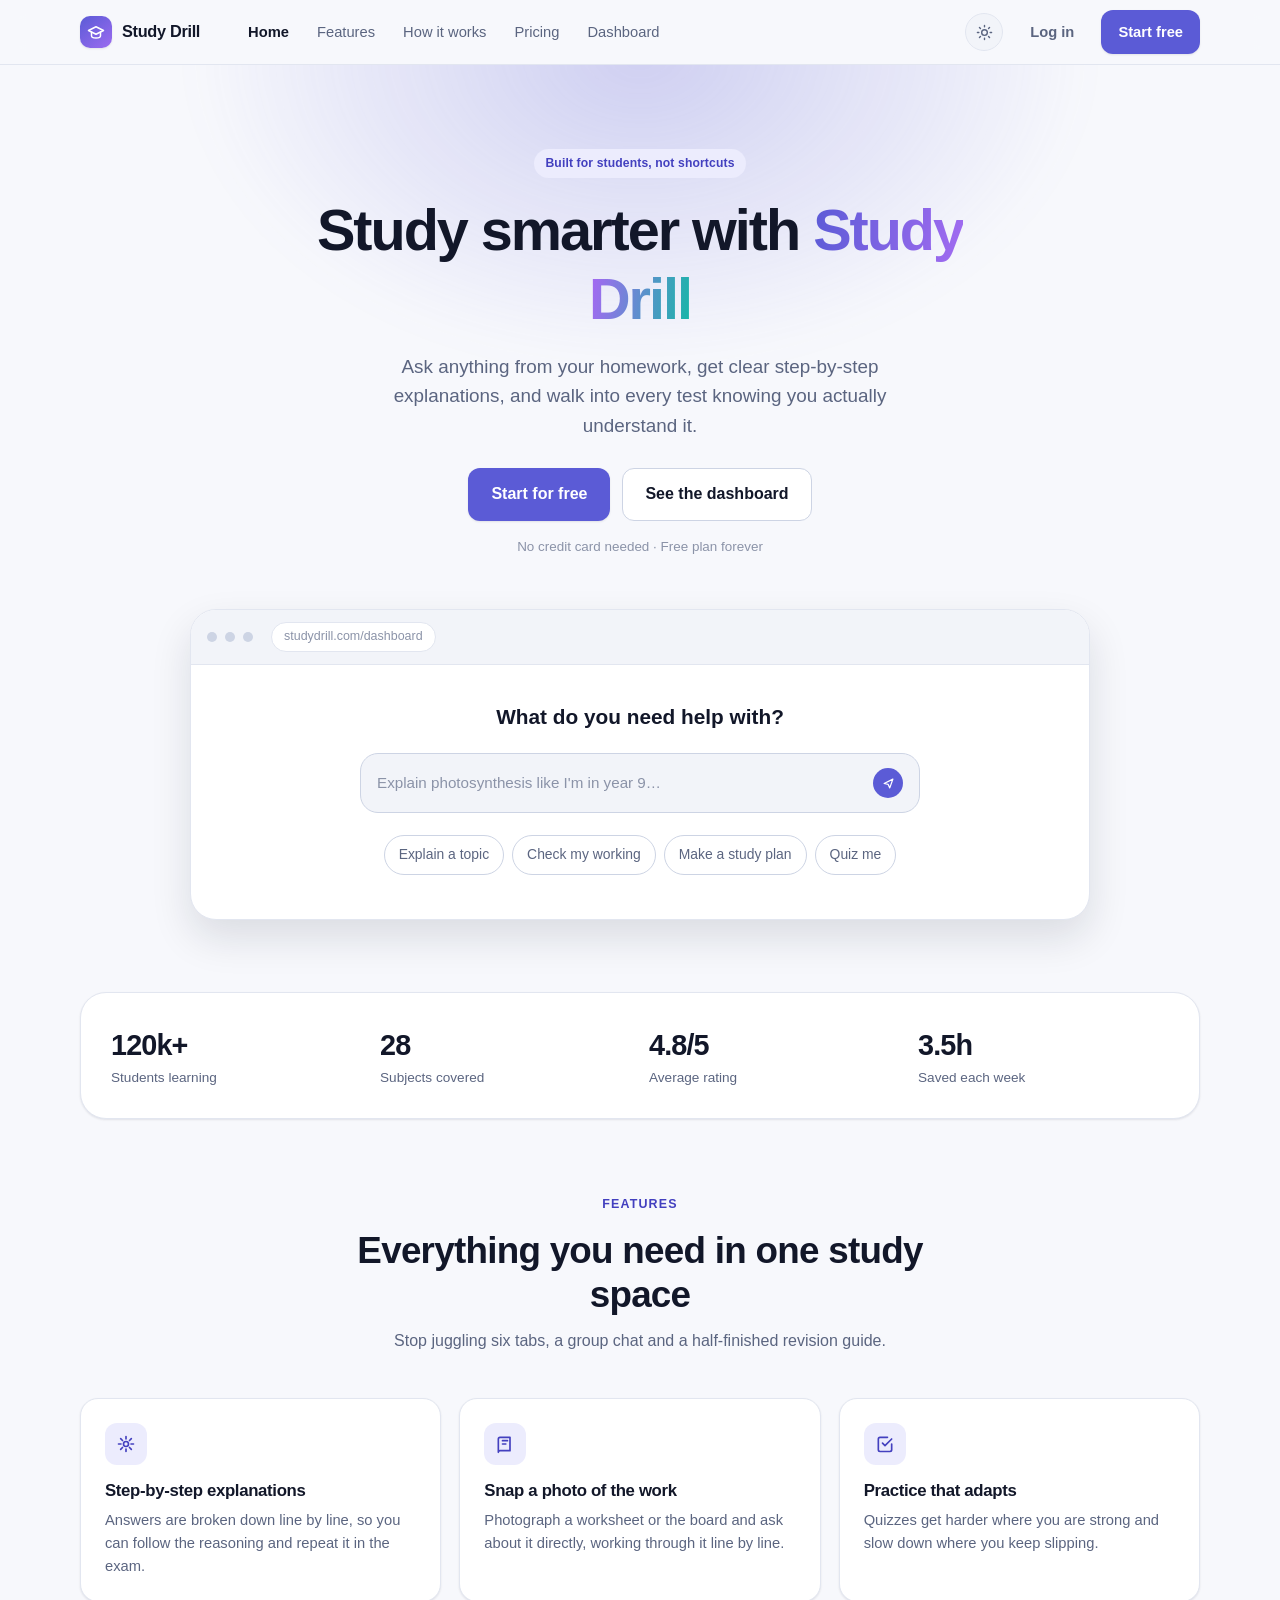
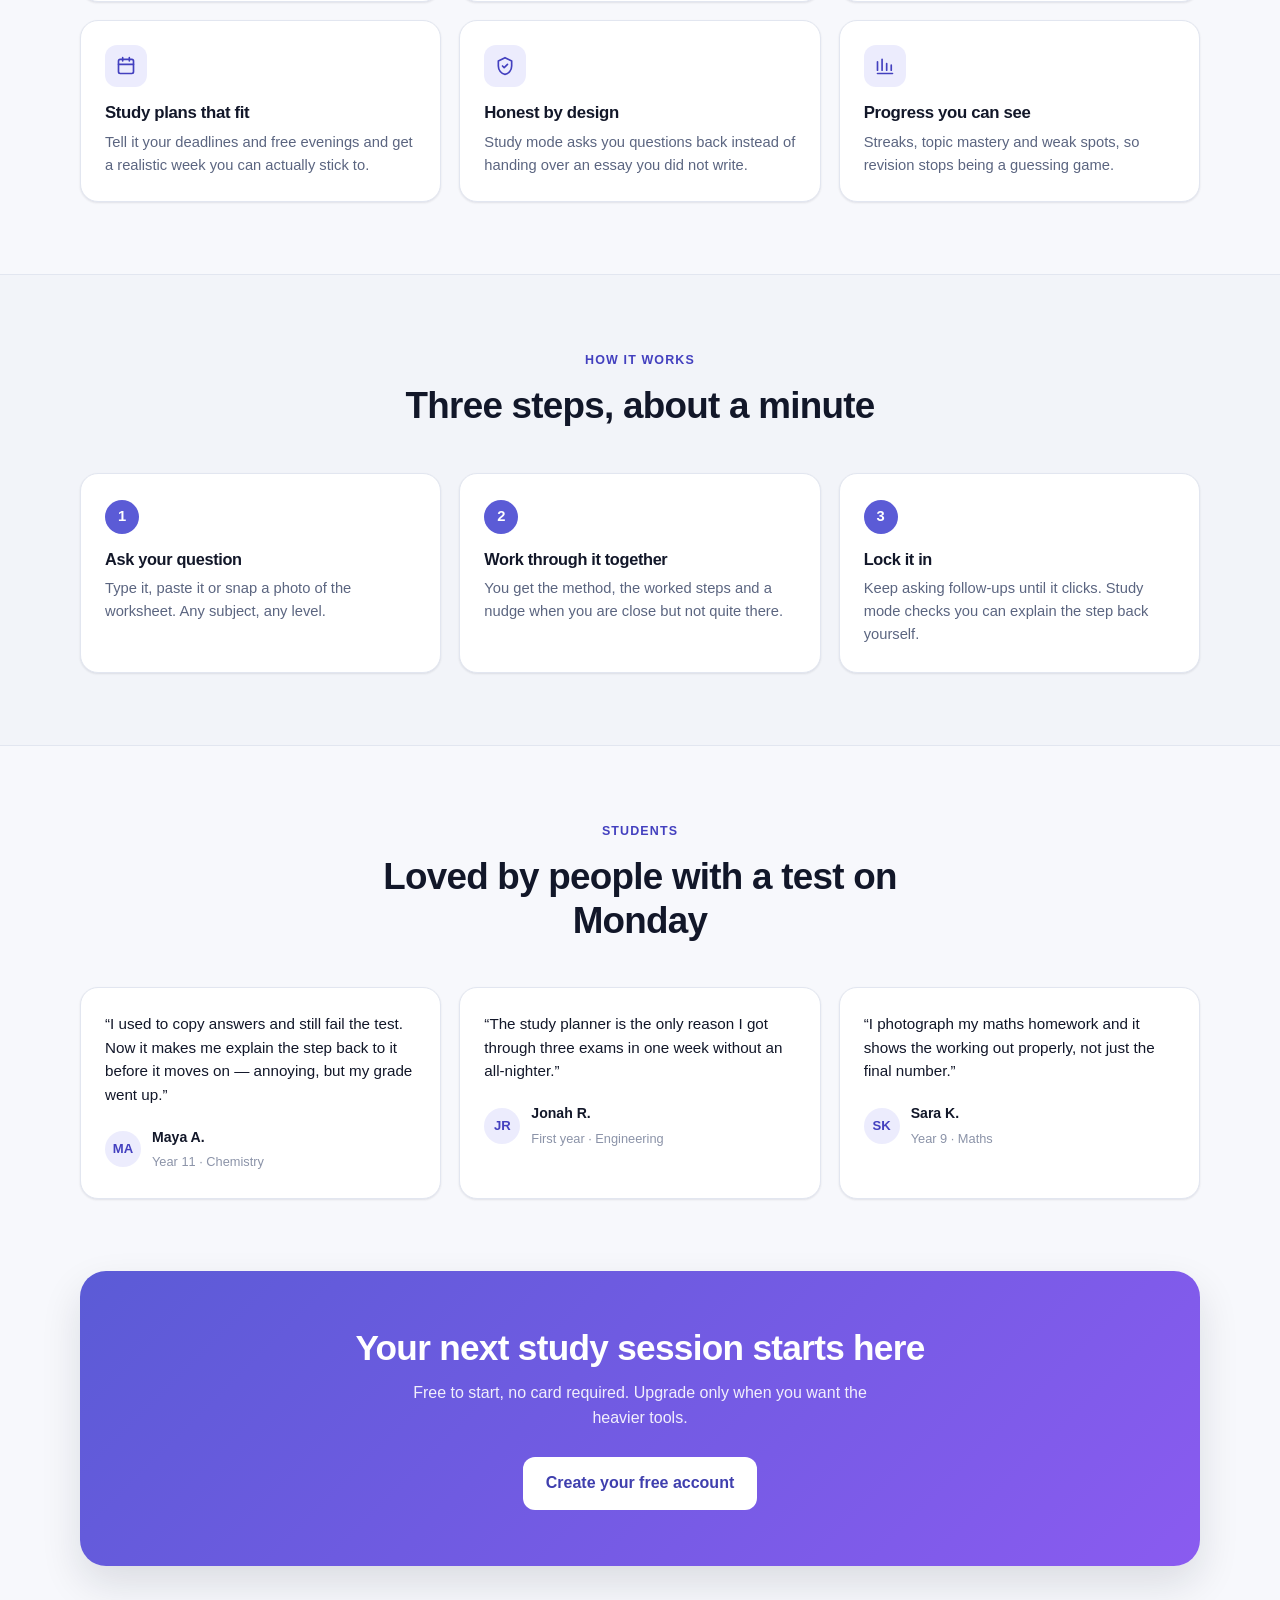
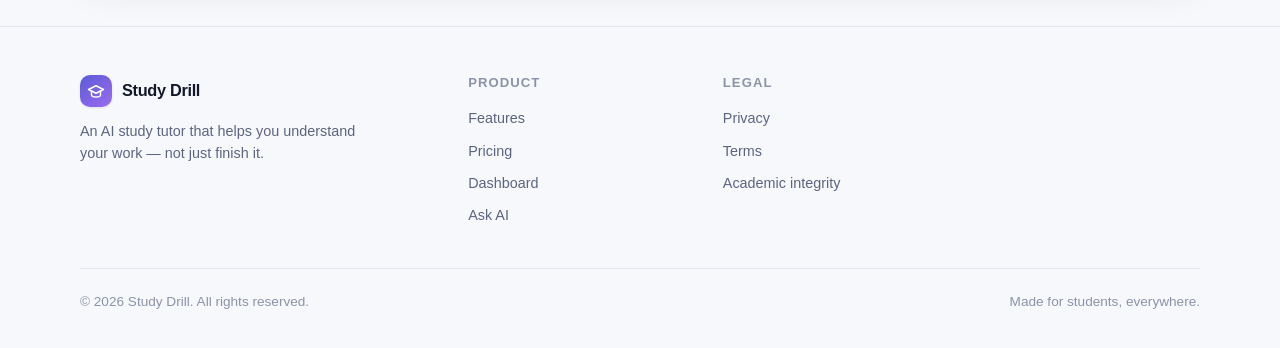
<file: index.html>
<!doctype html>
<html lang="en" data-theme="light">
<head>
<meta charset="utf-8" />
<meta name="viewport" content="width=device-width, initial-scale=1" />
<title>Study Drill — Your AI study tutor</title>
<meta name="description" content="Study Drill helps students understand homework, revise faster and stay on top of every subject — with step-by-step explanations instead of just answers." />
<link rel="icon" type="image/png" href="/favicon-96x96.png" sizes="96x96" />
<link rel="icon" type="image/svg+xml" href="/favicon.svg" />
<link rel="shortcut icon" href="/favicon.ico" />
<link rel="apple-touch-icon" sizes="180x180" href="/apple-touch-icon.png" />
<link rel="manifest" href="/site.webmanifest" />
<style data-sp="core">
/* ============================================================
   Study Drill — shared styles
   ============================================================ */

/* ---------- Tokens ---------- */
:root {
  --bg: #f7f8fc;
  --surface: #ffffff;
  --surface-2: #f2f4f9;
  --surface-3: #e9ecf5;
  --border: #e2e6f0;
  --border-strong: #cdd4e4;
  --text: #121729;
  --text-muted: #5b6580;
  --text-faint: #8b93a8;

  --brand: #5b5bd6;
  --brand-hover: #4b4bc4;
  --brand-soft: #ececfd;
  --brand-text: #4340bf;
  --accent: #14b8a6;
  --accent-soft: #dcfbf5;
  --warn-soft: #fff3da;
  --warn-text: #92610a;

  --shadow-sm: 0 1px 2px rgba(18, 23, 41, .06), 0 1px 3px rgba(18, 23, 41, .04);
  --shadow-md: 0 4px 12px rgba(18, 23, 41, .07), 0 2px 4px rgba(18, 23, 41, .04);
  --shadow-lg: 0 18px 40px rgba(18, 23, 41, .12);

  --r-sm: 8px;
  --r-md: 12px;
  --r-lg: 18px;
  --r-xl: 26px;

  --sidebar-w: 248px;
  --topbar-h: 64px;
  --maxw: 1160px;

  --font: "Inter", -apple-system, BlinkMacSystemFont, "Segoe UI", Roboto, Helvetica, Arial, sans-serif;
}

:root[data-theme="dark"] {
  --bg: #0d1017;
  --surface: #151923;
  --surface-2: #1b2130;
  --surface-3: #232a3c;
  --border: #262d3d;
  --border-strong: #38415a;
  --text: #eef1f8;
  --text-muted: #a2abc2;
  --text-faint: #7c869e;

  --brand: #7b7bf0;
  --brand-hover: #8d8df5;
  --brand-soft: #1e2140;
  --brand-text: #b3b3ff;
  --accent: #2dd4bf;
  --accent-soft: #10312f;
  --warn-soft: #3a2c0e;
  --warn-text: #f0c86a;

  --shadow-sm: 0 1px 2px rgba(0, 0, 0, .4);
  --shadow-md: 0 4px 14px rgba(0, 0, 0, .45);
  --shadow-lg: 0 20px 44px rgba(0, 0, 0, .55);
}

/* ---------- Base ---------- */
/* Components below set display, which would otherwise beat the hidden
   attribute and leave "hidden" elements on screen. */
[hidden] { display: none !important; }

*, *::before, *::after { box-sizing: border-box; }

html { -webkit-text-size-adjust: 100%; }

body {
  margin: 0;
  font-family: var(--font);
  background: var(--bg);
  color: var(--text);
  line-height: 1.55;
  -webkit-font-smoothing: antialiased;
}

h1, h2, h3, h4 { margin: 0; line-height: 1.2; letter-spacing: -.02em; font-weight: 650; }
p { margin: 0; }
a { color: inherit; text-decoration: none; }
img, svg { display: block; max-width: 100%; }
button, input, textarea, select { font: inherit; color: inherit; }

:focus-visible {
  outline: 2px solid var(--brand);
  outline-offset: 2px;
  border-radius: 4px;
}

.container { width: 100%; max-width: var(--maxw); margin-inline: auto; padding-inline: 20px; }
.muted { color: var(--text-muted); }
.faint { color: var(--text-faint); }
.center { text-align: center; }
.sr-only {
  position: absolute; width: 1px; height: 1px; padding: 0; margin: -1px;
  overflow: hidden; clip: rect(0 0 0 0); white-space: nowrap; border: 0;
}

/* ---------- Brand mark ---------- */
.brand { display: inline-flex; align-items: center; gap: 10px; font-weight: 700; letter-spacing: -.02em; }
.brand-mark {
  width: 32px; height: 32px; border-radius: 10px; flex: none;
  display: grid; place-items: center;
  background: linear-gradient(140deg, var(--brand), #9b6bf0);
  color: #fff; box-shadow: var(--shadow-sm);
}
.brand-mark svg { width: 18px; height: 18px; }
.brand-name { font-size: 1.02rem; white-space: nowrap; }

/* ---------- Buttons ---------- */
.btn {
  --btn-bg: var(--surface);
  --btn-fg: var(--text);
  --btn-bd: var(--border-strong);
  display: inline-flex; align-items: center; justify-content: center; gap: 8px;
  padding: 10px 16px; border-radius: var(--r-md);
  background: var(--btn-bg); color: var(--btn-fg);
  border: 1px solid var(--btn-bd);
  font-size: .92rem; font-weight: 560; cursor: pointer;
  transition: transform .12s ease, background .15s ease, border-color .15s ease, opacity .15s ease;
  white-space: nowrap;
}
.btn:hover { transform: translateY(-1px); }
.btn:active { transform: translateY(0); }
.btn svg { width: 16px; height: 16px; }

.btn-primary { --btn-bg: var(--brand); --btn-fg: #fff; --btn-bd: transparent; box-shadow: var(--shadow-sm); }
.btn-primary:hover { --btn-bg: var(--brand-hover); }
.btn-ghost { --btn-bg: transparent; --btn-bd: transparent; color: var(--text-muted); }
.btn-ghost:hover { --btn-bg: var(--surface-2); color: var(--text); }
.btn-soft { --btn-bg: var(--brand-soft); --btn-fg: var(--brand-text); --btn-bd: transparent; }
.btn-danger { --btn-fg: #d94a4a; --btn-bd: var(--border-strong); }
.btn-danger:hover { --btn-bg: rgba(217, 74, 74, .08); }
.btn-lg { padding: 13px 22px; font-size: 1rem; border-radius: var(--r-md); }
.btn-block { width: 100%; }

/* ---------- Form fields ---------- */
.field { display: block; margin-bottom: 16px; }
.field-label { display: block; font-size: .85rem; font-weight: 560; margin-bottom: 6px; }
.input, .select, .textarea {
  width: 100%; padding: 11px 13px;
  background: var(--surface); border: 1px solid var(--border-strong);
  border-radius: var(--r-md); font-size: .95rem;
  transition: border-color .15s ease, box-shadow .15s ease;
}
.input::placeholder, .textarea::placeholder { color: var(--text-faint); }
.input:focus, .select:focus, .textarea:focus {
  outline: none; border-color: var(--brand);
  box-shadow: 0 0 0 3px color-mix(in srgb, var(--brand) 18%, transparent);
}
.textarea { resize: vertical; min-height: 96px; }
.hint { font-size: .8rem; color: var(--text-faint); margin-top: 6px; }

/* Switch */
.switch { position: relative; display: inline-flex; flex: none; width: 44px; height: 26px; }
.switch input { position: absolute; opacity: 0; width: 100%; height: 100%; margin: 0; cursor: pointer; }
.switch span {
  position: absolute; inset: 0; border-radius: 999px;
  background: var(--surface-3); border: 1px solid var(--border-strong);
  transition: background .18s ease, border-color .18s ease; pointer-events: none;
}
.switch span::after {
  content: ""; position: absolute; top: 3px; left: 3px;
  width: 18px; height: 18px; border-radius: 50%; background: #fff;
  box-shadow: var(--shadow-sm); transition: transform .18s ease;
}
.switch input:checked + span { background: var(--brand); border-color: var(--brand); }
.switch input:checked + span::after { transform: translateX(18px); }
.switch input:focus-visible + span { outline: 2px solid var(--brand); outline-offset: 2px; }

/* ---------- Badges / chips ---------- */
.badge {
  display: inline-flex; align-items: center; gap: 6px;
  padding: 4px 10px; border-radius: 999px;
  font-size: .76rem; font-weight: 560; letter-spacing: .01em;
  background: var(--surface-2); color: var(--text-muted); border: 1px solid var(--border);
}
.badge-brand { background: var(--brand-soft); color: var(--brand-text); border-color: transparent; }
.badge-accent { background: var(--accent-soft); color: var(--accent); border-color: transparent; }
.badge-warn { background: var(--warn-soft); color: var(--warn-text); border-color: transparent; }

.chip {
  display: inline-flex; align-items: center; gap: 7px;
  padding: 8px 14px; border-radius: 999px; cursor: pointer;
  background: var(--surface); border: 1px solid var(--border-strong);
  font-size: .87rem; color: var(--text-muted);
  transition: border-color .15s ease, color .15s ease, background .15s ease;
}
.chip:hover { border-color: var(--brand); color: var(--text); background: var(--surface-2); }

/* ---------- Cards ---------- */
.card {
  background: var(--surface); border: 1px solid var(--border);
  border-radius: var(--r-lg); box-shadow: var(--shadow-sm);
}
.card-pad { padding: 22px; }

/* ---------- Theme toggle ---------- */
.theme-toggle {
  width: 38px; height: 38px; flex: none; display: grid; place-items: center;
  border-radius: 50%; cursor: pointer;
  background: var(--surface-2); border: 1px solid var(--border);
  color: var(--text-muted); transition: color .15s ease, border-color .15s ease;
}
.theme-toggle:hover { color: var(--text); border-color: var(--border-strong); }
.theme-toggle svg { width: 17px; height: 17px; }
:root[data-theme="dark"] .icon-sun, :root:not([data-theme="dark"]) .icon-moon { display: none; }

/* ============================================================
   Marketing site (landing / pricing / auth header)
   ============================================================ */
.site-header {
  position: sticky; top: 0; z-index: 40;
  background: color-mix(in srgb, var(--bg) 85%, transparent);
  backdrop-filter: blur(12px);
  border-bottom: 1px solid var(--border);
}
.site-header .container { display: flex; align-items: center; gap: 18px; height: var(--topbar-h); }
.site-nav { display: flex; align-items: center; gap: 4px; margin-left: 18px; }
.site-nav a {
  padding: 8px 12px; border-radius: var(--r-sm);
  font-size: .92rem; color: var(--text-muted); transition: color .15s ease, background .15s ease;
}
.site-nav a:hover { color: var(--text); background: var(--surface-2); }
.site-nav a[aria-current="page"] { color: var(--text); font-weight: 560; }
.header-actions { display: flex; align-items: center; gap: 10px; margin-left: auto; }

/* Account chip in the marketing header, shown once signed in */
.header-account {
  display: inline-flex; align-items: center; gap: 9px;
  padding: 5px 14px 5px 5px; border-radius: 999px;
  background: var(--surface-2); border: 1px solid var(--border);
  font-size: .88rem; font-weight: 540; color: var(--text);
  transition: border-color .15s ease, background .15s ease;
  max-width: 220px;
}
.header-account:hover { border-color: var(--border-strong); background: var(--surface-3); }
.header-account .avatar { width: 28px; height: 28px; font-size: .72rem; }
.header-account span:last-child {
  overflow: hidden; text-overflow: ellipsis; white-space: nowrap;
}
@media (max-width: 560px) { .header-account span:last-child { display: none; } }

.nav-toggle { display: none; }
.site-nav .nav-login { display: none; }

@media (max-width: 860px) {
  .site-nav {
    position: absolute; top: var(--topbar-h); left: 0; right: 0;
    flex-direction: column; align-items: stretch; gap: 2px; margin: 0; padding: 12px 20px 18px;
    background: var(--surface); border-bottom: 1px solid var(--border);
    box-shadow: var(--shadow-md);
  }
  .site-nav:not(.open) { display: none; }
  .site-nav a { padding: 12px; font-size: 1rem; }
  .header-actions .btn:not(.btn-primary) { display: none; }
  .nav-toggle { display: grid; }
  .site-nav .nav-login { display: block; color: var(--brand-text); font-weight: 560; }
}

/* Hero */
.hero { position: relative; overflow: hidden; padding: 84px 0 64px; }
.hero::before {
  content: ""; position: absolute; z-index: 0;
  top: -320px; left: 50%; transform: translateX(-50%);
  width: 900px; height: 620px; border-radius: 50%;
  background: radial-gradient(closest-side, color-mix(in srgb, var(--brand) 26%, transparent), transparent);
  filter: blur(18px); pointer-events: none;
}
.hero .container { position: relative; z-index: 1; }
.hero-inner { max-width: 760px; margin-inline: auto; text-align: center; }
.hero h1 { font-size: clamp(2.2rem, 6vw, 3.6rem); letter-spacing: -.035em; margin-bottom: 18px; }
.hero h1 .grad {
  background: linear-gradient(100deg, var(--brand), #a06bf0 60%, var(--accent));
  -webkit-background-clip: text; background-clip: text; color: transparent;
}
.hero-sub { font-size: clamp(1rem, 2.4vw, 1.18rem); color: var(--text-muted); max-width: 580px; margin: 0 auto 28px; }
.hero-cta { display: flex; flex-wrap: wrap; gap: 12px; justify-content: center; }
.hero-note { margin-top: 16px; font-size: .84rem; color: var(--text-faint); }

/* Hero preview panel */
.hero-preview {
  margin: 52px auto 0; max-width: 900px;
  background: var(--surface); border: 1px solid var(--border);
  border-radius: var(--r-xl); box-shadow: var(--shadow-lg); overflow: hidden;
}
.preview-bar {
  display: flex; align-items: center; gap: 8px;
  padding: 12px 16px; border-bottom: 1px solid var(--border); background: var(--surface-2);
}
.dot { width: 10px; height: 10px; border-radius: 50%; background: var(--border-strong); }
.preview-url {
  margin-left: 10px; font-size: .78rem; color: var(--text-faint);
  padding: 4px 12px; border-radius: 999px; background: var(--surface); border: 1px solid var(--border);
}
.preview-body { padding: 36px 28px 44px; text-align: center; }
.preview-body .preview-q { font-size: 1.3rem; font-weight: 600; margin-bottom: 20px; }
.preview-input {
  display: flex; align-items: center; gap: 12px; max-width: 560px; margin: 0 auto 22px;
  padding: 14px 16px; border-radius: var(--r-lg);
  background: var(--surface-2); border: 1px solid var(--border-strong);
  color: var(--text-faint); font-size: .95rem; text-align: left;
}
.preview-input .send {
  margin-left: auto; width: 30px; height: 30px; border-radius: 50%; flex: none;
  display: grid; place-items: center; background: var(--brand); color: #fff;
}
.preview-input .send svg { width: 15px; height: 15px; }
.preview-chips { display: flex; flex-wrap: wrap; gap: 8px; justify-content: center; }

/* Sections */
.section { padding: 72px 0; }
.section-head { max-width: 640px; margin: 0 auto 44px; text-align: center; }
.section-head h2 { font-size: clamp(1.7rem, 4vw, 2.3rem); margin-bottom: 12px; }
.section-head p { color: var(--text-muted); }
.eyebrow {
  display: inline-block; margin-bottom: 14px;
  font-size: .78rem; font-weight: 600; letter-spacing: .09em; text-transform: uppercase; color: var(--brand-text);
}

.grid { display: grid; gap: 18px; }
.grid-3 { grid-template-columns: repeat(3, 1fr); }
.grid-4 { grid-template-columns: repeat(4, 1fr); }
@media (max-width: 900px) { .grid-3, .grid-4 { grid-template-columns: repeat(2, 1fr); } }
@media (max-width: 600px) { .grid-3, .grid-4 { grid-template-columns: 1fr; } }

.feature { padding: 24px; }
.feature-icon {
  width: 42px; height: 42px; border-radius: var(--r-md); display: grid; place-items: center;
  background: var(--brand-soft); color: var(--brand-text); margin-bottom: 16px;
}
.feature-icon svg { width: 20px; height: 20px; }
.feature h3 { font-size: 1.05rem; margin-bottom: 8px; }
.feature p { font-size: .92rem; color: var(--text-muted); }

/* Steps */
.steps { counter-reset: step; }
.step { position: relative; padding: 26px 24px; }
.step-num {
  width: 34px; height: 34px; border-radius: 50%; display: grid; place-items: center;
  background: var(--brand); color: #fff; font-weight: 650; font-size: .92rem; margin-bottom: 16px;
}
.step h3 { font-size: 1.02rem; margin-bottom: 8px; }
.step p { font-size: .92rem; color: var(--text-muted); }

/* Stats strip */
.stats-strip {
  display: grid; grid-template-columns: repeat(4, 1fr); gap: 18px;
  padding: 30px; border-radius: var(--r-xl);
  background: var(--surface); border: 1px solid var(--border); box-shadow: var(--shadow-sm);
}
.stat-val { font-size: 1.8rem; font-weight: 680; letter-spacing: -.03em; }
.stat-lbl { font-size: .85rem; color: var(--text-muted); }
@media (max-width: 720px) { .stats-strip { grid-template-columns: repeat(2, 1fr); } }

/* Quote cards */
.quote { padding: 24px; }
.quote p { font-size: .95rem; margin-bottom: 18px; }
.quote-by { display: flex; align-items: center; gap: 11px; }
.avatar {
  width: 36px; height: 36px; border-radius: 50%; flex: none; display: grid; place-items: center;
  background: var(--brand-soft); color: var(--brand-text); font-size: .82rem; font-weight: 650;
}
.quote-by .name { font-size: .88rem; font-weight: 560; }
.quote-by .meta { font-size: .8rem; color: var(--text-faint); }

/* CTA band */
.cta-band {
  padding: 56px 32px; border-radius: var(--r-xl); text-align: center;
  background: linear-gradient(135deg, var(--brand), #8a5bf0);
  color: #fff; box-shadow: var(--shadow-lg);
}
.cta-band h2 { font-size: clamp(1.6rem, 4vw, 2.2rem); margin-bottom: 12px; }
.cta-band p { opacity: .9; max-width: 460px; margin: 0 auto 26px; }
.cta-band .btn { --btn-bg: #fff; --btn-fg: #3f3fae; --btn-bd: transparent; }

/* Footer */
.site-footer { border-top: 1px solid var(--border); padding: 48px 0 36px; margin-top: 40px; }
.footer-grid { display: grid; grid-template-columns: 1.6fr repeat(3, 1fr); gap: 32px; }
.footer-grid p { font-size: .9rem; color: var(--text-muted); margin-top: 12px; max-width: 280px; }
.footer-col h4 { font-size: .82rem; text-transform: uppercase; letter-spacing: .08em; color: var(--text-faint); margin-bottom: 12px; }
.footer-col a { display: block; font-size: .9rem; color: var(--text-muted); padding: 5px 0; }
.footer-col a:hover { color: var(--text); }
.footer-bottom {
  display: flex; flex-wrap: wrap; gap: 12px; justify-content: space-between;
  margin-top: 36px; padding-top: 22px; border-top: 1px solid var(--border);
  font-size: .85rem; color: var(--text-faint);
}
@media (max-width: 760px) { .footer-grid { grid-template-columns: 1fr 1fr; } }

/* ============================================================
   Auth page
   ============================================================ */
.auth-wrap { display: grid; grid-template-columns: 1fr 1fr; min-height: 100vh; }
.auth-aside {
  position: relative; overflow: hidden; padding: 48px;
  display: flex; flex-direction: column; justify-content: space-between;
  background: linear-gradient(150deg, #4b46c9, #7b4fd8 55%, #2fa8a0);
  color: #fff;
}
.auth-aside::after {
  content: ""; position: absolute; right: -140px; bottom: -160px;
  width: 420px; height: 420px; border-radius: 50%; background: rgba(255, 255, 255, .12);
}
.auth-aside-body { position: relative; z-index: 1; max-width: 400px; }
.auth-aside h2 { font-size: 2rem; margin-bottom: 14px; }
.auth-aside p { opacity: .88; }
.auth-points { list-style: none; padding: 0; margin: 28px 0 0; display: grid; gap: 14px; }
.auth-points li { display: flex; gap: 11px; align-items: flex-start; font-size: .94rem; opacity: .95; }
.auth-points svg { width: 18px; height: 18px; flex: none; margin-top: 2px; }
.auth-quote { position: relative; z-index: 1; font-size: .92rem; opacity: .9; max-width: 380px; }

.auth-main { display: flex; flex-direction: column; padding: 28px 24px 48px; }
.auth-top { display: flex; align-items: center; gap: 12px; }
.auth-top .theme-toggle { margin-left: auto; }
.auth-card { width: 100%; max-width: 396px; margin: auto; padding: 8px 0; }
.auth-card h1 { font-size: 1.7rem; margin-bottom: 8px; }
.auth-card .panel > .muted { font-size: .94rem; margin-bottom: 26px; }

.tabs {
  display: grid; grid-template-columns: 1fr 1fr; gap: 4px; padding: 4px; margin-bottom: 24px;
  background: var(--surface-2); border: 1px solid var(--border); border-radius: var(--r-md);
}
.tabs button {
  padding: 9px; border: 0; border-radius: var(--r-sm); background: transparent;
  color: var(--text-muted); font-size: .9rem; font-weight: 560; cursor: pointer;
  transition: background .15s ease, color .15s ease;
}
.tabs button[aria-selected="true"] { background: var(--surface); color: var(--text); box-shadow: var(--shadow-sm); }

.oauth-row { display: grid; gap: 10px; margin-bottom: 20px; }
.divider { display: flex; align-items: center; gap: 12px; margin: 20px 0; color: var(--text-faint); font-size: .8rem; }
.divider::before, .divider::after { content: ""; flex: 1; height: 1px; background: var(--border); }
.form-row { display: flex; align-items: center; justify-content: space-between; gap: 12px; margin-bottom: 18px; font-size: .86rem; }
.checkline { display: flex; align-items: center; gap: 8px; color: var(--text-muted); cursor: pointer; }
.auth-alt { margin-top: 22px; font-size: .9rem; color: var(--text-muted); text-align: center; }
.auth-alt button { background: none; border: 0; padding: 0; color: var(--brand-text); font-weight: 560; cursor: pointer; }
.link { color: var(--brand-text); font-weight: 560; }
.link:hover { text-decoration: underline; }

@media (max-width: 900px) { .auth-wrap { grid-template-columns: 1fr; } .auth-aside { display: none; } }

/* ============================================================
   App shell (dashboard / chat / settings)
   ============================================================ */
.app { min-height: 100vh; }

.sidebar {
  position: fixed; inset: 0 auto 0 0; z-index: 60;
  width: var(--sidebar-w); display: flex; flex-direction: column;
  padding: 18px 14px; background: var(--surface); border-right: 1px solid var(--border);
  overflow-y: auto; overscroll-behavior: contain;
}
.sidebar-brand { padding: 4px 8px 20px; }
.side-nav { display: grid; gap: 3px; }
.side-label {
  padding: 18px 10px 8px; font-size: .72rem; font-weight: 600;
  letter-spacing: .09em; text-transform: uppercase; color: var(--text-faint);
}
.side-link {
  display: flex; align-items: center; gap: 11px;
  padding: 9px 11px; border-radius: var(--r-md);
  font-size: .91rem; color: var(--text-muted);
  transition: background .15s ease, color .15s ease;
}
.side-link svg { width: 17px; height: 17px; flex: none; }
.side-link:hover { background: var(--surface-2); color: var(--text); }
.side-link[aria-current="page"] { background: var(--brand-soft); color: var(--brand-text); font-weight: 560; }
.side-link .count { margin-left: auto; font-size: .76rem; color: var(--text-faint); }

.side-foot { margin-top: auto; display: grid; gap: 12px; }
.usage-card { padding: 14px; border-radius: var(--r-md); background: var(--surface-2); border: 1px solid var(--border); }
.usage-top { display: flex; justify-content: space-between; align-items: center; font-size: .82rem; margin-bottom: 9px; }
.meter { height: 6px; border-radius: 999px; background: var(--surface-3); overflow: hidden; }
.meter i { display: block; height: 100%; border-radius: 999px; background: linear-gradient(90deg, var(--brand), #9b6bf0); }
.usage-card p { font-size: .78rem; color: var(--text-faint); margin-top: 9px; }

.user-pill {
  display: flex; align-items: center; gap: 10px; padding: 9px 10px;
  border-radius: var(--r-md); border: 1px solid var(--border); background: var(--surface);
}
.user-pill > span:last-child { min-width: 0; }
.user-pill .name { font-size: .87rem; font-weight: 560; line-height: 1.2; }
.user-pill .meta { font-size: .76rem; color: var(--text-faint); }

.app-main { margin-left: var(--sidebar-w); min-height: 100vh; display: flex; flex-direction: column; }

.topbar {
  position: sticky; top: 0; z-index: 30;
  display: flex; align-items: center; gap: 12px; height: var(--topbar-h);
  padding: 0 24px; border-bottom: 1px solid var(--border);
  background: color-mix(in srgb, var(--bg) 88%, transparent); backdrop-filter: blur(12px);
}
.topbar h1 { font-size: 1.05rem; font-weight: 620; }
.topbar .spacer { margin-left: auto; }
.topbar-actions { display: flex; align-items: center; gap: 10px; }

.icon-btn {
  width: 38px; height: 38px; flex: none; display: grid; place-items: center;
  border-radius: var(--r-md); cursor: pointer;
  background: transparent; border: 1px solid transparent; color: var(--text-muted);
  transition: background .15s ease, color .15s ease;
}
.icon-btn:hover { background: var(--surface-2); color: var(--text); }
.icon-btn svg { width: 19px; height: 19px; }

.menu-btn { display: none; }
.scrim { display: none; }

@media (max-width: 1000px) {
  .sidebar { transform: translateX(-100%); transition: transform .22s ease; box-shadow: var(--shadow-lg); }
  .sidebar.open { transform: none; }
  .app-main { margin-left: 0; }
  .menu-btn { display: grid; }
  .scrim.show { display: block; position: fixed; inset: 0; z-index: 50; background: rgba(8, 10, 18, .5); }
}

.page { flex: 1; width: 100%; max-width: 1000px; margin-inline: auto; padding: 32px 24px 64px; }

/* Keep the top bar from crowding on phones: actions collapse to icons. */
@media (max-width: 640px) {
  .topbar h1 { font-size: 1rem; }
  .topbar-actions { gap: 2px; }
  .topbar-actions .btn { font-size: 0; gap: 0; padding: 9px; border-radius: var(--r-md); }
  .topbar-actions .btn svg { width: 19px; height: 19px; }
}
@media (max-width: 640px) { .page { padding: 24px 16px 48px; } .topbar { padding: 0 14px; } }

/* ---------- Dashboard ---------- */
.greeting { margin-bottom: 26px; }
.greeting h2 { font-size: clamp(1.5rem, 4vw, 2rem); margin-bottom: 6px; }

.ask-box {
  padding: 20px; border-radius: var(--r-xl);
  background: var(--surface); border: 1px solid var(--border-strong);
  box-shadow: var(--shadow-md); transition: border-color .15s ease, box-shadow .15s ease;
}
.ask-box:focus-within { border-color: var(--brand); box-shadow: var(--shadow-md), 0 0 0 4px color-mix(in srgb, var(--brand) 14%, transparent); }
.ask-box textarea {
  width: 100%; border: 0; background: transparent; resize: none; outline: none;
  font-size: clamp(1.05rem, 2.6vw, 1.25rem); line-height: 1.5; min-height: 64px;
}
.ask-box textarea::placeholder { color: var(--text-faint); }
.ask-tools { display: flex; align-items: center; gap: 8px; margin-top: 12px; flex-wrap: wrap; }
.ask-tools .spacer { margin-left: auto; }
.tool-btn {
  display: inline-flex; align-items: center; gap: 7px;
  padding: 7px 12px; border-radius: 999px; cursor: pointer;
  background: var(--surface-2); border: 1px solid var(--border);
  font-size: .84rem; color: var(--text-muted); transition: color .15s ease, border-color .15s ease;
}
.tool-btn:hover { color: var(--text); border-color: var(--border-strong); }
.tool-btn svg { width: 15px; height: 15px; }
.send-btn {
  width: 40px; height: 40px; flex: none; display: grid; place-items: center;
  border-radius: 50%; border: 0; cursor: pointer;
  background: var(--brand); color: #fff; box-shadow: var(--shadow-sm);
  transition: background .15s ease, transform .12s ease;
}
.send-btn:hover { background: var(--brand-hover); transform: translateY(-1px); }
.send-btn svg { width: 17px; height: 17px; }

.suggest-row { display: flex; flex-wrap: wrap; gap: 9px; margin: 16px 0 34px; }

.section-title { display: flex; align-items: center; gap: 12px; margin: 34px 0 14px; }
.section-title h3 { font-size: 1.02rem; }
.section-title a { margin-left: auto; font-size: .86rem; color: var(--brand-text); font-weight: 560; }

.action-card { display: flex; gap: 14px; padding: 18px; transition: transform .14s ease, border-color .14s ease; }
.action-card:hover { transform: translateY(-2px); border-color: var(--border-strong); }
.action-icon {
  width: 38px; height: 38px; flex: none; border-radius: var(--r-md);
  display: grid; place-items: center; background: var(--brand-soft); color: var(--brand-text);
}
.action-icon svg { width: 18px; height: 18px; }
.action-card > span:last-child { display: block; min-width: 0; }
.action-card h4 { font-size: .95rem; margin-bottom: 4px; }
.action-card p { font-size: .85rem; color: var(--text-muted); }

.list { display: grid; gap: 10px; }
.list-item {
  display: flex; align-items: center; gap: 14px; padding: 14px 16px;
  background: var(--surface); border: 1px solid var(--border);
  border-radius: var(--r-md); transition: border-color .14s ease, background .14s ease;
}
.list-item:hover { border-color: var(--border-strong); background: var(--surface-2); }
.list-item .li-icon {
  width: 34px; height: 34px; flex: none; border-radius: var(--r-sm);
  display: grid; place-items: center; background: var(--surface-2); color: var(--text-muted);
}
.list-item .li-icon svg { width: 16px; height: 16px; }
.list-item .li-body { min-width: 0; display: block; }
.list-item .li-title {
  display: block; font-size: .92rem; font-weight: 540;
  white-space: nowrap; overflow: hidden; text-overflow: ellipsis;
}
.list-item .li-meta { display: block; font-size: .8rem; color: var(--text-faint); }
.list-item .li-right { margin-left: auto; font-size: .8rem; color: var(--text-faint); white-space: nowrap; }
@media (max-width: 520px) { .list-item .li-right { display: none; } }

.stat-card { padding: 18px; }
.stat-card .k { font-size: .82rem; color: var(--text-muted); margin-bottom: 6px; }
.stat-card .v { font-size: 1.6rem; font-weight: 680; letter-spacing: -.03em; }
.stat-card .d { font-size: .78rem; color: var(--accent); margin-top: 4px; }

/* ---------- Chat page ---------- */
.chat-layout { display: flex; flex-direction: column; flex: 1; min-height: 0; }
.chat-scroll { flex: 1; overflow-y: auto; padding: 28px 0 8px; }
.chat-inner { width: 100%; max-width: 760px; margin-inline: auto; padding-inline: 24px; }
@media (max-width: 640px) { .chat-inner { padding-inline: 16px; } }

.chat-empty { text-align: center; padding: 48px 0 32px; }
.chat-empty .orb {
  width: 60px; height: 60px; border-radius: 20px; margin: 0 auto 20px;
  display: grid; place-items: center; color: #fff;
  background: linear-gradient(140deg, var(--brand), #9b6bf0); box-shadow: var(--shadow-md);
}
.chat-empty .orb svg { width: 28px; height: 28px; }
.chat-empty h2 { font-size: 1.5rem; margin-bottom: 8px; }
.chat-empty p { color: var(--text-muted); max-width: 400px; margin: 0 auto; font-size: .95rem; }

.prompt-grid { display: grid; grid-template-columns: repeat(2, 1fr); gap: 10px; margin-top: 28px; text-align: left; }
@media (max-width: 600px) { .prompt-grid { grid-template-columns: 1fr; } }
.prompt-card {
  padding: 14px 16px; border-radius: var(--r-md); cursor: pointer;
  background: var(--surface); border: 1px solid var(--border);
  transition: border-color .14s ease, transform .14s ease;
}
.prompt-card:hover { border-color: var(--brand); transform: translateY(-1px); }
.prompt-card .t { display: block; font-size: .9rem; font-weight: 540; margin-bottom: 3px; }
.prompt-card .s { display: block; font-size: .82rem; color: var(--text-faint); }

.msg { display: flex; gap: 13px; margin-bottom: 26px; }
.msg-avatar {
  width: 30px; height: 30px; flex: none; border-radius: 9px;
  display: grid; place-items: center; font-size: .75rem; font-weight: 650;
}
.msg-avatar.you { background: var(--surface-3); color: var(--text-muted); }
.msg-avatar.ai { background: linear-gradient(140deg, var(--brand), #9b6bf0); color: #fff; }
.msg-avatar svg { width: 16px; height: 16px; }
.msg-body { min-width: 0; flex: 1; }
.msg-who { font-size: .82rem; font-weight: 600; margin-bottom: 5px; }
.msg-text { font-size: .95rem; color: var(--text-muted); }

/* The reply is the thing people actually read, so it gets full contrast
   and a little more weight than the surrounding interface text. */
.msg-ai .msg-text {
  color: var(--text);
  font-weight: 500;
  font-size: .97rem;
  line-height: 1.62;
}
/* Download PDF button under an answer */
.pdf-row { margin-top: 12px; }
.pdf-row .btn { gap: 7px; }
.pdf-row .pdf-quiet {
  padding: 6px 10px; font-size: .82rem; color: var(--text-faint);
  border-color: transparent; opacity: .75;
}
.pdf-row .pdf-quiet:hover { opacity: 1; color: var(--text); background: var(--surface-2); }
.pdf-row.prominent { margin-top: 14px; }

/* Formatted reply content */
.msg-text.rich { white-space: normal; }
.msg-text.rich .msg-h {
  font-weight: 650; font-size: 1.02em; color: var(--text);
  margin: 16px 0 6px; letter-spacing: -.01em;
}
.msg-text.rich .msg-h:first-child { margin-top: 0; }
.msg-text.rich .msg-gap { height: 10px; }
.msg-text.rich .msg-list { margin: 4px 0 4px; padding-left: 22px; }
.msg-text.rich .msg-list li { margin: 3px 0; }
.msg-text.rich strong { font-weight: 680; color: var(--text); }
.msg-text.rich code {
  font-family: ui-monospace, SFMono-Regular, Menlo, monospace;
  font-size: .9em; padding: 1px 5px; border-radius: 5px;
  background: var(--surface-2); border: 1px solid var(--border);
}

/* Photo attachments */
.msg-image {
  display: block; max-width: 260px; width: 100%; height: auto;
  border-radius: var(--r-md); border: 1px solid var(--border); margin-bottom: 10px;
}
.photo-chip {
  display: flex; align-items: center; gap: 10px;
  padding: 8px 10px; margin-bottom: 10px;
  background: var(--surface); border: 1px solid var(--border-strong);
  border-radius: var(--r-md); font-size: .85rem; color: var(--text-muted);
}
.photo-chip[hidden] { display: none; }
.photo-chip img { width: 38px; height: 38px; object-fit: cover; border-radius: var(--r-sm); flex: none; }
.photo-chip span { overflow: hidden; text-overflow: ellipsis; white-space: nowrap; }
.photo-remove {
  margin-left: auto; flex: none; width: 26px; height: 26px; border-radius: 50%;
  border: 0; cursor: pointer; background: var(--surface-2); color: var(--text-muted);
  font-size: 1.05rem; line-height: 1;
}
.photo-remove:hover { background: var(--surface-3); color: var(--text); }

/* Live chat message styling */
.msg-text { white-space: pre-wrap; }
.msg-text.error { color: #d94a4a; }
.msg-text.typing { display: flex; gap: 5px; align-items: center; height: 22px; }
.msg-text.typing span {
  width: 7px; height: 7px; border-radius: 50%; background: var(--text-faint);
  animation: sp-blink 1.2s infinite ease-in-out;
}
.msg-text.typing span:nth-child(2) { animation-delay: .18s; }
.msg-text.typing span:nth-child(3) { animation-delay: .36s; }
@keyframes sp-blink { 0%, 80%, 100% { opacity: .22; } 40% { opacity: 1; } }

.chat-notice {
  display: flex; flex-wrap: wrap; gap: 6px; align-items: center;
  padding: 12px 14px; margin-bottom: 18px;
  background: var(--brand-soft); color: var(--brand-text);
  border-radius: var(--r-md); font-size: .87rem;
}
.chat-notice[hidden] { display: none; }

.msg-placeholder {
  padding: 16px; border-radius: var(--r-md);
  background: var(--surface-2); border: 1px dashed var(--border-strong);
  font-size: .9rem; color: var(--text-faint);
}
.skeleton-line { height: 9px; border-radius: 999px; background: var(--surface-3); margin-bottom: 9px; }
.skeleton-line:nth-child(2) { width: 88%; }
.skeleton-line:nth-child(3) { width: 62%; margin-bottom: 0; }

.composer-wrap {
  position: sticky; bottom: 0;
  padding: 12px 0 20px;
  background: linear-gradient(to top, var(--bg) 62%, transparent);
}
.composer {
  display: flex; align-items: flex-end; gap: 10px; padding: 12px 12px 12px 16px;
  background: var(--surface); border: 1px solid var(--border-strong);
  border-radius: var(--r-lg); box-shadow: var(--shadow-md);
  transition: border-color .15s ease;
}
.composer:focus-within { border-color: var(--brand); }
.composer textarea {
  flex: 1; border: 0; background: transparent; outline: none; resize: none;
  font-size: .97rem; line-height: 1.5; max-height: 180px; padding: 6px 0;
}
.composer-foot {
  display: flex; align-items: center; gap: 10px; justify-content: space-between;
  margin-top: 10px; font-size: .78rem; color: var(--text-faint);
}
@media (max-width: 560px) {
  .composer-foot { flex-direction: column; align-items: flex-start; gap: 3px; }
  .chat-empty { padding-top: 24px; }
}

/* ---------- Pricing ---------- */
.billing-toggle {
  display: inline-flex; align-items: center; gap: 12px; margin: 0 auto 40px;
  padding: 6px 8px 6px 14px; border-radius: 999px;
  background: var(--surface); border: 1px solid var(--border); box-shadow: var(--shadow-sm);
  font-size: .9rem;
}
.billing-toggle .lbl { color: var(--text-muted); transition: color .15s ease; }
.billing-toggle .lbl.active { color: var(--text); font-weight: 560; }

.price-grid {
  display: grid; grid-template-columns: repeat(2, 1fr); gap: 20px; align-items: start;
  max-width: 760px; margin-inline: auto;
}
@media (max-width: 720px) { .price-grid { grid-template-columns: 1fr; max-width: 460px; } }

.plan { padding: 26px; display: flex; flex-direction: column; height: 100%; }
.price-grid { padding-top: 12px; }
.plan.featured { border-color: var(--brand); box-shadow: var(--shadow-lg); position: relative; }
.plan.featured::before {
  content: "Most popular"; position: absolute; top: -12px; left: 50%; transform: translateX(-50%);
  padding: 4px 12px; border-radius: 999px; background: var(--brand); color: #fff;
  font-size: .74rem; font-weight: 600; white-space: nowrap;
}
.plan h3 { font-size: 1.1rem; margin-bottom: 6px; }
.plan .plan-desc { font-size: .88rem; color: var(--text-muted); min-height: 40px; }
.plan .price { display: flex; align-items: baseline; gap: 6px; margin: 18px 0 4px; }
.plan .price .amt { font-size: 2.4rem; font-weight: 700; letter-spacing: -.04em; }
.plan .price .per { font-size: .88rem; color: var(--text-faint); }
.plan .price-note { font-size: .8rem; color: var(--text-faint); min-height: 20px; margin-bottom: 20px; }
.plan .btn { margin-bottom: 22px; }
.plan ul { list-style: none; padding: 0; margin: 0; display: grid; gap: 11px; }
.plan li { display: flex; gap: 10px; align-items: flex-start; font-size: .89rem; color: var(--text-muted); }
.plan li svg { width: 16px; height: 16px; flex: none; margin-top: 3px; color: var(--accent); }
.plan li.off { color: var(--text-faint); }
.plan li.off svg { color: var(--text-faint); }

.compare { width: 100%; border-collapse: collapse; font-size: .9rem; }
.compare th, .compare td { padding: 13px 16px; border-bottom: 1px solid var(--border); text-align: left; }
.compare th { font-size: .82rem; color: var(--text-faint); font-weight: 600; }
.compare td:not(:first-child), .compare th:not(:first-child) { text-align: center; }
.compare tbody td:first-child { color: var(--text-muted); }
.compare svg { width: 17px; height: 17px; display: inline-block; vertical-align: middle; }
.table-scroll { overflow-x: auto; border-radius: var(--r-lg); border: 1px solid var(--border); background: var(--surface); }

.faq { display: grid; gap: 10px; max-width: 720px; margin-inline: auto; }
.faq details {
  padding: 16px 20px; background: var(--surface);
  border: 1px solid var(--border); border-radius: var(--r-md);
}
.faq summary {
  cursor: pointer; font-size: .95rem; font-weight: 560; list-style: none;
  display: flex; align-items: center; gap: 12px;
}
.faq summary::-webkit-details-marker { display: none; }
.faq summary::after { content: "+"; margin-left: auto; color: var(--text-faint); font-size: 1.2rem; line-height: 1; }
.faq details[open] summary::after { content: "–"; }
.faq p { margin-top: 12px; font-size: .9rem; color: var(--text-muted); }

/* ---------- Settings ---------- */
.settings-layout { display: grid; grid-template-columns: 200px 1fr; gap: 28px; align-items: start; }
@media (max-width: 820px) { .settings-layout { grid-template-columns: 1fr; gap: 18px; } }

.settings-nav { display: grid; gap: 3px; position: sticky; top: calc(var(--topbar-h) + 20px); }
@media (max-width: 820px) {
  .settings-nav {
    position: static; grid-auto-flow: column; grid-auto-columns: max-content;
    overflow-x: auto; gap: 6px; padding-bottom: 6px;
  }
}
.settings-nav button {
  display: flex; align-items: center; gap: 10px; text-align: left;
  padding: 9px 12px; border-radius: var(--r-md); cursor: pointer;
  background: transparent; border: 1px solid transparent;
  font-size: .9rem; color: var(--text-muted); white-space: nowrap;
  transition: background .15s ease, color .15s ease;
}
.settings-nav button svg { width: 16px; height: 16px; flex: none; }
.settings-nav button:hover { background: var(--surface-2); color: var(--text); }
.settings-nav button[aria-selected="true"] { background: var(--brand-soft); color: var(--brand-text); font-weight: 560; }

.panel { display: none; }
.panel.active { display: block; }
.panel-card { padding: 24px; margin-bottom: 18px; }
.panel-card > h3 { font-size: 1.02rem; margin-bottom: 4px; }
.panel-card > .muted { font-size: .88rem; margin-bottom: 20px; }

.row {
  display: flex; align-items: center; gap: 16px;
  padding: 15px 0; border-top: 1px solid var(--border);
}
.row:first-of-type { border-top: 0; padding-top: 0; }
.row .row-body { min-width: 0; }
.row .row-title { font-size: .92rem; font-weight: 540; }
.row .row-desc { font-size: .84rem; color: var(--text-muted); }
.row .row-ctl { margin-left: auto; flex: none; }
@media (max-width: 520px) {
  .row { flex-wrap: wrap; }
  .row .row-ctl { margin-left: 0; width: 100%; }
  .row .row-ctl .select, .row .row-ctl .input { width: 100%; }
}

.form-grid { display: grid; grid-template-columns: 1fr 1fr; gap: 0 16px; }
@media (max-width: 600px) { .form-grid { grid-template-columns: 1fr; } }

.avatar-row { display: flex; align-items: center; gap: 16px; margin-bottom: 24px; flex-wrap: wrap; }
.avatar-lg {
  width: 62px; height: 62px; border-radius: 18px; flex: none; display: grid; place-items: center;
  background: linear-gradient(140deg, var(--brand), #9b6bf0); color: #fff; font-size: 1.3rem; font-weight: 650;
}

.theme-picker { display: grid; grid-template-columns: repeat(3, 1fr); gap: 12px; }
.theme-opt { cursor: pointer; }
.theme-opt input { position: absolute; opacity: 0; pointer-events: none; }
.theme-opt .swatch {
  height: 62px; border-radius: var(--r-md); border: 2px solid var(--border);
  overflow: hidden; display: flex; transition: border-color .15s ease;
}
.theme-opt .swatch .a, .theme-opt .swatch .b { flex: 1; }
.theme-opt input:checked + .swatch { border-color: var(--brand); }
.theme-opt .cap { display: block; text-align: center; font-size: .84rem; margin-top: 8px; color: var(--text-muted); }
.theme-opt input:checked ~ .cap { color: var(--text); font-weight: 540; }

.danger-zone { border-color: color-mix(in srgb, #d94a4a 30%, var(--border)); }

.save-bar {
  display: flex; gap: 10px; justify-content: flex-end; flex-wrap: wrap;
  padding-top: 4px;
}

/* ---------- UI-only notice ---------- */
.ui-note {
  display: flex; align-items: flex-start; gap: 10px;
  padding: 12px 14px; border-radius: var(--r-md); margin-bottom: 20px;
  background: var(--warn-soft); color: var(--warn-text);
  font-size: .85rem; border: 1px solid transparent;
}
.ui-note svg { width: 16px; height: 16px; flex: none; margin-top: 2px; }

@media (prefers-reduced-motion: reduce) {
  *, *::before, *::after { transition-duration: .01ms !important; animation-duration: .01ms !important; }
}

</style>
<script data-sp="theme">
/* Applies the saved theme before first paint to avoid a flash of the wrong theme. */
(function () {
  try {
    var saved = localStorage.getItem("sp-theme");
    var mode = saved || "system";
    var dark = mode === "dark" ||
      (mode === "system" && window.matchMedia("(prefers-color-scheme: dark)").matches);
    document.documentElement.setAttribute("data-theme", dark ? "dark" : "light");
  } catch (e) {
    document.documentElement.setAttribute("data-theme", "light");
  }
})();

</script>
</head>
<body>

<header class="site-header">
  <div class="container">
    <a class="brand" href="index.html">
      <span class="brand-mark" aria-hidden="true">
        <svg viewBox="0 0 24 24" fill="none" stroke="currentColor" stroke-width="2" stroke-linecap="round" stroke-linejoin="round"><path d="M22 10 12 5 2 10l10 5 10-5Z"/><path d="M6 12v5c0 1.7 2.7 3 6 3s6-1.3 6-3v-5"/></svg>
      </span>
      <span class="brand-name">Study Drill</span>
    </a>

    <nav class="site-nav" data-site-nav aria-label="Main">
      <a href="index.html" aria-current="page">Home</a>
      <a href="index.html#features">Features</a>
      <a href="index.html#how">How it works</a>
      <a href="pricing.html">Pricing</a>
      <a href="dashboard.html">Dashboard</a>
      <a class="nav-login" href="login.html" data-signed-out>Log in</a>
    </nav>

    <div class="header-actions">
      <button class="theme-toggle" data-theme-toggle aria-label="Toggle dark mode">
        <svg class="icon-sun" viewBox="0 0 24 24" fill="none" stroke="currentColor" stroke-width="2" stroke-linecap="round"><circle cx="12" cy="12" r="4"/><path d="M12 2v2M12 20v2M4.9 4.9l1.4 1.4M17.7 17.7l1.4 1.4M2 12h2M20 12h2M6.3 17.7l-1.4 1.4M19.1 4.9l-1.4 1.4"/></svg>
        <svg class="icon-moon" viewBox="0 0 24 24" fill="none" stroke="currentColor" stroke-width="2" stroke-linecap="round" stroke-linejoin="round"><path d="M21 12.8A9 9 0 1 1 11.2 3a7 7 0 0 0 9.8 9.8Z"/></svg>
      </button>
      <a class="btn btn-ghost" href="login.html" data-signed-out>Log in</a>
            <a class="header-account" href="dashboard.html" data-signed-in hidden>
        <span class="avatar" data-user-initials>SP</span>
        <span data-user-fullname>Account</span>
      </a>
      <a class="btn btn-primary" href="login.html#signup" data-signed-out>Start free</a>
      <button class="theme-toggle nav-toggle" data-nav-toggle aria-label="Menu" aria-expanded="false">
        <svg viewBox="0 0 24 24" fill="none" stroke="currentColor" stroke-width="2" stroke-linecap="round"><path d="M3 6h18M3 12h18M3 18h18"/></svg>
      </button>
    </div>
  </div>
</header>

<main>
  <!-- Hero -->
  <section class="hero">
    <div class="container">
      <div class="hero-inner">
        <span class="badge badge-brand">Built for students, not shortcuts</span>
        <h1 style="margin-top:18px">Study smarter with <span class="grad">Study Drill</span></h1>
        <p class="hero-sub">
          Ask anything from your homework, get clear step-by-step explanations, and walk into every test knowing you actually understand it.
        </p>
        <div class="hero-cta">
          <a class="btn btn-primary btn-lg" href="login.html#signup">Start for free</a>
          <a class="btn btn-lg" href="dashboard.html">See the dashboard</a>
        </div>
        <p class="hero-note">No credit card needed · Free plan forever</p>
      </div>

      <div class="hero-preview">
        <div class="preview-bar">
          <span class="dot"></span><span class="dot"></span><span class="dot"></span>
          <span class="preview-url">studydrill.com/dashboard</span>
        </div>
        <div class="preview-body">
          <p class="preview-q">What do you need help with?</p>
          <div class="preview-input">
            <span>Explain photosynthesis like I'm in year 9…</span>
            <span class="send" aria-hidden="true">
              <svg viewBox="0 0 24 24" fill="none" stroke="currentColor" stroke-width="2" stroke-linecap="round" stroke-linejoin="round"><path d="m5 12 14-7-5 14-2.5-5.5L5 12Z"/></svg>
            </span>
          </div>
          <div class="preview-chips">
            <span class="chip">Explain a topic</span>
            <span class="chip">Check my working</span>
            <span class="chip">Make a study plan</span>
            <span class="chip">Quiz me</span>
          </div>
        </div>
      </div>
    </div>
  </section>

  <!-- Stats -->
  <section class="container" style="margin-top:8px">
    <div class="stats-strip">
      <div><div class="stat-val">120k+</div><div class="stat-lbl">Students learning</div></div>
      <div><div class="stat-val">28</div><div class="stat-lbl">Subjects covered</div></div>
      <div><div class="stat-val">4.8/5</div><div class="stat-lbl">Average rating</div></div>
      <div><div class="stat-val">3.5h</div><div class="stat-lbl">Saved each week</div></div>
    </div>
  </section>

  <!-- Features -->
  <section class="section" id="features">
    <div class="container">
      <div class="section-head">
        <span class="eyebrow">Features</span>
        <h2>Everything you need in one study space</h2>
        <p>Stop juggling six tabs, a group chat and a half-finished revision guide.</p>
      </div>

      <div class="grid grid-3">
        <article class="card feature">
          <div class="feature-icon"><svg viewBox="0 0 24 24" fill="none" stroke="currentColor" stroke-width="2" stroke-linecap="round" stroke-linejoin="round"><path d="M12 3v3M12 18v3M3 12h3M18 12h3M5.6 5.6 7.8 7.8M16.2 16.2l2.2 2.2M5.6 18.4l2.2-2.2M16.2 7.8l2.2-2.2"/><circle cx="12" cy="12" r="3"/></svg></div>
          <h3>Step-by-step explanations</h3>
          <p>Answers are broken down line by line, so you can follow the reasoning and repeat it in the exam.</p>
        </article>

        <article class="card feature">
          <div class="feature-icon"><svg viewBox="0 0 24 24" fill="none" stroke="currentColor" stroke-width="2" stroke-linecap="round" stroke-linejoin="round"><path d="M4 19.5V6a2 2 0 0 1 2-2h12v16H6a2 2 0 0 0-2 2V19.5Z"/><path d="M9 8h6M9 12h4"/></svg></div>
          <h3>Snap a photo of the work</h3>
          <p>Photograph a worksheet or the board and ask about it directly, working through it line by line.</p>
        </article>

        <article class="card feature">
          <div class="feature-icon"><svg viewBox="0 0 24 24" fill="none" stroke="currentColor" stroke-width="2" stroke-linecap="round" stroke-linejoin="round"><path d="M9 11l3 3 8-8"/><path d="M20 12v7a2 2 0 0 1-2 2H6a2 2 0 0 1-2-2V6a2 2 0 0 1 2-2h9"/></svg></div>
          <h3>Practice that adapts</h3>
          <p>Quizzes get harder where you are strong and slow down where you keep slipping.</p>
        </article>

        <article class="card feature">
          <div class="feature-icon"><svg viewBox="0 0 24 24" fill="none" stroke="currentColor" stroke-width="2" stroke-linecap="round" stroke-linejoin="round"><rect x="3" y="4" width="18" height="17" rx="2"/><path d="M8 2v4M16 2v4M3 10h18"/></svg></div>
          <h3>Study plans that fit</h3>
          <p>Tell it your deadlines and free evenings and get a realistic week you can actually stick to.</p>
        </article>

        <article class="card feature">
          <div class="feature-icon"><svg viewBox="0 0 24 24" fill="none" stroke="currentColor" stroke-width="2" stroke-linecap="round" stroke-linejoin="round"><path d="M12 2 4 6v6c0 5 3.4 9.2 8 10 4.6-.8 8-5 8-10V6l-8-4Z"/><path d="m9 12 2 2 4-4"/></svg></div>
          <h3>Honest by design</h3>
          <p>Study mode asks you questions back instead of handing over an essay you did not write.</p>
        </article>

        <article class="card feature">
          <div class="feature-icon"><svg viewBox="0 0 24 24" fill="none" stroke="currentColor" stroke-width="2" stroke-linecap="round" stroke-linejoin="round"><path d="M3 17V7M8.5 17V4M14 17v-8M19.5 17V11"/><path d="M3 21h18"/></svg></div>
          <h3>Progress you can see</h3>
          <p>Streaks, topic mastery and weak spots, so revision stops being a guessing game.</p>
        </article>
      </div>
    </div>
  </section>

  <!-- How it works -->
  <section class="section" id="how" style="background:var(--surface-2);border-block:1px solid var(--border)">
    <div class="container">
      <div class="section-head">
        <span class="eyebrow">How it works</span>
        <h2>Three steps, about a minute</h2>
      </div>

      <div class="grid grid-3 steps">
        <article class="card step">
          <div class="step-num">1</div>
          <h3>Ask your question</h3>
          <p>Type it, paste it or snap a photo of the worksheet. Any subject, any level.</p>
        </article>
        <article class="card step">
          <div class="step-num">2</div>
          <h3>Work through it together</h3>
          <p>You get the method, the worked steps and a nudge when you are close but not quite there.</p>
        </article>
        <article class="card step">
          <div class="step-num">3</div>
          <h3>Lock it in</h3>
          <p>Keep asking follow-ups until it clicks. Study mode checks you can explain the step back yourself.</p>
        </article>
      </div>
    </div>
  </section>

  <!-- Testimonials -->
  <section class="section">
    <div class="container">
      <div class="section-head">
        <span class="eyebrow">Students</span>
        <h2>Loved by people with a test on Monday</h2>
      </div>

      <div class="grid grid-3">
        <article class="card quote">
          <p>“I used to copy answers and still fail the test. Now it makes me explain the step back to it before it moves on — annoying, but my grade went up.”</p>
          <div class="quote-by">
            <span class="avatar">MA</span>
            <span><span class="name">Maya A.</span><br /><span class="meta">Year 11 · Chemistry</span></span>
          </div>
        </article>

        <article class="card quote">
          <p>“The study planner is the only reason I got through three exams in one week without an all-nighter.”</p>
          <div class="quote-by">
            <span class="avatar">JR</span>
            <span><span class="name">Jonah R.</span><br /><span class="meta">First year · Engineering</span></span>
          </div>
        </article>

        <article class="card quote">
          <p>“I photograph my maths homework and it shows the working out properly, not just the final number.”</p>
          <div class="quote-by">
            <span class="avatar">SK</span>
            <span><span class="name">Sara K.</span><br /><span class="meta">Year 9 · Maths</span></span>
          </div>
        </article>
      </div>
    </div>
  </section>

  <!-- CTA -->
  <section class="container" style="padding-bottom:20px">
    <div class="cta-band">
      <h2>Your next study session starts here</h2>
      <p>Free to start, no card required. Upgrade only when you want the heavier tools.</p>
      <a class="btn btn-lg" href="login.html#signup">Create your free account</a>
    </div>
  </section>
</main>

<footer class="site-footer">
  <div class="container">
    <div class="footer-grid">
      <div>
        <a class="brand" href="index.html">
          <span class="brand-mark" aria-hidden="true">
            <svg viewBox="0 0 24 24" fill="none" stroke="currentColor" stroke-width="2" stroke-linecap="round" stroke-linejoin="round"><path d="M22 10 12 5 2 10l10 5 10-5Z"/><path d="M6 12v5c0 1.7 2.7 3 6 3s6-1.3 6-3v-5"/></svg>
          </span>
          <span class="brand-name">Study Drill</span>
        </a>
        <p>An AI study tutor that helps you understand your work — not just finish it.</p>
      </div>

      <div class="footer-col">
        <h4>Product</h4>
        <a href="index.html#features">Features</a>
        <a href="pricing.html">Pricing</a>
        <a href="dashboard.html">Dashboard</a>
        <a href="chat.html">Ask AI</a>
      </div>

      <div class="footer-col">
        <h4>Legal</h4>
        <a href="legal.html#privacy">Privacy</a>
        <a href="legal.html#terms">Terms</a>
        <a href="legal.html#integrity">Academic integrity</a>
      </div>
    </div>

    <div class="footer-bottom">
      <span>© <span data-year>2026</span> Study Drill. All rights reserved.</span>
      <span>Made for students, everywhere.</span>
    </div>
  </div>
</footer>

<script data-sp="app">
/* ============================================================
   Study Drill — UI behaviour and OpenAI chat
   ------------------------------------------------------------
   The API key is never stored in these files. It is entered in
   Settings and kept in this browser's localStorage, so each
   person using the site supplies and uses their own key.
   ============================================================ */
(function () {
  "use strict";

  var $  = function (sel, root) { return (root || document).querySelector(sel); };
  var $$ = function (sel, root) { return Array.prototype.slice.call((root || document).querySelectorAll(sel)); };

  /* ---------- Stored settings ---------- */
  var KEY_STORE    = "sp-openai-key";
  var MODEL_STORE  = "sp-model";
  var USAGE_STORE  = "sp-usage";
  var THEME_KEY    = "sp-theme";
  var DEFAULT_MODEL = "gpt-4o-mini";
  var MONTHLY_LIMIT = 30;
  var API_URL   = "https://api.openai.com/v1/chat/completions";
  var PROXY_URL = "/api/chat";   // Vercel function that holds the server key
  var hasProxy  = false;

  /* Is the serverless function deployed alongside this page? A GET returns 405
     from our own function and 404 when it is not there at all. */
  function probeProxy() {
    if (location.protocol.indexOf("http") !== 0) return Promise.resolve(false);
    return fetch(PROXY_URL, { method: "GET" })
      .then(function (r) { return r.status !== 404; })
      .catch(function () { return false; });
  }

  function read(k)    { try { return localStorage.getItem(k); } catch (e) { return null; } }
  function write(k,v) { try { localStorage.setItem(k, v); } catch (e) { /* private mode */ } }
  function drop(k)    { try { localStorage.removeItem(k); } catch (e) { /* private mode */ } }

  function getKey()   { return (read(KEY_STORE) || "").trim(); }
  function getModel() { return (read(MODEL_STORE) || "").trim() || DEFAULT_MODEL; }

  /* ---------- Supabase ----------
     The publishable key is meant to live in front-end code. Every table is
     protected by row level security, so a signed-in person can only ever read
     or change their own row. */
  var SB_URL = "https://dklkiwltrtvqlbpzrmui.supabase.co";
  var SB_KEY = "sb_publishable_acGeTcCVhbZzqez5QxSUKw_xTG5b7t_";
  var SESSION_STORE = "sp-session";

  function sbHeaders(token) {
    return {
      "apikey": SB_KEY,
      "Authorization": "Bearer " + (token || SB_KEY),
      "Content-Type": "application/json"
    };
  }

  function getSession() {
    try {
      var s = JSON.parse(read(SESSION_STORE) || "null");
      if (s && s.access_token) return s;
    } catch (e) { /* corrupt, treat as signed out */ }
    return null;
  }

  function setSession(s) {
    if (!s) { drop(SESSION_STORE); return; }
    s.expires_at = s.expires_at || (Math.floor(Date.now() / 1000) + (s.expires_in || 3600));
    write(SESSION_STORE, JSON.stringify(s));
  }

  function signedIn() { return !!getSession(); }

  function currentUser() {
    var s = getSession();
    return s && s.user ? s.user : null;
  }

  function authError(res, body) {
    try {
      var j = JSON.parse(body);
      return j.error_description || j.msg || j.message || (j.error && j.error.message) || null;
    } catch (e) { return null; }
  }

  function signUp(email, password) {
    return fetch(SB_URL + "/auth/v1/signup", {
      method: "POST",
      headers: sbHeaders(),
      body: JSON.stringify({ email: email, password: password })
    }).then(function (res) {
      return res.text().then(function (body) {
        if (!res.ok) throw new Error(authError(res, body) || "Could not create that account.");
        var data = JSON.parse(body);
        // With email confirmation on, no session comes back until they confirm.
        if (data.access_token) { setSession(data); return { confirmed: true }; }
        return { confirmed: false };
      });
    });
  }

  function signIn(email, password) {
    return fetch(SB_URL + "/auth/v1/token?grant_type=password", {
      method: "POST",
      headers: sbHeaders(),
      body: JSON.stringify({ email: email, password: password })
    }).then(function (res) {
      return res.text().then(function (body) {
        if (!res.ok) throw new Error(authError(res, body) || "Could not sign in.");
        setSession(JSON.parse(body));
        return true;
      });
    });
  }

  function signOut() {
    var s = getSession();
    setSession(null);
    drop(USAGE_STORE);
    drop(PLAN_STORE);
    if (!s) return Promise.resolve();
    return fetch(SB_URL + "/auth/v1/logout", {
      method: "POST", headers: sbHeaders(s.access_token)
    }).catch(function () { /* local sign-out already done */ });
  }

  function refreshSession() {
    var s = getSession();
    if (!s || !s.refresh_token) return Promise.resolve(null);
    if (s.expires_at && s.expires_at - 60 > Math.floor(Date.now() / 1000)) return Promise.resolve(s);

    return fetch(SB_URL + "/auth/v1/token?grant_type=refresh_token", {
      method: "POST",
      headers: sbHeaders(),
      body: JSON.stringify({ refresh_token: s.refresh_token })
    }).then(function (res) {
      if (!res.ok) { setSession(null); return null; }
      return res.json().then(function (data) { setSession(data); return data; });
    }).catch(function () { return s; });
  }

  /* Pulls this user's real count from Supabase and caches it locally so the
     number paints instantly on the next page load. */
  function syncUsage() {
    var s = getSession();
    if (!s) return Promise.resolve(null);

    return fetch(SB_URL + "/rest/v1/question_usage?select=month,used", {
      headers: sbHeaders(s.access_token)
    }).then(function (res) {
      if (!res.ok) return null;
      return res.json();
    }).then(function (rows) {
      if (!rows || !rows.length) return null;
      var row = rows[0];
      var used = row.month === monthStamp() ? (parseInt(row.used, 10) || 0) : 0;
      write(USAGE_STORE, JSON.stringify({ month: monthStamp(), used: used }));
      renderUsage();
      return used;
    }).catch(function () { return null; });
  }

  function remoteCount() {
    var s = getSession();
    if (!s) return Promise.reject(new Error("signed out"));

    return fetch(SB_URL + "/rest/v1/rpc/increment_question_usage", {
      method: "POST",
      headers: sbHeaders(s.access_token),
      body: JSON.stringify({ p_month: monthStamp() })
    }).then(function (res) {
      if (!res.ok) throw new Error("rpc failed");
      return res.json();
    }).then(function (used) {
      // PostgREST can hand back a bare number, a string, or an array wrapper.
      var n = Array.isArray(used) ? used[0] : used;
      n = typeof n === "number" ? n : parseInt(n, 10);
      if (!isFinite(n)) return getUsage().used;

      write(USAGE_STORE, JSON.stringify({ month: monthStamp(), used: n }));
      renderUsage();
      return n;
    });
  }

  /* ---------- Usage counter ----------
     Counts answered questions per browser, and rolls over on its
     own the first time the page is opened in a new month. */
  function monthStamp() {
    var d = new Date();
    return d.getFullYear() + "-" + (d.getMonth() + 1);
  }

  function getUsage() {
    var now = monthStamp();
    try {
      var raw = JSON.parse(read(USAGE_STORE) || "null");
      if (raw && raw.month === now) {
        var n = parseInt(raw.used, 10);
        return { month: now, used: isFinite(n) ? n : 0 };
      }
    } catch (e) { /* corrupt value, start fresh */ }
    return { month: now, used: 0 };
  }

  function countQuestion() {
    // Server is the source of truth; local bump keeps the UI instant and is
    // the fallback when the row cannot be reached.
    var u = getUsage();
    u.used += 1;
    write(USAGE_STORE, JSON.stringify(u));
    renderUsage();
    // When the server function is in play it does the counting, so the browser
    // must not also increment the row or every question would count twice.
    if (signedIn() && !hasProxy) remoteCount().catch(function () { /* keep the local count */ });
    return u;
  }

  function resetLabel() {
    var d = new Date(), next = new Date(d.getFullYear(), d.getMonth() + 1, 1);
    return "Resets " + next.getDate() + " " +
      ["Jan","Feb","Mar","Apr","May","Jun","Jul","Aug","Sep","Oct","Nov","Dec"][next.getMonth()];
  }

  function renderUsage() {
    var u = getUsage();
    var left = Math.max(0, MONTHLY_LIMIT - u.used);
    var pct  = Math.min(100, Math.round((u.used / MONTHLY_LIMIT) * 100));

    if (isPlus()) {
      $$("[data-usage-used]").forEach(function (e) { e.textContent = u.used; });
      $$("[data-usage-limit]").forEach(function (e) { e.textContent = "\u221e"; });
      $$("[data-usage-count]").forEach(function (e) { e.textContent = u.used + " asked"; });
      $$("[data-usage-bar]").forEach(function (e) { e.style.width = "100%"; });
      $$("[data-usage-note]").forEach(function (e) { e.textContent = "Unlimited on Plus"; });
      $$("[data-usage-left]").forEach(function (e) { e.textContent = "Unlimited questions"; });
      $$("[data-usage-used-text]").forEach(function (e) { e.textContent = u.used + " questions asked this month"; });
      $$("[data-usage-reset]").forEach(function (e) { e.textContent = ""; });
      return;
    }

    $$("[data-usage-used]").forEach(function (e) { e.textContent = u.used; });
    $$("[data-usage-limit]").forEach(function (e) { e.textContent = MONTHLY_LIMIT; });
    $$("[data-usage-count]").forEach(function (e) { e.textContent = u.used + " / " + MONTHLY_LIMIT; });
    $$("[data-usage-bar]").forEach(function (e) { e.style.width = pct + "%"; });
    $$("[data-usage-note]").forEach(function (e) { e.textContent = left + " left this month"; });
    $$("[data-usage-left]").forEach(function (e) { e.textContent = left + " of " + MONTHLY_LIMIT + " questions left"; });
    $$("[data-usage-used-text]").forEach(function (e) { e.textContent = u.used + " of " + MONTHLY_LIMIT + " questions used"; });
    $$("[data-usage-reset]").forEach(function (e) { e.textContent = resetLabel(); });
  }

  /* ---------- Theme ---------- */
  function readTheme() { return read(THEME_KEY) || "system"; }

  function applyTheme(mode) {
    var dark = mode === "dark" ||
      (mode === "system" && window.matchMedia("(prefers-color-scheme: dark)").matches);
    document.documentElement.setAttribute("data-theme", dark ? "dark" : "light");
    write(THEME_KEY, mode);
  }

  function initTheme() {
    applyTheme(readTheme());

    $$("[data-theme-toggle]").forEach(function (btn) {
      btn.addEventListener("click", function () {
        var isDark = document.documentElement.getAttribute("data-theme") === "dark";
        applyTheme(isDark ? "light" : "dark");
        syncThemePicker();
      });
    });

    $$("[data-theme-set]").forEach(function (input) {
      input.addEventListener("change", function () {
        if (input.checked) applyTheme(input.value);
      });
    });
    syncThemePicker();

    window.matchMedia("(prefers-color-scheme: dark)").addEventListener("change", function () {
      if (readTheme() === "system") applyTheme("system");
    });
  }

  function syncThemePicker() {
    var mode = readTheme();
    $$("[data-theme-set]").forEach(function (input) { input.checked = input.value === mode; });
  }

  /* ---------- Marketing header (mobile menu) ---------- */
  function initSiteNav() {
    var toggle = $("[data-nav-toggle]");
    var nav = $("[data-site-nav]");
    if (!toggle || !nav) return;

    toggle.addEventListener("click", function () {
      var open = nav.classList.toggle("open");
      toggle.setAttribute("aria-expanded", String(open));
    });
  }

  /* ---------- App sidebar (mobile drawer) ---------- */
  function initSidebar() {
    var sidebar = $("[data-sidebar]");
    var scrim = $("[data-scrim]");
    if (!sidebar) return;

    function close() {
      sidebar.classList.remove("open");
      if (scrim) scrim.classList.remove("show");
    }

    $$("[data-menu-btn]").forEach(function (btn) {
      btn.addEventListener("click", function () {
        sidebar.classList.toggle("open");
        if (scrim) scrim.classList.toggle("show");
      });
    });

    if (scrim) scrim.addEventListener("click", close);
    document.addEventListener("keydown", function (e) { if (e.key === "Escape") close(); });
    window.addEventListener("resize", function () { if (window.innerWidth > 1000) close(); });
  }

  /* ---------- Tab groups (auth, settings) ---------- */
  function initTabs() {
    var groups = {};

    $$("[data-tab-group]").forEach(function (btn) {
      var group = btn.getAttribute("data-tab-group");
      groups[group] = true;
      btn.addEventListener("click", function () {
        selectTab(group, btn.getAttribute("data-tab"));
      });
    });

    Object.keys(groups).forEach(function (group) {
      var hashed = $('[data-panel-group="' + group + '"][data-tab-hash]');
      var wanted = location.hash.replace("#", "");
      if (hashed && wanted && $('[data-panel-group="' + group + '"][data-panel="' + wanted + '"]')) {
        selectTab(group, wanted);
      }
    });
  }

  function selectTab(group, name) {
    $$('[data-tab-group="' + group + '"]').forEach(function (btn) {
      if (btn.hasAttribute("aria-selected")) {
        btn.setAttribute("aria-selected", String(btn.getAttribute("data-tab") === name));
      }
    });
    $$('[data-panel-group="' + group + '"]').forEach(function (panel) {
      panel.classList.toggle("active", panel.getAttribute("data-panel") === name);
      if (panel.hasAttribute("data-tab-hash") && panel.getAttribute("data-panel") === name) {
        history.replaceState(null, "", "#" + name);
      }
    });
  }

  /* ---------- Pricing: monthly / yearly ---------- */
  function initBilling() {
    var toggle = $("[data-billing-toggle]");
    if (!toggle) return;

    function render() {
      var yearly = toggle.checked;
      $$("[data-monthly]").forEach(function (el) {
        el.textContent = yearly ? el.getAttribute("data-yearly") : el.getAttribute("data-monthly");
      });
      $$("[data-price-note]").forEach(function (el) {
        el.textContent = yearly ? el.getAttribute("data-note-yearly") : el.getAttribute("data-note-monthly");
      });
      $$("[data-billing-label]").forEach(function (el) {
        el.classList.toggle("active", el.getAttribute("data-billing-label") === (yearly ? "yearly" : "monthly"));
      });
    }

    toggle.addEventListener("change", render);
    render();
  }

  /* ---------- Pricing buttons ----------
     Signed-out visitors should sign up. Signed-in ones were being bounced to
     the login page and straight back, so send them somewhere real instead. */
  function initPricingCtas() {
    var ctas = $$("[data-plan-cta]");
    if (!ctas.length) return;

    var note = $("[data-checkout-note]");

    function say(msg) {
      if (!note) return;
      note.textContent = msg;
      note.hidden = !msg;
    }

    // Signed out: the buttons already point at sign-up, which is right.
    if (!signedIn()) return;

    // Check the plan with the server first. Relying on the cached value meant
    // a paying customer could be shown "Get Plus" and charged twice.
    Promise.all([probeProxy(), syncPlan()]).then(function (results) {
      var hasFunctions = results[0];
      if (!hasFunctions) {
        ctas.forEach(function (a) {
          a.setAttribute("href", "settings.html#billing");
          a.textContent = "Manage plan";
        });
        say("Card payments are not connected yet, so upgrading is not available.");
        return;
      }

      if (isPlus()) {
        ctas.forEach(function (a) {
          var isPlusCta = a.getAttribute("data-plan-cta") === "plus";
          a.setAttribute("href", isPlusCta ? "settings.html#billing" : "#");
          a.textContent = isPlusCta ? "Your current plan" : "Free plan";
        });
        say("You are on Plus. Thanks for supporting Study Drill.");
        return;
      }

      ctas.forEach(function (a) {
        if (a.getAttribute("data-plan-cta") === "free") {
          a.setAttribute("href", "dashboard.html");
          a.textContent = "Your current plan";
          return;
        }

        a.setAttribute("href", "#");
        a.addEventListener("click", function (e) {
          e.preventDefault();
          if (a.dataset.busy) return;
          a.dataset.busy = "1";

          var original = a.textContent;
          a.textContent = "Opening checkout\u2026";
          say("");

          var toggle = $("[data-billing-toggle]");
          var sess = getSession();

          fetch("/api/checkout", {
            method: "POST",
            headers: {
              "Content-Type": "application/json",
              "Authorization": "Bearer " + (sess ? sess.access_token : "")
            },
            // The server reads the account from the token; sending an id here
            // would just be something it has to ignore.
            body: JSON.stringify({
              plan: "plus",
              interval: toggle && toggle.checked ? "year" : "month"
            })
          }).then(function (res) {
            return res.json().then(function (data) {
              if (!res.ok || !data.url) {
                throw new Error((data.error && data.error.message) || "Could not start checkout.");
              }
              location.href = data.url;          // hand over to Stripe
            });
          }).catch(function (err) {
            delete a.dataset.busy;
            a.textContent = original;
            say(err.message || "Could not start checkout.");
          });
        });
      });
    });
  }

  /* Shows the outcome when Stripe sends the customer back. */
  function initCheckoutReturn() {
    var result = new URLSearchParams(location.search).get("checkout");
    if (!result) return;

    var banner = $("[data-checkout-result]");
    if (banner) {
      banner.hidden = false;
      banner.textContent = result === "success"
        ? "Payment received. Thanks for upgrading \u2014 your receipt is in your email."
        : "Checkout was cancelled. Nothing has been charged.";
      banner.style.background = result === "success" ? "var(--accent-soft)" : "var(--warn-soft)";
      banner.style.color      = result === "success" ? "var(--accent)" : "var(--warn-text)";
    }
    history.replaceState(null, "", location.pathname + location.hash);

    if (result === "success") {
      var tries = 0;
      (function poll() {
        syncPlan().then(function (plan) {
          if (plan === "plus" || ++tries > 6) return;
          setTimeout(poll, 2000);   // give the webhook a moment to arrive
        });
      })();
    }
  }

  /* ---------- Auto-growing textareas ---------- */
  function initAutogrow() {
    $$("[data-autogrow]").forEach(function (ta) {
      function grow() {
        ta.style.height = "auto";
        ta.style.height = Math.min(ta.scrollHeight, 180) + "px";
      }
      ta.addEventListener("input", grow);
      grow();
    });
  }

  /* ---------- Dashboard ask box -> chat page ---------- */
  function initAsk() {
    var form = $("[data-ask]");
    if (!form) return;
    var input = $("[data-ask-input]", form);

    function go() {
      var q = (input && input.value.trim()) || "";
      location.href = "chat.html" + (q ? "?q=" + encodeURIComponent(q) : "");
    }

    form.addEventListener("submit", function (e) { e.preventDefault(); go(); });

    if (input) {
      input.addEventListener("keydown", function (e) {
        if (e.key === "Enter" && !e.shiftKey) { e.preventDefault(); go(); }
      });
    }

    $$("[data-suggest]").forEach(function (chip) {
      chip.addEventListener("click", function () {
        if (input) { input.value = chip.getAttribute("data-suggest"); input.focus(); }
      });
    });
  }

  /* ---------- Settings: API key ---------- */
  function initKeySettings() {
    var keyInput = $("[data-key-input]");
    if (!keyInput) return;

    var modelInput = $("[data-model-input]");
    var status = $("[data-key-status]");

    keyInput.value = getKey();
    if (modelInput) modelInput.value = getModel();

    function say(msg, tone) {
      if (!status) return;
      status.textContent = msg;
      status.style.color = tone === "bad" ? "#d94a4a" : (tone === "good" ? "var(--accent)" : "");
    }

    if (getKey()) say("A key is saved in this browser.");
    probeProxy().then(function (ok) {
      if (ok) say("This site has a server key configured, so you do not need to add one here.", "good");
    });

    var save = $("[data-key-save]");
    if (save) {
      save.addEventListener("click", function () {
        var key = keyInput.value.trim();
        if (modelInput) write(MODEL_STORE, modelInput.value.trim() || DEFAULT_MODEL);
        if (!key) { say("Enter a key first.", "bad"); return; }

        write(KEY_STORE, key);
        say("Saved. Testing…");
        save.disabled = true;

        fetch(API_URL, {
          method: "POST",
          headers: { "Content-Type": "application/json", "Authorization": "Bearer " + key },
          body: JSON.stringify({ model: getModel(), max_tokens: 1, messages: [{ role: "user", content: "ping" }] })
        }).then(function (res) {
          save.disabled = false;
          if (res.ok) { say("Connected. " + getModel() + " is responding.", "good"); return; }
          return res.text().then(function (b) { say(errorText(res.status, b), "bad"); });
        }).catch(function () {
          save.disabled = false;
          say("Could not reach OpenAI. Check your internet connection.", "bad");
        });
      });
    }

    var clear = $("[data-key-clear]");
    if (clear) {
      clear.addEventListener("click", function () {
        drop(KEY_STORE);
        keyInput.value = "";
        say("Key removed from this browser.");
      });
    }
  }

  function errorText(status, body) {
    // OpenAI's own wording is more specific than anything generic here.
    var apiMsg = null;
    try { apiMsg = JSON.parse(body).error.message || null; } catch (e) { /* no body */ }
    if (apiMsg) return apiMsg;
    if (status === 403) return "That key is not allowed to call models. Give it Chat completions: Write.";
    if (status === 401) return "That key was rejected by OpenAI. Check you copied all of it.";
    if (status === 404) return "Your account cannot use that model. Try gpt-4o-mini in Settings.";
    if (status === 429) return "Your OpenAI account is out of quota or hitting its rate limit.";
    if (status >= 500)  return "OpenAI is having trouble right now. Try again shortly.";
    try {
      var msg = JSON.parse(body).error.message;
      if (msg) return msg;
    } catch (e) { /* fall through */ }
    return "OpenAI returned an error (" + status + ").";
  }

  /* Builds a PDF from plain text with no external library.
     Helvetica is one of the 14 fonts every reader has built in, so nothing
     needs embedding and the file stays small. */
  function buildPdf(title, bodyText) {
    var PAGE_W = 595, PAGE_H = 842, MARGIN = 56;
    var TITLE_SIZE = 16, SIZE = 11, LEAD = 15.5;
    var MAX_CHARS = 88;                       // fits the usable width at 11pt
    var usableTop = PAGE_H - MARGIN;
    var linesPerPage = Math.floor((usableTop - MARGIN) / LEAD) - 3;

    function esc(s) {
      return String(s).replace(/\\/g, "\\\\").replace(/\(/g, "\\(").replace(/\)/g, "\\)");
    }

    // Readers expect Latin-1; anything else becomes a close plain equivalent.
    function flatten(s) {
      return String(s)
        .replace(/[‘’]/g, "'").replace(/[“”]/g, '"')
        .replace(/—/g, "-").replace(/–/g, "-").replace(/…/g, "...")
        .replace(/×/g, "x").replace(/−/g, "-").replace(/∞/g, "infinity")
        .replace(/^#{1,6}\s+/gm, "").replace(/`/g, "")
        .replace(/\*\*/g, "").replace(/(^|\s)\*(\S)/g, "$1$2")
        .replace(/[^\x00-\xFF]/g, "");
    }

    function wrap(text) {
      var out = [];
      flatten(text).split(/\n/).forEach(function (para) {
        if (!para.trim()) { out.push(""); return; }
        var line = "";
        para.split(/\s+/).forEach(function (word) {
          if (!line.length) { line = word; return; }
          if ((line + " " + word).length <= MAX_CHARS) { line += " " + word; }
          else { out.push(line); line = word; }
        });
        if (line.length) out.push(line);
      });
      return out;
    }

    var lines = wrap(bodyText);
    var pages = [];
    for (var i = 0; i < lines.length; i += linesPerPage) {
      pages.push(lines.slice(i, i + linesPerPage));
    }
    if (!pages.length) pages = [[""]];

    // Build each page's drawing instructions.
    var streams = pages.map(function (pageLines, idx) {
      var y = usableTop;
      var ops = [];
      if (idx === 0) {
        ops.push("BT /F2 " + TITLE_SIZE + " Tf 1 0 0 1 " + MARGIN + " " + y + " Tm (" + esc(flatten(title)) + ") Tj ET");
        y -= TITLE_SIZE + 12;
      }
      ops.push("BT /F1 " + SIZE + " Tf 1 0 0 1 " + MARGIN + " " + y + " Tm " + LEAD + " TL");
      pageLines.forEach(function (ln, n) {
        if (n === 0) ops.push("(" + esc(ln) + ") Tj");
        else ops.push("T* (" + esc(ln) + ") Tj");
      });
      ops.push("ET");
      ops.push("BT /F1 9 Tf 1 0 0 1 " + MARGIN + " " + (MARGIN - 20) + " Tm (Page " + (idx + 1) + " of " + pages.length + " - made with Study Drill) Tj ET");
      return ops.join("\n");
    });

    // Assemble the objects, tracking byte offsets for the xref table.
    var objects = [];
    var kids = [];
    var firstPageObj = 5;
    for (var p = 0; p < pages.length; p++) kids.push((firstPageObj + p * 2) + " 0 R");

    objects[1] = "<< /Type /Catalog /Pages 2 0 R >>";
    objects[2] = "<< /Type /Pages /Kids [" + kids.join(" ") + "] /Count " + pages.length + " >>";
    objects[3] = "<< /Type /Font /Subtype /Type1 /BaseFont /Helvetica /Encoding /WinAnsiEncoding >>";
    objects[4] = "<< /Type /Font /Subtype /Type1 /BaseFont /Helvetica-Bold /Encoding /WinAnsiEncoding >>";

    for (var q = 0; q < pages.length; q++) {
      var pageNum = firstPageObj + q * 2;
      var contentNum = pageNum + 1;
      objects[pageNum] = "<< /Type /Page /Parent 2 0 R /MediaBox [0 0 " + PAGE_W + " " + PAGE_H +
        "] /Resources << /Font << /F1 3 0 R /F2 4 0 R >> >> /Contents " + contentNum + " 0 R >>";
      objects[contentNum] = "<< /Length " + streams[q].length + " >>\nstream\n" + streams[q] + "\nendstream";
    }

    var out = "%PDF-1.4\n";
    var offsets = [];
    for (var n = 1; n < objects.length; n++) {
      offsets[n] = out.length;
      out += n + " 0 obj\n" + objects[n] + "\nendobj\n";
    }
    var xrefAt = out.length;
    out += "xref\n0 " + objects.length + "\n0000000000 65535 f \n";
    for (var r = 1; r < objects.length; r++) {
      out += String(offsets[r]).padStart(10, "0") + " 00000 n \n";
    }
    out += "trailer\n<< /Size " + objects.length + " /Root 1 0 R >>\nstartxref\n" + xrefAt + "\n%%EOF";
    return out;
  }

  /* Turns the built PDF string into a file the browser downloads. */
  function downloadPdf(title, body, filename) {
    var raw = buildPdf(title, body);
    var bytes = new Uint8Array(raw.length);
    for (var i = 0; i < raw.length; i++) bytes[i] = raw.charCodeAt(i) & 0xff;

    var url = URL.createObjectURL(new Blob([bytes], { type: "application/pdf" }));
    var a = document.createElement("a");
    a.href = url;
    a.download = filename;
    document.body.appendChild(a);
    a.click();
    document.body.removeChild(a);
    setTimeout(function () { URL.revokeObjectURL(url); }, 1000);
  }

  function wantsPdf(text) {
    return /\bpdf\b|\bdownload(able)?\b|\bprint(able)?\b|\bhand ?out\b/i.test(text || "");
  }

  /* The answer usually opens with its own heading, which makes a far better
     document title than the request that produced it. */
  function pdfTitleFrom(question, answer) {
    var first = (answer || "").split("\n").map(function (l) { return l.trim(); })
      .filter(Boolean)[0] || "";
    first = first.replace(/^#+\s*/, "").replace(/\*\*/g, "").trim();
    if (first && first.length <= 70 && !/[.?!:]$/.test(first)) return first;

    var q = (question || "")
      .replace(/\b(please|can you|could you|give me|make me|write me|send me|i want|i need)\b/gi, " ")
      .replace(/\b(a |an |the )?(downloadable|printable|download)\b/gi, " ")
      .replace(/\b(a |an )?pdf( of| for| on)?\b/gi, " ")
      .replace(/\s+/g, " ").trim();
    if (!q) return "Study Drill notes";
    return q.charAt(0).toUpperCase() + q.slice(1);
  }

  function fileNameFrom(text) {
    var base = (text || "study-drill").toLowerCase()
      .replace(/[^a-z0-9\s-]/g, "").trim().replace(/\s+/g, "-").slice(0, 50);
    return (base || "study-drill") + ".pdf";
  }

  /* ---------- Rendering the reply ----------
     Models answer in Markdown. Shown raw it reads as "## Heading" and
     "**bold**", so the markers are turned into real formatting. Everything is
     escaped first: the reply is text, never markup to execute. */
  function escapeHtml(s) {
    return String(s).replace(/&/g, "&amp;").replace(/</g, "&lt;")
                    .replace(/>/g, "&gt;").replace(/"/g, "&quot;");
  }

  function inlineMarkup(s) {
    return escapeHtml(s)
      .replace(/`([^`]+)`/g, '<code>$1</code>')
      .replace(/\*\*([^*]+)\*\*/g, "<strong>$1</strong>")
      .replace(/(^|[\s(])\*([^*\n]+)\*(?=[\s.,;:!?)]|$)/g, "$1<em>$2</em>");
  }

  function renderRich(el, text) {
    var lines = String(text).split("\n");
    var html = "";
    var inList = false;

    function closeList() { if (inList) { html += "</ul>"; inList = false; } }

    lines.forEach(function (raw) {
      var line = raw.replace(/\s+$/, "");

      var heading = line.match(/^(#{1,6})\s+(.*)$/);
      if (heading) {
        closeList();
        html += '<div class="msg-h">' + inlineMarkup(heading[2]) + "</div>";
        return;
      }

      var bullet = line.match(/^\s*[-*\u2022]\s+(.*)$/);
      if (bullet) {
        if (!inList) { html += '<ul class="msg-list">'; inList = true; }
        html += "<li>" + inlineMarkup(bullet[1]) + "</li>";
        return;
      }

      closeList();
      if (!line.trim()) { html += '<div class="msg-gap"></div>'; return; }
      html += "<div>" + inlineMarkup(line) + "</div>";
    });

    closeList();
    el.innerHTML = html;
    el.classList.add("rich");
  }

  /* ---------- Chat ---------- */
  var SYSTEM_PROMPT =
    "You are Study Drill, a study tutor for school and university students. " +
    "Explain using short numbered steps in plain language, and show the method so the student can repeat it themselves. " +
    "If the request is for graded work such as a full essay, give an outline, feedback and the next step instead of writing it for them. " +
    "Keep answers focused and end with a brief check-for-understanding question when it helps. " +
    "If the student asks for a PDF, a download or something printable, just write the content out in full " +
    "as clear plain text with headings and short lines. The app adds a Download PDF button under your reply, " +
    "so never say you cannot make files and never include a link.";

  function initChat() {
    var form = $("[data-chat-form]");
    if (!form) return;

    var input  = $("[data-composer-input]");
    var list   = $("[data-chat-messages]");
    var empty  = $("[data-chat-empty]");
    var notice = $("[data-chat-notice]");
    var scroll = $(".chat-scroll");
    var history = [];
    var busy = false;
    var pendingImage = null;   // { dataUrl, name } waiting to be sent
    var rowId = null;          // the saved conversation, once it exists
    var saving = false;

    function persist() {
      var s = getSession();
      if (!s || !s.user || !history.length || saving) return;
      saving = true;

      var payload = {
        title: titleFrom(history),
        messages: messagesForStorage(history),
        updated_at: new Date().toISOString()
      };

      var req;
      if (rowId) {
        req = fetch(sessionsUrl("?id=eq." + encodeURIComponent(rowId)), {
          method: "PATCH", headers: sbHeaders(s.access_token), body: JSON.stringify(payload)
        });
      } else {
        payload.user_id = s.user.id;
        var headers = sbHeaders(s.access_token);
        headers.Prefer = "return=representation";
        req = fetch(sessionsUrl(), {
          method: "POST", headers: headers, body: JSON.stringify(payload)
        }).then(function (res) {
          if (!res.ok) return null;
          return res.json().then(function (rows) {
            if (rows && rows[0]) rowId = rows[0].id;
          });
        });
      }

      req.catch(function () { /* a failed save must not break the chat */ })
         .then(function () { saving = false; });
    }

    var photoInput = $("[data-photo-input]");
    var photoChip  = $("[data-photo-chip]");

    /* Shrinks a photo before sending. Full-size phone pictures are several
       megabytes, which is slow to upload and costs more to process. */
    function shrinkImage(file) {
      return new Promise(function (resolve, reject) {
        var reader = new FileReader();
        reader.onerror = function () { reject(new Error("Could not read that file.")); };
        reader.onload = function () {
          var img = new Image();
          img.onerror = function () { reject(new Error("That file is not an image.")); };
          img.onload = function () {
            var max = 1024;
            var scale = Math.min(1, max / Math.max(img.width, img.height));
            var w = Math.round(img.width * scale);
            var h = Math.round(img.height * scale);
            var canvas = document.createElement("canvas");
            canvas.width = w; canvas.height = h;
            canvas.getContext("2d").drawImage(img, 0, 0, w, h);
            resolve(canvas.toDataURL("image/jpeg", 0.85));
          };
          img.src = reader.result;
        };
        reader.readAsDataURL(file);
      });
    }

    function showPhotoChip() {
      if (!photoChip) return;
      if (!pendingImage) { photoChip.hidden = true; photoChip.innerHTML = ""; return; }
      photoChip.hidden = false;
      photoChip.innerHTML = "";
      var thumb = document.createElement("img");
      thumb.src = pendingImage.dataUrl;
      thumb.alt = "";
      var label = document.createElement("span");
      label.textContent = pendingImage.name;
      var remove = document.createElement("button");
      remove.type = "button";
      remove.className = "photo-remove";
      remove.setAttribute("aria-label", "Remove photo");
      remove.textContent = "\u00d7";
      remove.addEventListener("click", function () { pendingImage = null; showPhotoChip(); });
      photoChip.appendChild(thumb);
      photoChip.appendChild(label);
      photoChip.appendChild(remove);
    }

    if (photoInput) {
      $$("[data-photo-btn]").forEach(function (btn) {
        btn.addEventListener("click", function () { photoInput.click(); });
      });
      photoInput.addEventListener("change", function () {
        var file = photoInput.files && photoInput.files[0];
        photoInput.value = "";
        if (!file) return;
        if (!/^image\//.test(file.type)) { showNotice("That file is not an image.", null, null); return; }
        shrinkImage(file).then(function (dataUrl) {
          pendingImage = { dataUrl: dataUrl, name: file.name };
          showPhotoChip();
          hideNotice();
          input.focus();
        }).catch(function (err) {
          showNotice(err.message || "Could not read that image.", null, null);
        });
      });
    }

    function scrollDown() {
      if (scroll) scroll.scrollTop = scroll.scrollHeight;
    }

    function showNotice(text, linkText, href) {
      if (!notice) return;
      notice.innerHTML = "";
      var span = document.createElement("span");
      span.textContent = text + " ";
      notice.appendChild(span);
      if (linkText) {
        var a = document.createElement("a");
        a.className = "link";
        a.href = href;
        a.textContent = linkText;
        notice.appendChild(a);
      }
      notice.hidden = false;
    }

    function hideNotice() { if (notice) notice.hidden = true; }

    function addMessage(role, text, imageUrl) {
      if (empty) empty.hidden = true;

      var wrap = document.createElement("div");
      wrap.className = "msg msg-" + (role === "user" ? "you" : "ai");

      var av = document.createElement("span");
      av.className = "msg-avatar " + (role === "user" ? "you" : "ai");
      if (role === "user") {
        av.textContent = "AA";
      } else {
        av.innerHTML = '<svg viewBox="0 0 24 24" fill="none" stroke="currentColor" stroke-width="1.8" ' +
          'stroke-linecap="round" stroke-linejoin="round"><path d="M22 10 12 5 2 10l10 5 10-5Z"/></svg>';
      }

      var body = document.createElement("div");
      body.className = "msg-body";

      var who = document.createElement("div");
      who.className = "msg-who";
      who.textContent = role === "user" ? "You" : "Study Drill";

      var t = document.createElement("div");
      t.className = "msg-text";
      t.textContent = text || "";

      body.appendChild(who);
      if (imageUrl) {
        var pic = document.createElement("img");
        pic.className = "msg-image";
        pic.src = imageUrl;
        pic.alt = "Attached image";
        body.appendChild(pic);
      }
      body.appendChild(t);
      wrap.appendChild(av);
      wrap.appendChild(body);
      list.appendChild(wrap);
      scrollDown();
      return t;
    }

    /* A download button under the answer. Prominent when a PDF was asked for,
       quiet the rest of the time so every reply can still be saved. */
    function addPdfButton(target, question, answer, prominent) {
      var wrap = document.createElement("div");
      wrap.className = "pdf-row" + (prominent ? " prominent" : "");

      var btn = document.createElement("button");
      btn.type = "button";
      btn.className = prominent ? "btn btn-primary" : "btn btn-ghost pdf-quiet";
      btn.innerHTML = '<svg viewBox="0 0 24 24" fill="none" stroke="currentColor" stroke-width="1.9" ' +
        'stroke-linecap="round" stroke-linejoin="round"><path d="M12 3v12"/><path d="m7 12 5 5 5-5"/>' +
        '<path d="M5 21h14"/></svg><span>Download PDF</span>';

      btn.addEventListener("click", function () {
        var title = pdfTitleFrom(question, answer);
        if (title.length > 70) title = title.slice(0, 67) + "...";
        downloadPdf(title, answer, fileNameFrom(title));
        btn.querySelector("span").textContent = "Downloaded";
        setTimeout(function () { btn.querySelector("span").textContent = "Download PDF"; }, 2000);
      });

      wrap.appendChild(btn);
      target.parentNode.appendChild(wrap);
      scrollDown();
    }

    function showTyping(target) {
      target.classList.add("typing");
      target.innerHTML = "<span></span><span></span><span></span>";
    }

    function send(text) {
      if (busy) return;
      text = (text || "").trim();
      if (!text && !pendingImage) return;
      if (!text && pendingImage) text = "What is in this image?";

      var key = getKey();
      if (!hasProxy && !key) {
        showNotice("The AI is not connected on this deployment yet, so questions cannot be answered.", null, null);
        return;
      }

      if (!isPlus() && getUsage().used >= MONTHLY_LIMIT) {
        showNotice("You have used all " + MONTHLY_LIMIT + " questions this month.", "Upgrade to Plus", "pricing.html");
        return;
      }

      hideNotice();
      input.value = "";
      input.style.height = "auto";

      var sentImage = pendingImage;
      pendingImage = null;
      showPhotoChip();

      addMessage("user", text, sentImage && sentImage.dataUrl);

      if (sentImage) {
        // Vision models take a parts array rather than a plain string.
        history.push({ role: "user", content: [
          { type: "text", text: text },
          { type: "image_url", image_url: { url: sentImage.dataUrl } }
        ]});
      } else {
        history.push({ role: "user", content: text });
      }

      var target = addMessage("assistant", "");
      showTyping(target);
      busy = true;
      var askedForPdf = wantsPdf(text);
      var askedText = text;

      var payload = {
        model: getModel(),
        stream: true,
        messages: [{ role: "system", content: SYSTEM_PROMPT }].concat(history)
      };
      var headers = { "Content-Type": "application/json" };
      if (hasProxy) {
        var sb = getSession();
        if (sb) headers.Authorization = "Bearer " + sb.access_token;
      } else {
        headers.Authorization = "Bearer " + key;
      }

      fetch(hasProxy ? PROXY_URL : API_URL, {
        method: "POST",
        headers: headers,
        body: JSON.stringify(payload)
      }).then(function (res) {
        if (!res.ok) {
          return res.text().then(function (b) { throw new Error(errorText(res.status, b)); });
        }
        return stream(res, target);
      }).then(function (answer) {
        busy = false;
        if (answer) {
          renderRich(target, answer);
          history.push({ role: "assistant", content: answer });
          countQuestion();
          persist();
          addPdfButton(target, askedText, answer, askedForPdf);
        }
      }).catch(function (err) {
        busy = false;
        target.classList.remove("typing");
        target.classList.add("error");
        target.textContent = err && err.message
          ? err.message
          : "Could not reach OpenAI. Check your internet connection.";
      });
    }

    function stream(res, target) {
      var reader = res.body.getReader();
      var decoder = new TextDecoder();
      var buffer = "";
      var answer = "";

      target.classList.remove("typing");
      target.textContent = "";

      function pump() {
        return reader.read().then(function (chunk) {
          if (chunk.done) return answer;

          buffer += decoder.decode(chunk.value, { stream: true });
          var lines = buffer.split("\n");
          buffer = lines.pop();

          lines.forEach(function (line) {
            line = line.trim();
            if (line.indexOf("data:") !== 0) return;
            var payload = line.slice(5).trim();
            if (!payload || payload === "[DONE]") return;
            try {
              var json = JSON.parse(payload);
              var delta = json.choices && json.choices[0] && json.choices[0].delta;
              if (delta && delta.content) {
                answer += delta.content;
                target.textContent = answer;
                scrollDown();
              }
            } catch (e) { /* partial frame, next chunk completes it */ }
          });

          return pump();
        });
      }

      return pump();
    }

    form.addEventListener("submit", function (e) { e.preventDefault(); send(input.value); });

    input.addEventListener("keydown", function (e) {
      if (e.key === "Enter" && !e.shiftKey) { e.preventDefault(); send(input.value); }
    });

    $$("[data-prompt]").forEach(function (card) {
      card.addEventListener("click", function () {
        input.value = card.getAttribute("data-prompt");
        input.dispatchEvent(new Event("input"));
        input.focus();
      });
    });

    var params  = new URLSearchParams(location.search);
    var pending = params.get("q");
    var openId  = params.get("s");

    if (openId) {
      loadSession(openId).then(function (row) {
        if (!row) return;
        rowId = row.id;
        history = (row.messages || []).map(function (m) { return { role: m.role, content: m.content }; });
        history.forEach(function (m) {
          var el = addMessage(m.role === "user" ? "user" : "assistant", m.content);
          if (m.role !== "user") renderRich(el, m.content);
        });
        scrollDown();
      });
    }

    probeProxy().then(function (ok) {
      hasProxy = ok;
      if (!hasProxy && !getKey()) {
        showNotice("The AI is not connected on this deployment yet.", null, null);
      } else {
        hideNotice();
      }
      // A question typed on the dashboard arrives here and sends itself.
      if (pending) send(pending);
    });
  }

  /* ---------- Plan ----------
     Cached so the UI paints instantly; the real value comes from Supabase,
     written only by the Stripe webhook. A user cannot promote themselves. */
  var PLAN_STORE = "sp-plan";

  function getPlan() { return read(PLAN_STORE) === "plus" ? "plus" : "free"; }
  function isPlus()   { return getPlan() === "plus"; }

  function syncPlan() {
    var s = getSession();
    if (!s) return Promise.resolve("free");

    return fetch(SB_URL + "/rest/v1/profiles?select=plan,current_period_end", {
      headers: sbHeaders(s.access_token)
    }).then(function (res) { return res.ok ? res.json() : null; })
      .then(function (rows) {
        var plan = rows && rows[0] && rows[0].plan === "plus" ? "plus" : "free";
        write(PLAN_STORE, plan);
        renderPlan();
        renderUsage();
        return plan;
      }).catch(function () { return getPlan(); });
  }

  function renderPlan() {
    var plus = isPlus();
    $$("[data-plan-name]").forEach(function (e) { e.textContent = plus ? "Plus plan" : "Free plan"; });
    $$("[data-plus-only]").forEach(function (e) { e.hidden = !plus; });
    $$("[data-free-only]").forEach(function (e) { e.hidden = plus; });
  }

  /* ---------- Saved conversations ---------- */
  function sessionsUrl(q) { return SB_URL + "/rest/v1/chat_sessions" + (q || ""); }

  /* Images are dropped before saving: a photo is hundreds of kilobytes of
     base64 and would bloat every row. The text of the exchange is kept. */
  function messagesForStorage(history) {
    return history.map(function (m) {
      if (typeof m.content === "string") return { role: m.role, content: m.content };
      var text = "";
      (m.content || []).forEach(function (part) { if (part.type === "text") text = part.text; });
      return { role: m.role, content: text + "\n[photo attached]" };
    });
  }

  function titleFrom(history) {
    for (var i = 0; i < history.length; i++) {
      if (history[i].role !== "user") continue;
      var c = history[i].content;
      var text = typeof c === "string" ? c : ((c || []).filter(function (p) { return p.type === "text"; })[0] || {}).text || "";
      text = text.replace(/\s+/g, " ").trim();
      if (text) return text.length > 70 ? text.slice(0, 67) + "\u2026" : text;
    }
    return "New session";
  }

  function listSessions(limit) {
    var s = getSession();
    if (!s) return Promise.resolve([]);
    return fetch(sessionsUrl("?select=id,title,updated_at&order=updated_at.desc&limit=" + (limit || 5)), {
      headers: sbHeaders(s.access_token)
    }).then(function (res) { return res.ok ? res.json() : []; })
      .catch(function () { return []; });
  }

  function loadSession(id) {
    var s = getSession();
    if (!s) return Promise.resolve(null);
    return fetch(sessionsUrl("?select=id,title,messages&id=eq." + encodeURIComponent(id)), {
      headers: sbHeaders(s.access_token)
    }).then(function (res) { return res.ok ? res.json() : null; })
      .then(function (rows) { return rows && rows[0] ? rows[0] : null; })
      .catch(function () { return null; });
  }

  function relativeTime(iso) {
    var then = new Date(iso).getTime();
    if (!then) return "";
    var mins = Math.round((Date.now() - then) / 60000);
    if (mins < 1)    return "Just now";
    if (mins < 60)   return mins + (mins === 1 ? " minute ago" : " minutes ago");
    var hrs = Math.round(mins / 60);
    if (hrs < 24)    return hrs + (hrs === 1 ? " hour ago" : " hours ago");
    var days = Math.round(hrs / 24);
    if (days === 1)  return "Yesterday";
    if (days < 7)    return days + " days ago";
    return new Date(iso).toLocaleDateString(undefined, { day: "numeric", month: "short" });
  }

  /* ---------- Returning from a Supabase email link ----------
     Confirmation and password-reset links come back with the session in the
     URL fragment. Store it synchronously so the page guard sees a signed-in
     user, then fill in the account details right after. */
  function captureAuthRedirect() {
    var hash = location.hash || "";
    if (hash.indexOf("access_token") === -1 && hash.indexOf("error") === -1) return false;

    var params = new URLSearchParams(hash.replace(/^#/, ""));
    var problem = params.get("error_description") || params.get("error");
    var token   = params.get("access_token");

    // Clear the tokens out of the address bar either way.
    history.replaceState(null, "", location.pathname + location.search);

    if (problem) {
      try { sessionStorage.setItem("sp-auth-error", problem.replace(/\+/g, " ")); } catch (e) {}
      if (!/login\.html$/.test(location.pathname)) location.replace("login.html");
      return true;
    }
    if (!token) return false;

    setSession({
      access_token:  token,
      refresh_token: params.get("refresh_token"),
      expires_in:    parseInt(params.get("expires_in") || "3600", 10),
      user:          { email: "" }
    });

    // Fill in the real user record, then land them on the dashboard.
    fetch(SB_URL + "/auth/v1/user", { headers: sbHeaders(token) })
      .then(function (res) { return res.ok ? res.json() : null; })
      .then(function (user) {
        if (user) {
          var s = getSession();
          if (s) { s.user = user; setSession(s); }
        }
        if (params.get("type") === "recovery") { location.replace("login.html?reset=1"); return; }
        if (!/dashboard\.html$/.test(location.pathname)) location.replace("dashboard.html");
        else { initAccount(); syncUsage(); }
      })
      .catch(function () { location.replace("dashboard.html"); });

    return true;
  }

  /* ---------- Auth: login and signup forms ---------- */
  function initAuthForms() {
    var loginForm  = $("[data-login-form]");
    var signupForm = $("[data-signup-form]");
    if (!loginForm && !signupForm) return;

    function feedback(el, msg, tone) {
      if (!el) return;
      el.textContent = msg;
      el.hidden = !msg;
      el.style.color = tone === "bad" ? "#d94a4a" : (tone === "good" ? "var(--accent)" : "");
    }

    if (loginForm) {
      var loginMsg = $("[data-login-msg]");

      try {
        var carried = sessionStorage.getItem("sp-auth-error");
        if (carried) {
          sessionStorage.removeItem("sp-auth-error");
          feedback(loginMsg, /expired/i.test(carried)
            ? "That confirmation link has expired. Sign up again to get a new one."
            : carried, "bad");
        }
      } catch (e) { /* sessionStorage unavailable */ }

      loginForm.addEventListener("submit", function (e) {
        e.preventDefault();
        var email = $("[data-login-email]").value.trim();
        var pass  = $("[data-login-password]").value;
        var btn   = $("[data-login-submit]");

        if (!email || !pass) { feedback(loginMsg, "Enter your email and password.", "bad"); return; }

        btn.disabled = true;
        feedback(loginMsg, "Signing in\u2026");
        signIn(email, pass).then(function () {
          location.href = "dashboard.html";
        }).catch(function (err) {
          btn.disabled = false;
          var m = String(err.message || "");
          if (/invalid login/i.test(m))    m = "That email and password do not match.";
          if (/email not confirmed/i.test(m)) m = "Confirm your email first \u2014 check your inbox for the link.";
          feedback(loginMsg, m, "bad");
        });
      });
    }

    if (signupForm) {
      var signupMsg = $("[data-signup-msg]");
      signupForm.addEventListener("submit", function (e) {
        e.preventDefault();
        var email = $("[data-signup-email]").value.trim();
        var pass  = $("[data-signup-password]").value;
        var terms = $("[data-signup-terms]");
        var btn   = $("[data-signup-submit]");

        if (!email || !pass)    { feedback(signupMsg, "Enter an email and password.", "bad"); return; }
        if (pass.length < 8)    { feedback(signupMsg, "Use at least 8 characters.", "bad"); return; }
        if (terms && !terms.checked) { feedback(signupMsg, "Please accept the terms first.", "bad"); return; }

        btn.disabled = true;
        feedback(signupMsg, "Creating your account\u2026");
        signUp(email, pass).then(function (r) {
          btn.disabled = false;
          if (r.confirmed) { location.href = "dashboard.html"; return; }
          feedback(signupMsg, "Account created. Check " + email + " for a confirmation link, then log in.", "good");
        }).catch(function (err) {
          btn.disabled = false;
          var m = String(err.message || "");
          if (/already registered/i.test(m)) m = "That email already has an account. Try logging in.";
          feedback(signupMsg, m, "bad");
        });
      });
    }
  }

  /* ---------- Signed-in pages: guard, identity, sign out ---------- */
  function initAccount() {
    var guarded = document.body.hasAttribute("data-requires-auth");

    if (guarded && !signedIn()) {
      location.replace("login.html");
      return;
    }

    // Header chrome: signed-in people should not be shown "Log in".
    var here = signedIn();
    $$("[data-signed-in]").forEach(function (e) { e.hidden = !here; });
    $$("[data-signed-out]").forEach(function (e) { e.hidden = here; });

    var user = currentUser();
    if (user) {
      var email = user.email || "";
      var meta  = user.user_metadata || {};
      var first = (meta.first_name || "").trim();
      var last  = (meta.last_name || "").trim();
      // Prefer the name they gave us; fall back to the email handle.
      var name  = first || email.split("@")[0];
      var full  = (first && last) ? (first + " " + last) : name;
      var initials = (first && last)
        ? (first[0] + last[0]).toUpperCase()
        : (name.replace(/[^a-zA-Z]/g, "").slice(0, 2) || "SP").toUpperCase();

      $$("[data-user-email]").forEach(function (e) { e.textContent = email; });
      $$("[data-user-name]").forEach(function (e) { e.textContent = name; });
      $$("[data-user-fullname]").forEach(function (e) { e.textContent = full; });
      $$("[data-user-initials]").forEach(function (e) { e.textContent = initials; });
      $$("[data-user-email-value]").forEach(function (e) { e.value = email; });
    }

    $$("[data-sign-out]").forEach(function (btn) {
      btn.addEventListener("click", function () {
        signOut().then(function () { location.href = "login.html"; });
      });
    });

    if (guarded) {
      refreshSession().then(function (s) {
        if (!s) { location.replace("login.html"); return; }
        syncUsage();
        syncPlan();
      });
    } else if (signedIn()) {
      // Marketing pages still need to know, so a subscriber is not sold
      // something they already have.
      syncPlan();
    }
  }

  /* ---------- Profile: save name and school ----------
     Stored on the Supabase user record, so no extra table is needed. */
  function initProfile() {
    var save = $("[data-profile-save]");
    if (!save) return;

    var first  = $("[data-profile-first]");
    var last   = $("[data-profile-last]");
    var school = $("[data-profile-school]");
    var cancel = $("[data-profile-cancel]");
    var msg    = $("[data-profile-status]");

    function fill() {
      var u = currentUser() || {};
      var meta = u.user_metadata || {};
      if (first)  first.value  = meta.first_name || "";
      if (last)   last.value   = meta.last_name  || "";
      if (school) school.value = meta.school     || "";
    }

    function say(text, tone) {
      if (!msg) return;
      msg.textContent = text;
      msg.hidden = !text;
      msg.style.color = tone === "bad" ? "#d94a4a" : (tone === "good" ? "var(--accent)" : "");
    }

    fill();

    save.addEventListener("click", function () {
      var sess = getSession();
      if (!sess) { say("Sign in first.", "bad"); return; }

      save.disabled = true;
      say("Saving\u2026");

      fetch(SB_URL + "/auth/v1/user", {
        method: "PUT",
        headers: sbHeaders(sess.access_token),
        body: JSON.stringify({ data: {
          first_name: first ? first.value.trim() : "",
          last_name:  last ? last.value.trim() : "",
          school:     school ? school.value.trim() : ""
        }})
      }).then(function (res) {
        save.disabled = false;
        if (!res.ok) throw new Error("failed");
        return res.json();
      }).then(function (user) {
        var sess2 = getSession();
        if (sess2 && user) { sess2.user = user; setSession(sess2); }
        initAccount();
        say("Saved.", "good");
      }).catch(function () {
        save.disabled = false;
        say("Could not save. Try again.", "bad");
      });
    });

    if (cancel) {
      cancel.addEventListener("click", function () { fill(); say(""); });
    }
  }

  /* ---------- Forgot password, and setting a new one ---------- */
  function initPasswordReset() {
    var link = $("[data-forgot-password]");
    if (link) {
      link.addEventListener("click", function (e) {
        e.preventDefault();
        var field = $("[data-login-email]");
        var email = (field && field.value.trim()) || "";
        var msg = $("[data-login-msg]");

        if (!email) {
          if (msg) { msg.hidden = false; msg.style.color = "#d94a4a";
                     msg.textContent = "Type your email above first, then press this."; }
          return;
        }

        if (msg) { msg.hidden = false; msg.style.color = ""; msg.textContent = "Sending a reset link\u2026"; }

        fetch(SB_URL + "/auth/v1/recover", {
          method: "POST", headers: sbHeaders(),
          body: JSON.stringify({ email: email })
        }).then(function () {
          // Always the same answer, so this cannot be used to discover
          // which email addresses have accounts.
          if (msg) { msg.style.color = "var(--accent)";
                     msg.textContent = "If that email has an account, a reset link is on its way."; }
        }).catch(function () {
          if (msg) { msg.style.color = "#d94a4a"; msg.textContent = "Could not send the reset email."; }
        });
      });
    }

    // Arriving back from a recovery link: let them set a new password.
    var panel = $("[data-reset-panel]");
    if (!panel) return;
    if (new URLSearchParams(location.search).get("reset") !== "1") return;

    panel.hidden = false;
    $$("[data-panel-group=\"auth\"]").forEach(function (p) { p.classList.remove("active"); });
    var tabs = $(".tabs");
    if (tabs) tabs.hidden = true;

    var btn = $("[data-reset-save]");
    var pw  = $("[data-reset-password]");
    var out = $("[data-reset-status]");

    btn.addEventListener("click", function () {
      var sess = getSession();
      if (!sess) { out.hidden = false; out.style.color = "#d94a4a";
                   out.textContent = "That link has expired. Request a new one."; return; }
      if (!pw.value || pw.value.length < 8) {
        out.hidden = false; out.style.color = "#d94a4a";
        out.textContent = "Use at least 8 characters."; return;
      }

      btn.disabled = true;
      out.hidden = false; out.style.color = ""; out.textContent = "Saving\u2026";

      fetch(SB_URL + "/auth/v1/user", {
        method: "PUT", headers: sbHeaders(sess.access_token),
        body: JSON.stringify({ password: pw.value })
      }).then(function (res) {
        btn.disabled = false;
        if (!res.ok) throw new Error("failed");
        out.style.color = "var(--accent)";
        out.textContent = "Password updated. Taking you to your dashboard\u2026";
        setTimeout(function () { location.href = "dashboard.html"; }, 1200);
      }).catch(function () {
        btn.disabled = false;
        out.style.color = "#d94a4a";
        out.textContent = "Could not update the password. Request a new link.";
      });
    });
  }

  /* ---------- Manage subscription (Stripe billing portal) ---------- */
  function initSubscription() {
    var btn = $("[data-manage-subscription]");
    if (!btn) return;
    var msg = $("[data-sub-status]");

    function say(text, tone) {
      if (!msg) return;
      msg.textContent = text;
      msg.hidden = !text;
      msg.style.color = tone === "bad" ? "#d94a4a" : "";
    }

    btn.addEventListener("click", function () {
      var sess = getSession();
      if (!sess) { say("Sign in first.", "bad"); return; }

      btn.disabled = true;
      say("Opening Stripe\u2026");

      fetch("/api/portal", {
        method: "POST",
        headers: { "Authorization": "Bearer " + sess.access_token, "Content-Type": "application/json" }
      }).then(function (res) {
        return res.json().catch(function () { return {}; }).then(function (data) {
          if (res.status === 404 && !data.url) {
            throw new Error(data.error && data.error.message
              ? data.error.message
              : "Subscription management is not set up on this deployment yet.");
          }
          if (!res.ok || !data.url) {
            throw new Error((data.error && data.error.message) || "Could not open the billing portal.");
          }
          location.href = data.url;      // Stripe takes it from here
        });
      }).catch(function (err) {
        btn.disabled = false;
        say(err.message || "Could not open the billing portal.", "bad");
      });
    });
  }

  /* ---------- Export, clear history, delete account ---------- */
  function initDataControls() {
    var exportBtn = $("[data-export-data]");
    var clearBtn  = $("[data-clear-history]");
    var deleteBtn = $("[data-delete-account]");
    if (!exportBtn && !clearBtn && !deleteBtn) return;

    function status(el, msg, tone) {
      if (!el) return;
      el.textContent = msg;
      el.hidden = !msg;
      el.style.color = tone === "bad" ? "#d94a4a" : (tone === "good" ? "var(--accent)" : "");
    }

    function saveFile(text, filename) {
      var blob = new Blob([text], { type: "application/json" });
      var url  = URL.createObjectURL(blob);
      var a = document.createElement("a");
      a.href = url;
      a.download = filename;
      document.body.appendChild(a);
      a.click();
      document.body.removeChild(a);
      setTimeout(function () { URL.revokeObjectURL(url); }, 1000);
    }

    /* ---- Export ---- */
    if (exportBtn) {
      var exportMsg = $("[data-export-status]");
      exportBtn.addEventListener("click", function () {
        var sess = getSession();
        if (!sess) { status(exportMsg, "Sign in first.", "bad"); return; }

        exportBtn.disabled = true;
        status(exportMsg, "Gathering your data\u2026");

        Promise.all([
          fetch(sessionsUrl("?select=id,title,messages,created_at,updated_at&order=created_at.asc"),
                { headers: sbHeaders(sess.access_token) }).then(function (r) { return r.ok ? r.json() : []; }),
          fetch(SB_URL + "/rest/v1/question_usage?select=month,used,updated_at",
                { headers: sbHeaders(sess.access_token) }).then(function (r) { return r.ok ? r.json() : []; })
        ]).then(function (parts) {
          var payload = {
            exported_at: new Date().toISOString(),
            account: {
              id: sess.user && sess.user.id,
              email: sess.user && sess.user.email,
              created_at: (sess.user && sess.user.created_at) || null
            },
            question_usage: parts[1],
            sessions: parts[0]
          };
          saveFile(JSON.stringify(payload, null, 2), "studydrill-data.json");
          exportBtn.disabled = false;
          status(exportMsg, "Downloaded " + parts[0].length +
            (parts[0].length === 1 ? " session." : " sessions."), "good");
        }).catch(function () {
          exportBtn.disabled = false;
          status(exportMsg, "Could not export your data. Try again.", "bad");
        });
      });
    }

    /* ---- Clear history ---- */
    if (clearBtn) {
      var clearMsg = $("[data-clear-status]");
      clearBtn.addEventListener("click", function () {
        var sess = getSession();
        if (!sess || !sess.user) { status(clearMsg, "Sign in first.", "bad"); return; }
        if (!window.confirm("Delete every saved conversation? This cannot be undone.")) return;

        clearBtn.disabled = true;
        status(clearMsg, "Deleting\u2026");

        fetch(sessionsUrl("?user_id=eq." + encodeURIComponent(sess.user.id)), {
          method: "DELETE", headers: sbHeaders(sess.access_token)
        }).then(function (res) {
          clearBtn.disabled = false;
          if (!res.ok) throw new Error("failed");
          status(clearMsg, "All conversations deleted.", "good");
        }).catch(function () {
          clearBtn.disabled = false;
          status(clearMsg, "Could not clear your history. Try again.", "bad");
        });
      });
    }

    /* ---- Delete account ---- */
    if (deleteBtn) {
      var deleteMsg = $("[data-delete-status]");
      deleteBtn.addEventListener("click", function () {
        var sess = getSession();
        if (!sess) { status(deleteMsg, "Sign in first.", "bad"); return; }

        var email = (sess.user && sess.user.email) || "your account";
        if (!window.confirm("Permanently delete " + email + " and everything saved to it?\n\nThis cannot be undone.")) return;
        if (!window.confirm("Last check: really delete " + email + "?")) return;

        deleteBtn.disabled = true;
        status(deleteMsg, "Deleting your account\u2026");

        fetch("/api/delete-account", {
          method: "POST",
          headers: { "Authorization": "Bearer " + sess.access_token, "Content-Type": "application/json" }
        }).then(function (res) {
          return res.json().catch(function () { return {}; }).then(function (data) {
            if (res.status === 404) {
              throw new Error("Account deletion is not set up on this deployment yet.");
            }
            if (!res.ok || !data.deleted) {
              throw new Error((data.error && data.error.message) || "Could not delete the account.");
            }
            setSession(null);
            drop(USAGE_STORE);
            alert("Your account and all its data have been deleted.");
            location.href = "index.html";
          });
        }).catch(function (err) {
          deleteBtn.disabled = false;
          status(deleteMsg, err.message || "Could not delete the account.", "bad");
        });
      });
    }
  }

  /* ---------- Dashboard: real recent sessions ---------- */
  function initRecentSessions() {
    var list = $("[data-recent-sessions]");
    if (!list) return;

    function message(text) {
      list.innerHTML = "";
      var p = document.createElement("div");
      p.className = "msg-placeholder";
      p.style.textAlign = "center";
      p.textContent = text;
      list.appendChild(p);
    }

    if (!signedIn()) { message("Sign in to see your sessions."); return; }
    message("Loading\u2026");

    listSessions(5).then(function (rows) {
      if (!rows.length) {
        message("No sessions yet. Ask your first question above.");
        return;
      }

      list.innerHTML = "";
      rows.forEach(function (row) {
        var a = document.createElement("a");
        a.className = "list-item";
        a.href = "chat.html?s=" + encodeURIComponent(row.id);

        var icon = document.createElement("span");
        icon.className = "li-icon";
        icon.innerHTML = '<svg viewBox="0 0 24 24" fill="none" stroke="currentColor" stroke-width="1.8" ' +
          'stroke-linecap="round" stroke-linejoin="round"><path d="M21 15a2 2 0 0 1-2 2H8l-5 4V5a2 2 0 0 1 ' +
          '2-2h14a2 2 0 0 1 2 2v10Z"/></svg>';

        var bodyEl = document.createElement("span");
        bodyEl.className = "li-body";
        var title = document.createElement("span");
        title.className = "li-title";
        title.textContent = row.title || "New session";
        bodyEl.appendChild(title);

        var right = document.createElement("span");
        right.className = "li-right";
        right.textContent = relativeTime(row.updated_at);

        a.appendChild(icon);
        a.appendChild(bodyEl);
        a.appendChild(right);
        list.appendChild(a);
      });
    });
  }

  /* ---------- Footer year ---------- */
  function initYear() {
    $$("[data-year]").forEach(function (el) { el.textContent = new Date().getFullYear(); });
  }

  document.addEventListener("DOMContentLoaded", function () {
    initTheme();
    if (captureAuthRedirect()) return;
    initSiteNav();
    initSidebar();
    initTabs();
    initBilling();
    initPricingCtas();
    initCheckoutReturn();
    initAutogrow();
    initAsk();
    initKeySettings();
    initAuthForms();
    initAccount();
    initChat();
    initRecentSessions();
    initDataControls();
    initSubscription();
    initProfile();
    initPasswordReset();
    renderPlan();
    renderUsage();
    initYear();
  });
})();

</script>
</body>
</html>
</file>
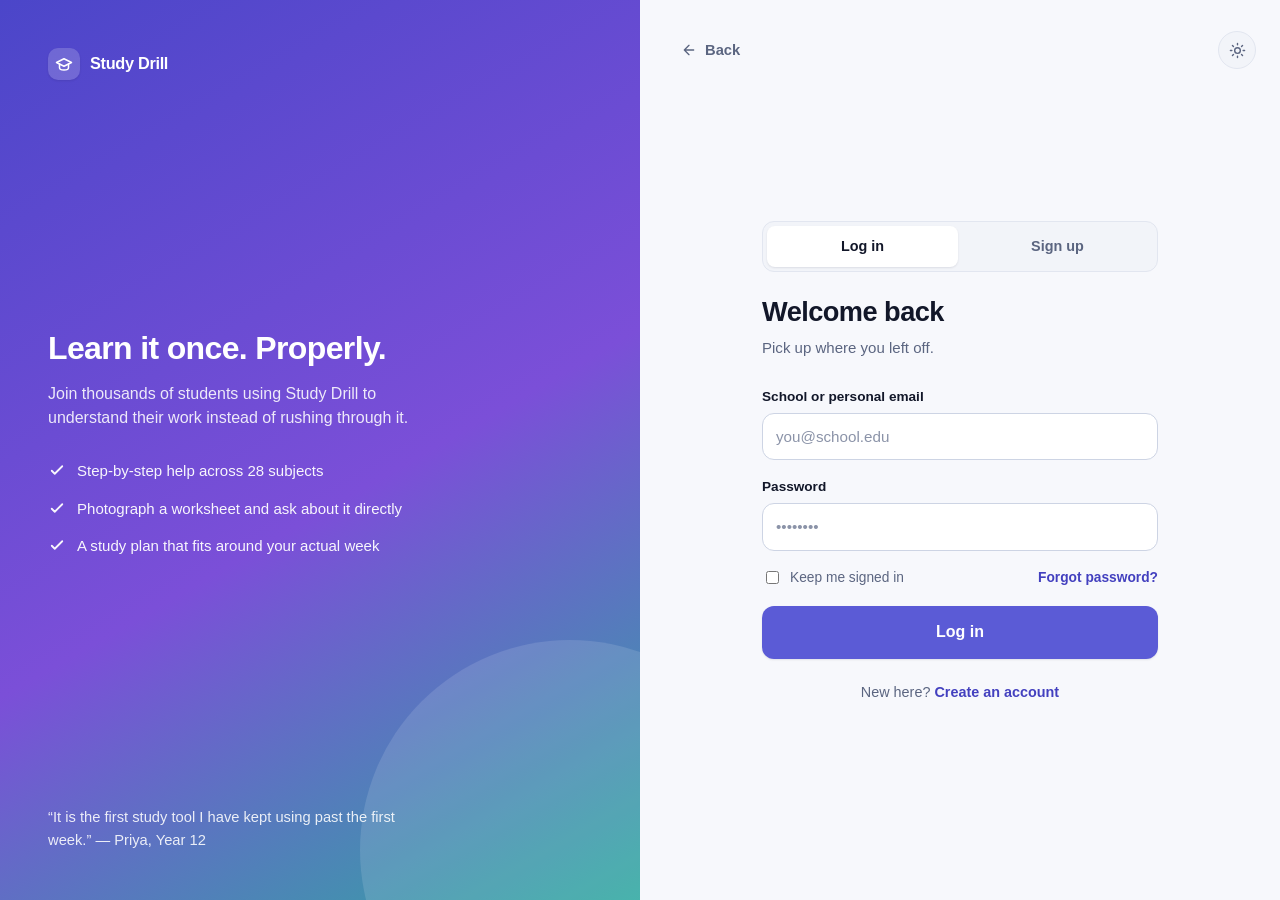
<file: chat.html>
<!doctype html>
<html lang="en" data-theme="light">
<head>
<meta charset="utf-8" />
<meta name="viewport" content="width=device-width, initial-scale=1" />
<title>Ask AI — Study Drill</title>
<meta name="description" content="Ask Study Drill a question about your work." />
<link rel="icon" type="image/png" href="/favicon-96x96.png" sizes="96x96" />
<link rel="icon" type="image/svg+xml" href="/favicon.svg" />
<link rel="shortcut icon" href="/favicon.ico" />
<link rel="apple-touch-icon" sizes="180x180" href="/apple-touch-icon.png" />
<link rel="manifest" href="/site.webmanifest" />
<style data-sp="core">
/* ============================================================
   Study Drill — shared styles
   ============================================================ */

/* ---------- Tokens ---------- */
:root {
  --bg: #f7f8fc;
  --surface: #ffffff;
  --surface-2: #f2f4f9;
  --surface-3: #e9ecf5;
  --border: #e2e6f0;
  --border-strong: #cdd4e4;
  --text: #121729;
  --text-muted: #5b6580;
  --text-faint: #8b93a8;

  --brand: #5b5bd6;
  --brand-hover: #4b4bc4;
  --brand-soft: #ececfd;
  --brand-text: #4340bf;
  --accent: #14b8a6;
  --accent-soft: #dcfbf5;
  --warn-soft: #fff3da;
  --warn-text: #92610a;

  --shadow-sm: 0 1px 2px rgba(18, 23, 41, .06), 0 1px 3px rgba(18, 23, 41, .04);
  --shadow-md: 0 4px 12px rgba(18, 23, 41, .07), 0 2px 4px rgba(18, 23, 41, .04);
  --shadow-lg: 0 18px 40px rgba(18, 23, 41, .12);

  --r-sm: 8px;
  --r-md: 12px;
  --r-lg: 18px;
  --r-xl: 26px;

  --sidebar-w: 248px;
  --topbar-h: 64px;
  --maxw: 1160px;

  --font: "Inter", -apple-system, BlinkMacSystemFont, "Segoe UI", Roboto, Helvetica, Arial, sans-serif;
}

:root[data-theme="dark"] {
  --bg: #0d1017;
  --surface: #151923;
  --surface-2: #1b2130;
  --surface-3: #232a3c;
  --border: #262d3d;
  --border-strong: #38415a;
  --text: #eef1f8;
  --text-muted: #a2abc2;
  --text-faint: #7c869e;

  --brand: #7b7bf0;
  --brand-hover: #8d8df5;
  --brand-soft: #1e2140;
  --brand-text: #b3b3ff;
  --accent: #2dd4bf;
  --accent-soft: #10312f;
  --warn-soft: #3a2c0e;
  --warn-text: #f0c86a;

  --shadow-sm: 0 1px 2px rgba(0, 0, 0, .4);
  --shadow-md: 0 4px 14px rgba(0, 0, 0, .45);
  --shadow-lg: 0 20px 44px rgba(0, 0, 0, .55);
}

/* ---------- Base ---------- */
/* Components below set display, which would otherwise beat the hidden
   attribute and leave "hidden" elements on screen. */
[hidden] { display: none !important; }

*, *::before, *::after { box-sizing: border-box; }

html { -webkit-text-size-adjust: 100%; }

body {
  margin: 0;
  font-family: var(--font);
  background: var(--bg);
  color: var(--text);
  line-height: 1.55;
  -webkit-font-smoothing: antialiased;
}

h1, h2, h3, h4 { margin: 0; line-height: 1.2; letter-spacing: -.02em; font-weight: 650; }
p { margin: 0; }
a { color: inherit; text-decoration: none; }
img, svg { display: block; max-width: 100%; }
button, input, textarea, select { font: inherit; color: inherit; }

:focus-visible {
  outline: 2px solid var(--brand);
  outline-offset: 2px;
  border-radius: 4px;
}

.container { width: 100%; max-width: var(--maxw); margin-inline: auto; padding-inline: 20px; }
.muted { color: var(--text-muted); }
.faint { color: var(--text-faint); }
.center { text-align: center; }
.sr-only {
  position: absolute; width: 1px; height: 1px; padding: 0; margin: -1px;
  overflow: hidden; clip: rect(0 0 0 0); white-space: nowrap; border: 0;
}

/* ---------- Brand mark ---------- */
.brand { display: inline-flex; align-items: center; gap: 10px; font-weight: 700; letter-spacing: -.02em; }
.brand-mark {
  width: 32px; height: 32px; border-radius: 10px; flex: none;
  display: grid; place-items: center;
  background: linear-gradient(140deg, var(--brand), #9b6bf0);
  color: #fff; box-shadow: var(--shadow-sm);
}
.brand-mark svg { width: 18px; height: 18px; }
.brand-name { font-size: 1.02rem; white-space: nowrap; }

/* ---------- Buttons ---------- */
.btn {
  --btn-bg: var(--surface);
  --btn-fg: var(--text);
  --btn-bd: var(--border-strong);
  display: inline-flex; align-items: center; justify-content: center; gap: 8px;
  padding: 10px 16px; border-radius: var(--r-md);
  background: var(--btn-bg); color: var(--btn-fg);
  border: 1px solid var(--btn-bd);
  font-size: .92rem; font-weight: 560; cursor: pointer;
  transition: transform .12s ease, background .15s ease, border-color .15s ease, opacity .15s ease;
  white-space: nowrap;
}
.btn:hover { transform: translateY(-1px); }
.btn:active { transform: translateY(0); }
.btn svg { width: 16px; height: 16px; }

.btn-primary { --btn-bg: var(--brand); --btn-fg: #fff; --btn-bd: transparent; box-shadow: var(--shadow-sm); }
.btn-primary:hover { --btn-bg: var(--brand-hover); }
.btn-ghost { --btn-bg: transparent; --btn-bd: transparent; color: var(--text-muted); }
.btn-ghost:hover { --btn-bg: var(--surface-2); color: var(--text); }
.btn-soft { --btn-bg: var(--brand-soft); --btn-fg: var(--brand-text); --btn-bd: transparent; }
.btn-danger { --btn-fg: #d94a4a; --btn-bd: var(--border-strong); }
.btn-danger:hover { --btn-bg: rgba(217, 74, 74, .08); }
.btn-lg { padding: 13px 22px; font-size: 1rem; border-radius: var(--r-md); }
.btn-block { width: 100%; }

/* ---------- Form fields ---------- */
.field { display: block; margin-bottom: 16px; }
.field-label { display: block; font-size: .85rem; font-weight: 560; margin-bottom: 6px; }
.input, .select, .textarea {
  width: 100%; padding: 11px 13px;
  background: var(--surface); border: 1px solid var(--border-strong);
  border-radius: var(--r-md); font-size: .95rem;
  transition: border-color .15s ease, box-shadow .15s ease;
}
.input::placeholder, .textarea::placeholder { color: var(--text-faint); }
.input:focus, .select:focus, .textarea:focus {
  outline: none; border-color: var(--brand);
  box-shadow: 0 0 0 3px color-mix(in srgb, var(--brand) 18%, transparent);
}
.textarea { resize: vertical; min-height: 96px; }
.hint { font-size: .8rem; color: var(--text-faint); margin-top: 6px; }

/* Switch */
.switch { position: relative; display: inline-flex; flex: none; width: 44px; height: 26px; }
.switch input { position: absolute; opacity: 0; width: 100%; height: 100%; margin: 0; cursor: pointer; }
.switch span {
  position: absolute; inset: 0; border-radius: 999px;
  background: var(--surface-3); border: 1px solid var(--border-strong);
  transition: background .18s ease, border-color .18s ease; pointer-events: none;
}
.switch span::after {
  content: ""; position: absolute; top: 3px; left: 3px;
  width: 18px; height: 18px; border-radius: 50%; background: #fff;
  box-shadow: var(--shadow-sm); transition: transform .18s ease;
}
.switch input:checked + span { background: var(--brand); border-color: var(--brand); }
.switch input:checked + span::after { transform: translateX(18px); }
.switch input:focus-visible + span { outline: 2px solid var(--brand); outline-offset: 2px; }

/* ---------- Badges / chips ---------- */
.badge {
  display: inline-flex; align-items: center; gap: 6px;
  padding: 4px 10px; border-radius: 999px;
  font-size: .76rem; font-weight: 560; letter-spacing: .01em;
  background: var(--surface-2); color: var(--text-muted); border: 1px solid var(--border);
}
.badge-brand { background: var(--brand-soft); color: var(--brand-text); border-color: transparent; }
.badge-accent { background: var(--accent-soft); color: var(--accent); border-color: transparent; }
.badge-warn { background: var(--warn-soft); color: var(--warn-text); border-color: transparent; }

.chip {
  display: inline-flex; align-items: center; gap: 7px;
  padding: 8px 14px; border-radius: 999px; cursor: pointer;
  background: var(--surface); border: 1px solid var(--border-strong);
  font-size: .87rem; color: var(--text-muted);
  transition: border-color .15s ease, color .15s ease, background .15s ease;
}
.chip:hover { border-color: var(--brand); color: var(--text); background: var(--surface-2); }

/* ---------- Cards ---------- */
.card {
  background: var(--surface); border: 1px solid var(--border);
  border-radius: var(--r-lg); box-shadow: var(--shadow-sm);
}
.card-pad { padding: 22px; }

/* ---------- Theme toggle ---------- */
.theme-toggle {
  width: 38px; height: 38px; flex: none; display: grid; place-items: center;
  border-radius: 50%; cursor: pointer;
  background: var(--surface-2); border: 1px solid var(--border);
  color: var(--text-muted); transition: color .15s ease, border-color .15s ease;
}
.theme-toggle:hover { color: var(--text); border-color: var(--border-strong); }
.theme-toggle svg { width: 17px; height: 17px; }
:root[data-theme="dark"] .icon-sun, :root:not([data-theme="dark"]) .icon-moon { display: none; }

/* ============================================================
   Marketing site (landing / pricing / auth header)
   ============================================================ */
.site-header {
  position: sticky; top: 0; z-index: 40;
  background: color-mix(in srgb, var(--bg) 85%, transparent);
  backdrop-filter: blur(12px);
  border-bottom: 1px solid var(--border);
}
.site-header .container { display: flex; align-items: center; gap: 18px; height: var(--topbar-h); }
.site-nav { display: flex; align-items: center; gap: 4px; margin-left: 18px; }
.site-nav a {
  padding: 8px 12px; border-radius: var(--r-sm);
  font-size: .92rem; color: var(--text-muted); transition: color .15s ease, background .15s ease;
}
.site-nav a:hover { color: var(--text); background: var(--surface-2); }
.site-nav a[aria-current="page"] { color: var(--text); font-weight: 560; }
.header-actions { display: flex; align-items: center; gap: 10px; margin-left: auto; }

/* Account chip in the marketing header, shown once signed in */
.header-account {
  display: inline-flex; align-items: center; gap: 9px;
  padding: 5px 14px 5px 5px; border-radius: 999px;
  background: var(--surface-2); border: 1px solid var(--border);
  font-size: .88rem; font-weight: 540; color: var(--text);
  transition: border-color .15s ease, background .15s ease;
  max-width: 220px;
}
.header-account:hover { border-color: var(--border-strong); background: var(--surface-3); }
.header-account .avatar { width: 28px; height: 28px; font-size: .72rem; }
.header-account span:last-child {
  overflow: hidden; text-overflow: ellipsis; white-space: nowrap;
}
@media (max-width: 560px) { .header-account span:last-child { display: none; } }

.nav-toggle { display: none; }
.site-nav .nav-login { display: none; }

@media (max-width: 860px) {
  .site-nav {
    position: absolute; top: var(--topbar-h); left: 0; right: 0;
    flex-direction: column; align-items: stretch; gap: 2px; margin: 0; padding: 12px 20px 18px;
    background: var(--surface); border-bottom: 1px solid var(--border);
    box-shadow: var(--shadow-md);
  }
  .site-nav:not(.open) { display: none; }
  .site-nav a { padding: 12px; font-size: 1rem; }
  .header-actions .btn:not(.btn-primary) { display: none; }
  .nav-toggle { display: grid; }
  .site-nav .nav-login { display: block; color: var(--brand-text); font-weight: 560; }
}

/* Hero */
.hero { position: relative; overflow: hidden; padding: 84px 0 64px; }
.hero::before {
  content: ""; position: absolute; z-index: 0;
  top: -320px; left: 50%; transform: translateX(-50%);
  width: 900px; height: 620px; border-radius: 50%;
  background: radial-gradient(closest-side, color-mix(in srgb, var(--brand) 26%, transparent), transparent);
  filter: blur(18px); pointer-events: none;
}
.hero .container { position: relative; z-index: 1; }
.hero-inner { max-width: 760px; margin-inline: auto; text-align: center; }
.hero h1 { font-size: clamp(2.2rem, 6vw, 3.6rem); letter-spacing: -.035em; margin-bottom: 18px; }
.hero h1 .grad {
  background: linear-gradient(100deg, var(--brand), #a06bf0 60%, var(--accent));
  -webkit-background-clip: text; background-clip: text; color: transparent;
}
.hero-sub { font-size: clamp(1rem, 2.4vw, 1.18rem); color: var(--text-muted); max-width: 580px; margin: 0 auto 28px; }
.hero-cta { display: flex; flex-wrap: wrap; gap: 12px; justify-content: center; }
.hero-note { margin-top: 16px; font-size: .84rem; color: var(--text-faint); }

/* Hero preview panel */
.hero-preview {
  margin: 52px auto 0; max-width: 900px;
  background: var(--surface); border: 1px solid var(--border);
  border-radius: var(--r-xl); box-shadow: var(--shadow-lg); overflow: hidden;
}
.preview-bar {
  display: flex; align-items: center; gap: 8px;
  padding: 12px 16px; border-bottom: 1px solid var(--border); background: var(--surface-2);
}
.dot { width: 10px; height: 10px; border-radius: 50%; background: var(--border-strong); }
.preview-url {
  margin-left: 10px; font-size: .78rem; color: var(--text-faint);
  padding: 4px 12px; border-radius: 999px; background: var(--surface); border: 1px solid var(--border);
}
.preview-body { padding: 36px 28px 44px; text-align: center; }
.preview-body .preview-q { font-size: 1.3rem; font-weight: 600; margin-bottom: 20px; }
.preview-input {
  display: flex; align-items: center; gap: 12px; max-width: 560px; margin: 0 auto 22px;
  padding: 14px 16px; border-radius: var(--r-lg);
  background: var(--surface-2); border: 1px solid var(--border-strong);
  color: var(--text-faint); font-size: .95rem; text-align: left;
}
.preview-input .send {
  margin-left: auto; width: 30px; height: 30px; border-radius: 50%; flex: none;
  display: grid; place-items: center; background: var(--brand); color: #fff;
}
.preview-input .send svg { width: 15px; height: 15px; }
.preview-chips { display: flex; flex-wrap: wrap; gap: 8px; justify-content: center; }

/* Sections */
.section { padding: 72px 0; }
.section-head { max-width: 640px; margin: 0 auto 44px; text-align: center; }
.section-head h2 { font-size: clamp(1.7rem, 4vw, 2.3rem); margin-bottom: 12px; }
.section-head p { color: var(--text-muted); }
.eyebrow {
  display: inline-block; margin-bottom: 14px;
  font-size: .78rem; font-weight: 600; letter-spacing: .09em; text-transform: uppercase; color: var(--brand-text);
}

.grid { display: grid; gap: 18px; }
.grid-3 { grid-template-columns: repeat(3, 1fr); }
.grid-4 { grid-template-columns: repeat(4, 1fr); }
@media (max-width: 900px) { .grid-3, .grid-4 { grid-template-columns: repeat(2, 1fr); } }
@media (max-width: 600px) { .grid-3, .grid-4 { grid-template-columns: 1fr; } }

.feature { padding: 24px; }
.feature-icon {
  width: 42px; height: 42px; border-radius: var(--r-md); display: grid; place-items: center;
  background: var(--brand-soft); color: var(--brand-text); margin-bottom: 16px;
}
.feature-icon svg { width: 20px; height: 20px; }
.feature h3 { font-size: 1.05rem; margin-bottom: 8px; }
.feature p { font-size: .92rem; color: var(--text-muted); }

/* Steps */
.steps { counter-reset: step; }
.step { position: relative; padding: 26px 24px; }
.step-num {
  width: 34px; height: 34px; border-radius: 50%; display: grid; place-items: center;
  background: var(--brand); color: #fff; font-weight: 650; font-size: .92rem; margin-bottom: 16px;
}
.step h3 { font-size: 1.02rem; margin-bottom: 8px; }
.step p { font-size: .92rem; color: var(--text-muted); }

/* Stats strip */
.stats-strip {
  display: grid; grid-template-columns: repeat(4, 1fr); gap: 18px;
  padding: 30px; border-radius: var(--r-xl);
  background: var(--surface); border: 1px solid var(--border); box-shadow: var(--shadow-sm);
}
.stat-val { font-size: 1.8rem; font-weight: 680; letter-spacing: -.03em; }
.stat-lbl { font-size: .85rem; color: var(--text-muted); }
@media (max-width: 720px) { .stats-strip { grid-template-columns: repeat(2, 1fr); } }

/* Quote cards */
.quote { padding: 24px; }
.quote p { font-size: .95rem; margin-bottom: 18px; }
.quote-by { display: flex; align-items: center; gap: 11px; }
.avatar {
  width: 36px; height: 36px; border-radius: 50%; flex: none; display: grid; place-items: center;
  background: var(--brand-soft); color: var(--brand-text); font-size: .82rem; font-weight: 650;
}
.quote-by .name { font-size: .88rem; font-weight: 560; }
.quote-by .meta { font-size: .8rem; color: var(--text-faint); }

/* CTA band */
.cta-band {
  padding: 56px 32px; border-radius: var(--r-xl); text-align: center;
  background: linear-gradient(135deg, var(--brand), #8a5bf0);
  color: #fff; box-shadow: var(--shadow-lg);
}
.cta-band h2 { font-size: clamp(1.6rem, 4vw, 2.2rem); margin-bottom: 12px; }
.cta-band p { opacity: .9; max-width: 460px; margin: 0 auto 26px; }
.cta-band .btn { --btn-bg: #fff; --btn-fg: #3f3fae; --btn-bd: transparent; }

/* Footer */
.site-footer { border-top: 1px solid var(--border); padding: 48px 0 36px; margin-top: 40px; }
.footer-grid { display: grid; grid-template-columns: 1.6fr repeat(3, 1fr); gap: 32px; }
.footer-grid p { font-size: .9rem; color: var(--text-muted); margin-top: 12px; max-width: 280px; }
.footer-col h4 { font-size: .82rem; text-transform: uppercase; letter-spacing: .08em; color: var(--text-faint); margin-bottom: 12px; }
.footer-col a { display: block; font-size: .9rem; color: var(--text-muted); padding: 5px 0; }
.footer-col a:hover { color: var(--text); }
.footer-bottom {
  display: flex; flex-wrap: wrap; gap: 12px; justify-content: space-between;
  margin-top: 36px; padding-top: 22px; border-top: 1px solid var(--border);
  font-size: .85rem; color: var(--text-faint);
}
@media (max-width: 760px) { .footer-grid { grid-template-columns: 1fr 1fr; } }

/* ============================================================
   Auth page
   ============================================================ */
.auth-wrap { display: grid; grid-template-columns: 1fr 1fr; min-height: 100vh; }
.auth-aside {
  position: relative; overflow: hidden; padding: 48px;
  display: flex; flex-direction: column; justify-content: space-between;
  background: linear-gradient(150deg, #4b46c9, #7b4fd8 55%, #2fa8a0);
  color: #fff;
}
.auth-aside::after {
  content: ""; position: absolute; right: -140px; bottom: -160px;
  width: 420px; height: 420px; border-radius: 50%; background: rgba(255, 255, 255, .12);
}
.auth-aside-body { position: relative; z-index: 1; max-width: 400px; }
.auth-aside h2 { font-size: 2rem; margin-bottom: 14px; }
.auth-aside p { opacity: .88; }
.auth-points { list-style: none; padding: 0; margin: 28px 0 0; display: grid; gap: 14px; }
.auth-points li { display: flex; gap: 11px; align-items: flex-start; font-size: .94rem; opacity: .95; }
.auth-points svg { width: 18px; height: 18px; flex: none; margin-top: 2px; }
.auth-quote { position: relative; z-index: 1; font-size: .92rem; opacity: .9; max-width: 380px; }

.auth-main { display: flex; flex-direction: column; padding: 28px 24px 48px; }
.auth-top { display: flex; align-items: center; gap: 12px; }
.auth-top .theme-toggle { margin-left: auto; }
.auth-card { width: 100%; max-width: 396px; margin: auto; padding: 8px 0; }
.auth-card h1 { font-size: 1.7rem; margin-bottom: 8px; }
.auth-card .panel > .muted { font-size: .94rem; margin-bottom: 26px; }

.tabs {
  display: grid; grid-template-columns: 1fr 1fr; gap: 4px; padding: 4px; margin-bottom: 24px;
  background: var(--surface-2); border: 1px solid var(--border); border-radius: var(--r-md);
}
.tabs button {
  padding: 9px; border: 0; border-radius: var(--r-sm); background: transparent;
  color: var(--text-muted); font-size: .9rem; font-weight: 560; cursor: pointer;
  transition: background .15s ease, color .15s ease;
}
.tabs button[aria-selected="true"] { background: var(--surface); color: var(--text); box-shadow: var(--shadow-sm); }

.oauth-row { display: grid; gap: 10px; margin-bottom: 20px; }
.divider { display: flex; align-items: center; gap: 12px; margin: 20px 0; color: var(--text-faint); font-size: .8rem; }
.divider::before, .divider::after { content: ""; flex: 1; height: 1px; background: var(--border); }
.form-row { display: flex; align-items: center; justify-content: space-between; gap: 12px; margin-bottom: 18px; font-size: .86rem; }
.checkline { display: flex; align-items: center; gap: 8px; color: var(--text-muted); cursor: pointer; }
.auth-alt { margin-top: 22px; font-size: .9rem; color: var(--text-muted); text-align: center; }
.auth-alt button { background: none; border: 0; padding: 0; color: var(--brand-text); font-weight: 560; cursor: pointer; }
.link { color: var(--brand-text); font-weight: 560; }
.link:hover { text-decoration: underline; }

@media (max-width: 900px) { .auth-wrap { grid-template-columns: 1fr; } .auth-aside { display: none; } }

/* ============================================================
   App shell (dashboard / chat / settings)
   ============================================================ */
.app { min-height: 100vh; }

.sidebar {
  position: fixed; inset: 0 auto 0 0; z-index: 60;
  width: var(--sidebar-w); display: flex; flex-direction: column;
  padding: 18px 14px; background: var(--surface); border-right: 1px solid var(--border);
  overflow-y: auto; overscroll-behavior: contain;
}
.sidebar-brand { padding: 4px 8px 20px; }
.side-nav { display: grid; gap: 3px; }
.side-label {
  padding: 18px 10px 8px; font-size: .72rem; font-weight: 600;
  letter-spacing: .09em; text-transform: uppercase; color: var(--text-faint);
}
.side-link {
  display: flex; align-items: center; gap: 11px;
  padding: 9px 11px; border-radius: var(--r-md);
  font-size: .91rem; color: var(--text-muted);
  transition: background .15s ease, color .15s ease;
}
.side-link svg { width: 17px; height: 17px; flex: none; }
.side-link:hover { background: var(--surface-2); color: var(--text); }
.side-link[aria-current="page"] { background: var(--brand-soft); color: var(--brand-text); font-weight: 560; }
.side-link .count { margin-left: auto; font-size: .76rem; color: var(--text-faint); }

.side-foot { margin-top: auto; display: grid; gap: 12px; }
.usage-card { padding: 14px; border-radius: var(--r-md); background: var(--surface-2); border: 1px solid var(--border); }
.usage-top { display: flex; justify-content: space-between; align-items: center; font-size: .82rem; margin-bottom: 9px; }
.meter { height: 6px; border-radius: 999px; background: var(--surface-3); overflow: hidden; }
.meter i { display: block; height: 100%; border-radius: 999px; background: linear-gradient(90deg, var(--brand), #9b6bf0); }
.usage-card p { font-size: .78rem; color: var(--text-faint); margin-top: 9px; }

.user-pill {
  display: flex; align-items: center; gap: 10px; padding: 9px 10px;
  border-radius: var(--r-md); border: 1px solid var(--border); background: var(--surface);
}
.user-pill > span:last-child { min-width: 0; }
.user-pill .name { font-size: .87rem; font-weight: 560; line-height: 1.2; }
.user-pill .meta { font-size: .76rem; color: var(--text-faint); }

.app-main { margin-left: var(--sidebar-w); min-height: 100vh; display: flex; flex-direction: column; }

.topbar {
  position: sticky; top: 0; z-index: 30;
  display: flex; align-items: center; gap: 12px; height: var(--topbar-h);
  padding: 0 24px; border-bottom: 1px solid var(--border);
  background: color-mix(in srgb, var(--bg) 88%, transparent); backdrop-filter: blur(12px);
}
.topbar h1 { font-size: 1.05rem; font-weight: 620; }
.topbar .spacer { margin-left: auto; }
.topbar-actions { display: flex; align-items: center; gap: 10px; }

.icon-btn {
  width: 38px; height: 38px; flex: none; display: grid; place-items: center;
  border-radius: var(--r-md); cursor: pointer;
  background: transparent; border: 1px solid transparent; color: var(--text-muted);
  transition: background .15s ease, color .15s ease;
}
.icon-btn:hover { background: var(--surface-2); color: var(--text); }
.icon-btn svg { width: 19px; height: 19px; }

.menu-btn { display: none; }
.scrim { display: none; }

@media (max-width: 1000px) {
  .sidebar { transform: translateX(-100%); transition: transform .22s ease; box-shadow: var(--shadow-lg); }
  .sidebar.open { transform: none; }
  .app-main { margin-left: 0; }
  .menu-btn { display: grid; }
  .scrim.show { display: block; position: fixed; inset: 0; z-index: 50; background: rgba(8, 10, 18, .5); }
}

.page { flex: 1; width: 100%; max-width: 1000px; margin-inline: auto; padding: 32px 24px 64px; }

/* Keep the top bar from crowding on phones: actions collapse to icons. */
@media (max-width: 640px) {
  .topbar h1 { font-size: 1rem; }
  .topbar-actions { gap: 2px; }
  .topbar-actions .btn { font-size: 0; gap: 0; padding: 9px; border-radius: var(--r-md); }
  .topbar-actions .btn svg { width: 19px; height: 19px; }
}
@media (max-width: 640px) { .page { padding: 24px 16px 48px; } .topbar { padding: 0 14px; } }

/* ---------- Dashboard ---------- */
.greeting { margin-bottom: 26px; }
.greeting h2 { font-size: clamp(1.5rem, 4vw, 2rem); margin-bottom: 6px; }

.ask-box {
  padding: 20px; border-radius: var(--r-xl);
  background: var(--surface); border: 1px solid var(--border-strong);
  box-shadow: var(--shadow-md); transition: border-color .15s ease, box-shadow .15s ease;
}
.ask-box:focus-within { border-color: var(--brand); box-shadow: var(--shadow-md), 0 0 0 4px color-mix(in srgb, var(--brand) 14%, transparent); }
.ask-box textarea {
  width: 100%; border: 0; background: transparent; resize: none; outline: none;
  font-size: clamp(1.05rem, 2.6vw, 1.25rem); line-height: 1.5; min-height: 64px;
}
.ask-box textarea::placeholder { color: var(--text-faint); }
.ask-tools { display: flex; align-items: center; gap: 8px; margin-top: 12px; flex-wrap: wrap; }
.ask-tools .spacer { margin-left: auto; }
.tool-btn {
  display: inline-flex; align-items: center; gap: 7px;
  padding: 7px 12px; border-radius: 999px; cursor: pointer;
  background: var(--surface-2); border: 1px solid var(--border);
  font-size: .84rem; color: var(--text-muted); transition: color .15s ease, border-color .15s ease;
}
.tool-btn:hover { color: var(--text); border-color: var(--border-strong); }
.tool-btn svg { width: 15px; height: 15px; }
.send-btn {
  width: 40px; height: 40px; flex: none; display: grid; place-items: center;
  border-radius: 50%; border: 0; cursor: pointer;
  background: var(--brand); color: #fff; box-shadow: var(--shadow-sm);
  transition: background .15s ease, transform .12s ease;
}
.send-btn:hover { background: var(--brand-hover); transform: translateY(-1px); }
.send-btn svg { width: 17px; height: 17px; }

.suggest-row { display: flex; flex-wrap: wrap; gap: 9px; margin: 16px 0 34px; }

.section-title { display: flex; align-items: center; gap: 12px; margin: 34px 0 14px; }
.section-title h3 { font-size: 1.02rem; }
.section-title a { margin-left: auto; font-size: .86rem; color: var(--brand-text); font-weight: 560; }

.action-card { display: flex; gap: 14px; padding: 18px; transition: transform .14s ease, border-color .14s ease; }
.action-card:hover { transform: translateY(-2px); border-color: var(--border-strong); }
.action-icon {
  width: 38px; height: 38px; flex: none; border-radius: var(--r-md);
  display: grid; place-items: center; background: var(--brand-soft); color: var(--brand-text);
}
.action-icon svg { width: 18px; height: 18px; }
.action-card > span:last-child { display: block; min-width: 0; }
.action-card h4 { font-size: .95rem; margin-bottom: 4px; }
.action-card p { font-size: .85rem; color: var(--text-muted); }

.list { display: grid; gap: 10px; }
.list-item {
  display: flex; align-items: center; gap: 14px; padding: 14px 16px;
  background: var(--surface); border: 1px solid var(--border);
  border-radius: var(--r-md); transition: border-color .14s ease, background .14s ease;
}
.list-item:hover { border-color: var(--border-strong); background: var(--surface-2); }
.list-item .li-icon {
  width: 34px; height: 34px; flex: none; border-radius: var(--r-sm);
  display: grid; place-items: center; background: var(--surface-2); color: var(--text-muted);
}
.list-item .li-icon svg { width: 16px; height: 16px; }
.list-item .li-body { min-width: 0; display: block; }
.list-item .li-title {
  display: block; font-size: .92rem; font-weight: 540;
  white-space: nowrap; overflow: hidden; text-overflow: ellipsis;
}
.list-item .li-meta { display: block; font-size: .8rem; color: var(--text-faint); }
.list-item .li-right { margin-left: auto; font-size: .8rem; color: var(--text-faint); white-space: nowrap; }
@media (max-width: 520px) { .list-item .li-right { display: none; } }

.stat-card { padding: 18px; }
.stat-card .k { font-size: .82rem; color: var(--text-muted); margin-bottom: 6px; }
.stat-card .v { font-size: 1.6rem; font-weight: 680; letter-spacing: -.03em; }
.stat-card .d { font-size: .78rem; color: var(--accent); margin-top: 4px; }

/* ---------- Chat page ---------- */
.chat-layout { display: flex; flex-direction: column; flex: 1; min-height: 0; }
.chat-scroll { flex: 1; overflow-y: auto; padding: 28px 0 8px; }
.chat-inner { width: 100%; max-width: 760px; margin-inline: auto; padding-inline: 24px; }
@media (max-width: 640px) { .chat-inner { padding-inline: 16px; } }

.chat-empty { text-align: center; padding: 48px 0 32px; }
.chat-empty .orb {
  width: 60px; height: 60px; border-radius: 20px; margin: 0 auto 20px;
  display: grid; place-items: center; color: #fff;
  background: linear-gradient(140deg, var(--brand), #9b6bf0); box-shadow: var(--shadow-md);
}
.chat-empty .orb svg { width: 28px; height: 28px; }
.chat-empty h2 { font-size: 1.5rem; margin-bottom: 8px; }
.chat-empty p { color: var(--text-muted); max-width: 400px; margin: 0 auto; font-size: .95rem; }

.prompt-grid { display: grid; grid-template-columns: repeat(2, 1fr); gap: 10px; margin-top: 28px; text-align: left; }
@media (max-width: 600px) { .prompt-grid { grid-template-columns: 1fr; } }
.prompt-card {
  padding: 14px 16px; border-radius: var(--r-md); cursor: pointer;
  background: var(--surface); border: 1px solid var(--border);
  transition: border-color .14s ease, transform .14s ease;
}
.prompt-card:hover { border-color: var(--brand); transform: translateY(-1px); }
.prompt-card .t { display: block; font-size: .9rem; font-weight: 540; margin-bottom: 3px; }
.prompt-card .s { display: block; font-size: .82rem; color: var(--text-faint); }

.msg { display: flex; gap: 13px; margin-bottom: 26px; }
.msg-avatar {
  width: 30px; height: 30px; flex: none; border-radius: 9px;
  display: grid; place-items: center; font-size: .75rem; font-weight: 650;
}
.msg-avatar.you { background: var(--surface-3); color: var(--text-muted); }
.msg-avatar.ai { background: linear-gradient(140deg, var(--brand), #9b6bf0); color: #fff; }
.msg-avatar svg { width: 16px; height: 16px; }
.msg-body { min-width: 0; flex: 1; }
.msg-who { font-size: .82rem; font-weight: 600; margin-bottom: 5px; }
.msg-text { font-size: .95rem; color: var(--text-muted); }

/* The reply is the thing people actually read, so it gets full contrast
   and a little more weight than the surrounding interface text. */
.msg-ai .msg-text {
  color: var(--text);
  font-weight: 500;
  font-size: .97rem;
  line-height: 1.62;
}
/* Download PDF button under an answer */
.pdf-row { margin-top: 12px; }
.pdf-row .btn { gap: 7px; }
.pdf-row .pdf-quiet {
  padding: 6px 10px; font-size: .82rem; color: var(--text-faint);
  border-color: transparent; opacity: .75;
}
.pdf-row .pdf-quiet:hover { opacity: 1; color: var(--text); background: var(--surface-2); }
.pdf-row.prominent { margin-top: 14px; }

/* Formatted reply content */
.msg-text.rich { white-space: normal; }
.msg-text.rich .msg-h {
  font-weight: 650; font-size: 1.02em; color: var(--text);
  margin: 16px 0 6px; letter-spacing: -.01em;
}
.msg-text.rich .msg-h:first-child { margin-top: 0; }
.msg-text.rich .msg-gap { height: 10px; }
.msg-text.rich .msg-list { margin: 4px 0 4px; padding-left: 22px; }
.msg-text.rich .msg-list li { margin: 3px 0; }
.msg-text.rich strong { font-weight: 680; color: var(--text); }
.msg-text.rich code {
  font-family: ui-monospace, SFMono-Regular, Menlo, monospace;
  font-size: .9em; padding: 1px 5px; border-radius: 5px;
  background: var(--surface-2); border: 1px solid var(--border);
}

/* Photo attachments */
.msg-image {
  display: block; max-width: 260px; width: 100%; height: auto;
  border-radius: var(--r-md); border: 1px solid var(--border); margin-bottom: 10px;
}
.photo-chip {
  display: flex; align-items: center; gap: 10px;
  padding: 8px 10px; margin-bottom: 10px;
  background: var(--surface); border: 1px solid var(--border-strong);
  border-radius: var(--r-md); font-size: .85rem; color: var(--text-muted);
}
.photo-chip[hidden] { display: none; }
.photo-chip img { width: 38px; height: 38px; object-fit: cover; border-radius: var(--r-sm); flex: none; }
.photo-chip span { overflow: hidden; text-overflow: ellipsis; white-space: nowrap; }
.photo-remove {
  margin-left: auto; flex: none; width: 26px; height: 26px; border-radius: 50%;
  border: 0; cursor: pointer; background: var(--surface-2); color: var(--text-muted);
  font-size: 1.05rem; line-height: 1;
}
.photo-remove:hover { background: var(--surface-3); color: var(--text); }

/* Live chat message styling */
.msg-text { white-space: pre-wrap; }
.msg-text.error { color: #d94a4a; }
.msg-text.typing { display: flex; gap: 5px; align-items: center; height: 22px; }
.msg-text.typing span {
  width: 7px; height: 7px; border-radius: 50%; background: var(--text-faint);
  animation: sp-blink 1.2s infinite ease-in-out;
}
.msg-text.typing span:nth-child(2) { animation-delay: .18s; }
.msg-text.typing span:nth-child(3) { animation-delay: .36s; }
@keyframes sp-blink { 0%, 80%, 100% { opacity: .22; } 40% { opacity: 1; } }

.chat-notice {
  display: flex; flex-wrap: wrap; gap: 6px; align-items: center;
  padding: 12px 14px; margin-bottom: 18px;
  background: var(--brand-soft); color: var(--brand-text);
  border-radius: var(--r-md); font-size: .87rem;
}
.chat-notice[hidden] { display: none; }

.msg-placeholder {
  padding: 16px; border-radius: var(--r-md);
  background: var(--surface-2); border: 1px dashed var(--border-strong);
  font-size: .9rem; color: var(--text-faint);
}
.skeleton-line { height: 9px; border-radius: 999px; background: var(--surface-3); margin-bottom: 9px; }
.skeleton-line:nth-child(2) { width: 88%; }
.skeleton-line:nth-child(3) { width: 62%; margin-bottom: 0; }

.composer-wrap {
  position: sticky; bottom: 0;
  padding: 12px 0 20px;
  background: linear-gradient(to top, var(--bg) 62%, transparent);
}
.composer {
  display: flex; align-items: flex-end; gap: 10px; padding: 12px 12px 12px 16px;
  background: var(--surface); border: 1px solid var(--border-strong);
  border-radius: var(--r-lg); box-shadow: var(--shadow-md);
  transition: border-color .15s ease;
}
.composer:focus-within { border-color: var(--brand); }
.composer textarea {
  flex: 1; border: 0; background: transparent; outline: none; resize: none;
  font-size: .97rem; line-height: 1.5; max-height: 180px; padding: 6px 0;
}
.composer-foot {
  display: flex; align-items: center; gap: 10px; justify-content: space-between;
  margin-top: 10px; font-size: .78rem; color: var(--text-faint);
}
@media (max-width: 560px) {
  .composer-foot { flex-direction: column; align-items: flex-start; gap: 3px; }
  .chat-empty { padding-top: 24px; }
}

/* ---------- Pricing ---------- */
.billing-toggle {
  display: inline-flex; align-items: center; gap: 12px; margin: 0 auto 40px;
  padding: 6px 8px 6px 14px; border-radius: 999px;
  background: var(--surface); border: 1px solid var(--border); box-shadow: var(--shadow-sm);
  font-size: .9rem;
}
.billing-toggle .lbl { color: var(--text-muted); transition: color .15s ease; }
.billing-toggle .lbl.active { color: var(--text); font-weight: 560; }

.price-grid {
  display: grid; grid-template-columns: repeat(2, 1fr); gap: 20px; align-items: start;
  max-width: 760px; margin-inline: auto;
}
@media (max-width: 720px) { .price-grid { grid-template-columns: 1fr; max-width: 460px; } }

.plan { padding: 26px; display: flex; flex-direction: column; height: 100%; }
.price-grid { padding-top: 12px; }
.plan.featured { border-color: var(--brand); box-shadow: var(--shadow-lg); position: relative; }
.plan.featured::before {
  content: "Most popular"; position: absolute; top: -12px; left: 50%; transform: translateX(-50%);
  padding: 4px 12px; border-radius: 999px; background: var(--brand); color: #fff;
  font-size: .74rem; font-weight: 600; white-space: nowrap;
}
.plan h3 { font-size: 1.1rem; margin-bottom: 6px; }
.plan .plan-desc { font-size: .88rem; color: var(--text-muted); min-height: 40px; }
.plan .price { display: flex; align-items: baseline; gap: 6px; margin: 18px 0 4px; }
.plan .price .amt { font-size: 2.4rem; font-weight: 700; letter-spacing: -.04em; }
.plan .price .per { font-size: .88rem; color: var(--text-faint); }
.plan .price-note { font-size: .8rem; color: var(--text-faint); min-height: 20px; margin-bottom: 20px; }
.plan .btn { margin-bottom: 22px; }
.plan ul { list-style: none; padding: 0; margin: 0; display: grid; gap: 11px; }
.plan li { display: flex; gap: 10px; align-items: flex-start; font-size: .89rem; color: var(--text-muted); }
.plan li svg { width: 16px; height: 16px; flex: none; margin-top: 3px; color: var(--accent); }
.plan li.off { color: var(--text-faint); }
.plan li.off svg { color: var(--text-faint); }

.compare { width: 100%; border-collapse: collapse; font-size: .9rem; }
.compare th, .compare td { padding: 13px 16px; border-bottom: 1px solid var(--border); text-align: left; }
.compare th { font-size: .82rem; color: var(--text-faint); font-weight: 600; }
.compare td:not(:first-child), .compare th:not(:first-child) { text-align: center; }
.compare tbody td:first-child { color: var(--text-muted); }
.compare svg { width: 17px; height: 17px; display: inline-block; vertical-align: middle; }
.table-scroll { overflow-x: auto; border-radius: var(--r-lg); border: 1px solid var(--border); background: var(--surface); }

.faq { display: grid; gap: 10px; max-width: 720px; margin-inline: auto; }
.faq details {
  padding: 16px 20px; background: var(--surface);
  border: 1px solid var(--border); border-radius: var(--r-md);
}
.faq summary {
  cursor: pointer; font-size: .95rem; font-weight: 560; list-style: none;
  display: flex; align-items: center; gap: 12px;
}
.faq summary::-webkit-details-marker { display: none; }
.faq summary::after { content: "+"; margin-left: auto; color: var(--text-faint); font-size: 1.2rem; line-height: 1; }
.faq details[open] summary::after { content: "–"; }
.faq p { margin-top: 12px; font-size: .9rem; color: var(--text-muted); }

/* ---------- Settings ---------- */
.settings-layout { display: grid; grid-template-columns: 200px 1fr; gap: 28px; align-items: start; }
@media (max-width: 820px) { .settings-layout { grid-template-columns: 1fr; gap: 18px; } }

.settings-nav { display: grid; gap: 3px; position: sticky; top: calc(var(--topbar-h) + 20px); }
@media (max-width: 820px) {
  .settings-nav {
    position: static; grid-auto-flow: column; grid-auto-columns: max-content;
    overflow-x: auto; gap: 6px; padding-bottom: 6px;
  }
}
.settings-nav button {
  display: flex; align-items: center; gap: 10px; text-align: left;
  padding: 9px 12px; border-radius: var(--r-md); cursor: pointer;
  background: transparent; border: 1px solid transparent;
  font-size: .9rem; color: var(--text-muted); white-space: nowrap;
  transition: background .15s ease, color .15s ease;
}
.settings-nav button svg { width: 16px; height: 16px; flex: none; }
.settings-nav button:hover { background: var(--surface-2); color: var(--text); }
.settings-nav button[aria-selected="true"] { background: var(--brand-soft); color: var(--brand-text); font-weight: 560; }

.panel { display: none; }
.panel.active { display: block; }
.panel-card { padding: 24px; margin-bottom: 18px; }
.panel-card > h3 { font-size: 1.02rem; margin-bottom: 4px; }
.panel-card > .muted { font-size: .88rem; margin-bottom: 20px; }

.row {
  display: flex; align-items: center; gap: 16px;
  padding: 15px 0; border-top: 1px solid var(--border);
}
.row:first-of-type { border-top: 0; padding-top: 0; }
.row .row-body { min-width: 0; }
.row .row-title { font-size: .92rem; font-weight: 540; }
.row .row-desc { font-size: .84rem; color: var(--text-muted); }
.row .row-ctl { margin-left: auto; flex: none; }
@media (max-width: 520px) {
  .row { flex-wrap: wrap; }
  .row .row-ctl { margin-left: 0; width: 100%; }
  .row .row-ctl .select, .row .row-ctl .input { width: 100%; }
}

.form-grid { display: grid; grid-template-columns: 1fr 1fr; gap: 0 16px; }
@media (max-width: 600px) { .form-grid { grid-template-columns: 1fr; } }

.avatar-row { display: flex; align-items: center; gap: 16px; margin-bottom: 24px; flex-wrap: wrap; }
.avatar-lg {
  width: 62px; height: 62px; border-radius: 18px; flex: none; display: grid; place-items: center;
  background: linear-gradient(140deg, var(--brand), #9b6bf0); color: #fff; font-size: 1.3rem; font-weight: 650;
}

.theme-picker { display: grid; grid-template-columns: repeat(3, 1fr); gap: 12px; }
.theme-opt { cursor: pointer; }
.theme-opt input { position: absolute; opacity: 0; pointer-events: none; }
.theme-opt .swatch {
  height: 62px; border-radius: var(--r-md); border: 2px solid var(--border);
  overflow: hidden; display: flex; transition: border-color .15s ease;
}
.theme-opt .swatch .a, .theme-opt .swatch .b { flex: 1; }
.theme-opt input:checked + .swatch { border-color: var(--brand); }
.theme-opt .cap { display: block; text-align: center; font-size: .84rem; margin-top: 8px; color: var(--text-muted); }
.theme-opt input:checked ~ .cap { color: var(--text); font-weight: 540; }

.danger-zone { border-color: color-mix(in srgb, #d94a4a 30%, var(--border)); }

.save-bar {
  display: flex; gap: 10px; justify-content: flex-end; flex-wrap: wrap;
  padding-top: 4px;
}

/* ---------- UI-only notice ---------- */
.ui-note {
  display: flex; align-items: flex-start; gap: 10px;
  padding: 12px 14px; border-radius: var(--r-md); margin-bottom: 20px;
  background: var(--warn-soft); color: var(--warn-text);
  font-size: .85rem; border: 1px solid transparent;
}
.ui-note svg { width: 16px; height: 16px; flex: none; margin-top: 2px; }

@media (prefers-reduced-motion: reduce) {
  *, *::before, *::after { transition-duration: .01ms !important; animation-duration: .01ms !important; }
}

</style>
<script data-sp="theme">
/* Applies the saved theme before first paint to avoid a flash of the wrong theme. */
(function () {
  try {
    var saved = localStorage.getItem("sp-theme");
    var mode = saved || "system";
    var dark = mode === "dark" ||
      (mode === "system" && window.matchMedia("(prefers-color-scheme: dark)").matches);
    document.documentElement.setAttribute("data-theme", dark ? "dark" : "light");
  } catch (e) {
    document.documentElement.setAttribute("data-theme", "light");
  }
})();

</script>
</head>
<body data-requires-auth>
<div class="scrim" data-scrim></div>

<div class="app">
  <aside class="sidebar" data-sidebar>
    <a class="brand sidebar-brand" href="index.html">
      <span class="brand-mark" aria-hidden="true">
        <svg viewBox="0 0 24 24" fill="none" stroke="currentColor" stroke-width="2" stroke-linecap="round" stroke-linejoin="round"><path d="M22 10 12 5 2 10l10 5 10-5Z"/><path d="M6 12v5c0 1.7 2.7 3 6 3s6-1.3 6-3v-5"/></svg>
      </span>
      <span class="brand-name">Study Drill</span>
    </a>

    <nav class="side-nav" aria-label="Sidebar">
        <a class="side-link" href="dashboard.html"><svg viewBox="0 0 24 24" fill="none" stroke="currentColor" stroke-width="1.9" stroke-linecap="round" stroke-linejoin="round"><path d="M3 12l9-8 9 8"/><path d="M5 10v10h14V10"/></svg><span>Dashboard</span></a>
        <a class="side-link" href="chat.html" aria-current="page"><svg viewBox="0 0 24 24" fill="none" stroke="currentColor" stroke-width="1.9" stroke-linecap="round" stroke-linejoin="round"><path d="M21 15a2 2 0 0 1-2 2H8l-5 4V5a2 2 0 0 1 2-2h14a2 2 0 0 1 2 2v10Z"/></svg><span>Ask AI</span></a>


      <div class="side-label">Account</div>
        <a class="side-link" href="pricing.html" data-free-only><svg viewBox="0 0 24 24" fill="none" stroke="currentColor" stroke-width="1.9" stroke-linecap="round" stroke-linejoin="round"><path d="M12 3l2.6 5.6 6.4.8-4.7 4.3 1.2 6.3L12 17l-5.5 3 1.2-6.3L3 9.4l6.4-.8L12 3Z"/></svg><span>Upgrade plan</span></a>
        <a class="side-link" href="settings.html"><svg viewBox="0 0 24 24" fill="none" stroke="currentColor" stroke-width="1.9" stroke-linecap="round" stroke-linejoin="round"><circle cx="12" cy="12" r="3"/><path d="M19.4 15a1.6 1.6 0 0 0 .3 1.8l.1.1a2 2 0 1 1-2.8 2.8l-.1-.1a1.6 1.6 0 0 0-1.8-.3 1.6 1.6 0 0 0-1 1.5V21a2 2 0 1 1-4 0v-.1A1.6 1.6 0 0 0 9 19.4a1.6 1.6 0 0 0-1.8.3l-.1.1a2 2 0 1 1-2.8-2.8l.1-.1a1.6 1.6 0 0 0 .3-1.8 1.6 1.6 0 0 0-1.5-1H3a2 2 0 1 1 0-4h.1A1.6 1.6 0 0 0 4.6 9a1.6 1.6 0 0 0-.3-1.8l-.1-.1a2 2 0 1 1 2.8-2.8l.1.1a1.6 1.6 0 0 0 1.8.3H9a1.6 1.6 0 0 0 1-1.5V3a2 2 0 1 1 4 0v.1a1.6 1.6 0 0 0 1 1.5 1.6 1.6 0 0 0 1.8-.3l.1-.1a2 2 0 1 1 2.8 2.8l-.1.1a1.6 1.6 0 0 0-.3 1.8V9a1.6 1.6 0 0 0 1.5 1H21a2 2 0 1 1 0 4h-.1a1.6 1.6 0 0 0-1.5 1Z"/></svg><span>Settings</span></a>
    </nav>

    <div class="side-foot">
      <div class="usage-card">
        <div class="usage-top"><strong data-plan-name>Free plan</strong><span class="faint" data-usage-count>0 / 30</span></div>
        <div class="meter"><i data-usage-bar style="width:0%"></i></div>
        <p>Questions used this month. Resets on the 1st.</p>
        <a class="btn btn-soft btn-block" href="pricing.html" style="margin-top:12px" data-free-only>Upgrade</a>
      </div>

      <a class="user-pill" href="settings.html">
        <span class="avatar" data-user-initials>SP</span>
        <span>
          <span class="name" data-user-name>Account</span><br />
          <span class="meta" data-user-email style="overflow:hidden;text-overflow:ellipsis;display:block;max-width:150px"></span>
        </span>
      </a>
    </div>
  </aside>

  <div class="app-main">
    <header class="topbar">
      <button class="icon-btn menu-btn" data-menu-btn aria-label="Open menu">
        <svg viewBox="0 0 24 24" fill="none" stroke="currentColor" stroke-width="2" stroke-linecap="round"><path d="M3 6h18M3 12h18M3 18h18"/></svg>
      </button>
      <h1>Ask AI <span class="badge badge-brand" style="margin-left:8px">Study mode</span></h1>
      <div class="spacer"></div>
      <div class="topbar-actions">
        <a class="icon-btn" href="dashboard.html" aria-label="Session history">
          <svg viewBox="0 0 24 24" fill="none" stroke="currentColor" stroke-width="1.9" stroke-linecap="round" stroke-linejoin="round"><path d="M3 12a9 9 0 1 0 3-6.7L3 8"/><path d="M3 4v4h4M12 8v4l3 2"/></svg>
        </a>
        <a class="icon-btn" href="chat.html" aria-label="New session">
          <svg viewBox="0 0 24 24" fill="none" stroke="currentColor" stroke-width="2" stroke-linecap="round"><path d="M12 5v14M5 12h14"/></svg>
        </a>
        <button class="theme-toggle" data-theme-toggle aria-label="Toggle dark mode">
        <svg class="icon-sun" viewBox="0 0 24 24" fill="none" stroke="currentColor" stroke-width="2" stroke-linecap="round"><circle cx="12" cy="12" r="4"/><path d="M12 2v2M12 20v2M4.9 4.9l1.4 1.4M17.7 17.7l1.4 1.4M2 12h2M20 12h2M6.3 17.7l-1.4 1.4M19.1 4.9l-1.4 1.4"/></svg>
        <svg class="icon-moon" viewBox="0 0 24 24" fill="none" stroke="currentColor" stroke-width="2" stroke-linecap="round" stroke-linejoin="round"><path d="M21 12.8A9 9 0 1 1 11.2 3a7 7 0 0 0 9.8 9.8Z"/></svg>
        </button>
      </div>
    </header>

    <div class="chat-layout">
      <div class="chat-scroll">
        <div class="chat-inner">

          <div class="chat-empty" data-chat-empty>
            <div class="orb" aria-hidden="true">
              <svg viewBox="0 0 24 24" fill="none" stroke="currentColor" stroke-width="1.8" stroke-linecap="round" stroke-linejoin="round"><path d="M22 10 12 5 2 10l10 5 10-5Z"/><path d="M6 12v5c0 1.7 2.7 3 6 3s6-1.3 6-3v-5"/></svg>
            </div>
            <h2>What are we working on?</h2>
            <p>Ask about any subject, paste a question, or attach a worksheet. You will get the method, not just the answer.</p>

            <div class="prompt-grid">
          <button type="button" class="prompt-card" data-prompt="Explain it simply: ">
            <span class="t">Explain it simply</span>
            <span class="s">Break a tricky topic into plain steps</span>
          </button>
          <button type="button" class="prompt-card" data-prompt="Check my working: ">
            <span class="t">Check my working</span>
            <span class="s">Find where my answer went wrong</span>
          </button>
          <button type="button" class="prompt-card" data-prompt="Quiz me: ">
            <span class="t">Quiz me</span>
            <span class="s">10 questions on a topic I choose</span>
          </button>
          <button type="button" class="prompt-card" data-prompt="Summarise my notes: ">
            <span class="t">Summarise my notes</span>
            <span class="s">Turn a long document into key points</span>
          </button>
            </div>
          </div>

          <div class="chat-notice" data-chat-notice hidden></div>

          <div data-chat-messages></div>
        </div>
      </div>

      <div class="composer-wrap">
        <div class="chat-inner">
          <div class="photo-chip" data-photo-chip hidden></div>
          <input type="file" accept="image/*" data-photo-input hidden />

          <form class="composer" data-chat-form>
            <label class="sr-only" for="composer">Ask a question</label>
            <textarea id="composer" data-composer-input data-autogrow rows="1"
              placeholder="Ask anything about your work…"></textarea>
            <button class="icon-btn" type="button" data-photo-btn aria-label="Add a photo">
              <svg viewBox="0 0 24 24" fill="none" stroke="currentColor" stroke-width="1.9" stroke-linecap="round" stroke-linejoin="round"><path d="M14.5 4h-5L8 6H5a2 2 0 0 0-2 2v10a2 2 0 0 0 2 2h14a2 2 0 0 0 2-2V8a2 2 0 0 0-2-2h-3l-1.5-2Z"/><circle cx="12" cy="13" r="3.5"/></svg>
            </button>
            <button class="send-btn" type="submit" aria-label="Send">
              <svg viewBox="0 0 24 24" fill="none" stroke="currentColor" stroke-width="2" stroke-linecap="round" stroke-linejoin="round"><path d="m5 12 14-7-5 14-2.5-5.5L5 12Z"/></svg>
            </button>
          </form>
          <div class="composer-foot">
            <span>Study mode asks you questions back instead of writing your work for you.</span>
            <span data-usage-left>30 of 30 questions left</span>
          </div>
        </div>
      </div>
    </div>
  </div>
</div>

<script data-sp="app">
/* ============================================================
   Study Drill — UI behaviour and OpenAI chat
   ------------------------------------------------------------
   The API key is never stored in these files. It is entered in
   Settings and kept in this browser's localStorage, so each
   person using the site supplies and uses their own key.
   ============================================================ */
(function () {
  "use strict";

  var $  = function (sel, root) { return (root || document).querySelector(sel); };
  var $$ = function (sel, root) { return Array.prototype.slice.call((root || document).querySelectorAll(sel)); };

  /* ---------- Stored settings ---------- */
  var KEY_STORE    = "sp-openai-key";
  var MODEL_STORE  = "sp-model";
  var USAGE_STORE  = "sp-usage";
  var THEME_KEY    = "sp-theme";
  var DEFAULT_MODEL = "gpt-4o-mini";
  var MONTHLY_LIMIT = 30;
  var API_URL   = "https://api.openai.com/v1/chat/completions";
  var PROXY_URL = "/api/chat";   // Vercel function that holds the server key
  var hasProxy  = false;

  /* Is the serverless function deployed alongside this page? A GET returns 405
     from our own function and 404 when it is not there at all. */
  function probeProxy() {
    if (location.protocol.indexOf("http") !== 0) return Promise.resolve(false);
    return fetch(PROXY_URL, { method: "GET" })
      .then(function (r) { return r.status !== 404; })
      .catch(function () { return false; });
  }

  function read(k)    { try { return localStorage.getItem(k); } catch (e) { return null; } }
  function write(k,v) { try { localStorage.setItem(k, v); } catch (e) { /* private mode */ } }
  function drop(k)    { try { localStorage.removeItem(k); } catch (e) { /* private mode */ } }

  function getKey()   { return (read(KEY_STORE) || "").trim(); }
  function getModel() { return (read(MODEL_STORE) || "").trim() || DEFAULT_MODEL; }

  /* ---------- Supabase ----------
     The publishable key is meant to live in front-end code. Every table is
     protected by row level security, so a signed-in person can only ever read
     or change their own row. */
  var SB_URL = "https://dklkiwltrtvqlbpzrmui.supabase.co";
  var SB_KEY = "sb_publishable_acGeTcCVhbZzqez5QxSUKw_xTG5b7t_";
  var SESSION_STORE = "sp-session";

  function sbHeaders(token) {
    return {
      "apikey": SB_KEY,
      "Authorization": "Bearer " + (token || SB_KEY),
      "Content-Type": "application/json"
    };
  }

  function getSession() {
    try {
      var s = JSON.parse(read(SESSION_STORE) || "null");
      if (s && s.access_token) return s;
    } catch (e) { /* corrupt, treat as signed out */ }
    return null;
  }

  function setSession(s) {
    if (!s) { drop(SESSION_STORE); return; }
    s.expires_at = s.expires_at || (Math.floor(Date.now() / 1000) + (s.expires_in || 3600));
    write(SESSION_STORE, JSON.stringify(s));
  }

  function signedIn() { return !!getSession(); }

  function currentUser() {
    var s = getSession();
    return s && s.user ? s.user : null;
  }

  function authError(res, body) {
    try {
      var j = JSON.parse(body);
      return j.error_description || j.msg || j.message || (j.error && j.error.message) || null;
    } catch (e) { return null; }
  }

  function signUp(email, password) {
    return fetch(SB_URL + "/auth/v1/signup", {
      method: "POST",
      headers: sbHeaders(),
      body: JSON.stringify({ email: email, password: password })
    }).then(function (res) {
      return res.text().then(function (body) {
        if (!res.ok) throw new Error(authError(res, body) || "Could not create that account.");
        var data = JSON.parse(body);
        // With email confirmation on, no session comes back until they confirm.
        if (data.access_token) { setSession(data); return { confirmed: true }; }
        return { confirmed: false };
      });
    });
  }

  function signIn(email, password) {
    return fetch(SB_URL + "/auth/v1/token?grant_type=password", {
      method: "POST",
      headers: sbHeaders(),
      body: JSON.stringify({ email: email, password: password })
    }).then(function (res) {
      return res.text().then(function (body) {
        if (!res.ok) throw new Error(authError(res, body) || "Could not sign in.");
        setSession(JSON.parse(body));
        return true;
      });
    });
  }

  function signOut() {
    var s = getSession();
    setSession(null);
    drop(USAGE_STORE);
    drop(PLAN_STORE);
    if (!s) return Promise.resolve();
    return fetch(SB_URL + "/auth/v1/logout", {
      method: "POST", headers: sbHeaders(s.access_token)
    }).catch(function () { /* local sign-out already done */ });
  }

  function refreshSession() {
    var s = getSession();
    if (!s || !s.refresh_token) return Promise.resolve(null);
    if (s.expires_at && s.expires_at - 60 > Math.floor(Date.now() / 1000)) return Promise.resolve(s);

    return fetch(SB_URL + "/auth/v1/token?grant_type=refresh_token", {
      method: "POST",
      headers: sbHeaders(),
      body: JSON.stringify({ refresh_token: s.refresh_token })
    }).then(function (res) {
      if (!res.ok) { setSession(null); return null; }
      return res.json().then(function (data) { setSession(data); return data; });
    }).catch(function () { return s; });
  }

  /* Pulls this user's real count from Supabase and caches it locally so the
     number paints instantly on the next page load. */
  function syncUsage() {
    var s = getSession();
    if (!s) return Promise.resolve(null);

    return fetch(SB_URL + "/rest/v1/question_usage?select=month,used", {
      headers: sbHeaders(s.access_token)
    }).then(function (res) {
      if (!res.ok) return null;
      return res.json();
    }).then(function (rows) {
      if (!rows || !rows.length) return null;
      var row = rows[0];
      var used = row.month === monthStamp() ? (parseInt(row.used, 10) || 0) : 0;
      write(USAGE_STORE, JSON.stringify({ month: monthStamp(), used: used }));
      renderUsage();
      return used;
    }).catch(function () { return null; });
  }

  function remoteCount() {
    var s = getSession();
    if (!s) return Promise.reject(new Error("signed out"));

    return fetch(SB_URL + "/rest/v1/rpc/increment_question_usage", {
      method: "POST",
      headers: sbHeaders(s.access_token),
      body: JSON.stringify({ p_month: monthStamp() })
    }).then(function (res) {
      if (!res.ok) throw new Error("rpc failed");
      return res.json();
    }).then(function (used) {
      // PostgREST can hand back a bare number, a string, or an array wrapper.
      var n = Array.isArray(used) ? used[0] : used;
      n = typeof n === "number" ? n : parseInt(n, 10);
      if (!isFinite(n)) return getUsage().used;

      write(USAGE_STORE, JSON.stringify({ month: monthStamp(), used: n }));
      renderUsage();
      return n;
    });
  }

  /* ---------- Usage counter ----------
     Counts answered questions per browser, and rolls over on its
     own the first time the page is opened in a new month. */
  function monthStamp() {
    var d = new Date();
    return d.getFullYear() + "-" + (d.getMonth() + 1);
  }

  function getUsage() {
    var now = monthStamp();
    try {
      var raw = JSON.parse(read(USAGE_STORE) || "null");
      if (raw && raw.month === now) {
        var n = parseInt(raw.used, 10);
        return { month: now, used: isFinite(n) ? n : 0 };
      }
    } catch (e) { /* corrupt value, start fresh */ }
    return { month: now, used: 0 };
  }

  function countQuestion() {
    // Server is the source of truth; local bump keeps the UI instant and is
    // the fallback when the row cannot be reached.
    var u = getUsage();
    u.used += 1;
    write(USAGE_STORE, JSON.stringify(u));
    renderUsage();
    // When the server function is in play it does the counting, so the browser
    // must not also increment the row or every question would count twice.
    if (signedIn() && !hasProxy) remoteCount().catch(function () { /* keep the local count */ });
    return u;
  }

  function resetLabel() {
    var d = new Date(), next = new Date(d.getFullYear(), d.getMonth() + 1, 1);
    return "Resets " + next.getDate() + " " +
      ["Jan","Feb","Mar","Apr","May","Jun","Jul","Aug","Sep","Oct","Nov","Dec"][next.getMonth()];
  }

  function renderUsage() {
    var u = getUsage();
    var left = Math.max(0, MONTHLY_LIMIT - u.used);
    var pct  = Math.min(100, Math.round((u.used / MONTHLY_LIMIT) * 100));

    if (isPlus()) {
      $$("[data-usage-used]").forEach(function (e) { e.textContent = u.used; });
      $$("[data-usage-limit]").forEach(function (e) { e.textContent = "\u221e"; });
      $$("[data-usage-count]").forEach(function (e) { e.textContent = u.used + " asked"; });
      $$("[data-usage-bar]").forEach(function (e) { e.style.width = "100%"; });
      $$("[data-usage-note]").forEach(function (e) { e.textContent = "Unlimited on Plus"; });
      $$("[data-usage-left]").forEach(function (e) { e.textContent = "Unlimited questions"; });
      $$("[data-usage-used-text]").forEach(function (e) { e.textContent = u.used + " questions asked this month"; });
      $$("[data-usage-reset]").forEach(function (e) { e.textContent = ""; });
      return;
    }

    $$("[data-usage-used]").forEach(function (e) { e.textContent = u.used; });
    $$("[data-usage-limit]").forEach(function (e) { e.textContent = MONTHLY_LIMIT; });
    $$("[data-usage-count]").forEach(function (e) { e.textContent = u.used + " / " + MONTHLY_LIMIT; });
    $$("[data-usage-bar]").forEach(function (e) { e.style.width = pct + "%"; });
    $$("[data-usage-note]").forEach(function (e) { e.textContent = left + " left this month"; });
    $$("[data-usage-left]").forEach(function (e) { e.textContent = left + " of " + MONTHLY_LIMIT + " questions left"; });
    $$("[data-usage-used-text]").forEach(function (e) { e.textContent = u.used + " of " + MONTHLY_LIMIT + " questions used"; });
    $$("[data-usage-reset]").forEach(function (e) { e.textContent = resetLabel(); });
  }

  /* ---------- Theme ---------- */
  function readTheme() { return read(THEME_KEY) || "system"; }

  function applyTheme(mode) {
    var dark = mode === "dark" ||
      (mode === "system" && window.matchMedia("(prefers-color-scheme: dark)").matches);
    document.documentElement.setAttribute("data-theme", dark ? "dark" : "light");
    write(THEME_KEY, mode);
  }

  function initTheme() {
    applyTheme(readTheme());

    $$("[data-theme-toggle]").forEach(function (btn) {
      btn.addEventListener("click", function () {
        var isDark = document.documentElement.getAttribute("data-theme") === "dark";
        applyTheme(isDark ? "light" : "dark");
        syncThemePicker();
      });
    });

    $$("[data-theme-set]").forEach(function (input) {
      input.addEventListener("change", function () {
        if (input.checked) applyTheme(input.value);
      });
    });
    syncThemePicker();

    window.matchMedia("(prefers-color-scheme: dark)").addEventListener("change", function () {
      if (readTheme() === "system") applyTheme("system");
    });
  }

  function syncThemePicker() {
    var mode = readTheme();
    $$("[data-theme-set]").forEach(function (input) { input.checked = input.value === mode; });
  }

  /* ---------- Marketing header (mobile menu) ---------- */
  function initSiteNav() {
    var toggle = $("[data-nav-toggle]");
    var nav = $("[data-site-nav]");
    if (!toggle || !nav) return;

    toggle.addEventListener("click", function () {
      var open = nav.classList.toggle("open");
      toggle.setAttribute("aria-expanded", String(open));
    });
  }

  /* ---------- App sidebar (mobile drawer) ---------- */
  function initSidebar() {
    var sidebar = $("[data-sidebar]");
    var scrim = $("[data-scrim]");
    if (!sidebar) return;

    function close() {
      sidebar.classList.remove("open");
      if (scrim) scrim.classList.remove("show");
    }

    $$("[data-menu-btn]").forEach(function (btn) {
      btn.addEventListener("click", function () {
        sidebar.classList.toggle("open");
        if (scrim) scrim.classList.toggle("show");
      });
    });

    if (scrim) scrim.addEventListener("click", close);
    document.addEventListener("keydown", function (e) { if (e.key === "Escape") close(); });
    window.addEventListener("resize", function () { if (window.innerWidth > 1000) close(); });
  }

  /* ---------- Tab groups (auth, settings) ---------- */
  function initTabs() {
    var groups = {};

    $$("[data-tab-group]").forEach(function (btn) {
      var group = btn.getAttribute("data-tab-group");
      groups[group] = true;
      btn.addEventListener("click", function () {
        selectTab(group, btn.getAttribute("data-tab"));
      });
    });

    Object.keys(groups).forEach(function (group) {
      var hashed = $('[data-panel-group="' + group + '"][data-tab-hash]');
      var wanted = location.hash.replace("#", "");
      if (hashed && wanted && $('[data-panel-group="' + group + '"][data-panel="' + wanted + '"]')) {
        selectTab(group, wanted);
      }
    });
  }

  function selectTab(group, name) {
    $$('[data-tab-group="' + group + '"]').forEach(function (btn) {
      if (btn.hasAttribute("aria-selected")) {
        btn.setAttribute("aria-selected", String(btn.getAttribute("data-tab") === name));
      }
    });
    $$('[data-panel-group="' + group + '"]').forEach(function (panel) {
      panel.classList.toggle("active", panel.getAttribute("data-panel") === name);
      if (panel.hasAttribute("data-tab-hash") && panel.getAttribute("data-panel") === name) {
        history.replaceState(null, "", "#" + name);
      }
    });
  }

  /* ---------- Pricing: monthly / yearly ---------- */
  function initBilling() {
    var toggle = $("[data-billing-toggle]");
    if (!toggle) return;

    function render() {
      var yearly = toggle.checked;
      $$("[data-monthly]").forEach(function (el) {
        el.textContent = yearly ? el.getAttribute("data-yearly") : el.getAttribute("data-monthly");
      });
      $$("[data-price-note]").forEach(function (el) {
        el.textContent = yearly ? el.getAttribute("data-note-yearly") : el.getAttribute("data-note-monthly");
      });
      $$("[data-billing-label]").forEach(function (el) {
        el.classList.toggle("active", el.getAttribute("data-billing-label") === (yearly ? "yearly" : "monthly"));
      });
    }

    toggle.addEventListener("change", render);
    render();
  }

  /* ---------- Pricing buttons ----------
     Signed-out visitors should sign up. Signed-in ones were being bounced to
     the login page and straight back, so send them somewhere real instead. */
  function initPricingCtas() {
    var ctas = $$("[data-plan-cta]");
    if (!ctas.length) return;

    var note = $("[data-checkout-note]");

    function say(msg) {
      if (!note) return;
      note.textContent = msg;
      note.hidden = !msg;
    }

    // Signed out: the buttons already point at sign-up, which is right.
    if (!signedIn()) return;

    // Check the plan with the server first. Relying on the cached value meant
    // a paying customer could be shown "Get Plus" and charged twice.
    Promise.all([probeProxy(), syncPlan()]).then(function (results) {
      var hasFunctions = results[0];
      if (!hasFunctions) {
        ctas.forEach(function (a) {
          a.setAttribute("href", "settings.html#billing");
          a.textContent = "Manage plan";
        });
        say("Card payments are not connected yet, so upgrading is not available.");
        return;
      }

      if (isPlus()) {
        ctas.forEach(function (a) {
          var isPlusCta = a.getAttribute("data-plan-cta") === "plus";
          a.setAttribute("href", isPlusCta ? "settings.html#billing" : "#");
          a.textContent = isPlusCta ? "Your current plan" : "Free plan";
        });
        say("You are on Plus. Thanks for supporting Study Drill.");
        return;
      }

      ctas.forEach(function (a) {
        if (a.getAttribute("data-plan-cta") === "free") {
          a.setAttribute("href", "dashboard.html");
          a.textContent = "Your current plan";
          return;
        }

        a.setAttribute("href", "#");
        a.addEventListener("click", function (e) {
          e.preventDefault();
          if (a.dataset.busy) return;
          a.dataset.busy = "1";

          var original = a.textContent;
          a.textContent = "Opening checkout\u2026";
          say("");

          var toggle = $("[data-billing-toggle]");
          var sess = getSession();

          fetch("/api/checkout", {
            method: "POST",
            headers: {
              "Content-Type": "application/json",
              "Authorization": "Bearer " + (sess ? sess.access_token : "")
            },
            // The server reads the account from the token; sending an id here
            // would just be something it has to ignore.
            body: JSON.stringify({
              plan: "plus",
              interval: toggle && toggle.checked ? "year" : "month"
            })
          }).then(function (res) {
            return res.json().then(function (data) {
              if (!res.ok || !data.url) {
                throw new Error((data.error && data.error.message) || "Could not start checkout.");
              }
              location.href = data.url;          // hand over to Stripe
            });
          }).catch(function (err) {
            delete a.dataset.busy;
            a.textContent = original;
            say(err.message || "Could not start checkout.");
          });
        });
      });
    });
  }

  /* Shows the outcome when Stripe sends the customer back. */
  function initCheckoutReturn() {
    var result = new URLSearchParams(location.search).get("checkout");
    if (!result) return;

    var banner = $("[data-checkout-result]");
    if (banner) {
      banner.hidden = false;
      banner.textContent = result === "success"
        ? "Payment received. Thanks for upgrading \u2014 your receipt is in your email."
        : "Checkout was cancelled. Nothing has been charged.";
      banner.style.background = result === "success" ? "var(--accent-soft)" : "var(--warn-soft)";
      banner.style.color      = result === "success" ? "var(--accent)" : "var(--warn-text)";
    }
    history.replaceState(null, "", location.pathname + location.hash);

    if (result === "success") {
      var tries = 0;
      (function poll() {
        syncPlan().then(function (plan) {
          if (plan === "plus" || ++tries > 6) return;
          setTimeout(poll, 2000);   // give the webhook a moment to arrive
        });
      })();
    }
  }

  /* ---------- Auto-growing textareas ---------- */
  function initAutogrow() {
    $$("[data-autogrow]").forEach(function (ta) {
      function grow() {
        ta.style.height = "auto";
        ta.style.height = Math.min(ta.scrollHeight, 180) + "px";
      }
      ta.addEventListener("input", grow);
      grow();
    });
  }

  /* ---------- Dashboard ask box -> chat page ---------- */
  function initAsk() {
    var form = $("[data-ask]");
    if (!form) return;
    var input = $("[data-ask-input]", form);

    function go() {
      var q = (input && input.value.trim()) || "";
      location.href = "chat.html" + (q ? "?q=" + encodeURIComponent(q) : "");
    }

    form.addEventListener("submit", function (e) { e.preventDefault(); go(); });

    if (input) {
      input.addEventListener("keydown", function (e) {
        if (e.key === "Enter" && !e.shiftKey) { e.preventDefault(); go(); }
      });
    }

    $$("[data-suggest]").forEach(function (chip) {
      chip.addEventListener("click", function () {
        if (input) { input.value = chip.getAttribute("data-suggest"); input.focus(); }
      });
    });
  }

  /* ---------- Settings: API key ---------- */
  function initKeySettings() {
    var keyInput = $("[data-key-input]");
    if (!keyInput) return;

    var modelInput = $("[data-model-input]");
    var status = $("[data-key-status]");

    keyInput.value = getKey();
    if (modelInput) modelInput.value = getModel();

    function say(msg, tone) {
      if (!status) return;
      status.textContent = msg;
      status.style.color = tone === "bad" ? "#d94a4a" : (tone === "good" ? "var(--accent)" : "");
    }

    if (getKey()) say("A key is saved in this browser.");
    probeProxy().then(function (ok) {
      if (ok) say("This site has a server key configured, so you do not need to add one here.", "good");
    });

    var save = $("[data-key-save]");
    if (save) {
      save.addEventListener("click", function () {
        var key = keyInput.value.trim();
        if (modelInput) write(MODEL_STORE, modelInput.value.trim() || DEFAULT_MODEL);
        if (!key) { say("Enter a key first.", "bad"); return; }

        write(KEY_STORE, key);
        say("Saved. Testing…");
        save.disabled = true;

        fetch(API_URL, {
          method: "POST",
          headers: { "Content-Type": "application/json", "Authorization": "Bearer " + key },
          body: JSON.stringify({ model: getModel(), max_tokens: 1, messages: [{ role: "user", content: "ping" }] })
        }).then(function (res) {
          save.disabled = false;
          if (res.ok) { say("Connected. " + getModel() + " is responding.", "good"); return; }
          return res.text().then(function (b) { say(errorText(res.status, b), "bad"); });
        }).catch(function () {
          save.disabled = false;
          say("Could not reach OpenAI. Check your internet connection.", "bad");
        });
      });
    }

    var clear = $("[data-key-clear]");
    if (clear) {
      clear.addEventListener("click", function () {
        drop(KEY_STORE);
        keyInput.value = "";
        say("Key removed from this browser.");
      });
    }
  }

  function errorText(status, body) {
    // OpenAI's own wording is more specific than anything generic here.
    var apiMsg = null;
    try { apiMsg = JSON.parse(body).error.message || null; } catch (e) { /* no body */ }
    if (apiMsg) return apiMsg;
    if (status === 403) return "That key is not allowed to call models. Give it Chat completions: Write.";
    if (status === 401) return "That key was rejected by OpenAI. Check you copied all of it.";
    if (status === 404) return "Your account cannot use that model. Try gpt-4o-mini in Settings.";
    if (status === 429) return "Your OpenAI account is out of quota or hitting its rate limit.";
    if (status >= 500)  return "OpenAI is having trouble right now. Try again shortly.";
    try {
      var msg = JSON.parse(body).error.message;
      if (msg) return msg;
    } catch (e) { /* fall through */ }
    return "OpenAI returned an error (" + status + ").";
  }

  /* Builds a PDF from plain text with no external library.
     Helvetica is one of the 14 fonts every reader has built in, so nothing
     needs embedding and the file stays small. */
  function buildPdf(title, bodyText) {
    var PAGE_W = 595, PAGE_H = 842, MARGIN = 56;
    var TITLE_SIZE = 16, SIZE = 11, LEAD = 15.5;
    var MAX_CHARS = 88;                       // fits the usable width at 11pt
    var usableTop = PAGE_H - MARGIN;
    var linesPerPage = Math.floor((usableTop - MARGIN) / LEAD) - 3;

    function esc(s) {
      return String(s).replace(/\\/g, "\\\\").replace(/\(/g, "\\(").replace(/\)/g, "\\)");
    }

    // Readers expect Latin-1; anything else becomes a close plain equivalent.
    function flatten(s) {
      return String(s)
        .replace(/[‘’]/g, "'").replace(/[“”]/g, '"')
        .replace(/—/g, "-").replace(/–/g, "-").replace(/…/g, "...")
        .replace(/×/g, "x").replace(/−/g, "-").replace(/∞/g, "infinity")
        .replace(/^#{1,6}\s+/gm, "").replace(/`/g, "")
        .replace(/\*\*/g, "").replace(/(^|\s)\*(\S)/g, "$1$2")
        .replace(/[^\x00-\xFF]/g, "");
    }

    function wrap(text) {
      var out = [];
      flatten(text).split(/\n/).forEach(function (para) {
        if (!para.trim()) { out.push(""); return; }
        var line = "";
        para.split(/\s+/).forEach(function (word) {
          if (!line.length) { line = word; return; }
          if ((line + " " + word).length <= MAX_CHARS) { line += " " + word; }
          else { out.push(line); line = word; }
        });
        if (line.length) out.push(line);
      });
      return out;
    }

    var lines = wrap(bodyText);
    var pages = [];
    for (var i = 0; i < lines.length; i += linesPerPage) {
      pages.push(lines.slice(i, i + linesPerPage));
    }
    if (!pages.length) pages = [[""]];

    // Build each page's drawing instructions.
    var streams = pages.map(function (pageLines, idx) {
      var y = usableTop;
      var ops = [];
      if (idx === 0) {
        ops.push("BT /F2 " + TITLE_SIZE + " Tf 1 0 0 1 " + MARGIN + " " + y + " Tm (" + esc(flatten(title)) + ") Tj ET");
        y -= TITLE_SIZE + 12;
      }
      ops.push("BT /F1 " + SIZE + " Tf 1 0 0 1 " + MARGIN + " " + y + " Tm " + LEAD + " TL");
      pageLines.forEach(function (ln, n) {
        if (n === 0) ops.push("(" + esc(ln) + ") Tj");
        else ops.push("T* (" + esc(ln) + ") Tj");
      });
      ops.push("ET");
      ops.push("BT /F1 9 Tf 1 0 0 1 " + MARGIN + " " + (MARGIN - 20) + " Tm (Page " + (idx + 1) + " of " + pages.length + " - made with Study Drill) Tj ET");
      return ops.join("\n");
    });

    // Assemble the objects, tracking byte offsets for the xref table.
    var objects = [];
    var kids = [];
    var firstPageObj = 5;
    for (var p = 0; p < pages.length; p++) kids.push((firstPageObj + p * 2) + " 0 R");

    objects[1] = "<< /Type /Catalog /Pages 2 0 R >>";
    objects[2] = "<< /Type /Pages /Kids [" + kids.join(" ") + "] /Count " + pages.length + " >>";
    objects[3] = "<< /Type /Font /Subtype /Type1 /BaseFont /Helvetica /Encoding /WinAnsiEncoding >>";
    objects[4] = "<< /Type /Font /Subtype /Type1 /BaseFont /Helvetica-Bold /Encoding /WinAnsiEncoding >>";

    for (var q = 0; q < pages.length; q++) {
      var pageNum = firstPageObj + q * 2;
      var contentNum = pageNum + 1;
      objects[pageNum] = "<< /Type /Page /Parent 2 0 R /MediaBox [0 0 " + PAGE_W + " " + PAGE_H +
        "] /Resources << /Font << /F1 3 0 R /F2 4 0 R >> >> /Contents " + contentNum + " 0 R >>";
      objects[contentNum] = "<< /Length " + streams[q].length + " >>\nstream\n" + streams[q] + "\nendstream";
    }

    var out = "%PDF-1.4\n";
    var offsets = [];
    for (var n = 1; n < objects.length; n++) {
      offsets[n] = out.length;
      out += n + " 0 obj\n" + objects[n] + "\nendobj\n";
    }
    var xrefAt = out.length;
    out += "xref\n0 " + objects.length + "\n0000000000 65535 f \n";
    for (var r = 1; r < objects.length; r++) {
      out += String(offsets[r]).padStart(10, "0") + " 00000 n \n";
    }
    out += "trailer\n<< /Size " + objects.length + " /Root 1 0 R >>\nstartxref\n" + xrefAt + "\n%%EOF";
    return out;
  }

  /* Turns the built PDF string into a file the browser downloads. */
  function downloadPdf(title, body, filename) {
    var raw = buildPdf(title, body);
    var bytes = new Uint8Array(raw.length);
    for (var i = 0; i < raw.length; i++) bytes[i] = raw.charCodeAt(i) & 0xff;

    var url = URL.createObjectURL(new Blob([bytes], { type: "application/pdf" }));
    var a = document.createElement("a");
    a.href = url;
    a.download = filename;
    document.body.appendChild(a);
    a.click();
    document.body.removeChild(a);
    setTimeout(function () { URL.revokeObjectURL(url); }, 1000);
  }

  function wantsPdf(text) {
    return /\bpdf\b|\bdownload(able)?\b|\bprint(able)?\b|\bhand ?out\b/i.test(text || "");
  }

  /* The answer usually opens with its own heading, which makes a far better
     document title than the request that produced it. */
  function pdfTitleFrom(question, answer) {
    var first = (answer || "").split("\n").map(function (l) { return l.trim(); })
      .filter(Boolean)[0] || "";
    first = first.replace(/^#+\s*/, "").replace(/\*\*/g, "").trim();
    if (first && first.length <= 70 && !/[.?!:]$/.test(first)) return first;

    var q = (question || "")
      .replace(/\b(please|can you|could you|give me|make me|write me|send me|i want|i need)\b/gi, " ")
      .replace(/\b(a |an |the )?(downloadable|printable|download)\b/gi, " ")
      .replace(/\b(a |an )?pdf( of| for| on)?\b/gi, " ")
      .replace(/\s+/g, " ").trim();
    if (!q) return "Study Drill notes";
    return q.charAt(0).toUpperCase() + q.slice(1);
  }

  function fileNameFrom(text) {
    var base = (text || "study-drill").toLowerCase()
      .replace(/[^a-z0-9\s-]/g, "").trim().replace(/\s+/g, "-").slice(0, 50);
    return (base || "study-drill") + ".pdf";
  }

  /* ---------- Rendering the reply ----------
     Models answer in Markdown. Shown raw it reads as "## Heading" and
     "**bold**", so the markers are turned into real formatting. Everything is
     escaped first: the reply is text, never markup to execute. */
  function escapeHtml(s) {
    return String(s).replace(/&/g, "&amp;").replace(/</g, "&lt;")
                    .replace(/>/g, "&gt;").replace(/"/g, "&quot;");
  }

  function inlineMarkup(s) {
    return escapeHtml(s)
      .replace(/`([^`]+)`/g, '<code>$1</code>')
      .replace(/\*\*([^*]+)\*\*/g, "<strong>$1</strong>")
      .replace(/(^|[\s(])\*([^*\n]+)\*(?=[\s.,;:!?)]|$)/g, "$1<em>$2</em>");
  }

  function renderRich(el, text) {
    var lines = String(text).split("\n");
    var html = "";
    var inList = false;

    function closeList() { if (inList) { html += "</ul>"; inList = false; } }

    lines.forEach(function (raw) {
      var line = raw.replace(/\s+$/, "");

      var heading = line.match(/^(#{1,6})\s+(.*)$/);
      if (heading) {
        closeList();
        html += '<div class="msg-h">' + inlineMarkup(heading[2]) + "</div>";
        return;
      }

      var bullet = line.match(/^\s*[-*\u2022]\s+(.*)$/);
      if (bullet) {
        if (!inList) { html += '<ul class="msg-list">'; inList = true; }
        html += "<li>" + inlineMarkup(bullet[1]) + "</li>";
        return;
      }

      closeList();
      if (!line.trim()) { html += '<div class="msg-gap"></div>'; return; }
      html += "<div>" + inlineMarkup(line) + "</div>";
    });

    closeList();
    el.innerHTML = html;
    el.classList.add("rich");
  }

  /* ---------- Chat ---------- */
  var SYSTEM_PROMPT =
    "You are Study Drill, a study tutor for school and university students. " +
    "Explain using short numbered steps in plain language, and show the method so the student can repeat it themselves. " +
    "If the request is for graded work such as a full essay, give an outline, feedback and the next step instead of writing it for them. " +
    "Keep answers focused and end with a brief check-for-understanding question when it helps. " +
    "If the student asks for a PDF, a download or something printable, just write the content out in full " +
    "as clear plain text with headings and short lines. The app adds a Download PDF button under your reply, " +
    "so never say you cannot make files and never include a link.";

  function initChat() {
    var form = $("[data-chat-form]");
    if (!form) return;

    var input  = $("[data-composer-input]");
    var list   = $("[data-chat-messages]");
    var empty  = $("[data-chat-empty]");
    var notice = $("[data-chat-notice]");
    var scroll = $(".chat-scroll");
    var history = [];
    var busy = false;
    var pendingImage = null;   // { dataUrl, name } waiting to be sent
    var rowId = null;          // the saved conversation, once it exists
    var saving = false;

    function persist() {
      var s = getSession();
      if (!s || !s.user || !history.length || saving) return;
      saving = true;

      var payload = {
        title: titleFrom(history),
        messages: messagesForStorage(history),
        updated_at: new Date().toISOString()
      };

      var req;
      if (rowId) {
        req = fetch(sessionsUrl("?id=eq." + encodeURIComponent(rowId)), {
          method: "PATCH", headers: sbHeaders(s.access_token), body: JSON.stringify(payload)
        });
      } else {
        payload.user_id = s.user.id;
        var headers = sbHeaders(s.access_token);
        headers.Prefer = "return=representation";
        req = fetch(sessionsUrl(), {
          method: "POST", headers: headers, body: JSON.stringify(payload)
        }).then(function (res) {
          if (!res.ok) return null;
          return res.json().then(function (rows) {
            if (rows && rows[0]) rowId = rows[0].id;
          });
        });
      }

      req.catch(function () { /* a failed save must not break the chat */ })
         .then(function () { saving = false; });
    }

    var photoInput = $("[data-photo-input]");
    var photoChip  = $("[data-photo-chip]");

    /* Shrinks a photo before sending. Full-size phone pictures are several
       megabytes, which is slow to upload and costs more to process. */
    function shrinkImage(file) {
      return new Promise(function (resolve, reject) {
        var reader = new FileReader();
        reader.onerror = function () { reject(new Error("Could not read that file.")); };
        reader.onload = function () {
          var img = new Image();
          img.onerror = function () { reject(new Error("That file is not an image.")); };
          img.onload = function () {
            var max = 1024;
            var scale = Math.min(1, max / Math.max(img.width, img.height));
            var w = Math.round(img.width * scale);
            var h = Math.round(img.height * scale);
            var canvas = document.createElement("canvas");
            canvas.width = w; canvas.height = h;
            canvas.getContext("2d").drawImage(img, 0, 0, w, h);
            resolve(canvas.toDataURL("image/jpeg", 0.85));
          };
          img.src = reader.result;
        };
        reader.readAsDataURL(file);
      });
    }

    function showPhotoChip() {
      if (!photoChip) return;
      if (!pendingImage) { photoChip.hidden = true; photoChip.innerHTML = ""; return; }
      photoChip.hidden = false;
      photoChip.innerHTML = "";
      var thumb = document.createElement("img");
      thumb.src = pendingImage.dataUrl;
      thumb.alt = "";
      var label = document.createElement("span");
      label.textContent = pendingImage.name;
      var remove = document.createElement("button");
      remove.type = "button";
      remove.className = "photo-remove";
      remove.setAttribute("aria-label", "Remove photo");
      remove.textContent = "\u00d7";
      remove.addEventListener("click", function () { pendingImage = null; showPhotoChip(); });
      photoChip.appendChild(thumb);
      photoChip.appendChild(label);
      photoChip.appendChild(remove);
    }

    if (photoInput) {
      $$("[data-photo-btn]").forEach(function (btn) {
        btn.addEventListener("click", function () { photoInput.click(); });
      });
      photoInput.addEventListener("change", function () {
        var file = photoInput.files && photoInput.files[0];
        photoInput.value = "";
        if (!file) return;
        if (!/^image\//.test(file.type)) { showNotice("That file is not an image.", null, null); return; }
        shrinkImage(file).then(function (dataUrl) {
          pendingImage = { dataUrl: dataUrl, name: file.name };
          showPhotoChip();
          hideNotice();
          input.focus();
        }).catch(function (err) {
          showNotice(err.message || "Could not read that image.", null, null);
        });
      });
    }

    function scrollDown() {
      if (scroll) scroll.scrollTop = scroll.scrollHeight;
    }

    function showNotice(text, linkText, href) {
      if (!notice) return;
      notice.innerHTML = "";
      var span = document.createElement("span");
      span.textContent = text + " ";
      notice.appendChild(span);
      if (linkText) {
        var a = document.createElement("a");
        a.className = "link";
        a.href = href;
        a.textContent = linkText;
        notice.appendChild(a);
      }
      notice.hidden = false;
    }

    function hideNotice() { if (notice) notice.hidden = true; }

    function addMessage(role, text, imageUrl) {
      if (empty) empty.hidden = true;

      var wrap = document.createElement("div");
      wrap.className = "msg msg-" + (role === "user" ? "you" : "ai");

      var av = document.createElement("span");
      av.className = "msg-avatar " + (role === "user" ? "you" : "ai");
      if (role === "user") {
        av.textContent = "AA";
      } else {
        av.innerHTML = '<svg viewBox="0 0 24 24" fill="none" stroke="currentColor" stroke-width="1.8" ' +
          'stroke-linecap="round" stroke-linejoin="round"><path d="M22 10 12 5 2 10l10 5 10-5Z"/></svg>';
      }

      var body = document.createElement("div");
      body.className = "msg-body";

      var who = document.createElement("div");
      who.className = "msg-who";
      who.textContent = role === "user" ? "You" : "Study Drill";

      var t = document.createElement("div");
      t.className = "msg-text";
      t.textContent = text || "";

      body.appendChild(who);
      if (imageUrl) {
        var pic = document.createElement("img");
        pic.className = "msg-image";
        pic.src = imageUrl;
        pic.alt = "Attached image";
        body.appendChild(pic);
      }
      body.appendChild(t);
      wrap.appendChild(av);
      wrap.appendChild(body);
      list.appendChild(wrap);
      scrollDown();
      return t;
    }

    /* A download button under the answer. Prominent when a PDF was asked for,
       quiet the rest of the time so every reply can still be saved. */
    function addPdfButton(target, question, answer, prominent) {
      var wrap = document.createElement("div");
      wrap.className = "pdf-row" + (prominent ? " prominent" : "");

      var btn = document.createElement("button");
      btn.type = "button";
      btn.className = prominent ? "btn btn-primary" : "btn btn-ghost pdf-quiet";
      btn.innerHTML = '<svg viewBox="0 0 24 24" fill="none" stroke="currentColor" stroke-width="1.9" ' +
        'stroke-linecap="round" stroke-linejoin="round"><path d="M12 3v12"/><path d="m7 12 5 5 5-5"/>' +
        '<path d="M5 21h14"/></svg><span>Download PDF</span>';

      btn.addEventListener("click", function () {
        var title = pdfTitleFrom(question, answer);
        if (title.length > 70) title = title.slice(0, 67) + "...";
        downloadPdf(title, answer, fileNameFrom(title));
        btn.querySelector("span").textContent = "Downloaded";
        setTimeout(function () { btn.querySelector("span").textContent = "Download PDF"; }, 2000);
      });

      wrap.appendChild(btn);
      target.parentNode.appendChild(wrap);
      scrollDown();
    }

    function showTyping(target) {
      target.classList.add("typing");
      target.innerHTML = "<span></span><span></span><span></span>";
    }

    function send(text) {
      if (busy) return;
      text = (text || "").trim();
      if (!text && !pendingImage) return;
      if (!text && pendingImage) text = "What is in this image?";

      var key = getKey();
      if (!hasProxy && !key) {
        showNotice("The AI is not connected on this deployment yet, so questions cannot be answered.", null, null);
        return;
      }

      if (!isPlus() && getUsage().used >= MONTHLY_LIMIT) {
        showNotice("You have used all " + MONTHLY_LIMIT + " questions this month.", "Upgrade to Plus", "pricing.html");
        return;
      }

      hideNotice();
      input.value = "";
      input.style.height = "auto";

      var sentImage = pendingImage;
      pendingImage = null;
      showPhotoChip();

      addMessage("user", text, sentImage && sentImage.dataUrl);

      if (sentImage) {
        // Vision models take a parts array rather than a plain string.
        history.push({ role: "user", content: [
          { type: "text", text: text },
          { type: "image_url", image_url: { url: sentImage.dataUrl } }
        ]});
      } else {
        history.push({ role: "user", content: text });
      }

      var target = addMessage("assistant", "");
      showTyping(target);
      busy = true;
      var askedForPdf = wantsPdf(text);
      var askedText = text;

      var payload = {
        model: getModel(),
        stream: true,
        messages: [{ role: "system", content: SYSTEM_PROMPT }].concat(history)
      };
      var headers = { "Content-Type": "application/json" };
      if (hasProxy) {
        var sb = getSession();
        if (sb) headers.Authorization = "Bearer " + sb.access_token;
      } else {
        headers.Authorization = "Bearer " + key;
      }

      fetch(hasProxy ? PROXY_URL : API_URL, {
        method: "POST",
        headers: headers,
        body: JSON.stringify(payload)
      }).then(function (res) {
        if (!res.ok) {
          return res.text().then(function (b) { throw new Error(errorText(res.status, b)); });
        }
        return stream(res, target);
      }).then(function (answer) {
        busy = false;
        if (answer) {
          renderRich(target, answer);
          history.push({ role: "assistant", content: answer });
          countQuestion();
          persist();
          addPdfButton(target, askedText, answer, askedForPdf);
        }
      }).catch(function (err) {
        busy = false;
        target.classList.remove("typing");
        target.classList.add("error");
        target.textContent = err && err.message
          ? err.message
          : "Could not reach OpenAI. Check your internet connection.";
      });
    }

    function stream(res, target) {
      var reader = res.body.getReader();
      var decoder = new TextDecoder();
      var buffer = "";
      var answer = "";

      target.classList.remove("typing");
      target.textContent = "";

      function pump() {
        return reader.read().then(function (chunk) {
          if (chunk.done) return answer;

          buffer += decoder.decode(chunk.value, { stream: true });
          var lines = buffer.split("\n");
          buffer = lines.pop();

          lines.forEach(function (line) {
            line = line.trim();
            if (line.indexOf("data:") !== 0) return;
            var payload = line.slice(5).trim();
            if (!payload || payload === "[DONE]") return;
            try {
              var json = JSON.parse(payload);
              var delta = json.choices && json.choices[0] && json.choices[0].delta;
              if (delta && delta.content) {
                answer += delta.content;
                target.textContent = answer;
                scrollDown();
              }
            } catch (e) { /* partial frame, next chunk completes it */ }
          });

          return pump();
        });
      }

      return pump();
    }

    form.addEventListener("submit", function (e) { e.preventDefault(); send(input.value); });

    input.addEventListener("keydown", function (e) {
      if (e.key === "Enter" && !e.shiftKey) { e.preventDefault(); send(input.value); }
    });

    $$("[data-prompt]").forEach(function (card) {
      card.addEventListener("click", function () {
        input.value = card.getAttribute("data-prompt");
        input.dispatchEvent(new Event("input"));
        input.focus();
      });
    });

    var params  = new URLSearchParams(location.search);
    var pending = params.get("q");
    var openId  = params.get("s");

    if (openId) {
      loadSession(openId).then(function (row) {
        if (!row) return;
        rowId = row.id;
        history = (row.messages || []).map(function (m) { return { role: m.role, content: m.content }; });
        history.forEach(function (m) {
          var el = addMessage(m.role === "user" ? "user" : "assistant", m.content);
          if (m.role !== "user") renderRich(el, m.content);
        });
        scrollDown();
      });
    }

    probeProxy().then(function (ok) {
      hasProxy = ok;
      if (!hasProxy && !getKey()) {
        showNotice("The AI is not connected on this deployment yet.", null, null);
      } else {
        hideNotice();
      }
      // A question typed on the dashboard arrives here and sends itself.
      if (pending) send(pending);
    });
  }

  /* ---------- Plan ----------
     Cached so the UI paints instantly; the real value comes from Supabase,
     written only by the Stripe webhook. A user cannot promote themselves. */
  var PLAN_STORE = "sp-plan";

  function getPlan() { return read(PLAN_STORE) === "plus" ? "plus" : "free"; }
  function isPlus()   { return getPlan() === "plus"; }

  function syncPlan() {
    var s = getSession();
    if (!s) return Promise.resolve("free");

    return fetch(SB_URL + "/rest/v1/profiles?select=plan,current_period_end", {
      headers: sbHeaders(s.access_token)
    }).then(function (res) { return res.ok ? res.json() : null; })
      .then(function (rows) {
        var plan = rows && rows[0] && rows[0].plan === "plus" ? "plus" : "free";
        write(PLAN_STORE, plan);
        renderPlan();
        renderUsage();
        return plan;
      }).catch(function () { return getPlan(); });
  }

  function renderPlan() {
    var plus = isPlus();
    $$("[data-plan-name]").forEach(function (e) { e.textContent = plus ? "Plus plan" : "Free plan"; });
    $$("[data-plus-only]").forEach(function (e) { e.hidden = !plus; });
    $$("[data-free-only]").forEach(function (e) { e.hidden = plus; });
  }

  /* ---------- Saved conversations ---------- */
  function sessionsUrl(q) { return SB_URL + "/rest/v1/chat_sessions" + (q || ""); }

  /* Images are dropped before saving: a photo is hundreds of kilobytes of
     base64 and would bloat every row. The text of the exchange is kept. */
  function messagesForStorage(history) {
    return history.map(function (m) {
      if (typeof m.content === "string") return { role: m.role, content: m.content };
      var text = "";
      (m.content || []).forEach(function (part) { if (part.type === "text") text = part.text; });
      return { role: m.role, content: text + "\n[photo attached]" };
    });
  }

  function titleFrom(history) {
    for (var i = 0; i < history.length; i++) {
      if (history[i].role !== "user") continue;
      var c = history[i].content;
      var text = typeof c === "string" ? c : ((c || []).filter(function (p) { return p.type === "text"; })[0] || {}).text || "";
      text = text.replace(/\s+/g, " ").trim();
      if (text) return text.length > 70 ? text.slice(0, 67) + "\u2026" : text;
    }
    return "New session";
  }

  function listSessions(limit) {
    var s = getSession();
    if (!s) return Promise.resolve([]);
    return fetch(sessionsUrl("?select=id,title,updated_at&order=updated_at.desc&limit=" + (limit || 5)), {
      headers: sbHeaders(s.access_token)
    }).then(function (res) { return res.ok ? res.json() : []; })
      .catch(function () { return []; });
  }

  function loadSession(id) {
    var s = getSession();
    if (!s) return Promise.resolve(null);
    return fetch(sessionsUrl("?select=id,title,messages&id=eq." + encodeURIComponent(id)), {
      headers: sbHeaders(s.access_token)
    }).then(function (res) { return res.ok ? res.json() : null; })
      .then(function (rows) { return rows && rows[0] ? rows[0] : null; })
      .catch(function () { return null; });
  }

  function relativeTime(iso) {
    var then = new Date(iso).getTime();
    if (!then) return "";
    var mins = Math.round((Date.now() - then) / 60000);
    if (mins < 1)    return "Just now";
    if (mins < 60)   return mins + (mins === 1 ? " minute ago" : " minutes ago");
    var hrs = Math.round(mins / 60);
    if (hrs < 24)    return hrs + (hrs === 1 ? " hour ago" : " hours ago");
    var days = Math.round(hrs / 24);
    if (days === 1)  return "Yesterday";
    if (days < 7)    return days + " days ago";
    return new Date(iso).toLocaleDateString(undefined, { day: "numeric", month: "short" });
  }

  /* ---------- Returning from a Supabase email link ----------
     Confirmation and password-reset links come back with the session in the
     URL fragment. Store it synchronously so the page guard sees a signed-in
     user, then fill in the account details right after. */
  function captureAuthRedirect() {
    var hash = location.hash || "";
    if (hash.indexOf("access_token") === -1 && hash.indexOf("error") === -1) return false;

    var params = new URLSearchParams(hash.replace(/^#/, ""));
    var problem = params.get("error_description") || params.get("error");
    var token   = params.get("access_token");

    // Clear the tokens out of the address bar either way.
    history.replaceState(null, "", location.pathname + location.search);

    if (problem) {
      try { sessionStorage.setItem("sp-auth-error", problem.replace(/\+/g, " ")); } catch (e) {}
      if (!/login\.html$/.test(location.pathname)) location.replace("login.html");
      return true;
    }
    if (!token) return false;

    setSession({
      access_token:  token,
      refresh_token: params.get("refresh_token"),
      expires_in:    parseInt(params.get("expires_in") || "3600", 10),
      user:          { email: "" }
    });

    // Fill in the real user record, then land them on the dashboard.
    fetch(SB_URL + "/auth/v1/user", { headers: sbHeaders(token) })
      .then(function (res) { return res.ok ? res.json() : null; })
      .then(function (user) {
        if (user) {
          var s = getSession();
          if (s) { s.user = user; setSession(s); }
        }
        if (params.get("type") === "recovery") { location.replace("login.html?reset=1"); return; }
        if (!/dashboard\.html$/.test(location.pathname)) location.replace("dashboard.html");
        else { initAccount(); syncUsage(); }
      })
      .catch(function () { location.replace("dashboard.html"); });

    return true;
  }

  /* ---------- Auth: login and signup forms ---------- */
  function initAuthForms() {
    var loginForm  = $("[data-login-form]");
    var signupForm = $("[data-signup-form]");
    if (!loginForm && !signupForm) return;

    function feedback(el, msg, tone) {
      if (!el) return;
      el.textContent = msg;
      el.hidden = !msg;
      el.style.color = tone === "bad" ? "#d94a4a" : (tone === "good" ? "var(--accent)" : "");
    }

    if (loginForm) {
      var loginMsg = $("[data-login-msg]");

      try {
        var carried = sessionStorage.getItem("sp-auth-error");
        if (carried) {
          sessionStorage.removeItem("sp-auth-error");
          feedback(loginMsg, /expired/i.test(carried)
            ? "That confirmation link has expired. Sign up again to get a new one."
            : carried, "bad");
        }
      } catch (e) { /* sessionStorage unavailable */ }

      loginForm.addEventListener("submit", function (e) {
        e.preventDefault();
        var email = $("[data-login-email]").value.trim();
        var pass  = $("[data-login-password]").value;
        var btn   = $("[data-login-submit]");

        if (!email || !pass) { feedback(loginMsg, "Enter your email and password.", "bad"); return; }

        btn.disabled = true;
        feedback(loginMsg, "Signing in\u2026");
        signIn(email, pass).then(function () {
          location.href = "dashboard.html";
        }).catch(function (err) {
          btn.disabled = false;
          var m = String(err.message || "");
          if (/invalid login/i.test(m))    m = "That email and password do not match.";
          if (/email not confirmed/i.test(m)) m = "Confirm your email first \u2014 check your inbox for the link.";
          feedback(loginMsg, m, "bad");
        });
      });
    }

    if (signupForm) {
      var signupMsg = $("[data-signup-msg]");
      signupForm.addEventListener("submit", function (e) {
        e.preventDefault();
        var email = $("[data-signup-email]").value.trim();
        var pass  = $("[data-signup-password]").value;
        var terms = $("[data-signup-terms]");
        var btn   = $("[data-signup-submit]");

        if (!email || !pass)    { feedback(signupMsg, "Enter an email and password.", "bad"); return; }
        if (pass.length < 8)    { feedback(signupMsg, "Use at least 8 characters.", "bad"); return; }
        if (terms && !terms.checked) { feedback(signupMsg, "Please accept the terms first.", "bad"); return; }

        btn.disabled = true;
        feedback(signupMsg, "Creating your account\u2026");
        signUp(email, pass).then(function (r) {
          btn.disabled = false;
          if (r.confirmed) { location.href = "dashboard.html"; return; }
          feedback(signupMsg, "Account created. Check " + email + " for a confirmation link, then log in.", "good");
        }).catch(function (err) {
          btn.disabled = false;
          var m = String(err.message || "");
          if (/already registered/i.test(m)) m = "That email already has an account. Try logging in.";
          feedback(signupMsg, m, "bad");
        });
      });
    }
  }

  /* ---------- Signed-in pages: guard, identity, sign out ---------- */
  function initAccount() {
    var guarded = document.body.hasAttribute("data-requires-auth");

    if (guarded && !signedIn()) {
      location.replace("login.html");
      return;
    }

    // Header chrome: signed-in people should not be shown "Log in".
    var here = signedIn();
    $$("[data-signed-in]").forEach(function (e) { e.hidden = !here; });
    $$("[data-signed-out]").forEach(function (e) { e.hidden = here; });

    var user = currentUser();
    if (user) {
      var email = user.email || "";
      var meta  = user.user_metadata || {};
      var first = (meta.first_name || "").trim();
      var last  = (meta.last_name || "").trim();
      // Prefer the name they gave us; fall back to the email handle.
      var name  = first || email.split("@")[0];
      var full  = (first && last) ? (first + " " + last) : name;
      var initials = (first && last)
        ? (first[0] + last[0]).toUpperCase()
        : (name.replace(/[^a-zA-Z]/g, "").slice(0, 2) || "SP").toUpperCase();

      $$("[data-user-email]").forEach(function (e) { e.textContent = email; });
      $$("[data-user-name]").forEach(function (e) { e.textContent = name; });
      $$("[data-user-fullname]").forEach(function (e) { e.textContent = full; });
      $$("[data-user-initials]").forEach(function (e) { e.textContent = initials; });
      $$("[data-user-email-value]").forEach(function (e) { e.value = email; });
    }

    $$("[data-sign-out]").forEach(function (btn) {
      btn.addEventListener("click", function () {
        signOut().then(function () { location.href = "login.html"; });
      });
    });

    if (guarded) {
      refreshSession().then(function (s) {
        if (!s) { location.replace("login.html"); return; }
        syncUsage();
        syncPlan();
      });
    } else if (signedIn()) {
      // Marketing pages still need to know, so a subscriber is not sold
      // something they already have.
      syncPlan();
    }
  }

  /* ---------- Profile: save name and school ----------
     Stored on the Supabase user record, so no extra table is needed. */
  function initProfile() {
    var save = $("[data-profile-save]");
    if (!save) return;

    var first  = $("[data-profile-first]");
    var last   = $("[data-profile-last]");
    var school = $("[data-profile-school]");
    var cancel = $("[data-profile-cancel]");
    var msg    = $("[data-profile-status]");

    function fill() {
      var u = currentUser() || {};
      var meta = u.user_metadata || {};
      if (first)  first.value  = meta.first_name || "";
      if (last)   last.value   = meta.last_name  || "";
      if (school) school.value = meta.school     || "";
    }

    function say(text, tone) {
      if (!msg) return;
      msg.textContent = text;
      msg.hidden = !text;
      msg.style.color = tone === "bad" ? "#d94a4a" : (tone === "good" ? "var(--accent)" : "");
    }

    fill();

    save.addEventListener("click", function () {
      var sess = getSession();
      if (!sess) { say("Sign in first.", "bad"); return; }

      save.disabled = true;
      say("Saving\u2026");

      fetch(SB_URL + "/auth/v1/user", {
        method: "PUT",
        headers: sbHeaders(sess.access_token),
        body: JSON.stringify({ data: {
          first_name: first ? first.value.trim() : "",
          last_name:  last ? last.value.trim() : "",
          school:     school ? school.value.trim() : ""
        }})
      }).then(function (res) {
        save.disabled = false;
        if (!res.ok) throw new Error("failed");
        return res.json();
      }).then(function (user) {
        var sess2 = getSession();
        if (sess2 && user) { sess2.user = user; setSession(sess2); }
        initAccount();
        say("Saved.", "good");
      }).catch(function () {
        save.disabled = false;
        say("Could not save. Try again.", "bad");
      });
    });

    if (cancel) {
      cancel.addEventListener("click", function () { fill(); say(""); });
    }
  }

  /* ---------- Forgot password, and setting a new one ---------- */
  function initPasswordReset() {
    var link = $("[data-forgot-password]");
    if (link) {
      link.addEventListener("click", function (e) {
        e.preventDefault();
        var field = $("[data-login-email]");
        var email = (field && field.value.trim()) || "";
        var msg = $("[data-login-msg]");

        if (!email) {
          if (msg) { msg.hidden = false; msg.style.color = "#d94a4a";
                     msg.textContent = "Type your email above first, then press this."; }
          return;
        }

        if (msg) { msg.hidden = false; msg.style.color = ""; msg.textContent = "Sending a reset link\u2026"; }

        fetch(SB_URL + "/auth/v1/recover", {
          method: "POST", headers: sbHeaders(),
          body: JSON.stringify({ email: email })
        }).then(function () {
          // Always the same answer, so this cannot be used to discover
          // which email addresses have accounts.
          if (msg) { msg.style.color = "var(--accent)";
                     msg.textContent = "If that email has an account, a reset link is on its way."; }
        }).catch(function () {
          if (msg) { msg.style.color = "#d94a4a"; msg.textContent = "Could not send the reset email."; }
        });
      });
    }

    // Arriving back from a recovery link: let them set a new password.
    var panel = $("[data-reset-panel]");
    if (!panel) return;
    if (new URLSearchParams(location.search).get("reset") !== "1") return;

    panel.hidden = false;
    $$("[data-panel-group=\"auth\"]").forEach(function (p) { p.classList.remove("active"); });
    var tabs = $(".tabs");
    if (tabs) tabs.hidden = true;

    var btn = $("[data-reset-save]");
    var pw  = $("[data-reset-password]");
    var out = $("[data-reset-status]");

    btn.addEventListener("click", function () {
      var sess = getSession();
      if (!sess) { out.hidden = false; out.style.color = "#d94a4a";
                   out.textContent = "That link has expired. Request a new one."; return; }
      if (!pw.value || pw.value.length < 8) {
        out.hidden = false; out.style.color = "#d94a4a";
        out.textContent = "Use at least 8 characters."; return;
      }

      btn.disabled = true;
      out.hidden = false; out.style.color = ""; out.textContent = "Saving\u2026";

      fetch(SB_URL + "/auth/v1/user", {
        method: "PUT", headers: sbHeaders(sess.access_token),
        body: JSON.stringify({ password: pw.value })
      }).then(function (res) {
        btn.disabled = false;
        if (!res.ok) throw new Error("failed");
        out.style.color = "var(--accent)";
        out.textContent = "Password updated. Taking you to your dashboard\u2026";
        setTimeout(function () { location.href = "dashboard.html"; }, 1200);
      }).catch(function () {
        btn.disabled = false;
        out.style.color = "#d94a4a";
        out.textContent = "Could not update the password. Request a new link.";
      });
    });
  }

  /* ---------- Manage subscription (Stripe billing portal) ---------- */
  function initSubscription() {
    var btn = $("[data-manage-subscription]");
    if (!btn) return;
    var msg = $("[data-sub-status]");

    function say(text, tone) {
      if (!msg) return;
      msg.textContent = text;
      msg.hidden = !text;
      msg.style.color = tone === "bad" ? "#d94a4a" : "";
    }

    btn.addEventListener("click", function () {
      var sess = getSession();
      if (!sess) { say("Sign in first.", "bad"); return; }

      btn.disabled = true;
      say("Opening Stripe\u2026");

      fetch("/api/portal", {
        method: "POST",
        headers: { "Authorization": "Bearer " + sess.access_token, "Content-Type": "application/json" }
      }).then(function (res) {
        return res.json().catch(function () { return {}; }).then(function (data) {
          if (res.status === 404 && !data.url) {
            throw new Error(data.error && data.error.message
              ? data.error.message
              : "Subscription management is not set up on this deployment yet.");
          }
          if (!res.ok || !data.url) {
            throw new Error((data.error && data.error.message) || "Could not open the billing portal.");
          }
          location.href = data.url;      // Stripe takes it from here
        });
      }).catch(function (err) {
        btn.disabled = false;
        say(err.message || "Could not open the billing portal.", "bad");
      });
    });
  }

  /* ---------- Export, clear history, delete account ---------- */
  function initDataControls() {
    var exportBtn = $("[data-export-data]");
    var clearBtn  = $("[data-clear-history]");
    var deleteBtn = $("[data-delete-account]");
    if (!exportBtn && !clearBtn && !deleteBtn) return;

    function status(el, msg, tone) {
      if (!el) return;
      el.textContent = msg;
      el.hidden = !msg;
      el.style.color = tone === "bad" ? "#d94a4a" : (tone === "good" ? "var(--accent)" : "");
    }

    function saveFile(text, filename) {
      var blob = new Blob([text], { type: "application/json" });
      var url  = URL.createObjectURL(blob);
      var a = document.createElement("a");
      a.href = url;
      a.download = filename;
      document.body.appendChild(a);
      a.click();
      document.body.removeChild(a);
      setTimeout(function () { URL.revokeObjectURL(url); }, 1000);
    }

    /* ---- Export ---- */
    if (exportBtn) {
      var exportMsg = $("[data-export-status]");
      exportBtn.addEventListener("click", function () {
        var sess = getSession();
        if (!sess) { status(exportMsg, "Sign in first.", "bad"); return; }

        exportBtn.disabled = true;
        status(exportMsg, "Gathering your data\u2026");

        Promise.all([
          fetch(sessionsUrl("?select=id,title,messages,created_at,updated_at&order=created_at.asc"),
                { headers: sbHeaders(sess.access_token) }).then(function (r) { return r.ok ? r.json() : []; }),
          fetch(SB_URL + "/rest/v1/question_usage?select=month,used,updated_at",
                { headers: sbHeaders(sess.access_token) }).then(function (r) { return r.ok ? r.json() : []; })
        ]).then(function (parts) {
          var payload = {
            exported_at: new Date().toISOString(),
            account: {
              id: sess.user && sess.user.id,
              email: sess.user && sess.user.email,
              created_at: (sess.user && sess.user.created_at) || null
            },
            question_usage: parts[1],
            sessions: parts[0]
          };
          saveFile(JSON.stringify(payload, null, 2), "studydrill-data.json");
          exportBtn.disabled = false;
          status(exportMsg, "Downloaded " + parts[0].length +
            (parts[0].length === 1 ? " session." : " sessions."), "good");
        }).catch(function () {
          exportBtn.disabled = false;
          status(exportMsg, "Could not export your data. Try again.", "bad");
        });
      });
    }

    /* ---- Clear history ---- */
    if (clearBtn) {
      var clearMsg = $("[data-clear-status]");
      clearBtn.addEventListener("click", function () {
        var sess = getSession();
        if (!sess || !sess.user) { status(clearMsg, "Sign in first.", "bad"); return; }
        if (!window.confirm("Delete every saved conversation? This cannot be undone.")) return;

        clearBtn.disabled = true;
        status(clearMsg, "Deleting\u2026");

        fetch(sessionsUrl("?user_id=eq." + encodeURIComponent(sess.user.id)), {
          method: "DELETE", headers: sbHeaders(sess.access_token)
        }).then(function (res) {
          clearBtn.disabled = false;
          if (!res.ok) throw new Error("failed");
          status(clearMsg, "All conversations deleted.", "good");
        }).catch(function () {
          clearBtn.disabled = false;
          status(clearMsg, "Could not clear your history. Try again.", "bad");
        });
      });
    }

    /* ---- Delete account ---- */
    if (deleteBtn) {
      var deleteMsg = $("[data-delete-status]");
      deleteBtn.addEventListener("click", function () {
        var sess = getSession();
        if (!sess) { status(deleteMsg, "Sign in first.", "bad"); return; }

        var email = (sess.user && sess.user.email) || "your account";
        if (!window.confirm("Permanently delete " + email + " and everything saved to it?\n\nThis cannot be undone.")) return;
        if (!window.confirm("Last check: really delete " + email + "?")) return;

        deleteBtn.disabled = true;
        status(deleteMsg, "Deleting your account\u2026");

        fetch("/api/delete-account", {
          method: "POST",
          headers: { "Authorization": "Bearer " + sess.access_token, "Content-Type": "application/json" }
        }).then(function (res) {
          return res.json().catch(function () { return {}; }).then(function (data) {
            if (res.status === 404) {
              throw new Error("Account deletion is not set up on this deployment yet.");
            }
            if (!res.ok || !data.deleted) {
              throw new Error((data.error && data.error.message) || "Could not delete the account.");
            }
            setSession(null);
            drop(USAGE_STORE);
            alert("Your account and all its data have been deleted.");
            location.href = "index.html";
          });
        }).catch(function (err) {
          deleteBtn.disabled = false;
          status(deleteMsg, err.message || "Could not delete the account.", "bad");
        });
      });
    }
  }

  /* ---------- Dashboard: real recent sessions ---------- */
  function initRecentSessions() {
    var list = $("[data-recent-sessions]");
    if (!list) return;

    function message(text) {
      list.innerHTML = "";
      var p = document.createElement("div");
      p.className = "msg-placeholder";
      p.style.textAlign = "center";
      p.textContent = text;
      list.appendChild(p);
    }

    if (!signedIn()) { message("Sign in to see your sessions."); return; }
    message("Loading\u2026");

    listSessions(5).then(function (rows) {
      if (!rows.length) {
        message("No sessions yet. Ask your first question above.");
        return;
      }

      list.innerHTML = "";
      rows.forEach(function (row) {
        var a = document.createElement("a");
        a.className = "list-item";
        a.href = "chat.html?s=" + encodeURIComponent(row.id);

        var icon = document.createElement("span");
        icon.className = "li-icon";
        icon.innerHTML = '<svg viewBox="0 0 24 24" fill="none" stroke="currentColor" stroke-width="1.8" ' +
          'stroke-linecap="round" stroke-linejoin="round"><path d="M21 15a2 2 0 0 1-2 2H8l-5 4V5a2 2 0 0 1 ' +
          '2-2h14a2 2 0 0 1 2 2v10Z"/></svg>';

        var bodyEl = document.createElement("span");
        bodyEl.className = "li-body";
        var title = document.createElement("span");
        title.className = "li-title";
        title.textContent = row.title || "New session";
        bodyEl.appendChild(title);

        var right = document.createElement("span");
        right.className = "li-right";
        right.textContent = relativeTime(row.updated_at);

        a.appendChild(icon);
        a.appendChild(bodyEl);
        a.appendChild(right);
        list.appendChild(a);
      });
    });
  }

  /* ---------- Footer year ---------- */
  function initYear() {
    $$("[data-year]").forEach(function (el) { el.textContent = new Date().getFullYear(); });
  }

  document.addEventListener("DOMContentLoaded", function () {
    initTheme();
    if (captureAuthRedirect()) return;
    initSiteNav();
    initSidebar();
    initTabs();
    initBilling();
    initPricingCtas();
    initCheckoutReturn();
    initAutogrow();
    initAsk();
    initKeySettings();
    initAuthForms();
    initAccount();
    initChat();
    initRecentSessions();
    initDataControls();
    initSubscription();
    initProfile();
    initPasswordReset();
    renderPlan();
    renderUsage();
    initYear();
  });
})();

</script>
</body>
</html>
</file>
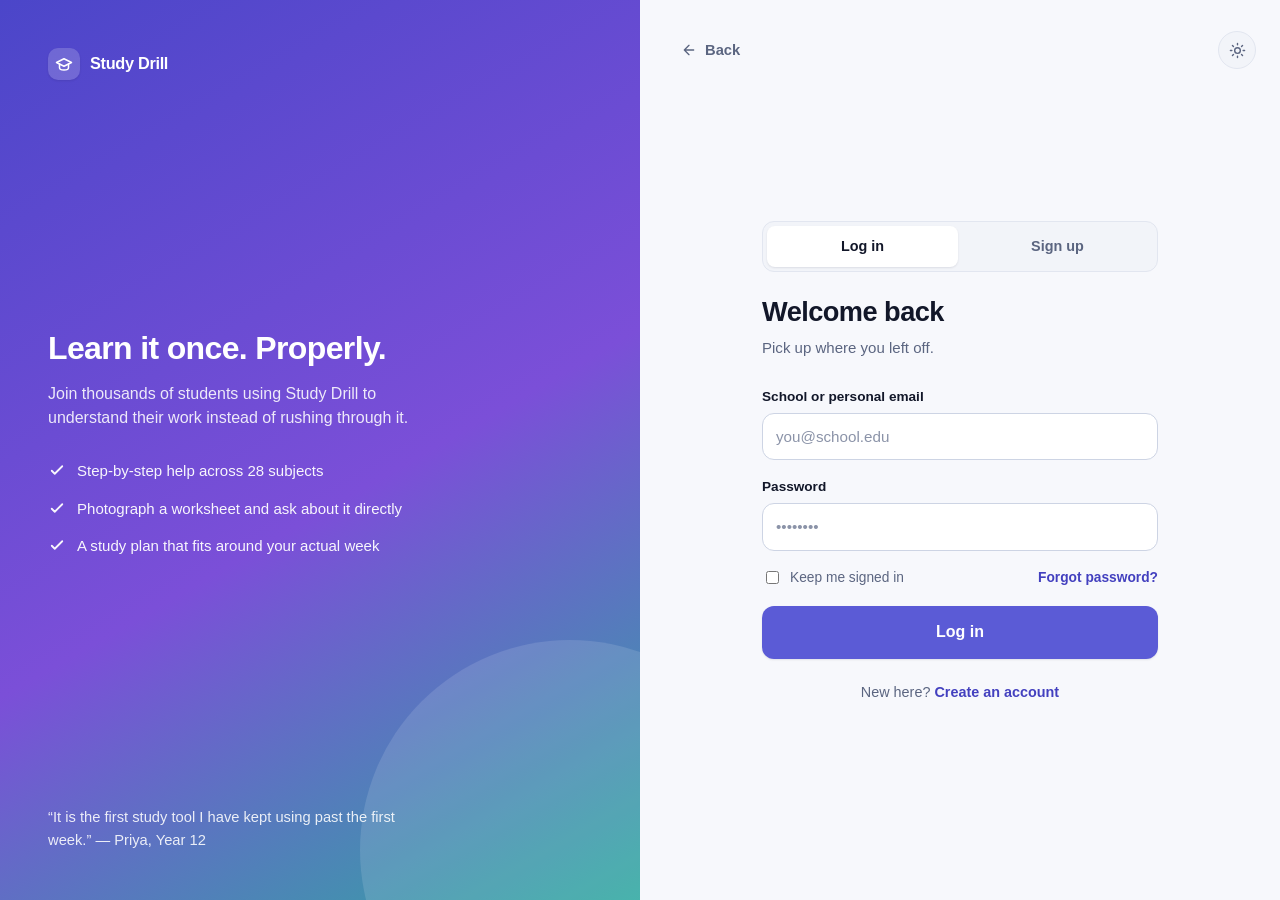
<file: dashboard.html>
<!doctype html>
<html lang="en" data-theme="light">
<head>
<meta charset="utf-8" />
<meta name="viewport" content="width=device-width, initial-scale=1" />
<title>Dashboard — Study Drill</title>
<meta name="description" content="Your Study Drill dashboard." />
<link rel="icon" type="image/png" href="/favicon-96x96.png" sizes="96x96" />
<link rel="icon" type="image/svg+xml" href="/favicon.svg" />
<link rel="shortcut icon" href="/favicon.ico" />
<link rel="apple-touch-icon" sizes="180x180" href="/apple-touch-icon.png" />
<link rel="manifest" href="/site.webmanifest" />
<style data-sp="core">
/* ============================================================
   Study Drill — shared styles
   ============================================================ */

/* ---------- Tokens ---------- */
:root {
  --bg: #f7f8fc;
  --surface: #ffffff;
  --surface-2: #f2f4f9;
  --surface-3: #e9ecf5;
  --border: #e2e6f0;
  --border-strong: #cdd4e4;
  --text: #121729;
  --text-muted: #5b6580;
  --text-faint: #8b93a8;

  --brand: #5b5bd6;
  --brand-hover: #4b4bc4;
  --brand-soft: #ececfd;
  --brand-text: #4340bf;
  --accent: #14b8a6;
  --accent-soft: #dcfbf5;
  --warn-soft: #fff3da;
  --warn-text: #92610a;

  --shadow-sm: 0 1px 2px rgba(18, 23, 41, .06), 0 1px 3px rgba(18, 23, 41, .04);
  --shadow-md: 0 4px 12px rgba(18, 23, 41, .07), 0 2px 4px rgba(18, 23, 41, .04);
  --shadow-lg: 0 18px 40px rgba(18, 23, 41, .12);

  --r-sm: 8px;
  --r-md: 12px;
  --r-lg: 18px;
  --r-xl: 26px;

  --sidebar-w: 248px;
  --topbar-h: 64px;
  --maxw: 1160px;

  --font: "Inter", -apple-system, BlinkMacSystemFont, "Segoe UI", Roboto, Helvetica, Arial, sans-serif;
}

:root[data-theme="dark"] {
  --bg: #0d1017;
  --surface: #151923;
  --surface-2: #1b2130;
  --surface-3: #232a3c;
  --border: #262d3d;
  --border-strong: #38415a;
  --text: #eef1f8;
  --text-muted: #a2abc2;
  --text-faint: #7c869e;

  --brand: #7b7bf0;
  --brand-hover: #8d8df5;
  --brand-soft: #1e2140;
  --brand-text: #b3b3ff;
  --accent: #2dd4bf;
  --accent-soft: #10312f;
  --warn-soft: #3a2c0e;
  --warn-text: #f0c86a;

  --shadow-sm: 0 1px 2px rgba(0, 0, 0, .4);
  --shadow-md: 0 4px 14px rgba(0, 0, 0, .45);
  --shadow-lg: 0 20px 44px rgba(0, 0, 0, .55);
}

/* ---------- Base ---------- */
/* Components below set display, which would otherwise beat the hidden
   attribute and leave "hidden" elements on screen. */
[hidden] { display: none !important; }

*, *::before, *::after { box-sizing: border-box; }

html { -webkit-text-size-adjust: 100%; }

body {
  margin: 0;
  font-family: var(--font);
  background: var(--bg);
  color: var(--text);
  line-height: 1.55;
  -webkit-font-smoothing: antialiased;
}

h1, h2, h3, h4 { margin: 0; line-height: 1.2; letter-spacing: -.02em; font-weight: 650; }
p { margin: 0; }
a { color: inherit; text-decoration: none; }
img, svg { display: block; max-width: 100%; }
button, input, textarea, select { font: inherit; color: inherit; }

:focus-visible {
  outline: 2px solid var(--brand);
  outline-offset: 2px;
  border-radius: 4px;
}

.container { width: 100%; max-width: var(--maxw); margin-inline: auto; padding-inline: 20px; }
.muted { color: var(--text-muted); }
.faint { color: var(--text-faint); }
.center { text-align: center; }
.sr-only {
  position: absolute; width: 1px; height: 1px; padding: 0; margin: -1px;
  overflow: hidden; clip: rect(0 0 0 0); white-space: nowrap; border: 0;
}

/* ---------- Brand mark ---------- */
.brand { display: inline-flex; align-items: center; gap: 10px; font-weight: 700; letter-spacing: -.02em; }
.brand-mark {
  width: 32px; height: 32px; border-radius: 10px; flex: none;
  display: grid; place-items: center;
  background: linear-gradient(140deg, var(--brand), #9b6bf0);
  color: #fff; box-shadow: var(--shadow-sm);
}
.brand-mark svg { width: 18px; height: 18px; }
.brand-name { font-size: 1.02rem; white-space: nowrap; }

/* ---------- Buttons ---------- */
.btn {
  --btn-bg: var(--surface);
  --btn-fg: var(--text);
  --btn-bd: var(--border-strong);
  display: inline-flex; align-items: center; justify-content: center; gap: 8px;
  padding: 10px 16px; border-radius: var(--r-md);
  background: var(--btn-bg); color: var(--btn-fg);
  border: 1px solid var(--btn-bd);
  font-size: .92rem; font-weight: 560; cursor: pointer;
  transition: transform .12s ease, background .15s ease, border-color .15s ease, opacity .15s ease;
  white-space: nowrap;
}
.btn:hover { transform: translateY(-1px); }
.btn:active { transform: translateY(0); }
.btn svg { width: 16px; height: 16px; }

.btn-primary { --btn-bg: var(--brand); --btn-fg: #fff; --btn-bd: transparent; box-shadow: var(--shadow-sm); }
.btn-primary:hover { --btn-bg: var(--brand-hover); }
.btn-ghost { --btn-bg: transparent; --btn-bd: transparent; color: var(--text-muted); }
.btn-ghost:hover { --btn-bg: var(--surface-2); color: var(--text); }
.btn-soft { --btn-bg: var(--brand-soft); --btn-fg: var(--brand-text); --btn-bd: transparent; }
.btn-danger { --btn-fg: #d94a4a; --btn-bd: var(--border-strong); }
.btn-danger:hover { --btn-bg: rgba(217, 74, 74, .08); }
.btn-lg { padding: 13px 22px; font-size: 1rem; border-radius: var(--r-md); }
.btn-block { width: 100%; }

/* ---------- Form fields ---------- */
.field { display: block; margin-bottom: 16px; }
.field-label { display: block; font-size: .85rem; font-weight: 560; margin-bottom: 6px; }
.input, .select, .textarea {
  width: 100%; padding: 11px 13px;
  background: var(--surface); border: 1px solid var(--border-strong);
  border-radius: var(--r-md); font-size: .95rem;
  transition: border-color .15s ease, box-shadow .15s ease;
}
.input::placeholder, .textarea::placeholder { color: var(--text-faint); }
.input:focus, .select:focus, .textarea:focus {
  outline: none; border-color: var(--brand);
  box-shadow: 0 0 0 3px color-mix(in srgb, var(--brand) 18%, transparent);
}
.textarea { resize: vertical; min-height: 96px; }
.hint { font-size: .8rem; color: var(--text-faint); margin-top: 6px; }

/* Switch */
.switch { position: relative; display: inline-flex; flex: none; width: 44px; height: 26px; }
.switch input { position: absolute; opacity: 0; width: 100%; height: 100%; margin: 0; cursor: pointer; }
.switch span {
  position: absolute; inset: 0; border-radius: 999px;
  background: var(--surface-3); border: 1px solid var(--border-strong);
  transition: background .18s ease, border-color .18s ease; pointer-events: none;
}
.switch span::after {
  content: ""; position: absolute; top: 3px; left: 3px;
  width: 18px; height: 18px; border-radius: 50%; background: #fff;
  box-shadow: var(--shadow-sm); transition: transform .18s ease;
}
.switch input:checked + span { background: var(--brand); border-color: var(--brand); }
.switch input:checked + span::after { transform: translateX(18px); }
.switch input:focus-visible + span { outline: 2px solid var(--brand); outline-offset: 2px; }

/* ---------- Badges / chips ---------- */
.badge {
  display: inline-flex; align-items: center; gap: 6px;
  padding: 4px 10px; border-radius: 999px;
  font-size: .76rem; font-weight: 560; letter-spacing: .01em;
  background: var(--surface-2); color: var(--text-muted); border: 1px solid var(--border);
}
.badge-brand { background: var(--brand-soft); color: var(--brand-text); border-color: transparent; }
.badge-accent { background: var(--accent-soft); color: var(--accent); border-color: transparent; }
.badge-warn { background: var(--warn-soft); color: var(--warn-text); border-color: transparent; }

.chip {
  display: inline-flex; align-items: center; gap: 7px;
  padding: 8px 14px; border-radius: 999px; cursor: pointer;
  background: var(--surface); border: 1px solid var(--border-strong);
  font-size: .87rem; color: var(--text-muted);
  transition: border-color .15s ease, color .15s ease, background .15s ease;
}
.chip:hover { border-color: var(--brand); color: var(--text); background: var(--surface-2); }

/* ---------- Cards ---------- */
.card {
  background: var(--surface); border: 1px solid var(--border);
  border-radius: var(--r-lg); box-shadow: var(--shadow-sm);
}
.card-pad { padding: 22px; }

/* ---------- Theme toggle ---------- */
.theme-toggle {
  width: 38px; height: 38px; flex: none; display: grid; place-items: center;
  border-radius: 50%; cursor: pointer;
  background: var(--surface-2); border: 1px solid var(--border);
  color: var(--text-muted); transition: color .15s ease, border-color .15s ease;
}
.theme-toggle:hover { color: var(--text); border-color: var(--border-strong); }
.theme-toggle svg { width: 17px; height: 17px; }
:root[data-theme="dark"] .icon-sun, :root:not([data-theme="dark"]) .icon-moon { display: none; }

/* ============================================================
   Marketing site (landing / pricing / auth header)
   ============================================================ */
.site-header {
  position: sticky; top: 0; z-index: 40;
  background: color-mix(in srgb, var(--bg) 85%, transparent);
  backdrop-filter: blur(12px);
  border-bottom: 1px solid var(--border);
}
.site-header .container { display: flex; align-items: center; gap: 18px; height: var(--topbar-h); }
.site-nav { display: flex; align-items: center; gap: 4px; margin-left: 18px; }
.site-nav a {
  padding: 8px 12px; border-radius: var(--r-sm);
  font-size: .92rem; color: var(--text-muted); transition: color .15s ease, background .15s ease;
}
.site-nav a:hover { color: var(--text); background: var(--surface-2); }
.site-nav a[aria-current="page"] { color: var(--text); font-weight: 560; }
.header-actions { display: flex; align-items: center; gap: 10px; margin-left: auto; }

/* Account chip in the marketing header, shown once signed in */
.header-account {
  display: inline-flex; align-items: center; gap: 9px;
  padding: 5px 14px 5px 5px; border-radius: 999px;
  background: var(--surface-2); border: 1px solid var(--border);
  font-size: .88rem; font-weight: 540; color: var(--text);
  transition: border-color .15s ease, background .15s ease;
  max-width: 220px;
}
.header-account:hover { border-color: var(--border-strong); background: var(--surface-3); }
.header-account .avatar { width: 28px; height: 28px; font-size: .72rem; }
.header-account span:last-child {
  overflow: hidden; text-overflow: ellipsis; white-space: nowrap;
}
@media (max-width: 560px) { .header-account span:last-child { display: none; } }

.nav-toggle { display: none; }
.site-nav .nav-login { display: none; }

@media (max-width: 860px) {
  .site-nav {
    position: absolute; top: var(--topbar-h); left: 0; right: 0;
    flex-direction: column; align-items: stretch; gap: 2px; margin: 0; padding: 12px 20px 18px;
    background: var(--surface); border-bottom: 1px solid var(--border);
    box-shadow: var(--shadow-md);
  }
  .site-nav:not(.open) { display: none; }
  .site-nav a { padding: 12px; font-size: 1rem; }
  .header-actions .btn:not(.btn-primary) { display: none; }
  .nav-toggle { display: grid; }
  .site-nav .nav-login { display: block; color: var(--brand-text); font-weight: 560; }
}

/* Hero */
.hero { position: relative; overflow: hidden; padding: 84px 0 64px; }
.hero::before {
  content: ""; position: absolute; z-index: 0;
  top: -320px; left: 50%; transform: translateX(-50%);
  width: 900px; height: 620px; border-radius: 50%;
  background: radial-gradient(closest-side, color-mix(in srgb, var(--brand) 26%, transparent), transparent);
  filter: blur(18px); pointer-events: none;
}
.hero .container { position: relative; z-index: 1; }
.hero-inner { max-width: 760px; margin-inline: auto; text-align: center; }
.hero h1 { font-size: clamp(2.2rem, 6vw, 3.6rem); letter-spacing: -.035em; margin-bottom: 18px; }
.hero h1 .grad {
  background: linear-gradient(100deg, var(--brand), #a06bf0 60%, var(--accent));
  -webkit-background-clip: text; background-clip: text; color: transparent;
}
.hero-sub { font-size: clamp(1rem, 2.4vw, 1.18rem); color: var(--text-muted); max-width: 580px; margin: 0 auto 28px; }
.hero-cta { display: flex; flex-wrap: wrap; gap: 12px; justify-content: center; }
.hero-note { margin-top: 16px; font-size: .84rem; color: var(--text-faint); }

/* Hero preview panel */
.hero-preview {
  margin: 52px auto 0; max-width: 900px;
  background: var(--surface); border: 1px solid var(--border);
  border-radius: var(--r-xl); box-shadow: var(--shadow-lg); overflow: hidden;
}
.preview-bar {
  display: flex; align-items: center; gap: 8px;
  padding: 12px 16px; border-bottom: 1px solid var(--border); background: var(--surface-2);
}
.dot { width: 10px; height: 10px; border-radius: 50%; background: var(--border-strong); }
.preview-url {
  margin-left: 10px; font-size: .78rem; color: var(--text-faint);
  padding: 4px 12px; border-radius: 999px; background: var(--surface); border: 1px solid var(--border);
}
.preview-body { padding: 36px 28px 44px; text-align: center; }
.preview-body .preview-q { font-size: 1.3rem; font-weight: 600; margin-bottom: 20px; }
.preview-input {
  display: flex; align-items: center; gap: 12px; max-width: 560px; margin: 0 auto 22px;
  padding: 14px 16px; border-radius: var(--r-lg);
  background: var(--surface-2); border: 1px solid var(--border-strong);
  color: var(--text-faint); font-size: .95rem; text-align: left;
}
.preview-input .send {
  margin-left: auto; width: 30px; height: 30px; border-radius: 50%; flex: none;
  display: grid; place-items: center; background: var(--brand); color: #fff;
}
.preview-input .send svg { width: 15px; height: 15px; }
.preview-chips { display: flex; flex-wrap: wrap; gap: 8px; justify-content: center; }

/* Sections */
.section { padding: 72px 0; }
.section-head { max-width: 640px; margin: 0 auto 44px; text-align: center; }
.section-head h2 { font-size: clamp(1.7rem, 4vw, 2.3rem); margin-bottom: 12px; }
.section-head p { color: var(--text-muted); }
.eyebrow {
  display: inline-block; margin-bottom: 14px;
  font-size: .78rem; font-weight: 600; letter-spacing: .09em; text-transform: uppercase; color: var(--brand-text);
}

.grid { display: grid; gap: 18px; }
.grid-3 { grid-template-columns: repeat(3, 1fr); }
.grid-4 { grid-template-columns: repeat(4, 1fr); }
@media (max-width: 900px) { .grid-3, .grid-4 { grid-template-columns: repeat(2, 1fr); } }
@media (max-width: 600px) { .grid-3, .grid-4 { grid-template-columns: 1fr; } }

.feature { padding: 24px; }
.feature-icon {
  width: 42px; height: 42px; border-radius: var(--r-md); display: grid; place-items: center;
  background: var(--brand-soft); color: var(--brand-text); margin-bottom: 16px;
}
.feature-icon svg { width: 20px; height: 20px; }
.feature h3 { font-size: 1.05rem; margin-bottom: 8px; }
.feature p { font-size: .92rem; color: var(--text-muted); }

/* Steps */
.steps { counter-reset: step; }
.step { position: relative; padding: 26px 24px; }
.step-num {
  width: 34px; height: 34px; border-radius: 50%; display: grid; place-items: center;
  background: var(--brand); color: #fff; font-weight: 650; font-size: .92rem; margin-bottom: 16px;
}
.step h3 { font-size: 1.02rem; margin-bottom: 8px; }
.step p { font-size: .92rem; color: var(--text-muted); }

/* Stats strip */
.stats-strip {
  display: grid; grid-template-columns: repeat(4, 1fr); gap: 18px;
  padding: 30px; border-radius: var(--r-xl);
  background: var(--surface); border: 1px solid var(--border); box-shadow: var(--shadow-sm);
}
.stat-val { font-size: 1.8rem; font-weight: 680; letter-spacing: -.03em; }
.stat-lbl { font-size: .85rem; color: var(--text-muted); }
@media (max-width: 720px) { .stats-strip { grid-template-columns: repeat(2, 1fr); } }

/* Quote cards */
.quote { padding: 24px; }
.quote p { font-size: .95rem; margin-bottom: 18px; }
.quote-by { display: flex; align-items: center; gap: 11px; }
.avatar {
  width: 36px; height: 36px; border-radius: 50%; flex: none; display: grid; place-items: center;
  background: var(--brand-soft); color: var(--brand-text); font-size: .82rem; font-weight: 650;
}
.quote-by .name { font-size: .88rem; font-weight: 560; }
.quote-by .meta { font-size: .8rem; color: var(--text-faint); }

/* CTA band */
.cta-band {
  padding: 56px 32px; border-radius: var(--r-xl); text-align: center;
  background: linear-gradient(135deg, var(--brand), #8a5bf0);
  color: #fff; box-shadow: var(--shadow-lg);
}
.cta-band h2 { font-size: clamp(1.6rem, 4vw, 2.2rem); margin-bottom: 12px; }
.cta-band p { opacity: .9; max-width: 460px; margin: 0 auto 26px; }
.cta-band .btn { --btn-bg: #fff; --btn-fg: #3f3fae; --btn-bd: transparent; }

/* Footer */
.site-footer { border-top: 1px solid var(--border); padding: 48px 0 36px; margin-top: 40px; }
.footer-grid { display: grid; grid-template-columns: 1.6fr repeat(3, 1fr); gap: 32px; }
.footer-grid p { font-size: .9rem; color: var(--text-muted); margin-top: 12px; max-width: 280px; }
.footer-col h4 { font-size: .82rem; text-transform: uppercase; letter-spacing: .08em; color: var(--text-faint); margin-bottom: 12px; }
.footer-col a { display: block; font-size: .9rem; color: var(--text-muted); padding: 5px 0; }
.footer-col a:hover { color: var(--text); }
.footer-bottom {
  display: flex; flex-wrap: wrap; gap: 12px; justify-content: space-between;
  margin-top: 36px; padding-top: 22px; border-top: 1px solid var(--border);
  font-size: .85rem; color: var(--text-faint);
}
@media (max-width: 760px) { .footer-grid { grid-template-columns: 1fr 1fr; } }

/* ============================================================
   Auth page
   ============================================================ */
.auth-wrap { display: grid; grid-template-columns: 1fr 1fr; min-height: 100vh; }
.auth-aside {
  position: relative; overflow: hidden; padding: 48px;
  display: flex; flex-direction: column; justify-content: space-between;
  background: linear-gradient(150deg, #4b46c9, #7b4fd8 55%, #2fa8a0);
  color: #fff;
}
.auth-aside::after {
  content: ""; position: absolute; right: -140px; bottom: -160px;
  width: 420px; height: 420px; border-radius: 50%; background: rgba(255, 255, 255, .12);
}
.auth-aside-body { position: relative; z-index: 1; max-width: 400px; }
.auth-aside h2 { font-size: 2rem; margin-bottom: 14px; }
.auth-aside p { opacity: .88; }
.auth-points { list-style: none; padding: 0; margin: 28px 0 0; display: grid; gap: 14px; }
.auth-points li { display: flex; gap: 11px; align-items: flex-start; font-size: .94rem; opacity: .95; }
.auth-points svg { width: 18px; height: 18px; flex: none; margin-top: 2px; }
.auth-quote { position: relative; z-index: 1; font-size: .92rem; opacity: .9; max-width: 380px; }

.auth-main { display: flex; flex-direction: column; padding: 28px 24px 48px; }
.auth-top { display: flex; align-items: center; gap: 12px; }
.auth-top .theme-toggle { margin-left: auto; }
.auth-card { width: 100%; max-width: 396px; margin: auto; padding: 8px 0; }
.auth-card h1 { font-size: 1.7rem; margin-bottom: 8px; }
.auth-card .panel > .muted { font-size: .94rem; margin-bottom: 26px; }

.tabs {
  display: grid; grid-template-columns: 1fr 1fr; gap: 4px; padding: 4px; margin-bottom: 24px;
  background: var(--surface-2); border: 1px solid var(--border); border-radius: var(--r-md);
}
.tabs button {
  padding: 9px; border: 0; border-radius: var(--r-sm); background: transparent;
  color: var(--text-muted); font-size: .9rem; font-weight: 560; cursor: pointer;
  transition: background .15s ease, color .15s ease;
}
.tabs button[aria-selected="true"] { background: var(--surface); color: var(--text); box-shadow: var(--shadow-sm); }

.oauth-row { display: grid; gap: 10px; margin-bottom: 20px; }
.divider { display: flex; align-items: center; gap: 12px; margin: 20px 0; color: var(--text-faint); font-size: .8rem; }
.divider::before, .divider::after { content: ""; flex: 1; height: 1px; background: var(--border); }
.form-row { display: flex; align-items: center; justify-content: space-between; gap: 12px; margin-bottom: 18px; font-size: .86rem; }
.checkline { display: flex; align-items: center; gap: 8px; color: var(--text-muted); cursor: pointer; }
.auth-alt { margin-top: 22px; font-size: .9rem; color: var(--text-muted); text-align: center; }
.auth-alt button { background: none; border: 0; padding: 0; color: var(--brand-text); font-weight: 560; cursor: pointer; }
.link { color: var(--brand-text); font-weight: 560; }
.link:hover { text-decoration: underline; }

@media (max-width: 900px) { .auth-wrap { grid-template-columns: 1fr; } .auth-aside { display: none; } }

/* ============================================================
   App shell (dashboard / chat / settings)
   ============================================================ */
.app { min-height: 100vh; }

.sidebar {
  position: fixed; inset: 0 auto 0 0; z-index: 60;
  width: var(--sidebar-w); display: flex; flex-direction: column;
  padding: 18px 14px; background: var(--surface); border-right: 1px solid var(--border);
  overflow-y: auto; overscroll-behavior: contain;
}
.sidebar-brand { padding: 4px 8px 20px; }
.side-nav { display: grid; gap: 3px; }
.side-label {
  padding: 18px 10px 8px; font-size: .72rem; font-weight: 600;
  letter-spacing: .09em; text-transform: uppercase; color: var(--text-faint);
}
.side-link {
  display: flex; align-items: center; gap: 11px;
  padding: 9px 11px; border-radius: var(--r-md);
  font-size: .91rem; color: var(--text-muted);
  transition: background .15s ease, color .15s ease;
}
.side-link svg { width: 17px; height: 17px; flex: none; }
.side-link:hover { background: var(--surface-2); color: var(--text); }
.side-link[aria-current="page"] { background: var(--brand-soft); color: var(--brand-text); font-weight: 560; }
.side-link .count { margin-left: auto; font-size: .76rem; color: var(--text-faint); }

.side-foot { margin-top: auto; display: grid; gap: 12px; }
.usage-card { padding: 14px; border-radius: var(--r-md); background: var(--surface-2); border: 1px solid var(--border); }
.usage-top { display: flex; justify-content: space-between; align-items: center; font-size: .82rem; margin-bottom: 9px; }
.meter { height: 6px; border-radius: 999px; background: var(--surface-3); overflow: hidden; }
.meter i { display: block; height: 100%; border-radius: 999px; background: linear-gradient(90deg, var(--brand), #9b6bf0); }
.usage-card p { font-size: .78rem; color: var(--text-faint); margin-top: 9px; }

.user-pill {
  display: flex; align-items: center; gap: 10px; padding: 9px 10px;
  border-radius: var(--r-md); border: 1px solid var(--border); background: var(--surface);
}
.user-pill > span:last-child { min-width: 0; }
.user-pill .name { font-size: .87rem; font-weight: 560; line-height: 1.2; }
.user-pill .meta { font-size: .76rem; color: var(--text-faint); }

.app-main { margin-left: var(--sidebar-w); min-height: 100vh; display: flex; flex-direction: column; }

.topbar {
  position: sticky; top: 0; z-index: 30;
  display: flex; align-items: center; gap: 12px; height: var(--topbar-h);
  padding: 0 24px; border-bottom: 1px solid var(--border);
  background: color-mix(in srgb, var(--bg) 88%, transparent); backdrop-filter: blur(12px);
}
.topbar h1 { font-size: 1.05rem; font-weight: 620; }
.topbar .spacer { margin-left: auto; }
.topbar-actions { display: flex; align-items: center; gap: 10px; }

.icon-btn {
  width: 38px; height: 38px; flex: none; display: grid; place-items: center;
  border-radius: var(--r-md); cursor: pointer;
  background: transparent; border: 1px solid transparent; color: var(--text-muted);
  transition: background .15s ease, color .15s ease;
}
.icon-btn:hover { background: var(--surface-2); color: var(--text); }
.icon-btn svg { width: 19px; height: 19px; }

.menu-btn { display: none; }
.scrim { display: none; }

@media (max-width: 1000px) {
  .sidebar { transform: translateX(-100%); transition: transform .22s ease; box-shadow: var(--shadow-lg); }
  .sidebar.open { transform: none; }
  .app-main { margin-left: 0; }
  .menu-btn { display: grid; }
  .scrim.show { display: block; position: fixed; inset: 0; z-index: 50; background: rgba(8, 10, 18, .5); }
}

.page { flex: 1; width: 100%; max-width: 1000px; margin-inline: auto; padding: 32px 24px 64px; }

/* Keep the top bar from crowding on phones: actions collapse to icons. */
@media (max-width: 640px) {
  .topbar h1 { font-size: 1rem; }
  .topbar-actions { gap: 2px; }
  .topbar-actions .btn { font-size: 0; gap: 0; padding: 9px; border-radius: var(--r-md); }
  .topbar-actions .btn svg { width: 19px; height: 19px; }
}
@media (max-width: 640px) { .page { padding: 24px 16px 48px; } .topbar { padding: 0 14px; } }

/* ---------- Dashboard ---------- */
.greeting { margin-bottom: 26px; }
.greeting h2 { font-size: clamp(1.5rem, 4vw, 2rem); margin-bottom: 6px; }

.ask-box {
  padding: 20px; border-radius: var(--r-xl);
  background: var(--surface); border: 1px solid var(--border-strong);
  box-shadow: var(--shadow-md); transition: border-color .15s ease, box-shadow .15s ease;
}
.ask-box:focus-within { border-color: var(--brand); box-shadow: var(--shadow-md), 0 0 0 4px color-mix(in srgb, var(--brand) 14%, transparent); }
.ask-box textarea {
  width: 100%; border: 0; background: transparent; resize: none; outline: none;
  font-size: clamp(1.05rem, 2.6vw, 1.25rem); line-height: 1.5; min-height: 64px;
}
.ask-box textarea::placeholder { color: var(--text-faint); }
.ask-tools { display: flex; align-items: center; gap: 8px; margin-top: 12px; flex-wrap: wrap; }
.ask-tools .spacer { margin-left: auto; }
.tool-btn {
  display: inline-flex; align-items: center; gap: 7px;
  padding: 7px 12px; border-radius: 999px; cursor: pointer;
  background: var(--surface-2); border: 1px solid var(--border);
  font-size: .84rem; color: var(--text-muted); transition: color .15s ease, border-color .15s ease;
}
.tool-btn:hover { color: var(--text); border-color: var(--border-strong); }
.tool-btn svg { width: 15px; height: 15px; }
.send-btn {
  width: 40px; height: 40px; flex: none; display: grid; place-items: center;
  border-radius: 50%; border: 0; cursor: pointer;
  background: var(--brand); color: #fff; box-shadow: var(--shadow-sm);
  transition: background .15s ease, transform .12s ease;
}
.send-btn:hover { background: var(--brand-hover); transform: translateY(-1px); }
.send-btn svg { width: 17px; height: 17px; }

.suggest-row { display: flex; flex-wrap: wrap; gap: 9px; margin: 16px 0 34px; }

.section-title { display: flex; align-items: center; gap: 12px; margin: 34px 0 14px; }
.section-title h3 { font-size: 1.02rem; }
.section-title a { margin-left: auto; font-size: .86rem; color: var(--brand-text); font-weight: 560; }

.action-card { display: flex; gap: 14px; padding: 18px; transition: transform .14s ease, border-color .14s ease; }
.action-card:hover { transform: translateY(-2px); border-color: var(--border-strong); }
.action-icon {
  width: 38px; height: 38px; flex: none; border-radius: var(--r-md);
  display: grid; place-items: center; background: var(--brand-soft); color: var(--brand-text);
}
.action-icon svg { width: 18px; height: 18px; }
.action-card > span:last-child { display: block; min-width: 0; }
.action-card h4 { font-size: .95rem; margin-bottom: 4px; }
.action-card p { font-size: .85rem; color: var(--text-muted); }

.list { display: grid; gap: 10px; }
.list-item {
  display: flex; align-items: center; gap: 14px; padding: 14px 16px;
  background: var(--surface); border: 1px solid var(--border);
  border-radius: var(--r-md); transition: border-color .14s ease, background .14s ease;
}
.list-item:hover { border-color: var(--border-strong); background: var(--surface-2); }
.list-item .li-icon {
  width: 34px; height: 34px; flex: none; border-radius: var(--r-sm);
  display: grid; place-items: center; background: var(--surface-2); color: var(--text-muted);
}
.list-item .li-icon svg { width: 16px; height: 16px; }
.list-item .li-body { min-width: 0; display: block; }
.list-item .li-title {
  display: block; font-size: .92rem; font-weight: 540;
  white-space: nowrap; overflow: hidden; text-overflow: ellipsis;
}
.list-item .li-meta { display: block; font-size: .8rem; color: var(--text-faint); }
.list-item .li-right { margin-left: auto; font-size: .8rem; color: var(--text-faint); white-space: nowrap; }
@media (max-width: 520px) { .list-item .li-right { display: none; } }

.stat-card { padding: 18px; }
.stat-card .k { font-size: .82rem; color: var(--text-muted); margin-bottom: 6px; }
.stat-card .v { font-size: 1.6rem; font-weight: 680; letter-spacing: -.03em; }
.stat-card .d { font-size: .78rem; color: var(--accent); margin-top: 4px; }

/* ---------- Chat page ---------- */
.chat-layout { display: flex; flex-direction: column; flex: 1; min-height: 0; }
.chat-scroll { flex: 1; overflow-y: auto; padding: 28px 0 8px; }
.chat-inner { width: 100%; max-width: 760px; margin-inline: auto; padding-inline: 24px; }
@media (max-width: 640px) { .chat-inner { padding-inline: 16px; } }

.chat-empty { text-align: center; padding: 48px 0 32px; }
.chat-empty .orb {
  width: 60px; height: 60px; border-radius: 20px; margin: 0 auto 20px;
  display: grid; place-items: center; color: #fff;
  background: linear-gradient(140deg, var(--brand), #9b6bf0); box-shadow: var(--shadow-md);
}
.chat-empty .orb svg { width: 28px; height: 28px; }
.chat-empty h2 { font-size: 1.5rem; margin-bottom: 8px; }
.chat-empty p { color: var(--text-muted); max-width: 400px; margin: 0 auto; font-size: .95rem; }

.prompt-grid { display: grid; grid-template-columns: repeat(2, 1fr); gap: 10px; margin-top: 28px; text-align: left; }
@media (max-width: 600px) { .prompt-grid { grid-template-columns: 1fr; } }
.prompt-card {
  padding: 14px 16px; border-radius: var(--r-md); cursor: pointer;
  background: var(--surface); border: 1px solid var(--border);
  transition: border-color .14s ease, transform .14s ease;
}
.prompt-card:hover { border-color: var(--brand); transform: translateY(-1px); }
.prompt-card .t { display: block; font-size: .9rem; font-weight: 540; margin-bottom: 3px; }
.prompt-card .s { display: block; font-size: .82rem; color: var(--text-faint); }

.msg { display: flex; gap: 13px; margin-bottom: 26px; }
.msg-avatar {
  width: 30px; height: 30px; flex: none; border-radius: 9px;
  display: grid; place-items: center; font-size: .75rem; font-weight: 650;
}
.msg-avatar.you { background: var(--surface-3); color: var(--text-muted); }
.msg-avatar.ai { background: linear-gradient(140deg, var(--brand), #9b6bf0); color: #fff; }
.msg-avatar svg { width: 16px; height: 16px; }
.msg-body { min-width: 0; flex: 1; }
.msg-who { font-size: .82rem; font-weight: 600; margin-bottom: 5px; }
.msg-text { font-size: .95rem; color: var(--text-muted); }

/* The reply is the thing people actually read, so it gets full contrast
   and a little more weight than the surrounding interface text. */
.msg-ai .msg-text {
  color: var(--text);
  font-weight: 500;
  font-size: .97rem;
  line-height: 1.62;
}
/* Download PDF button under an answer */
.pdf-row { margin-top: 12px; }
.pdf-row .btn { gap: 7px; }
.pdf-row .pdf-quiet {
  padding: 6px 10px; font-size: .82rem; color: var(--text-faint);
  border-color: transparent; opacity: .75;
}
.pdf-row .pdf-quiet:hover { opacity: 1; color: var(--text); background: var(--surface-2); }
.pdf-row.prominent { margin-top: 14px; }

/* Formatted reply content */
.msg-text.rich { white-space: normal; }
.msg-text.rich .msg-h {
  font-weight: 650; font-size: 1.02em; color: var(--text);
  margin: 16px 0 6px; letter-spacing: -.01em;
}
.msg-text.rich .msg-h:first-child { margin-top: 0; }
.msg-text.rich .msg-gap { height: 10px; }
.msg-text.rich .msg-list { margin: 4px 0 4px; padding-left: 22px; }
.msg-text.rich .msg-list li { margin: 3px 0; }
.msg-text.rich strong { font-weight: 680; color: var(--text); }
.msg-text.rich code {
  font-family: ui-monospace, SFMono-Regular, Menlo, monospace;
  font-size: .9em; padding: 1px 5px; border-radius: 5px;
  background: var(--surface-2); border: 1px solid var(--border);
}

/* Photo attachments */
.msg-image {
  display: block; max-width: 260px; width: 100%; height: auto;
  border-radius: var(--r-md); border: 1px solid var(--border); margin-bottom: 10px;
}
.photo-chip {
  display: flex; align-items: center; gap: 10px;
  padding: 8px 10px; margin-bottom: 10px;
  background: var(--surface); border: 1px solid var(--border-strong);
  border-radius: var(--r-md); font-size: .85rem; color: var(--text-muted);
}
.photo-chip[hidden] { display: none; }
.photo-chip img { width: 38px; height: 38px; object-fit: cover; border-radius: var(--r-sm); flex: none; }
.photo-chip span { overflow: hidden; text-overflow: ellipsis; white-space: nowrap; }
.photo-remove {
  margin-left: auto; flex: none; width: 26px; height: 26px; border-radius: 50%;
  border: 0; cursor: pointer; background: var(--surface-2); color: var(--text-muted);
  font-size: 1.05rem; line-height: 1;
}
.photo-remove:hover { background: var(--surface-3); color: var(--text); }

/* Live chat message styling */
.msg-text { white-space: pre-wrap; }
.msg-text.error { color: #d94a4a; }
.msg-text.typing { display: flex; gap: 5px; align-items: center; height: 22px; }
.msg-text.typing span {
  width: 7px; height: 7px; border-radius: 50%; background: var(--text-faint);
  animation: sp-blink 1.2s infinite ease-in-out;
}
.msg-text.typing span:nth-child(2) { animation-delay: .18s; }
.msg-text.typing span:nth-child(3) { animation-delay: .36s; }
@keyframes sp-blink { 0%, 80%, 100% { opacity: .22; } 40% { opacity: 1; } }

.chat-notice {
  display: flex; flex-wrap: wrap; gap: 6px; align-items: center;
  padding: 12px 14px; margin-bottom: 18px;
  background: var(--brand-soft); color: var(--brand-text);
  border-radius: var(--r-md); font-size: .87rem;
}
.chat-notice[hidden] { display: none; }

.msg-placeholder {
  padding: 16px; border-radius: var(--r-md);
  background: var(--surface-2); border: 1px dashed var(--border-strong);
  font-size: .9rem; color: var(--text-faint);
}
.skeleton-line { height: 9px; border-radius: 999px; background: var(--surface-3); margin-bottom: 9px; }
.skeleton-line:nth-child(2) { width: 88%; }
.skeleton-line:nth-child(3) { width: 62%; margin-bottom: 0; }

.composer-wrap {
  position: sticky; bottom: 0;
  padding: 12px 0 20px;
  background: linear-gradient(to top, var(--bg) 62%, transparent);
}
.composer {
  display: flex; align-items: flex-end; gap: 10px; padding: 12px 12px 12px 16px;
  background: var(--surface); border: 1px solid var(--border-strong);
  border-radius: var(--r-lg); box-shadow: var(--shadow-md);
  transition: border-color .15s ease;
}
.composer:focus-within { border-color: var(--brand); }
.composer textarea {
  flex: 1; border: 0; background: transparent; outline: none; resize: none;
  font-size: .97rem; line-height: 1.5; max-height: 180px; padding: 6px 0;
}
.composer-foot {
  display: flex; align-items: center; gap: 10px; justify-content: space-between;
  margin-top: 10px; font-size: .78rem; color: var(--text-faint);
}
@media (max-width: 560px) {
  .composer-foot { flex-direction: column; align-items: flex-start; gap: 3px; }
  .chat-empty { padding-top: 24px; }
}

/* ---------- Pricing ---------- */
.billing-toggle {
  display: inline-flex; align-items: center; gap: 12px; margin: 0 auto 40px;
  padding: 6px 8px 6px 14px; border-radius: 999px;
  background: var(--surface); border: 1px solid var(--border); box-shadow: var(--shadow-sm);
  font-size: .9rem;
}
.billing-toggle .lbl { color: var(--text-muted); transition: color .15s ease; }
.billing-toggle .lbl.active { color: var(--text); font-weight: 560; }

.price-grid {
  display: grid; grid-template-columns: repeat(2, 1fr); gap: 20px; align-items: start;
  max-width: 760px; margin-inline: auto;
}
@media (max-width: 720px) { .price-grid { grid-template-columns: 1fr; max-width: 460px; } }

.plan { padding: 26px; display: flex; flex-direction: column; height: 100%; }
.price-grid { padding-top: 12px; }
.plan.featured { border-color: var(--brand); box-shadow: var(--shadow-lg); position: relative; }
.plan.featured::before {
  content: "Most popular"; position: absolute; top: -12px; left: 50%; transform: translateX(-50%);
  padding: 4px 12px; border-radius: 999px; background: var(--brand); color: #fff;
  font-size: .74rem; font-weight: 600; white-space: nowrap;
}
.plan h3 { font-size: 1.1rem; margin-bottom: 6px; }
.plan .plan-desc { font-size: .88rem; color: var(--text-muted); min-height: 40px; }
.plan .price { display: flex; align-items: baseline; gap: 6px; margin: 18px 0 4px; }
.plan .price .amt { font-size: 2.4rem; font-weight: 700; letter-spacing: -.04em; }
.plan .price .per { font-size: .88rem; color: var(--text-faint); }
.plan .price-note { font-size: .8rem; color: var(--text-faint); min-height: 20px; margin-bottom: 20px; }
.plan .btn { margin-bottom: 22px; }
.plan ul { list-style: none; padding: 0; margin: 0; display: grid; gap: 11px; }
.plan li { display: flex; gap: 10px; align-items: flex-start; font-size: .89rem; color: var(--text-muted); }
.plan li svg { width: 16px; height: 16px; flex: none; margin-top: 3px; color: var(--accent); }
.plan li.off { color: var(--text-faint); }
.plan li.off svg { color: var(--text-faint); }

.compare { width: 100%; border-collapse: collapse; font-size: .9rem; }
.compare th, .compare td { padding: 13px 16px; border-bottom: 1px solid var(--border); text-align: left; }
.compare th { font-size: .82rem; color: var(--text-faint); font-weight: 600; }
.compare td:not(:first-child), .compare th:not(:first-child) { text-align: center; }
.compare tbody td:first-child { color: var(--text-muted); }
.compare svg { width: 17px; height: 17px; display: inline-block; vertical-align: middle; }
.table-scroll { overflow-x: auto; border-radius: var(--r-lg); border: 1px solid var(--border); background: var(--surface); }

.faq { display: grid; gap: 10px; max-width: 720px; margin-inline: auto; }
.faq details {
  padding: 16px 20px; background: var(--surface);
  border: 1px solid var(--border); border-radius: var(--r-md);
}
.faq summary {
  cursor: pointer; font-size: .95rem; font-weight: 560; list-style: none;
  display: flex; align-items: center; gap: 12px;
}
.faq summary::-webkit-details-marker { display: none; }
.faq summary::after { content: "+"; margin-left: auto; color: var(--text-faint); font-size: 1.2rem; line-height: 1; }
.faq details[open] summary::after { content: "–"; }
.faq p { margin-top: 12px; font-size: .9rem; color: var(--text-muted); }

/* ---------- Settings ---------- */
.settings-layout { display: grid; grid-template-columns: 200px 1fr; gap: 28px; align-items: start; }
@media (max-width: 820px) { .settings-layout { grid-template-columns: 1fr; gap: 18px; } }

.settings-nav { display: grid; gap: 3px; position: sticky; top: calc(var(--topbar-h) + 20px); }
@media (max-width: 820px) {
  .settings-nav {
    position: static; grid-auto-flow: column; grid-auto-columns: max-content;
    overflow-x: auto; gap: 6px; padding-bottom: 6px;
  }
}
.settings-nav button {
  display: flex; align-items: center; gap: 10px; text-align: left;
  padding: 9px 12px; border-radius: var(--r-md); cursor: pointer;
  background: transparent; border: 1px solid transparent;
  font-size: .9rem; color: var(--text-muted); white-space: nowrap;
  transition: background .15s ease, color .15s ease;
}
.settings-nav button svg { width: 16px; height: 16px; flex: none; }
.settings-nav button:hover { background: var(--surface-2); color: var(--text); }
.settings-nav button[aria-selected="true"] { background: var(--brand-soft); color: var(--brand-text); font-weight: 560; }

.panel { display: none; }
.panel.active { display: block; }
.panel-card { padding: 24px; margin-bottom: 18px; }
.panel-card > h3 { font-size: 1.02rem; margin-bottom: 4px; }
.panel-card > .muted { font-size: .88rem; margin-bottom: 20px; }

.row {
  display: flex; align-items: center; gap: 16px;
  padding: 15px 0; border-top: 1px solid var(--border);
}
.row:first-of-type { border-top: 0; padding-top: 0; }
.row .row-body { min-width: 0; }
.row .row-title { font-size: .92rem; font-weight: 540; }
.row .row-desc { font-size: .84rem; color: var(--text-muted); }
.row .row-ctl { margin-left: auto; flex: none; }
@media (max-width: 520px) {
  .row { flex-wrap: wrap; }
  .row .row-ctl { margin-left: 0; width: 100%; }
  .row .row-ctl .select, .row .row-ctl .input { width: 100%; }
}

.form-grid { display: grid; grid-template-columns: 1fr 1fr; gap: 0 16px; }
@media (max-width: 600px) { .form-grid { grid-template-columns: 1fr; } }

.avatar-row { display: flex; align-items: center; gap: 16px; margin-bottom: 24px; flex-wrap: wrap; }
.avatar-lg {
  width: 62px; height: 62px; border-radius: 18px; flex: none; display: grid; place-items: center;
  background: linear-gradient(140deg, var(--brand), #9b6bf0); color: #fff; font-size: 1.3rem; font-weight: 650;
}

.theme-picker { display: grid; grid-template-columns: repeat(3, 1fr); gap: 12px; }
.theme-opt { cursor: pointer; }
.theme-opt input { position: absolute; opacity: 0; pointer-events: none; }
.theme-opt .swatch {
  height: 62px; border-radius: var(--r-md); border: 2px solid var(--border);
  overflow: hidden; display: flex; transition: border-color .15s ease;
}
.theme-opt .swatch .a, .theme-opt .swatch .b { flex: 1; }
.theme-opt input:checked + .swatch { border-color: var(--brand); }
.theme-opt .cap { display: block; text-align: center; font-size: .84rem; margin-top: 8px; color: var(--text-muted); }
.theme-opt input:checked ~ .cap { color: var(--text); font-weight: 540; }

.danger-zone { border-color: color-mix(in srgb, #d94a4a 30%, var(--border)); }

.save-bar {
  display: flex; gap: 10px; justify-content: flex-end; flex-wrap: wrap;
  padding-top: 4px;
}

/* ---------- UI-only notice ---------- */
.ui-note {
  display: flex; align-items: flex-start; gap: 10px;
  padding: 12px 14px; border-radius: var(--r-md); margin-bottom: 20px;
  background: var(--warn-soft); color: var(--warn-text);
  font-size: .85rem; border: 1px solid transparent;
}
.ui-note svg { width: 16px; height: 16px; flex: none; margin-top: 2px; }

@media (prefers-reduced-motion: reduce) {
  *, *::before, *::after { transition-duration: .01ms !important; animation-duration: .01ms !important; }
}

</style>
<script data-sp="theme">
/* Applies the saved theme before first paint to avoid a flash of the wrong theme. */
(function () {
  try {
    var saved = localStorage.getItem("sp-theme");
    var mode = saved || "system";
    var dark = mode === "dark" ||
      (mode === "system" && window.matchMedia("(prefers-color-scheme: dark)").matches);
    document.documentElement.setAttribute("data-theme", dark ? "dark" : "light");
  } catch (e) {
    document.documentElement.setAttribute("data-theme", "light");
  }
})();

</script>
</head>
<body data-requires-auth>
<div class="scrim" data-scrim></div>

<div class="app">
  <aside class="sidebar" data-sidebar>
    <a class="brand sidebar-brand" href="index.html">
      <span class="brand-mark" aria-hidden="true">
        <svg viewBox="0 0 24 24" fill="none" stroke="currentColor" stroke-width="2" stroke-linecap="round" stroke-linejoin="round"><path d="M22 10 12 5 2 10l10 5 10-5Z"/><path d="M6 12v5c0 1.7 2.7 3 6 3s6-1.3 6-3v-5"/></svg>
      </span>
      <span class="brand-name">Study Drill</span>
    </a>

    <nav class="side-nav" aria-label="Sidebar">
        <a class="side-link" href="dashboard.html" aria-current="page"><svg viewBox="0 0 24 24" fill="none" stroke="currentColor" stroke-width="1.9" stroke-linecap="round" stroke-linejoin="round"><path d="M3 12l9-8 9 8"/><path d="M5 10v10h14V10"/></svg><span>Dashboard</span></a>
        <a class="side-link" href="chat.html"><svg viewBox="0 0 24 24" fill="none" stroke="currentColor" stroke-width="1.9" stroke-linecap="round" stroke-linejoin="round"><path d="M21 15a2 2 0 0 1-2 2H8l-5 4V5a2 2 0 0 1 2-2h14a2 2 0 0 1 2 2v10Z"/></svg><span>Ask AI</span></a>


      <div class="side-label">Account</div>
        <a class="side-link" href="pricing.html" data-free-only><svg viewBox="0 0 24 24" fill="none" stroke="currentColor" stroke-width="1.9" stroke-linecap="round" stroke-linejoin="round"><path d="M12 3l2.6 5.6 6.4.8-4.7 4.3 1.2 6.3L12 17l-5.5 3 1.2-6.3L3 9.4l6.4-.8L12 3Z"/></svg><span>Upgrade plan</span></a>
        <a class="side-link" href="settings.html"><svg viewBox="0 0 24 24" fill="none" stroke="currentColor" stroke-width="1.9" stroke-linecap="round" stroke-linejoin="round"><circle cx="12" cy="12" r="3"/><path d="M19.4 15a1.6 1.6 0 0 0 .3 1.8l.1.1a2 2 0 1 1-2.8 2.8l-.1-.1a1.6 1.6 0 0 0-1.8-.3 1.6 1.6 0 0 0-1 1.5V21a2 2 0 1 1-4 0v-.1A1.6 1.6 0 0 0 9 19.4a1.6 1.6 0 0 0-1.8.3l-.1.1a2 2 0 1 1-2.8-2.8l.1-.1a1.6 1.6 0 0 0 .3-1.8 1.6 1.6 0 0 0-1.5-1H3a2 2 0 1 1 0-4h.1A1.6 1.6 0 0 0 4.6 9a1.6 1.6 0 0 0-.3-1.8l-.1-.1a2 2 0 1 1 2.8-2.8l.1.1a1.6 1.6 0 0 0 1.8.3H9a1.6 1.6 0 0 0 1-1.5V3a2 2 0 1 1 4 0v.1a1.6 1.6 0 0 0 1 1.5 1.6 1.6 0 0 0 1.8-.3l.1-.1a2 2 0 1 1 2.8 2.8l-.1.1a1.6 1.6 0 0 0-.3 1.8V9a1.6 1.6 0 0 0 1.5 1H21a2 2 0 1 1 0 4h-.1a1.6 1.6 0 0 0-1.5 1Z"/></svg><span>Settings</span></a>
    </nav>

    <div class="side-foot">
      <div class="usage-card">
        <div class="usage-top"><strong data-plan-name>Free plan</strong><span class="faint" data-usage-count>0 / 30</span></div>
        <div class="meter"><i data-usage-bar style="width:0%"></i></div>
        <p>Questions used this month. Resets on the 1st.</p>
        <a class="btn btn-soft btn-block" href="pricing.html" style="margin-top:12px" data-free-only>Upgrade</a>
      </div>

      <a class="user-pill" href="settings.html">
        <span class="avatar" data-user-initials>SP</span>
        <span>
          <span class="name" data-user-name>Account</span><br />
          <span class="meta" data-user-email style="overflow:hidden;text-overflow:ellipsis;display:block;max-width:150px"></span>
        </span>
      </a>
    </div>
  </aside>

  <div class="app-main">
    <header class="topbar">
      <button class="icon-btn menu-btn" data-menu-btn aria-label="Open menu">
        <svg viewBox="0 0 24 24" fill="none" stroke="currentColor" stroke-width="2" stroke-linecap="round"><path d="M3 6h18M3 12h18M3 18h18"/></svg>
      </button>
      <h1>Dashboard</h1>
      <div class="spacer"></div>
      <div class="topbar-actions">
        <a class="btn btn-ghost" href="chat.html" style="gap:7px">
          <svg viewBox="0 0 24 24" fill="none" stroke="currentColor" stroke-width="2" stroke-linecap="round"><path d="M12 5v14M5 12h14"/></svg>
          New session
        </a>
        <button class="theme-toggle" data-theme-toggle aria-label="Toggle dark mode">
        <svg class="icon-sun" viewBox="0 0 24 24" fill="none" stroke="currentColor" stroke-width="2" stroke-linecap="round"><circle cx="12" cy="12" r="4"/><path d="M12 2v2M12 20v2M4.9 4.9l1.4 1.4M17.7 17.7l1.4 1.4M2 12h2M20 12h2M6.3 17.7l-1.4 1.4M19.1 4.9l-1.4 1.4"/></svg>
        <svg class="icon-moon" viewBox="0 0 24 24" fill="none" stroke="currentColor" stroke-width="2" stroke-linecap="round" stroke-linejoin="round"><path d="M21 12.8A9 9 0 1 1 11.2 3a7 7 0 0 0 9.8 9.8Z"/></svg>
        </button>
      </div>
    </header>

    <main class="page">

      <div class="greeting">
        <h2>Good evening, <span data-user-name>there</span> 👋</h2>
        <p class="muted"><span data-usage-note>30 left this month</span> · <span data-plan-name>Free plan</span></p>
      </div>

      <!-- The main ask box -->
      <form class="ask-box" data-ask>
        <label class="sr-only" for="ask">What do you need help with?</label>
        <textarea id="ask" data-ask-input data-autogrow rows="2"
          placeholder="What do you need help with?"></textarea>

        <div class="ask-tools">
          <a class="tool-btn" href="chat.html">
            <svg viewBox="0 0 24 24" fill="none" stroke="currentColor" stroke-width="1.9" stroke-linecap="round" stroke-linejoin="round"><path d="M14.5 4h-5L8 6H5a2 2 0 0 0-2 2v10a2 2 0 0 0 2 2h14a2 2 0 0 0 2-2V8a2 2 0 0 0-2-2h-3l-1.5-2Z"/><circle cx="12" cy="13" r="3.5"/></svg>
            Photo
          </a>
          <span class="spacer"></span>
          <button class="send-btn" type="submit" aria-label="Ask">
            <svg viewBox="0 0 24 24" fill="none" stroke="currentColor" stroke-width="2" stroke-linecap="round" stroke-linejoin="round"><path d="m5 12 14-7-5 14-2.5-5.5L5 12Z"/></svg>
          </button>
        </div>
      </form>

      <div class="suggest-row">
        <button type="button" class="chip" data-suggest="Explain this topic simply">Explain this topic simply</button>
        <button type="button" class="chip" data-suggest="Check my maths working">Check my maths working</button>
        <button type="button" class="chip" data-suggest="Make me a revision plan">Make me a revision plan</button>
        <button type="button" class="chip" data-suggest="Quiz me on cell biology">Quiz me on cell biology</button>
        <button type="button" class="chip" data-suggest="Summarise my notes">Summarise my notes</button>
      </div>

      <div style="margin-top:34px;max-width:340px">
        <div class="card stat-card">
          <div class="k">Questions used</div>
          <div class="v"><span data-usage-used>0</span> / <span data-usage-limit>30</span></div>
          <div class="meter" style="margin:12px 0 8px"><i data-usage-bar style="width:0%"></i></div>
          <div class="d" data-usage-note>30 left this month</div>
        </div>
      </div>

      <div class="section-title">
        <h3>Recent sessions</h3>
      </div>
      <div class="list" data-recent-sessions></div>

    </main>
  </div>
</div>

<script data-sp="app">
/* ============================================================
   Study Drill — UI behaviour and OpenAI chat
   ------------------------------------------------------------
   The API key is never stored in these files. It is entered in
   Settings and kept in this browser's localStorage, so each
   person using the site supplies and uses their own key.
   ============================================================ */
(function () {
  "use strict";

  var $  = function (sel, root) { return (root || document).querySelector(sel); };
  var $$ = function (sel, root) { return Array.prototype.slice.call((root || document).querySelectorAll(sel)); };

  /* ---------- Stored settings ---------- */
  var KEY_STORE    = "sp-openai-key";
  var MODEL_STORE  = "sp-model";
  var USAGE_STORE  = "sp-usage";
  var THEME_KEY    = "sp-theme";
  var DEFAULT_MODEL = "gpt-4o-mini";
  var MONTHLY_LIMIT = 30;
  var API_URL   = "https://api.openai.com/v1/chat/completions";
  var PROXY_URL = "/api/chat";   // Vercel function that holds the server key
  var hasProxy  = false;

  /* Is the serverless function deployed alongside this page? A GET returns 405
     from our own function and 404 when it is not there at all. */
  function probeProxy() {
    if (location.protocol.indexOf("http") !== 0) return Promise.resolve(false);
    return fetch(PROXY_URL, { method: "GET" })
      .then(function (r) { return r.status !== 404; })
      .catch(function () { return false; });
  }

  function read(k)    { try { return localStorage.getItem(k); } catch (e) { return null; } }
  function write(k,v) { try { localStorage.setItem(k, v); } catch (e) { /* private mode */ } }
  function drop(k)    { try { localStorage.removeItem(k); } catch (e) { /* private mode */ } }

  function getKey()   { return (read(KEY_STORE) || "").trim(); }
  function getModel() { return (read(MODEL_STORE) || "").trim() || DEFAULT_MODEL; }

  /* ---------- Supabase ----------
     The publishable key is meant to live in front-end code. Every table is
     protected by row level security, so a signed-in person can only ever read
     or change their own row. */
  var SB_URL = "https://dklkiwltrtvqlbpzrmui.supabase.co";
  var SB_KEY = "sb_publishable_acGeTcCVhbZzqez5QxSUKw_xTG5b7t_";
  var SESSION_STORE = "sp-session";

  function sbHeaders(token) {
    return {
      "apikey": SB_KEY,
      "Authorization": "Bearer " + (token || SB_KEY),
      "Content-Type": "application/json"
    };
  }

  function getSession() {
    try {
      var s = JSON.parse(read(SESSION_STORE) || "null");
      if (s && s.access_token) return s;
    } catch (e) { /* corrupt, treat as signed out */ }
    return null;
  }

  function setSession(s) {
    if (!s) { drop(SESSION_STORE); return; }
    s.expires_at = s.expires_at || (Math.floor(Date.now() / 1000) + (s.expires_in || 3600));
    write(SESSION_STORE, JSON.stringify(s));
  }

  function signedIn() { return !!getSession(); }

  function currentUser() {
    var s = getSession();
    return s && s.user ? s.user : null;
  }

  function authError(res, body) {
    try {
      var j = JSON.parse(body);
      return j.error_description || j.msg || j.message || (j.error && j.error.message) || null;
    } catch (e) { return null; }
  }

  function signUp(email, password) {
    return fetch(SB_URL + "/auth/v1/signup", {
      method: "POST",
      headers: sbHeaders(),
      body: JSON.stringify({ email: email, password: password })
    }).then(function (res) {
      return res.text().then(function (body) {
        if (!res.ok) throw new Error(authError(res, body) || "Could not create that account.");
        var data = JSON.parse(body);
        // With email confirmation on, no session comes back until they confirm.
        if (data.access_token) { setSession(data); return { confirmed: true }; }
        return { confirmed: false };
      });
    });
  }

  function signIn(email, password) {
    return fetch(SB_URL + "/auth/v1/token?grant_type=password", {
      method: "POST",
      headers: sbHeaders(),
      body: JSON.stringify({ email: email, password: password })
    }).then(function (res) {
      return res.text().then(function (body) {
        if (!res.ok) throw new Error(authError(res, body) || "Could not sign in.");
        setSession(JSON.parse(body));
        return true;
      });
    });
  }

  function signOut() {
    var s = getSession();
    setSession(null);
    drop(USAGE_STORE);
    drop(PLAN_STORE);
    if (!s) return Promise.resolve();
    return fetch(SB_URL + "/auth/v1/logout", {
      method: "POST", headers: sbHeaders(s.access_token)
    }).catch(function () { /* local sign-out already done */ });
  }

  function refreshSession() {
    var s = getSession();
    if (!s || !s.refresh_token) return Promise.resolve(null);
    if (s.expires_at && s.expires_at - 60 > Math.floor(Date.now() / 1000)) return Promise.resolve(s);

    return fetch(SB_URL + "/auth/v1/token?grant_type=refresh_token", {
      method: "POST",
      headers: sbHeaders(),
      body: JSON.stringify({ refresh_token: s.refresh_token })
    }).then(function (res) {
      if (!res.ok) { setSession(null); return null; }
      return res.json().then(function (data) { setSession(data); return data; });
    }).catch(function () { return s; });
  }

  /* Pulls this user's real count from Supabase and caches it locally so the
     number paints instantly on the next page load. */
  function syncUsage() {
    var s = getSession();
    if (!s) return Promise.resolve(null);

    return fetch(SB_URL + "/rest/v1/question_usage?select=month,used", {
      headers: sbHeaders(s.access_token)
    }).then(function (res) {
      if (!res.ok) return null;
      return res.json();
    }).then(function (rows) {
      if (!rows || !rows.length) return null;
      var row = rows[0];
      var used = row.month === monthStamp() ? (parseInt(row.used, 10) || 0) : 0;
      write(USAGE_STORE, JSON.stringify({ month: monthStamp(), used: used }));
      renderUsage();
      return used;
    }).catch(function () { return null; });
  }

  function remoteCount() {
    var s = getSession();
    if (!s) return Promise.reject(new Error("signed out"));

    return fetch(SB_URL + "/rest/v1/rpc/increment_question_usage", {
      method: "POST",
      headers: sbHeaders(s.access_token),
      body: JSON.stringify({ p_month: monthStamp() })
    }).then(function (res) {
      if (!res.ok) throw new Error("rpc failed");
      return res.json();
    }).then(function (used) {
      // PostgREST can hand back a bare number, a string, or an array wrapper.
      var n = Array.isArray(used) ? used[0] : used;
      n = typeof n === "number" ? n : parseInt(n, 10);
      if (!isFinite(n)) return getUsage().used;

      write(USAGE_STORE, JSON.stringify({ month: monthStamp(), used: n }));
      renderUsage();
      return n;
    });
  }

  /* ---------- Usage counter ----------
     Counts answered questions per browser, and rolls over on its
     own the first time the page is opened in a new month. */
  function monthStamp() {
    var d = new Date();
    return d.getFullYear() + "-" + (d.getMonth() + 1);
  }

  function getUsage() {
    var now = monthStamp();
    try {
      var raw = JSON.parse(read(USAGE_STORE) || "null");
      if (raw && raw.month === now) {
        var n = parseInt(raw.used, 10);
        return { month: now, used: isFinite(n) ? n : 0 };
      }
    } catch (e) { /* corrupt value, start fresh */ }
    return { month: now, used: 0 };
  }

  function countQuestion() {
    // Server is the source of truth; local bump keeps the UI instant and is
    // the fallback when the row cannot be reached.
    var u = getUsage();
    u.used += 1;
    write(USAGE_STORE, JSON.stringify(u));
    renderUsage();
    // When the server function is in play it does the counting, so the browser
    // must not also increment the row or every question would count twice.
    if (signedIn() && !hasProxy) remoteCount().catch(function () { /* keep the local count */ });
    return u;
  }

  function resetLabel() {
    var d = new Date(), next = new Date(d.getFullYear(), d.getMonth() + 1, 1);
    return "Resets " + next.getDate() + " " +
      ["Jan","Feb","Mar","Apr","May","Jun","Jul","Aug","Sep","Oct","Nov","Dec"][next.getMonth()];
  }

  function renderUsage() {
    var u = getUsage();
    var left = Math.max(0, MONTHLY_LIMIT - u.used);
    var pct  = Math.min(100, Math.round((u.used / MONTHLY_LIMIT) * 100));

    if (isPlus()) {
      $$("[data-usage-used]").forEach(function (e) { e.textContent = u.used; });
      $$("[data-usage-limit]").forEach(function (e) { e.textContent = "\u221e"; });
      $$("[data-usage-count]").forEach(function (e) { e.textContent = u.used + " asked"; });
      $$("[data-usage-bar]").forEach(function (e) { e.style.width = "100%"; });
      $$("[data-usage-note]").forEach(function (e) { e.textContent = "Unlimited on Plus"; });
      $$("[data-usage-left]").forEach(function (e) { e.textContent = "Unlimited questions"; });
      $$("[data-usage-used-text]").forEach(function (e) { e.textContent = u.used + " questions asked this month"; });
      $$("[data-usage-reset]").forEach(function (e) { e.textContent = ""; });
      return;
    }

    $$("[data-usage-used]").forEach(function (e) { e.textContent = u.used; });
    $$("[data-usage-limit]").forEach(function (e) { e.textContent = MONTHLY_LIMIT; });
    $$("[data-usage-count]").forEach(function (e) { e.textContent = u.used + " / " + MONTHLY_LIMIT; });
    $$("[data-usage-bar]").forEach(function (e) { e.style.width = pct + "%"; });
    $$("[data-usage-note]").forEach(function (e) { e.textContent = left + " left this month"; });
    $$("[data-usage-left]").forEach(function (e) { e.textContent = left + " of " + MONTHLY_LIMIT + " questions left"; });
    $$("[data-usage-used-text]").forEach(function (e) { e.textContent = u.used + " of " + MONTHLY_LIMIT + " questions used"; });
    $$("[data-usage-reset]").forEach(function (e) { e.textContent = resetLabel(); });
  }

  /* ---------- Theme ---------- */
  function readTheme() { return read(THEME_KEY) || "system"; }

  function applyTheme(mode) {
    var dark = mode === "dark" ||
      (mode === "system" && window.matchMedia("(prefers-color-scheme: dark)").matches);
    document.documentElement.setAttribute("data-theme", dark ? "dark" : "light");
    write(THEME_KEY, mode);
  }

  function initTheme() {
    applyTheme(readTheme());

    $$("[data-theme-toggle]").forEach(function (btn) {
      btn.addEventListener("click", function () {
        var isDark = document.documentElement.getAttribute("data-theme") === "dark";
        applyTheme(isDark ? "light" : "dark");
        syncThemePicker();
      });
    });

    $$("[data-theme-set]").forEach(function (input) {
      input.addEventListener("change", function () {
        if (input.checked) applyTheme(input.value);
      });
    });
    syncThemePicker();

    window.matchMedia("(prefers-color-scheme: dark)").addEventListener("change", function () {
      if (readTheme() === "system") applyTheme("system");
    });
  }

  function syncThemePicker() {
    var mode = readTheme();
    $$("[data-theme-set]").forEach(function (input) { input.checked = input.value === mode; });
  }

  /* ---------- Marketing header (mobile menu) ---------- */
  function initSiteNav() {
    var toggle = $("[data-nav-toggle]");
    var nav = $("[data-site-nav]");
    if (!toggle || !nav) return;

    toggle.addEventListener("click", function () {
      var open = nav.classList.toggle("open");
      toggle.setAttribute("aria-expanded", String(open));
    });
  }

  /* ---------- App sidebar (mobile drawer) ---------- */
  function initSidebar() {
    var sidebar = $("[data-sidebar]");
    var scrim = $("[data-scrim]");
    if (!sidebar) return;

    function close() {
      sidebar.classList.remove("open");
      if (scrim) scrim.classList.remove("show");
    }

    $$("[data-menu-btn]").forEach(function (btn) {
      btn.addEventListener("click", function () {
        sidebar.classList.toggle("open");
        if (scrim) scrim.classList.toggle("show");
      });
    });

    if (scrim) scrim.addEventListener("click", close);
    document.addEventListener("keydown", function (e) { if (e.key === "Escape") close(); });
    window.addEventListener("resize", function () { if (window.innerWidth > 1000) close(); });
  }

  /* ---------- Tab groups (auth, settings) ---------- */
  function initTabs() {
    var groups = {};

    $$("[data-tab-group]").forEach(function (btn) {
      var group = btn.getAttribute("data-tab-group");
      groups[group] = true;
      btn.addEventListener("click", function () {
        selectTab(group, btn.getAttribute("data-tab"));
      });
    });

    Object.keys(groups).forEach(function (group) {
      var hashed = $('[data-panel-group="' + group + '"][data-tab-hash]');
      var wanted = location.hash.replace("#", "");
      if (hashed && wanted && $('[data-panel-group="' + group + '"][data-panel="' + wanted + '"]')) {
        selectTab(group, wanted);
      }
    });
  }

  function selectTab(group, name) {
    $$('[data-tab-group="' + group + '"]').forEach(function (btn) {
      if (btn.hasAttribute("aria-selected")) {
        btn.setAttribute("aria-selected", String(btn.getAttribute("data-tab") === name));
      }
    });
    $$('[data-panel-group="' + group + '"]').forEach(function (panel) {
      panel.classList.toggle("active", panel.getAttribute("data-panel") === name);
      if (panel.hasAttribute("data-tab-hash") && panel.getAttribute("data-panel") === name) {
        history.replaceState(null, "", "#" + name);
      }
    });
  }

  /* ---------- Pricing: monthly / yearly ---------- */
  function initBilling() {
    var toggle = $("[data-billing-toggle]");
    if (!toggle) return;

    function render() {
      var yearly = toggle.checked;
      $$("[data-monthly]").forEach(function (el) {
        el.textContent = yearly ? el.getAttribute("data-yearly") : el.getAttribute("data-monthly");
      });
      $$("[data-price-note]").forEach(function (el) {
        el.textContent = yearly ? el.getAttribute("data-note-yearly") : el.getAttribute("data-note-monthly");
      });
      $$("[data-billing-label]").forEach(function (el) {
        el.classList.toggle("active", el.getAttribute("data-billing-label") === (yearly ? "yearly" : "monthly"));
      });
    }

    toggle.addEventListener("change", render);
    render();
  }

  /* ---------- Pricing buttons ----------
     Signed-out visitors should sign up. Signed-in ones were being bounced to
     the login page and straight back, so send them somewhere real instead. */
  function initPricingCtas() {
    var ctas = $$("[data-plan-cta]");
    if (!ctas.length) return;

    var note = $("[data-checkout-note]");

    function say(msg) {
      if (!note) return;
      note.textContent = msg;
      note.hidden = !msg;
    }

    // Signed out: the buttons already point at sign-up, which is right.
    if (!signedIn()) return;

    // Check the plan with the server first. Relying on the cached value meant
    // a paying customer could be shown "Get Plus" and charged twice.
    Promise.all([probeProxy(), syncPlan()]).then(function (results) {
      var hasFunctions = results[0];
      if (!hasFunctions) {
        ctas.forEach(function (a) {
          a.setAttribute("href", "settings.html#billing");
          a.textContent = "Manage plan";
        });
        say("Card payments are not connected yet, so upgrading is not available.");
        return;
      }

      if (isPlus()) {
        ctas.forEach(function (a) {
          var isPlusCta = a.getAttribute("data-plan-cta") === "plus";
          a.setAttribute("href", isPlusCta ? "settings.html#billing" : "#");
          a.textContent = isPlusCta ? "Your current plan" : "Free plan";
        });
        say("You are on Plus. Thanks for supporting Study Drill.");
        return;
      }

      ctas.forEach(function (a) {
        if (a.getAttribute("data-plan-cta") === "free") {
          a.setAttribute("href", "dashboard.html");
          a.textContent = "Your current plan";
          return;
        }

        a.setAttribute("href", "#");
        a.addEventListener("click", function (e) {
          e.preventDefault();
          if (a.dataset.busy) return;
          a.dataset.busy = "1";

          var original = a.textContent;
          a.textContent = "Opening checkout\u2026";
          say("");

          var toggle = $("[data-billing-toggle]");
          var sess = getSession();

          fetch("/api/checkout", {
            method: "POST",
            headers: {
              "Content-Type": "application/json",
              "Authorization": "Bearer " + (sess ? sess.access_token : "")
            },
            // The server reads the account from the token; sending an id here
            // would just be something it has to ignore.
            body: JSON.stringify({
              plan: "plus",
              interval: toggle && toggle.checked ? "year" : "month"
            })
          }).then(function (res) {
            return res.json().then(function (data) {
              if (!res.ok || !data.url) {
                throw new Error((data.error && data.error.message) || "Could not start checkout.");
              }
              location.href = data.url;          // hand over to Stripe
            });
          }).catch(function (err) {
            delete a.dataset.busy;
            a.textContent = original;
            say(err.message || "Could not start checkout.");
          });
        });
      });
    });
  }

  /* Shows the outcome when Stripe sends the customer back. */
  function initCheckoutReturn() {
    var result = new URLSearchParams(location.search).get("checkout");
    if (!result) return;

    var banner = $("[data-checkout-result]");
    if (banner) {
      banner.hidden = false;
      banner.textContent = result === "success"
        ? "Payment received. Thanks for upgrading \u2014 your receipt is in your email."
        : "Checkout was cancelled. Nothing has been charged.";
      banner.style.background = result === "success" ? "var(--accent-soft)" : "var(--warn-soft)";
      banner.style.color      = result === "success" ? "var(--accent)" : "var(--warn-text)";
    }
    history.replaceState(null, "", location.pathname + location.hash);

    if (result === "success") {
      var tries = 0;
      (function poll() {
        syncPlan().then(function (plan) {
          if (plan === "plus" || ++tries > 6) return;
          setTimeout(poll, 2000);   // give the webhook a moment to arrive
        });
      })();
    }
  }

  /* ---------- Auto-growing textareas ---------- */
  function initAutogrow() {
    $$("[data-autogrow]").forEach(function (ta) {
      function grow() {
        ta.style.height = "auto";
        ta.style.height = Math.min(ta.scrollHeight, 180) + "px";
      }
      ta.addEventListener("input", grow);
      grow();
    });
  }

  /* ---------- Dashboard ask box -> chat page ---------- */
  function initAsk() {
    var form = $("[data-ask]");
    if (!form) return;
    var input = $("[data-ask-input]", form);

    function go() {
      var q = (input && input.value.trim()) || "";
      location.href = "chat.html" + (q ? "?q=" + encodeURIComponent(q) : "");
    }

    form.addEventListener("submit", function (e) { e.preventDefault(); go(); });

    if (input) {
      input.addEventListener("keydown", function (e) {
        if (e.key === "Enter" && !e.shiftKey) { e.preventDefault(); go(); }
      });
    }

    $$("[data-suggest]").forEach(function (chip) {
      chip.addEventListener("click", function () {
        if (input) { input.value = chip.getAttribute("data-suggest"); input.focus(); }
      });
    });
  }

  /* ---------- Settings: API key ---------- */
  function initKeySettings() {
    var keyInput = $("[data-key-input]");
    if (!keyInput) return;

    var modelInput = $("[data-model-input]");
    var status = $("[data-key-status]");

    keyInput.value = getKey();
    if (modelInput) modelInput.value = getModel();

    function say(msg, tone) {
      if (!status) return;
      status.textContent = msg;
      status.style.color = tone === "bad" ? "#d94a4a" : (tone === "good" ? "var(--accent)" : "");
    }

    if (getKey()) say("A key is saved in this browser.");
    probeProxy().then(function (ok) {
      if (ok) say("This site has a server key configured, so you do not need to add one here.", "good");
    });

    var save = $("[data-key-save]");
    if (save) {
      save.addEventListener("click", function () {
        var key = keyInput.value.trim();
        if (modelInput) write(MODEL_STORE, modelInput.value.trim() || DEFAULT_MODEL);
        if (!key) { say("Enter a key first.", "bad"); return; }

        write(KEY_STORE, key);
        say("Saved. Testing…");
        save.disabled = true;

        fetch(API_URL, {
          method: "POST",
          headers: { "Content-Type": "application/json", "Authorization": "Bearer " + key },
          body: JSON.stringify({ model: getModel(), max_tokens: 1, messages: [{ role: "user", content: "ping" }] })
        }).then(function (res) {
          save.disabled = false;
          if (res.ok) { say("Connected. " + getModel() + " is responding.", "good"); return; }
          return res.text().then(function (b) { say(errorText(res.status, b), "bad"); });
        }).catch(function () {
          save.disabled = false;
          say("Could not reach OpenAI. Check your internet connection.", "bad");
        });
      });
    }

    var clear = $("[data-key-clear]");
    if (clear) {
      clear.addEventListener("click", function () {
        drop(KEY_STORE);
        keyInput.value = "";
        say("Key removed from this browser.");
      });
    }
  }

  function errorText(status, body) {
    // OpenAI's own wording is more specific than anything generic here.
    var apiMsg = null;
    try { apiMsg = JSON.parse(body).error.message || null; } catch (e) { /* no body */ }
    if (apiMsg) return apiMsg;
    if (status === 403) return "That key is not allowed to call models. Give it Chat completions: Write.";
    if (status === 401) return "That key was rejected by OpenAI. Check you copied all of it.";
    if (status === 404) return "Your account cannot use that model. Try gpt-4o-mini in Settings.";
    if (status === 429) return "Your OpenAI account is out of quota or hitting its rate limit.";
    if (status >= 500)  return "OpenAI is having trouble right now. Try again shortly.";
    try {
      var msg = JSON.parse(body).error.message;
      if (msg) return msg;
    } catch (e) { /* fall through */ }
    return "OpenAI returned an error (" + status + ").";
  }

  /* Builds a PDF from plain text with no external library.
     Helvetica is one of the 14 fonts every reader has built in, so nothing
     needs embedding and the file stays small. */
  function buildPdf(title, bodyText) {
    var PAGE_W = 595, PAGE_H = 842, MARGIN = 56;
    var TITLE_SIZE = 16, SIZE = 11, LEAD = 15.5;
    var MAX_CHARS = 88;                       // fits the usable width at 11pt
    var usableTop = PAGE_H - MARGIN;
    var linesPerPage = Math.floor((usableTop - MARGIN) / LEAD) - 3;

    function esc(s) {
      return String(s).replace(/\\/g, "\\\\").replace(/\(/g, "\\(").replace(/\)/g, "\\)");
    }

    // Readers expect Latin-1; anything else becomes a close plain equivalent.
    function flatten(s) {
      return String(s)
        .replace(/[‘’]/g, "'").replace(/[“”]/g, '"')
        .replace(/—/g, "-").replace(/–/g, "-").replace(/…/g, "...")
        .replace(/×/g, "x").replace(/−/g, "-").replace(/∞/g, "infinity")
        .replace(/^#{1,6}\s+/gm, "").replace(/`/g, "")
        .replace(/\*\*/g, "").replace(/(^|\s)\*(\S)/g, "$1$2")
        .replace(/[^\x00-\xFF]/g, "");
    }

    function wrap(text) {
      var out = [];
      flatten(text).split(/\n/).forEach(function (para) {
        if (!para.trim()) { out.push(""); return; }
        var line = "";
        para.split(/\s+/).forEach(function (word) {
          if (!line.length) { line = word; return; }
          if ((line + " " + word).length <= MAX_CHARS) { line += " " + word; }
          else { out.push(line); line = word; }
        });
        if (line.length) out.push(line);
      });
      return out;
    }

    var lines = wrap(bodyText);
    var pages = [];
    for (var i = 0; i < lines.length; i += linesPerPage) {
      pages.push(lines.slice(i, i + linesPerPage));
    }
    if (!pages.length) pages = [[""]];

    // Build each page's drawing instructions.
    var streams = pages.map(function (pageLines, idx) {
      var y = usableTop;
      var ops = [];
      if (idx === 0) {
        ops.push("BT /F2 " + TITLE_SIZE + " Tf 1 0 0 1 " + MARGIN + " " + y + " Tm (" + esc(flatten(title)) + ") Tj ET");
        y -= TITLE_SIZE + 12;
      }
      ops.push("BT /F1 " + SIZE + " Tf 1 0 0 1 " + MARGIN + " " + y + " Tm " + LEAD + " TL");
      pageLines.forEach(function (ln, n) {
        if (n === 0) ops.push("(" + esc(ln) + ") Tj");
        else ops.push("T* (" + esc(ln) + ") Tj");
      });
      ops.push("ET");
      ops.push("BT /F1 9 Tf 1 0 0 1 " + MARGIN + " " + (MARGIN - 20) + " Tm (Page " + (idx + 1) + " of " + pages.length + " - made with Study Drill) Tj ET");
      return ops.join("\n");
    });

    // Assemble the objects, tracking byte offsets for the xref table.
    var objects = [];
    var kids = [];
    var firstPageObj = 5;
    for (var p = 0; p < pages.length; p++) kids.push((firstPageObj + p * 2) + " 0 R");

    objects[1] = "<< /Type /Catalog /Pages 2 0 R >>";
    objects[2] = "<< /Type /Pages /Kids [" + kids.join(" ") + "] /Count " + pages.length + " >>";
    objects[3] = "<< /Type /Font /Subtype /Type1 /BaseFont /Helvetica /Encoding /WinAnsiEncoding >>";
    objects[4] = "<< /Type /Font /Subtype /Type1 /BaseFont /Helvetica-Bold /Encoding /WinAnsiEncoding >>";

    for (var q = 0; q < pages.length; q++) {
      var pageNum = firstPageObj + q * 2;
      var contentNum = pageNum + 1;
      objects[pageNum] = "<< /Type /Page /Parent 2 0 R /MediaBox [0 0 " + PAGE_W + " " + PAGE_H +
        "] /Resources << /Font << /F1 3 0 R /F2 4 0 R >> >> /Contents " + contentNum + " 0 R >>";
      objects[contentNum] = "<< /Length " + streams[q].length + " >>\nstream\n" + streams[q] + "\nendstream";
    }

    var out = "%PDF-1.4\n";
    var offsets = [];
    for (var n = 1; n < objects.length; n++) {
      offsets[n] = out.length;
      out += n + " 0 obj\n" + objects[n] + "\nendobj\n";
    }
    var xrefAt = out.length;
    out += "xref\n0 " + objects.length + "\n0000000000 65535 f \n";
    for (var r = 1; r < objects.length; r++) {
      out += String(offsets[r]).padStart(10, "0") + " 00000 n \n";
    }
    out += "trailer\n<< /Size " + objects.length + " /Root 1 0 R >>\nstartxref\n" + xrefAt + "\n%%EOF";
    return out;
  }

  /* Turns the built PDF string into a file the browser downloads. */
  function downloadPdf(title, body, filename) {
    var raw = buildPdf(title, body);
    var bytes = new Uint8Array(raw.length);
    for (var i = 0; i < raw.length; i++) bytes[i] = raw.charCodeAt(i) & 0xff;

    var url = URL.createObjectURL(new Blob([bytes], { type: "application/pdf" }));
    var a = document.createElement("a");
    a.href = url;
    a.download = filename;
    document.body.appendChild(a);
    a.click();
    document.body.removeChild(a);
    setTimeout(function () { URL.revokeObjectURL(url); }, 1000);
  }

  function wantsPdf(text) {
    return /\bpdf\b|\bdownload(able)?\b|\bprint(able)?\b|\bhand ?out\b/i.test(text || "");
  }

  /* The answer usually opens with its own heading, which makes a far better
     document title than the request that produced it. */
  function pdfTitleFrom(question, answer) {
    var first = (answer || "").split("\n").map(function (l) { return l.trim(); })
      .filter(Boolean)[0] || "";
    first = first.replace(/^#+\s*/, "").replace(/\*\*/g, "").trim();
    if (first && first.length <= 70 && !/[.?!:]$/.test(first)) return first;

    var q = (question || "")
      .replace(/\b(please|can you|could you|give me|make me|write me|send me|i want|i need)\b/gi, " ")
      .replace(/\b(a |an |the )?(downloadable|printable|download)\b/gi, " ")
      .replace(/\b(a |an )?pdf( of| for| on)?\b/gi, " ")
      .replace(/\s+/g, " ").trim();
    if (!q) return "Study Drill notes";
    return q.charAt(0).toUpperCase() + q.slice(1);
  }

  function fileNameFrom(text) {
    var base = (text || "study-drill").toLowerCase()
      .replace(/[^a-z0-9\s-]/g, "").trim().replace(/\s+/g, "-").slice(0, 50);
    return (base || "study-drill") + ".pdf";
  }

  /* ---------- Rendering the reply ----------
     Models answer in Markdown. Shown raw it reads as "## Heading" and
     "**bold**", so the markers are turned into real formatting. Everything is
     escaped first: the reply is text, never markup to execute. */
  function escapeHtml(s) {
    return String(s).replace(/&/g, "&amp;").replace(/</g, "&lt;")
                    .replace(/>/g, "&gt;").replace(/"/g, "&quot;");
  }

  function inlineMarkup(s) {
    return escapeHtml(s)
      .replace(/`([^`]+)`/g, '<code>$1</code>')
      .replace(/\*\*([^*]+)\*\*/g, "<strong>$1</strong>")
      .replace(/(^|[\s(])\*([^*\n]+)\*(?=[\s.,;:!?)]|$)/g, "$1<em>$2</em>");
  }

  function renderRich(el, text) {
    var lines = String(text).split("\n");
    var html = "";
    var inList = false;

    function closeList() { if (inList) { html += "</ul>"; inList = false; } }

    lines.forEach(function (raw) {
      var line = raw.replace(/\s+$/, "");

      var heading = line.match(/^(#{1,6})\s+(.*)$/);
      if (heading) {
        closeList();
        html += '<div class="msg-h">' + inlineMarkup(heading[2]) + "</div>";
        return;
      }

      var bullet = line.match(/^\s*[-*\u2022]\s+(.*)$/);
      if (bullet) {
        if (!inList) { html += '<ul class="msg-list">'; inList = true; }
        html += "<li>" + inlineMarkup(bullet[1]) + "</li>";
        return;
      }

      closeList();
      if (!line.trim()) { html += '<div class="msg-gap"></div>'; return; }
      html += "<div>" + inlineMarkup(line) + "</div>";
    });

    closeList();
    el.innerHTML = html;
    el.classList.add("rich");
  }

  /* ---------- Chat ---------- */
  var SYSTEM_PROMPT =
    "You are Study Drill, a study tutor for school and university students. " +
    "Explain using short numbered steps in plain language, and show the method so the student can repeat it themselves. " +
    "If the request is for graded work such as a full essay, give an outline, feedback and the next step instead of writing it for them. " +
    "Keep answers focused and end with a brief check-for-understanding question when it helps. " +
    "If the student asks for a PDF, a download or something printable, just write the content out in full " +
    "as clear plain text with headings and short lines. The app adds a Download PDF button under your reply, " +
    "so never say you cannot make files and never include a link.";

  function initChat() {
    var form = $("[data-chat-form]");
    if (!form) return;

    var input  = $("[data-composer-input]");
    var list   = $("[data-chat-messages]");
    var empty  = $("[data-chat-empty]");
    var notice = $("[data-chat-notice]");
    var scroll = $(".chat-scroll");
    var history = [];
    var busy = false;
    var pendingImage = null;   // { dataUrl, name } waiting to be sent
    var rowId = null;          // the saved conversation, once it exists
    var saving = false;

    function persist() {
      var s = getSession();
      if (!s || !s.user || !history.length || saving) return;
      saving = true;

      var payload = {
        title: titleFrom(history),
        messages: messagesForStorage(history),
        updated_at: new Date().toISOString()
      };

      var req;
      if (rowId) {
        req = fetch(sessionsUrl("?id=eq." + encodeURIComponent(rowId)), {
          method: "PATCH", headers: sbHeaders(s.access_token), body: JSON.stringify(payload)
        });
      } else {
        payload.user_id = s.user.id;
        var headers = sbHeaders(s.access_token);
        headers.Prefer = "return=representation";
        req = fetch(sessionsUrl(), {
          method: "POST", headers: headers, body: JSON.stringify(payload)
        }).then(function (res) {
          if (!res.ok) return null;
          return res.json().then(function (rows) {
            if (rows && rows[0]) rowId = rows[0].id;
          });
        });
      }

      req.catch(function () { /* a failed save must not break the chat */ })
         .then(function () { saving = false; });
    }

    var photoInput = $("[data-photo-input]");
    var photoChip  = $("[data-photo-chip]");

    /* Shrinks a photo before sending. Full-size phone pictures are several
       megabytes, which is slow to upload and costs more to process. */
    function shrinkImage(file) {
      return new Promise(function (resolve, reject) {
        var reader = new FileReader();
        reader.onerror = function () { reject(new Error("Could not read that file.")); };
        reader.onload = function () {
          var img = new Image();
          img.onerror = function () { reject(new Error("That file is not an image.")); };
          img.onload = function () {
            var max = 1024;
            var scale = Math.min(1, max / Math.max(img.width, img.height));
            var w = Math.round(img.width * scale);
            var h = Math.round(img.height * scale);
            var canvas = document.createElement("canvas");
            canvas.width = w; canvas.height = h;
            canvas.getContext("2d").drawImage(img, 0, 0, w, h);
            resolve(canvas.toDataURL("image/jpeg", 0.85));
          };
          img.src = reader.result;
        };
        reader.readAsDataURL(file);
      });
    }

    function showPhotoChip() {
      if (!photoChip) return;
      if (!pendingImage) { photoChip.hidden = true; photoChip.innerHTML = ""; return; }
      photoChip.hidden = false;
      photoChip.innerHTML = "";
      var thumb = document.createElement("img");
      thumb.src = pendingImage.dataUrl;
      thumb.alt = "";
      var label = document.createElement("span");
      label.textContent = pendingImage.name;
      var remove = document.createElement("button");
      remove.type = "button";
      remove.className = "photo-remove";
      remove.setAttribute("aria-label", "Remove photo");
      remove.textContent = "\u00d7";
      remove.addEventListener("click", function () { pendingImage = null; showPhotoChip(); });
      photoChip.appendChild(thumb);
      photoChip.appendChild(label);
      photoChip.appendChild(remove);
    }

    if (photoInput) {
      $$("[data-photo-btn]").forEach(function (btn) {
        btn.addEventListener("click", function () { photoInput.click(); });
      });
      photoInput.addEventListener("change", function () {
        var file = photoInput.files && photoInput.files[0];
        photoInput.value = "";
        if (!file) return;
        if (!/^image\//.test(file.type)) { showNotice("That file is not an image.", null, null); return; }
        shrinkImage(file).then(function (dataUrl) {
          pendingImage = { dataUrl: dataUrl, name: file.name };
          showPhotoChip();
          hideNotice();
          input.focus();
        }).catch(function (err) {
          showNotice(err.message || "Could not read that image.", null, null);
        });
      });
    }

    function scrollDown() {
      if (scroll) scroll.scrollTop = scroll.scrollHeight;
    }

    function showNotice(text, linkText, href) {
      if (!notice) return;
      notice.innerHTML = "";
      var span = document.createElement("span");
      span.textContent = text + " ";
      notice.appendChild(span);
      if (linkText) {
        var a = document.createElement("a");
        a.className = "link";
        a.href = href;
        a.textContent = linkText;
        notice.appendChild(a);
      }
      notice.hidden = false;
    }

    function hideNotice() { if (notice) notice.hidden = true; }

    function addMessage(role, text, imageUrl) {
      if (empty) empty.hidden = true;

      var wrap = document.createElement("div");
      wrap.className = "msg msg-" + (role === "user" ? "you" : "ai");

      var av = document.createElement("span");
      av.className = "msg-avatar " + (role === "user" ? "you" : "ai");
      if (role === "user") {
        av.textContent = "AA";
      } else {
        av.innerHTML = '<svg viewBox="0 0 24 24" fill="none" stroke="currentColor" stroke-width="1.8" ' +
          'stroke-linecap="round" stroke-linejoin="round"><path d="M22 10 12 5 2 10l10 5 10-5Z"/></svg>';
      }

      var body = document.createElement("div");
      body.className = "msg-body";

      var who = document.createElement("div");
      who.className = "msg-who";
      who.textContent = role === "user" ? "You" : "Study Drill";

      var t = document.createElement("div");
      t.className = "msg-text";
      t.textContent = text || "";

      body.appendChild(who);
      if (imageUrl) {
        var pic = document.createElement("img");
        pic.className = "msg-image";
        pic.src = imageUrl;
        pic.alt = "Attached image";
        body.appendChild(pic);
      }
      body.appendChild(t);
      wrap.appendChild(av);
      wrap.appendChild(body);
      list.appendChild(wrap);
      scrollDown();
      return t;
    }

    /* A download button under the answer. Prominent when a PDF was asked for,
       quiet the rest of the time so every reply can still be saved. */
    function addPdfButton(target, question, answer, prominent) {
      var wrap = document.createElement("div");
      wrap.className = "pdf-row" + (prominent ? " prominent" : "");

      var btn = document.createElement("button");
      btn.type = "button";
      btn.className = prominent ? "btn btn-primary" : "btn btn-ghost pdf-quiet";
      btn.innerHTML = '<svg viewBox="0 0 24 24" fill="none" stroke="currentColor" stroke-width="1.9" ' +
        'stroke-linecap="round" stroke-linejoin="round"><path d="M12 3v12"/><path d="m7 12 5 5 5-5"/>' +
        '<path d="M5 21h14"/></svg><span>Download PDF</span>';

      btn.addEventListener("click", function () {
        var title = pdfTitleFrom(question, answer);
        if (title.length > 70) title = title.slice(0, 67) + "...";
        downloadPdf(title, answer, fileNameFrom(title));
        btn.querySelector("span").textContent = "Downloaded";
        setTimeout(function () { btn.querySelector("span").textContent = "Download PDF"; }, 2000);
      });

      wrap.appendChild(btn);
      target.parentNode.appendChild(wrap);
      scrollDown();
    }

    function showTyping(target) {
      target.classList.add("typing");
      target.innerHTML = "<span></span><span></span><span></span>";
    }

    function send(text) {
      if (busy) return;
      text = (text || "").trim();
      if (!text && !pendingImage) return;
      if (!text && pendingImage) text = "What is in this image?";

      var key = getKey();
      if (!hasProxy && !key) {
        showNotice("The AI is not connected on this deployment yet, so questions cannot be answered.", null, null);
        return;
      }

      if (!isPlus() && getUsage().used >= MONTHLY_LIMIT) {
        showNotice("You have used all " + MONTHLY_LIMIT + " questions this month.", "Upgrade to Plus", "pricing.html");
        return;
      }

      hideNotice();
      input.value = "";
      input.style.height = "auto";

      var sentImage = pendingImage;
      pendingImage = null;
      showPhotoChip();

      addMessage("user", text, sentImage && sentImage.dataUrl);

      if (sentImage) {
        // Vision models take a parts array rather than a plain string.
        history.push({ role: "user", content: [
          { type: "text", text: text },
          { type: "image_url", image_url: { url: sentImage.dataUrl } }
        ]});
      } else {
        history.push({ role: "user", content: text });
      }

      var target = addMessage("assistant", "");
      showTyping(target);
      busy = true;
      var askedForPdf = wantsPdf(text);
      var askedText = text;

      var payload = {
        model: getModel(),
        stream: true,
        messages: [{ role: "system", content: SYSTEM_PROMPT }].concat(history)
      };
      var headers = { "Content-Type": "application/json" };
      if (hasProxy) {
        var sb = getSession();
        if (sb) headers.Authorization = "Bearer " + sb.access_token;
      } else {
        headers.Authorization = "Bearer " + key;
      }

      fetch(hasProxy ? PROXY_URL : API_URL, {
        method: "POST",
        headers: headers,
        body: JSON.stringify(payload)
      }).then(function (res) {
        if (!res.ok) {
          return res.text().then(function (b) { throw new Error(errorText(res.status, b)); });
        }
        return stream(res, target);
      }).then(function (answer) {
        busy = false;
        if (answer) {
          renderRich(target, answer);
          history.push({ role: "assistant", content: answer });
          countQuestion();
          persist();
          addPdfButton(target, askedText, answer, askedForPdf);
        }
      }).catch(function (err) {
        busy = false;
        target.classList.remove("typing");
        target.classList.add("error");
        target.textContent = err && err.message
          ? err.message
          : "Could not reach OpenAI. Check your internet connection.";
      });
    }

    function stream(res, target) {
      var reader = res.body.getReader();
      var decoder = new TextDecoder();
      var buffer = "";
      var answer = "";

      target.classList.remove("typing");
      target.textContent = "";

      function pump() {
        return reader.read().then(function (chunk) {
          if (chunk.done) return answer;

          buffer += decoder.decode(chunk.value, { stream: true });
          var lines = buffer.split("\n");
          buffer = lines.pop();

          lines.forEach(function (line) {
            line = line.trim();
            if (line.indexOf("data:") !== 0) return;
            var payload = line.slice(5).trim();
            if (!payload || payload === "[DONE]") return;
            try {
              var json = JSON.parse(payload);
              var delta = json.choices && json.choices[0] && json.choices[0].delta;
              if (delta && delta.content) {
                answer += delta.content;
                target.textContent = answer;
                scrollDown();
              }
            } catch (e) { /* partial frame, next chunk completes it */ }
          });

          return pump();
        });
      }

      return pump();
    }

    form.addEventListener("submit", function (e) { e.preventDefault(); send(input.value); });

    input.addEventListener("keydown", function (e) {
      if (e.key === "Enter" && !e.shiftKey) { e.preventDefault(); send(input.value); }
    });

    $$("[data-prompt]").forEach(function (card) {
      card.addEventListener("click", function () {
        input.value = card.getAttribute("data-prompt");
        input.dispatchEvent(new Event("input"));
        input.focus();
      });
    });

    var params  = new URLSearchParams(location.search);
    var pending = params.get("q");
    var openId  = params.get("s");

    if (openId) {
      loadSession(openId).then(function (row) {
        if (!row) return;
        rowId = row.id;
        history = (row.messages || []).map(function (m) { return { role: m.role, content: m.content }; });
        history.forEach(function (m) {
          var el = addMessage(m.role === "user" ? "user" : "assistant", m.content);
          if (m.role !== "user") renderRich(el, m.content);
        });
        scrollDown();
      });
    }

    probeProxy().then(function (ok) {
      hasProxy = ok;
      if (!hasProxy && !getKey()) {
        showNotice("The AI is not connected on this deployment yet.", null, null);
      } else {
        hideNotice();
      }
      // A question typed on the dashboard arrives here and sends itself.
      if (pending) send(pending);
    });
  }

  /* ---------- Plan ----------
     Cached so the UI paints instantly; the real value comes from Supabase,
     written only by the Stripe webhook. A user cannot promote themselves. */
  var PLAN_STORE = "sp-plan";

  function getPlan() { return read(PLAN_STORE) === "plus" ? "plus" : "free"; }
  function isPlus()   { return getPlan() === "plus"; }

  function syncPlan() {
    var s = getSession();
    if (!s) return Promise.resolve("free");

    return fetch(SB_URL + "/rest/v1/profiles?select=plan,current_period_end", {
      headers: sbHeaders(s.access_token)
    }).then(function (res) { return res.ok ? res.json() : null; })
      .then(function (rows) {
        var plan = rows && rows[0] && rows[0].plan === "plus" ? "plus" : "free";
        write(PLAN_STORE, plan);
        renderPlan();
        renderUsage();
        return plan;
      }).catch(function () { return getPlan(); });
  }

  function renderPlan() {
    var plus = isPlus();
    $$("[data-plan-name]").forEach(function (e) { e.textContent = plus ? "Plus plan" : "Free plan"; });
    $$("[data-plus-only]").forEach(function (e) { e.hidden = !plus; });
    $$("[data-free-only]").forEach(function (e) { e.hidden = plus; });
  }

  /* ---------- Saved conversations ---------- */
  function sessionsUrl(q) { return SB_URL + "/rest/v1/chat_sessions" + (q || ""); }

  /* Images are dropped before saving: a photo is hundreds of kilobytes of
     base64 and would bloat every row. The text of the exchange is kept. */
  function messagesForStorage(history) {
    return history.map(function (m) {
      if (typeof m.content === "string") return { role: m.role, content: m.content };
      var text = "";
      (m.content || []).forEach(function (part) { if (part.type === "text") text = part.text; });
      return { role: m.role, content: text + "\n[photo attached]" };
    });
  }

  function titleFrom(history) {
    for (var i = 0; i < history.length; i++) {
      if (history[i].role !== "user") continue;
      var c = history[i].content;
      var text = typeof c === "string" ? c : ((c || []).filter(function (p) { return p.type === "text"; })[0] || {}).text || "";
      text = text.replace(/\s+/g, " ").trim();
      if (text) return text.length > 70 ? text.slice(0, 67) + "\u2026" : text;
    }
    return "New session";
  }

  function listSessions(limit) {
    var s = getSession();
    if (!s) return Promise.resolve([]);
    return fetch(sessionsUrl("?select=id,title,updated_at&order=updated_at.desc&limit=" + (limit || 5)), {
      headers: sbHeaders(s.access_token)
    }).then(function (res) { return res.ok ? res.json() : []; })
      .catch(function () { return []; });
  }

  function loadSession(id) {
    var s = getSession();
    if (!s) return Promise.resolve(null);
    return fetch(sessionsUrl("?select=id,title,messages&id=eq." + encodeURIComponent(id)), {
      headers: sbHeaders(s.access_token)
    }).then(function (res) { return res.ok ? res.json() : null; })
      .then(function (rows) { return rows && rows[0] ? rows[0] : null; })
      .catch(function () { return null; });
  }

  function relativeTime(iso) {
    var then = new Date(iso).getTime();
    if (!then) return "";
    var mins = Math.round((Date.now() - then) / 60000);
    if (mins < 1)    return "Just now";
    if (mins < 60)   return mins + (mins === 1 ? " minute ago" : " minutes ago");
    var hrs = Math.round(mins / 60);
    if (hrs < 24)    return hrs + (hrs === 1 ? " hour ago" : " hours ago");
    var days = Math.round(hrs / 24);
    if (days === 1)  return "Yesterday";
    if (days < 7)    return days + " days ago";
    return new Date(iso).toLocaleDateString(undefined, { day: "numeric", month: "short" });
  }

  /* ---------- Returning from a Supabase email link ----------
     Confirmation and password-reset links come back with the session in the
     URL fragment. Store it synchronously so the page guard sees a signed-in
     user, then fill in the account details right after. */
  function captureAuthRedirect() {
    var hash = location.hash || "";
    if (hash.indexOf("access_token") === -1 && hash.indexOf("error") === -1) return false;

    var params = new URLSearchParams(hash.replace(/^#/, ""));
    var problem = params.get("error_description") || params.get("error");
    var token   = params.get("access_token");

    // Clear the tokens out of the address bar either way.
    history.replaceState(null, "", location.pathname + location.search);

    if (problem) {
      try { sessionStorage.setItem("sp-auth-error", problem.replace(/\+/g, " ")); } catch (e) {}
      if (!/login\.html$/.test(location.pathname)) location.replace("login.html");
      return true;
    }
    if (!token) return false;

    setSession({
      access_token:  token,
      refresh_token: params.get("refresh_token"),
      expires_in:    parseInt(params.get("expires_in") || "3600", 10),
      user:          { email: "" }
    });

    // Fill in the real user record, then land them on the dashboard.
    fetch(SB_URL + "/auth/v1/user", { headers: sbHeaders(token) })
      .then(function (res) { return res.ok ? res.json() : null; })
      .then(function (user) {
        if (user) {
          var s = getSession();
          if (s) { s.user = user; setSession(s); }
        }
        if (params.get("type") === "recovery") { location.replace("login.html?reset=1"); return; }
        if (!/dashboard\.html$/.test(location.pathname)) location.replace("dashboard.html");
        else { initAccount(); syncUsage(); }
      })
      .catch(function () { location.replace("dashboard.html"); });

    return true;
  }

  /* ---------- Auth: login and signup forms ---------- */
  function initAuthForms() {
    var loginForm  = $("[data-login-form]");
    var signupForm = $("[data-signup-form]");
    if (!loginForm && !signupForm) return;

    function feedback(el, msg, tone) {
      if (!el) return;
      el.textContent = msg;
      el.hidden = !msg;
      el.style.color = tone === "bad" ? "#d94a4a" : (tone === "good" ? "var(--accent)" : "");
    }

    if (loginForm) {
      var loginMsg = $("[data-login-msg]");

      try {
        var carried = sessionStorage.getItem("sp-auth-error");
        if (carried) {
          sessionStorage.removeItem("sp-auth-error");
          feedback(loginMsg, /expired/i.test(carried)
            ? "That confirmation link has expired. Sign up again to get a new one."
            : carried, "bad");
        }
      } catch (e) { /* sessionStorage unavailable */ }

      loginForm.addEventListener("submit", function (e) {
        e.preventDefault();
        var email = $("[data-login-email]").value.trim();
        var pass  = $("[data-login-password]").value;
        var btn   = $("[data-login-submit]");

        if (!email || !pass) { feedback(loginMsg, "Enter your email and password.", "bad"); return; }

        btn.disabled = true;
        feedback(loginMsg, "Signing in\u2026");
        signIn(email, pass).then(function () {
          location.href = "dashboard.html";
        }).catch(function (err) {
          btn.disabled = false;
          var m = String(err.message || "");
          if (/invalid login/i.test(m))    m = "That email and password do not match.";
          if (/email not confirmed/i.test(m)) m = "Confirm your email first \u2014 check your inbox for the link.";
          feedback(loginMsg, m, "bad");
        });
      });
    }

    if (signupForm) {
      var signupMsg = $("[data-signup-msg]");
      signupForm.addEventListener("submit", function (e) {
        e.preventDefault();
        var email = $("[data-signup-email]").value.trim();
        var pass  = $("[data-signup-password]").value;
        var terms = $("[data-signup-terms]");
        var btn   = $("[data-signup-submit]");

        if (!email || !pass)    { feedback(signupMsg, "Enter an email and password.", "bad"); return; }
        if (pass.length < 8)    { feedback(signupMsg, "Use at least 8 characters.", "bad"); return; }
        if (terms && !terms.checked) { feedback(signupMsg, "Please accept the terms first.", "bad"); return; }

        btn.disabled = true;
        feedback(signupMsg, "Creating your account\u2026");
        signUp(email, pass).then(function (r) {
          btn.disabled = false;
          if (r.confirmed) { location.href = "dashboard.html"; return; }
          feedback(signupMsg, "Account created. Check " + email + " for a confirmation link, then log in.", "good");
        }).catch(function (err) {
          btn.disabled = false;
          var m = String(err.message || "");
          if (/already registered/i.test(m)) m = "That email already has an account. Try logging in.";
          feedback(signupMsg, m, "bad");
        });
      });
    }
  }

  /* ---------- Signed-in pages: guard, identity, sign out ---------- */
  function initAccount() {
    var guarded = document.body.hasAttribute("data-requires-auth");

    if (guarded && !signedIn()) {
      location.replace("login.html");
      return;
    }

    // Header chrome: signed-in people should not be shown "Log in".
    var here = signedIn();
    $$("[data-signed-in]").forEach(function (e) { e.hidden = !here; });
    $$("[data-signed-out]").forEach(function (e) { e.hidden = here; });

    var user = currentUser();
    if (user) {
      var email = user.email || "";
      var meta  = user.user_metadata || {};
      var first = (meta.first_name || "").trim();
      var last  = (meta.last_name || "").trim();
      // Prefer the name they gave us; fall back to the email handle.
      var name  = first || email.split("@")[0];
      var full  = (first && last) ? (first + " " + last) : name;
      var initials = (first && last)
        ? (first[0] + last[0]).toUpperCase()
        : (name.replace(/[^a-zA-Z]/g, "").slice(0, 2) || "SP").toUpperCase();

      $$("[data-user-email]").forEach(function (e) { e.textContent = email; });
      $$("[data-user-name]").forEach(function (e) { e.textContent = name; });
      $$("[data-user-fullname]").forEach(function (e) { e.textContent = full; });
      $$("[data-user-initials]").forEach(function (e) { e.textContent = initials; });
      $$("[data-user-email-value]").forEach(function (e) { e.value = email; });
    }

    $$("[data-sign-out]").forEach(function (btn) {
      btn.addEventListener("click", function () {
        signOut().then(function () { location.href = "login.html"; });
      });
    });

    if (guarded) {
      refreshSession().then(function (s) {
        if (!s) { location.replace("login.html"); return; }
        syncUsage();
        syncPlan();
      });
    } else if (signedIn()) {
      // Marketing pages still need to know, so a subscriber is not sold
      // something they already have.
      syncPlan();
    }
  }

  /* ---------- Profile: save name and school ----------
     Stored on the Supabase user record, so no extra table is needed. */
  function initProfile() {
    var save = $("[data-profile-save]");
    if (!save) return;

    var first  = $("[data-profile-first]");
    var last   = $("[data-profile-last]");
    var school = $("[data-profile-school]");
    var cancel = $("[data-profile-cancel]");
    var msg    = $("[data-profile-status]");

    function fill() {
      var u = currentUser() || {};
      var meta = u.user_metadata || {};
      if (first)  first.value  = meta.first_name || "";
      if (last)   last.value   = meta.last_name  || "";
      if (school) school.value = meta.school     || "";
    }

    function say(text, tone) {
      if (!msg) return;
      msg.textContent = text;
      msg.hidden = !text;
      msg.style.color = tone === "bad" ? "#d94a4a" : (tone === "good" ? "var(--accent)" : "");
    }

    fill();

    save.addEventListener("click", function () {
      var sess = getSession();
      if (!sess) { say("Sign in first.", "bad"); return; }

      save.disabled = true;
      say("Saving\u2026");

      fetch(SB_URL + "/auth/v1/user", {
        method: "PUT",
        headers: sbHeaders(sess.access_token),
        body: JSON.stringify({ data: {
          first_name: first ? first.value.trim() : "",
          last_name:  last ? last.value.trim() : "",
          school:     school ? school.value.trim() : ""
        }})
      }).then(function (res) {
        save.disabled = false;
        if (!res.ok) throw new Error("failed");
        return res.json();
      }).then(function (user) {
        var sess2 = getSession();
        if (sess2 && user) { sess2.user = user; setSession(sess2); }
        initAccount();
        say("Saved.", "good");
      }).catch(function () {
        save.disabled = false;
        say("Could not save. Try again.", "bad");
      });
    });

    if (cancel) {
      cancel.addEventListener("click", function () { fill(); say(""); });
    }
  }

  /* ---------- Forgot password, and setting a new one ---------- */
  function initPasswordReset() {
    var link = $("[data-forgot-password]");
    if (link) {
      link.addEventListener("click", function (e) {
        e.preventDefault();
        var field = $("[data-login-email]");
        var email = (field && field.value.trim()) || "";
        var msg = $("[data-login-msg]");

        if (!email) {
          if (msg) { msg.hidden = false; msg.style.color = "#d94a4a";
                     msg.textContent = "Type your email above first, then press this."; }
          return;
        }

        if (msg) { msg.hidden = false; msg.style.color = ""; msg.textContent = "Sending a reset link\u2026"; }

        fetch(SB_URL + "/auth/v1/recover", {
          method: "POST", headers: sbHeaders(),
          body: JSON.stringify({ email: email })
        }).then(function () {
          // Always the same answer, so this cannot be used to discover
          // which email addresses have accounts.
          if (msg) { msg.style.color = "var(--accent)";
                     msg.textContent = "If that email has an account, a reset link is on its way."; }
        }).catch(function () {
          if (msg) { msg.style.color = "#d94a4a"; msg.textContent = "Could not send the reset email."; }
        });
      });
    }

    // Arriving back from a recovery link: let them set a new password.
    var panel = $("[data-reset-panel]");
    if (!panel) return;
    if (new URLSearchParams(location.search).get("reset") !== "1") return;

    panel.hidden = false;
    $$("[data-panel-group=\"auth\"]").forEach(function (p) { p.classList.remove("active"); });
    var tabs = $(".tabs");
    if (tabs) tabs.hidden = true;

    var btn = $("[data-reset-save]");
    var pw  = $("[data-reset-password]");
    var out = $("[data-reset-status]");

    btn.addEventListener("click", function () {
      var sess = getSession();
      if (!sess) { out.hidden = false; out.style.color = "#d94a4a";
                   out.textContent = "That link has expired. Request a new one."; return; }
      if (!pw.value || pw.value.length < 8) {
        out.hidden = false; out.style.color = "#d94a4a";
        out.textContent = "Use at least 8 characters."; return;
      }

      btn.disabled = true;
      out.hidden = false; out.style.color = ""; out.textContent = "Saving\u2026";

      fetch(SB_URL + "/auth/v1/user", {
        method: "PUT", headers: sbHeaders(sess.access_token),
        body: JSON.stringify({ password: pw.value })
      }).then(function (res) {
        btn.disabled = false;
        if (!res.ok) throw new Error("failed");
        out.style.color = "var(--accent)";
        out.textContent = "Password updated. Taking you to your dashboard\u2026";
        setTimeout(function () { location.href = "dashboard.html"; }, 1200);
      }).catch(function () {
        btn.disabled = false;
        out.style.color = "#d94a4a";
        out.textContent = "Could not update the password. Request a new link.";
      });
    });
  }

  /* ---------- Manage subscription (Stripe billing portal) ---------- */
  function initSubscription() {
    var btn = $("[data-manage-subscription]");
    if (!btn) return;
    var msg = $("[data-sub-status]");

    function say(text, tone) {
      if (!msg) return;
      msg.textContent = text;
      msg.hidden = !text;
      msg.style.color = tone === "bad" ? "#d94a4a" : "";
    }

    btn.addEventListener("click", function () {
      var sess = getSession();
      if (!sess) { say("Sign in first.", "bad"); return; }

      btn.disabled = true;
      say("Opening Stripe\u2026");

      fetch("/api/portal", {
        method: "POST",
        headers: { "Authorization": "Bearer " + sess.access_token, "Content-Type": "application/json" }
      }).then(function (res) {
        return res.json().catch(function () { return {}; }).then(function (data) {
          if (res.status === 404 && !data.url) {
            throw new Error(data.error && data.error.message
              ? data.error.message
              : "Subscription management is not set up on this deployment yet.");
          }
          if (!res.ok || !data.url) {
            throw new Error((data.error && data.error.message) || "Could not open the billing portal.");
          }
          location.href = data.url;      // Stripe takes it from here
        });
      }).catch(function (err) {
        btn.disabled = false;
        say(err.message || "Could not open the billing portal.", "bad");
      });
    });
  }

  /* ---------- Export, clear history, delete account ---------- */
  function initDataControls() {
    var exportBtn = $("[data-export-data]");
    var clearBtn  = $("[data-clear-history]");
    var deleteBtn = $("[data-delete-account]");
    if (!exportBtn && !clearBtn && !deleteBtn) return;

    function status(el, msg, tone) {
      if (!el) return;
      el.textContent = msg;
      el.hidden = !msg;
      el.style.color = tone === "bad" ? "#d94a4a" : (tone === "good" ? "var(--accent)" : "");
    }

    function saveFile(text, filename) {
      var blob = new Blob([text], { type: "application/json" });
      var url  = URL.createObjectURL(blob);
      var a = document.createElement("a");
      a.href = url;
      a.download = filename;
      document.body.appendChild(a);
      a.click();
      document.body.removeChild(a);
      setTimeout(function () { URL.revokeObjectURL(url); }, 1000);
    }

    /* ---- Export ---- */
    if (exportBtn) {
      var exportMsg = $("[data-export-status]");
      exportBtn.addEventListener("click", function () {
        var sess = getSession();
        if (!sess) { status(exportMsg, "Sign in first.", "bad"); return; }

        exportBtn.disabled = true;
        status(exportMsg, "Gathering your data\u2026");

        Promise.all([
          fetch(sessionsUrl("?select=id,title,messages,created_at,updated_at&order=created_at.asc"),
                { headers: sbHeaders(sess.access_token) }).then(function (r) { return r.ok ? r.json() : []; }),
          fetch(SB_URL + "/rest/v1/question_usage?select=month,used,updated_at",
                { headers: sbHeaders(sess.access_token) }).then(function (r) { return r.ok ? r.json() : []; })
        ]).then(function (parts) {
          var payload = {
            exported_at: new Date().toISOString(),
            account: {
              id: sess.user && sess.user.id,
              email: sess.user && sess.user.email,
              created_at: (sess.user && sess.user.created_at) || null
            },
            question_usage: parts[1],
            sessions: parts[0]
          };
          saveFile(JSON.stringify(payload, null, 2), "studydrill-data.json");
          exportBtn.disabled = false;
          status(exportMsg, "Downloaded " + parts[0].length +
            (parts[0].length === 1 ? " session." : " sessions."), "good");
        }).catch(function () {
          exportBtn.disabled = false;
          status(exportMsg, "Could not export your data. Try again.", "bad");
        });
      });
    }

    /* ---- Clear history ---- */
    if (clearBtn) {
      var clearMsg = $("[data-clear-status]");
      clearBtn.addEventListener("click", function () {
        var sess = getSession();
        if (!sess || !sess.user) { status(clearMsg, "Sign in first.", "bad"); return; }
        if (!window.confirm("Delete every saved conversation? This cannot be undone.")) return;

        clearBtn.disabled = true;
        status(clearMsg, "Deleting\u2026");

        fetch(sessionsUrl("?user_id=eq." + encodeURIComponent(sess.user.id)), {
          method: "DELETE", headers: sbHeaders(sess.access_token)
        }).then(function (res) {
          clearBtn.disabled = false;
          if (!res.ok) throw new Error("failed");
          status(clearMsg, "All conversations deleted.", "good");
        }).catch(function () {
          clearBtn.disabled = false;
          status(clearMsg, "Could not clear your history. Try again.", "bad");
        });
      });
    }

    /* ---- Delete account ---- */
    if (deleteBtn) {
      var deleteMsg = $("[data-delete-status]");
      deleteBtn.addEventListener("click", function () {
        var sess = getSession();
        if (!sess) { status(deleteMsg, "Sign in first.", "bad"); return; }

        var email = (sess.user && sess.user.email) || "your account";
        if (!window.confirm("Permanently delete " + email + " and everything saved to it?\n\nThis cannot be undone.")) return;
        if (!window.confirm("Last check: really delete " + email + "?")) return;

        deleteBtn.disabled = true;
        status(deleteMsg, "Deleting your account\u2026");

        fetch("/api/delete-account", {
          method: "POST",
          headers: { "Authorization": "Bearer " + sess.access_token, "Content-Type": "application/json" }
        }).then(function (res) {
          return res.json().catch(function () { return {}; }).then(function (data) {
            if (res.status === 404) {
              throw new Error("Account deletion is not set up on this deployment yet.");
            }
            if (!res.ok || !data.deleted) {
              throw new Error((data.error && data.error.message) || "Could not delete the account.");
            }
            setSession(null);
            drop(USAGE_STORE);
            alert("Your account and all its data have been deleted.");
            location.href = "index.html";
          });
        }).catch(function (err) {
          deleteBtn.disabled = false;
          status(deleteMsg, err.message || "Could not delete the account.", "bad");
        });
      });
    }
  }

  /* ---------- Dashboard: real recent sessions ---------- */
  function initRecentSessions() {
    var list = $("[data-recent-sessions]");
    if (!list) return;

    function message(text) {
      list.innerHTML = "";
      var p = document.createElement("div");
      p.className = "msg-placeholder";
      p.style.textAlign = "center";
      p.textContent = text;
      list.appendChild(p);
    }

    if (!signedIn()) { message("Sign in to see your sessions."); return; }
    message("Loading\u2026");

    listSessions(5).then(function (rows) {
      if (!rows.length) {
        message("No sessions yet. Ask your first question above.");
        return;
      }

      list.innerHTML = "";
      rows.forEach(function (row) {
        var a = document.createElement("a");
        a.className = "list-item";
        a.href = "chat.html?s=" + encodeURIComponent(row.id);

        var icon = document.createElement("span");
        icon.className = "li-icon";
        icon.innerHTML = '<svg viewBox="0 0 24 24" fill="none" stroke="currentColor" stroke-width="1.8" ' +
          'stroke-linecap="round" stroke-linejoin="round"><path d="M21 15a2 2 0 0 1-2 2H8l-5 4V5a2 2 0 0 1 ' +
          '2-2h14a2 2 0 0 1 2 2v10Z"/></svg>';

        var bodyEl = document.createElement("span");
        bodyEl.className = "li-body";
        var title = document.createElement("span");
        title.className = "li-title";
        title.textContent = row.title || "New session";
        bodyEl.appendChild(title);

        var right = document.createElement("span");
        right.className = "li-right";
        right.textContent = relativeTime(row.updated_at);

        a.appendChild(icon);
        a.appendChild(bodyEl);
        a.appendChild(right);
        list.appendChild(a);
      });
    });
  }

  /* ---------- Footer year ---------- */
  function initYear() {
    $$("[data-year]").forEach(function (el) { el.textContent = new Date().getFullYear(); });
  }

  document.addEventListener("DOMContentLoaded", function () {
    initTheme();
    if (captureAuthRedirect()) return;
    initSiteNav();
    initSidebar();
    initTabs();
    initBilling();
    initPricingCtas();
    initCheckoutReturn();
    initAutogrow();
    initAsk();
    initKeySettings();
    initAuthForms();
    initAccount();
    initChat();
    initRecentSessions();
    initDataControls();
    initSubscription();
    initProfile();
    initPasswordReset();
    renderPlan();
    renderUsage();
    initYear();
  });
})();

</script>
</body>
</html>
</file>
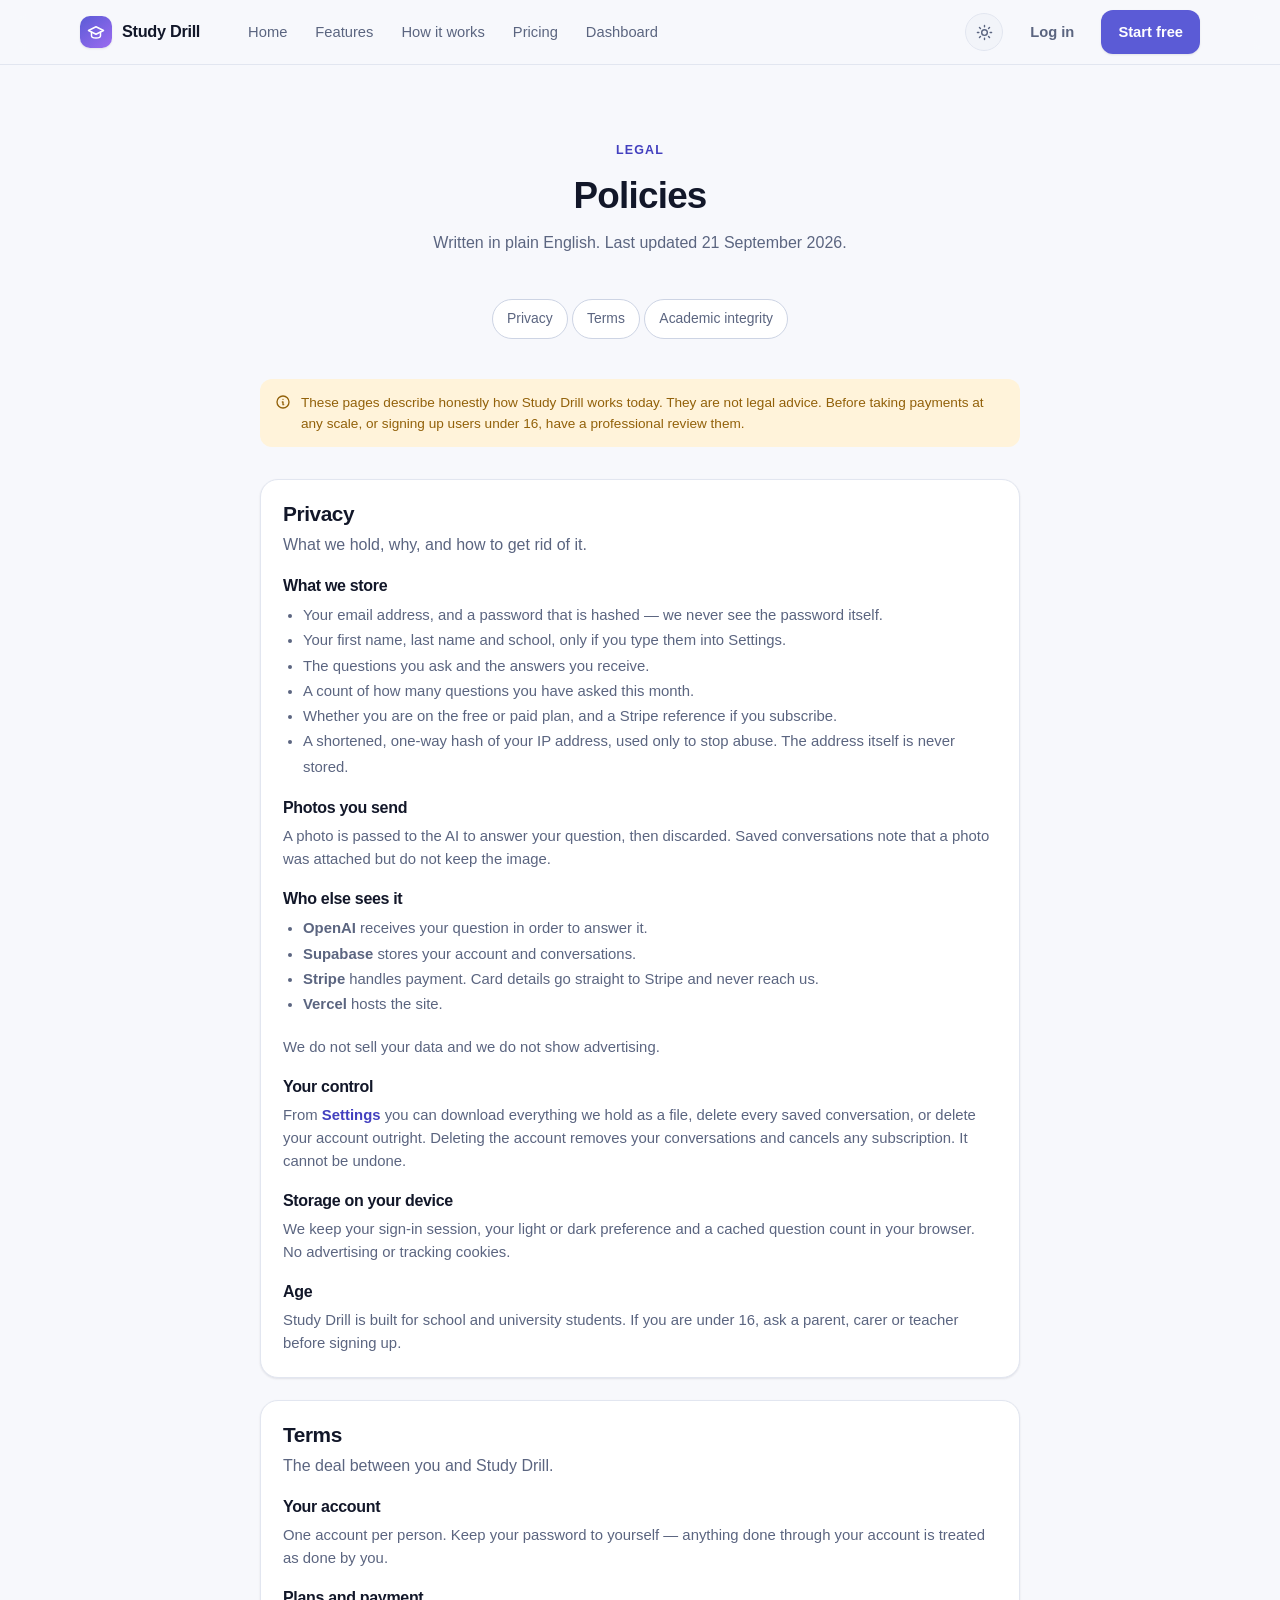
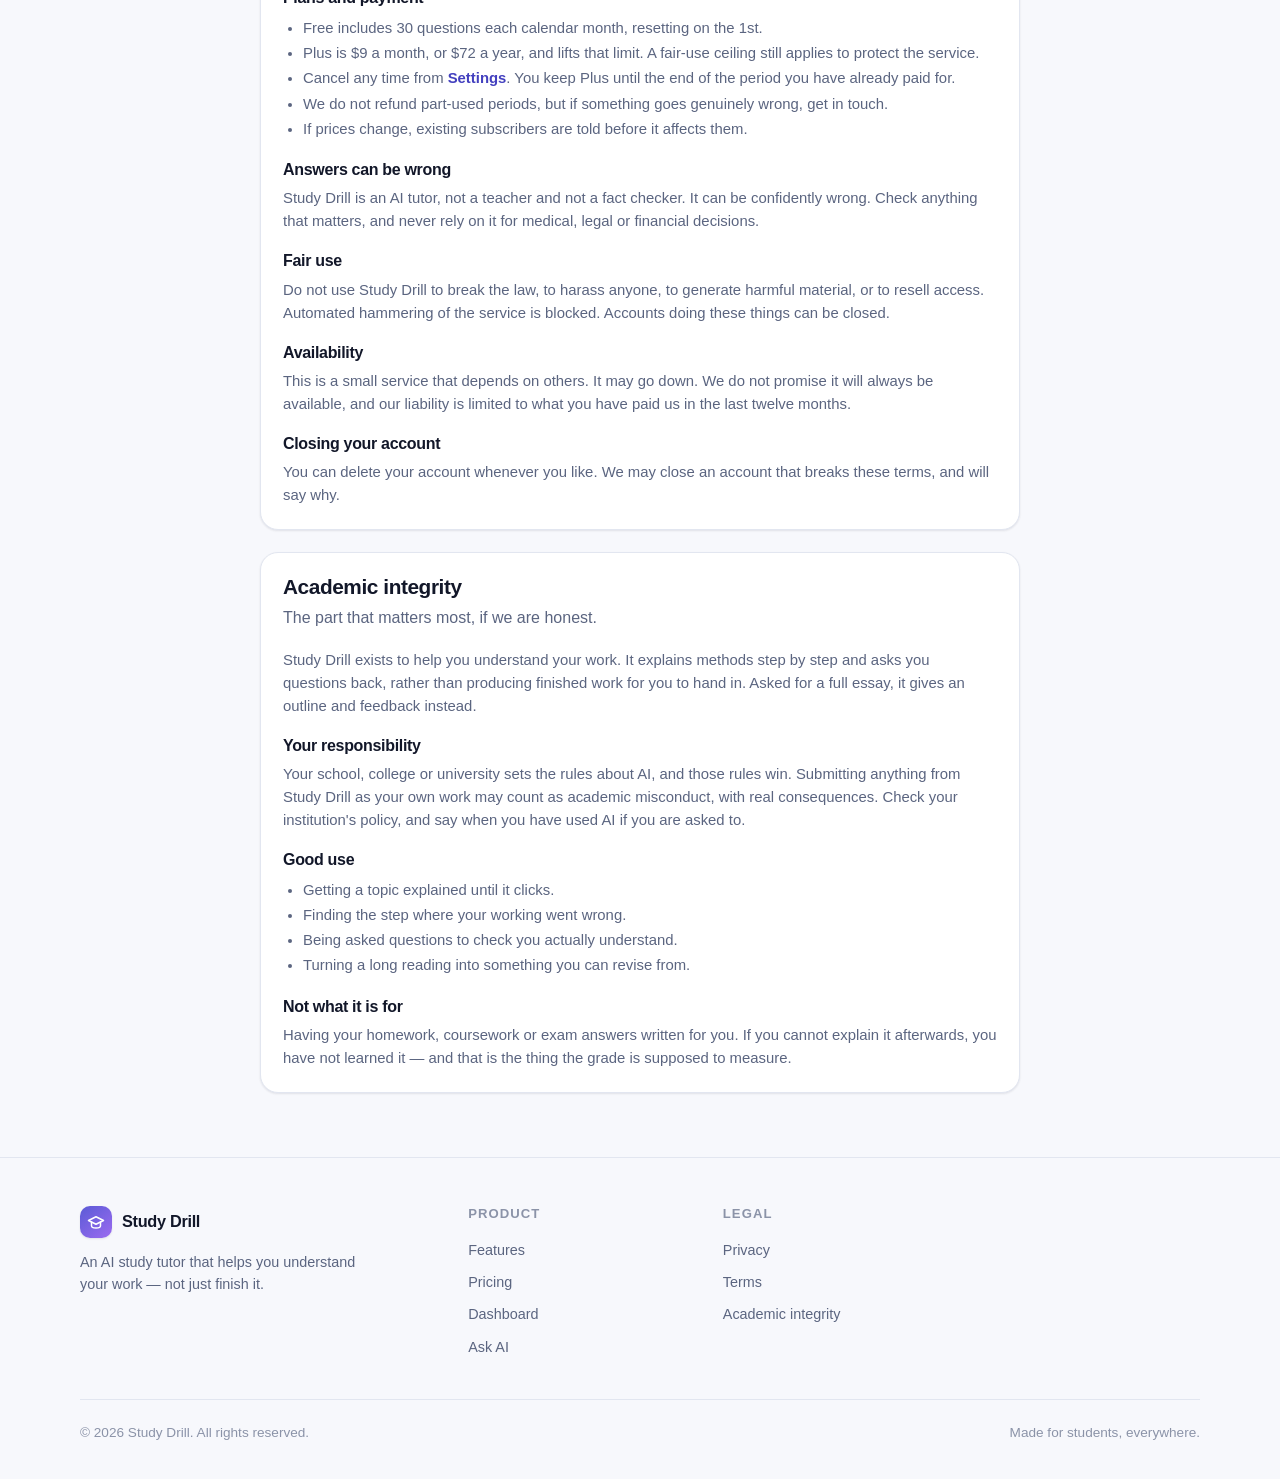
<file: legal.html>
<!doctype html>
<html lang="en" data-theme="light">
<head>
<meta charset="utf-8" />
<meta name="viewport" content="width=device-width, initial-scale=1" />
<title>Policies — Study Drill</title>
<meta name="description" content="Privacy, terms and academic integrity for Study Drill." />
<link rel="icon" type="image/png" href="/favicon-96x96.png" sizes="96x96" />
<link rel="icon" type="image/svg+xml" href="/favicon.svg" />
<link rel="shortcut icon" href="/favicon.ico" />
<link rel="apple-touch-icon" sizes="180x180" href="/apple-touch-icon.png" />
<link rel="manifest" href="/site.webmanifest" />
<style data-sp="core">
/* ============================================================
   Study Drill — shared styles
   ============================================================ */

/* ---------- Tokens ---------- */
:root {
  --bg: #f7f8fc;
  --surface: #ffffff;
  --surface-2: #f2f4f9;
  --surface-3: #e9ecf5;
  --border: #e2e6f0;
  --border-strong: #cdd4e4;
  --text: #121729;
  --text-muted: #5b6580;
  --text-faint: #8b93a8;

  --brand: #5b5bd6;
  --brand-hover: #4b4bc4;
  --brand-soft: #ececfd;
  --brand-text: #4340bf;
  --accent: #14b8a6;
  --accent-soft: #dcfbf5;
  --warn-soft: #fff3da;
  --warn-text: #92610a;

  --shadow-sm: 0 1px 2px rgba(18, 23, 41, .06), 0 1px 3px rgba(18, 23, 41, .04);
  --shadow-md: 0 4px 12px rgba(18, 23, 41, .07), 0 2px 4px rgba(18, 23, 41, .04);
  --shadow-lg: 0 18px 40px rgba(18, 23, 41, .12);

  --r-sm: 8px;
  --r-md: 12px;
  --r-lg: 18px;
  --r-xl: 26px;

  --sidebar-w: 248px;
  --topbar-h: 64px;
  --maxw: 1160px;

  --font: "Inter", -apple-system, BlinkMacSystemFont, "Segoe UI", Roboto, Helvetica, Arial, sans-serif;
}

:root[data-theme="dark"] {
  --bg: #0d1017;
  --surface: #151923;
  --surface-2: #1b2130;
  --surface-3: #232a3c;
  --border: #262d3d;
  --border-strong: #38415a;
  --text: #eef1f8;
  --text-muted: #a2abc2;
  --text-faint: #7c869e;

  --brand: #7b7bf0;
  --brand-hover: #8d8df5;
  --brand-soft: #1e2140;
  --brand-text: #b3b3ff;
  --accent: #2dd4bf;
  --accent-soft: #10312f;
  --warn-soft: #3a2c0e;
  --warn-text: #f0c86a;

  --shadow-sm: 0 1px 2px rgba(0, 0, 0, .4);
  --shadow-md: 0 4px 14px rgba(0, 0, 0, .45);
  --shadow-lg: 0 20px 44px rgba(0, 0, 0, .55);
}

/* ---------- Base ---------- */
/* Components below set display, which would otherwise beat the hidden
   attribute and leave "hidden" elements on screen. */
[hidden] { display: none !important; }

*, *::before, *::after { box-sizing: border-box; }

html { -webkit-text-size-adjust: 100%; }

body {
  margin: 0;
  font-family: var(--font);
  background: var(--bg);
  color: var(--text);
  line-height: 1.55;
  -webkit-font-smoothing: antialiased;
}

h1, h2, h3, h4 { margin: 0; line-height: 1.2; letter-spacing: -.02em; font-weight: 650; }
p { margin: 0; }
a { color: inherit; text-decoration: none; }
img, svg { display: block; max-width: 100%; }
button, input, textarea, select { font: inherit; color: inherit; }

:focus-visible {
  outline: 2px solid var(--brand);
  outline-offset: 2px;
  border-radius: 4px;
}

.container { width: 100%; max-width: var(--maxw); margin-inline: auto; padding-inline: 20px; }
.muted { color: var(--text-muted); }
.faint { color: var(--text-faint); }
.center { text-align: center; }
.sr-only {
  position: absolute; width: 1px; height: 1px; padding: 0; margin: -1px;
  overflow: hidden; clip: rect(0 0 0 0); white-space: nowrap; border: 0;
}

/* ---------- Brand mark ---------- */
.brand { display: inline-flex; align-items: center; gap: 10px; font-weight: 700; letter-spacing: -.02em; }
.brand-mark {
  width: 32px; height: 32px; border-radius: 10px; flex: none;
  display: grid; place-items: center;
  background: linear-gradient(140deg, var(--brand), #9b6bf0);
  color: #fff; box-shadow: var(--shadow-sm);
}
.brand-mark svg { width: 18px; height: 18px; }
.brand-name { font-size: 1.02rem; white-space: nowrap; }

/* ---------- Buttons ---------- */
.btn {
  --btn-bg: var(--surface);
  --btn-fg: var(--text);
  --btn-bd: var(--border-strong);
  display: inline-flex; align-items: center; justify-content: center; gap: 8px;
  padding: 10px 16px; border-radius: var(--r-md);
  background: var(--btn-bg); color: var(--btn-fg);
  border: 1px solid var(--btn-bd);
  font-size: .92rem; font-weight: 560; cursor: pointer;
  transition: transform .12s ease, background .15s ease, border-color .15s ease, opacity .15s ease;
  white-space: nowrap;
}
.btn:hover { transform: translateY(-1px); }
.btn:active { transform: translateY(0); }
.btn svg { width: 16px; height: 16px; }

.btn-primary { --btn-bg: var(--brand); --btn-fg: #fff; --btn-bd: transparent; box-shadow: var(--shadow-sm); }
.btn-primary:hover { --btn-bg: var(--brand-hover); }
.btn-ghost { --btn-bg: transparent; --btn-bd: transparent; color: var(--text-muted); }
.btn-ghost:hover { --btn-bg: var(--surface-2); color: var(--text); }
.btn-soft { --btn-bg: var(--brand-soft); --btn-fg: var(--brand-text); --btn-bd: transparent; }
.btn-danger { --btn-fg: #d94a4a; --btn-bd: var(--border-strong); }
.btn-danger:hover { --btn-bg: rgba(217, 74, 74, .08); }
.btn-lg { padding: 13px 22px; font-size: 1rem; border-radius: var(--r-md); }
.btn-block { width: 100%; }

/* ---------- Form fields ---------- */
.field { display: block; margin-bottom: 16px; }
.field-label { display: block; font-size: .85rem; font-weight: 560; margin-bottom: 6px; }
.input, .select, .textarea {
  width: 100%; padding: 11px 13px;
  background: var(--surface); border: 1px solid var(--border-strong);
  border-radius: var(--r-md); font-size: .95rem;
  transition: border-color .15s ease, box-shadow .15s ease;
}
.input::placeholder, .textarea::placeholder { color: var(--text-faint); }
.input:focus, .select:focus, .textarea:focus {
  outline: none; border-color: var(--brand);
  box-shadow: 0 0 0 3px color-mix(in srgb, var(--brand) 18%, transparent);
}
.textarea { resize: vertical; min-height: 96px; }
.hint { font-size: .8rem; color: var(--text-faint); margin-top: 6px; }

/* Switch */
.switch { position: relative; display: inline-flex; flex: none; width: 44px; height: 26px; }
.switch input { position: absolute; opacity: 0; width: 100%; height: 100%; margin: 0; cursor: pointer; }
.switch span {
  position: absolute; inset: 0; border-radius: 999px;
  background: var(--surface-3); border: 1px solid var(--border-strong);
  transition: background .18s ease, border-color .18s ease; pointer-events: none;
}
.switch span::after {
  content: ""; position: absolute; top: 3px; left: 3px;
  width: 18px; height: 18px; border-radius: 50%; background: #fff;
  box-shadow: var(--shadow-sm); transition: transform .18s ease;
}
.switch input:checked + span { background: var(--brand); border-color: var(--brand); }
.switch input:checked + span::after { transform: translateX(18px); }
.switch input:focus-visible + span { outline: 2px solid var(--brand); outline-offset: 2px; }

/* ---------- Badges / chips ---------- */
.badge {
  display: inline-flex; align-items: center; gap: 6px;
  padding: 4px 10px; border-radius: 999px;
  font-size: .76rem; font-weight: 560; letter-spacing: .01em;
  background: var(--surface-2); color: var(--text-muted); border: 1px solid var(--border);
}
.badge-brand { background: var(--brand-soft); color: var(--brand-text); border-color: transparent; }
.badge-accent { background: var(--accent-soft); color: var(--accent); border-color: transparent; }
.badge-warn { background: var(--warn-soft); color: var(--warn-text); border-color: transparent; }

.chip {
  display: inline-flex; align-items: center; gap: 7px;
  padding: 8px 14px; border-radius: 999px; cursor: pointer;
  background: var(--surface); border: 1px solid var(--border-strong);
  font-size: .87rem; color: var(--text-muted);
  transition: border-color .15s ease, color .15s ease, background .15s ease;
}
.chip:hover { border-color: var(--brand); color: var(--text); background: var(--surface-2); }

/* ---------- Cards ---------- */
.card {
  background: var(--surface); border: 1px solid var(--border);
  border-radius: var(--r-lg); box-shadow: var(--shadow-sm);
}
.card-pad { padding: 22px; }

/* ---------- Theme toggle ---------- */
.theme-toggle {
  width: 38px; height: 38px; flex: none; display: grid; place-items: center;
  border-radius: 50%; cursor: pointer;
  background: var(--surface-2); border: 1px solid var(--border);
  color: var(--text-muted); transition: color .15s ease, border-color .15s ease;
}
.theme-toggle:hover { color: var(--text); border-color: var(--border-strong); }
.theme-toggle svg { width: 17px; height: 17px; }
:root[data-theme="dark"] .icon-sun, :root:not([data-theme="dark"]) .icon-moon { display: none; }

/* ============================================================
   Marketing site (landing / pricing / auth header)
   ============================================================ */
.site-header {
  position: sticky; top: 0; z-index: 40;
  background: color-mix(in srgb, var(--bg) 85%, transparent);
  backdrop-filter: blur(12px);
  border-bottom: 1px solid var(--border);
}
.site-header .container { display: flex; align-items: center; gap: 18px; height: var(--topbar-h); }
.site-nav { display: flex; align-items: center; gap: 4px; margin-left: 18px; }
.site-nav a {
  padding: 8px 12px; border-radius: var(--r-sm);
  font-size: .92rem; color: var(--text-muted); transition: color .15s ease, background .15s ease;
}
.site-nav a:hover { color: var(--text); background: var(--surface-2); }
.site-nav a[aria-current="page"] { color: var(--text); font-weight: 560; }
.header-actions { display: flex; align-items: center; gap: 10px; margin-left: auto; }

/* Account chip in the marketing header, shown once signed in */
.header-account {
  display: inline-flex; align-items: center; gap: 9px;
  padding: 5px 14px 5px 5px; border-radius: 999px;
  background: var(--surface-2); border: 1px solid var(--border);
  font-size: .88rem; font-weight: 540; color: var(--text);
  transition: border-color .15s ease, background .15s ease;
  max-width: 220px;
}
.header-account:hover { border-color: var(--border-strong); background: var(--surface-3); }
.header-account .avatar { width: 28px; height: 28px; font-size: .72rem; }
.header-account span:last-child {
  overflow: hidden; text-overflow: ellipsis; white-space: nowrap;
}
@media (max-width: 560px) { .header-account span:last-child { display: none; } }

.nav-toggle { display: none; }
.site-nav .nav-login { display: none; }

@media (max-width: 860px) {
  .site-nav {
    position: absolute; top: var(--topbar-h); left: 0; right: 0;
    flex-direction: column; align-items: stretch; gap: 2px; margin: 0; padding: 12px 20px 18px;
    background: var(--surface); border-bottom: 1px solid var(--border);
    box-shadow: var(--shadow-md);
  }
  .site-nav:not(.open) { display: none; }
  .site-nav a { padding: 12px; font-size: 1rem; }
  .header-actions .btn:not(.btn-primary) { display: none; }
  .nav-toggle { display: grid; }
  .site-nav .nav-login { display: block; color: var(--brand-text); font-weight: 560; }
}

/* Hero */
.hero { position: relative; overflow: hidden; padding: 84px 0 64px; }
.hero::before {
  content: ""; position: absolute; z-index: 0;
  top: -320px; left: 50%; transform: translateX(-50%);
  width: 900px; height: 620px; border-radius: 50%;
  background: radial-gradient(closest-side, color-mix(in srgb, var(--brand) 26%, transparent), transparent);
  filter: blur(18px); pointer-events: none;
}
.hero .container { position: relative; z-index: 1; }
.hero-inner { max-width: 760px; margin-inline: auto; text-align: center; }
.hero h1 { font-size: clamp(2.2rem, 6vw, 3.6rem); letter-spacing: -.035em; margin-bottom: 18px; }
.hero h1 .grad {
  background: linear-gradient(100deg, var(--brand), #a06bf0 60%, var(--accent));
  -webkit-background-clip: text; background-clip: text; color: transparent;
}
.hero-sub { font-size: clamp(1rem, 2.4vw, 1.18rem); color: var(--text-muted); max-width: 580px; margin: 0 auto 28px; }
.hero-cta { display: flex; flex-wrap: wrap; gap: 12px; justify-content: center; }
.hero-note { margin-top: 16px; font-size: .84rem; color: var(--text-faint); }

/* Hero preview panel */
.hero-preview {
  margin: 52px auto 0; max-width: 900px;
  background: var(--surface); border: 1px solid var(--border);
  border-radius: var(--r-xl); box-shadow: var(--shadow-lg); overflow: hidden;
}
.preview-bar {
  display: flex; align-items: center; gap: 8px;
  padding: 12px 16px; border-bottom: 1px solid var(--border); background: var(--surface-2);
}
.dot { width: 10px; height: 10px; border-radius: 50%; background: var(--border-strong); }
.preview-url {
  margin-left: 10px; font-size: .78rem; color: var(--text-faint);
  padding: 4px 12px; border-radius: 999px; background: var(--surface); border: 1px solid var(--border);
}
.preview-body { padding: 36px 28px 44px; text-align: center; }
.preview-body .preview-q { font-size: 1.3rem; font-weight: 600; margin-bottom: 20px; }
.preview-input {
  display: flex; align-items: center; gap: 12px; max-width: 560px; margin: 0 auto 22px;
  padding: 14px 16px; border-radius: var(--r-lg);
  background: var(--surface-2); border: 1px solid var(--border-strong);
  color: var(--text-faint); font-size: .95rem; text-align: left;
}
.preview-input .send {
  margin-left: auto; width: 30px; height: 30px; border-radius: 50%; flex: none;
  display: grid; place-items: center; background: var(--brand); color: #fff;
}
.preview-input .send svg { width: 15px; height: 15px; }
.preview-chips { display: flex; flex-wrap: wrap; gap: 8px; justify-content: center; }

/* Sections */
.section { padding: 72px 0; }
.section-head { max-width: 640px; margin: 0 auto 44px; text-align: center; }
.section-head h2 { font-size: clamp(1.7rem, 4vw, 2.3rem); margin-bottom: 12px; }
.section-head p { color: var(--text-muted); }
.eyebrow {
  display: inline-block; margin-bottom: 14px;
  font-size: .78rem; font-weight: 600; letter-spacing: .09em; text-transform: uppercase; color: var(--brand-text);
}

.grid { display: grid; gap: 18px; }
.grid-3 { grid-template-columns: repeat(3, 1fr); }
.grid-4 { grid-template-columns: repeat(4, 1fr); }
@media (max-width: 900px) { .grid-3, .grid-4 { grid-template-columns: repeat(2, 1fr); } }
@media (max-width: 600px) { .grid-3, .grid-4 { grid-template-columns: 1fr; } }

.feature { padding: 24px; }
.feature-icon {
  width: 42px; height: 42px; border-radius: var(--r-md); display: grid; place-items: center;
  background: var(--brand-soft); color: var(--brand-text); margin-bottom: 16px;
}
.feature-icon svg { width: 20px; height: 20px; }
.feature h3 { font-size: 1.05rem; margin-bottom: 8px; }
.feature p { font-size: .92rem; color: var(--text-muted); }

/* Steps */
.steps { counter-reset: step; }
.step { position: relative; padding: 26px 24px; }
.step-num {
  width: 34px; height: 34px; border-radius: 50%; display: grid; place-items: center;
  background: var(--brand); color: #fff; font-weight: 650; font-size: .92rem; margin-bottom: 16px;
}
.step h3 { font-size: 1.02rem; margin-bottom: 8px; }
.step p { font-size: .92rem; color: var(--text-muted); }

/* Stats strip */
.stats-strip {
  display: grid; grid-template-columns: repeat(4, 1fr); gap: 18px;
  padding: 30px; border-radius: var(--r-xl);
  background: var(--surface); border: 1px solid var(--border); box-shadow: var(--shadow-sm);
}
.stat-val { font-size: 1.8rem; font-weight: 680; letter-spacing: -.03em; }
.stat-lbl { font-size: .85rem; color: var(--text-muted); }
@media (max-width: 720px) { .stats-strip { grid-template-columns: repeat(2, 1fr); } }

/* Quote cards */
.quote { padding: 24px; }
.quote p { font-size: .95rem; margin-bottom: 18px; }
.quote-by { display: flex; align-items: center; gap: 11px; }
.avatar {
  width: 36px; height: 36px; border-radius: 50%; flex: none; display: grid; place-items: center;
  background: var(--brand-soft); color: var(--brand-text); font-size: .82rem; font-weight: 650;
}
.quote-by .name { font-size: .88rem; font-weight: 560; }
.quote-by .meta { font-size: .8rem; color: var(--text-faint); }

/* CTA band */
.cta-band {
  padding: 56px 32px; border-radius: var(--r-xl); text-align: center;
  background: linear-gradient(135deg, var(--brand), #8a5bf0);
  color: #fff; box-shadow: var(--shadow-lg);
}
.cta-band h2 { font-size: clamp(1.6rem, 4vw, 2.2rem); margin-bottom: 12px; }
.cta-band p { opacity: .9; max-width: 460px; margin: 0 auto 26px; }
.cta-band .btn { --btn-bg: #fff; --btn-fg: #3f3fae; --btn-bd: transparent; }

/* Footer */
.site-footer { border-top: 1px solid var(--border); padding: 48px 0 36px; margin-top: 40px; }
.footer-grid { display: grid; grid-template-columns: 1.6fr repeat(3, 1fr); gap: 32px; }
.footer-grid p { font-size: .9rem; color: var(--text-muted); margin-top: 12px; max-width: 280px; }
.footer-col h4 { font-size: .82rem; text-transform: uppercase; letter-spacing: .08em; color: var(--text-faint); margin-bottom: 12px; }
.footer-col a { display: block; font-size: .9rem; color: var(--text-muted); padding: 5px 0; }
.footer-col a:hover { color: var(--text); }
.footer-bottom {
  display: flex; flex-wrap: wrap; gap: 12px; justify-content: space-between;
  margin-top: 36px; padding-top: 22px; border-top: 1px solid var(--border);
  font-size: .85rem; color: var(--text-faint);
}
@media (max-width: 760px) { .footer-grid { grid-template-columns: 1fr 1fr; } }

/* ============================================================
   Auth page
   ============================================================ */
.auth-wrap { display: grid; grid-template-columns: 1fr 1fr; min-height: 100vh; }
.auth-aside {
  position: relative; overflow: hidden; padding: 48px;
  display: flex; flex-direction: column; justify-content: space-between;
  background: linear-gradient(150deg, #4b46c9, #7b4fd8 55%, #2fa8a0);
  color: #fff;
}
.auth-aside::after {
  content: ""; position: absolute; right: -140px; bottom: -160px;
  width: 420px; height: 420px; border-radius: 50%; background: rgba(255, 255, 255, .12);
}
.auth-aside-body { position: relative; z-index: 1; max-width: 400px; }
.auth-aside h2 { font-size: 2rem; margin-bottom: 14px; }
.auth-aside p { opacity: .88; }
.auth-points { list-style: none; padding: 0; margin: 28px 0 0; display: grid; gap: 14px; }
.auth-points li { display: flex; gap: 11px; align-items: flex-start; font-size: .94rem; opacity: .95; }
.auth-points svg { width: 18px; height: 18px; flex: none; margin-top: 2px; }
.auth-quote { position: relative; z-index: 1; font-size: .92rem; opacity: .9; max-width: 380px; }

.auth-main { display: flex; flex-direction: column; padding: 28px 24px 48px; }
.auth-top { display: flex; align-items: center; gap: 12px; }
.auth-top .theme-toggle { margin-left: auto; }
.auth-card { width: 100%; max-width: 396px; margin: auto; padding: 8px 0; }
.auth-card h1 { font-size: 1.7rem; margin-bottom: 8px; }
.auth-card .panel > .muted { font-size: .94rem; margin-bottom: 26px; }

.tabs {
  display: grid; grid-template-columns: 1fr 1fr; gap: 4px; padding: 4px; margin-bottom: 24px;
  background: var(--surface-2); border: 1px solid var(--border); border-radius: var(--r-md);
}
.tabs button {
  padding: 9px; border: 0; border-radius: var(--r-sm); background: transparent;
  color: var(--text-muted); font-size: .9rem; font-weight: 560; cursor: pointer;
  transition: background .15s ease, color .15s ease;
}
.tabs button[aria-selected="true"] { background: var(--surface); color: var(--text); box-shadow: var(--shadow-sm); }

.oauth-row { display: grid; gap: 10px; margin-bottom: 20px; }
.divider { display: flex; align-items: center; gap: 12px; margin: 20px 0; color: var(--text-faint); font-size: .8rem; }
.divider::before, .divider::after { content: ""; flex: 1; height: 1px; background: var(--border); }
.form-row { display: flex; align-items: center; justify-content: space-between; gap: 12px; margin-bottom: 18px; font-size: .86rem; }
.checkline { display: flex; align-items: center; gap: 8px; color: var(--text-muted); cursor: pointer; }
.auth-alt { margin-top: 22px; font-size: .9rem; color: var(--text-muted); text-align: center; }
.auth-alt button { background: none; border: 0; padding: 0; color: var(--brand-text); font-weight: 560; cursor: pointer; }
.link { color: var(--brand-text); font-weight: 560; }
.link:hover { text-decoration: underline; }

@media (max-width: 900px) { .auth-wrap { grid-template-columns: 1fr; } .auth-aside { display: none; } }

/* ============================================================
   App shell (dashboard / chat / settings)
   ============================================================ */
.app { min-height: 100vh; }

.sidebar {
  position: fixed; inset: 0 auto 0 0; z-index: 60;
  width: var(--sidebar-w); display: flex; flex-direction: column;
  padding: 18px 14px; background: var(--surface); border-right: 1px solid var(--border);
  overflow-y: auto; overscroll-behavior: contain;
}
.sidebar-brand { padding: 4px 8px 20px; }
.side-nav { display: grid; gap: 3px; }
.side-label {
  padding: 18px 10px 8px; font-size: .72rem; font-weight: 600;
  letter-spacing: .09em; text-transform: uppercase; color: var(--text-faint);
}
.side-link {
  display: flex; align-items: center; gap: 11px;
  padding: 9px 11px; border-radius: var(--r-md);
  font-size: .91rem; color: var(--text-muted);
  transition: background .15s ease, color .15s ease;
}
.side-link svg { width: 17px; height: 17px; flex: none; }
.side-link:hover { background: var(--surface-2); color: var(--text); }
.side-link[aria-current="page"] { background: var(--brand-soft); color: var(--brand-text); font-weight: 560; }
.side-link .count { margin-left: auto; font-size: .76rem; color: var(--text-faint); }

.side-foot { margin-top: auto; display: grid; gap: 12px; }
.usage-card { padding: 14px; border-radius: var(--r-md); background: var(--surface-2); border: 1px solid var(--border); }
.usage-top { display: flex; justify-content: space-between; align-items: center; font-size: .82rem; margin-bottom: 9px; }
.meter { height: 6px; border-radius: 999px; background: var(--surface-3); overflow: hidden; }
.meter i { display: block; height: 100%; border-radius: 999px; background: linear-gradient(90deg, var(--brand), #9b6bf0); }
.usage-card p { font-size: .78rem; color: var(--text-faint); margin-top: 9px; }

.user-pill {
  display: flex; align-items: center; gap: 10px; padding: 9px 10px;
  border-radius: var(--r-md); border: 1px solid var(--border); background: var(--surface);
}
.user-pill > span:last-child { min-width: 0; }
.user-pill .name { font-size: .87rem; font-weight: 560; line-height: 1.2; }
.user-pill .meta { font-size: .76rem; color: var(--text-faint); }

.app-main { margin-left: var(--sidebar-w); min-height: 100vh; display: flex; flex-direction: column; }

.topbar {
  position: sticky; top: 0; z-index: 30;
  display: flex; align-items: center; gap: 12px; height: var(--topbar-h);
  padding: 0 24px; border-bottom: 1px solid var(--border);
  background: color-mix(in srgb, var(--bg) 88%, transparent); backdrop-filter: blur(12px);
}
.topbar h1 { font-size: 1.05rem; font-weight: 620; }
.topbar .spacer { margin-left: auto; }
.topbar-actions { display: flex; align-items: center; gap: 10px; }

.icon-btn {
  width: 38px; height: 38px; flex: none; display: grid; place-items: center;
  border-radius: var(--r-md); cursor: pointer;
  background: transparent; border: 1px solid transparent; color: var(--text-muted);
  transition: background .15s ease, color .15s ease;
}
.icon-btn:hover { background: var(--surface-2); color: var(--text); }
.icon-btn svg { width: 19px; height: 19px; }

.menu-btn { display: none; }
.scrim { display: none; }

@media (max-width: 1000px) {
  .sidebar { transform: translateX(-100%); transition: transform .22s ease; box-shadow: var(--shadow-lg); }
  .sidebar.open { transform: none; }
  .app-main { margin-left: 0; }
  .menu-btn { display: grid; }
  .scrim.show { display: block; position: fixed; inset: 0; z-index: 50; background: rgba(8, 10, 18, .5); }
}

.page { flex: 1; width: 100%; max-width: 1000px; margin-inline: auto; padding: 32px 24px 64px; }

/* Keep the top bar from crowding on phones: actions collapse to icons. */
@media (max-width: 640px) {
  .topbar h1 { font-size: 1rem; }
  .topbar-actions { gap: 2px; }
  .topbar-actions .btn { font-size: 0; gap: 0; padding: 9px; border-radius: var(--r-md); }
  .topbar-actions .btn svg { width: 19px; height: 19px; }
}
@media (max-width: 640px) { .page { padding: 24px 16px 48px; } .topbar { padding: 0 14px; } }

/* ---------- Dashboard ---------- */
.greeting { margin-bottom: 26px; }
.greeting h2 { font-size: clamp(1.5rem, 4vw, 2rem); margin-bottom: 6px; }

.ask-box {
  padding: 20px; border-radius: var(--r-xl);
  background: var(--surface); border: 1px solid var(--border-strong);
  box-shadow: var(--shadow-md); transition: border-color .15s ease, box-shadow .15s ease;
}
.ask-box:focus-within { border-color: var(--brand); box-shadow: var(--shadow-md), 0 0 0 4px color-mix(in srgb, var(--brand) 14%, transparent); }
.ask-box textarea {
  width: 100%; border: 0; background: transparent; resize: none; outline: none;
  font-size: clamp(1.05rem, 2.6vw, 1.25rem); line-height: 1.5; min-height: 64px;
}
.ask-box textarea::placeholder { color: var(--text-faint); }
.ask-tools { display: flex; align-items: center; gap: 8px; margin-top: 12px; flex-wrap: wrap; }
.ask-tools .spacer { margin-left: auto; }
.tool-btn {
  display: inline-flex; align-items: center; gap: 7px;
  padding: 7px 12px; border-radius: 999px; cursor: pointer;
  background: var(--surface-2); border: 1px solid var(--border);
  font-size: .84rem; color: var(--text-muted); transition: color .15s ease, border-color .15s ease;
}
.tool-btn:hover { color: var(--text); border-color: var(--border-strong); }
.tool-btn svg { width: 15px; height: 15px; }
.send-btn {
  width: 40px; height: 40px; flex: none; display: grid; place-items: center;
  border-radius: 50%; border: 0; cursor: pointer;
  background: var(--brand); color: #fff; box-shadow: var(--shadow-sm);
  transition: background .15s ease, transform .12s ease;
}
.send-btn:hover { background: var(--brand-hover); transform: translateY(-1px); }
.send-btn svg { width: 17px; height: 17px; }

.suggest-row { display: flex; flex-wrap: wrap; gap: 9px; margin: 16px 0 34px; }

.section-title { display: flex; align-items: center; gap: 12px; margin: 34px 0 14px; }
.section-title h3 { font-size: 1.02rem; }
.section-title a { margin-left: auto; font-size: .86rem; color: var(--brand-text); font-weight: 560; }

.action-card { display: flex; gap: 14px; padding: 18px; transition: transform .14s ease, border-color .14s ease; }
.action-card:hover { transform: translateY(-2px); border-color: var(--border-strong); }
.action-icon {
  width: 38px; height: 38px; flex: none; border-radius: var(--r-md);
  display: grid; place-items: center; background: var(--brand-soft); color: var(--brand-text);
}
.action-icon svg { width: 18px; height: 18px; }
.action-card > span:last-child { display: block; min-width: 0; }
.action-card h4 { font-size: .95rem; margin-bottom: 4px; }
.action-card p { font-size: .85rem; color: var(--text-muted); }

.list { display: grid; gap: 10px; }
.list-item {
  display: flex; align-items: center; gap: 14px; padding: 14px 16px;
  background: var(--surface); border: 1px solid var(--border);
  border-radius: var(--r-md); transition: border-color .14s ease, background .14s ease;
}
.list-item:hover { border-color: var(--border-strong); background: var(--surface-2); }
.list-item .li-icon {
  width: 34px; height: 34px; flex: none; border-radius: var(--r-sm);
  display: grid; place-items: center; background: var(--surface-2); color: var(--text-muted);
}
.list-item .li-icon svg { width: 16px; height: 16px; }
.list-item .li-body { min-width: 0; display: block; }
.list-item .li-title {
  display: block; font-size: .92rem; font-weight: 540;
  white-space: nowrap; overflow: hidden; text-overflow: ellipsis;
}
.list-item .li-meta { display: block; font-size: .8rem; color: var(--text-faint); }
.list-item .li-right { margin-left: auto; font-size: .8rem; color: var(--text-faint); white-space: nowrap; }
@media (max-width: 520px) { .list-item .li-right { display: none; } }

.stat-card { padding: 18px; }
.stat-card .k { font-size: .82rem; color: var(--text-muted); margin-bottom: 6px; }
.stat-card .v { font-size: 1.6rem; font-weight: 680; letter-spacing: -.03em; }
.stat-card .d { font-size: .78rem; color: var(--accent); margin-top: 4px; }

/* ---------- Chat page ---------- */
.chat-layout { display: flex; flex-direction: column; flex: 1; min-height: 0; }
.chat-scroll { flex: 1; overflow-y: auto; padding: 28px 0 8px; }
.chat-inner { width: 100%; max-width: 760px; margin-inline: auto; padding-inline: 24px; }
@media (max-width: 640px) { .chat-inner { padding-inline: 16px; } }

.chat-empty { text-align: center; padding: 48px 0 32px; }
.chat-empty .orb {
  width: 60px; height: 60px; border-radius: 20px; margin: 0 auto 20px;
  display: grid; place-items: center; color: #fff;
  background: linear-gradient(140deg, var(--brand), #9b6bf0); box-shadow: var(--shadow-md);
}
.chat-empty .orb svg { width: 28px; height: 28px; }
.chat-empty h2 { font-size: 1.5rem; margin-bottom: 8px; }
.chat-empty p { color: var(--text-muted); max-width: 400px; margin: 0 auto; font-size: .95rem; }

.prompt-grid { display: grid; grid-template-columns: repeat(2, 1fr); gap: 10px; margin-top: 28px; text-align: left; }
@media (max-width: 600px) { .prompt-grid { grid-template-columns: 1fr; } }
.prompt-card {
  padding: 14px 16px; border-radius: var(--r-md); cursor: pointer;
  background: var(--surface); border: 1px solid var(--border);
  transition: border-color .14s ease, transform .14s ease;
}
.prompt-card:hover { border-color: var(--brand); transform: translateY(-1px); }
.prompt-card .t { display: block; font-size: .9rem; font-weight: 540; margin-bottom: 3px; }
.prompt-card .s { display: block; font-size: .82rem; color: var(--text-faint); }

.msg { display: flex; gap: 13px; margin-bottom: 26px; }
.msg-avatar {
  width: 30px; height: 30px; flex: none; border-radius: 9px;
  display: grid; place-items: center; font-size: .75rem; font-weight: 650;
}
.msg-avatar.you { background: var(--surface-3); color: var(--text-muted); }
.msg-avatar.ai { background: linear-gradient(140deg, var(--brand), #9b6bf0); color: #fff; }
.msg-avatar svg { width: 16px; height: 16px; }
.msg-body { min-width: 0; flex: 1; }
.msg-who { font-size: .82rem; font-weight: 600; margin-bottom: 5px; }
.msg-text { font-size: .95rem; color: var(--text-muted); }

/* The reply is the thing people actually read, so it gets full contrast
   and a little more weight than the surrounding interface text. */
.msg-ai .msg-text {
  color: var(--text);
  font-weight: 500;
  font-size: .97rem;
  line-height: 1.62;
}
/* Download PDF button under an answer */
.pdf-row { margin-top: 12px; }
.pdf-row .btn { gap: 7px; }
.pdf-row .pdf-quiet {
  padding: 6px 10px; font-size: .82rem; color: var(--text-faint);
  border-color: transparent; opacity: .75;
}
.pdf-row .pdf-quiet:hover { opacity: 1; color: var(--text); background: var(--surface-2); }
.pdf-row.prominent { margin-top: 14px; }

/* Formatted reply content */
.msg-text.rich { white-space: normal; }
.msg-text.rich .msg-h {
  font-weight: 650; font-size: 1.02em; color: var(--text);
  margin: 16px 0 6px; letter-spacing: -.01em;
}
.msg-text.rich .msg-h:first-child { margin-top: 0; }
.msg-text.rich .msg-gap { height: 10px; }
.msg-text.rich .msg-list { margin: 4px 0 4px; padding-left: 22px; }
.msg-text.rich .msg-list li { margin: 3px 0; }
.msg-text.rich strong { font-weight: 680; color: var(--text); }
.msg-text.rich code {
  font-family: ui-monospace, SFMono-Regular, Menlo, monospace;
  font-size: .9em; padding: 1px 5px; border-radius: 5px;
  background: var(--surface-2); border: 1px solid var(--border);
}

/* Photo attachments */
.msg-image {
  display: block; max-width: 260px; width: 100%; height: auto;
  border-radius: var(--r-md); border: 1px solid var(--border); margin-bottom: 10px;
}
.photo-chip {
  display: flex; align-items: center; gap: 10px;
  padding: 8px 10px; margin-bottom: 10px;
  background: var(--surface); border: 1px solid var(--border-strong);
  border-radius: var(--r-md); font-size: .85rem; color: var(--text-muted);
}
.photo-chip[hidden] { display: none; }
.photo-chip img { width: 38px; height: 38px; object-fit: cover; border-radius: var(--r-sm); flex: none; }
.photo-chip span { overflow: hidden; text-overflow: ellipsis; white-space: nowrap; }
.photo-remove {
  margin-left: auto; flex: none; width: 26px; height: 26px; border-radius: 50%;
  border: 0; cursor: pointer; background: var(--surface-2); color: var(--text-muted);
  font-size: 1.05rem; line-height: 1;
}
.photo-remove:hover { background: var(--surface-3); color: var(--text); }

/* Live chat message styling */
.msg-text { white-space: pre-wrap; }
.msg-text.error { color: #d94a4a; }
.msg-text.typing { display: flex; gap: 5px; align-items: center; height: 22px; }
.msg-text.typing span {
  width: 7px; height: 7px; border-radius: 50%; background: var(--text-faint);
  animation: sp-blink 1.2s infinite ease-in-out;
}
.msg-text.typing span:nth-child(2) { animation-delay: .18s; }
.msg-text.typing span:nth-child(3) { animation-delay: .36s; }
@keyframes sp-blink { 0%, 80%, 100% { opacity: .22; } 40% { opacity: 1; } }

.chat-notice {
  display: flex; flex-wrap: wrap; gap: 6px; align-items: center;
  padding: 12px 14px; margin-bottom: 18px;
  background: var(--brand-soft); color: var(--brand-text);
  border-radius: var(--r-md); font-size: .87rem;
}
.chat-notice[hidden] { display: none; }

.msg-placeholder {
  padding: 16px; border-radius: var(--r-md);
  background: var(--surface-2); border: 1px dashed var(--border-strong);
  font-size: .9rem; color: var(--text-faint);
}
.skeleton-line { height: 9px; border-radius: 999px; background: var(--surface-3); margin-bottom: 9px; }
.skeleton-line:nth-child(2) { width: 88%; }
.skeleton-line:nth-child(3) { width: 62%; margin-bottom: 0; }

.composer-wrap {
  position: sticky; bottom: 0;
  padding: 12px 0 20px;
  background: linear-gradient(to top, var(--bg) 62%, transparent);
}
.composer {
  display: flex; align-items: flex-end; gap: 10px; padding: 12px 12px 12px 16px;
  background: var(--surface); border: 1px solid var(--border-strong);
  border-radius: var(--r-lg); box-shadow: var(--shadow-md);
  transition: border-color .15s ease;
}
.composer:focus-within { border-color: var(--brand); }
.composer textarea {
  flex: 1; border: 0; background: transparent; outline: none; resize: none;
  font-size: .97rem; line-height: 1.5; max-height: 180px; padding: 6px 0;
}
.composer-foot {
  display: flex; align-items: center; gap: 10px; justify-content: space-between;
  margin-top: 10px; font-size: .78rem; color: var(--text-faint);
}
@media (max-width: 560px) {
  .composer-foot { flex-direction: column; align-items: flex-start; gap: 3px; }
  .chat-empty { padding-top: 24px; }
}

/* ---------- Pricing ---------- */
.billing-toggle {
  display: inline-flex; align-items: center; gap: 12px; margin: 0 auto 40px;
  padding: 6px 8px 6px 14px; border-radius: 999px;
  background: var(--surface); border: 1px solid var(--border); box-shadow: var(--shadow-sm);
  font-size: .9rem;
}
.billing-toggle .lbl { color: var(--text-muted); transition: color .15s ease; }
.billing-toggle .lbl.active { color: var(--text); font-weight: 560; }

.price-grid {
  display: grid; grid-template-columns: repeat(2, 1fr); gap: 20px; align-items: start;
  max-width: 760px; margin-inline: auto;
}
@media (max-width: 720px) { .price-grid { grid-template-columns: 1fr; max-width: 460px; } }

.plan { padding: 26px; display: flex; flex-direction: column; height: 100%; }
.price-grid { padding-top: 12px; }
.plan.featured { border-color: var(--brand); box-shadow: var(--shadow-lg); position: relative; }
.plan.featured::before {
  content: "Most popular"; position: absolute; top: -12px; left: 50%; transform: translateX(-50%);
  padding: 4px 12px; border-radius: 999px; background: var(--brand); color: #fff;
  font-size: .74rem; font-weight: 600; white-space: nowrap;
}
.plan h3 { font-size: 1.1rem; margin-bottom: 6px; }
.plan .plan-desc { font-size: .88rem; color: var(--text-muted); min-height: 40px; }
.plan .price { display: flex; align-items: baseline; gap: 6px; margin: 18px 0 4px; }
.plan .price .amt { font-size: 2.4rem; font-weight: 700; letter-spacing: -.04em; }
.plan .price .per { font-size: .88rem; color: var(--text-faint); }
.plan .price-note { font-size: .8rem; color: var(--text-faint); min-height: 20px; margin-bottom: 20px; }
.plan .btn { margin-bottom: 22px; }
.plan ul { list-style: none; padding: 0; margin: 0; display: grid; gap: 11px; }
.plan li { display: flex; gap: 10px; align-items: flex-start; font-size: .89rem; color: var(--text-muted); }
.plan li svg { width: 16px; height: 16px; flex: none; margin-top: 3px; color: var(--accent); }
.plan li.off { color: var(--text-faint); }
.plan li.off svg { color: var(--text-faint); }

.compare { width: 100%; border-collapse: collapse; font-size: .9rem; }
.compare th, .compare td { padding: 13px 16px; border-bottom: 1px solid var(--border); text-align: left; }
.compare th { font-size: .82rem; color: var(--text-faint); font-weight: 600; }
.compare td:not(:first-child), .compare th:not(:first-child) { text-align: center; }
.compare tbody td:first-child { color: var(--text-muted); }
.compare svg { width: 17px; height: 17px; display: inline-block; vertical-align: middle; }
.table-scroll { overflow-x: auto; border-radius: var(--r-lg); border: 1px solid var(--border); background: var(--surface); }

.faq { display: grid; gap: 10px; max-width: 720px; margin-inline: auto; }
.faq details {
  padding: 16px 20px; background: var(--surface);
  border: 1px solid var(--border); border-radius: var(--r-md);
}
.faq summary {
  cursor: pointer; font-size: .95rem; font-weight: 560; list-style: none;
  display: flex; align-items: center; gap: 12px;
}
.faq summary::-webkit-details-marker { display: none; }
.faq summary::after { content: "+"; margin-left: auto; color: var(--text-faint); font-size: 1.2rem; line-height: 1; }
.faq details[open] summary::after { content: "–"; }
.faq p { margin-top: 12px; font-size: .9rem; color: var(--text-muted); }

/* ---------- Settings ---------- */
.settings-layout { display: grid; grid-template-columns: 200px 1fr; gap: 28px; align-items: start; }
@media (max-width: 820px) { .settings-layout { grid-template-columns: 1fr; gap: 18px; } }

.settings-nav { display: grid; gap: 3px; position: sticky; top: calc(var(--topbar-h) + 20px); }
@media (max-width: 820px) {
  .settings-nav {
    position: static; grid-auto-flow: column; grid-auto-columns: max-content;
    overflow-x: auto; gap: 6px; padding-bottom: 6px;
  }
}
.settings-nav button {
  display: flex; align-items: center; gap: 10px; text-align: left;
  padding: 9px 12px; border-radius: var(--r-md); cursor: pointer;
  background: transparent; border: 1px solid transparent;
  font-size: .9rem; color: var(--text-muted); white-space: nowrap;
  transition: background .15s ease, color .15s ease;
}
.settings-nav button svg { width: 16px; height: 16px; flex: none; }
.settings-nav button:hover { background: var(--surface-2); color: var(--text); }
.settings-nav button[aria-selected="true"] { background: var(--brand-soft); color: var(--brand-text); font-weight: 560; }

.panel { display: none; }
.panel.active { display: block; }
.panel-card { padding: 24px; margin-bottom: 18px; }
.panel-card > h3 { font-size: 1.02rem; margin-bottom: 4px; }
.panel-card > .muted { font-size: .88rem; margin-bottom: 20px; }

.row {
  display: flex; align-items: center; gap: 16px;
  padding: 15px 0; border-top: 1px solid var(--border);
}
.row:first-of-type { border-top: 0; padding-top: 0; }
.row .row-body { min-width: 0; }
.row .row-title { font-size: .92rem; font-weight: 540; }
.row .row-desc { font-size: .84rem; color: var(--text-muted); }
.row .row-ctl { margin-left: auto; flex: none; }
@media (max-width: 520px) {
  .row { flex-wrap: wrap; }
  .row .row-ctl { margin-left: 0; width: 100%; }
  .row .row-ctl .select, .row .row-ctl .input { width: 100%; }
}

.form-grid { display: grid; grid-template-columns: 1fr 1fr; gap: 0 16px; }
@media (max-width: 600px) { .form-grid { grid-template-columns: 1fr; } }

.avatar-row { display: flex; align-items: center; gap: 16px; margin-bottom: 24px; flex-wrap: wrap; }
.avatar-lg {
  width: 62px; height: 62px; border-radius: 18px; flex: none; display: grid; place-items: center;
  background: linear-gradient(140deg, var(--brand), #9b6bf0); color: #fff; font-size: 1.3rem; font-weight: 650;
}

.theme-picker { display: grid; grid-template-columns: repeat(3, 1fr); gap: 12px; }
.theme-opt { cursor: pointer; }
.theme-opt input { position: absolute; opacity: 0; pointer-events: none; }
.theme-opt .swatch {
  height: 62px; border-radius: var(--r-md); border: 2px solid var(--border);
  overflow: hidden; display: flex; transition: border-color .15s ease;
}
.theme-opt .swatch .a, .theme-opt .swatch .b { flex: 1; }
.theme-opt input:checked + .swatch { border-color: var(--brand); }
.theme-opt .cap { display: block; text-align: center; font-size: .84rem; margin-top: 8px; color: var(--text-muted); }
.theme-opt input:checked ~ .cap { color: var(--text); font-weight: 540; }

.danger-zone { border-color: color-mix(in srgb, #d94a4a 30%, var(--border)); }

.save-bar {
  display: flex; gap: 10px; justify-content: flex-end; flex-wrap: wrap;
  padding-top: 4px;
}

/* ---------- UI-only notice ---------- */
.ui-note {
  display: flex; align-items: flex-start; gap: 10px;
  padding: 12px 14px; border-radius: var(--r-md); margin-bottom: 20px;
  background: var(--warn-soft); color: var(--warn-text);
  font-size: .85rem; border: 1px solid transparent;
}
.ui-note svg { width: 16px; height: 16px; flex: none; margin-top: 2px; }

@media (prefers-reduced-motion: reduce) {
  *, *::before, *::after { transition-duration: .01ms !important; animation-duration: .01ms !important; }
}

</style>
<script data-sp="theme">
/* Applies the saved theme before first paint to avoid a flash of the wrong theme. */
(function () {
  try {
    var saved = localStorage.getItem("sp-theme");
    var mode = saved || "system";
    var dark = mode === "dark" ||
      (mode === "system" && window.matchMedia("(prefers-color-scheme: dark)").matches);
    document.documentElement.setAttribute("data-theme", dark ? "dark" : "light");
  } catch (e) {
    document.documentElement.setAttribute("data-theme", "light");
  }
})();

</script>
</head>
<body>

<header class="site-header">
  <div class="container">
    <a class="brand" href="index.html">
      <span class="brand-mark" aria-hidden="true">
        <svg viewBox="0 0 24 24" fill="none" stroke="currentColor" stroke-width="2" stroke-linecap="round" stroke-linejoin="round"><path d="M22 10 12 5 2 10l10 5 10-5Z"/><path d="M6 12v5c0 1.7 2.7 3 6 3s6-1.3 6-3v-5"/></svg>
      </span>
      <span class="brand-name">Study Drill</span>
    </a>

    <nav class="site-nav" data-site-nav aria-label="Main">
      <a href="index.html">Home</a>
      <a href="index.html#features">Features</a>
      <a href="index.html#how">How it works</a>
      <a href="pricing.html">Pricing</a>
      <a href="dashboard.html">Dashboard</a>
      <a class="nav-login" href="login.html" data-signed-out>Log in</a>
    </nav>

    <div class="header-actions">
      <button class="theme-toggle" data-theme-toggle aria-label="Toggle dark mode">
        <svg class="icon-sun" viewBox="0 0 24 24" fill="none" stroke="currentColor" stroke-width="2" stroke-linecap="round"><circle cx="12" cy="12" r="4"/><path d="M12 2v2M12 20v2M4.9 4.9l1.4 1.4M17.7 17.7l1.4 1.4M2 12h2M20 12h2M6.3 17.7l-1.4 1.4M19.1 4.9l-1.4 1.4"/></svg>
        <svg class="icon-moon" viewBox="0 0 24 24" fill="none" stroke="currentColor" stroke-width="2" stroke-linecap="round" stroke-linejoin="round"><path d="M21 12.8A9 9 0 1 1 11.2 3a7 7 0 0 0 9.8 9.8Z"/></svg>
      </button>
      <a class="btn btn-ghost" href="login.html" data-signed-out>Log in</a>
            <a class="header-account" href="dashboard.html" data-signed-in hidden>
        <span class="avatar" data-user-initials>SP</span>
        <span data-user-fullname>Account</span>
      </a>
      <a class="btn btn-primary" href="login.html#signup" data-signed-out>Start free</a>
      <button class="theme-toggle nav-toggle" data-nav-toggle aria-label="Menu" aria-expanded="false">
        <svg viewBox="0 0 24 24" fill="none" stroke="currentColor" stroke-width="2" stroke-linecap="round"><path d="M3 6h18M3 12h18M3 18h18"/></svg>
      </button>
    </div>
  </div>
</header>
<main>
  <section class="section" style="padding-bottom:24px">
    <div class="container">
      <div class="section-head">
        <span class="eyebrow">Legal</span>
        <h2>Policies</h2>
        <p>Written in plain English. Last updated 21 September 2026.</p>
      </div>

      <div class="center" style="margin-bottom:40px">
        <a class="chip" href="#privacy">Privacy</a>
        <a class="chip" href="#terms">Terms</a>
        <a class="chip" href="#integrity">Academic integrity</a>
      </div>

      <div style="max-width:760px;margin-inline:auto">

        <div class="ui-note" style="margin-bottom:32px">
          <svg viewBox="0 0 24 24" fill="none" stroke="currentColor" stroke-width="2" stroke-linecap="round" stroke-linejoin="round"><circle cx="12" cy="12" r="9"/><path d="M12 8h.01M11 12h1v4h1"/></svg>
          <span>These pages describe honestly how Study Drill works today. They are not legal advice. Before taking payments at any scale, or signing up users under 16, have a professional review them.</span>
        </div>

        <article class="card card-pad" id="privacy" style="margin-bottom:22px">
          <h3 style="font-size:1.3rem;margin-bottom:6px">Privacy</h3>
          <p class="muted" style="margin-bottom:18px">What we hold, why, and how to get rid of it.</p>

          <h4 style="margin-bottom:8px">What we store</h4>
          <ul class="muted" style="font-size:.93rem;line-height:1.7;margin:0 0 18px;padding-left:20px">
            <li>Your email address, and a password that is hashed — we never see the password itself.</li>
            <li>Your first name, last name and school, only if you type them into Settings.</li>
            <li>The questions you ask and the answers you receive.</li>
            <li>A count of how many questions you have asked this month.</li>
            <li>Whether you are on the free or paid plan, and a Stripe reference if you subscribe.</li>
            <li>A shortened, one-way hash of your IP address, used only to stop abuse. The address itself is never stored.</li>
          </ul>

          <h4 style="margin-bottom:8px">Photos you send</h4>
          <p class="muted" style="font-size:.93rem;margin-bottom:18px">A photo is passed to the AI to answer your question, then discarded. Saved conversations note that a photo was attached but do not keep the image.</p>

          <h4 style="margin-bottom:8px">Who else sees it</h4>
          <ul class="muted" style="font-size:.93rem;line-height:1.7;margin:0 0 18px;padding-left:20px">
            <li><strong>OpenAI</strong> receives your question in order to answer it.</li>
            <li><strong>Supabase</strong> stores your account and conversations.</li>
            <li><strong>Stripe</strong> handles payment. Card details go straight to Stripe and never reach us.</li>
            <li><strong>Vercel</strong> hosts the site.</li>
          </ul>
          <p class="muted" style="font-size:.93rem;margin-bottom:18px">We do not sell your data and we do not show advertising.</p>

          <h4 style="margin-bottom:8px">Your control</h4>
          <p class="muted" style="font-size:.93rem;margin-bottom:18px">From <a class="link" href="settings.html#privacy">Settings</a> you can download everything we hold as a file, delete every saved conversation, or delete your account outright. Deleting the account removes your conversations and cancels any subscription. It cannot be undone.</p>

          <h4 style="margin-bottom:8px">Storage on your device</h4>
          <p class="muted" style="font-size:.93rem;margin-bottom:18px">We keep your sign-in session, your light or dark preference and a cached question count in your browser. No advertising or tracking cookies.</p>

          <h4 style="margin-bottom:8px">Age</h4>
          <p class="muted" style="font-size:.93rem">Study Drill is built for school and university students. If you are under 16, ask a parent, carer or teacher before signing up.</p>
        </article>

        <article class="card card-pad" id="terms" style="margin-bottom:22px">
          <h3 style="font-size:1.3rem;margin-bottom:6px">Terms</h3>
          <p class="muted" style="margin-bottom:18px">The deal between you and Study Drill.</p>

          <h4 style="margin-bottom:8px">Your account</h4>
          <p class="muted" style="font-size:.93rem;margin-bottom:18px">One account per person. Keep your password to yourself — anything done through your account is treated as done by you.</p>

          <h4 style="margin-bottom:8px">Plans and payment</h4>
          <ul class="muted" style="font-size:.93rem;line-height:1.7;margin:0 0 18px;padding-left:20px">
            <li>Free includes 30 questions each calendar month, resetting on the 1st.</li>
            <li>Plus is $9 a month, or $72 a year, and lifts that limit. A fair-use ceiling still applies to protect the service.</li>
            <li>Cancel any time from <a class="link" href="settings.html#billing">Settings</a>. You keep Plus until the end of the period you have already paid for.</li>
            <li>We do not refund part-used periods, but if something goes genuinely wrong, get in touch.</li>
            <li>If prices change, existing subscribers are told before it affects them.</li>
          </ul>

          <h4 style="margin-bottom:8px">Answers can be wrong</h4>
          <p class="muted" style="font-size:.93rem;margin-bottom:18px">Study Drill is an AI tutor, not a teacher and not a fact checker. It can be confidently wrong. Check anything that matters, and never rely on it for medical, legal or financial decisions.</p>

          <h4 style="margin-bottom:8px">Fair use</h4>
          <p class="muted" style="font-size:.93rem;margin-bottom:18px">Do not use Study Drill to break the law, to harass anyone, to generate harmful material, or to resell access. Automated hammering of the service is blocked. Accounts doing these things can be closed.</p>

          <h4 style="margin-bottom:8px">Availability</h4>
          <p class="muted" style="font-size:.93rem;margin-bottom:18px">This is a small service that depends on others. It may go down. We do not promise it will always be available, and our liability is limited to what you have paid us in the last twelve months.</p>

          <h4 style="margin-bottom:8px">Closing your account</h4>
          <p class="muted" style="font-size:.93rem">You can delete your account whenever you like. We may close an account that breaks these terms, and will say why.</p>
        </article>

        <article class="card card-pad" id="integrity">
          <h3 style="font-size:1.3rem;margin-bottom:6px">Academic integrity</h3>
          <p class="muted" style="margin-bottom:18px">The part that matters most, if we are honest.</p>

          <p class="muted" style="font-size:.93rem;margin-bottom:18px">Study Drill exists to help you understand your work. It explains methods step by step and asks you questions back, rather than producing finished work for you to hand in. Asked for a full essay, it gives an outline and feedback instead.</p>

          <h4 style="margin-bottom:8px">Your responsibility</h4>
          <p class="muted" style="font-size:.93rem;margin-bottom:18px">Your school, college or university sets the rules about AI, and those rules win. Submitting anything from Study Drill as your own work may count as academic misconduct, with real consequences. Check your institution's policy, and say when you have used AI if you are asked to.</p>

          <h4 style="margin-bottom:8px">Good use</h4>
          <ul class="muted" style="font-size:.93rem;line-height:1.7;margin:0 0 18px;padding-left:20px">
            <li>Getting a topic explained until it clicks.</li>
            <li>Finding the step where your working went wrong.</li>
            <li>Being asked questions to check you actually understand.</li>
            <li>Turning a long reading into something you can revise from.</li>
          </ul>

          <h4 style="margin-bottom:8px">Not what it is for</h4>
          <p class="muted" style="font-size:.93rem">Having your homework, coursework or exam answers written for you. If you cannot explain it afterwards, you have not learned it — and that is the thing the grade is supposed to measure.</p>
        </article>

      </div>
    </div>
  </section>
</main>
<footer class="site-footer">
  <div class="container">
    <div class="footer-grid">
      <div>
        <a class="brand" href="index.html">
          <span class="brand-mark" aria-hidden="true">
            <svg viewBox="0 0 24 24" fill="none" stroke="currentColor" stroke-width="2" stroke-linecap="round" stroke-linejoin="round"><path d="M22 10 12 5 2 10l10 5 10-5Z"/><path d="M6 12v5c0 1.7 2.7 3 6 3s6-1.3 6-3v-5"/></svg>
          </span>
          <span class="brand-name">Study Drill</span>
        </a>
        <p>An AI study tutor that helps you understand your work — not just finish it.</p>
      </div>

      <div class="footer-col">
        <h4>Product</h4>
        <a href="index.html#features">Features</a>
        <a href="pricing.html">Pricing</a>
        <a href="dashboard.html">Dashboard</a>
        <a href="chat.html">Ask AI</a>
      </div>

      <div class="footer-col">
        <h4>Legal</h4>
        <a href="legal.html#privacy">Privacy</a>
        <a href="legal.html#terms">Terms</a>
        <a href="legal.html#integrity">Academic integrity</a>
      </div>
    </div>

    <div class="footer-bottom">
      <span>© <span data-year>2026</span> Study Drill. All rights reserved.</span>
      <span>Made for students, everywhere.</span>
    </div>
  </div>
</footer>

<script data-sp="app">
/* ============================================================
   Study Drill — UI behaviour and OpenAI chat
   ------------------------------------------------------------
   The API key is never stored in these files. It is entered in
   Settings and kept in this browser's localStorage, so each
   person using the site supplies and uses their own key.
   ============================================================ */
(function () {
  "use strict";

  var $  = function (sel, root) { return (root || document).querySelector(sel); };
  var $$ = function (sel, root) { return Array.prototype.slice.call((root || document).querySelectorAll(sel)); };

  /* ---------- Stored settings ---------- */
  var KEY_STORE    = "sp-openai-key";
  var MODEL_STORE  = "sp-model";
  var USAGE_STORE  = "sp-usage";
  var THEME_KEY    = "sp-theme";
  var DEFAULT_MODEL = "gpt-4o-mini";
  var MONTHLY_LIMIT = 30;
  var API_URL   = "https://api.openai.com/v1/chat/completions";
  var PROXY_URL = "/api/chat";   // Vercel function that holds the server key
  var hasProxy  = false;

  /* Is the serverless function deployed alongside this page? A GET returns 405
     from our own function and 404 when it is not there at all. */
  function probeProxy() {
    if (location.protocol.indexOf("http") !== 0) return Promise.resolve(false);
    return fetch(PROXY_URL, { method: "GET" })
      .then(function (r) { return r.status !== 404; })
      .catch(function () { return false; });
  }

  function read(k)    { try { return localStorage.getItem(k); } catch (e) { return null; } }
  function write(k,v) { try { localStorage.setItem(k, v); } catch (e) { /* private mode */ } }
  function drop(k)    { try { localStorage.removeItem(k); } catch (e) { /* private mode */ } }

  function getKey()   { return (read(KEY_STORE) || "").trim(); }
  function getModel() { return (read(MODEL_STORE) || "").trim() || DEFAULT_MODEL; }

  /* ---------- Supabase ----------
     The publishable key is meant to live in front-end code. Every table is
     protected by row level security, so a signed-in person can only ever read
     or change their own row. */
  var SB_URL = "https://dklkiwltrtvqlbpzrmui.supabase.co";
  var SB_KEY = "sb_publishable_acGeTcCVhbZzqez5QxSUKw_xTG5b7t_";
  var SESSION_STORE = "sp-session";

  function sbHeaders(token) {
    return {
      "apikey": SB_KEY,
      "Authorization": "Bearer " + (token || SB_KEY),
      "Content-Type": "application/json"
    };
  }

  function getSession() {
    try {
      var s = JSON.parse(read(SESSION_STORE) || "null");
      if (s && s.access_token) return s;
    } catch (e) { /* corrupt, treat as signed out */ }
    return null;
  }

  function setSession(s) {
    if (!s) { drop(SESSION_STORE); return; }
    s.expires_at = s.expires_at || (Math.floor(Date.now() / 1000) + (s.expires_in || 3600));
    write(SESSION_STORE, JSON.stringify(s));
  }

  function signedIn() { return !!getSession(); }

  function currentUser() {
    var s = getSession();
    return s && s.user ? s.user : null;
  }

  function authError(res, body) {
    try {
      var j = JSON.parse(body);
      return j.error_description || j.msg || j.message || (j.error && j.error.message) || null;
    } catch (e) { return null; }
  }

  function signUp(email, password) {
    return fetch(SB_URL + "/auth/v1/signup", {
      method: "POST",
      headers: sbHeaders(),
      body: JSON.stringify({ email: email, password: password })
    }).then(function (res) {
      return res.text().then(function (body) {
        if (!res.ok) throw new Error(authError(res, body) || "Could not create that account.");
        var data = JSON.parse(body);
        // With email confirmation on, no session comes back until they confirm.
        if (data.access_token) { setSession(data); return { confirmed: true }; }
        return { confirmed: false };
      });
    });
  }

  function signIn(email, password) {
    return fetch(SB_URL + "/auth/v1/token?grant_type=password", {
      method: "POST",
      headers: sbHeaders(),
      body: JSON.stringify({ email: email, password: password })
    }).then(function (res) {
      return res.text().then(function (body) {
        if (!res.ok) throw new Error(authError(res, body) || "Could not sign in.");
        setSession(JSON.parse(body));
        return true;
      });
    });
  }

  function signOut() {
    var s = getSession();
    setSession(null);
    drop(USAGE_STORE);
    drop(PLAN_STORE);
    if (!s) return Promise.resolve();
    return fetch(SB_URL + "/auth/v1/logout", {
      method: "POST", headers: sbHeaders(s.access_token)
    }).catch(function () { /* local sign-out already done */ });
  }

  function refreshSession() {
    var s = getSession();
    if (!s || !s.refresh_token) return Promise.resolve(null);
    if (s.expires_at && s.expires_at - 60 > Math.floor(Date.now() / 1000)) return Promise.resolve(s);

    return fetch(SB_URL + "/auth/v1/token?grant_type=refresh_token", {
      method: "POST",
      headers: sbHeaders(),
      body: JSON.stringify({ refresh_token: s.refresh_token })
    }).then(function (res) {
      if (!res.ok) { setSession(null); return null; }
      return res.json().then(function (data) { setSession(data); return data; });
    }).catch(function () { return s; });
  }

  /* Pulls this user's real count from Supabase and caches it locally so the
     number paints instantly on the next page load. */
  function syncUsage() {
    var s = getSession();
    if (!s) return Promise.resolve(null);

    return fetch(SB_URL + "/rest/v1/question_usage?select=month,used", {
      headers: sbHeaders(s.access_token)
    }).then(function (res) {
      if (!res.ok) return null;
      return res.json();
    }).then(function (rows) {
      if (!rows || !rows.length) return null;
      var row = rows[0];
      var used = row.month === monthStamp() ? (parseInt(row.used, 10) || 0) : 0;
      write(USAGE_STORE, JSON.stringify({ month: monthStamp(), used: used }));
      renderUsage();
      return used;
    }).catch(function () { return null; });
  }

  function remoteCount() {
    var s = getSession();
    if (!s) return Promise.reject(new Error("signed out"));

    return fetch(SB_URL + "/rest/v1/rpc/increment_question_usage", {
      method: "POST",
      headers: sbHeaders(s.access_token),
      body: JSON.stringify({ p_month: monthStamp() })
    }).then(function (res) {
      if (!res.ok) throw new Error("rpc failed");
      return res.json();
    }).then(function (used) {
      // PostgREST can hand back a bare number, a string, or an array wrapper.
      var n = Array.isArray(used) ? used[0] : used;
      n = typeof n === "number" ? n : parseInt(n, 10);
      if (!isFinite(n)) return getUsage().used;

      write(USAGE_STORE, JSON.stringify({ month: monthStamp(), used: n }));
      renderUsage();
      return n;
    });
  }

  /* ---------- Usage counter ----------
     Counts answered questions per browser, and rolls over on its
     own the first time the page is opened in a new month. */
  function monthStamp() {
    var d = new Date();
    return d.getFullYear() + "-" + (d.getMonth() + 1);
  }

  function getUsage() {
    var now = monthStamp();
    try {
      var raw = JSON.parse(read(USAGE_STORE) || "null");
      if (raw && raw.month === now) {
        var n = parseInt(raw.used, 10);
        return { month: now, used: isFinite(n) ? n : 0 };
      }
    } catch (e) { /* corrupt value, start fresh */ }
    return { month: now, used: 0 };
  }

  function countQuestion() {
    // Server is the source of truth; local bump keeps the UI instant and is
    // the fallback when the row cannot be reached.
    var u = getUsage();
    u.used += 1;
    write(USAGE_STORE, JSON.stringify(u));
    renderUsage();
    // When the server function is in play it does the counting, so the browser
    // must not also increment the row or every question would count twice.
    if (signedIn() && !hasProxy) remoteCount().catch(function () { /* keep the local count */ });
    return u;
  }

  function resetLabel() {
    var d = new Date(), next = new Date(d.getFullYear(), d.getMonth() + 1, 1);
    return "Resets " + next.getDate() + " " +
      ["Jan","Feb","Mar","Apr","May","Jun","Jul","Aug","Sep","Oct","Nov","Dec"][next.getMonth()];
  }

  function renderUsage() {
    var u = getUsage();
    var left = Math.max(0, MONTHLY_LIMIT - u.used);
    var pct  = Math.min(100, Math.round((u.used / MONTHLY_LIMIT) * 100));

    if (isPlus()) {
      $$("[data-usage-used]").forEach(function (e) { e.textContent = u.used; });
      $$("[data-usage-limit]").forEach(function (e) { e.textContent = "\u221e"; });
      $$("[data-usage-count]").forEach(function (e) { e.textContent = u.used + " asked"; });
      $$("[data-usage-bar]").forEach(function (e) { e.style.width = "100%"; });
      $$("[data-usage-note]").forEach(function (e) { e.textContent = "Unlimited on Plus"; });
      $$("[data-usage-left]").forEach(function (e) { e.textContent = "Unlimited questions"; });
      $$("[data-usage-used-text]").forEach(function (e) { e.textContent = u.used + " questions asked this month"; });
      $$("[data-usage-reset]").forEach(function (e) { e.textContent = ""; });
      return;
    }

    $$("[data-usage-used]").forEach(function (e) { e.textContent = u.used; });
    $$("[data-usage-limit]").forEach(function (e) { e.textContent = MONTHLY_LIMIT; });
    $$("[data-usage-count]").forEach(function (e) { e.textContent = u.used + " / " + MONTHLY_LIMIT; });
    $$("[data-usage-bar]").forEach(function (e) { e.style.width = pct + "%"; });
    $$("[data-usage-note]").forEach(function (e) { e.textContent = left + " left this month"; });
    $$("[data-usage-left]").forEach(function (e) { e.textContent = left + " of " + MONTHLY_LIMIT + " questions left"; });
    $$("[data-usage-used-text]").forEach(function (e) { e.textContent = u.used + " of " + MONTHLY_LIMIT + " questions used"; });
    $$("[data-usage-reset]").forEach(function (e) { e.textContent = resetLabel(); });
  }

  /* ---------- Theme ---------- */
  function readTheme() { return read(THEME_KEY) || "system"; }

  function applyTheme(mode) {
    var dark = mode === "dark" ||
      (mode === "system" && window.matchMedia("(prefers-color-scheme: dark)").matches);
    document.documentElement.setAttribute("data-theme", dark ? "dark" : "light");
    write(THEME_KEY, mode);
  }

  function initTheme() {
    applyTheme(readTheme());

    $$("[data-theme-toggle]").forEach(function (btn) {
      btn.addEventListener("click", function () {
        var isDark = document.documentElement.getAttribute("data-theme") === "dark";
        applyTheme(isDark ? "light" : "dark");
        syncThemePicker();
      });
    });

    $$("[data-theme-set]").forEach(function (input) {
      input.addEventListener("change", function () {
        if (input.checked) applyTheme(input.value);
      });
    });
    syncThemePicker();

    window.matchMedia("(prefers-color-scheme: dark)").addEventListener("change", function () {
      if (readTheme() === "system") applyTheme("system");
    });
  }

  function syncThemePicker() {
    var mode = readTheme();
    $$("[data-theme-set]").forEach(function (input) { input.checked = input.value === mode; });
  }

  /* ---------- Marketing header (mobile menu) ---------- */
  function initSiteNav() {
    var toggle = $("[data-nav-toggle]");
    var nav = $("[data-site-nav]");
    if (!toggle || !nav) return;

    toggle.addEventListener("click", function () {
      var open = nav.classList.toggle("open");
      toggle.setAttribute("aria-expanded", String(open));
    });
  }

  /* ---------- App sidebar (mobile drawer) ---------- */
  function initSidebar() {
    var sidebar = $("[data-sidebar]");
    var scrim = $("[data-scrim]");
    if (!sidebar) return;

    function close() {
      sidebar.classList.remove("open");
      if (scrim) scrim.classList.remove("show");
    }

    $$("[data-menu-btn]").forEach(function (btn) {
      btn.addEventListener("click", function () {
        sidebar.classList.toggle("open");
        if (scrim) scrim.classList.toggle("show");
      });
    });

    if (scrim) scrim.addEventListener("click", close);
    document.addEventListener("keydown", function (e) { if (e.key === "Escape") close(); });
    window.addEventListener("resize", function () { if (window.innerWidth > 1000) close(); });
  }

  /* ---------- Tab groups (auth, settings) ---------- */
  function initTabs() {
    var groups = {};

    $$("[data-tab-group]").forEach(function (btn) {
      var group = btn.getAttribute("data-tab-group");
      groups[group] = true;
      btn.addEventListener("click", function () {
        selectTab(group, btn.getAttribute("data-tab"));
      });
    });

    Object.keys(groups).forEach(function (group) {
      var hashed = $('[data-panel-group="' + group + '"][data-tab-hash]');
      var wanted = location.hash.replace("#", "");
      if (hashed && wanted && $('[data-panel-group="' + group + '"][data-panel="' + wanted + '"]')) {
        selectTab(group, wanted);
      }
    });
  }

  function selectTab(group, name) {
    $$('[data-tab-group="' + group + '"]').forEach(function (btn) {
      if (btn.hasAttribute("aria-selected")) {
        btn.setAttribute("aria-selected", String(btn.getAttribute("data-tab") === name));
      }
    });
    $$('[data-panel-group="' + group + '"]').forEach(function (panel) {
      panel.classList.toggle("active", panel.getAttribute("data-panel") === name);
      if (panel.hasAttribute("data-tab-hash") && panel.getAttribute("data-panel") === name) {
        history.replaceState(null, "", "#" + name);
      }
    });
  }

  /* ---------- Pricing: monthly / yearly ---------- */
  function initBilling() {
    var toggle = $("[data-billing-toggle]");
    if (!toggle) return;

    function render() {
      var yearly = toggle.checked;
      $$("[data-monthly]").forEach(function (el) {
        el.textContent = yearly ? el.getAttribute("data-yearly") : el.getAttribute("data-monthly");
      });
      $$("[data-price-note]").forEach(function (el) {
        el.textContent = yearly ? el.getAttribute("data-note-yearly") : el.getAttribute("data-note-monthly");
      });
      $$("[data-billing-label]").forEach(function (el) {
        el.classList.toggle("active", el.getAttribute("data-billing-label") === (yearly ? "yearly" : "monthly"));
      });
    }

    toggle.addEventListener("change", render);
    render();
  }

  /* ---------- Pricing buttons ----------
     Signed-out visitors should sign up. Signed-in ones were being bounced to
     the login page and straight back, so send them somewhere real instead. */
  function initPricingCtas() {
    var ctas = $$("[data-plan-cta]");
    if (!ctas.length) return;

    var note = $("[data-checkout-note]");

    function say(msg) {
      if (!note) return;
      note.textContent = msg;
      note.hidden = !msg;
    }

    // Signed out: the buttons already point at sign-up, which is right.
    if (!signedIn()) return;

    // Check the plan with the server first. Relying on the cached value meant
    // a paying customer could be shown "Get Plus" and charged twice.
    Promise.all([probeProxy(), syncPlan()]).then(function (results) {
      var hasFunctions = results[0];
      if (!hasFunctions) {
        ctas.forEach(function (a) {
          a.setAttribute("href", "settings.html#billing");
          a.textContent = "Manage plan";
        });
        say("Card payments are not connected yet, so upgrading is not available.");
        return;
      }

      if (isPlus()) {
        ctas.forEach(function (a) {
          var isPlusCta = a.getAttribute("data-plan-cta") === "plus";
          a.setAttribute("href", isPlusCta ? "settings.html#billing" : "#");
          a.textContent = isPlusCta ? "Your current plan" : "Free plan";
        });
        say("You are on Plus. Thanks for supporting Study Drill.");
        return;
      }

      ctas.forEach(function (a) {
        if (a.getAttribute("data-plan-cta") === "free") {
          a.setAttribute("href", "dashboard.html");
          a.textContent = "Your current plan";
          return;
        }

        a.setAttribute("href", "#");
        a.addEventListener("click", function (e) {
          e.preventDefault();
          if (a.dataset.busy) return;
          a.dataset.busy = "1";

          var original = a.textContent;
          a.textContent = "Opening checkout\u2026";
          say("");

          var toggle = $("[data-billing-toggle]");
          var sess = getSession();

          fetch("/api/checkout", {
            method: "POST",
            headers: {
              "Content-Type": "application/json",
              "Authorization": "Bearer " + (sess ? sess.access_token : "")
            },
            // The server reads the account from the token; sending an id here
            // would just be something it has to ignore.
            body: JSON.stringify({
              plan: "plus",
              interval: toggle && toggle.checked ? "year" : "month"
            })
          }).then(function (res) {
            return res.json().then(function (data) {
              if (!res.ok || !data.url) {
                throw new Error((data.error && data.error.message) || "Could not start checkout.");
              }
              location.href = data.url;          // hand over to Stripe
            });
          }).catch(function (err) {
            delete a.dataset.busy;
            a.textContent = original;
            say(err.message || "Could not start checkout.");
          });
        });
      });
    });
  }

  /* Shows the outcome when Stripe sends the customer back. */
  function initCheckoutReturn() {
    var result = new URLSearchParams(location.search).get("checkout");
    if (!result) return;

    var banner = $("[data-checkout-result]");
    if (banner) {
      banner.hidden = false;
      banner.textContent = result === "success"
        ? "Payment received. Thanks for upgrading \u2014 your receipt is in your email."
        : "Checkout was cancelled. Nothing has been charged.";
      banner.style.background = result === "success" ? "var(--accent-soft)" : "var(--warn-soft)";
      banner.style.color      = result === "success" ? "var(--accent)" : "var(--warn-text)";
    }
    history.replaceState(null, "", location.pathname + location.hash);

    if (result === "success") {
      var tries = 0;
      (function poll() {
        syncPlan().then(function (plan) {
          if (plan === "plus" || ++tries > 6) return;
          setTimeout(poll, 2000);   // give the webhook a moment to arrive
        });
      })();
    }
  }

  /* ---------- Auto-growing textareas ---------- */
  function initAutogrow() {
    $$("[data-autogrow]").forEach(function (ta) {
      function grow() {
        ta.style.height = "auto";
        ta.style.height = Math.min(ta.scrollHeight, 180) + "px";
      }
      ta.addEventListener("input", grow);
      grow();
    });
  }

  /* ---------- Dashboard ask box -> chat page ---------- */
  function initAsk() {
    var form = $("[data-ask]");
    if (!form) return;
    var input = $("[data-ask-input]", form);

    function go() {
      var q = (input && input.value.trim()) || "";
      location.href = "chat.html" + (q ? "?q=" + encodeURIComponent(q) : "");
    }

    form.addEventListener("submit", function (e) { e.preventDefault(); go(); });

    if (input) {
      input.addEventListener("keydown", function (e) {
        if (e.key === "Enter" && !e.shiftKey) { e.preventDefault(); go(); }
      });
    }

    $$("[data-suggest]").forEach(function (chip) {
      chip.addEventListener("click", function () {
        if (input) { input.value = chip.getAttribute("data-suggest"); input.focus(); }
      });
    });
  }

  /* ---------- Settings: API key ---------- */
  function initKeySettings() {
    var keyInput = $("[data-key-input]");
    if (!keyInput) return;

    var modelInput = $("[data-model-input]");
    var status = $("[data-key-status]");

    keyInput.value = getKey();
    if (modelInput) modelInput.value = getModel();

    function say(msg, tone) {
      if (!status) return;
      status.textContent = msg;
      status.style.color = tone === "bad" ? "#d94a4a" : (tone === "good" ? "var(--accent)" : "");
    }

    if (getKey()) say("A key is saved in this browser.");
    probeProxy().then(function (ok) {
      if (ok) say("This site has a server key configured, so you do not need to add one here.", "good");
    });

    var save = $("[data-key-save]");
    if (save) {
      save.addEventListener("click", function () {
        var key = keyInput.value.trim();
        if (modelInput) write(MODEL_STORE, modelInput.value.trim() || DEFAULT_MODEL);
        if (!key) { say("Enter a key first.", "bad"); return; }

        write(KEY_STORE, key);
        say("Saved. Testing…");
        save.disabled = true;

        fetch(API_URL, {
          method: "POST",
          headers: { "Content-Type": "application/json", "Authorization": "Bearer " + key },
          body: JSON.stringify({ model: getModel(), max_tokens: 1, messages: [{ role: "user", content: "ping" }] })
        }).then(function (res) {
          save.disabled = false;
          if (res.ok) { say("Connected. " + getModel() + " is responding.", "good"); return; }
          return res.text().then(function (b) { say(errorText(res.status, b), "bad"); });
        }).catch(function () {
          save.disabled = false;
          say("Could not reach OpenAI. Check your internet connection.", "bad");
        });
      });
    }

    var clear = $("[data-key-clear]");
    if (clear) {
      clear.addEventListener("click", function () {
        drop(KEY_STORE);
        keyInput.value = "";
        say("Key removed from this browser.");
      });
    }
  }

  function errorText(status, body) {
    // OpenAI's own wording is more specific than anything generic here.
    var apiMsg = null;
    try { apiMsg = JSON.parse(body).error.message || null; } catch (e) { /* no body */ }
    if (apiMsg) return apiMsg;
    if (status === 403) return "That key is not allowed to call models. Give it Chat completions: Write.";
    if (status === 401) return "That key was rejected by OpenAI. Check you copied all of it.";
    if (status === 404) return "Your account cannot use that model. Try gpt-4o-mini in Settings.";
    if (status === 429) return "Your OpenAI account is out of quota or hitting its rate limit.";
    if (status >= 500)  return "OpenAI is having trouble right now. Try again shortly.";
    try {
      var msg = JSON.parse(body).error.message;
      if (msg) return msg;
    } catch (e) { /* fall through */ }
    return "OpenAI returned an error (" + status + ").";
  }

  /* Builds a PDF from plain text with no external library.
     Helvetica is one of the 14 fonts every reader has built in, so nothing
     needs embedding and the file stays small. */
  function buildPdf(title, bodyText) {
    var PAGE_W = 595, PAGE_H = 842, MARGIN = 56;
    var TITLE_SIZE = 16, SIZE = 11, LEAD = 15.5;
    var MAX_CHARS = 88;                       // fits the usable width at 11pt
    var usableTop = PAGE_H - MARGIN;
    var linesPerPage = Math.floor((usableTop - MARGIN) / LEAD) - 3;

    function esc(s) {
      return String(s).replace(/\\/g, "\\\\").replace(/\(/g, "\\(").replace(/\)/g, "\\)");
    }

    // Readers expect Latin-1; anything else becomes a close plain equivalent.
    function flatten(s) {
      return String(s)
        .replace(/[‘’]/g, "'").replace(/[“”]/g, '"')
        .replace(/—/g, "-").replace(/–/g, "-").replace(/…/g, "...")
        .replace(/×/g, "x").replace(/−/g, "-").replace(/∞/g, "infinity")
        .replace(/^#{1,6}\s+/gm, "").replace(/`/g, "")
        .replace(/\*\*/g, "").replace(/(^|\s)\*(\S)/g, "$1$2")
        .replace(/[^\x00-\xFF]/g, "");
    }

    function wrap(text) {
      var out = [];
      flatten(text).split(/\n/).forEach(function (para) {
        if (!para.trim()) { out.push(""); return; }
        var line = "";
        para.split(/\s+/).forEach(function (word) {
          if (!line.length) { line = word; return; }
          if ((line + " " + word).length <= MAX_CHARS) { line += " " + word; }
          else { out.push(line); line = word; }
        });
        if (line.length) out.push(line);
      });
      return out;
    }

    var lines = wrap(bodyText);
    var pages = [];
    for (var i = 0; i < lines.length; i += linesPerPage) {
      pages.push(lines.slice(i, i + linesPerPage));
    }
    if (!pages.length) pages = [[""]];

    // Build each page's drawing instructions.
    var streams = pages.map(function (pageLines, idx) {
      var y = usableTop;
      var ops = [];
      if (idx === 0) {
        ops.push("BT /F2 " + TITLE_SIZE + " Tf 1 0 0 1 " + MARGIN + " " + y + " Tm (" + esc(flatten(title)) + ") Tj ET");
        y -= TITLE_SIZE + 12;
      }
      ops.push("BT /F1 " + SIZE + " Tf 1 0 0 1 " + MARGIN + " " + y + " Tm " + LEAD + " TL");
      pageLines.forEach(function (ln, n) {
        if (n === 0) ops.push("(" + esc(ln) + ") Tj");
        else ops.push("T* (" + esc(ln) + ") Tj");
      });
      ops.push("ET");
      ops.push("BT /F1 9 Tf 1 0 0 1 " + MARGIN + " " + (MARGIN - 20) + " Tm (Page " + (idx + 1) + " of " + pages.length + " - made with Study Drill) Tj ET");
      return ops.join("\n");
    });

    // Assemble the objects, tracking byte offsets for the xref table.
    var objects = [];
    var kids = [];
    var firstPageObj = 5;
    for (var p = 0; p < pages.length; p++) kids.push((firstPageObj + p * 2) + " 0 R");

    objects[1] = "<< /Type /Catalog /Pages 2 0 R >>";
    objects[2] = "<< /Type /Pages /Kids [" + kids.join(" ") + "] /Count " + pages.length + " >>";
    objects[3] = "<< /Type /Font /Subtype /Type1 /BaseFont /Helvetica /Encoding /WinAnsiEncoding >>";
    objects[4] = "<< /Type /Font /Subtype /Type1 /BaseFont /Helvetica-Bold /Encoding /WinAnsiEncoding >>";

    for (var q = 0; q < pages.length; q++) {
      var pageNum = firstPageObj + q * 2;
      var contentNum = pageNum + 1;
      objects[pageNum] = "<< /Type /Page /Parent 2 0 R /MediaBox [0 0 " + PAGE_W + " " + PAGE_H +
        "] /Resources << /Font << /F1 3 0 R /F2 4 0 R >> >> /Contents " + contentNum + " 0 R >>";
      objects[contentNum] = "<< /Length " + streams[q].length + " >>\nstream\n" + streams[q] + "\nendstream";
    }

    var out = "%PDF-1.4\n";
    var offsets = [];
    for (var n = 1; n < objects.length; n++) {
      offsets[n] = out.length;
      out += n + " 0 obj\n" + objects[n] + "\nendobj\n";
    }
    var xrefAt = out.length;
    out += "xref\n0 " + objects.length + "\n0000000000 65535 f \n";
    for (var r = 1; r < objects.length; r++) {
      out += String(offsets[r]).padStart(10, "0") + " 00000 n \n";
    }
    out += "trailer\n<< /Size " + objects.length + " /Root 1 0 R >>\nstartxref\n" + xrefAt + "\n%%EOF";
    return out;
  }

  /* Turns the built PDF string into a file the browser downloads. */
  function downloadPdf(title, body, filename) {
    var raw = buildPdf(title, body);
    var bytes = new Uint8Array(raw.length);
    for (var i = 0; i < raw.length; i++) bytes[i] = raw.charCodeAt(i) & 0xff;

    var url = URL.createObjectURL(new Blob([bytes], { type: "application/pdf" }));
    var a = document.createElement("a");
    a.href = url;
    a.download = filename;
    document.body.appendChild(a);
    a.click();
    document.body.removeChild(a);
    setTimeout(function () { URL.revokeObjectURL(url); }, 1000);
  }

  function wantsPdf(text) {
    return /\bpdf\b|\bdownload(able)?\b|\bprint(able)?\b|\bhand ?out\b/i.test(text || "");
  }

  /* The answer usually opens with its own heading, which makes a far better
     document title than the request that produced it. */
  function pdfTitleFrom(question, answer) {
    var first = (answer || "").split("\n").map(function (l) { return l.trim(); })
      .filter(Boolean)[0] || "";
    first = first.replace(/^#+\s*/, "").replace(/\*\*/g, "").trim();
    if (first && first.length <= 70 && !/[.?!:]$/.test(first)) return first;

    var q = (question || "")
      .replace(/\b(please|can you|could you|give me|make me|write me|send me|i want|i need)\b/gi, " ")
      .replace(/\b(a |an |the )?(downloadable|printable|download)\b/gi, " ")
      .replace(/\b(a |an )?pdf( of| for| on)?\b/gi, " ")
      .replace(/\s+/g, " ").trim();
    if (!q) return "Study Drill notes";
    return q.charAt(0).toUpperCase() + q.slice(1);
  }

  function fileNameFrom(text) {
    var base = (text || "study-drill").toLowerCase()
      .replace(/[^a-z0-9\s-]/g, "").trim().replace(/\s+/g, "-").slice(0, 50);
    return (base || "study-drill") + ".pdf";
  }

  /* ---------- Rendering the reply ----------
     Models answer in Markdown. Shown raw it reads as "## Heading" and
     "**bold**", so the markers are turned into real formatting. Everything is
     escaped first: the reply is text, never markup to execute. */
  function escapeHtml(s) {
    return String(s).replace(/&/g, "&amp;").replace(/</g, "&lt;")
                    .replace(/>/g, "&gt;").replace(/"/g, "&quot;");
  }

  function inlineMarkup(s) {
    return escapeHtml(s)
      .replace(/`([^`]+)`/g, '<code>$1</code>')
      .replace(/\*\*([^*]+)\*\*/g, "<strong>$1</strong>")
      .replace(/(^|[\s(])\*([^*\n]+)\*(?=[\s.,;:!?)]|$)/g, "$1<em>$2</em>");
  }

  function renderRich(el, text) {
    var lines = String(text).split("\n");
    var html = "";
    var inList = false;

    function closeList() { if (inList) { html += "</ul>"; inList = false; } }

    lines.forEach(function (raw) {
      var line = raw.replace(/\s+$/, "");

      var heading = line.match(/^(#{1,6})\s+(.*)$/);
      if (heading) {
        closeList();
        html += '<div class="msg-h">' + inlineMarkup(heading[2]) + "</div>";
        return;
      }

      var bullet = line.match(/^\s*[-*\u2022]\s+(.*)$/);
      if (bullet) {
        if (!inList) { html += '<ul class="msg-list">'; inList = true; }
        html += "<li>" + inlineMarkup(bullet[1]) + "</li>";
        return;
      }

      closeList();
      if (!line.trim()) { html += '<div class="msg-gap"></div>'; return; }
      html += "<div>" + inlineMarkup(line) + "</div>";
    });

    closeList();
    el.innerHTML = html;
    el.classList.add("rich");
  }

  /* ---------- Chat ---------- */
  var SYSTEM_PROMPT =
    "You are Study Drill, a study tutor for school and university students. " +
    "Explain using short numbered steps in plain language, and show the method so the student can repeat it themselves. " +
    "If the request is for graded work such as a full essay, give an outline, feedback and the next step instead of writing it for them. " +
    "Keep answers focused and end with a brief check-for-understanding question when it helps. " +
    "If the student asks for a PDF, a download or something printable, just write the content out in full " +
    "as clear plain text with headings and short lines. The app adds a Download PDF button under your reply, " +
    "so never say you cannot make files and never include a link.";

  function initChat() {
    var form = $("[data-chat-form]");
    if (!form) return;

    var input  = $("[data-composer-input]");
    var list   = $("[data-chat-messages]");
    var empty  = $("[data-chat-empty]");
    var notice = $("[data-chat-notice]");
    var scroll = $(".chat-scroll");
    var history = [];
    var busy = false;
    var pendingImage = null;   // { dataUrl, name } waiting to be sent
    var rowId = null;          // the saved conversation, once it exists
    var saving = false;

    function persist() {
      var s = getSession();
      if (!s || !s.user || !history.length || saving) return;
      saving = true;

      var payload = {
        title: titleFrom(history),
        messages: messagesForStorage(history),
        updated_at: new Date().toISOString()
      };

      var req;
      if (rowId) {
        req = fetch(sessionsUrl("?id=eq." + encodeURIComponent(rowId)), {
          method: "PATCH", headers: sbHeaders(s.access_token), body: JSON.stringify(payload)
        });
      } else {
        payload.user_id = s.user.id;
        var headers = sbHeaders(s.access_token);
        headers.Prefer = "return=representation";
        req = fetch(sessionsUrl(), {
          method: "POST", headers: headers, body: JSON.stringify(payload)
        }).then(function (res) {
          if (!res.ok) return null;
          return res.json().then(function (rows) {
            if (rows && rows[0]) rowId = rows[0].id;
          });
        });
      }

      req.catch(function () { /* a failed save must not break the chat */ })
         .then(function () { saving = false; });
    }

    var photoInput = $("[data-photo-input]");
    var photoChip  = $("[data-photo-chip]");

    /* Shrinks a photo before sending. Full-size phone pictures are several
       megabytes, which is slow to upload and costs more to process. */
    function shrinkImage(file) {
      return new Promise(function (resolve, reject) {
        var reader = new FileReader();
        reader.onerror = function () { reject(new Error("Could not read that file.")); };
        reader.onload = function () {
          var img = new Image();
          img.onerror = function () { reject(new Error("That file is not an image.")); };
          img.onload = function () {
            var max = 1024;
            var scale = Math.min(1, max / Math.max(img.width, img.height));
            var w = Math.round(img.width * scale);
            var h = Math.round(img.height * scale);
            var canvas = document.createElement("canvas");
            canvas.width = w; canvas.height = h;
            canvas.getContext("2d").drawImage(img, 0, 0, w, h);
            resolve(canvas.toDataURL("image/jpeg", 0.85));
          };
          img.src = reader.result;
        };
        reader.readAsDataURL(file);
      });
    }

    function showPhotoChip() {
      if (!photoChip) return;
      if (!pendingImage) { photoChip.hidden = true; photoChip.innerHTML = ""; return; }
      photoChip.hidden = false;
      photoChip.innerHTML = "";
      var thumb = document.createElement("img");
      thumb.src = pendingImage.dataUrl;
      thumb.alt = "";
      var label = document.createElement("span");
      label.textContent = pendingImage.name;
      var remove = document.createElement("button");
      remove.type = "button";
      remove.className = "photo-remove";
      remove.setAttribute("aria-label", "Remove photo");
      remove.textContent = "\u00d7";
      remove.addEventListener("click", function () { pendingImage = null; showPhotoChip(); });
      photoChip.appendChild(thumb);
      photoChip.appendChild(label);
      photoChip.appendChild(remove);
    }

    if (photoInput) {
      $$("[data-photo-btn]").forEach(function (btn) {
        btn.addEventListener("click", function () { photoInput.click(); });
      });
      photoInput.addEventListener("change", function () {
        var file = photoInput.files && photoInput.files[0];
        photoInput.value = "";
        if (!file) return;
        if (!/^image\//.test(file.type)) { showNotice("That file is not an image.", null, null); return; }
        shrinkImage(file).then(function (dataUrl) {
          pendingImage = { dataUrl: dataUrl, name: file.name };
          showPhotoChip();
          hideNotice();
          input.focus();
        }).catch(function (err) {
          showNotice(err.message || "Could not read that image.", null, null);
        });
      });
    }

    function scrollDown() {
      if (scroll) scroll.scrollTop = scroll.scrollHeight;
    }

    function showNotice(text, linkText, href) {
      if (!notice) return;
      notice.innerHTML = "";
      var span = document.createElement("span");
      span.textContent = text + " ";
      notice.appendChild(span);
      if (linkText) {
        var a = document.createElement("a");
        a.className = "link";
        a.href = href;
        a.textContent = linkText;
        notice.appendChild(a);
      }
      notice.hidden = false;
    }

    function hideNotice() { if (notice) notice.hidden = true; }

    function addMessage(role, text, imageUrl) {
      if (empty) empty.hidden = true;

      var wrap = document.createElement("div");
      wrap.className = "msg msg-" + (role === "user" ? "you" : "ai");

      var av = document.createElement("span");
      av.className = "msg-avatar " + (role === "user" ? "you" : "ai");
      if (role === "user") {
        av.textContent = "AA";
      } else {
        av.innerHTML = '<svg viewBox="0 0 24 24" fill="none" stroke="currentColor" stroke-width="1.8" ' +
          'stroke-linecap="round" stroke-linejoin="round"><path d="M22 10 12 5 2 10l10 5 10-5Z"/></svg>';
      }

      var body = document.createElement("div");
      body.className = "msg-body";

      var who = document.createElement("div");
      who.className = "msg-who";
      who.textContent = role === "user" ? "You" : "Study Drill";

      var t = document.createElement("div");
      t.className = "msg-text";
      t.textContent = text || "";

      body.appendChild(who);
      if (imageUrl) {
        var pic = document.createElement("img");
        pic.className = "msg-image";
        pic.src = imageUrl;
        pic.alt = "Attached image";
        body.appendChild(pic);
      }
      body.appendChild(t);
      wrap.appendChild(av);
      wrap.appendChild(body);
      list.appendChild(wrap);
      scrollDown();
      return t;
    }

    /* A download button under the answer. Prominent when a PDF was asked for,
       quiet the rest of the time so every reply can still be saved. */
    function addPdfButton(target, question, answer, prominent) {
      var wrap = document.createElement("div");
      wrap.className = "pdf-row" + (prominent ? " prominent" : "");

      var btn = document.createElement("button");
      btn.type = "button";
      btn.className = prominent ? "btn btn-primary" : "btn btn-ghost pdf-quiet";
      btn.innerHTML = '<svg viewBox="0 0 24 24" fill="none" stroke="currentColor" stroke-width="1.9" ' +
        'stroke-linecap="round" stroke-linejoin="round"><path d="M12 3v12"/><path d="m7 12 5 5 5-5"/>' +
        '<path d="M5 21h14"/></svg><span>Download PDF</span>';

      btn.addEventListener("click", function () {
        var title = pdfTitleFrom(question, answer);
        if (title.length > 70) title = title.slice(0, 67) + "...";
        downloadPdf(title, answer, fileNameFrom(title));
        btn.querySelector("span").textContent = "Downloaded";
        setTimeout(function () { btn.querySelector("span").textContent = "Download PDF"; }, 2000);
      });

      wrap.appendChild(btn);
      target.parentNode.appendChild(wrap);
      scrollDown();
    }

    function showTyping(target) {
      target.classList.add("typing");
      target.innerHTML = "<span></span><span></span><span></span>";
    }

    function send(text) {
      if (busy) return;
      text = (text || "").trim();
      if (!text && !pendingImage) return;
      if (!text && pendingImage) text = "What is in this image?";

      var key = getKey();
      if (!hasProxy && !key) {
        showNotice("The AI is not connected on this deployment yet, so questions cannot be answered.", null, null);
        return;
      }

      if (!isPlus() && getUsage().used >= MONTHLY_LIMIT) {
        showNotice("You have used all " + MONTHLY_LIMIT + " questions this month.", "Upgrade to Plus", "pricing.html");
        return;
      }

      hideNotice();
      input.value = "";
      input.style.height = "auto";

      var sentImage = pendingImage;
      pendingImage = null;
      showPhotoChip();

      addMessage("user", text, sentImage && sentImage.dataUrl);

      if (sentImage) {
        // Vision models take a parts array rather than a plain string.
        history.push({ role: "user", content: [
          { type: "text", text: text },
          { type: "image_url", image_url: { url: sentImage.dataUrl } }
        ]});
      } else {
        history.push({ role: "user", content: text });
      }

      var target = addMessage("assistant", "");
      showTyping(target);
      busy = true;
      var askedForPdf = wantsPdf(text);
      var askedText = text;

      var payload = {
        model: getModel(),
        stream: true,
        messages: [{ role: "system", content: SYSTEM_PROMPT }].concat(history)
      };
      var headers = { "Content-Type": "application/json" };
      if (hasProxy) {
        var sb = getSession();
        if (sb) headers.Authorization = "Bearer " + sb.access_token;
      } else {
        headers.Authorization = "Bearer " + key;
      }

      fetch(hasProxy ? PROXY_URL : API_URL, {
        method: "POST",
        headers: headers,
        body: JSON.stringify(payload)
      }).then(function (res) {
        if (!res.ok) {
          return res.text().then(function (b) { throw new Error(errorText(res.status, b)); });
        }
        return stream(res, target);
      }).then(function (answer) {
        busy = false;
        if (answer) {
          renderRich(target, answer);
          history.push({ role: "assistant", content: answer });
          countQuestion();
          persist();
          addPdfButton(target, askedText, answer, askedForPdf);
        }
      }).catch(function (err) {
        busy = false;
        target.classList.remove("typing");
        target.classList.add("error");
        target.textContent = err && err.message
          ? err.message
          : "Could not reach OpenAI. Check your internet connection.";
      });
    }

    function stream(res, target) {
      var reader = res.body.getReader();
      var decoder = new TextDecoder();
      var buffer = "";
      var answer = "";

      target.classList.remove("typing");
      target.textContent = "";

      function pump() {
        return reader.read().then(function (chunk) {
          if (chunk.done) return answer;

          buffer += decoder.decode(chunk.value, { stream: true });
          var lines = buffer.split("\n");
          buffer = lines.pop();

          lines.forEach(function (line) {
            line = line.trim();
            if (line.indexOf("data:") !== 0) return;
            var payload = line.slice(5).trim();
            if (!payload || payload === "[DONE]") return;
            try {
              var json = JSON.parse(payload);
              var delta = json.choices && json.choices[0] && json.choices[0].delta;
              if (delta && delta.content) {
                answer += delta.content;
                target.textContent = answer;
                scrollDown();
              }
            } catch (e) { /* partial frame, next chunk completes it */ }
          });

          return pump();
        });
      }

      return pump();
    }

    form.addEventListener("submit", function (e) { e.preventDefault(); send(input.value); });

    input.addEventListener("keydown", function (e) {
      if (e.key === "Enter" && !e.shiftKey) { e.preventDefault(); send(input.value); }
    });

    $$("[data-prompt]").forEach(function (card) {
      card.addEventListener("click", function () {
        input.value = card.getAttribute("data-prompt");
        input.dispatchEvent(new Event("input"));
        input.focus();
      });
    });

    var params  = new URLSearchParams(location.search);
    var pending = params.get("q");
    var openId  = params.get("s");

    if (openId) {
      loadSession(openId).then(function (row) {
        if (!row) return;
        rowId = row.id;
        history = (row.messages || []).map(function (m) { return { role: m.role, content: m.content }; });
        history.forEach(function (m) {
          var el = addMessage(m.role === "user" ? "user" : "assistant", m.content);
          if (m.role !== "user") renderRich(el, m.content);
        });
        scrollDown();
      });
    }

    probeProxy().then(function (ok) {
      hasProxy = ok;
      if (!hasProxy && !getKey()) {
        showNotice("The AI is not connected on this deployment yet.", null, null);
      } else {
        hideNotice();
      }
      // A question typed on the dashboard arrives here and sends itself.
      if (pending) send(pending);
    });
  }

  /* ---------- Plan ----------
     Cached so the UI paints instantly; the real value comes from Supabase,
     written only by the Stripe webhook. A user cannot promote themselves. */
  var PLAN_STORE = "sp-plan";

  function getPlan() { return read(PLAN_STORE) === "plus" ? "plus" : "free"; }
  function isPlus()   { return getPlan() === "plus"; }

  function syncPlan() {
    var s = getSession();
    if (!s) return Promise.resolve("free");

    return fetch(SB_URL + "/rest/v1/profiles?select=plan,current_period_end", {
      headers: sbHeaders(s.access_token)
    }).then(function (res) { return res.ok ? res.json() : null; })
      .then(function (rows) {
        var plan = rows && rows[0] && rows[0].plan === "plus" ? "plus" : "free";
        write(PLAN_STORE, plan);
        renderPlan();
        renderUsage();
        return plan;
      }).catch(function () { return getPlan(); });
  }

  function renderPlan() {
    var plus = isPlus();
    $$("[data-plan-name]").forEach(function (e) { e.textContent = plus ? "Plus plan" : "Free plan"; });
    $$("[data-plus-only]").forEach(function (e) { e.hidden = !plus; });
    $$("[data-free-only]").forEach(function (e) { e.hidden = plus; });
  }

  /* ---------- Saved conversations ---------- */
  function sessionsUrl(q) { return SB_URL + "/rest/v1/chat_sessions" + (q || ""); }

  /* Images are dropped before saving: a photo is hundreds of kilobytes of
     base64 and would bloat every row. The text of the exchange is kept. */
  function messagesForStorage(history) {
    return history.map(function (m) {
      if (typeof m.content === "string") return { role: m.role, content: m.content };
      var text = "";
      (m.content || []).forEach(function (part) { if (part.type === "text") text = part.text; });
      return { role: m.role, content: text + "\n[photo attached]" };
    });
  }

  function titleFrom(history) {
    for (var i = 0; i < history.length; i++) {
      if (history[i].role !== "user") continue;
      var c = history[i].content;
      var text = typeof c === "string" ? c : ((c || []).filter(function (p) { return p.type === "text"; })[0] || {}).text || "";
      text = text.replace(/\s+/g, " ").trim();
      if (text) return text.length > 70 ? text.slice(0, 67) + "\u2026" : text;
    }
    return "New session";
  }

  function listSessions(limit) {
    var s = getSession();
    if (!s) return Promise.resolve([]);
    return fetch(sessionsUrl("?select=id,title,updated_at&order=updated_at.desc&limit=" + (limit || 5)), {
      headers: sbHeaders(s.access_token)
    }).then(function (res) { return res.ok ? res.json() : []; })
      .catch(function () { return []; });
  }

  function loadSession(id) {
    var s = getSession();
    if (!s) return Promise.resolve(null);
    return fetch(sessionsUrl("?select=id,title,messages&id=eq." + encodeURIComponent(id)), {
      headers: sbHeaders(s.access_token)
    }).then(function (res) { return res.ok ? res.json() : null; })
      .then(function (rows) { return rows && rows[0] ? rows[0] : null; })
      .catch(function () { return null; });
  }

  function relativeTime(iso) {
    var then = new Date(iso).getTime();
    if (!then) return "";
    var mins = Math.round((Date.now() - then) / 60000);
    if (mins < 1)    return "Just now";
    if (mins < 60)   return mins + (mins === 1 ? " minute ago" : " minutes ago");
    var hrs = Math.round(mins / 60);
    if (hrs < 24)    return hrs + (hrs === 1 ? " hour ago" : " hours ago");
    var days = Math.round(hrs / 24);
    if (days === 1)  return "Yesterday";
    if (days < 7)    return days + " days ago";
    return new Date(iso).toLocaleDateString(undefined, { day: "numeric", month: "short" });
  }

  /* ---------- Returning from a Supabase email link ----------
     Confirmation and password-reset links come back with the session in the
     URL fragment. Store it synchronously so the page guard sees a signed-in
     user, then fill in the account details right after. */
  function captureAuthRedirect() {
    var hash = location.hash || "";
    if (hash.indexOf("access_token") === -1 && hash.indexOf("error") === -1) return false;

    var params = new URLSearchParams(hash.replace(/^#/, ""));
    var problem = params.get("error_description") || params.get("error");
    var token   = params.get("access_token");

    // Clear the tokens out of the address bar either way.
    history.replaceState(null, "", location.pathname + location.search);

    if (problem) {
      try { sessionStorage.setItem("sp-auth-error", problem.replace(/\+/g, " ")); } catch (e) {}
      if (!/login\.html$/.test(location.pathname)) location.replace("login.html");
      return true;
    }
    if (!token) return false;

    setSession({
      access_token:  token,
      refresh_token: params.get("refresh_token"),
      expires_in:    parseInt(params.get("expires_in") || "3600", 10),
      user:          { email: "" }
    });

    // Fill in the real user record, then land them on the dashboard.
    fetch(SB_URL + "/auth/v1/user", { headers: sbHeaders(token) })
      .then(function (res) { return res.ok ? res.json() : null; })
      .then(function (user) {
        if (user) {
          var s = getSession();
          if (s) { s.user = user; setSession(s); }
        }
        if (params.get("type") === "recovery") { location.replace("login.html?reset=1"); return; }
        if (!/dashboard\.html$/.test(location.pathname)) location.replace("dashboard.html");
        else { initAccount(); syncUsage(); }
      })
      .catch(function () { location.replace("dashboard.html"); });

    return true;
  }

  /* ---------- Auth: login and signup forms ---------- */
  function initAuthForms() {
    var loginForm  = $("[data-login-form]");
    var signupForm = $("[data-signup-form]");
    if (!loginForm && !signupForm) return;

    function feedback(el, msg, tone) {
      if (!el) return;
      el.textContent = msg;
      el.hidden = !msg;
      el.style.color = tone === "bad" ? "#d94a4a" : (tone === "good" ? "var(--accent)" : "");
    }

    if (loginForm) {
      var loginMsg = $("[data-login-msg]");

      try {
        var carried = sessionStorage.getItem("sp-auth-error");
        if (carried) {
          sessionStorage.removeItem("sp-auth-error");
          feedback(loginMsg, /expired/i.test(carried)
            ? "That confirmation link has expired. Sign up again to get a new one."
            : carried, "bad");
        }
      } catch (e) { /* sessionStorage unavailable */ }

      loginForm.addEventListener("submit", function (e) {
        e.preventDefault();
        var email = $("[data-login-email]").value.trim();
        var pass  = $("[data-login-password]").value;
        var btn   = $("[data-login-submit]");

        if (!email || !pass) { feedback(loginMsg, "Enter your email and password.", "bad"); return; }

        btn.disabled = true;
        feedback(loginMsg, "Signing in\u2026");
        signIn(email, pass).then(function () {
          location.href = "dashboard.html";
        }).catch(function (err) {
          btn.disabled = false;
          var m = String(err.message || "");
          if (/invalid login/i.test(m))    m = "That email and password do not match.";
          if (/email not confirmed/i.test(m)) m = "Confirm your email first \u2014 check your inbox for the link.";
          feedback(loginMsg, m, "bad");
        });
      });
    }

    if (signupForm) {
      var signupMsg = $("[data-signup-msg]");
      signupForm.addEventListener("submit", function (e) {
        e.preventDefault();
        var email = $("[data-signup-email]").value.trim();
        var pass  = $("[data-signup-password]").value;
        var terms = $("[data-signup-terms]");
        var btn   = $("[data-signup-submit]");

        if (!email || !pass)    { feedback(signupMsg, "Enter an email and password.", "bad"); return; }
        if (pass.length < 8)    { feedback(signupMsg, "Use at least 8 characters.", "bad"); return; }
        if (terms && !terms.checked) { feedback(signupMsg, "Please accept the terms first.", "bad"); return; }

        btn.disabled = true;
        feedback(signupMsg, "Creating your account\u2026");
        signUp(email, pass).then(function (r) {
          btn.disabled = false;
          if (r.confirmed) { location.href = "dashboard.html"; return; }
          feedback(signupMsg, "Account created. Check " + email + " for a confirmation link, then log in.", "good");
        }).catch(function (err) {
          btn.disabled = false;
          var m = String(err.message || "");
          if (/already registered/i.test(m)) m = "That email already has an account. Try logging in.";
          feedback(signupMsg, m, "bad");
        });
      });
    }
  }

  /* ---------- Signed-in pages: guard, identity, sign out ---------- */
  function initAccount() {
    var guarded = document.body.hasAttribute("data-requires-auth");

    if (guarded && !signedIn()) {
      location.replace("login.html");
      return;
    }

    // Header chrome: signed-in people should not be shown "Log in".
    var here = signedIn();
    $$("[data-signed-in]").forEach(function (e) { e.hidden = !here; });
    $$("[data-signed-out]").forEach(function (e) { e.hidden = here; });

    var user = currentUser();
    if (user) {
      var email = user.email || "";
      var meta  = user.user_metadata || {};
      var first = (meta.first_name || "").trim();
      var last  = (meta.last_name || "").trim();
      // Prefer the name they gave us; fall back to the email handle.
      var name  = first || email.split("@")[0];
      var full  = (first && last) ? (first + " " + last) : name;
      var initials = (first && last)
        ? (first[0] + last[0]).toUpperCase()
        : (name.replace(/[^a-zA-Z]/g, "").slice(0, 2) || "SP").toUpperCase();

      $$("[data-user-email]").forEach(function (e) { e.textContent = email; });
      $$("[data-user-name]").forEach(function (e) { e.textContent = name; });
      $$("[data-user-fullname]").forEach(function (e) { e.textContent = full; });
      $$("[data-user-initials]").forEach(function (e) { e.textContent = initials; });
      $$("[data-user-email-value]").forEach(function (e) { e.value = email; });
    }

    $$("[data-sign-out]").forEach(function (btn) {
      btn.addEventListener("click", function () {
        signOut().then(function () { location.href = "login.html"; });
      });
    });

    if (guarded) {
      refreshSession().then(function (s) {
        if (!s) { location.replace("login.html"); return; }
        syncUsage();
        syncPlan();
      });
    } else if (signedIn()) {
      // Marketing pages still need to know, so a subscriber is not sold
      // something they already have.
      syncPlan();
    }
  }

  /* ---------- Profile: save name and school ----------
     Stored on the Supabase user record, so no extra table is needed. */
  function initProfile() {
    var save = $("[data-profile-save]");
    if (!save) return;

    var first  = $("[data-profile-first]");
    var last   = $("[data-profile-last]");
    var school = $("[data-profile-school]");
    var cancel = $("[data-profile-cancel]");
    var msg    = $("[data-profile-status]");

    function fill() {
      var u = currentUser() || {};
      var meta = u.user_metadata || {};
      if (first)  first.value  = meta.first_name || "";
      if (last)   last.value   = meta.last_name  || "";
      if (school) school.value = meta.school     || "";
    }

    function say(text, tone) {
      if (!msg) return;
      msg.textContent = text;
      msg.hidden = !text;
      msg.style.color = tone === "bad" ? "#d94a4a" : (tone === "good" ? "var(--accent)" : "");
    }

    fill();

    save.addEventListener("click", function () {
      var sess = getSession();
      if (!sess) { say("Sign in first.", "bad"); return; }

      save.disabled = true;
      say("Saving\u2026");

      fetch(SB_URL + "/auth/v1/user", {
        method: "PUT",
        headers: sbHeaders(sess.access_token),
        body: JSON.stringify({ data: {
          first_name: first ? first.value.trim() : "",
          last_name:  last ? last.value.trim() : "",
          school:     school ? school.value.trim() : ""
        }})
      }).then(function (res) {
        save.disabled = false;
        if (!res.ok) throw new Error("failed");
        return res.json();
      }).then(function (user) {
        var sess2 = getSession();
        if (sess2 && user) { sess2.user = user; setSession(sess2); }
        initAccount();
        say("Saved.", "good");
      }).catch(function () {
        save.disabled = false;
        say("Could not save. Try again.", "bad");
      });
    });

    if (cancel) {
      cancel.addEventListener("click", function () { fill(); say(""); });
    }
  }

  /* ---------- Forgot password, and setting a new one ---------- */
  function initPasswordReset() {
    var link = $("[data-forgot-password]");
    if (link) {
      link.addEventListener("click", function (e) {
        e.preventDefault();
        var field = $("[data-login-email]");
        var email = (field && field.value.trim()) || "";
        var msg = $("[data-login-msg]");

        if (!email) {
          if (msg) { msg.hidden = false; msg.style.color = "#d94a4a";
                     msg.textContent = "Type your email above first, then press this."; }
          return;
        }

        if (msg) { msg.hidden = false; msg.style.color = ""; msg.textContent = "Sending a reset link\u2026"; }

        fetch(SB_URL + "/auth/v1/recover", {
          method: "POST", headers: sbHeaders(),
          body: JSON.stringify({ email: email })
        }).then(function () {
          // Always the same answer, so this cannot be used to discover
          // which email addresses have accounts.
          if (msg) { msg.style.color = "var(--accent)";
                     msg.textContent = "If that email has an account, a reset link is on its way."; }
        }).catch(function () {
          if (msg) { msg.style.color = "#d94a4a"; msg.textContent = "Could not send the reset email."; }
        });
      });
    }

    // Arriving back from a recovery link: let them set a new password.
    var panel = $("[data-reset-panel]");
    if (!panel) return;
    if (new URLSearchParams(location.search).get("reset") !== "1") return;

    panel.hidden = false;
    $$("[data-panel-group=\"auth\"]").forEach(function (p) { p.classList.remove("active"); });
    var tabs = $(".tabs");
    if (tabs) tabs.hidden = true;

    var btn = $("[data-reset-save]");
    var pw  = $("[data-reset-password]");
    var out = $("[data-reset-status]");

    btn.addEventListener("click", function () {
      var sess = getSession();
      if (!sess) { out.hidden = false; out.style.color = "#d94a4a";
                   out.textContent = "That link has expired. Request a new one."; return; }
      if (!pw.value || pw.value.length < 8) {
        out.hidden = false; out.style.color = "#d94a4a";
        out.textContent = "Use at least 8 characters."; return;
      }

      btn.disabled = true;
      out.hidden = false; out.style.color = ""; out.textContent = "Saving\u2026";

      fetch(SB_URL + "/auth/v1/user", {
        method: "PUT", headers: sbHeaders(sess.access_token),
        body: JSON.stringify({ password: pw.value })
      }).then(function (res) {
        btn.disabled = false;
        if (!res.ok) throw new Error("failed");
        out.style.color = "var(--accent)";
        out.textContent = "Password updated. Taking you to your dashboard\u2026";
        setTimeout(function () { location.href = "dashboard.html"; }, 1200);
      }).catch(function () {
        btn.disabled = false;
        out.style.color = "#d94a4a";
        out.textContent = "Could not update the password. Request a new link.";
      });
    });
  }

  /* ---------- Manage subscription (Stripe billing portal) ---------- */
  function initSubscription() {
    var btn = $("[data-manage-subscription]");
    if (!btn) return;
    var msg = $("[data-sub-status]");

    function say(text, tone) {
      if (!msg) return;
      msg.textContent = text;
      msg.hidden = !text;
      msg.style.color = tone === "bad" ? "#d94a4a" : "";
    }

    btn.addEventListener("click", function () {
      var sess = getSession();
      if (!sess) { say("Sign in first.", "bad"); return; }

      btn.disabled = true;
      say("Opening Stripe\u2026");

      fetch("/api/portal", {
        method: "POST",
        headers: { "Authorization": "Bearer " + sess.access_token, "Content-Type": "application/json" }
      }).then(function (res) {
        return res.json().catch(function () { return {}; }).then(function (data) {
          if (res.status === 404 && !data.url) {
            throw new Error(data.error && data.error.message
              ? data.error.message
              : "Subscription management is not set up on this deployment yet.");
          }
          if (!res.ok || !data.url) {
            throw new Error((data.error && data.error.message) || "Could not open the billing portal.");
          }
          location.href = data.url;      // Stripe takes it from here
        });
      }).catch(function (err) {
        btn.disabled = false;
        say(err.message || "Could not open the billing portal.", "bad");
      });
    });
  }

  /* ---------- Export, clear history, delete account ---------- */
  function initDataControls() {
    var exportBtn = $("[data-export-data]");
    var clearBtn  = $("[data-clear-history]");
    var deleteBtn = $("[data-delete-account]");
    if (!exportBtn && !clearBtn && !deleteBtn) return;

    function status(el, msg, tone) {
      if (!el) return;
      el.textContent = msg;
      el.hidden = !msg;
      el.style.color = tone === "bad" ? "#d94a4a" : (tone === "good" ? "var(--accent)" : "");
    }

    function saveFile(text, filename) {
      var blob = new Blob([text], { type: "application/json" });
      var url  = URL.createObjectURL(blob);
      var a = document.createElement("a");
      a.href = url;
      a.download = filename;
      document.body.appendChild(a);
      a.click();
      document.body.removeChild(a);
      setTimeout(function () { URL.revokeObjectURL(url); }, 1000);
    }

    /* ---- Export ---- */
    if (exportBtn) {
      var exportMsg = $("[data-export-status]");
      exportBtn.addEventListener("click", function () {
        var sess = getSession();
        if (!sess) { status(exportMsg, "Sign in first.", "bad"); return; }

        exportBtn.disabled = true;
        status(exportMsg, "Gathering your data\u2026");

        Promise.all([
          fetch(sessionsUrl("?select=id,title,messages,created_at,updated_at&order=created_at.asc"),
                { headers: sbHeaders(sess.access_token) }).then(function (r) { return r.ok ? r.json() : []; }),
          fetch(SB_URL + "/rest/v1/question_usage?select=month,used,updated_at",
                { headers: sbHeaders(sess.access_token) }).then(function (r) { return r.ok ? r.json() : []; })
        ]).then(function (parts) {
          var payload = {
            exported_at: new Date().toISOString(),
            account: {
              id: sess.user && sess.user.id,
              email: sess.user && sess.user.email,
              created_at: (sess.user && sess.user.created_at) || null
            },
            question_usage: parts[1],
            sessions: parts[0]
          };
          saveFile(JSON.stringify(payload, null, 2), "studydrill-data.json");
          exportBtn.disabled = false;
          status(exportMsg, "Downloaded " + parts[0].length +
            (parts[0].length === 1 ? " session." : " sessions."), "good");
        }).catch(function () {
          exportBtn.disabled = false;
          status(exportMsg, "Could not export your data. Try again.", "bad");
        });
      });
    }

    /* ---- Clear history ---- */
    if (clearBtn) {
      var clearMsg = $("[data-clear-status]");
      clearBtn.addEventListener("click", function () {
        var sess = getSession();
        if (!sess || !sess.user) { status(clearMsg, "Sign in first.", "bad"); return; }
        if (!window.confirm("Delete every saved conversation? This cannot be undone.")) return;

        clearBtn.disabled = true;
        status(clearMsg, "Deleting\u2026");

        fetch(sessionsUrl("?user_id=eq." + encodeURIComponent(sess.user.id)), {
          method: "DELETE", headers: sbHeaders(sess.access_token)
        }).then(function (res) {
          clearBtn.disabled = false;
          if (!res.ok) throw new Error("failed");
          status(clearMsg, "All conversations deleted.", "good");
        }).catch(function () {
          clearBtn.disabled = false;
          status(clearMsg, "Could not clear your history. Try again.", "bad");
        });
      });
    }

    /* ---- Delete account ---- */
    if (deleteBtn) {
      var deleteMsg = $("[data-delete-status]");
      deleteBtn.addEventListener("click", function () {
        var sess = getSession();
        if (!sess) { status(deleteMsg, "Sign in first.", "bad"); return; }

        var email = (sess.user && sess.user.email) || "your account";
        if (!window.confirm("Permanently delete " + email + " and everything saved to it?\n\nThis cannot be undone.")) return;
        if (!window.confirm("Last check: really delete " + email + "?")) return;

        deleteBtn.disabled = true;
        status(deleteMsg, "Deleting your account\u2026");

        fetch("/api/delete-account", {
          method: "POST",
          headers: { "Authorization": "Bearer " + sess.access_token, "Content-Type": "application/json" }
        }).then(function (res) {
          return res.json().catch(function () { return {}; }).then(function (data) {
            if (res.status === 404) {
              throw new Error("Account deletion is not set up on this deployment yet.");
            }
            if (!res.ok || !data.deleted) {
              throw new Error((data.error && data.error.message) || "Could not delete the account.");
            }
            setSession(null);
            drop(USAGE_STORE);
            alert("Your account and all its data have been deleted.");
            location.href = "index.html";
          });
        }).catch(function (err) {
          deleteBtn.disabled = false;
          status(deleteMsg, err.message || "Could not delete the account.", "bad");
        });
      });
    }
  }

  /* ---------- Dashboard: real recent sessions ---------- */
  function initRecentSessions() {
    var list = $("[data-recent-sessions]");
    if (!list) return;

    function message(text) {
      list.innerHTML = "";
      var p = document.createElement("div");
      p.className = "msg-placeholder";
      p.style.textAlign = "center";
      p.textContent = text;
      list.appendChild(p);
    }

    if (!signedIn()) { message("Sign in to see your sessions."); return; }
    message("Loading\u2026");

    listSessions(5).then(function (rows) {
      if (!rows.length) {
        message("No sessions yet. Ask your first question above.");
        return;
      }

      list.innerHTML = "";
      rows.forEach(function (row) {
        var a = document.createElement("a");
        a.className = "list-item";
        a.href = "chat.html?s=" + encodeURIComponent(row.id);

        var icon = document.createElement("span");
        icon.className = "li-icon";
        icon.innerHTML = '<svg viewBox="0 0 24 24" fill="none" stroke="currentColor" stroke-width="1.8" ' +
          'stroke-linecap="round" stroke-linejoin="round"><path d="M21 15a2 2 0 0 1-2 2H8l-5 4V5a2 2 0 0 1 ' +
          '2-2h14a2 2 0 0 1 2 2v10Z"/></svg>';

        var bodyEl = document.createElement("span");
        bodyEl.className = "li-body";
        var title = document.createElement("span");
        title.className = "li-title";
        title.textContent = row.title || "New session";
        bodyEl.appendChild(title);

        var right = document.createElement("span");
        right.className = "li-right";
        right.textContent = relativeTime(row.updated_at);

        a.appendChild(icon);
        a.appendChild(bodyEl);
        a.appendChild(right);
        list.appendChild(a);
      });
    });
  }

  /* ---------- Footer year ---------- */
  function initYear() {
    $$("[data-year]").forEach(function (el) { el.textContent = new Date().getFullYear(); });
  }

  document.addEventListener("DOMContentLoaded", function () {
    initTheme();
    if (captureAuthRedirect()) return;
    initSiteNav();
    initSidebar();
    initTabs();
    initBilling();
    initPricingCtas();
    initCheckoutReturn();
    initAutogrow();
    initAsk();
    initKeySettings();
    initAuthForms();
    initAccount();
    initChat();
    initRecentSessions();
    initDataControls();
    initSubscription();
    initProfile();
    initPasswordReset();
    renderPlan();
    renderUsage();
    initYear();
  });
})();

</script>
</body>
</html>
</file>
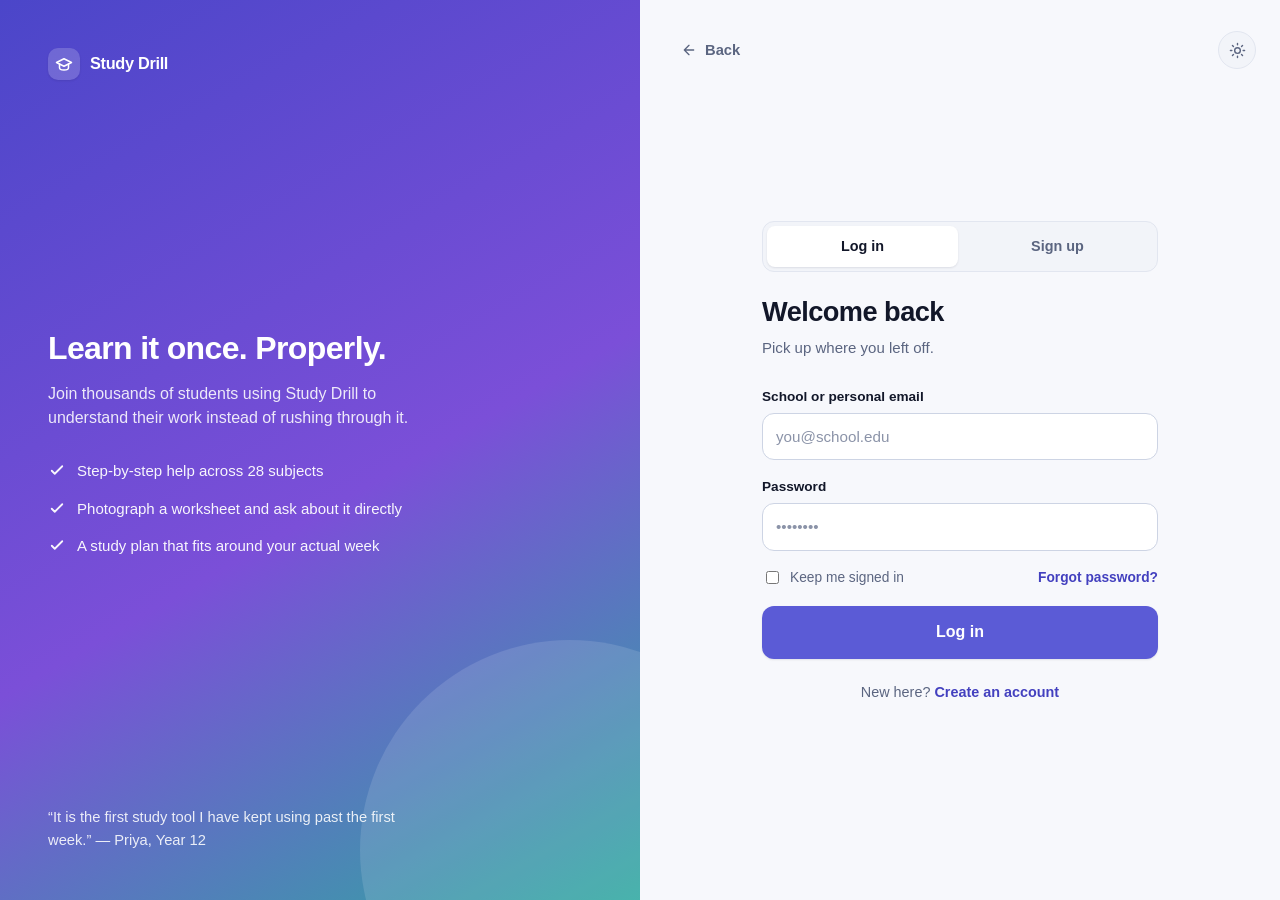
<file: login.html>
<!doctype html>
<html lang="en" data-theme="light">
<head>
<meta charset="utf-8" />
<meta name="viewport" content="width=device-width, initial-scale=1" />
<title>Log in or sign up — Study Drill</title>
<meta name="description" content="Log in to Study Drill or create a free student account." />
<link rel="icon" type="image/png" href="/favicon-96x96.png" sizes="96x96" />
<link rel="icon" type="image/svg+xml" href="/favicon.svg" />
<link rel="shortcut icon" href="/favicon.ico" />
<link rel="apple-touch-icon" sizes="180x180" href="/apple-touch-icon.png" />
<link rel="manifest" href="/site.webmanifest" />
<style data-sp="core">
/* ============================================================
   Study Drill — shared styles
   ============================================================ */

/* ---------- Tokens ---------- */
:root {
  --bg: #f7f8fc;
  --surface: #ffffff;
  --surface-2: #f2f4f9;
  --surface-3: #e9ecf5;
  --border: #e2e6f0;
  --border-strong: #cdd4e4;
  --text: #121729;
  --text-muted: #5b6580;
  --text-faint: #8b93a8;

  --brand: #5b5bd6;
  --brand-hover: #4b4bc4;
  --brand-soft: #ececfd;
  --brand-text: #4340bf;
  --accent: #14b8a6;
  --accent-soft: #dcfbf5;
  --warn-soft: #fff3da;
  --warn-text: #92610a;

  --shadow-sm: 0 1px 2px rgba(18, 23, 41, .06), 0 1px 3px rgba(18, 23, 41, .04);
  --shadow-md: 0 4px 12px rgba(18, 23, 41, .07), 0 2px 4px rgba(18, 23, 41, .04);
  --shadow-lg: 0 18px 40px rgba(18, 23, 41, .12);

  --r-sm: 8px;
  --r-md: 12px;
  --r-lg: 18px;
  --r-xl: 26px;

  --sidebar-w: 248px;
  --topbar-h: 64px;
  --maxw: 1160px;

  --font: "Inter", -apple-system, BlinkMacSystemFont, "Segoe UI", Roboto, Helvetica, Arial, sans-serif;
}

:root[data-theme="dark"] {
  --bg: #0d1017;
  --surface: #151923;
  --surface-2: #1b2130;
  --surface-3: #232a3c;
  --border: #262d3d;
  --border-strong: #38415a;
  --text: #eef1f8;
  --text-muted: #a2abc2;
  --text-faint: #7c869e;

  --brand: #7b7bf0;
  --brand-hover: #8d8df5;
  --brand-soft: #1e2140;
  --brand-text: #b3b3ff;
  --accent: #2dd4bf;
  --accent-soft: #10312f;
  --warn-soft: #3a2c0e;
  --warn-text: #f0c86a;

  --shadow-sm: 0 1px 2px rgba(0, 0, 0, .4);
  --shadow-md: 0 4px 14px rgba(0, 0, 0, .45);
  --shadow-lg: 0 20px 44px rgba(0, 0, 0, .55);
}

/* ---------- Base ---------- */
/* Components below set display, which would otherwise beat the hidden
   attribute and leave "hidden" elements on screen. */
[hidden] { display: none !important; }

*, *::before, *::after { box-sizing: border-box; }

html { -webkit-text-size-adjust: 100%; }

body {
  margin: 0;
  font-family: var(--font);
  background: var(--bg);
  color: var(--text);
  line-height: 1.55;
  -webkit-font-smoothing: antialiased;
}

h1, h2, h3, h4 { margin: 0; line-height: 1.2; letter-spacing: -.02em; font-weight: 650; }
p { margin: 0; }
a { color: inherit; text-decoration: none; }
img, svg { display: block; max-width: 100%; }
button, input, textarea, select { font: inherit; color: inherit; }

:focus-visible {
  outline: 2px solid var(--brand);
  outline-offset: 2px;
  border-radius: 4px;
}

.container { width: 100%; max-width: var(--maxw); margin-inline: auto; padding-inline: 20px; }
.muted { color: var(--text-muted); }
.faint { color: var(--text-faint); }
.center { text-align: center; }
.sr-only {
  position: absolute; width: 1px; height: 1px; padding: 0; margin: -1px;
  overflow: hidden; clip: rect(0 0 0 0); white-space: nowrap; border: 0;
}

/* ---------- Brand mark ---------- */
.brand { display: inline-flex; align-items: center; gap: 10px; font-weight: 700; letter-spacing: -.02em; }
.brand-mark {
  width: 32px; height: 32px; border-radius: 10px; flex: none;
  display: grid; place-items: center;
  background: linear-gradient(140deg, var(--brand), #9b6bf0);
  color: #fff; box-shadow: var(--shadow-sm);
}
.brand-mark svg { width: 18px; height: 18px; }
.brand-name { font-size: 1.02rem; white-space: nowrap; }

/* ---------- Buttons ---------- */
.btn {
  --btn-bg: var(--surface);
  --btn-fg: var(--text);
  --btn-bd: var(--border-strong);
  display: inline-flex; align-items: center; justify-content: center; gap: 8px;
  padding: 10px 16px; border-radius: var(--r-md);
  background: var(--btn-bg); color: var(--btn-fg);
  border: 1px solid var(--btn-bd);
  font-size: .92rem; font-weight: 560; cursor: pointer;
  transition: transform .12s ease, background .15s ease, border-color .15s ease, opacity .15s ease;
  white-space: nowrap;
}
.btn:hover { transform: translateY(-1px); }
.btn:active { transform: translateY(0); }
.btn svg { width: 16px; height: 16px; }

.btn-primary { --btn-bg: var(--brand); --btn-fg: #fff; --btn-bd: transparent; box-shadow: var(--shadow-sm); }
.btn-primary:hover { --btn-bg: var(--brand-hover); }
.btn-ghost { --btn-bg: transparent; --btn-bd: transparent; color: var(--text-muted); }
.btn-ghost:hover { --btn-bg: var(--surface-2); color: var(--text); }
.btn-soft { --btn-bg: var(--brand-soft); --btn-fg: var(--brand-text); --btn-bd: transparent; }
.btn-danger { --btn-fg: #d94a4a; --btn-bd: var(--border-strong); }
.btn-danger:hover { --btn-bg: rgba(217, 74, 74, .08); }
.btn-lg { padding: 13px 22px; font-size: 1rem; border-radius: var(--r-md); }
.btn-block { width: 100%; }

/* ---------- Form fields ---------- */
.field { display: block; margin-bottom: 16px; }
.field-label { display: block; font-size: .85rem; font-weight: 560; margin-bottom: 6px; }
.input, .select, .textarea {
  width: 100%; padding: 11px 13px;
  background: var(--surface); border: 1px solid var(--border-strong);
  border-radius: var(--r-md); font-size: .95rem;
  transition: border-color .15s ease, box-shadow .15s ease;
}
.input::placeholder, .textarea::placeholder { color: var(--text-faint); }
.input:focus, .select:focus, .textarea:focus {
  outline: none; border-color: var(--brand);
  box-shadow: 0 0 0 3px color-mix(in srgb, var(--brand) 18%, transparent);
}
.textarea { resize: vertical; min-height: 96px; }
.hint { font-size: .8rem; color: var(--text-faint); margin-top: 6px; }

/* Switch */
.switch { position: relative; display: inline-flex; flex: none; width: 44px; height: 26px; }
.switch input { position: absolute; opacity: 0; width: 100%; height: 100%; margin: 0; cursor: pointer; }
.switch span {
  position: absolute; inset: 0; border-radius: 999px;
  background: var(--surface-3); border: 1px solid var(--border-strong);
  transition: background .18s ease, border-color .18s ease; pointer-events: none;
}
.switch span::after {
  content: ""; position: absolute; top: 3px; left: 3px;
  width: 18px; height: 18px; border-radius: 50%; background: #fff;
  box-shadow: var(--shadow-sm); transition: transform .18s ease;
}
.switch input:checked + span { background: var(--brand); border-color: var(--brand); }
.switch input:checked + span::after { transform: translateX(18px); }
.switch input:focus-visible + span { outline: 2px solid var(--brand); outline-offset: 2px; }

/* ---------- Badges / chips ---------- */
.badge {
  display: inline-flex; align-items: center; gap: 6px;
  padding: 4px 10px; border-radius: 999px;
  font-size: .76rem; font-weight: 560; letter-spacing: .01em;
  background: var(--surface-2); color: var(--text-muted); border: 1px solid var(--border);
}
.badge-brand { background: var(--brand-soft); color: var(--brand-text); border-color: transparent; }
.badge-accent { background: var(--accent-soft); color: var(--accent); border-color: transparent; }
.badge-warn { background: var(--warn-soft); color: var(--warn-text); border-color: transparent; }

.chip {
  display: inline-flex; align-items: center; gap: 7px;
  padding: 8px 14px; border-radius: 999px; cursor: pointer;
  background: var(--surface); border: 1px solid var(--border-strong);
  font-size: .87rem; color: var(--text-muted);
  transition: border-color .15s ease, color .15s ease, background .15s ease;
}
.chip:hover { border-color: var(--brand); color: var(--text); background: var(--surface-2); }

/* ---------- Cards ---------- */
.card {
  background: var(--surface); border: 1px solid var(--border);
  border-radius: var(--r-lg); box-shadow: var(--shadow-sm);
}
.card-pad { padding: 22px; }

/* ---------- Theme toggle ---------- */
.theme-toggle {
  width: 38px; height: 38px; flex: none; display: grid; place-items: center;
  border-radius: 50%; cursor: pointer;
  background: var(--surface-2); border: 1px solid var(--border);
  color: var(--text-muted); transition: color .15s ease, border-color .15s ease;
}
.theme-toggle:hover { color: var(--text); border-color: var(--border-strong); }
.theme-toggle svg { width: 17px; height: 17px; }
:root[data-theme="dark"] .icon-sun, :root:not([data-theme="dark"]) .icon-moon { display: none; }

/* ============================================================
   Marketing site (landing / pricing / auth header)
   ============================================================ */
.site-header {
  position: sticky; top: 0; z-index: 40;
  background: color-mix(in srgb, var(--bg) 85%, transparent);
  backdrop-filter: blur(12px);
  border-bottom: 1px solid var(--border);
}
.site-header .container { display: flex; align-items: center; gap: 18px; height: var(--topbar-h); }
.site-nav { display: flex; align-items: center; gap: 4px; margin-left: 18px; }
.site-nav a {
  padding: 8px 12px; border-radius: var(--r-sm);
  font-size: .92rem; color: var(--text-muted); transition: color .15s ease, background .15s ease;
}
.site-nav a:hover { color: var(--text); background: var(--surface-2); }
.site-nav a[aria-current="page"] { color: var(--text); font-weight: 560; }
.header-actions { display: flex; align-items: center; gap: 10px; margin-left: auto; }

/* Account chip in the marketing header, shown once signed in */
.header-account {
  display: inline-flex; align-items: center; gap: 9px;
  padding: 5px 14px 5px 5px; border-radius: 999px;
  background: var(--surface-2); border: 1px solid var(--border);
  font-size: .88rem; font-weight: 540; color: var(--text);
  transition: border-color .15s ease, background .15s ease;
  max-width: 220px;
}
.header-account:hover { border-color: var(--border-strong); background: var(--surface-3); }
.header-account .avatar { width: 28px; height: 28px; font-size: .72rem; }
.header-account span:last-child {
  overflow: hidden; text-overflow: ellipsis; white-space: nowrap;
}
@media (max-width: 560px) { .header-account span:last-child { display: none; } }

.nav-toggle { display: none; }
.site-nav .nav-login { display: none; }

@media (max-width: 860px) {
  .site-nav {
    position: absolute; top: var(--topbar-h); left: 0; right: 0;
    flex-direction: column; align-items: stretch; gap: 2px; margin: 0; padding: 12px 20px 18px;
    background: var(--surface); border-bottom: 1px solid var(--border);
    box-shadow: var(--shadow-md);
  }
  .site-nav:not(.open) { display: none; }
  .site-nav a { padding: 12px; font-size: 1rem; }
  .header-actions .btn:not(.btn-primary) { display: none; }
  .nav-toggle { display: grid; }
  .site-nav .nav-login { display: block; color: var(--brand-text); font-weight: 560; }
}

/* Hero */
.hero { position: relative; overflow: hidden; padding: 84px 0 64px; }
.hero::before {
  content: ""; position: absolute; z-index: 0;
  top: -320px; left: 50%; transform: translateX(-50%);
  width: 900px; height: 620px; border-radius: 50%;
  background: radial-gradient(closest-side, color-mix(in srgb, var(--brand) 26%, transparent), transparent);
  filter: blur(18px); pointer-events: none;
}
.hero .container { position: relative; z-index: 1; }
.hero-inner { max-width: 760px; margin-inline: auto; text-align: center; }
.hero h1 { font-size: clamp(2.2rem, 6vw, 3.6rem); letter-spacing: -.035em; margin-bottom: 18px; }
.hero h1 .grad {
  background: linear-gradient(100deg, var(--brand), #a06bf0 60%, var(--accent));
  -webkit-background-clip: text; background-clip: text; color: transparent;
}
.hero-sub { font-size: clamp(1rem, 2.4vw, 1.18rem); color: var(--text-muted); max-width: 580px; margin: 0 auto 28px; }
.hero-cta { display: flex; flex-wrap: wrap; gap: 12px; justify-content: center; }
.hero-note { margin-top: 16px; font-size: .84rem; color: var(--text-faint); }

/* Hero preview panel */
.hero-preview {
  margin: 52px auto 0; max-width: 900px;
  background: var(--surface); border: 1px solid var(--border);
  border-radius: var(--r-xl); box-shadow: var(--shadow-lg); overflow: hidden;
}
.preview-bar {
  display: flex; align-items: center; gap: 8px;
  padding: 12px 16px; border-bottom: 1px solid var(--border); background: var(--surface-2);
}
.dot { width: 10px; height: 10px; border-radius: 50%; background: var(--border-strong); }
.preview-url {
  margin-left: 10px; font-size: .78rem; color: var(--text-faint);
  padding: 4px 12px; border-radius: 999px; background: var(--surface); border: 1px solid var(--border);
}
.preview-body { padding: 36px 28px 44px; text-align: center; }
.preview-body .preview-q { font-size: 1.3rem; font-weight: 600; margin-bottom: 20px; }
.preview-input {
  display: flex; align-items: center; gap: 12px; max-width: 560px; margin: 0 auto 22px;
  padding: 14px 16px; border-radius: var(--r-lg);
  background: var(--surface-2); border: 1px solid var(--border-strong);
  color: var(--text-faint); font-size: .95rem; text-align: left;
}
.preview-input .send {
  margin-left: auto; width: 30px; height: 30px; border-radius: 50%; flex: none;
  display: grid; place-items: center; background: var(--brand); color: #fff;
}
.preview-input .send svg { width: 15px; height: 15px; }
.preview-chips { display: flex; flex-wrap: wrap; gap: 8px; justify-content: center; }

/* Sections */
.section { padding: 72px 0; }
.section-head { max-width: 640px; margin: 0 auto 44px; text-align: center; }
.section-head h2 { font-size: clamp(1.7rem, 4vw, 2.3rem); margin-bottom: 12px; }
.section-head p { color: var(--text-muted); }
.eyebrow {
  display: inline-block; margin-bottom: 14px;
  font-size: .78rem; font-weight: 600; letter-spacing: .09em; text-transform: uppercase; color: var(--brand-text);
}

.grid { display: grid; gap: 18px; }
.grid-3 { grid-template-columns: repeat(3, 1fr); }
.grid-4 { grid-template-columns: repeat(4, 1fr); }
@media (max-width: 900px) { .grid-3, .grid-4 { grid-template-columns: repeat(2, 1fr); } }
@media (max-width: 600px) { .grid-3, .grid-4 { grid-template-columns: 1fr; } }

.feature { padding: 24px; }
.feature-icon {
  width: 42px; height: 42px; border-radius: var(--r-md); display: grid; place-items: center;
  background: var(--brand-soft); color: var(--brand-text); margin-bottom: 16px;
}
.feature-icon svg { width: 20px; height: 20px; }
.feature h3 { font-size: 1.05rem; margin-bottom: 8px; }
.feature p { font-size: .92rem; color: var(--text-muted); }

/* Steps */
.steps { counter-reset: step; }
.step { position: relative; padding: 26px 24px; }
.step-num {
  width: 34px; height: 34px; border-radius: 50%; display: grid; place-items: center;
  background: var(--brand); color: #fff; font-weight: 650; font-size: .92rem; margin-bottom: 16px;
}
.step h3 { font-size: 1.02rem; margin-bottom: 8px; }
.step p { font-size: .92rem; color: var(--text-muted); }

/* Stats strip */
.stats-strip {
  display: grid; grid-template-columns: repeat(4, 1fr); gap: 18px;
  padding: 30px; border-radius: var(--r-xl);
  background: var(--surface); border: 1px solid var(--border); box-shadow: var(--shadow-sm);
}
.stat-val { font-size: 1.8rem; font-weight: 680; letter-spacing: -.03em; }
.stat-lbl { font-size: .85rem; color: var(--text-muted); }
@media (max-width: 720px) { .stats-strip { grid-template-columns: repeat(2, 1fr); } }

/* Quote cards */
.quote { padding: 24px; }
.quote p { font-size: .95rem; margin-bottom: 18px; }
.quote-by { display: flex; align-items: center; gap: 11px; }
.avatar {
  width: 36px; height: 36px; border-radius: 50%; flex: none; display: grid; place-items: center;
  background: var(--brand-soft); color: var(--brand-text); font-size: .82rem; font-weight: 650;
}
.quote-by .name { font-size: .88rem; font-weight: 560; }
.quote-by .meta { font-size: .8rem; color: var(--text-faint); }

/* CTA band */
.cta-band {
  padding: 56px 32px; border-radius: var(--r-xl); text-align: center;
  background: linear-gradient(135deg, var(--brand), #8a5bf0);
  color: #fff; box-shadow: var(--shadow-lg);
}
.cta-band h2 { font-size: clamp(1.6rem, 4vw, 2.2rem); margin-bottom: 12px; }
.cta-band p { opacity: .9; max-width: 460px; margin: 0 auto 26px; }
.cta-band .btn { --btn-bg: #fff; --btn-fg: #3f3fae; --btn-bd: transparent; }

/* Footer */
.site-footer { border-top: 1px solid var(--border); padding: 48px 0 36px; margin-top: 40px; }
.footer-grid { display: grid; grid-template-columns: 1.6fr repeat(3, 1fr); gap: 32px; }
.footer-grid p { font-size: .9rem; color: var(--text-muted); margin-top: 12px; max-width: 280px; }
.footer-col h4 { font-size: .82rem; text-transform: uppercase; letter-spacing: .08em; color: var(--text-faint); margin-bottom: 12px; }
.footer-col a { display: block; font-size: .9rem; color: var(--text-muted); padding: 5px 0; }
.footer-col a:hover { color: var(--text); }
.footer-bottom {
  display: flex; flex-wrap: wrap; gap: 12px; justify-content: space-between;
  margin-top: 36px; padding-top: 22px; border-top: 1px solid var(--border);
  font-size: .85rem; color: var(--text-faint);
}
@media (max-width: 760px) { .footer-grid { grid-template-columns: 1fr 1fr; } }

/* ============================================================
   Auth page
   ============================================================ */
.auth-wrap { display: grid; grid-template-columns: 1fr 1fr; min-height: 100vh; }
.auth-aside {
  position: relative; overflow: hidden; padding: 48px;
  display: flex; flex-direction: column; justify-content: space-between;
  background: linear-gradient(150deg, #4b46c9, #7b4fd8 55%, #2fa8a0);
  color: #fff;
}
.auth-aside::after {
  content: ""; position: absolute; right: -140px; bottom: -160px;
  width: 420px; height: 420px; border-radius: 50%; background: rgba(255, 255, 255, .12);
}
.auth-aside-body { position: relative; z-index: 1; max-width: 400px; }
.auth-aside h2 { font-size: 2rem; margin-bottom: 14px; }
.auth-aside p { opacity: .88; }
.auth-points { list-style: none; padding: 0; margin: 28px 0 0; display: grid; gap: 14px; }
.auth-points li { display: flex; gap: 11px; align-items: flex-start; font-size: .94rem; opacity: .95; }
.auth-points svg { width: 18px; height: 18px; flex: none; margin-top: 2px; }
.auth-quote { position: relative; z-index: 1; font-size: .92rem; opacity: .9; max-width: 380px; }

.auth-main { display: flex; flex-direction: column; padding: 28px 24px 48px; }
.auth-top { display: flex; align-items: center; gap: 12px; }
.auth-top .theme-toggle { margin-left: auto; }
.auth-card { width: 100%; max-width: 396px; margin: auto; padding: 8px 0; }
.auth-card h1 { font-size: 1.7rem; margin-bottom: 8px; }
.auth-card .panel > .muted { font-size: .94rem; margin-bottom: 26px; }

.tabs {
  display: grid; grid-template-columns: 1fr 1fr; gap: 4px; padding: 4px; margin-bottom: 24px;
  background: var(--surface-2); border: 1px solid var(--border); border-radius: var(--r-md);
}
.tabs button {
  padding: 9px; border: 0; border-radius: var(--r-sm); background: transparent;
  color: var(--text-muted); font-size: .9rem; font-weight: 560; cursor: pointer;
  transition: background .15s ease, color .15s ease;
}
.tabs button[aria-selected="true"] { background: var(--surface); color: var(--text); box-shadow: var(--shadow-sm); }

.oauth-row { display: grid; gap: 10px; margin-bottom: 20px; }
.divider { display: flex; align-items: center; gap: 12px; margin: 20px 0; color: var(--text-faint); font-size: .8rem; }
.divider::before, .divider::after { content: ""; flex: 1; height: 1px; background: var(--border); }
.form-row { display: flex; align-items: center; justify-content: space-between; gap: 12px; margin-bottom: 18px; font-size: .86rem; }
.checkline { display: flex; align-items: center; gap: 8px; color: var(--text-muted); cursor: pointer; }
.auth-alt { margin-top: 22px; font-size: .9rem; color: var(--text-muted); text-align: center; }
.auth-alt button { background: none; border: 0; padding: 0; color: var(--brand-text); font-weight: 560; cursor: pointer; }
.link { color: var(--brand-text); font-weight: 560; }
.link:hover { text-decoration: underline; }

@media (max-width: 900px) { .auth-wrap { grid-template-columns: 1fr; } .auth-aside { display: none; } }

/* ============================================================
   App shell (dashboard / chat / settings)
   ============================================================ */
.app { min-height: 100vh; }

.sidebar {
  position: fixed; inset: 0 auto 0 0; z-index: 60;
  width: var(--sidebar-w); display: flex; flex-direction: column;
  padding: 18px 14px; background: var(--surface); border-right: 1px solid var(--border);
  overflow-y: auto; overscroll-behavior: contain;
}
.sidebar-brand { padding: 4px 8px 20px; }
.side-nav { display: grid; gap: 3px; }
.side-label {
  padding: 18px 10px 8px; font-size: .72rem; font-weight: 600;
  letter-spacing: .09em; text-transform: uppercase; color: var(--text-faint);
}
.side-link {
  display: flex; align-items: center; gap: 11px;
  padding: 9px 11px; border-radius: var(--r-md);
  font-size: .91rem; color: var(--text-muted);
  transition: background .15s ease, color .15s ease;
}
.side-link svg { width: 17px; height: 17px; flex: none; }
.side-link:hover { background: var(--surface-2); color: var(--text); }
.side-link[aria-current="page"] { background: var(--brand-soft); color: var(--brand-text); font-weight: 560; }
.side-link .count { margin-left: auto; font-size: .76rem; color: var(--text-faint); }

.side-foot { margin-top: auto; display: grid; gap: 12px; }
.usage-card { padding: 14px; border-radius: var(--r-md); background: var(--surface-2); border: 1px solid var(--border); }
.usage-top { display: flex; justify-content: space-between; align-items: center; font-size: .82rem; margin-bottom: 9px; }
.meter { height: 6px; border-radius: 999px; background: var(--surface-3); overflow: hidden; }
.meter i { display: block; height: 100%; border-radius: 999px; background: linear-gradient(90deg, var(--brand), #9b6bf0); }
.usage-card p { font-size: .78rem; color: var(--text-faint); margin-top: 9px; }

.user-pill {
  display: flex; align-items: center; gap: 10px; padding: 9px 10px;
  border-radius: var(--r-md); border: 1px solid var(--border); background: var(--surface);
}
.user-pill > span:last-child { min-width: 0; }
.user-pill .name { font-size: .87rem; font-weight: 560; line-height: 1.2; }
.user-pill .meta { font-size: .76rem; color: var(--text-faint); }

.app-main { margin-left: var(--sidebar-w); min-height: 100vh; display: flex; flex-direction: column; }

.topbar {
  position: sticky; top: 0; z-index: 30;
  display: flex; align-items: center; gap: 12px; height: var(--topbar-h);
  padding: 0 24px; border-bottom: 1px solid var(--border);
  background: color-mix(in srgb, var(--bg) 88%, transparent); backdrop-filter: blur(12px);
}
.topbar h1 { font-size: 1.05rem; font-weight: 620; }
.topbar .spacer { margin-left: auto; }
.topbar-actions { display: flex; align-items: center; gap: 10px; }

.icon-btn {
  width: 38px; height: 38px; flex: none; display: grid; place-items: center;
  border-radius: var(--r-md); cursor: pointer;
  background: transparent; border: 1px solid transparent; color: var(--text-muted);
  transition: background .15s ease, color .15s ease;
}
.icon-btn:hover { background: var(--surface-2); color: var(--text); }
.icon-btn svg { width: 19px; height: 19px; }

.menu-btn { display: none; }
.scrim { display: none; }

@media (max-width: 1000px) {
  .sidebar { transform: translateX(-100%); transition: transform .22s ease; box-shadow: var(--shadow-lg); }
  .sidebar.open { transform: none; }
  .app-main { margin-left: 0; }
  .menu-btn { display: grid; }
  .scrim.show { display: block; position: fixed; inset: 0; z-index: 50; background: rgba(8, 10, 18, .5); }
}

.page { flex: 1; width: 100%; max-width: 1000px; margin-inline: auto; padding: 32px 24px 64px; }

/* Keep the top bar from crowding on phones: actions collapse to icons. */
@media (max-width: 640px) {
  .topbar h1 { font-size: 1rem; }
  .topbar-actions { gap: 2px; }
  .topbar-actions .btn { font-size: 0; gap: 0; padding: 9px; border-radius: var(--r-md); }
  .topbar-actions .btn svg { width: 19px; height: 19px; }
}
@media (max-width: 640px) { .page { padding: 24px 16px 48px; } .topbar { padding: 0 14px; } }

/* ---------- Dashboard ---------- */
.greeting { margin-bottom: 26px; }
.greeting h2 { font-size: clamp(1.5rem, 4vw, 2rem); margin-bottom: 6px; }

.ask-box {
  padding: 20px; border-radius: var(--r-xl);
  background: var(--surface); border: 1px solid var(--border-strong);
  box-shadow: var(--shadow-md); transition: border-color .15s ease, box-shadow .15s ease;
}
.ask-box:focus-within { border-color: var(--brand); box-shadow: var(--shadow-md), 0 0 0 4px color-mix(in srgb, var(--brand) 14%, transparent); }
.ask-box textarea {
  width: 100%; border: 0; background: transparent; resize: none; outline: none;
  font-size: clamp(1.05rem, 2.6vw, 1.25rem); line-height: 1.5; min-height: 64px;
}
.ask-box textarea::placeholder { color: var(--text-faint); }
.ask-tools { display: flex; align-items: center; gap: 8px; margin-top: 12px; flex-wrap: wrap; }
.ask-tools .spacer { margin-left: auto; }
.tool-btn {
  display: inline-flex; align-items: center; gap: 7px;
  padding: 7px 12px; border-radius: 999px; cursor: pointer;
  background: var(--surface-2); border: 1px solid var(--border);
  font-size: .84rem; color: var(--text-muted); transition: color .15s ease, border-color .15s ease;
}
.tool-btn:hover { color: var(--text); border-color: var(--border-strong); }
.tool-btn svg { width: 15px; height: 15px; }
.send-btn {
  width: 40px; height: 40px; flex: none; display: grid; place-items: center;
  border-radius: 50%; border: 0; cursor: pointer;
  background: var(--brand); color: #fff; box-shadow: var(--shadow-sm);
  transition: background .15s ease, transform .12s ease;
}
.send-btn:hover { background: var(--brand-hover); transform: translateY(-1px); }
.send-btn svg { width: 17px; height: 17px; }

.suggest-row { display: flex; flex-wrap: wrap; gap: 9px; margin: 16px 0 34px; }

.section-title { display: flex; align-items: center; gap: 12px; margin: 34px 0 14px; }
.section-title h3 { font-size: 1.02rem; }
.section-title a { margin-left: auto; font-size: .86rem; color: var(--brand-text); font-weight: 560; }

.action-card { display: flex; gap: 14px; padding: 18px; transition: transform .14s ease, border-color .14s ease; }
.action-card:hover { transform: translateY(-2px); border-color: var(--border-strong); }
.action-icon {
  width: 38px; height: 38px; flex: none; border-radius: var(--r-md);
  display: grid; place-items: center; background: var(--brand-soft); color: var(--brand-text);
}
.action-icon svg { width: 18px; height: 18px; }
.action-card > span:last-child { display: block; min-width: 0; }
.action-card h4 { font-size: .95rem; margin-bottom: 4px; }
.action-card p { font-size: .85rem; color: var(--text-muted); }

.list { display: grid; gap: 10px; }
.list-item {
  display: flex; align-items: center; gap: 14px; padding: 14px 16px;
  background: var(--surface); border: 1px solid var(--border);
  border-radius: var(--r-md); transition: border-color .14s ease, background .14s ease;
}
.list-item:hover { border-color: var(--border-strong); background: var(--surface-2); }
.list-item .li-icon {
  width: 34px; height: 34px; flex: none; border-radius: var(--r-sm);
  display: grid; place-items: center; background: var(--surface-2); color: var(--text-muted);
}
.list-item .li-icon svg { width: 16px; height: 16px; }
.list-item .li-body { min-width: 0; display: block; }
.list-item .li-title {
  display: block; font-size: .92rem; font-weight: 540;
  white-space: nowrap; overflow: hidden; text-overflow: ellipsis;
}
.list-item .li-meta { display: block; font-size: .8rem; color: var(--text-faint); }
.list-item .li-right { margin-left: auto; font-size: .8rem; color: var(--text-faint); white-space: nowrap; }
@media (max-width: 520px) { .list-item .li-right { display: none; } }

.stat-card { padding: 18px; }
.stat-card .k { font-size: .82rem; color: var(--text-muted); margin-bottom: 6px; }
.stat-card .v { font-size: 1.6rem; font-weight: 680; letter-spacing: -.03em; }
.stat-card .d { font-size: .78rem; color: var(--accent); margin-top: 4px; }

/* ---------- Chat page ---------- */
.chat-layout { display: flex; flex-direction: column; flex: 1; min-height: 0; }
.chat-scroll { flex: 1; overflow-y: auto; padding: 28px 0 8px; }
.chat-inner { width: 100%; max-width: 760px; margin-inline: auto; padding-inline: 24px; }
@media (max-width: 640px) { .chat-inner { padding-inline: 16px; } }

.chat-empty { text-align: center; padding: 48px 0 32px; }
.chat-empty .orb {
  width: 60px; height: 60px; border-radius: 20px; margin: 0 auto 20px;
  display: grid; place-items: center; color: #fff;
  background: linear-gradient(140deg, var(--brand), #9b6bf0); box-shadow: var(--shadow-md);
}
.chat-empty .orb svg { width: 28px; height: 28px; }
.chat-empty h2 { font-size: 1.5rem; margin-bottom: 8px; }
.chat-empty p { color: var(--text-muted); max-width: 400px; margin: 0 auto; font-size: .95rem; }

.prompt-grid { display: grid; grid-template-columns: repeat(2, 1fr); gap: 10px; margin-top: 28px; text-align: left; }
@media (max-width: 600px) { .prompt-grid { grid-template-columns: 1fr; } }
.prompt-card {
  padding: 14px 16px; border-radius: var(--r-md); cursor: pointer;
  background: var(--surface); border: 1px solid var(--border);
  transition: border-color .14s ease, transform .14s ease;
}
.prompt-card:hover { border-color: var(--brand); transform: translateY(-1px); }
.prompt-card .t { display: block; font-size: .9rem; font-weight: 540; margin-bottom: 3px; }
.prompt-card .s { display: block; font-size: .82rem; color: var(--text-faint); }

.msg { display: flex; gap: 13px; margin-bottom: 26px; }
.msg-avatar {
  width: 30px; height: 30px; flex: none; border-radius: 9px;
  display: grid; place-items: center; font-size: .75rem; font-weight: 650;
}
.msg-avatar.you { background: var(--surface-3); color: var(--text-muted); }
.msg-avatar.ai { background: linear-gradient(140deg, var(--brand), #9b6bf0); color: #fff; }
.msg-avatar svg { width: 16px; height: 16px; }
.msg-body { min-width: 0; flex: 1; }
.msg-who { font-size: .82rem; font-weight: 600; margin-bottom: 5px; }
.msg-text { font-size: .95rem; color: var(--text-muted); }

/* The reply is the thing people actually read, so it gets full contrast
   and a little more weight than the surrounding interface text. */
.msg-ai .msg-text {
  color: var(--text);
  font-weight: 500;
  font-size: .97rem;
  line-height: 1.62;
}
/* Download PDF button under an answer */
.pdf-row { margin-top: 12px; }
.pdf-row .btn { gap: 7px; }
.pdf-row .pdf-quiet {
  padding: 6px 10px; font-size: .82rem; color: var(--text-faint);
  border-color: transparent; opacity: .75;
}
.pdf-row .pdf-quiet:hover { opacity: 1; color: var(--text); background: var(--surface-2); }
.pdf-row.prominent { margin-top: 14px; }

/* Formatted reply content */
.msg-text.rich { white-space: normal; }
.msg-text.rich .msg-h {
  font-weight: 650; font-size: 1.02em; color: var(--text);
  margin: 16px 0 6px; letter-spacing: -.01em;
}
.msg-text.rich .msg-h:first-child { margin-top: 0; }
.msg-text.rich .msg-gap { height: 10px; }
.msg-text.rich .msg-list { margin: 4px 0 4px; padding-left: 22px; }
.msg-text.rich .msg-list li { margin: 3px 0; }
.msg-text.rich strong { font-weight: 680; color: var(--text); }
.msg-text.rich code {
  font-family: ui-monospace, SFMono-Regular, Menlo, monospace;
  font-size: .9em; padding: 1px 5px; border-radius: 5px;
  background: var(--surface-2); border: 1px solid var(--border);
}

/* Photo attachments */
.msg-image {
  display: block; max-width: 260px; width: 100%; height: auto;
  border-radius: var(--r-md); border: 1px solid var(--border); margin-bottom: 10px;
}
.photo-chip {
  display: flex; align-items: center; gap: 10px;
  padding: 8px 10px; margin-bottom: 10px;
  background: var(--surface); border: 1px solid var(--border-strong);
  border-radius: var(--r-md); font-size: .85rem; color: var(--text-muted);
}
.photo-chip[hidden] { display: none; }
.photo-chip img { width: 38px; height: 38px; object-fit: cover; border-radius: var(--r-sm); flex: none; }
.photo-chip span { overflow: hidden; text-overflow: ellipsis; white-space: nowrap; }
.photo-remove {
  margin-left: auto; flex: none; width: 26px; height: 26px; border-radius: 50%;
  border: 0; cursor: pointer; background: var(--surface-2); color: var(--text-muted);
  font-size: 1.05rem; line-height: 1;
}
.photo-remove:hover { background: var(--surface-3); color: var(--text); }

/* Live chat message styling */
.msg-text { white-space: pre-wrap; }
.msg-text.error { color: #d94a4a; }
.msg-text.typing { display: flex; gap: 5px; align-items: center; height: 22px; }
.msg-text.typing span {
  width: 7px; height: 7px; border-radius: 50%; background: var(--text-faint);
  animation: sp-blink 1.2s infinite ease-in-out;
}
.msg-text.typing span:nth-child(2) { animation-delay: .18s; }
.msg-text.typing span:nth-child(3) { animation-delay: .36s; }
@keyframes sp-blink { 0%, 80%, 100% { opacity: .22; } 40% { opacity: 1; } }

.chat-notice {
  display: flex; flex-wrap: wrap; gap: 6px; align-items: center;
  padding: 12px 14px; margin-bottom: 18px;
  background: var(--brand-soft); color: var(--brand-text);
  border-radius: var(--r-md); font-size: .87rem;
}
.chat-notice[hidden] { display: none; }

.msg-placeholder {
  padding: 16px; border-radius: var(--r-md);
  background: var(--surface-2); border: 1px dashed var(--border-strong);
  font-size: .9rem; color: var(--text-faint);
}
.skeleton-line { height: 9px; border-radius: 999px; background: var(--surface-3); margin-bottom: 9px; }
.skeleton-line:nth-child(2) { width: 88%; }
.skeleton-line:nth-child(3) { width: 62%; margin-bottom: 0; }

.composer-wrap {
  position: sticky; bottom: 0;
  padding: 12px 0 20px;
  background: linear-gradient(to top, var(--bg) 62%, transparent);
}
.composer {
  display: flex; align-items: flex-end; gap: 10px; padding: 12px 12px 12px 16px;
  background: var(--surface); border: 1px solid var(--border-strong);
  border-radius: var(--r-lg); box-shadow: var(--shadow-md);
  transition: border-color .15s ease;
}
.composer:focus-within { border-color: var(--brand); }
.composer textarea {
  flex: 1; border: 0; background: transparent; outline: none; resize: none;
  font-size: .97rem; line-height: 1.5; max-height: 180px; padding: 6px 0;
}
.composer-foot {
  display: flex; align-items: center; gap: 10px; justify-content: space-between;
  margin-top: 10px; font-size: .78rem; color: var(--text-faint);
}
@media (max-width: 560px) {
  .composer-foot { flex-direction: column; align-items: flex-start; gap: 3px; }
  .chat-empty { padding-top: 24px; }
}

/* ---------- Pricing ---------- */
.billing-toggle {
  display: inline-flex; align-items: center; gap: 12px; margin: 0 auto 40px;
  padding: 6px 8px 6px 14px; border-radius: 999px;
  background: var(--surface); border: 1px solid var(--border); box-shadow: var(--shadow-sm);
  font-size: .9rem;
}
.billing-toggle .lbl { color: var(--text-muted); transition: color .15s ease; }
.billing-toggle .lbl.active { color: var(--text); font-weight: 560; }

.price-grid {
  display: grid; grid-template-columns: repeat(2, 1fr); gap: 20px; align-items: start;
  max-width: 760px; margin-inline: auto;
}
@media (max-width: 720px) { .price-grid { grid-template-columns: 1fr; max-width: 460px; } }

.plan { padding: 26px; display: flex; flex-direction: column; height: 100%; }
.price-grid { padding-top: 12px; }
.plan.featured { border-color: var(--brand); box-shadow: var(--shadow-lg); position: relative; }
.plan.featured::before {
  content: "Most popular"; position: absolute; top: -12px; left: 50%; transform: translateX(-50%);
  padding: 4px 12px; border-radius: 999px; background: var(--brand); color: #fff;
  font-size: .74rem; font-weight: 600; white-space: nowrap;
}
.plan h3 { font-size: 1.1rem; margin-bottom: 6px; }
.plan .plan-desc { font-size: .88rem; color: var(--text-muted); min-height: 40px; }
.plan .price { display: flex; align-items: baseline; gap: 6px; margin: 18px 0 4px; }
.plan .price .amt { font-size: 2.4rem; font-weight: 700; letter-spacing: -.04em; }
.plan .price .per { font-size: .88rem; color: var(--text-faint); }
.plan .price-note { font-size: .8rem; color: var(--text-faint); min-height: 20px; margin-bottom: 20px; }
.plan .btn { margin-bottom: 22px; }
.plan ul { list-style: none; padding: 0; margin: 0; display: grid; gap: 11px; }
.plan li { display: flex; gap: 10px; align-items: flex-start; font-size: .89rem; color: var(--text-muted); }
.plan li svg { width: 16px; height: 16px; flex: none; margin-top: 3px; color: var(--accent); }
.plan li.off { color: var(--text-faint); }
.plan li.off svg { color: var(--text-faint); }

.compare { width: 100%; border-collapse: collapse; font-size: .9rem; }
.compare th, .compare td { padding: 13px 16px; border-bottom: 1px solid var(--border); text-align: left; }
.compare th { font-size: .82rem; color: var(--text-faint); font-weight: 600; }
.compare td:not(:first-child), .compare th:not(:first-child) { text-align: center; }
.compare tbody td:first-child { color: var(--text-muted); }
.compare svg { width: 17px; height: 17px; display: inline-block; vertical-align: middle; }
.table-scroll { overflow-x: auto; border-radius: var(--r-lg); border: 1px solid var(--border); background: var(--surface); }

.faq { display: grid; gap: 10px; max-width: 720px; margin-inline: auto; }
.faq details {
  padding: 16px 20px; background: var(--surface);
  border: 1px solid var(--border); border-radius: var(--r-md);
}
.faq summary {
  cursor: pointer; font-size: .95rem; font-weight: 560; list-style: none;
  display: flex; align-items: center; gap: 12px;
}
.faq summary::-webkit-details-marker { display: none; }
.faq summary::after { content: "+"; margin-left: auto; color: var(--text-faint); font-size: 1.2rem; line-height: 1; }
.faq details[open] summary::after { content: "–"; }
.faq p { margin-top: 12px; font-size: .9rem; color: var(--text-muted); }

/* ---------- Settings ---------- */
.settings-layout { display: grid; grid-template-columns: 200px 1fr; gap: 28px; align-items: start; }
@media (max-width: 820px) { .settings-layout { grid-template-columns: 1fr; gap: 18px; } }

.settings-nav { display: grid; gap: 3px; position: sticky; top: calc(var(--topbar-h) + 20px); }
@media (max-width: 820px) {
  .settings-nav {
    position: static; grid-auto-flow: column; grid-auto-columns: max-content;
    overflow-x: auto; gap: 6px; padding-bottom: 6px;
  }
}
.settings-nav button {
  display: flex; align-items: center; gap: 10px; text-align: left;
  padding: 9px 12px; border-radius: var(--r-md); cursor: pointer;
  background: transparent; border: 1px solid transparent;
  font-size: .9rem; color: var(--text-muted); white-space: nowrap;
  transition: background .15s ease, color .15s ease;
}
.settings-nav button svg { width: 16px; height: 16px; flex: none; }
.settings-nav button:hover { background: var(--surface-2); color: var(--text); }
.settings-nav button[aria-selected="true"] { background: var(--brand-soft); color: var(--brand-text); font-weight: 560; }

.panel { display: none; }
.panel.active { display: block; }
.panel-card { padding: 24px; margin-bottom: 18px; }
.panel-card > h3 { font-size: 1.02rem; margin-bottom: 4px; }
.panel-card > .muted { font-size: .88rem; margin-bottom: 20px; }

.row {
  display: flex; align-items: center; gap: 16px;
  padding: 15px 0; border-top: 1px solid var(--border);
}
.row:first-of-type { border-top: 0; padding-top: 0; }
.row .row-body { min-width: 0; }
.row .row-title { font-size: .92rem; font-weight: 540; }
.row .row-desc { font-size: .84rem; color: var(--text-muted); }
.row .row-ctl { margin-left: auto; flex: none; }
@media (max-width: 520px) {
  .row { flex-wrap: wrap; }
  .row .row-ctl { margin-left: 0; width: 100%; }
  .row .row-ctl .select, .row .row-ctl .input { width: 100%; }
}

.form-grid { display: grid; grid-template-columns: 1fr 1fr; gap: 0 16px; }
@media (max-width: 600px) { .form-grid { grid-template-columns: 1fr; } }

.avatar-row { display: flex; align-items: center; gap: 16px; margin-bottom: 24px; flex-wrap: wrap; }
.avatar-lg {
  width: 62px; height: 62px; border-radius: 18px; flex: none; display: grid; place-items: center;
  background: linear-gradient(140deg, var(--brand), #9b6bf0); color: #fff; font-size: 1.3rem; font-weight: 650;
}

.theme-picker { display: grid; grid-template-columns: repeat(3, 1fr); gap: 12px; }
.theme-opt { cursor: pointer; }
.theme-opt input { position: absolute; opacity: 0; pointer-events: none; }
.theme-opt .swatch {
  height: 62px; border-radius: var(--r-md); border: 2px solid var(--border);
  overflow: hidden; display: flex; transition: border-color .15s ease;
}
.theme-opt .swatch .a, .theme-opt .swatch .b { flex: 1; }
.theme-opt input:checked + .swatch { border-color: var(--brand); }
.theme-opt .cap { display: block; text-align: center; font-size: .84rem; margin-top: 8px; color: var(--text-muted); }
.theme-opt input:checked ~ .cap { color: var(--text); font-weight: 540; }

.danger-zone { border-color: color-mix(in srgb, #d94a4a 30%, var(--border)); }

.save-bar {
  display: flex; gap: 10px; justify-content: flex-end; flex-wrap: wrap;
  padding-top: 4px;
}

/* ---------- UI-only notice ---------- */
.ui-note {
  display: flex; align-items: flex-start; gap: 10px;
  padding: 12px 14px; border-radius: var(--r-md); margin-bottom: 20px;
  background: var(--warn-soft); color: var(--warn-text);
  font-size: .85rem; border: 1px solid transparent;
}
.ui-note svg { width: 16px; height: 16px; flex: none; margin-top: 2px; }

@media (prefers-reduced-motion: reduce) {
  *, *::before, *::after { transition-duration: .01ms !important; animation-duration: .01ms !important; }
}

</style>
<script data-sp="theme">
/* Applies the saved theme before first paint to avoid a flash of the wrong theme. */
(function () {
  try {
    var saved = localStorage.getItem("sp-theme");
    var mode = saved || "system";
    var dark = mode === "dark" ||
      (mode === "system" && window.matchMedia("(prefers-color-scheme: dark)").matches);
    document.documentElement.setAttribute("data-theme", dark ? "dark" : "light");
  } catch (e) {
    document.documentElement.setAttribute("data-theme", "light");
  }
})();

</script>
</head>
<body>

<div class="auth-wrap">
  <!-- Left: brand panel (hidden on small screens) -->
  <aside class="auth-aside">
    <a class="brand" href="index.html" style="color:#fff;position:relative;z-index:1">
      <span class="brand-mark" style="background:rgba(255,255,255,.18)" aria-hidden="true">
        <svg viewBox="0 0 24 24" fill="none" stroke="currentColor" stroke-width="2" stroke-linecap="round" stroke-linejoin="round"><path d="M22 10 12 5 2 10l10 5 10-5Z"/><path d="M6 12v5c0 1.7 2.7 3 6 3s6-1.3 6-3v-5"/></svg>
      </span>
      <span class="brand-name">Study Drill</span>
    </a>

    <div class="auth-aside-body">
      <h2>Learn it once. Properly.</h2>
      <p>Join thousands of students using Study Drill to understand their work instead of rushing through it.</p>
      <ul class="auth-points">
        <li>
          <svg viewBox="0 0 24 24" fill="none" stroke="currentColor" stroke-width="2.4" stroke-linecap="round" stroke-linejoin="round"><path d="m5 13 4 4L19 7"/></svg>
          <span>Step-by-step help across 28 subjects</span>
        </li>
        <li>
          <svg viewBox="0 0 24 24" fill="none" stroke="currentColor" stroke-width="2.4" stroke-linecap="round" stroke-linejoin="round"><path d="m5 13 4 4L19 7"/></svg>
          <span>Photograph a worksheet and ask about it directly</span>
        </li>
        <li>
          <svg viewBox="0 0 24 24" fill="none" stroke="currentColor" stroke-width="2.4" stroke-linecap="round" stroke-linejoin="round"><path d="m5 13 4 4L19 7"/></svg>
          <span>A study plan that fits around your actual week</span>
        </li>
      </ul>
    </div>

    <p class="auth-quote">“It is the first study tool I have kept using past the first week.” — Priya, Year 12</p>
  </aside>

  <!-- Right: form -->
  <div class="auth-main">
    <div class="auth-top">
      <a class="btn btn-ghost" href="index.html">
        <svg viewBox="0 0 24 24" fill="none" stroke="currentColor" stroke-width="2" stroke-linecap="round" stroke-linejoin="round"><path d="M19 12H5M12 19l-7-7 7-7"/></svg>
        Back
      </a>
      <button class="theme-toggle" data-theme-toggle aria-label="Toggle dark mode">
        <svg class="icon-sun" viewBox="0 0 24 24" fill="none" stroke="currentColor" stroke-width="2" stroke-linecap="round"><circle cx="12" cy="12" r="4"/><path d="M12 2v2M12 20v2M4.9 4.9l1.4 1.4M17.7 17.7l1.4 1.4M2 12h2M20 12h2M6.3 17.7l-1.4 1.4M19.1 4.9l-1.4 1.4"/></svg>
        <svg class="icon-moon" viewBox="0 0 24 24" fill="none" stroke="currentColor" stroke-width="2" stroke-linecap="round" stroke-linejoin="round"><path d="M21 12.8A9 9 0 1 1 11.2 3a7 7 0 0 0 9.8 9.8Z"/></svg>
      </button>
    </div>

    <div class="auth-card">
      <div class="tabs" role="tablist" aria-label="Log in or sign up">
        <button role="tab" data-tab="login" data-tab-group="auth" aria-selected="true">Log in</button>
        <button role="tab" data-tab="signup" data-tab-group="auth" aria-selected="false">Sign up</button>
      </div>

      <section class="panel active" data-reset-panel hidden>
        <h1>Set a new password</h1>
        <p class="muted">Choose something you will remember.</p>
        <label class="field">
          <span class="field-label">New password</span>
          <input class="input" type="password" placeholder="At least 8 characters" autocomplete="new-password" data-reset-password />
        </label>
        <button class="btn btn-primary btn-lg btn-block" type="button" data-reset-save>Save new password</button>
        <p class="hint" data-reset-status hidden style="text-align:center;margin-top:12px"></p>
      </section>

      <!-- Log in -->
      <section class="panel active" data-panel="login" data-panel-group="auth" data-tab-hash>
        <h1>Welcome back</h1>
        <p class="muted">Pick up where you left off.</p>

        <form data-login-form>
          <label class="field">
            <span class="field-label">School or personal email</span>
            <input class="input" type="email" placeholder="you@school.edu" autocomplete="email" data-login-email required />
          </label>

          <label class="field">
            <span class="field-label">Password</span>
            <input class="input" type="password" placeholder="••••••••" autocomplete="current-password" data-login-password required />
          </label>

          <div class="form-row">
            <label class="checkline"><input type="checkbox" /> Keep me signed in</label>
            <a class="link" href="#" data-forgot-password>Forgot password?</a>
          </div>

          <button class="btn btn-primary btn-lg btn-block" type="submit" data-login-submit>Log in</button>
          <p class="hint" data-login-msg hidden style="text-align:center;margin-top:12px"></p>
        </form>

        <p class="auth-alt">New here? <button type="button" data-tab="signup" data-tab-group="auth">Create an account</button></p>
      </section>

      <!-- Sign up -->
      <section class="panel" data-panel="signup" data-panel-group="auth" data-tab-hash>
        <h1>Create your account</h1>
        <p class="muted">Free forever plan. No card needed.</p>

        <form data-signup-form>
          <div class="form-grid">
            <label class="field">
              <span class="field-label">First name</span>
              <input class="input" type="text" placeholder="Alex" autocomplete="given-name" />
            </label>
            <label class="field">
              <span class="field-label">Last name</span>
              <input class="input" type="text" placeholder="Chen" autocomplete="family-name" />
            </label>
          </div>

          <label class="field">
            <span class="field-label">Email</span>
            <input class="input" type="email" placeholder="you@school.edu" autocomplete="email" data-signup-email required />
          </label>

          <label class="field">
            <span class="field-label">Password</span>
            <input class="input" type="password" placeholder="At least 8 characters" autocomplete="new-password" data-signup-password required />
            <span class="hint">Use 8+ characters with a number or symbol.</span>
          </label>

          <label class="field">
            <span class="field-label">What are you studying for?</span>
            <select class="select">
              <option>Middle school</option>
              <option selected>High school / GCSE</option>
              <option>A-Level / IB</option>
              <option>University</option>
              <option>Something else</option>
            </select>
          </label>

          <label class="checkline" style="margin-bottom:18px">
            <input type="checkbox" data-signup-terms />
            <span style="font-size:.84rem">I agree to the <a class="link" href="legal.html#terms" target="_blank">Terms</a> and <a class="link" href="legal.html#privacy" target="_blank">Privacy Policy</a>.</span>
          </label>

          <button class="btn btn-primary btn-lg btn-block" type="submit" data-signup-submit>Create free account</button>
          <p class="hint" data-signup-msg hidden style="text-align:center;margin-top:12px"></p>
        </form>

        <p class="auth-alt">Already have an account? <button type="button" data-tab="login" data-tab-group="auth">Log in</button></p>
      </section>
    </div>
  </div>
</div>

<script data-sp="app">
/* ============================================================
   Study Drill — UI behaviour and OpenAI chat
   ------------------------------------------------------------
   The API key is never stored in these files. It is entered in
   Settings and kept in this browser's localStorage, so each
   person using the site supplies and uses their own key.
   ============================================================ */
(function () {
  "use strict";

  var $  = function (sel, root) { return (root || document).querySelector(sel); };
  var $$ = function (sel, root) { return Array.prototype.slice.call((root || document).querySelectorAll(sel)); };

  /* ---------- Stored settings ---------- */
  var KEY_STORE    = "sp-openai-key";
  var MODEL_STORE  = "sp-model";
  var USAGE_STORE  = "sp-usage";
  var THEME_KEY    = "sp-theme";
  var DEFAULT_MODEL = "gpt-4o-mini";
  var MONTHLY_LIMIT = 30;
  var API_URL   = "https://api.openai.com/v1/chat/completions";
  var PROXY_URL = "/api/chat";   // Vercel function that holds the server key
  var hasProxy  = false;

  /* Is the serverless function deployed alongside this page? A GET returns 405
     from our own function and 404 when it is not there at all. */
  function probeProxy() {
    if (location.protocol.indexOf("http") !== 0) return Promise.resolve(false);
    return fetch(PROXY_URL, { method: "GET" })
      .then(function (r) { return r.status !== 404; })
      .catch(function () { return false; });
  }

  function read(k)    { try { return localStorage.getItem(k); } catch (e) { return null; } }
  function write(k,v) { try { localStorage.setItem(k, v); } catch (e) { /* private mode */ } }
  function drop(k)    { try { localStorage.removeItem(k); } catch (e) { /* private mode */ } }

  function getKey()   { return (read(KEY_STORE) || "").trim(); }
  function getModel() { return (read(MODEL_STORE) || "").trim() || DEFAULT_MODEL; }

  /* ---------- Supabase ----------
     The publishable key is meant to live in front-end code. Every table is
     protected by row level security, so a signed-in person can only ever read
     or change their own row. */
  var SB_URL = "https://dklkiwltrtvqlbpzrmui.supabase.co";
  var SB_KEY = "sb_publishable_acGeTcCVhbZzqez5QxSUKw_xTG5b7t_";
  var SESSION_STORE = "sp-session";

  function sbHeaders(token) {
    return {
      "apikey": SB_KEY,
      "Authorization": "Bearer " + (token || SB_KEY),
      "Content-Type": "application/json"
    };
  }

  function getSession() {
    try {
      var s = JSON.parse(read(SESSION_STORE) || "null");
      if (s && s.access_token) return s;
    } catch (e) { /* corrupt, treat as signed out */ }
    return null;
  }

  function setSession(s) {
    if (!s) { drop(SESSION_STORE); return; }
    s.expires_at = s.expires_at || (Math.floor(Date.now() / 1000) + (s.expires_in || 3600));
    write(SESSION_STORE, JSON.stringify(s));
  }

  function signedIn() { return !!getSession(); }

  function currentUser() {
    var s = getSession();
    return s && s.user ? s.user : null;
  }

  function authError(res, body) {
    try {
      var j = JSON.parse(body);
      return j.error_description || j.msg || j.message || (j.error && j.error.message) || null;
    } catch (e) { return null; }
  }

  function signUp(email, password) {
    return fetch(SB_URL + "/auth/v1/signup", {
      method: "POST",
      headers: sbHeaders(),
      body: JSON.stringify({ email: email, password: password })
    }).then(function (res) {
      return res.text().then(function (body) {
        if (!res.ok) throw new Error(authError(res, body) || "Could not create that account.");
        var data = JSON.parse(body);
        // With email confirmation on, no session comes back until they confirm.
        if (data.access_token) { setSession(data); return { confirmed: true }; }
        return { confirmed: false };
      });
    });
  }

  function signIn(email, password) {
    return fetch(SB_URL + "/auth/v1/token?grant_type=password", {
      method: "POST",
      headers: sbHeaders(),
      body: JSON.stringify({ email: email, password: password })
    }).then(function (res) {
      return res.text().then(function (body) {
        if (!res.ok) throw new Error(authError(res, body) || "Could not sign in.");
        setSession(JSON.parse(body));
        return true;
      });
    });
  }

  function signOut() {
    var s = getSession();
    setSession(null);
    drop(USAGE_STORE);
    drop(PLAN_STORE);
    if (!s) return Promise.resolve();
    return fetch(SB_URL + "/auth/v1/logout", {
      method: "POST", headers: sbHeaders(s.access_token)
    }).catch(function () { /* local sign-out already done */ });
  }

  function refreshSession() {
    var s = getSession();
    if (!s || !s.refresh_token) return Promise.resolve(null);
    if (s.expires_at && s.expires_at - 60 > Math.floor(Date.now() / 1000)) return Promise.resolve(s);

    return fetch(SB_URL + "/auth/v1/token?grant_type=refresh_token", {
      method: "POST",
      headers: sbHeaders(),
      body: JSON.stringify({ refresh_token: s.refresh_token })
    }).then(function (res) {
      if (!res.ok) { setSession(null); return null; }
      return res.json().then(function (data) { setSession(data); return data; });
    }).catch(function () { return s; });
  }

  /* Pulls this user's real count from Supabase and caches it locally so the
     number paints instantly on the next page load. */
  function syncUsage() {
    var s = getSession();
    if (!s) return Promise.resolve(null);

    return fetch(SB_URL + "/rest/v1/question_usage?select=month,used", {
      headers: sbHeaders(s.access_token)
    }).then(function (res) {
      if (!res.ok) return null;
      return res.json();
    }).then(function (rows) {
      if (!rows || !rows.length) return null;
      var row = rows[0];
      var used = row.month === monthStamp() ? (parseInt(row.used, 10) || 0) : 0;
      write(USAGE_STORE, JSON.stringify({ month: monthStamp(), used: used }));
      renderUsage();
      return used;
    }).catch(function () { return null; });
  }

  function remoteCount() {
    var s = getSession();
    if (!s) return Promise.reject(new Error("signed out"));

    return fetch(SB_URL + "/rest/v1/rpc/increment_question_usage", {
      method: "POST",
      headers: sbHeaders(s.access_token),
      body: JSON.stringify({ p_month: monthStamp() })
    }).then(function (res) {
      if (!res.ok) throw new Error("rpc failed");
      return res.json();
    }).then(function (used) {
      // PostgREST can hand back a bare number, a string, or an array wrapper.
      var n = Array.isArray(used) ? used[0] : used;
      n = typeof n === "number" ? n : parseInt(n, 10);
      if (!isFinite(n)) return getUsage().used;

      write(USAGE_STORE, JSON.stringify({ month: monthStamp(), used: n }));
      renderUsage();
      return n;
    });
  }

  /* ---------- Usage counter ----------
     Counts answered questions per browser, and rolls over on its
     own the first time the page is opened in a new month. */
  function monthStamp() {
    var d = new Date();
    return d.getFullYear() + "-" + (d.getMonth() + 1);
  }

  function getUsage() {
    var now = monthStamp();
    try {
      var raw = JSON.parse(read(USAGE_STORE) || "null");
      if (raw && raw.month === now) {
        var n = parseInt(raw.used, 10);
        return { month: now, used: isFinite(n) ? n : 0 };
      }
    } catch (e) { /* corrupt value, start fresh */ }
    return { month: now, used: 0 };
  }

  function countQuestion() {
    // Server is the source of truth; local bump keeps the UI instant and is
    // the fallback when the row cannot be reached.
    var u = getUsage();
    u.used += 1;
    write(USAGE_STORE, JSON.stringify(u));
    renderUsage();
    // When the server function is in play it does the counting, so the browser
    // must not also increment the row or every question would count twice.
    if (signedIn() && !hasProxy) remoteCount().catch(function () { /* keep the local count */ });
    return u;
  }

  function resetLabel() {
    var d = new Date(), next = new Date(d.getFullYear(), d.getMonth() + 1, 1);
    return "Resets " + next.getDate() + " " +
      ["Jan","Feb","Mar","Apr","May","Jun","Jul","Aug","Sep","Oct","Nov","Dec"][next.getMonth()];
  }

  function renderUsage() {
    var u = getUsage();
    var left = Math.max(0, MONTHLY_LIMIT - u.used);
    var pct  = Math.min(100, Math.round((u.used / MONTHLY_LIMIT) * 100));

    if (isPlus()) {
      $$("[data-usage-used]").forEach(function (e) { e.textContent = u.used; });
      $$("[data-usage-limit]").forEach(function (e) { e.textContent = "\u221e"; });
      $$("[data-usage-count]").forEach(function (e) { e.textContent = u.used + " asked"; });
      $$("[data-usage-bar]").forEach(function (e) { e.style.width = "100%"; });
      $$("[data-usage-note]").forEach(function (e) { e.textContent = "Unlimited on Plus"; });
      $$("[data-usage-left]").forEach(function (e) { e.textContent = "Unlimited questions"; });
      $$("[data-usage-used-text]").forEach(function (e) { e.textContent = u.used + " questions asked this month"; });
      $$("[data-usage-reset]").forEach(function (e) { e.textContent = ""; });
      return;
    }

    $$("[data-usage-used]").forEach(function (e) { e.textContent = u.used; });
    $$("[data-usage-limit]").forEach(function (e) { e.textContent = MONTHLY_LIMIT; });
    $$("[data-usage-count]").forEach(function (e) { e.textContent = u.used + " / " + MONTHLY_LIMIT; });
    $$("[data-usage-bar]").forEach(function (e) { e.style.width = pct + "%"; });
    $$("[data-usage-note]").forEach(function (e) { e.textContent = left + " left this month"; });
    $$("[data-usage-left]").forEach(function (e) { e.textContent = left + " of " + MONTHLY_LIMIT + " questions left"; });
    $$("[data-usage-used-text]").forEach(function (e) { e.textContent = u.used + " of " + MONTHLY_LIMIT + " questions used"; });
    $$("[data-usage-reset]").forEach(function (e) { e.textContent = resetLabel(); });
  }

  /* ---------- Theme ---------- */
  function readTheme() { return read(THEME_KEY) || "system"; }

  function applyTheme(mode) {
    var dark = mode === "dark" ||
      (mode === "system" && window.matchMedia("(prefers-color-scheme: dark)").matches);
    document.documentElement.setAttribute("data-theme", dark ? "dark" : "light");
    write(THEME_KEY, mode);
  }

  function initTheme() {
    applyTheme(readTheme());

    $$("[data-theme-toggle]").forEach(function (btn) {
      btn.addEventListener("click", function () {
        var isDark = document.documentElement.getAttribute("data-theme") === "dark";
        applyTheme(isDark ? "light" : "dark");
        syncThemePicker();
      });
    });

    $$("[data-theme-set]").forEach(function (input) {
      input.addEventListener("change", function () {
        if (input.checked) applyTheme(input.value);
      });
    });
    syncThemePicker();

    window.matchMedia("(prefers-color-scheme: dark)").addEventListener("change", function () {
      if (readTheme() === "system") applyTheme("system");
    });
  }

  function syncThemePicker() {
    var mode = readTheme();
    $$("[data-theme-set]").forEach(function (input) { input.checked = input.value === mode; });
  }

  /* ---------- Marketing header (mobile menu) ---------- */
  function initSiteNav() {
    var toggle = $("[data-nav-toggle]");
    var nav = $("[data-site-nav]");
    if (!toggle || !nav) return;

    toggle.addEventListener("click", function () {
      var open = nav.classList.toggle("open");
      toggle.setAttribute("aria-expanded", String(open));
    });
  }

  /* ---------- App sidebar (mobile drawer) ---------- */
  function initSidebar() {
    var sidebar = $("[data-sidebar]");
    var scrim = $("[data-scrim]");
    if (!sidebar) return;

    function close() {
      sidebar.classList.remove("open");
      if (scrim) scrim.classList.remove("show");
    }

    $$("[data-menu-btn]").forEach(function (btn) {
      btn.addEventListener("click", function () {
        sidebar.classList.toggle("open");
        if (scrim) scrim.classList.toggle("show");
      });
    });

    if (scrim) scrim.addEventListener("click", close);
    document.addEventListener("keydown", function (e) { if (e.key === "Escape") close(); });
    window.addEventListener("resize", function () { if (window.innerWidth > 1000) close(); });
  }

  /* ---------- Tab groups (auth, settings) ---------- */
  function initTabs() {
    var groups = {};

    $$("[data-tab-group]").forEach(function (btn) {
      var group = btn.getAttribute("data-tab-group");
      groups[group] = true;
      btn.addEventListener("click", function () {
        selectTab(group, btn.getAttribute("data-tab"));
      });
    });

    Object.keys(groups).forEach(function (group) {
      var hashed = $('[data-panel-group="' + group + '"][data-tab-hash]');
      var wanted = location.hash.replace("#", "");
      if (hashed && wanted && $('[data-panel-group="' + group + '"][data-panel="' + wanted + '"]')) {
        selectTab(group, wanted);
      }
    });
  }

  function selectTab(group, name) {
    $$('[data-tab-group="' + group + '"]').forEach(function (btn) {
      if (btn.hasAttribute("aria-selected")) {
        btn.setAttribute("aria-selected", String(btn.getAttribute("data-tab") === name));
      }
    });
    $$('[data-panel-group="' + group + '"]').forEach(function (panel) {
      panel.classList.toggle("active", panel.getAttribute("data-panel") === name);
      if (panel.hasAttribute("data-tab-hash") && panel.getAttribute("data-panel") === name) {
        history.replaceState(null, "", "#" + name);
      }
    });
  }

  /* ---------- Pricing: monthly / yearly ---------- */
  function initBilling() {
    var toggle = $("[data-billing-toggle]");
    if (!toggle) return;

    function render() {
      var yearly = toggle.checked;
      $$("[data-monthly]").forEach(function (el) {
        el.textContent = yearly ? el.getAttribute("data-yearly") : el.getAttribute("data-monthly");
      });
      $$("[data-price-note]").forEach(function (el) {
        el.textContent = yearly ? el.getAttribute("data-note-yearly") : el.getAttribute("data-note-monthly");
      });
      $$("[data-billing-label]").forEach(function (el) {
        el.classList.toggle("active", el.getAttribute("data-billing-label") === (yearly ? "yearly" : "monthly"));
      });
    }

    toggle.addEventListener("change", render);
    render();
  }

  /* ---------- Pricing buttons ----------
     Signed-out visitors should sign up. Signed-in ones were being bounced to
     the login page and straight back, so send them somewhere real instead. */
  function initPricingCtas() {
    var ctas = $$("[data-plan-cta]");
    if (!ctas.length) return;

    var note = $("[data-checkout-note]");

    function say(msg) {
      if (!note) return;
      note.textContent = msg;
      note.hidden = !msg;
    }

    // Signed out: the buttons already point at sign-up, which is right.
    if (!signedIn()) return;

    // Check the plan with the server first. Relying on the cached value meant
    // a paying customer could be shown "Get Plus" and charged twice.
    Promise.all([probeProxy(), syncPlan()]).then(function (results) {
      var hasFunctions = results[0];
      if (!hasFunctions) {
        ctas.forEach(function (a) {
          a.setAttribute("href", "settings.html#billing");
          a.textContent = "Manage plan";
        });
        say("Card payments are not connected yet, so upgrading is not available.");
        return;
      }

      if (isPlus()) {
        ctas.forEach(function (a) {
          var isPlusCta = a.getAttribute("data-plan-cta") === "plus";
          a.setAttribute("href", isPlusCta ? "settings.html#billing" : "#");
          a.textContent = isPlusCta ? "Your current plan" : "Free plan";
        });
        say("You are on Plus. Thanks for supporting Study Drill.");
        return;
      }

      ctas.forEach(function (a) {
        if (a.getAttribute("data-plan-cta") === "free") {
          a.setAttribute("href", "dashboard.html");
          a.textContent = "Your current plan";
          return;
        }

        a.setAttribute("href", "#");
        a.addEventListener("click", function (e) {
          e.preventDefault();
          if (a.dataset.busy) return;
          a.dataset.busy = "1";

          var original = a.textContent;
          a.textContent = "Opening checkout\u2026";
          say("");

          var toggle = $("[data-billing-toggle]");
          var sess = getSession();

          fetch("/api/checkout", {
            method: "POST",
            headers: {
              "Content-Type": "application/json",
              "Authorization": "Bearer " + (sess ? sess.access_token : "")
            },
            // The server reads the account from the token; sending an id here
            // would just be something it has to ignore.
            body: JSON.stringify({
              plan: "plus",
              interval: toggle && toggle.checked ? "year" : "month"
            })
          }).then(function (res) {
            return res.json().then(function (data) {
              if (!res.ok || !data.url) {
                throw new Error((data.error && data.error.message) || "Could not start checkout.");
              }
              location.href = data.url;          // hand over to Stripe
            });
          }).catch(function (err) {
            delete a.dataset.busy;
            a.textContent = original;
            say(err.message || "Could not start checkout.");
          });
        });
      });
    });
  }

  /* Shows the outcome when Stripe sends the customer back. */
  function initCheckoutReturn() {
    var result = new URLSearchParams(location.search).get("checkout");
    if (!result) return;

    var banner = $("[data-checkout-result]");
    if (banner) {
      banner.hidden = false;
      banner.textContent = result === "success"
        ? "Payment received. Thanks for upgrading \u2014 your receipt is in your email."
        : "Checkout was cancelled. Nothing has been charged.";
      banner.style.background = result === "success" ? "var(--accent-soft)" : "var(--warn-soft)";
      banner.style.color      = result === "success" ? "var(--accent)" : "var(--warn-text)";
    }
    history.replaceState(null, "", location.pathname + location.hash);

    if (result === "success") {
      var tries = 0;
      (function poll() {
        syncPlan().then(function (plan) {
          if (plan === "plus" || ++tries > 6) return;
          setTimeout(poll, 2000);   // give the webhook a moment to arrive
        });
      })();
    }
  }

  /* ---------- Auto-growing textareas ---------- */
  function initAutogrow() {
    $$("[data-autogrow]").forEach(function (ta) {
      function grow() {
        ta.style.height = "auto";
        ta.style.height = Math.min(ta.scrollHeight, 180) + "px";
      }
      ta.addEventListener("input", grow);
      grow();
    });
  }

  /* ---------- Dashboard ask box -> chat page ---------- */
  function initAsk() {
    var form = $("[data-ask]");
    if (!form) return;
    var input = $("[data-ask-input]", form);

    function go() {
      var q = (input && input.value.trim()) || "";
      location.href = "chat.html" + (q ? "?q=" + encodeURIComponent(q) : "");
    }

    form.addEventListener("submit", function (e) { e.preventDefault(); go(); });

    if (input) {
      input.addEventListener("keydown", function (e) {
        if (e.key === "Enter" && !e.shiftKey) { e.preventDefault(); go(); }
      });
    }

    $$("[data-suggest]").forEach(function (chip) {
      chip.addEventListener("click", function () {
        if (input) { input.value = chip.getAttribute("data-suggest"); input.focus(); }
      });
    });
  }

  /* ---------- Settings: API key ---------- */
  function initKeySettings() {
    var keyInput = $("[data-key-input]");
    if (!keyInput) return;

    var modelInput = $("[data-model-input]");
    var status = $("[data-key-status]");

    keyInput.value = getKey();
    if (modelInput) modelInput.value = getModel();

    function say(msg, tone) {
      if (!status) return;
      status.textContent = msg;
      status.style.color = tone === "bad" ? "#d94a4a" : (tone === "good" ? "var(--accent)" : "");
    }

    if (getKey()) say("A key is saved in this browser.");
    probeProxy().then(function (ok) {
      if (ok) say("This site has a server key configured, so you do not need to add one here.", "good");
    });

    var save = $("[data-key-save]");
    if (save) {
      save.addEventListener("click", function () {
        var key = keyInput.value.trim();
        if (modelInput) write(MODEL_STORE, modelInput.value.trim() || DEFAULT_MODEL);
        if (!key) { say("Enter a key first.", "bad"); return; }

        write(KEY_STORE, key);
        say("Saved. Testing…");
        save.disabled = true;

        fetch(API_URL, {
          method: "POST",
          headers: { "Content-Type": "application/json", "Authorization": "Bearer " + key },
          body: JSON.stringify({ model: getModel(), max_tokens: 1, messages: [{ role: "user", content: "ping" }] })
        }).then(function (res) {
          save.disabled = false;
          if (res.ok) { say("Connected. " + getModel() + " is responding.", "good"); return; }
          return res.text().then(function (b) { say(errorText(res.status, b), "bad"); });
        }).catch(function () {
          save.disabled = false;
          say("Could not reach OpenAI. Check your internet connection.", "bad");
        });
      });
    }

    var clear = $("[data-key-clear]");
    if (clear) {
      clear.addEventListener("click", function () {
        drop(KEY_STORE);
        keyInput.value = "";
        say("Key removed from this browser.");
      });
    }
  }

  function errorText(status, body) {
    // OpenAI's own wording is more specific than anything generic here.
    var apiMsg = null;
    try { apiMsg = JSON.parse(body).error.message || null; } catch (e) { /* no body */ }
    if (apiMsg) return apiMsg;
    if (status === 403) return "That key is not allowed to call models. Give it Chat completions: Write.";
    if (status === 401) return "That key was rejected by OpenAI. Check you copied all of it.";
    if (status === 404) return "Your account cannot use that model. Try gpt-4o-mini in Settings.";
    if (status === 429) return "Your OpenAI account is out of quota or hitting its rate limit.";
    if (status >= 500)  return "OpenAI is having trouble right now. Try again shortly.";
    try {
      var msg = JSON.parse(body).error.message;
      if (msg) return msg;
    } catch (e) { /* fall through */ }
    return "OpenAI returned an error (" + status + ").";
  }

  /* Builds a PDF from plain text with no external library.
     Helvetica is one of the 14 fonts every reader has built in, so nothing
     needs embedding and the file stays small. */
  function buildPdf(title, bodyText) {
    var PAGE_W = 595, PAGE_H = 842, MARGIN = 56;
    var TITLE_SIZE = 16, SIZE = 11, LEAD = 15.5;
    var MAX_CHARS = 88;                       // fits the usable width at 11pt
    var usableTop = PAGE_H - MARGIN;
    var linesPerPage = Math.floor((usableTop - MARGIN) / LEAD) - 3;

    function esc(s) {
      return String(s).replace(/\\/g, "\\\\").replace(/\(/g, "\\(").replace(/\)/g, "\\)");
    }

    // Readers expect Latin-1; anything else becomes a close plain equivalent.
    function flatten(s) {
      return String(s)
        .replace(/[‘’]/g, "'").replace(/[“”]/g, '"')
        .replace(/—/g, "-").replace(/–/g, "-").replace(/…/g, "...")
        .replace(/×/g, "x").replace(/−/g, "-").replace(/∞/g, "infinity")
        .replace(/^#{1,6}\s+/gm, "").replace(/`/g, "")
        .replace(/\*\*/g, "").replace(/(^|\s)\*(\S)/g, "$1$2")
        .replace(/[^\x00-\xFF]/g, "");
    }

    function wrap(text) {
      var out = [];
      flatten(text).split(/\n/).forEach(function (para) {
        if (!para.trim()) { out.push(""); return; }
        var line = "";
        para.split(/\s+/).forEach(function (word) {
          if (!line.length) { line = word; return; }
          if ((line + " " + word).length <= MAX_CHARS) { line += " " + word; }
          else { out.push(line); line = word; }
        });
        if (line.length) out.push(line);
      });
      return out;
    }

    var lines = wrap(bodyText);
    var pages = [];
    for (var i = 0; i < lines.length; i += linesPerPage) {
      pages.push(lines.slice(i, i + linesPerPage));
    }
    if (!pages.length) pages = [[""]];

    // Build each page's drawing instructions.
    var streams = pages.map(function (pageLines, idx) {
      var y = usableTop;
      var ops = [];
      if (idx === 0) {
        ops.push("BT /F2 " + TITLE_SIZE + " Tf 1 0 0 1 " + MARGIN + " " + y + " Tm (" + esc(flatten(title)) + ") Tj ET");
        y -= TITLE_SIZE + 12;
      }
      ops.push("BT /F1 " + SIZE + " Tf 1 0 0 1 " + MARGIN + " " + y + " Tm " + LEAD + " TL");
      pageLines.forEach(function (ln, n) {
        if (n === 0) ops.push("(" + esc(ln) + ") Tj");
        else ops.push("T* (" + esc(ln) + ") Tj");
      });
      ops.push("ET");
      ops.push("BT /F1 9 Tf 1 0 0 1 " + MARGIN + " " + (MARGIN - 20) + " Tm (Page " + (idx + 1) + " of " + pages.length + " - made with Study Drill) Tj ET");
      return ops.join("\n");
    });

    // Assemble the objects, tracking byte offsets for the xref table.
    var objects = [];
    var kids = [];
    var firstPageObj = 5;
    for (var p = 0; p < pages.length; p++) kids.push((firstPageObj + p * 2) + " 0 R");

    objects[1] = "<< /Type /Catalog /Pages 2 0 R >>";
    objects[2] = "<< /Type /Pages /Kids [" + kids.join(" ") + "] /Count " + pages.length + " >>";
    objects[3] = "<< /Type /Font /Subtype /Type1 /BaseFont /Helvetica /Encoding /WinAnsiEncoding >>";
    objects[4] = "<< /Type /Font /Subtype /Type1 /BaseFont /Helvetica-Bold /Encoding /WinAnsiEncoding >>";

    for (var q = 0; q < pages.length; q++) {
      var pageNum = firstPageObj + q * 2;
      var contentNum = pageNum + 1;
      objects[pageNum] = "<< /Type /Page /Parent 2 0 R /MediaBox [0 0 " + PAGE_W + " " + PAGE_H +
        "] /Resources << /Font << /F1 3 0 R /F2 4 0 R >> >> /Contents " + contentNum + " 0 R >>";
      objects[contentNum] = "<< /Length " + streams[q].length + " >>\nstream\n" + streams[q] + "\nendstream";
    }

    var out = "%PDF-1.4\n";
    var offsets = [];
    for (var n = 1; n < objects.length; n++) {
      offsets[n] = out.length;
      out += n + " 0 obj\n" + objects[n] + "\nendobj\n";
    }
    var xrefAt = out.length;
    out += "xref\n0 " + objects.length + "\n0000000000 65535 f \n";
    for (var r = 1; r < objects.length; r++) {
      out += String(offsets[r]).padStart(10, "0") + " 00000 n \n";
    }
    out += "trailer\n<< /Size " + objects.length + " /Root 1 0 R >>\nstartxref\n" + xrefAt + "\n%%EOF";
    return out;
  }

  /* Turns the built PDF string into a file the browser downloads. */
  function downloadPdf(title, body, filename) {
    var raw = buildPdf(title, body);
    var bytes = new Uint8Array(raw.length);
    for (var i = 0; i < raw.length; i++) bytes[i] = raw.charCodeAt(i) & 0xff;

    var url = URL.createObjectURL(new Blob([bytes], { type: "application/pdf" }));
    var a = document.createElement("a");
    a.href = url;
    a.download = filename;
    document.body.appendChild(a);
    a.click();
    document.body.removeChild(a);
    setTimeout(function () { URL.revokeObjectURL(url); }, 1000);
  }

  function wantsPdf(text) {
    return /\bpdf\b|\bdownload(able)?\b|\bprint(able)?\b|\bhand ?out\b/i.test(text || "");
  }

  /* The answer usually opens with its own heading, which makes a far better
     document title than the request that produced it. */
  function pdfTitleFrom(question, answer) {
    var first = (answer || "").split("\n").map(function (l) { return l.trim(); })
      .filter(Boolean)[0] || "";
    first = first.replace(/^#+\s*/, "").replace(/\*\*/g, "").trim();
    if (first && first.length <= 70 && !/[.?!:]$/.test(first)) return first;

    var q = (question || "")
      .replace(/\b(please|can you|could you|give me|make me|write me|send me|i want|i need)\b/gi, " ")
      .replace(/\b(a |an |the )?(downloadable|printable|download)\b/gi, " ")
      .replace(/\b(a |an )?pdf( of| for| on)?\b/gi, " ")
      .replace(/\s+/g, " ").trim();
    if (!q) return "Study Drill notes";
    return q.charAt(0).toUpperCase() + q.slice(1);
  }

  function fileNameFrom(text) {
    var base = (text || "study-drill").toLowerCase()
      .replace(/[^a-z0-9\s-]/g, "").trim().replace(/\s+/g, "-").slice(0, 50);
    return (base || "study-drill") + ".pdf";
  }

  /* ---------- Rendering the reply ----------
     Models answer in Markdown. Shown raw it reads as "## Heading" and
     "**bold**", so the markers are turned into real formatting. Everything is
     escaped first: the reply is text, never markup to execute. */
  function escapeHtml(s) {
    return String(s).replace(/&/g, "&amp;").replace(/</g, "&lt;")
                    .replace(/>/g, "&gt;").replace(/"/g, "&quot;");
  }

  function inlineMarkup(s) {
    return escapeHtml(s)
      .replace(/`([^`]+)`/g, '<code>$1</code>')
      .replace(/\*\*([^*]+)\*\*/g, "<strong>$1</strong>")
      .replace(/(^|[\s(])\*([^*\n]+)\*(?=[\s.,;:!?)]|$)/g, "$1<em>$2</em>");
  }

  function renderRich(el, text) {
    var lines = String(text).split("\n");
    var html = "";
    var inList = false;

    function closeList() { if (inList) { html += "</ul>"; inList = false; } }

    lines.forEach(function (raw) {
      var line = raw.replace(/\s+$/, "");

      var heading = line.match(/^(#{1,6})\s+(.*)$/);
      if (heading) {
        closeList();
        html += '<div class="msg-h">' + inlineMarkup(heading[2]) + "</div>";
        return;
      }

      var bullet = line.match(/^\s*[-*\u2022]\s+(.*)$/);
      if (bullet) {
        if (!inList) { html += '<ul class="msg-list">'; inList = true; }
        html += "<li>" + inlineMarkup(bullet[1]) + "</li>";
        return;
      }

      closeList();
      if (!line.trim()) { html += '<div class="msg-gap"></div>'; return; }
      html += "<div>" + inlineMarkup(line) + "</div>";
    });

    closeList();
    el.innerHTML = html;
    el.classList.add("rich");
  }

  /* ---------- Chat ---------- */
  var SYSTEM_PROMPT =
    "You are Study Drill, a study tutor for school and university students. " +
    "Explain using short numbered steps in plain language, and show the method so the student can repeat it themselves. " +
    "If the request is for graded work such as a full essay, give an outline, feedback and the next step instead of writing it for them. " +
    "Keep answers focused and end with a brief check-for-understanding question when it helps. " +
    "If the student asks for a PDF, a download or something printable, just write the content out in full " +
    "as clear plain text with headings and short lines. The app adds a Download PDF button under your reply, " +
    "so never say you cannot make files and never include a link.";

  function initChat() {
    var form = $("[data-chat-form]");
    if (!form) return;

    var input  = $("[data-composer-input]");
    var list   = $("[data-chat-messages]");
    var empty  = $("[data-chat-empty]");
    var notice = $("[data-chat-notice]");
    var scroll = $(".chat-scroll");
    var history = [];
    var busy = false;
    var pendingImage = null;   // { dataUrl, name } waiting to be sent
    var rowId = null;          // the saved conversation, once it exists
    var saving = false;

    function persist() {
      var s = getSession();
      if (!s || !s.user || !history.length || saving) return;
      saving = true;

      var payload = {
        title: titleFrom(history),
        messages: messagesForStorage(history),
        updated_at: new Date().toISOString()
      };

      var req;
      if (rowId) {
        req = fetch(sessionsUrl("?id=eq." + encodeURIComponent(rowId)), {
          method: "PATCH", headers: sbHeaders(s.access_token), body: JSON.stringify(payload)
        });
      } else {
        payload.user_id = s.user.id;
        var headers = sbHeaders(s.access_token);
        headers.Prefer = "return=representation";
        req = fetch(sessionsUrl(), {
          method: "POST", headers: headers, body: JSON.stringify(payload)
        }).then(function (res) {
          if (!res.ok) return null;
          return res.json().then(function (rows) {
            if (rows && rows[0]) rowId = rows[0].id;
          });
        });
      }

      req.catch(function () { /* a failed save must not break the chat */ })
         .then(function () { saving = false; });
    }

    var photoInput = $("[data-photo-input]");
    var photoChip  = $("[data-photo-chip]");

    /* Shrinks a photo before sending. Full-size phone pictures are several
       megabytes, which is slow to upload and costs more to process. */
    function shrinkImage(file) {
      return new Promise(function (resolve, reject) {
        var reader = new FileReader();
        reader.onerror = function () { reject(new Error("Could not read that file.")); };
        reader.onload = function () {
          var img = new Image();
          img.onerror = function () { reject(new Error("That file is not an image.")); };
          img.onload = function () {
            var max = 1024;
            var scale = Math.min(1, max / Math.max(img.width, img.height));
            var w = Math.round(img.width * scale);
            var h = Math.round(img.height * scale);
            var canvas = document.createElement("canvas");
            canvas.width = w; canvas.height = h;
            canvas.getContext("2d").drawImage(img, 0, 0, w, h);
            resolve(canvas.toDataURL("image/jpeg", 0.85));
          };
          img.src = reader.result;
        };
        reader.readAsDataURL(file);
      });
    }

    function showPhotoChip() {
      if (!photoChip) return;
      if (!pendingImage) { photoChip.hidden = true; photoChip.innerHTML = ""; return; }
      photoChip.hidden = false;
      photoChip.innerHTML = "";
      var thumb = document.createElement("img");
      thumb.src = pendingImage.dataUrl;
      thumb.alt = "";
      var label = document.createElement("span");
      label.textContent = pendingImage.name;
      var remove = document.createElement("button");
      remove.type = "button";
      remove.className = "photo-remove";
      remove.setAttribute("aria-label", "Remove photo");
      remove.textContent = "\u00d7";
      remove.addEventListener("click", function () { pendingImage = null; showPhotoChip(); });
      photoChip.appendChild(thumb);
      photoChip.appendChild(label);
      photoChip.appendChild(remove);
    }

    if (photoInput) {
      $$("[data-photo-btn]").forEach(function (btn) {
        btn.addEventListener("click", function () { photoInput.click(); });
      });
      photoInput.addEventListener("change", function () {
        var file = photoInput.files && photoInput.files[0];
        photoInput.value = "";
        if (!file) return;
        if (!/^image\//.test(file.type)) { showNotice("That file is not an image.", null, null); return; }
        shrinkImage(file).then(function (dataUrl) {
          pendingImage = { dataUrl: dataUrl, name: file.name };
          showPhotoChip();
          hideNotice();
          input.focus();
        }).catch(function (err) {
          showNotice(err.message || "Could not read that image.", null, null);
        });
      });
    }

    function scrollDown() {
      if (scroll) scroll.scrollTop = scroll.scrollHeight;
    }

    function showNotice(text, linkText, href) {
      if (!notice) return;
      notice.innerHTML = "";
      var span = document.createElement("span");
      span.textContent = text + " ";
      notice.appendChild(span);
      if (linkText) {
        var a = document.createElement("a");
        a.className = "link";
        a.href = href;
        a.textContent = linkText;
        notice.appendChild(a);
      }
      notice.hidden = false;
    }

    function hideNotice() { if (notice) notice.hidden = true; }

    function addMessage(role, text, imageUrl) {
      if (empty) empty.hidden = true;

      var wrap = document.createElement("div");
      wrap.className = "msg msg-" + (role === "user" ? "you" : "ai");

      var av = document.createElement("span");
      av.className = "msg-avatar " + (role === "user" ? "you" : "ai");
      if (role === "user") {
        av.textContent = "AA";
      } else {
        av.innerHTML = '<svg viewBox="0 0 24 24" fill="none" stroke="currentColor" stroke-width="1.8" ' +
          'stroke-linecap="round" stroke-linejoin="round"><path d="M22 10 12 5 2 10l10 5 10-5Z"/></svg>';
      }

      var body = document.createElement("div");
      body.className = "msg-body";

      var who = document.createElement("div");
      who.className = "msg-who";
      who.textContent = role === "user" ? "You" : "Study Drill";

      var t = document.createElement("div");
      t.className = "msg-text";
      t.textContent = text || "";

      body.appendChild(who);
      if (imageUrl) {
        var pic = document.createElement("img");
        pic.className = "msg-image";
        pic.src = imageUrl;
        pic.alt = "Attached image";
        body.appendChild(pic);
      }
      body.appendChild(t);
      wrap.appendChild(av);
      wrap.appendChild(body);
      list.appendChild(wrap);
      scrollDown();
      return t;
    }

    /* A download button under the answer. Prominent when a PDF was asked for,
       quiet the rest of the time so every reply can still be saved. */
    function addPdfButton(target, question, answer, prominent) {
      var wrap = document.createElement("div");
      wrap.className = "pdf-row" + (prominent ? " prominent" : "");

      var btn = document.createElement("button");
      btn.type = "button";
      btn.className = prominent ? "btn btn-primary" : "btn btn-ghost pdf-quiet";
      btn.innerHTML = '<svg viewBox="0 0 24 24" fill="none" stroke="currentColor" stroke-width="1.9" ' +
        'stroke-linecap="round" stroke-linejoin="round"><path d="M12 3v12"/><path d="m7 12 5 5 5-5"/>' +
        '<path d="M5 21h14"/></svg><span>Download PDF</span>';

      btn.addEventListener("click", function () {
        var title = pdfTitleFrom(question, answer);
        if (title.length > 70) title = title.slice(0, 67) + "...";
        downloadPdf(title, answer, fileNameFrom(title));
        btn.querySelector("span").textContent = "Downloaded";
        setTimeout(function () { btn.querySelector("span").textContent = "Download PDF"; }, 2000);
      });

      wrap.appendChild(btn);
      target.parentNode.appendChild(wrap);
      scrollDown();
    }

    function showTyping(target) {
      target.classList.add("typing");
      target.innerHTML = "<span></span><span></span><span></span>";
    }

    function send(text) {
      if (busy) return;
      text = (text || "").trim();
      if (!text && !pendingImage) return;
      if (!text && pendingImage) text = "What is in this image?";

      var key = getKey();
      if (!hasProxy && !key) {
        showNotice("The AI is not connected on this deployment yet, so questions cannot be answered.", null, null);
        return;
      }

      if (!isPlus() && getUsage().used >= MONTHLY_LIMIT) {
        showNotice("You have used all " + MONTHLY_LIMIT + " questions this month.", "Upgrade to Plus", "pricing.html");
        return;
      }

      hideNotice();
      input.value = "";
      input.style.height = "auto";

      var sentImage = pendingImage;
      pendingImage = null;
      showPhotoChip();

      addMessage("user", text, sentImage && sentImage.dataUrl);

      if (sentImage) {
        // Vision models take a parts array rather than a plain string.
        history.push({ role: "user", content: [
          { type: "text", text: text },
          { type: "image_url", image_url: { url: sentImage.dataUrl } }
        ]});
      } else {
        history.push({ role: "user", content: text });
      }

      var target = addMessage("assistant", "");
      showTyping(target);
      busy = true;
      var askedForPdf = wantsPdf(text);
      var askedText = text;

      var payload = {
        model: getModel(),
        stream: true,
        messages: [{ role: "system", content: SYSTEM_PROMPT }].concat(history)
      };
      var headers = { "Content-Type": "application/json" };
      if (hasProxy) {
        var sb = getSession();
        if (sb) headers.Authorization = "Bearer " + sb.access_token;
      } else {
        headers.Authorization = "Bearer " + key;
      }

      fetch(hasProxy ? PROXY_URL : API_URL, {
        method: "POST",
        headers: headers,
        body: JSON.stringify(payload)
      }).then(function (res) {
        if (!res.ok) {
          return res.text().then(function (b) { throw new Error(errorText(res.status, b)); });
        }
        return stream(res, target);
      }).then(function (answer) {
        busy = false;
        if (answer) {
          renderRich(target, answer);
          history.push({ role: "assistant", content: answer });
          countQuestion();
          persist();
          addPdfButton(target, askedText, answer, askedForPdf);
        }
      }).catch(function (err) {
        busy = false;
        target.classList.remove("typing");
        target.classList.add("error");
        target.textContent = err && err.message
          ? err.message
          : "Could not reach OpenAI. Check your internet connection.";
      });
    }

    function stream(res, target) {
      var reader = res.body.getReader();
      var decoder = new TextDecoder();
      var buffer = "";
      var answer = "";

      target.classList.remove("typing");
      target.textContent = "";

      function pump() {
        return reader.read().then(function (chunk) {
          if (chunk.done) return answer;

          buffer += decoder.decode(chunk.value, { stream: true });
          var lines = buffer.split("\n");
          buffer = lines.pop();

          lines.forEach(function (line) {
            line = line.trim();
            if (line.indexOf("data:") !== 0) return;
            var payload = line.slice(5).trim();
            if (!payload || payload === "[DONE]") return;
            try {
              var json = JSON.parse(payload);
              var delta = json.choices && json.choices[0] && json.choices[0].delta;
              if (delta && delta.content) {
                answer += delta.content;
                target.textContent = answer;
                scrollDown();
              }
            } catch (e) { /* partial frame, next chunk completes it */ }
          });

          return pump();
        });
      }

      return pump();
    }

    form.addEventListener("submit", function (e) { e.preventDefault(); send(input.value); });

    input.addEventListener("keydown", function (e) {
      if (e.key === "Enter" && !e.shiftKey) { e.preventDefault(); send(input.value); }
    });

    $$("[data-prompt]").forEach(function (card) {
      card.addEventListener("click", function () {
        input.value = card.getAttribute("data-prompt");
        input.dispatchEvent(new Event("input"));
        input.focus();
      });
    });

    var params  = new URLSearchParams(location.search);
    var pending = params.get("q");
    var openId  = params.get("s");

    if (openId) {
      loadSession(openId).then(function (row) {
        if (!row) return;
        rowId = row.id;
        history = (row.messages || []).map(function (m) { return { role: m.role, content: m.content }; });
        history.forEach(function (m) {
          var el = addMessage(m.role === "user" ? "user" : "assistant", m.content);
          if (m.role !== "user") renderRich(el, m.content);
        });
        scrollDown();
      });
    }

    probeProxy().then(function (ok) {
      hasProxy = ok;
      if (!hasProxy && !getKey()) {
        showNotice("The AI is not connected on this deployment yet.", null, null);
      } else {
        hideNotice();
      }
      // A question typed on the dashboard arrives here and sends itself.
      if (pending) send(pending);
    });
  }

  /* ---------- Plan ----------
     Cached so the UI paints instantly; the real value comes from Supabase,
     written only by the Stripe webhook. A user cannot promote themselves. */
  var PLAN_STORE = "sp-plan";

  function getPlan() { return read(PLAN_STORE) === "plus" ? "plus" : "free"; }
  function isPlus()   { return getPlan() === "plus"; }

  function syncPlan() {
    var s = getSession();
    if (!s) return Promise.resolve("free");

    return fetch(SB_URL + "/rest/v1/profiles?select=plan,current_period_end", {
      headers: sbHeaders(s.access_token)
    }).then(function (res) { return res.ok ? res.json() : null; })
      .then(function (rows) {
        var plan = rows && rows[0] && rows[0].plan === "plus" ? "plus" : "free";
        write(PLAN_STORE, plan);
        renderPlan();
        renderUsage();
        return plan;
      }).catch(function () { return getPlan(); });
  }

  function renderPlan() {
    var plus = isPlus();
    $$("[data-plan-name]").forEach(function (e) { e.textContent = plus ? "Plus plan" : "Free plan"; });
    $$("[data-plus-only]").forEach(function (e) { e.hidden = !plus; });
    $$("[data-free-only]").forEach(function (e) { e.hidden = plus; });
  }

  /* ---------- Saved conversations ---------- */
  function sessionsUrl(q) { return SB_URL + "/rest/v1/chat_sessions" + (q || ""); }

  /* Images are dropped before saving: a photo is hundreds of kilobytes of
     base64 and would bloat every row. The text of the exchange is kept. */
  function messagesForStorage(history) {
    return history.map(function (m) {
      if (typeof m.content === "string") return { role: m.role, content: m.content };
      var text = "";
      (m.content || []).forEach(function (part) { if (part.type === "text") text = part.text; });
      return { role: m.role, content: text + "\n[photo attached]" };
    });
  }

  function titleFrom(history) {
    for (var i = 0; i < history.length; i++) {
      if (history[i].role !== "user") continue;
      var c = history[i].content;
      var text = typeof c === "string" ? c : ((c || []).filter(function (p) { return p.type === "text"; })[0] || {}).text || "";
      text = text.replace(/\s+/g, " ").trim();
      if (text) return text.length > 70 ? text.slice(0, 67) + "\u2026" : text;
    }
    return "New session";
  }

  function listSessions(limit) {
    var s = getSession();
    if (!s) return Promise.resolve([]);
    return fetch(sessionsUrl("?select=id,title,updated_at&order=updated_at.desc&limit=" + (limit || 5)), {
      headers: sbHeaders(s.access_token)
    }).then(function (res) { return res.ok ? res.json() : []; })
      .catch(function () { return []; });
  }

  function loadSession(id) {
    var s = getSession();
    if (!s) return Promise.resolve(null);
    return fetch(sessionsUrl("?select=id,title,messages&id=eq." + encodeURIComponent(id)), {
      headers: sbHeaders(s.access_token)
    }).then(function (res) { return res.ok ? res.json() : null; })
      .then(function (rows) { return rows && rows[0] ? rows[0] : null; })
      .catch(function () { return null; });
  }

  function relativeTime(iso) {
    var then = new Date(iso).getTime();
    if (!then) return "";
    var mins = Math.round((Date.now() - then) / 60000);
    if (mins < 1)    return "Just now";
    if (mins < 60)   return mins + (mins === 1 ? " minute ago" : " minutes ago");
    var hrs = Math.round(mins / 60);
    if (hrs < 24)    return hrs + (hrs === 1 ? " hour ago" : " hours ago");
    var days = Math.round(hrs / 24);
    if (days === 1)  return "Yesterday";
    if (days < 7)    return days + " days ago";
    return new Date(iso).toLocaleDateString(undefined, { day: "numeric", month: "short" });
  }

  /* ---------- Returning from a Supabase email link ----------
     Confirmation and password-reset links come back with the session in the
     URL fragment. Store it synchronously so the page guard sees a signed-in
     user, then fill in the account details right after. */
  function captureAuthRedirect() {
    var hash = location.hash || "";
    if (hash.indexOf("access_token") === -1 && hash.indexOf("error") === -1) return false;

    var params = new URLSearchParams(hash.replace(/^#/, ""));
    var problem = params.get("error_description") || params.get("error");
    var token   = params.get("access_token");

    // Clear the tokens out of the address bar either way.
    history.replaceState(null, "", location.pathname + location.search);

    if (problem) {
      try { sessionStorage.setItem("sp-auth-error", problem.replace(/\+/g, " ")); } catch (e) {}
      if (!/login\.html$/.test(location.pathname)) location.replace("login.html");
      return true;
    }
    if (!token) return false;

    setSession({
      access_token:  token,
      refresh_token: params.get("refresh_token"),
      expires_in:    parseInt(params.get("expires_in") || "3600", 10),
      user:          { email: "" }
    });

    // Fill in the real user record, then land them on the dashboard.
    fetch(SB_URL + "/auth/v1/user", { headers: sbHeaders(token) })
      .then(function (res) { return res.ok ? res.json() : null; })
      .then(function (user) {
        if (user) {
          var s = getSession();
          if (s) { s.user = user; setSession(s); }
        }
        if (params.get("type") === "recovery") { location.replace("login.html?reset=1"); return; }
        if (!/dashboard\.html$/.test(location.pathname)) location.replace("dashboard.html");
        else { initAccount(); syncUsage(); }
      })
      .catch(function () { location.replace("dashboard.html"); });

    return true;
  }

  /* ---------- Auth: login and signup forms ---------- */
  function initAuthForms() {
    var loginForm  = $("[data-login-form]");
    var signupForm = $("[data-signup-form]");
    if (!loginForm && !signupForm) return;

    function feedback(el, msg, tone) {
      if (!el) return;
      el.textContent = msg;
      el.hidden = !msg;
      el.style.color = tone === "bad" ? "#d94a4a" : (tone === "good" ? "var(--accent)" : "");
    }

    if (loginForm) {
      var loginMsg = $("[data-login-msg]");

      try {
        var carried = sessionStorage.getItem("sp-auth-error");
        if (carried) {
          sessionStorage.removeItem("sp-auth-error");
          feedback(loginMsg, /expired/i.test(carried)
            ? "That confirmation link has expired. Sign up again to get a new one."
            : carried, "bad");
        }
      } catch (e) { /* sessionStorage unavailable */ }

      loginForm.addEventListener("submit", function (e) {
        e.preventDefault();
        var email = $("[data-login-email]").value.trim();
        var pass  = $("[data-login-password]").value;
        var btn   = $("[data-login-submit]");

        if (!email || !pass) { feedback(loginMsg, "Enter your email and password.", "bad"); return; }

        btn.disabled = true;
        feedback(loginMsg, "Signing in\u2026");
        signIn(email, pass).then(function () {
          location.href = "dashboard.html";
        }).catch(function (err) {
          btn.disabled = false;
          var m = String(err.message || "");
          if (/invalid login/i.test(m))    m = "That email and password do not match.";
          if (/email not confirmed/i.test(m)) m = "Confirm your email first \u2014 check your inbox for the link.";
          feedback(loginMsg, m, "bad");
        });
      });
    }

    if (signupForm) {
      var signupMsg = $("[data-signup-msg]");
      signupForm.addEventListener("submit", function (e) {
        e.preventDefault();
        var email = $("[data-signup-email]").value.trim();
        var pass  = $("[data-signup-password]").value;
        var terms = $("[data-signup-terms]");
        var btn   = $("[data-signup-submit]");

        if (!email || !pass)    { feedback(signupMsg, "Enter an email and password.", "bad"); return; }
        if (pass.length < 8)    { feedback(signupMsg, "Use at least 8 characters.", "bad"); return; }
        if (terms && !terms.checked) { feedback(signupMsg, "Please accept the terms first.", "bad"); return; }

        btn.disabled = true;
        feedback(signupMsg, "Creating your account\u2026");
        signUp(email, pass).then(function (r) {
          btn.disabled = false;
          if (r.confirmed) { location.href = "dashboard.html"; return; }
          feedback(signupMsg, "Account created. Check " + email + " for a confirmation link, then log in.", "good");
        }).catch(function (err) {
          btn.disabled = false;
          var m = String(err.message || "");
          if (/already registered/i.test(m)) m = "That email already has an account. Try logging in.";
          feedback(signupMsg, m, "bad");
        });
      });
    }
  }

  /* ---------- Signed-in pages: guard, identity, sign out ---------- */
  function initAccount() {
    var guarded = document.body.hasAttribute("data-requires-auth");

    if (guarded && !signedIn()) {
      location.replace("login.html");
      return;
    }

    // Header chrome: signed-in people should not be shown "Log in".
    var here = signedIn();
    $$("[data-signed-in]").forEach(function (e) { e.hidden = !here; });
    $$("[data-signed-out]").forEach(function (e) { e.hidden = here; });

    var user = currentUser();
    if (user) {
      var email = user.email || "";
      var meta  = user.user_metadata || {};
      var first = (meta.first_name || "").trim();
      var last  = (meta.last_name || "").trim();
      // Prefer the name they gave us; fall back to the email handle.
      var name  = first || email.split("@")[0];
      var full  = (first && last) ? (first + " " + last) : name;
      var initials = (first && last)
        ? (first[0] + last[0]).toUpperCase()
        : (name.replace(/[^a-zA-Z]/g, "").slice(0, 2) || "SP").toUpperCase();

      $$("[data-user-email]").forEach(function (e) { e.textContent = email; });
      $$("[data-user-name]").forEach(function (e) { e.textContent = name; });
      $$("[data-user-fullname]").forEach(function (e) { e.textContent = full; });
      $$("[data-user-initials]").forEach(function (e) { e.textContent = initials; });
      $$("[data-user-email-value]").forEach(function (e) { e.value = email; });
    }

    $$("[data-sign-out]").forEach(function (btn) {
      btn.addEventListener("click", function () {
        signOut().then(function () { location.href = "login.html"; });
      });
    });

    if (guarded) {
      refreshSession().then(function (s) {
        if (!s) { location.replace("login.html"); return; }
        syncUsage();
        syncPlan();
      });
    } else if (signedIn()) {
      // Marketing pages still need to know, so a subscriber is not sold
      // something they already have.
      syncPlan();
    }
  }

  /* ---------- Profile: save name and school ----------
     Stored on the Supabase user record, so no extra table is needed. */
  function initProfile() {
    var save = $("[data-profile-save]");
    if (!save) return;

    var first  = $("[data-profile-first]");
    var last   = $("[data-profile-last]");
    var school = $("[data-profile-school]");
    var cancel = $("[data-profile-cancel]");
    var msg    = $("[data-profile-status]");

    function fill() {
      var u = currentUser() || {};
      var meta = u.user_metadata || {};
      if (first)  first.value  = meta.first_name || "";
      if (last)   last.value   = meta.last_name  || "";
      if (school) school.value = meta.school     || "";
    }

    function say(text, tone) {
      if (!msg) return;
      msg.textContent = text;
      msg.hidden = !text;
      msg.style.color = tone === "bad" ? "#d94a4a" : (tone === "good" ? "var(--accent)" : "");
    }

    fill();

    save.addEventListener("click", function () {
      var sess = getSession();
      if (!sess) { say("Sign in first.", "bad"); return; }

      save.disabled = true;
      say("Saving\u2026");

      fetch(SB_URL + "/auth/v1/user", {
        method: "PUT",
        headers: sbHeaders(sess.access_token),
        body: JSON.stringify({ data: {
          first_name: first ? first.value.trim() : "",
          last_name:  last ? last.value.trim() : "",
          school:     school ? school.value.trim() : ""
        }})
      }).then(function (res) {
        save.disabled = false;
        if (!res.ok) throw new Error("failed");
        return res.json();
      }).then(function (user) {
        var sess2 = getSession();
        if (sess2 && user) { sess2.user = user; setSession(sess2); }
        initAccount();
        say("Saved.", "good");
      }).catch(function () {
        save.disabled = false;
        say("Could not save. Try again.", "bad");
      });
    });

    if (cancel) {
      cancel.addEventListener("click", function () { fill(); say(""); });
    }
  }

  /* ---------- Forgot password, and setting a new one ---------- */
  function initPasswordReset() {
    var link = $("[data-forgot-password]");
    if (link) {
      link.addEventListener("click", function (e) {
        e.preventDefault();
        var field = $("[data-login-email]");
        var email = (field && field.value.trim()) || "";
        var msg = $("[data-login-msg]");

        if (!email) {
          if (msg) { msg.hidden = false; msg.style.color = "#d94a4a";
                     msg.textContent = "Type your email above first, then press this."; }
          return;
        }

        if (msg) { msg.hidden = false; msg.style.color = ""; msg.textContent = "Sending a reset link\u2026"; }

        fetch(SB_URL + "/auth/v1/recover", {
          method: "POST", headers: sbHeaders(),
          body: JSON.stringify({ email: email })
        }).then(function () {
          // Always the same answer, so this cannot be used to discover
          // which email addresses have accounts.
          if (msg) { msg.style.color = "var(--accent)";
                     msg.textContent = "If that email has an account, a reset link is on its way."; }
        }).catch(function () {
          if (msg) { msg.style.color = "#d94a4a"; msg.textContent = "Could not send the reset email."; }
        });
      });
    }

    // Arriving back from a recovery link: let them set a new password.
    var panel = $("[data-reset-panel]");
    if (!panel) return;
    if (new URLSearchParams(location.search).get("reset") !== "1") return;

    panel.hidden = false;
    $$("[data-panel-group=\"auth\"]").forEach(function (p) { p.classList.remove("active"); });
    var tabs = $(".tabs");
    if (tabs) tabs.hidden = true;

    var btn = $("[data-reset-save]");
    var pw  = $("[data-reset-password]");
    var out = $("[data-reset-status]");

    btn.addEventListener("click", function () {
      var sess = getSession();
      if (!sess) { out.hidden = false; out.style.color = "#d94a4a";
                   out.textContent = "That link has expired. Request a new one."; return; }
      if (!pw.value || pw.value.length < 8) {
        out.hidden = false; out.style.color = "#d94a4a";
        out.textContent = "Use at least 8 characters."; return;
      }

      btn.disabled = true;
      out.hidden = false; out.style.color = ""; out.textContent = "Saving\u2026";

      fetch(SB_URL + "/auth/v1/user", {
        method: "PUT", headers: sbHeaders(sess.access_token),
        body: JSON.stringify({ password: pw.value })
      }).then(function (res) {
        btn.disabled = false;
        if (!res.ok) throw new Error("failed");
        out.style.color = "var(--accent)";
        out.textContent = "Password updated. Taking you to your dashboard\u2026";
        setTimeout(function () { location.href = "dashboard.html"; }, 1200);
      }).catch(function () {
        btn.disabled = false;
        out.style.color = "#d94a4a";
        out.textContent = "Could not update the password. Request a new link.";
      });
    });
  }

  /* ---------- Manage subscription (Stripe billing portal) ---------- */
  function initSubscription() {
    var btn = $("[data-manage-subscription]");
    if (!btn) return;
    var msg = $("[data-sub-status]");

    function say(text, tone) {
      if (!msg) return;
      msg.textContent = text;
      msg.hidden = !text;
      msg.style.color = tone === "bad" ? "#d94a4a" : "";
    }

    btn.addEventListener("click", function () {
      var sess = getSession();
      if (!sess) { say("Sign in first.", "bad"); return; }

      btn.disabled = true;
      say("Opening Stripe\u2026");

      fetch("/api/portal", {
        method: "POST",
        headers: { "Authorization": "Bearer " + sess.access_token, "Content-Type": "application/json" }
      }).then(function (res) {
        return res.json().catch(function () { return {}; }).then(function (data) {
          if (res.status === 404 && !data.url) {
            throw new Error(data.error && data.error.message
              ? data.error.message
              : "Subscription management is not set up on this deployment yet.");
          }
          if (!res.ok || !data.url) {
            throw new Error((data.error && data.error.message) || "Could not open the billing portal.");
          }
          location.href = data.url;      // Stripe takes it from here
        });
      }).catch(function (err) {
        btn.disabled = false;
        say(err.message || "Could not open the billing portal.", "bad");
      });
    });
  }

  /* ---------- Export, clear history, delete account ---------- */
  function initDataControls() {
    var exportBtn = $("[data-export-data]");
    var clearBtn  = $("[data-clear-history]");
    var deleteBtn = $("[data-delete-account]");
    if (!exportBtn && !clearBtn && !deleteBtn) return;

    function status(el, msg, tone) {
      if (!el) return;
      el.textContent = msg;
      el.hidden = !msg;
      el.style.color = tone === "bad" ? "#d94a4a" : (tone === "good" ? "var(--accent)" : "");
    }

    function saveFile(text, filename) {
      var blob = new Blob([text], { type: "application/json" });
      var url  = URL.createObjectURL(blob);
      var a = document.createElement("a");
      a.href = url;
      a.download = filename;
      document.body.appendChild(a);
      a.click();
      document.body.removeChild(a);
      setTimeout(function () { URL.revokeObjectURL(url); }, 1000);
    }

    /* ---- Export ---- */
    if (exportBtn) {
      var exportMsg = $("[data-export-status]");
      exportBtn.addEventListener("click", function () {
        var sess = getSession();
        if (!sess) { status(exportMsg, "Sign in first.", "bad"); return; }

        exportBtn.disabled = true;
        status(exportMsg, "Gathering your data\u2026");

        Promise.all([
          fetch(sessionsUrl("?select=id,title,messages,created_at,updated_at&order=created_at.asc"),
                { headers: sbHeaders(sess.access_token) }).then(function (r) { return r.ok ? r.json() : []; }),
          fetch(SB_URL + "/rest/v1/question_usage?select=month,used,updated_at",
                { headers: sbHeaders(sess.access_token) }).then(function (r) { return r.ok ? r.json() : []; })
        ]).then(function (parts) {
          var payload = {
            exported_at: new Date().toISOString(),
            account: {
              id: sess.user && sess.user.id,
              email: sess.user && sess.user.email,
              created_at: (sess.user && sess.user.created_at) || null
            },
            question_usage: parts[1],
            sessions: parts[0]
          };
          saveFile(JSON.stringify(payload, null, 2), "studydrill-data.json");
          exportBtn.disabled = false;
          status(exportMsg, "Downloaded " + parts[0].length +
            (parts[0].length === 1 ? " session." : " sessions."), "good");
        }).catch(function () {
          exportBtn.disabled = false;
          status(exportMsg, "Could not export your data. Try again.", "bad");
        });
      });
    }

    /* ---- Clear history ---- */
    if (clearBtn) {
      var clearMsg = $("[data-clear-status]");
      clearBtn.addEventListener("click", function () {
        var sess = getSession();
        if (!sess || !sess.user) { status(clearMsg, "Sign in first.", "bad"); return; }
        if (!window.confirm("Delete every saved conversation? This cannot be undone.")) return;

        clearBtn.disabled = true;
        status(clearMsg, "Deleting\u2026");

        fetch(sessionsUrl("?user_id=eq." + encodeURIComponent(sess.user.id)), {
          method: "DELETE", headers: sbHeaders(sess.access_token)
        }).then(function (res) {
          clearBtn.disabled = false;
          if (!res.ok) throw new Error("failed");
          status(clearMsg, "All conversations deleted.", "good");
        }).catch(function () {
          clearBtn.disabled = false;
          status(clearMsg, "Could not clear your history. Try again.", "bad");
        });
      });
    }

    /* ---- Delete account ---- */
    if (deleteBtn) {
      var deleteMsg = $("[data-delete-status]");
      deleteBtn.addEventListener("click", function () {
        var sess = getSession();
        if (!sess) { status(deleteMsg, "Sign in first.", "bad"); return; }

        var email = (sess.user && sess.user.email) || "your account";
        if (!window.confirm("Permanently delete " + email + " and everything saved to it?\n\nThis cannot be undone.")) return;
        if (!window.confirm("Last check: really delete " + email + "?")) return;

        deleteBtn.disabled = true;
        status(deleteMsg, "Deleting your account\u2026");

        fetch("/api/delete-account", {
          method: "POST",
          headers: { "Authorization": "Bearer " + sess.access_token, "Content-Type": "application/json" }
        }).then(function (res) {
          return res.json().catch(function () { return {}; }).then(function (data) {
            if (res.status === 404) {
              throw new Error("Account deletion is not set up on this deployment yet.");
            }
            if (!res.ok || !data.deleted) {
              throw new Error((data.error && data.error.message) || "Could not delete the account.");
            }
            setSession(null);
            drop(USAGE_STORE);
            alert("Your account and all its data have been deleted.");
            location.href = "index.html";
          });
        }).catch(function (err) {
          deleteBtn.disabled = false;
          status(deleteMsg, err.message || "Could not delete the account.", "bad");
        });
      });
    }
  }

  /* ---------- Dashboard: real recent sessions ---------- */
  function initRecentSessions() {
    var list = $("[data-recent-sessions]");
    if (!list) return;

    function message(text) {
      list.innerHTML = "";
      var p = document.createElement("div");
      p.className = "msg-placeholder";
      p.style.textAlign = "center";
      p.textContent = text;
      list.appendChild(p);
    }

    if (!signedIn()) { message("Sign in to see your sessions."); return; }
    message("Loading\u2026");

    listSessions(5).then(function (rows) {
      if (!rows.length) {
        message("No sessions yet. Ask your first question above.");
        return;
      }

      list.innerHTML = "";
      rows.forEach(function (row) {
        var a = document.createElement("a");
        a.className = "list-item";
        a.href = "chat.html?s=" + encodeURIComponent(row.id);

        var icon = document.createElement("span");
        icon.className = "li-icon";
        icon.innerHTML = '<svg viewBox="0 0 24 24" fill="none" stroke="currentColor" stroke-width="1.8" ' +
          'stroke-linecap="round" stroke-linejoin="round"><path d="M21 15a2 2 0 0 1-2 2H8l-5 4V5a2 2 0 0 1 ' +
          '2-2h14a2 2 0 0 1 2 2v10Z"/></svg>';

        var bodyEl = document.createElement("span");
        bodyEl.className = "li-body";
        var title = document.createElement("span");
        title.className = "li-title";
        title.textContent = row.title || "New session";
        bodyEl.appendChild(title);

        var right = document.createElement("span");
        right.className = "li-right";
        right.textContent = relativeTime(row.updated_at);

        a.appendChild(icon);
        a.appendChild(bodyEl);
        a.appendChild(right);
        list.appendChild(a);
      });
    });
  }

  /* ---------- Footer year ---------- */
  function initYear() {
    $$("[data-year]").forEach(function (el) { el.textContent = new Date().getFullYear(); });
  }

  document.addEventListener("DOMContentLoaded", function () {
    initTheme();
    if (captureAuthRedirect()) return;
    initSiteNav();
    initSidebar();
    initTabs();
    initBilling();
    initPricingCtas();
    initCheckoutReturn();
    initAutogrow();
    initAsk();
    initKeySettings();
    initAuthForms();
    initAccount();
    initChat();
    initRecentSessions();
    initDataControls();
    initSubscription();
    initProfile();
    initPasswordReset();
    renderPlan();
    renderUsage();
    initYear();
  });
})();

</script>
</body>
</html>
</file>
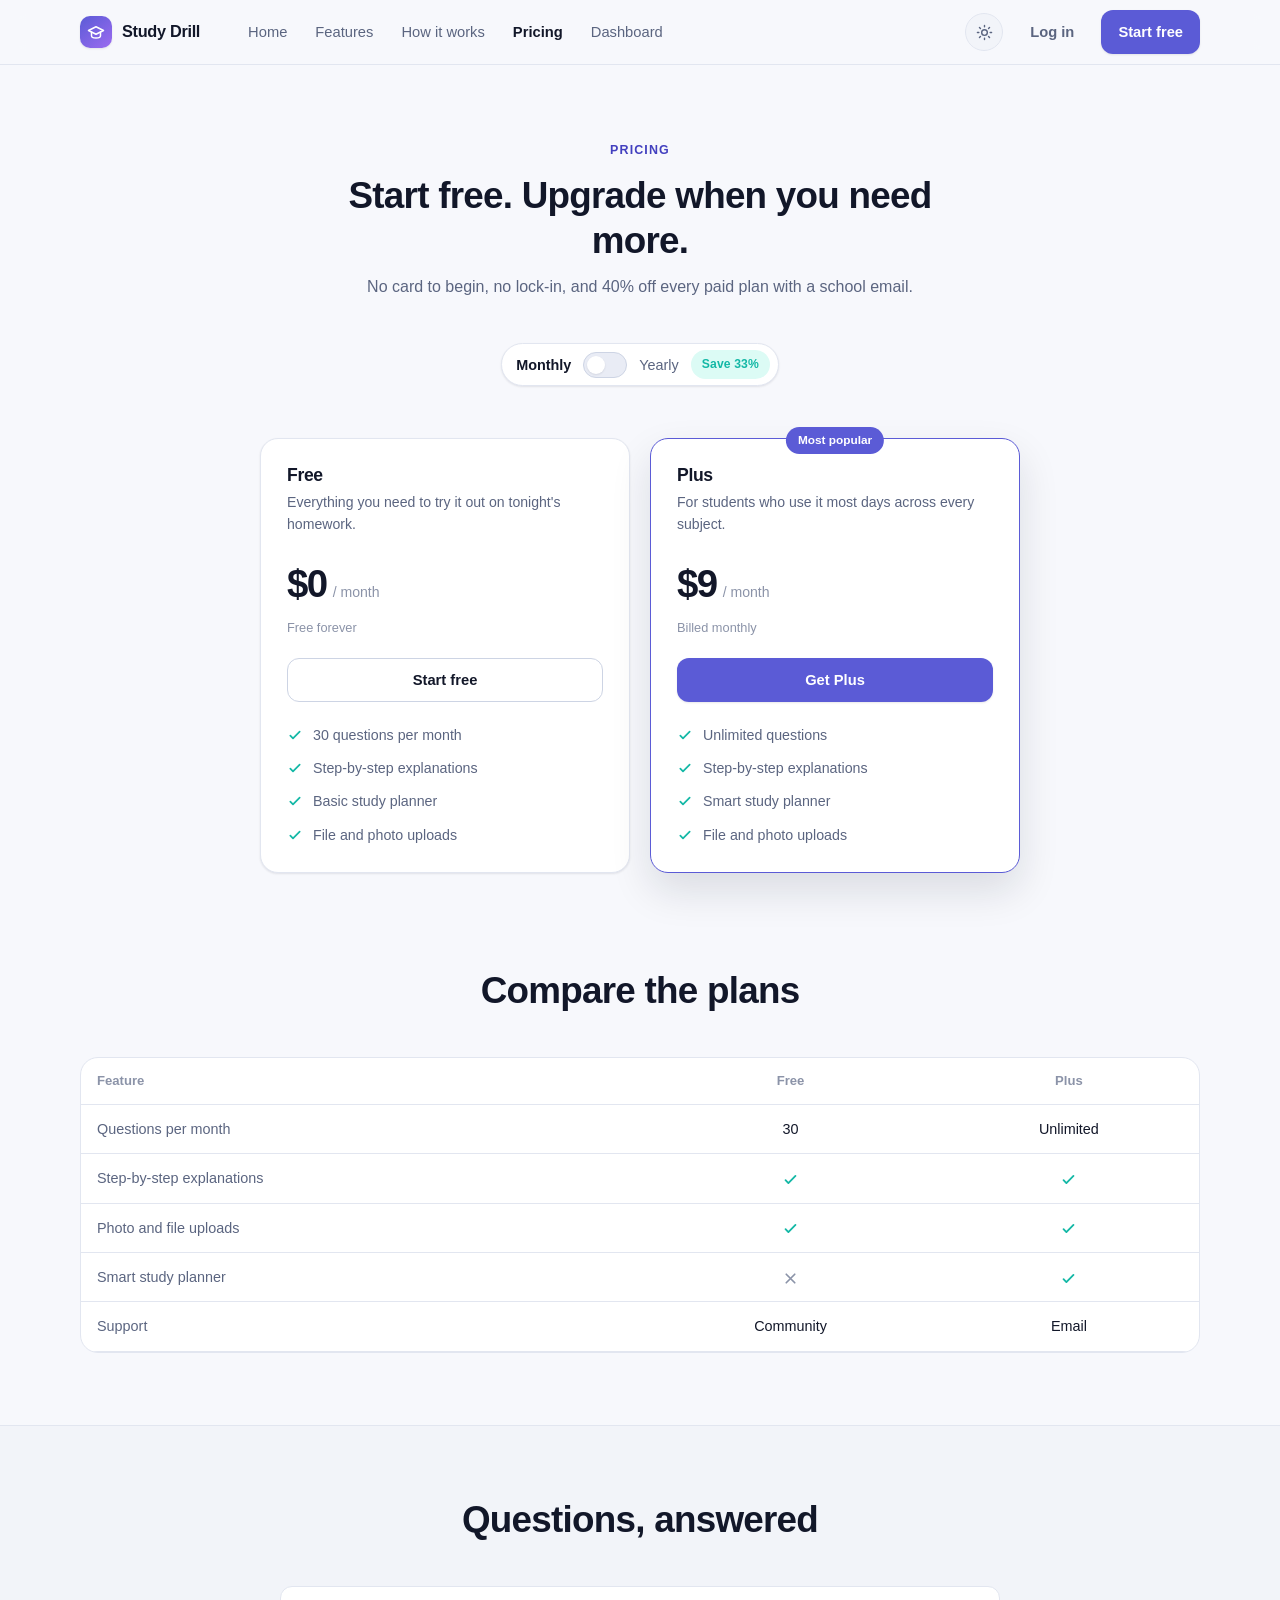
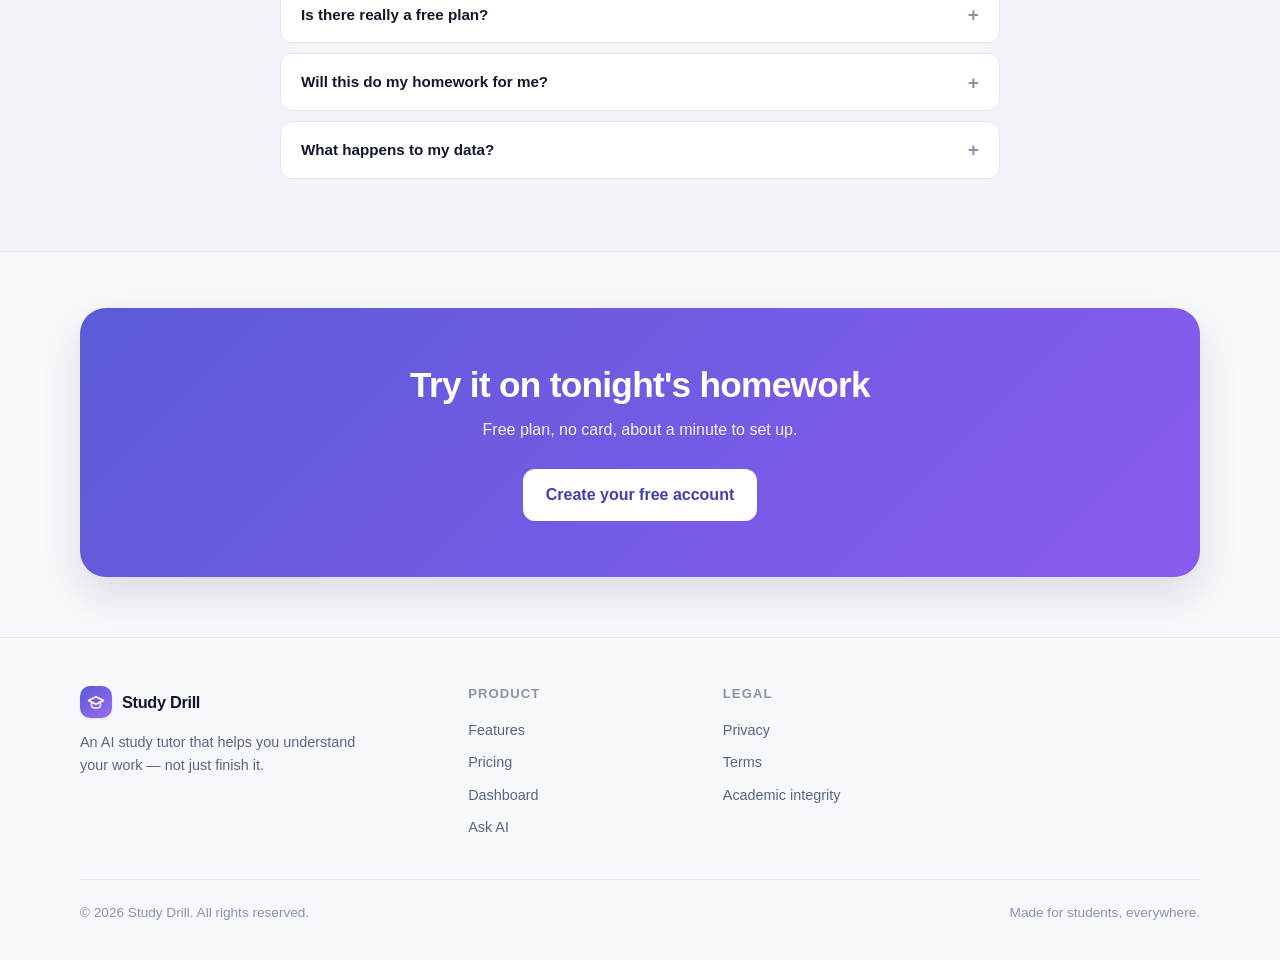
<file: pricing.html>
<!doctype html>
<html lang="en" data-theme="light">
<head>
<meta charset="utf-8" />
<meta name="viewport" content="width=device-width, initial-scale=1" />
<title>Pricing — Study Drill</title>
<meta name="description" content="Simple pricing for students. Start free, upgrade when you need unlimited questions and adaptive practice." />
<link rel="icon" type="image/png" href="/favicon-96x96.png" sizes="96x96" />
<link rel="icon" type="image/svg+xml" href="/favicon.svg" />
<link rel="shortcut icon" href="/favicon.ico" />
<link rel="apple-touch-icon" sizes="180x180" href="/apple-touch-icon.png" />
<link rel="manifest" href="/site.webmanifest" />
<style data-sp="core">
/* ============================================================
   Study Drill — shared styles
   ============================================================ */

/* ---------- Tokens ---------- */
:root {
  --bg: #f7f8fc;
  --surface: #ffffff;
  --surface-2: #f2f4f9;
  --surface-3: #e9ecf5;
  --border: #e2e6f0;
  --border-strong: #cdd4e4;
  --text: #121729;
  --text-muted: #5b6580;
  --text-faint: #8b93a8;

  --brand: #5b5bd6;
  --brand-hover: #4b4bc4;
  --brand-soft: #ececfd;
  --brand-text: #4340bf;
  --accent: #14b8a6;
  --accent-soft: #dcfbf5;
  --warn-soft: #fff3da;
  --warn-text: #92610a;

  --shadow-sm: 0 1px 2px rgba(18, 23, 41, .06), 0 1px 3px rgba(18, 23, 41, .04);
  --shadow-md: 0 4px 12px rgba(18, 23, 41, .07), 0 2px 4px rgba(18, 23, 41, .04);
  --shadow-lg: 0 18px 40px rgba(18, 23, 41, .12);

  --r-sm: 8px;
  --r-md: 12px;
  --r-lg: 18px;
  --r-xl: 26px;

  --sidebar-w: 248px;
  --topbar-h: 64px;
  --maxw: 1160px;

  --font: "Inter", -apple-system, BlinkMacSystemFont, "Segoe UI", Roboto, Helvetica, Arial, sans-serif;
}

:root[data-theme="dark"] {
  --bg: #0d1017;
  --surface: #151923;
  --surface-2: #1b2130;
  --surface-3: #232a3c;
  --border: #262d3d;
  --border-strong: #38415a;
  --text: #eef1f8;
  --text-muted: #a2abc2;
  --text-faint: #7c869e;

  --brand: #7b7bf0;
  --brand-hover: #8d8df5;
  --brand-soft: #1e2140;
  --brand-text: #b3b3ff;
  --accent: #2dd4bf;
  --accent-soft: #10312f;
  --warn-soft: #3a2c0e;
  --warn-text: #f0c86a;

  --shadow-sm: 0 1px 2px rgba(0, 0, 0, .4);
  --shadow-md: 0 4px 14px rgba(0, 0, 0, .45);
  --shadow-lg: 0 20px 44px rgba(0, 0, 0, .55);
}

/* ---------- Base ---------- */
/* Components below set display, which would otherwise beat the hidden
   attribute and leave "hidden" elements on screen. */
[hidden] { display: none !important; }

*, *::before, *::after { box-sizing: border-box; }

html { -webkit-text-size-adjust: 100%; }

body {
  margin: 0;
  font-family: var(--font);
  background: var(--bg);
  color: var(--text);
  line-height: 1.55;
  -webkit-font-smoothing: antialiased;
}

h1, h2, h3, h4 { margin: 0; line-height: 1.2; letter-spacing: -.02em; font-weight: 650; }
p { margin: 0; }
a { color: inherit; text-decoration: none; }
img, svg { display: block; max-width: 100%; }
button, input, textarea, select { font: inherit; color: inherit; }

:focus-visible {
  outline: 2px solid var(--brand);
  outline-offset: 2px;
  border-radius: 4px;
}

.container { width: 100%; max-width: var(--maxw); margin-inline: auto; padding-inline: 20px; }
.muted { color: var(--text-muted); }
.faint { color: var(--text-faint); }
.center { text-align: center; }
.sr-only {
  position: absolute; width: 1px; height: 1px; padding: 0; margin: -1px;
  overflow: hidden; clip: rect(0 0 0 0); white-space: nowrap; border: 0;
}

/* ---------- Brand mark ---------- */
.brand { display: inline-flex; align-items: center; gap: 10px; font-weight: 700; letter-spacing: -.02em; }
.brand-mark {
  width: 32px; height: 32px; border-radius: 10px; flex: none;
  display: grid; place-items: center;
  background: linear-gradient(140deg, var(--brand), #9b6bf0);
  color: #fff; box-shadow: var(--shadow-sm);
}
.brand-mark svg { width: 18px; height: 18px; }
.brand-name { font-size: 1.02rem; white-space: nowrap; }

/* ---------- Buttons ---------- */
.btn {
  --btn-bg: var(--surface);
  --btn-fg: var(--text);
  --btn-bd: var(--border-strong);
  display: inline-flex; align-items: center; justify-content: center; gap: 8px;
  padding: 10px 16px; border-radius: var(--r-md);
  background: var(--btn-bg); color: var(--btn-fg);
  border: 1px solid var(--btn-bd);
  font-size: .92rem; font-weight: 560; cursor: pointer;
  transition: transform .12s ease, background .15s ease, border-color .15s ease, opacity .15s ease;
  white-space: nowrap;
}
.btn:hover { transform: translateY(-1px); }
.btn:active { transform: translateY(0); }
.btn svg { width: 16px; height: 16px; }

.btn-primary { --btn-bg: var(--brand); --btn-fg: #fff; --btn-bd: transparent; box-shadow: var(--shadow-sm); }
.btn-primary:hover { --btn-bg: var(--brand-hover); }
.btn-ghost { --btn-bg: transparent; --btn-bd: transparent; color: var(--text-muted); }
.btn-ghost:hover { --btn-bg: var(--surface-2); color: var(--text); }
.btn-soft { --btn-bg: var(--brand-soft); --btn-fg: var(--brand-text); --btn-bd: transparent; }
.btn-danger { --btn-fg: #d94a4a; --btn-bd: var(--border-strong); }
.btn-danger:hover { --btn-bg: rgba(217, 74, 74, .08); }
.btn-lg { padding: 13px 22px; font-size: 1rem; border-radius: var(--r-md); }
.btn-block { width: 100%; }

/* ---------- Form fields ---------- */
.field { display: block; margin-bottom: 16px; }
.field-label { display: block; font-size: .85rem; font-weight: 560; margin-bottom: 6px; }
.input, .select, .textarea {
  width: 100%; padding: 11px 13px;
  background: var(--surface); border: 1px solid var(--border-strong);
  border-radius: var(--r-md); font-size: .95rem;
  transition: border-color .15s ease, box-shadow .15s ease;
}
.input::placeholder, .textarea::placeholder { color: var(--text-faint); }
.input:focus, .select:focus, .textarea:focus {
  outline: none; border-color: var(--brand);
  box-shadow: 0 0 0 3px color-mix(in srgb, var(--brand) 18%, transparent);
}
.textarea { resize: vertical; min-height: 96px; }
.hint { font-size: .8rem; color: var(--text-faint); margin-top: 6px; }

/* Switch */
.switch { position: relative; display: inline-flex; flex: none; width: 44px; height: 26px; }
.switch input { position: absolute; opacity: 0; width: 100%; height: 100%; margin: 0; cursor: pointer; }
.switch span {
  position: absolute; inset: 0; border-radius: 999px;
  background: var(--surface-3); border: 1px solid var(--border-strong);
  transition: background .18s ease, border-color .18s ease; pointer-events: none;
}
.switch span::after {
  content: ""; position: absolute; top: 3px; left: 3px;
  width: 18px; height: 18px; border-radius: 50%; background: #fff;
  box-shadow: var(--shadow-sm); transition: transform .18s ease;
}
.switch input:checked + span { background: var(--brand); border-color: var(--brand); }
.switch input:checked + span::after { transform: translateX(18px); }
.switch input:focus-visible + span { outline: 2px solid var(--brand); outline-offset: 2px; }

/* ---------- Badges / chips ---------- */
.badge {
  display: inline-flex; align-items: center; gap: 6px;
  padding: 4px 10px; border-radius: 999px;
  font-size: .76rem; font-weight: 560; letter-spacing: .01em;
  background: var(--surface-2); color: var(--text-muted); border: 1px solid var(--border);
}
.badge-brand { background: var(--brand-soft); color: var(--brand-text); border-color: transparent; }
.badge-accent { background: var(--accent-soft); color: var(--accent); border-color: transparent; }
.badge-warn { background: var(--warn-soft); color: var(--warn-text); border-color: transparent; }

.chip {
  display: inline-flex; align-items: center; gap: 7px;
  padding: 8px 14px; border-radius: 999px; cursor: pointer;
  background: var(--surface); border: 1px solid var(--border-strong);
  font-size: .87rem; color: var(--text-muted);
  transition: border-color .15s ease, color .15s ease, background .15s ease;
}
.chip:hover { border-color: var(--brand); color: var(--text); background: var(--surface-2); }

/* ---------- Cards ---------- */
.card {
  background: var(--surface); border: 1px solid var(--border);
  border-radius: var(--r-lg); box-shadow: var(--shadow-sm);
}
.card-pad { padding: 22px; }

/* ---------- Theme toggle ---------- */
.theme-toggle {
  width: 38px; height: 38px; flex: none; display: grid; place-items: center;
  border-radius: 50%; cursor: pointer;
  background: var(--surface-2); border: 1px solid var(--border);
  color: var(--text-muted); transition: color .15s ease, border-color .15s ease;
}
.theme-toggle:hover { color: var(--text); border-color: var(--border-strong); }
.theme-toggle svg { width: 17px; height: 17px; }
:root[data-theme="dark"] .icon-sun, :root:not([data-theme="dark"]) .icon-moon { display: none; }

/* ============================================================
   Marketing site (landing / pricing / auth header)
   ============================================================ */
.site-header {
  position: sticky; top: 0; z-index: 40;
  background: color-mix(in srgb, var(--bg) 85%, transparent);
  backdrop-filter: blur(12px);
  border-bottom: 1px solid var(--border);
}
.site-header .container { display: flex; align-items: center; gap: 18px; height: var(--topbar-h); }
.site-nav { display: flex; align-items: center; gap: 4px; margin-left: 18px; }
.site-nav a {
  padding: 8px 12px; border-radius: var(--r-sm);
  font-size: .92rem; color: var(--text-muted); transition: color .15s ease, background .15s ease;
}
.site-nav a:hover { color: var(--text); background: var(--surface-2); }
.site-nav a[aria-current="page"] { color: var(--text); font-weight: 560; }
.header-actions { display: flex; align-items: center; gap: 10px; margin-left: auto; }

/* Account chip in the marketing header, shown once signed in */
.header-account {
  display: inline-flex; align-items: center; gap: 9px;
  padding: 5px 14px 5px 5px; border-radius: 999px;
  background: var(--surface-2); border: 1px solid var(--border);
  font-size: .88rem; font-weight: 540; color: var(--text);
  transition: border-color .15s ease, background .15s ease;
  max-width: 220px;
}
.header-account:hover { border-color: var(--border-strong); background: var(--surface-3); }
.header-account .avatar { width: 28px; height: 28px; font-size: .72rem; }
.header-account span:last-child {
  overflow: hidden; text-overflow: ellipsis; white-space: nowrap;
}
@media (max-width: 560px) { .header-account span:last-child { display: none; } }

.nav-toggle { display: none; }
.site-nav .nav-login { display: none; }

@media (max-width: 860px) {
  .site-nav {
    position: absolute; top: var(--topbar-h); left: 0; right: 0;
    flex-direction: column; align-items: stretch; gap: 2px; margin: 0; padding: 12px 20px 18px;
    background: var(--surface); border-bottom: 1px solid var(--border);
    box-shadow: var(--shadow-md);
  }
  .site-nav:not(.open) { display: none; }
  .site-nav a { padding: 12px; font-size: 1rem; }
  .header-actions .btn:not(.btn-primary) { display: none; }
  .nav-toggle { display: grid; }
  .site-nav .nav-login { display: block; color: var(--brand-text); font-weight: 560; }
}

/* Hero */
.hero { position: relative; overflow: hidden; padding: 84px 0 64px; }
.hero::before {
  content: ""; position: absolute; z-index: 0;
  top: -320px; left: 50%; transform: translateX(-50%);
  width: 900px; height: 620px; border-radius: 50%;
  background: radial-gradient(closest-side, color-mix(in srgb, var(--brand) 26%, transparent), transparent);
  filter: blur(18px); pointer-events: none;
}
.hero .container { position: relative; z-index: 1; }
.hero-inner { max-width: 760px; margin-inline: auto; text-align: center; }
.hero h1 { font-size: clamp(2.2rem, 6vw, 3.6rem); letter-spacing: -.035em; margin-bottom: 18px; }
.hero h1 .grad {
  background: linear-gradient(100deg, var(--brand), #a06bf0 60%, var(--accent));
  -webkit-background-clip: text; background-clip: text; color: transparent;
}
.hero-sub { font-size: clamp(1rem, 2.4vw, 1.18rem); color: var(--text-muted); max-width: 580px; margin: 0 auto 28px; }
.hero-cta { display: flex; flex-wrap: wrap; gap: 12px; justify-content: center; }
.hero-note { margin-top: 16px; font-size: .84rem; color: var(--text-faint); }

/* Hero preview panel */
.hero-preview {
  margin: 52px auto 0; max-width: 900px;
  background: var(--surface); border: 1px solid var(--border);
  border-radius: var(--r-xl); box-shadow: var(--shadow-lg); overflow: hidden;
}
.preview-bar {
  display: flex; align-items: center; gap: 8px;
  padding: 12px 16px; border-bottom: 1px solid var(--border); background: var(--surface-2);
}
.dot { width: 10px; height: 10px; border-radius: 50%; background: var(--border-strong); }
.preview-url {
  margin-left: 10px; font-size: .78rem; color: var(--text-faint);
  padding: 4px 12px; border-radius: 999px; background: var(--surface); border: 1px solid var(--border);
}
.preview-body { padding: 36px 28px 44px; text-align: center; }
.preview-body .preview-q { font-size: 1.3rem; font-weight: 600; margin-bottom: 20px; }
.preview-input {
  display: flex; align-items: center; gap: 12px; max-width: 560px; margin: 0 auto 22px;
  padding: 14px 16px; border-radius: var(--r-lg);
  background: var(--surface-2); border: 1px solid var(--border-strong);
  color: var(--text-faint); font-size: .95rem; text-align: left;
}
.preview-input .send {
  margin-left: auto; width: 30px; height: 30px; border-radius: 50%; flex: none;
  display: grid; place-items: center; background: var(--brand); color: #fff;
}
.preview-input .send svg { width: 15px; height: 15px; }
.preview-chips { display: flex; flex-wrap: wrap; gap: 8px; justify-content: center; }

/* Sections */
.section { padding: 72px 0; }
.section-head { max-width: 640px; margin: 0 auto 44px; text-align: center; }
.section-head h2 { font-size: clamp(1.7rem, 4vw, 2.3rem); margin-bottom: 12px; }
.section-head p { color: var(--text-muted); }
.eyebrow {
  display: inline-block; margin-bottom: 14px;
  font-size: .78rem; font-weight: 600; letter-spacing: .09em; text-transform: uppercase; color: var(--brand-text);
}

.grid { display: grid; gap: 18px; }
.grid-3 { grid-template-columns: repeat(3, 1fr); }
.grid-4 { grid-template-columns: repeat(4, 1fr); }
@media (max-width: 900px) { .grid-3, .grid-4 { grid-template-columns: repeat(2, 1fr); } }
@media (max-width: 600px) { .grid-3, .grid-4 { grid-template-columns: 1fr; } }

.feature { padding: 24px; }
.feature-icon {
  width: 42px; height: 42px; border-radius: var(--r-md); display: grid; place-items: center;
  background: var(--brand-soft); color: var(--brand-text); margin-bottom: 16px;
}
.feature-icon svg { width: 20px; height: 20px; }
.feature h3 { font-size: 1.05rem; margin-bottom: 8px; }
.feature p { font-size: .92rem; color: var(--text-muted); }

/* Steps */
.steps { counter-reset: step; }
.step { position: relative; padding: 26px 24px; }
.step-num {
  width: 34px; height: 34px; border-radius: 50%; display: grid; place-items: center;
  background: var(--brand); color: #fff; font-weight: 650; font-size: .92rem; margin-bottom: 16px;
}
.step h3 { font-size: 1.02rem; margin-bottom: 8px; }
.step p { font-size: .92rem; color: var(--text-muted); }

/* Stats strip */
.stats-strip {
  display: grid; grid-template-columns: repeat(4, 1fr); gap: 18px;
  padding: 30px; border-radius: var(--r-xl);
  background: var(--surface); border: 1px solid var(--border); box-shadow: var(--shadow-sm);
}
.stat-val { font-size: 1.8rem; font-weight: 680; letter-spacing: -.03em; }
.stat-lbl { font-size: .85rem; color: var(--text-muted); }
@media (max-width: 720px) { .stats-strip { grid-template-columns: repeat(2, 1fr); } }

/* Quote cards */
.quote { padding: 24px; }
.quote p { font-size: .95rem; margin-bottom: 18px; }
.quote-by { display: flex; align-items: center; gap: 11px; }
.avatar {
  width: 36px; height: 36px; border-radius: 50%; flex: none; display: grid; place-items: center;
  background: var(--brand-soft); color: var(--brand-text); font-size: .82rem; font-weight: 650;
}
.quote-by .name { font-size: .88rem; font-weight: 560; }
.quote-by .meta { font-size: .8rem; color: var(--text-faint); }

/* CTA band */
.cta-band {
  padding: 56px 32px; border-radius: var(--r-xl); text-align: center;
  background: linear-gradient(135deg, var(--brand), #8a5bf0);
  color: #fff; box-shadow: var(--shadow-lg);
}
.cta-band h2 { font-size: clamp(1.6rem, 4vw, 2.2rem); margin-bottom: 12px; }
.cta-band p { opacity: .9; max-width: 460px; margin: 0 auto 26px; }
.cta-band .btn { --btn-bg: #fff; --btn-fg: #3f3fae; --btn-bd: transparent; }

/* Footer */
.site-footer { border-top: 1px solid var(--border); padding: 48px 0 36px; margin-top: 40px; }
.footer-grid { display: grid; grid-template-columns: 1.6fr repeat(3, 1fr); gap: 32px; }
.footer-grid p { font-size: .9rem; color: var(--text-muted); margin-top: 12px; max-width: 280px; }
.footer-col h4 { font-size: .82rem; text-transform: uppercase; letter-spacing: .08em; color: var(--text-faint); margin-bottom: 12px; }
.footer-col a { display: block; font-size: .9rem; color: var(--text-muted); padding: 5px 0; }
.footer-col a:hover { color: var(--text); }
.footer-bottom {
  display: flex; flex-wrap: wrap; gap: 12px; justify-content: space-between;
  margin-top: 36px; padding-top: 22px; border-top: 1px solid var(--border);
  font-size: .85rem; color: var(--text-faint);
}
@media (max-width: 760px) { .footer-grid { grid-template-columns: 1fr 1fr; } }

/* ============================================================
   Auth page
   ============================================================ */
.auth-wrap { display: grid; grid-template-columns: 1fr 1fr; min-height: 100vh; }
.auth-aside {
  position: relative; overflow: hidden; padding: 48px;
  display: flex; flex-direction: column; justify-content: space-between;
  background: linear-gradient(150deg, #4b46c9, #7b4fd8 55%, #2fa8a0);
  color: #fff;
}
.auth-aside::after {
  content: ""; position: absolute; right: -140px; bottom: -160px;
  width: 420px; height: 420px; border-radius: 50%; background: rgba(255, 255, 255, .12);
}
.auth-aside-body { position: relative; z-index: 1; max-width: 400px; }
.auth-aside h2 { font-size: 2rem; margin-bottom: 14px; }
.auth-aside p { opacity: .88; }
.auth-points { list-style: none; padding: 0; margin: 28px 0 0; display: grid; gap: 14px; }
.auth-points li { display: flex; gap: 11px; align-items: flex-start; font-size: .94rem; opacity: .95; }
.auth-points svg { width: 18px; height: 18px; flex: none; margin-top: 2px; }
.auth-quote { position: relative; z-index: 1; font-size: .92rem; opacity: .9; max-width: 380px; }

.auth-main { display: flex; flex-direction: column; padding: 28px 24px 48px; }
.auth-top { display: flex; align-items: center; gap: 12px; }
.auth-top .theme-toggle { margin-left: auto; }
.auth-card { width: 100%; max-width: 396px; margin: auto; padding: 8px 0; }
.auth-card h1 { font-size: 1.7rem; margin-bottom: 8px; }
.auth-card .panel > .muted { font-size: .94rem; margin-bottom: 26px; }

.tabs {
  display: grid; grid-template-columns: 1fr 1fr; gap: 4px; padding: 4px; margin-bottom: 24px;
  background: var(--surface-2); border: 1px solid var(--border); border-radius: var(--r-md);
}
.tabs button {
  padding: 9px; border: 0; border-radius: var(--r-sm); background: transparent;
  color: var(--text-muted); font-size: .9rem; font-weight: 560; cursor: pointer;
  transition: background .15s ease, color .15s ease;
}
.tabs button[aria-selected="true"] { background: var(--surface); color: var(--text); box-shadow: var(--shadow-sm); }

.oauth-row { display: grid; gap: 10px; margin-bottom: 20px; }
.divider { display: flex; align-items: center; gap: 12px; margin: 20px 0; color: var(--text-faint); font-size: .8rem; }
.divider::before, .divider::after { content: ""; flex: 1; height: 1px; background: var(--border); }
.form-row { display: flex; align-items: center; justify-content: space-between; gap: 12px; margin-bottom: 18px; font-size: .86rem; }
.checkline { display: flex; align-items: center; gap: 8px; color: var(--text-muted); cursor: pointer; }
.auth-alt { margin-top: 22px; font-size: .9rem; color: var(--text-muted); text-align: center; }
.auth-alt button { background: none; border: 0; padding: 0; color: var(--brand-text); font-weight: 560; cursor: pointer; }
.link { color: var(--brand-text); font-weight: 560; }
.link:hover { text-decoration: underline; }

@media (max-width: 900px) { .auth-wrap { grid-template-columns: 1fr; } .auth-aside { display: none; } }

/* ============================================================
   App shell (dashboard / chat / settings)
   ============================================================ */
.app { min-height: 100vh; }

.sidebar {
  position: fixed; inset: 0 auto 0 0; z-index: 60;
  width: var(--sidebar-w); display: flex; flex-direction: column;
  padding: 18px 14px; background: var(--surface); border-right: 1px solid var(--border);
  overflow-y: auto; overscroll-behavior: contain;
}
.sidebar-brand { padding: 4px 8px 20px; }
.side-nav { display: grid; gap: 3px; }
.side-label {
  padding: 18px 10px 8px; font-size: .72rem; font-weight: 600;
  letter-spacing: .09em; text-transform: uppercase; color: var(--text-faint);
}
.side-link {
  display: flex; align-items: center; gap: 11px;
  padding: 9px 11px; border-radius: var(--r-md);
  font-size: .91rem; color: var(--text-muted);
  transition: background .15s ease, color .15s ease;
}
.side-link svg { width: 17px; height: 17px; flex: none; }
.side-link:hover { background: var(--surface-2); color: var(--text); }
.side-link[aria-current="page"] { background: var(--brand-soft); color: var(--brand-text); font-weight: 560; }
.side-link .count { margin-left: auto; font-size: .76rem; color: var(--text-faint); }

.side-foot { margin-top: auto; display: grid; gap: 12px; }
.usage-card { padding: 14px; border-radius: var(--r-md); background: var(--surface-2); border: 1px solid var(--border); }
.usage-top { display: flex; justify-content: space-between; align-items: center; font-size: .82rem; margin-bottom: 9px; }
.meter { height: 6px; border-radius: 999px; background: var(--surface-3); overflow: hidden; }
.meter i { display: block; height: 100%; border-radius: 999px; background: linear-gradient(90deg, var(--brand), #9b6bf0); }
.usage-card p { font-size: .78rem; color: var(--text-faint); margin-top: 9px; }

.user-pill {
  display: flex; align-items: center; gap: 10px; padding: 9px 10px;
  border-radius: var(--r-md); border: 1px solid var(--border); background: var(--surface);
}
.user-pill > span:last-child { min-width: 0; }
.user-pill .name { font-size: .87rem; font-weight: 560; line-height: 1.2; }
.user-pill .meta { font-size: .76rem; color: var(--text-faint); }

.app-main { margin-left: var(--sidebar-w); min-height: 100vh; display: flex; flex-direction: column; }

.topbar {
  position: sticky; top: 0; z-index: 30;
  display: flex; align-items: center; gap: 12px; height: var(--topbar-h);
  padding: 0 24px; border-bottom: 1px solid var(--border);
  background: color-mix(in srgb, var(--bg) 88%, transparent); backdrop-filter: blur(12px);
}
.topbar h1 { font-size: 1.05rem; font-weight: 620; }
.topbar .spacer { margin-left: auto; }
.topbar-actions { display: flex; align-items: center; gap: 10px; }

.icon-btn {
  width: 38px; height: 38px; flex: none; display: grid; place-items: center;
  border-radius: var(--r-md); cursor: pointer;
  background: transparent; border: 1px solid transparent; color: var(--text-muted);
  transition: background .15s ease, color .15s ease;
}
.icon-btn:hover { background: var(--surface-2); color: var(--text); }
.icon-btn svg { width: 19px; height: 19px; }

.menu-btn { display: none; }
.scrim { display: none; }

@media (max-width: 1000px) {
  .sidebar { transform: translateX(-100%); transition: transform .22s ease; box-shadow: var(--shadow-lg); }
  .sidebar.open { transform: none; }
  .app-main { margin-left: 0; }
  .menu-btn { display: grid; }
  .scrim.show { display: block; position: fixed; inset: 0; z-index: 50; background: rgba(8, 10, 18, .5); }
}

.page { flex: 1; width: 100%; max-width: 1000px; margin-inline: auto; padding: 32px 24px 64px; }

/* Keep the top bar from crowding on phones: actions collapse to icons. */
@media (max-width: 640px) {
  .topbar h1 { font-size: 1rem; }
  .topbar-actions { gap: 2px; }
  .topbar-actions .btn { font-size: 0; gap: 0; padding: 9px; border-radius: var(--r-md); }
  .topbar-actions .btn svg { width: 19px; height: 19px; }
}
@media (max-width: 640px) { .page { padding: 24px 16px 48px; } .topbar { padding: 0 14px; } }

/* ---------- Dashboard ---------- */
.greeting { margin-bottom: 26px; }
.greeting h2 { font-size: clamp(1.5rem, 4vw, 2rem); margin-bottom: 6px; }

.ask-box {
  padding: 20px; border-radius: var(--r-xl);
  background: var(--surface); border: 1px solid var(--border-strong);
  box-shadow: var(--shadow-md); transition: border-color .15s ease, box-shadow .15s ease;
}
.ask-box:focus-within { border-color: var(--brand); box-shadow: var(--shadow-md), 0 0 0 4px color-mix(in srgb, var(--brand) 14%, transparent); }
.ask-box textarea {
  width: 100%; border: 0; background: transparent; resize: none; outline: none;
  font-size: clamp(1.05rem, 2.6vw, 1.25rem); line-height: 1.5; min-height: 64px;
}
.ask-box textarea::placeholder { color: var(--text-faint); }
.ask-tools { display: flex; align-items: center; gap: 8px; margin-top: 12px; flex-wrap: wrap; }
.ask-tools .spacer { margin-left: auto; }
.tool-btn {
  display: inline-flex; align-items: center; gap: 7px;
  padding: 7px 12px; border-radius: 999px; cursor: pointer;
  background: var(--surface-2); border: 1px solid var(--border);
  font-size: .84rem; color: var(--text-muted); transition: color .15s ease, border-color .15s ease;
}
.tool-btn:hover { color: var(--text); border-color: var(--border-strong); }
.tool-btn svg { width: 15px; height: 15px; }
.send-btn {
  width: 40px; height: 40px; flex: none; display: grid; place-items: center;
  border-radius: 50%; border: 0; cursor: pointer;
  background: var(--brand); color: #fff; box-shadow: var(--shadow-sm);
  transition: background .15s ease, transform .12s ease;
}
.send-btn:hover { background: var(--brand-hover); transform: translateY(-1px); }
.send-btn svg { width: 17px; height: 17px; }

.suggest-row { display: flex; flex-wrap: wrap; gap: 9px; margin: 16px 0 34px; }

.section-title { display: flex; align-items: center; gap: 12px; margin: 34px 0 14px; }
.section-title h3 { font-size: 1.02rem; }
.section-title a { margin-left: auto; font-size: .86rem; color: var(--brand-text); font-weight: 560; }

.action-card { display: flex; gap: 14px; padding: 18px; transition: transform .14s ease, border-color .14s ease; }
.action-card:hover { transform: translateY(-2px); border-color: var(--border-strong); }
.action-icon {
  width: 38px; height: 38px; flex: none; border-radius: var(--r-md);
  display: grid; place-items: center; background: var(--brand-soft); color: var(--brand-text);
}
.action-icon svg { width: 18px; height: 18px; }
.action-card > span:last-child { display: block; min-width: 0; }
.action-card h4 { font-size: .95rem; margin-bottom: 4px; }
.action-card p { font-size: .85rem; color: var(--text-muted); }

.list { display: grid; gap: 10px; }
.list-item {
  display: flex; align-items: center; gap: 14px; padding: 14px 16px;
  background: var(--surface); border: 1px solid var(--border);
  border-radius: var(--r-md); transition: border-color .14s ease, background .14s ease;
}
.list-item:hover { border-color: var(--border-strong); background: var(--surface-2); }
.list-item .li-icon {
  width: 34px; height: 34px; flex: none; border-radius: var(--r-sm);
  display: grid; place-items: center; background: var(--surface-2); color: var(--text-muted);
}
.list-item .li-icon svg { width: 16px; height: 16px; }
.list-item .li-body { min-width: 0; display: block; }
.list-item .li-title {
  display: block; font-size: .92rem; font-weight: 540;
  white-space: nowrap; overflow: hidden; text-overflow: ellipsis;
}
.list-item .li-meta { display: block; font-size: .8rem; color: var(--text-faint); }
.list-item .li-right { margin-left: auto; font-size: .8rem; color: var(--text-faint); white-space: nowrap; }
@media (max-width: 520px) { .list-item .li-right { display: none; } }

.stat-card { padding: 18px; }
.stat-card .k { font-size: .82rem; color: var(--text-muted); margin-bottom: 6px; }
.stat-card .v { font-size: 1.6rem; font-weight: 680; letter-spacing: -.03em; }
.stat-card .d { font-size: .78rem; color: var(--accent); margin-top: 4px; }

/* ---------- Chat page ---------- */
.chat-layout { display: flex; flex-direction: column; flex: 1; min-height: 0; }
.chat-scroll { flex: 1; overflow-y: auto; padding: 28px 0 8px; }
.chat-inner { width: 100%; max-width: 760px; margin-inline: auto; padding-inline: 24px; }
@media (max-width: 640px) { .chat-inner { padding-inline: 16px; } }

.chat-empty { text-align: center; padding: 48px 0 32px; }
.chat-empty .orb {
  width: 60px; height: 60px; border-radius: 20px; margin: 0 auto 20px;
  display: grid; place-items: center; color: #fff;
  background: linear-gradient(140deg, var(--brand), #9b6bf0); box-shadow: var(--shadow-md);
}
.chat-empty .orb svg { width: 28px; height: 28px; }
.chat-empty h2 { font-size: 1.5rem; margin-bottom: 8px; }
.chat-empty p { color: var(--text-muted); max-width: 400px; margin: 0 auto; font-size: .95rem; }

.prompt-grid { display: grid; grid-template-columns: repeat(2, 1fr); gap: 10px; margin-top: 28px; text-align: left; }
@media (max-width: 600px) { .prompt-grid { grid-template-columns: 1fr; } }
.prompt-card {
  padding: 14px 16px; border-radius: var(--r-md); cursor: pointer;
  background: var(--surface); border: 1px solid var(--border);
  transition: border-color .14s ease, transform .14s ease;
}
.prompt-card:hover { border-color: var(--brand); transform: translateY(-1px); }
.prompt-card .t { display: block; font-size: .9rem; font-weight: 540; margin-bottom: 3px; }
.prompt-card .s { display: block; font-size: .82rem; color: var(--text-faint); }

.msg { display: flex; gap: 13px; margin-bottom: 26px; }
.msg-avatar {
  width: 30px; height: 30px; flex: none; border-radius: 9px;
  display: grid; place-items: center; font-size: .75rem; font-weight: 650;
}
.msg-avatar.you { background: var(--surface-3); color: var(--text-muted); }
.msg-avatar.ai { background: linear-gradient(140deg, var(--brand), #9b6bf0); color: #fff; }
.msg-avatar svg { width: 16px; height: 16px; }
.msg-body { min-width: 0; flex: 1; }
.msg-who { font-size: .82rem; font-weight: 600; margin-bottom: 5px; }
.msg-text { font-size: .95rem; color: var(--text-muted); }

/* The reply is the thing people actually read, so it gets full contrast
   and a little more weight than the surrounding interface text. */
.msg-ai .msg-text {
  color: var(--text);
  font-weight: 500;
  font-size: .97rem;
  line-height: 1.62;
}
/* Download PDF button under an answer */
.pdf-row { margin-top: 12px; }
.pdf-row .btn { gap: 7px; }
.pdf-row .pdf-quiet {
  padding: 6px 10px; font-size: .82rem; color: var(--text-faint);
  border-color: transparent; opacity: .75;
}
.pdf-row .pdf-quiet:hover { opacity: 1; color: var(--text); background: var(--surface-2); }
.pdf-row.prominent { margin-top: 14px; }

/* Formatted reply content */
.msg-text.rich { white-space: normal; }
.msg-text.rich .msg-h {
  font-weight: 650; font-size: 1.02em; color: var(--text);
  margin: 16px 0 6px; letter-spacing: -.01em;
}
.msg-text.rich .msg-h:first-child { margin-top: 0; }
.msg-text.rich .msg-gap { height: 10px; }
.msg-text.rich .msg-list { margin: 4px 0 4px; padding-left: 22px; }
.msg-text.rich .msg-list li { margin: 3px 0; }
.msg-text.rich strong { font-weight: 680; color: var(--text); }
.msg-text.rich code {
  font-family: ui-monospace, SFMono-Regular, Menlo, monospace;
  font-size: .9em; padding: 1px 5px; border-radius: 5px;
  background: var(--surface-2); border: 1px solid var(--border);
}

/* Photo attachments */
.msg-image {
  display: block; max-width: 260px; width: 100%; height: auto;
  border-radius: var(--r-md); border: 1px solid var(--border); margin-bottom: 10px;
}
.photo-chip {
  display: flex; align-items: center; gap: 10px;
  padding: 8px 10px; margin-bottom: 10px;
  background: var(--surface); border: 1px solid var(--border-strong);
  border-radius: var(--r-md); font-size: .85rem; color: var(--text-muted);
}
.photo-chip[hidden] { display: none; }
.photo-chip img { width: 38px; height: 38px; object-fit: cover; border-radius: var(--r-sm); flex: none; }
.photo-chip span { overflow: hidden; text-overflow: ellipsis; white-space: nowrap; }
.photo-remove {
  margin-left: auto; flex: none; width: 26px; height: 26px; border-radius: 50%;
  border: 0; cursor: pointer; background: var(--surface-2); color: var(--text-muted);
  font-size: 1.05rem; line-height: 1;
}
.photo-remove:hover { background: var(--surface-3); color: var(--text); }

/* Live chat message styling */
.msg-text { white-space: pre-wrap; }
.msg-text.error { color: #d94a4a; }
.msg-text.typing { display: flex; gap: 5px; align-items: center; height: 22px; }
.msg-text.typing span {
  width: 7px; height: 7px; border-radius: 50%; background: var(--text-faint);
  animation: sp-blink 1.2s infinite ease-in-out;
}
.msg-text.typing span:nth-child(2) { animation-delay: .18s; }
.msg-text.typing span:nth-child(3) { animation-delay: .36s; }
@keyframes sp-blink { 0%, 80%, 100% { opacity: .22; } 40% { opacity: 1; } }

.chat-notice {
  display: flex; flex-wrap: wrap; gap: 6px; align-items: center;
  padding: 12px 14px; margin-bottom: 18px;
  background: var(--brand-soft); color: var(--brand-text);
  border-radius: var(--r-md); font-size: .87rem;
}
.chat-notice[hidden] { display: none; }

.msg-placeholder {
  padding: 16px; border-radius: var(--r-md);
  background: var(--surface-2); border: 1px dashed var(--border-strong);
  font-size: .9rem; color: var(--text-faint);
}
.skeleton-line { height: 9px; border-radius: 999px; background: var(--surface-3); margin-bottom: 9px; }
.skeleton-line:nth-child(2) { width: 88%; }
.skeleton-line:nth-child(3) { width: 62%; margin-bottom: 0; }

.composer-wrap {
  position: sticky; bottom: 0;
  padding: 12px 0 20px;
  background: linear-gradient(to top, var(--bg) 62%, transparent);
}
.composer {
  display: flex; align-items: flex-end; gap: 10px; padding: 12px 12px 12px 16px;
  background: var(--surface); border: 1px solid var(--border-strong);
  border-radius: var(--r-lg); box-shadow: var(--shadow-md);
  transition: border-color .15s ease;
}
.composer:focus-within { border-color: var(--brand); }
.composer textarea {
  flex: 1; border: 0; background: transparent; outline: none; resize: none;
  font-size: .97rem; line-height: 1.5; max-height: 180px; padding: 6px 0;
}
.composer-foot {
  display: flex; align-items: center; gap: 10px; justify-content: space-between;
  margin-top: 10px; font-size: .78rem; color: var(--text-faint);
}
@media (max-width: 560px) {
  .composer-foot { flex-direction: column; align-items: flex-start; gap: 3px; }
  .chat-empty { padding-top: 24px; }
}

/* ---------- Pricing ---------- */
.billing-toggle {
  display: inline-flex; align-items: center; gap: 12px; margin: 0 auto 40px;
  padding: 6px 8px 6px 14px; border-radius: 999px;
  background: var(--surface); border: 1px solid var(--border); box-shadow: var(--shadow-sm);
  font-size: .9rem;
}
.billing-toggle .lbl { color: var(--text-muted); transition: color .15s ease; }
.billing-toggle .lbl.active { color: var(--text); font-weight: 560; }

.price-grid {
  display: grid; grid-template-columns: repeat(2, 1fr); gap: 20px; align-items: start;
  max-width: 760px; margin-inline: auto;
}
@media (max-width: 720px) { .price-grid { grid-template-columns: 1fr; max-width: 460px; } }

.plan { padding: 26px; display: flex; flex-direction: column; height: 100%; }
.price-grid { padding-top: 12px; }
.plan.featured { border-color: var(--brand); box-shadow: var(--shadow-lg); position: relative; }
.plan.featured::before {
  content: "Most popular"; position: absolute; top: -12px; left: 50%; transform: translateX(-50%);
  padding: 4px 12px; border-radius: 999px; background: var(--brand); color: #fff;
  font-size: .74rem; font-weight: 600; white-space: nowrap;
}
.plan h3 { font-size: 1.1rem; margin-bottom: 6px; }
.plan .plan-desc { font-size: .88rem; color: var(--text-muted); min-height: 40px; }
.plan .price { display: flex; align-items: baseline; gap: 6px; margin: 18px 0 4px; }
.plan .price .amt { font-size: 2.4rem; font-weight: 700; letter-spacing: -.04em; }
.plan .price .per { font-size: .88rem; color: var(--text-faint); }
.plan .price-note { font-size: .8rem; color: var(--text-faint); min-height: 20px; margin-bottom: 20px; }
.plan .btn { margin-bottom: 22px; }
.plan ul { list-style: none; padding: 0; margin: 0; display: grid; gap: 11px; }
.plan li { display: flex; gap: 10px; align-items: flex-start; font-size: .89rem; color: var(--text-muted); }
.plan li svg { width: 16px; height: 16px; flex: none; margin-top: 3px; color: var(--accent); }
.plan li.off { color: var(--text-faint); }
.plan li.off svg { color: var(--text-faint); }

.compare { width: 100%; border-collapse: collapse; font-size: .9rem; }
.compare th, .compare td { padding: 13px 16px; border-bottom: 1px solid var(--border); text-align: left; }
.compare th { font-size: .82rem; color: var(--text-faint); font-weight: 600; }
.compare td:not(:first-child), .compare th:not(:first-child) { text-align: center; }
.compare tbody td:first-child { color: var(--text-muted); }
.compare svg { width: 17px; height: 17px; display: inline-block; vertical-align: middle; }
.table-scroll { overflow-x: auto; border-radius: var(--r-lg); border: 1px solid var(--border); background: var(--surface); }

.faq { display: grid; gap: 10px; max-width: 720px; margin-inline: auto; }
.faq details {
  padding: 16px 20px; background: var(--surface);
  border: 1px solid var(--border); border-radius: var(--r-md);
}
.faq summary {
  cursor: pointer; font-size: .95rem; font-weight: 560; list-style: none;
  display: flex; align-items: center; gap: 12px;
}
.faq summary::-webkit-details-marker { display: none; }
.faq summary::after { content: "+"; margin-left: auto; color: var(--text-faint); font-size: 1.2rem; line-height: 1; }
.faq details[open] summary::after { content: "–"; }
.faq p { margin-top: 12px; font-size: .9rem; color: var(--text-muted); }

/* ---------- Settings ---------- */
.settings-layout { display: grid; grid-template-columns: 200px 1fr; gap: 28px; align-items: start; }
@media (max-width: 820px) { .settings-layout { grid-template-columns: 1fr; gap: 18px; } }

.settings-nav { display: grid; gap: 3px; position: sticky; top: calc(var(--topbar-h) + 20px); }
@media (max-width: 820px) {
  .settings-nav {
    position: static; grid-auto-flow: column; grid-auto-columns: max-content;
    overflow-x: auto; gap: 6px; padding-bottom: 6px;
  }
}
.settings-nav button {
  display: flex; align-items: center; gap: 10px; text-align: left;
  padding: 9px 12px; border-radius: var(--r-md); cursor: pointer;
  background: transparent; border: 1px solid transparent;
  font-size: .9rem; color: var(--text-muted); white-space: nowrap;
  transition: background .15s ease, color .15s ease;
}
.settings-nav button svg { width: 16px; height: 16px; flex: none; }
.settings-nav button:hover { background: var(--surface-2); color: var(--text); }
.settings-nav button[aria-selected="true"] { background: var(--brand-soft); color: var(--brand-text); font-weight: 560; }

.panel { display: none; }
.panel.active { display: block; }
.panel-card { padding: 24px; margin-bottom: 18px; }
.panel-card > h3 { font-size: 1.02rem; margin-bottom: 4px; }
.panel-card > .muted { font-size: .88rem; margin-bottom: 20px; }

.row {
  display: flex; align-items: center; gap: 16px;
  padding: 15px 0; border-top: 1px solid var(--border);
}
.row:first-of-type { border-top: 0; padding-top: 0; }
.row .row-body { min-width: 0; }
.row .row-title { font-size: .92rem; font-weight: 540; }
.row .row-desc { font-size: .84rem; color: var(--text-muted); }
.row .row-ctl { margin-left: auto; flex: none; }
@media (max-width: 520px) {
  .row { flex-wrap: wrap; }
  .row .row-ctl { margin-left: 0; width: 100%; }
  .row .row-ctl .select, .row .row-ctl .input { width: 100%; }
}

.form-grid { display: grid; grid-template-columns: 1fr 1fr; gap: 0 16px; }
@media (max-width: 600px) { .form-grid { grid-template-columns: 1fr; } }

.avatar-row { display: flex; align-items: center; gap: 16px; margin-bottom: 24px; flex-wrap: wrap; }
.avatar-lg {
  width: 62px; height: 62px; border-radius: 18px; flex: none; display: grid; place-items: center;
  background: linear-gradient(140deg, var(--brand), #9b6bf0); color: #fff; font-size: 1.3rem; font-weight: 650;
}

.theme-picker { display: grid; grid-template-columns: repeat(3, 1fr); gap: 12px; }
.theme-opt { cursor: pointer; }
.theme-opt input { position: absolute; opacity: 0; pointer-events: none; }
.theme-opt .swatch {
  height: 62px; border-radius: var(--r-md); border: 2px solid var(--border);
  overflow: hidden; display: flex; transition: border-color .15s ease;
}
.theme-opt .swatch .a, .theme-opt .swatch .b { flex: 1; }
.theme-opt input:checked + .swatch { border-color: var(--brand); }
.theme-opt .cap { display: block; text-align: center; font-size: .84rem; margin-top: 8px; color: var(--text-muted); }
.theme-opt input:checked ~ .cap { color: var(--text); font-weight: 540; }

.danger-zone { border-color: color-mix(in srgb, #d94a4a 30%, var(--border)); }

.save-bar {
  display: flex; gap: 10px; justify-content: flex-end; flex-wrap: wrap;
  padding-top: 4px;
}

/* ---------- UI-only notice ---------- */
.ui-note {
  display: flex; align-items: flex-start; gap: 10px;
  padding: 12px 14px; border-radius: var(--r-md); margin-bottom: 20px;
  background: var(--warn-soft); color: var(--warn-text);
  font-size: .85rem; border: 1px solid transparent;
}
.ui-note svg { width: 16px; height: 16px; flex: none; margin-top: 2px; }

@media (prefers-reduced-motion: reduce) {
  *, *::before, *::after { transition-duration: .01ms !important; animation-duration: .01ms !important; }
}

</style>
<script data-sp="theme">
/* Applies the saved theme before first paint to avoid a flash of the wrong theme. */
(function () {
  try {
    var saved = localStorage.getItem("sp-theme");
    var mode = saved || "system";
    var dark = mode === "dark" ||
      (mode === "system" && window.matchMedia("(prefers-color-scheme: dark)").matches);
    document.documentElement.setAttribute("data-theme", dark ? "dark" : "light");
  } catch (e) {
    document.documentElement.setAttribute("data-theme", "light");
  }
})();

</script>
</head>
<body>

<header class="site-header">
  <div class="container">
    <a class="brand" href="index.html">
      <span class="brand-mark" aria-hidden="true">
        <svg viewBox="0 0 24 24" fill="none" stroke="currentColor" stroke-width="2" stroke-linecap="round" stroke-linejoin="round"><path d="M22 10 12 5 2 10l10 5 10-5Z"/><path d="M6 12v5c0 1.7 2.7 3 6 3s6-1.3 6-3v-5"/></svg>
      </span>
      <span class="brand-name">Study Drill</span>
    </a>

    <nav class="site-nav" data-site-nav aria-label="Main">
      <a href="index.html">Home</a>
      <a href="index.html#features">Features</a>
      <a href="index.html#how">How it works</a>
      <a href="pricing.html" aria-current="page">Pricing</a>
      <a href="dashboard.html">Dashboard</a>
      <a class="nav-login" href="login.html" data-signed-out>Log in</a>
    </nav>

    <div class="header-actions">
      <button class="theme-toggle" data-theme-toggle aria-label="Toggle dark mode">
        <svg class="icon-sun" viewBox="0 0 24 24" fill="none" stroke="currentColor" stroke-width="2" stroke-linecap="round"><circle cx="12" cy="12" r="4"/><path d="M12 2v2M12 20v2M4.9 4.9l1.4 1.4M17.7 17.7l1.4 1.4M2 12h2M20 12h2M6.3 17.7l-1.4 1.4M19.1 4.9l-1.4 1.4"/></svg>
        <svg class="icon-moon" viewBox="0 0 24 24" fill="none" stroke="currentColor" stroke-width="2" stroke-linecap="round" stroke-linejoin="round"><path d="M21 12.8A9 9 0 1 1 11.2 3a7 7 0 0 0 9.8 9.8Z"/></svg>
      </button>
      <a class="btn btn-ghost" href="login.html" data-signed-out>Log in</a>
            <a class="header-account" href="dashboard.html" data-signed-in hidden>
        <span class="avatar" data-user-initials>SP</span>
        <span data-user-fullname>Account</span>
      </a>
      <a class="btn btn-primary" href="login.html#signup" data-signed-out>Start free</a>
      <button class="theme-toggle nav-toggle" data-nav-toggle aria-label="Menu" aria-expanded="false">
        <svg viewBox="0 0 24 24" fill="none" stroke="currentColor" stroke-width="2" stroke-linecap="round"><path d="M3 6h18M3 12h18M3 18h18"/></svg>
      </button>
    </div>
  </div>
</header>

<main>
  <section class="section" style="padding-bottom:24px">
    <div class="container">
      <div class="section-head">
        <span class="eyebrow">Pricing</span>
        <h2>Start free. Upgrade when you need more.</h2>
        <p>No card to begin, no lock-in, and 40% off every paid plan with a school email.</p>
      </div>

      <div class="center">
        <div class="billing-toggle">
          <span class="lbl active" data-billing-label="monthly">Monthly</span>
          <label class="switch">
            <input type="checkbox" data-billing-toggle aria-label="Switch to yearly billing" />
            <span></span>
          </label>
          <span class="lbl" data-billing-label="yearly">Yearly</span>
          <span class="badge badge-accent">Save 33%</span>
        </div>
      </div>

      <div class="price-grid">
        <article class="card plan">
          <h3>Free</h3>
          <p class="plan-desc">Everything you need to try it out on tonight's homework.</p>
          <div class="price">
            <span class="amt" data-monthly="$0" data-yearly="$0">$0</span>
            <span class="per">/ month</span>
          </div>
          <p class="price-note" data-price-note data-note-monthly="Free forever" data-note-yearly="Free forever">Free forever</p>
          <a class="btn btn-block" data-plan-cta="free" href="login.html#signup">Start free</a>
          <ul>
            <li class=""><svg viewBox="0 0 24 24" fill="none" stroke="currentColor" stroke-width="2.6" stroke-linecap="round" stroke-linejoin="round"><path d="m5 13 4 4L19 7"/></svg><span>30 questions per month</span></li>
            <li class=""><svg viewBox="0 0 24 24" fill="none" stroke="currentColor" stroke-width="2.6" stroke-linecap="round" stroke-linejoin="round"><path d="m5 13 4 4L19 7"/></svg><span>Step-by-step explanations</span></li>
            <li class=""><svg viewBox="0 0 24 24" fill="none" stroke="currentColor" stroke-width="2.6" stroke-linecap="round" stroke-linejoin="round"><path d="m5 13 4 4L19 7"/></svg><span>Basic study planner</span></li>
            <li class=""><svg viewBox="0 0 24 24" fill="none" stroke="currentColor" stroke-width="2.6" stroke-linecap="round" stroke-linejoin="round"><path d="m5 13 4 4L19 7"/></svg><span>File and photo uploads</span></li>
          </ul>
        </article>
        <article class="card plan featured">
          <h3>Plus</h3>
          <p class="plan-desc">For students who use it most days across every subject.</p>
          <div class="price">
            <span class="amt" data-monthly="$9" data-yearly="$6">$9</span>
            <span class="per">/ month</span>
          </div>
          <p class="price-note" data-price-note data-note-monthly="Billed monthly" data-note-yearly="$72 billed yearly · save 33%">Billed monthly</p>
          <a class="btn btn-primary btn-block" data-plan-cta="plus" href="login.html#signup">Get Plus</a>
          <ul>
            <li class=""><svg viewBox="0 0 24 24" fill="none" stroke="currentColor" stroke-width="2.6" stroke-linecap="round" stroke-linejoin="round"><path d="m5 13 4 4L19 7"/></svg><span>Unlimited questions</span></li>
            <li class=""><svg viewBox="0 0 24 24" fill="none" stroke="currentColor" stroke-width="2.6" stroke-linecap="round" stroke-linejoin="round"><path d="m5 13 4 4L19 7"/></svg><span>Step-by-step explanations</span></li>
            <li class=""><svg viewBox="0 0 24 24" fill="none" stroke="currentColor" stroke-width="2.6" stroke-linecap="round" stroke-linejoin="round"><path d="m5 13 4 4L19 7"/></svg><span>Smart study planner</span></li>
            <li class=""><svg viewBox="0 0 24 24" fill="none" stroke="currentColor" stroke-width="2.6" stroke-linecap="round" stroke-linejoin="round"><path d="m5 13 4 4L19 7"/></svg><span>File and photo uploads</span></li>
          </ul>
        </article>
      </div>
      <p class="center" data-checkout-note hidden style="margin-top:10px;font-size:.88rem;color:var(--warn-text)">
        Card payments are not connected yet, so upgrading is not available.
      </p>
    </div>
  </section>

  <section class="section">
    <div class="container">
      <div class="section-head">
        <h2>Compare the plans</h2>
      </div>

      <div class="table-scroll">
        <table class="compare">
          <thead>
            <tr><th>Feature</th><th>Free</th><th>Plus</th></tr>
          </thead>
          <tbody>
          <tr><td>Questions per month</td><td>30</td><td>Unlimited</td></tr>
          <tr><td>Step-by-step explanations</td><td><span style="color:var(--accent)"><svg viewBox="0 0 24 24" fill="none" stroke="currentColor" stroke-width="2.6" stroke-linecap="round" stroke-linejoin="round"><path d="m5 13 4 4L19 7"/></svg></span></td><td><span style="color:var(--accent)"><svg viewBox="0 0 24 24" fill="none" stroke="currentColor" stroke-width="2.6" stroke-linecap="round" stroke-linejoin="round"><path d="m5 13 4 4L19 7"/></svg></span></td></tr>
          <tr><td>Photo and file uploads</td><td><span style="color:var(--accent)"><svg viewBox="0 0 24 24" fill="none" stroke="currentColor" stroke-width="2.6" stroke-linecap="round" stroke-linejoin="round"><path d="m5 13 4 4L19 7"/></svg></span></td><td><span style="color:var(--accent)"><svg viewBox="0 0 24 24" fill="none" stroke="currentColor" stroke-width="2.6" stroke-linecap="round" stroke-linejoin="round"><path d="m5 13 4 4L19 7"/></svg></span></td></tr>
          <tr><td>Smart study planner</td><td><span class="faint"><svg viewBox="0 0 24 24" fill="none" stroke="currentColor" stroke-width="2.4" stroke-linecap="round"><path d="M6 6l12 12M18 6 6 18"/></svg></span></td><td><span style="color:var(--accent)"><svg viewBox="0 0 24 24" fill="none" stroke="currentColor" stroke-width="2.6" stroke-linecap="round" stroke-linejoin="round"><path d="m5 13 4 4L19 7"/></svg></span></td></tr>
          <tr><td>Support</td><td>Community</td><td>Email</td></tr>
          </tbody>
        </table>
      </div>
    </div>
  </section>

  <section class="section" style="background:var(--surface-2);border-block:1px solid var(--border)">
    <div class="container">
      <div class="section-head">
        <h2>Questions, answered</h2>
      </div>
      <div class="faq">
        <details>
          <summary>Is there really a free plan?</summary>
          <p>Yes. 30 questions a month and the basic planner, with no card and no trial countdown.</p>
        </details>
        <details>
          <summary>Will this do my homework for me?</summary>
          <p>No — and that is on purpose. Study mode walks you through the method and asks you questions back, and full essay generation is blocked by default.</p>
        </details>
        <details>
          <summary>What happens to my data?</summary>
          <p>Your sessions stay yours. You can export everything or clear your history whenever you like from the privacy settings.</p>
        </details>
      </div>
    </div>
  </section>

  <section class="container" style="padding:56px 20px 20px">
    <div class="cta-band">
      <h2>Try it on tonight's homework</h2>
      <p>Free plan, no card, about a minute to set up.</p>
      <a class="btn btn-lg" href="login.html#signup">Create your free account</a>
    </div>
  </section>
</main>

<footer class="site-footer">
  <div class="container">
    <div class="footer-grid">
      <div>
        <a class="brand" href="index.html">
          <span class="brand-mark" aria-hidden="true">
            <svg viewBox="0 0 24 24" fill="none" stroke="currentColor" stroke-width="2" stroke-linecap="round" stroke-linejoin="round"><path d="M22 10 12 5 2 10l10 5 10-5Z"/><path d="M6 12v5c0 1.7 2.7 3 6 3s6-1.3 6-3v-5"/></svg>
          </span>
          <span class="brand-name">Study Drill</span>
        </a>
        <p>An AI study tutor that helps you understand your work — not just finish it.</p>
      </div>

      <div class="footer-col">
        <h4>Product</h4>
        <a href="index.html#features">Features</a>
        <a href="pricing.html">Pricing</a>
        <a href="dashboard.html">Dashboard</a>
        <a href="chat.html">Ask AI</a>
      </div>

      <div class="footer-col">
        <h4>Legal</h4>
        <a href="legal.html#privacy">Privacy</a>
        <a href="legal.html#terms">Terms</a>
        <a href="legal.html#integrity">Academic integrity</a>
      </div>
    </div>

    <div class="footer-bottom">
      <span>© <span data-year>2026</span> Study Drill. All rights reserved.</span>
      <span>Made for students, everywhere.</span>
    </div>
  </div>
</footer>

<script data-sp="app">
/* ============================================================
   Study Drill — UI behaviour and OpenAI chat
   ------------------------------------------------------------
   The API key is never stored in these files. It is entered in
   Settings and kept in this browser's localStorage, so each
   person using the site supplies and uses their own key.
   ============================================================ */
(function () {
  "use strict";

  var $  = function (sel, root) { return (root || document).querySelector(sel); };
  var $$ = function (sel, root) { return Array.prototype.slice.call((root || document).querySelectorAll(sel)); };

  /* ---------- Stored settings ---------- */
  var KEY_STORE    = "sp-openai-key";
  var MODEL_STORE  = "sp-model";
  var USAGE_STORE  = "sp-usage";
  var THEME_KEY    = "sp-theme";
  var DEFAULT_MODEL = "gpt-4o-mini";
  var MONTHLY_LIMIT = 30;
  var API_URL   = "https://api.openai.com/v1/chat/completions";
  var PROXY_URL = "/api/chat";   // Vercel function that holds the server key
  var hasProxy  = false;

  /* Is the serverless function deployed alongside this page? A GET returns 405
     from our own function and 404 when it is not there at all. */
  function probeProxy() {
    if (location.protocol.indexOf("http") !== 0) return Promise.resolve(false);
    return fetch(PROXY_URL, { method: "GET" })
      .then(function (r) { return r.status !== 404; })
      .catch(function () { return false; });
  }

  function read(k)    { try { return localStorage.getItem(k); } catch (e) { return null; } }
  function write(k,v) { try { localStorage.setItem(k, v); } catch (e) { /* private mode */ } }
  function drop(k)    { try { localStorage.removeItem(k); } catch (e) { /* private mode */ } }

  function getKey()   { return (read(KEY_STORE) || "").trim(); }
  function getModel() { return (read(MODEL_STORE) || "").trim() || DEFAULT_MODEL; }

  /* ---------- Supabase ----------
     The publishable key is meant to live in front-end code. Every table is
     protected by row level security, so a signed-in person can only ever read
     or change their own row. */
  var SB_URL = "https://dklkiwltrtvqlbpzrmui.supabase.co";
  var SB_KEY = "sb_publishable_acGeTcCVhbZzqez5QxSUKw_xTG5b7t_";
  var SESSION_STORE = "sp-session";

  function sbHeaders(token) {
    return {
      "apikey": SB_KEY,
      "Authorization": "Bearer " + (token || SB_KEY),
      "Content-Type": "application/json"
    };
  }

  function getSession() {
    try {
      var s = JSON.parse(read(SESSION_STORE) || "null");
      if (s && s.access_token) return s;
    } catch (e) { /* corrupt, treat as signed out */ }
    return null;
  }

  function setSession(s) {
    if (!s) { drop(SESSION_STORE); return; }
    s.expires_at = s.expires_at || (Math.floor(Date.now() / 1000) + (s.expires_in || 3600));
    write(SESSION_STORE, JSON.stringify(s));
  }

  function signedIn() { return !!getSession(); }

  function currentUser() {
    var s = getSession();
    return s && s.user ? s.user : null;
  }

  function authError(res, body) {
    try {
      var j = JSON.parse(body);
      return j.error_description || j.msg || j.message || (j.error && j.error.message) || null;
    } catch (e) { return null; }
  }

  function signUp(email, password) {
    return fetch(SB_URL + "/auth/v1/signup", {
      method: "POST",
      headers: sbHeaders(),
      body: JSON.stringify({ email: email, password: password })
    }).then(function (res) {
      return res.text().then(function (body) {
        if (!res.ok) throw new Error(authError(res, body) || "Could not create that account.");
        var data = JSON.parse(body);
        // With email confirmation on, no session comes back until they confirm.
        if (data.access_token) { setSession(data); return { confirmed: true }; }
        return { confirmed: false };
      });
    });
  }

  function signIn(email, password) {
    return fetch(SB_URL + "/auth/v1/token?grant_type=password", {
      method: "POST",
      headers: sbHeaders(),
      body: JSON.stringify({ email: email, password: password })
    }).then(function (res) {
      return res.text().then(function (body) {
        if (!res.ok) throw new Error(authError(res, body) || "Could not sign in.");
        setSession(JSON.parse(body));
        return true;
      });
    });
  }

  function signOut() {
    var s = getSession();
    setSession(null);
    drop(USAGE_STORE);
    drop(PLAN_STORE);
    if (!s) return Promise.resolve();
    return fetch(SB_URL + "/auth/v1/logout", {
      method: "POST", headers: sbHeaders(s.access_token)
    }).catch(function () { /* local sign-out already done */ });
  }

  function refreshSession() {
    var s = getSession();
    if (!s || !s.refresh_token) return Promise.resolve(null);
    if (s.expires_at && s.expires_at - 60 > Math.floor(Date.now() / 1000)) return Promise.resolve(s);

    return fetch(SB_URL + "/auth/v1/token?grant_type=refresh_token", {
      method: "POST",
      headers: sbHeaders(),
      body: JSON.stringify({ refresh_token: s.refresh_token })
    }).then(function (res) {
      if (!res.ok) { setSession(null); return null; }
      return res.json().then(function (data) { setSession(data); return data; });
    }).catch(function () { return s; });
  }

  /* Pulls this user's real count from Supabase and caches it locally so the
     number paints instantly on the next page load. */
  function syncUsage() {
    var s = getSession();
    if (!s) return Promise.resolve(null);

    return fetch(SB_URL + "/rest/v1/question_usage?select=month,used", {
      headers: sbHeaders(s.access_token)
    }).then(function (res) {
      if (!res.ok) return null;
      return res.json();
    }).then(function (rows) {
      if (!rows || !rows.length) return null;
      var row = rows[0];
      var used = row.month === monthStamp() ? (parseInt(row.used, 10) || 0) : 0;
      write(USAGE_STORE, JSON.stringify({ month: monthStamp(), used: used }));
      renderUsage();
      return used;
    }).catch(function () { return null; });
  }

  function remoteCount() {
    var s = getSession();
    if (!s) return Promise.reject(new Error("signed out"));

    return fetch(SB_URL + "/rest/v1/rpc/increment_question_usage", {
      method: "POST",
      headers: sbHeaders(s.access_token),
      body: JSON.stringify({ p_month: monthStamp() })
    }).then(function (res) {
      if (!res.ok) throw new Error("rpc failed");
      return res.json();
    }).then(function (used) {
      // PostgREST can hand back a bare number, a string, or an array wrapper.
      var n = Array.isArray(used) ? used[0] : used;
      n = typeof n === "number" ? n : parseInt(n, 10);
      if (!isFinite(n)) return getUsage().used;

      write(USAGE_STORE, JSON.stringify({ month: monthStamp(), used: n }));
      renderUsage();
      return n;
    });
  }

  /* ---------- Usage counter ----------
     Counts answered questions per browser, and rolls over on its
     own the first time the page is opened in a new month. */
  function monthStamp() {
    var d = new Date();
    return d.getFullYear() + "-" + (d.getMonth() + 1);
  }

  function getUsage() {
    var now = monthStamp();
    try {
      var raw = JSON.parse(read(USAGE_STORE) || "null");
      if (raw && raw.month === now) {
        var n = parseInt(raw.used, 10);
        return { month: now, used: isFinite(n) ? n : 0 };
      }
    } catch (e) { /* corrupt value, start fresh */ }
    return { month: now, used: 0 };
  }

  function countQuestion() {
    // Server is the source of truth; local bump keeps the UI instant and is
    // the fallback when the row cannot be reached.
    var u = getUsage();
    u.used += 1;
    write(USAGE_STORE, JSON.stringify(u));
    renderUsage();
    // When the server function is in play it does the counting, so the browser
    // must not also increment the row or every question would count twice.
    if (signedIn() && !hasProxy) remoteCount().catch(function () { /* keep the local count */ });
    return u;
  }

  function resetLabel() {
    var d = new Date(), next = new Date(d.getFullYear(), d.getMonth() + 1, 1);
    return "Resets " + next.getDate() + " " +
      ["Jan","Feb","Mar","Apr","May","Jun","Jul","Aug","Sep","Oct","Nov","Dec"][next.getMonth()];
  }

  function renderUsage() {
    var u = getUsage();
    var left = Math.max(0, MONTHLY_LIMIT - u.used);
    var pct  = Math.min(100, Math.round((u.used / MONTHLY_LIMIT) * 100));

    if (isPlus()) {
      $$("[data-usage-used]").forEach(function (e) { e.textContent = u.used; });
      $$("[data-usage-limit]").forEach(function (e) { e.textContent = "\u221e"; });
      $$("[data-usage-count]").forEach(function (e) { e.textContent = u.used + " asked"; });
      $$("[data-usage-bar]").forEach(function (e) { e.style.width = "100%"; });
      $$("[data-usage-note]").forEach(function (e) { e.textContent = "Unlimited on Plus"; });
      $$("[data-usage-left]").forEach(function (e) { e.textContent = "Unlimited questions"; });
      $$("[data-usage-used-text]").forEach(function (e) { e.textContent = u.used + " questions asked this month"; });
      $$("[data-usage-reset]").forEach(function (e) { e.textContent = ""; });
      return;
    }

    $$("[data-usage-used]").forEach(function (e) { e.textContent = u.used; });
    $$("[data-usage-limit]").forEach(function (e) { e.textContent = MONTHLY_LIMIT; });
    $$("[data-usage-count]").forEach(function (e) { e.textContent = u.used + " / " + MONTHLY_LIMIT; });
    $$("[data-usage-bar]").forEach(function (e) { e.style.width = pct + "%"; });
    $$("[data-usage-note]").forEach(function (e) { e.textContent = left + " left this month"; });
    $$("[data-usage-left]").forEach(function (e) { e.textContent = left + " of " + MONTHLY_LIMIT + " questions left"; });
    $$("[data-usage-used-text]").forEach(function (e) { e.textContent = u.used + " of " + MONTHLY_LIMIT + " questions used"; });
    $$("[data-usage-reset]").forEach(function (e) { e.textContent = resetLabel(); });
  }

  /* ---------- Theme ---------- */
  function readTheme() { return read(THEME_KEY) || "system"; }

  function applyTheme(mode) {
    var dark = mode === "dark" ||
      (mode === "system" && window.matchMedia("(prefers-color-scheme: dark)").matches);
    document.documentElement.setAttribute("data-theme", dark ? "dark" : "light");
    write(THEME_KEY, mode);
  }

  function initTheme() {
    applyTheme(readTheme());

    $$("[data-theme-toggle]").forEach(function (btn) {
      btn.addEventListener("click", function () {
        var isDark = document.documentElement.getAttribute("data-theme") === "dark";
        applyTheme(isDark ? "light" : "dark");
        syncThemePicker();
      });
    });

    $$("[data-theme-set]").forEach(function (input) {
      input.addEventListener("change", function () {
        if (input.checked) applyTheme(input.value);
      });
    });
    syncThemePicker();

    window.matchMedia("(prefers-color-scheme: dark)").addEventListener("change", function () {
      if (readTheme() === "system") applyTheme("system");
    });
  }

  function syncThemePicker() {
    var mode = readTheme();
    $$("[data-theme-set]").forEach(function (input) { input.checked = input.value === mode; });
  }

  /* ---------- Marketing header (mobile menu) ---------- */
  function initSiteNav() {
    var toggle = $("[data-nav-toggle]");
    var nav = $("[data-site-nav]");
    if (!toggle || !nav) return;

    toggle.addEventListener("click", function () {
      var open = nav.classList.toggle("open");
      toggle.setAttribute("aria-expanded", String(open));
    });
  }

  /* ---------- App sidebar (mobile drawer) ---------- */
  function initSidebar() {
    var sidebar = $("[data-sidebar]");
    var scrim = $("[data-scrim]");
    if (!sidebar) return;

    function close() {
      sidebar.classList.remove("open");
      if (scrim) scrim.classList.remove("show");
    }

    $$("[data-menu-btn]").forEach(function (btn) {
      btn.addEventListener("click", function () {
        sidebar.classList.toggle("open");
        if (scrim) scrim.classList.toggle("show");
      });
    });

    if (scrim) scrim.addEventListener("click", close);
    document.addEventListener("keydown", function (e) { if (e.key === "Escape") close(); });
    window.addEventListener("resize", function () { if (window.innerWidth > 1000) close(); });
  }

  /* ---------- Tab groups (auth, settings) ---------- */
  function initTabs() {
    var groups = {};

    $$("[data-tab-group]").forEach(function (btn) {
      var group = btn.getAttribute("data-tab-group");
      groups[group] = true;
      btn.addEventListener("click", function () {
        selectTab(group, btn.getAttribute("data-tab"));
      });
    });

    Object.keys(groups).forEach(function (group) {
      var hashed = $('[data-panel-group="' + group + '"][data-tab-hash]');
      var wanted = location.hash.replace("#", "");
      if (hashed && wanted && $('[data-panel-group="' + group + '"][data-panel="' + wanted + '"]')) {
        selectTab(group, wanted);
      }
    });
  }

  function selectTab(group, name) {
    $$('[data-tab-group="' + group + '"]').forEach(function (btn) {
      if (btn.hasAttribute("aria-selected")) {
        btn.setAttribute("aria-selected", String(btn.getAttribute("data-tab") === name));
      }
    });
    $$('[data-panel-group="' + group + '"]').forEach(function (panel) {
      panel.classList.toggle("active", panel.getAttribute("data-panel") === name);
      if (panel.hasAttribute("data-tab-hash") && panel.getAttribute("data-panel") === name) {
        history.replaceState(null, "", "#" + name);
      }
    });
  }

  /* ---------- Pricing: monthly / yearly ---------- */
  function initBilling() {
    var toggle = $("[data-billing-toggle]");
    if (!toggle) return;

    function render() {
      var yearly = toggle.checked;
      $$("[data-monthly]").forEach(function (el) {
        el.textContent = yearly ? el.getAttribute("data-yearly") : el.getAttribute("data-monthly");
      });
      $$("[data-price-note]").forEach(function (el) {
        el.textContent = yearly ? el.getAttribute("data-note-yearly") : el.getAttribute("data-note-monthly");
      });
      $$("[data-billing-label]").forEach(function (el) {
        el.classList.toggle("active", el.getAttribute("data-billing-label") === (yearly ? "yearly" : "monthly"));
      });
    }

    toggle.addEventListener("change", render);
    render();
  }

  /* ---------- Pricing buttons ----------
     Signed-out visitors should sign up. Signed-in ones were being bounced to
     the login page and straight back, so send them somewhere real instead. */
  function initPricingCtas() {
    var ctas = $$("[data-plan-cta]");
    if (!ctas.length) return;

    var note = $("[data-checkout-note]");

    function say(msg) {
      if (!note) return;
      note.textContent = msg;
      note.hidden = !msg;
    }

    // Signed out: the buttons already point at sign-up, which is right.
    if (!signedIn()) return;

    // Check the plan with the server first. Relying on the cached value meant
    // a paying customer could be shown "Get Plus" and charged twice.
    Promise.all([probeProxy(), syncPlan()]).then(function (results) {
      var hasFunctions = results[0];
      if (!hasFunctions) {
        ctas.forEach(function (a) {
          a.setAttribute("href", "settings.html#billing");
          a.textContent = "Manage plan";
        });
        say("Card payments are not connected yet, so upgrading is not available.");
        return;
      }

      if (isPlus()) {
        ctas.forEach(function (a) {
          var isPlusCta = a.getAttribute("data-plan-cta") === "plus";
          a.setAttribute("href", isPlusCta ? "settings.html#billing" : "#");
          a.textContent = isPlusCta ? "Your current plan" : "Free plan";
        });
        say("You are on Plus. Thanks for supporting Study Drill.");
        return;
      }

      ctas.forEach(function (a) {
        if (a.getAttribute("data-plan-cta") === "free") {
          a.setAttribute("href", "dashboard.html");
          a.textContent = "Your current plan";
          return;
        }

        a.setAttribute("href", "#");
        a.addEventListener("click", function (e) {
          e.preventDefault();
          if (a.dataset.busy) return;
          a.dataset.busy = "1";

          var original = a.textContent;
          a.textContent = "Opening checkout\u2026";
          say("");

          var toggle = $("[data-billing-toggle]");
          var sess = getSession();

          fetch("/api/checkout", {
            method: "POST",
            headers: {
              "Content-Type": "application/json",
              "Authorization": "Bearer " + (sess ? sess.access_token : "")
            },
            // The server reads the account from the token; sending an id here
            // would just be something it has to ignore.
            body: JSON.stringify({
              plan: "plus",
              interval: toggle && toggle.checked ? "year" : "month"
            })
          }).then(function (res) {
            return res.json().then(function (data) {
              if (!res.ok || !data.url) {
                throw new Error((data.error && data.error.message) || "Could not start checkout.");
              }
              location.href = data.url;          // hand over to Stripe
            });
          }).catch(function (err) {
            delete a.dataset.busy;
            a.textContent = original;
            say(err.message || "Could not start checkout.");
          });
        });
      });
    });
  }

  /* Shows the outcome when Stripe sends the customer back. */
  function initCheckoutReturn() {
    var result = new URLSearchParams(location.search).get("checkout");
    if (!result) return;

    var banner = $("[data-checkout-result]");
    if (banner) {
      banner.hidden = false;
      banner.textContent = result === "success"
        ? "Payment received. Thanks for upgrading \u2014 your receipt is in your email."
        : "Checkout was cancelled. Nothing has been charged.";
      banner.style.background = result === "success" ? "var(--accent-soft)" : "var(--warn-soft)";
      banner.style.color      = result === "success" ? "var(--accent)" : "var(--warn-text)";
    }
    history.replaceState(null, "", location.pathname + location.hash);

    if (result === "success") {
      var tries = 0;
      (function poll() {
        syncPlan().then(function (plan) {
          if (plan === "plus" || ++tries > 6) return;
          setTimeout(poll, 2000);   // give the webhook a moment to arrive
        });
      })();
    }
  }

  /* ---------- Auto-growing textareas ---------- */
  function initAutogrow() {
    $$("[data-autogrow]").forEach(function (ta) {
      function grow() {
        ta.style.height = "auto";
        ta.style.height = Math.min(ta.scrollHeight, 180) + "px";
      }
      ta.addEventListener("input", grow);
      grow();
    });
  }

  /* ---------- Dashboard ask box -> chat page ---------- */
  function initAsk() {
    var form = $("[data-ask]");
    if (!form) return;
    var input = $("[data-ask-input]", form);

    function go() {
      var q = (input && input.value.trim()) || "";
      location.href = "chat.html" + (q ? "?q=" + encodeURIComponent(q) : "");
    }

    form.addEventListener("submit", function (e) { e.preventDefault(); go(); });

    if (input) {
      input.addEventListener("keydown", function (e) {
        if (e.key === "Enter" && !e.shiftKey) { e.preventDefault(); go(); }
      });
    }

    $$("[data-suggest]").forEach(function (chip) {
      chip.addEventListener("click", function () {
        if (input) { input.value = chip.getAttribute("data-suggest"); input.focus(); }
      });
    });
  }

  /* ---------- Settings: API key ---------- */
  function initKeySettings() {
    var keyInput = $("[data-key-input]");
    if (!keyInput) return;

    var modelInput = $("[data-model-input]");
    var status = $("[data-key-status]");

    keyInput.value = getKey();
    if (modelInput) modelInput.value = getModel();

    function say(msg, tone) {
      if (!status) return;
      status.textContent = msg;
      status.style.color = tone === "bad" ? "#d94a4a" : (tone === "good" ? "var(--accent)" : "");
    }

    if (getKey()) say("A key is saved in this browser.");
    probeProxy().then(function (ok) {
      if (ok) say("This site has a server key configured, so you do not need to add one here.", "good");
    });

    var save = $("[data-key-save]");
    if (save) {
      save.addEventListener("click", function () {
        var key = keyInput.value.trim();
        if (modelInput) write(MODEL_STORE, modelInput.value.trim() || DEFAULT_MODEL);
        if (!key) { say("Enter a key first.", "bad"); return; }

        write(KEY_STORE, key);
        say("Saved. Testing…");
        save.disabled = true;

        fetch(API_URL, {
          method: "POST",
          headers: { "Content-Type": "application/json", "Authorization": "Bearer " + key },
          body: JSON.stringify({ model: getModel(), max_tokens: 1, messages: [{ role: "user", content: "ping" }] })
        }).then(function (res) {
          save.disabled = false;
          if (res.ok) { say("Connected. " + getModel() + " is responding.", "good"); return; }
          return res.text().then(function (b) { say(errorText(res.status, b), "bad"); });
        }).catch(function () {
          save.disabled = false;
          say("Could not reach OpenAI. Check your internet connection.", "bad");
        });
      });
    }

    var clear = $("[data-key-clear]");
    if (clear) {
      clear.addEventListener("click", function () {
        drop(KEY_STORE);
        keyInput.value = "";
        say("Key removed from this browser.");
      });
    }
  }

  function errorText(status, body) {
    // OpenAI's own wording is more specific than anything generic here.
    var apiMsg = null;
    try { apiMsg = JSON.parse(body).error.message || null; } catch (e) { /* no body */ }
    if (apiMsg) return apiMsg;
    if (status === 403) return "That key is not allowed to call models. Give it Chat completions: Write.";
    if (status === 401) return "That key was rejected by OpenAI. Check you copied all of it.";
    if (status === 404) return "Your account cannot use that model. Try gpt-4o-mini in Settings.";
    if (status === 429) return "Your OpenAI account is out of quota or hitting its rate limit.";
    if (status >= 500)  return "OpenAI is having trouble right now. Try again shortly.";
    try {
      var msg = JSON.parse(body).error.message;
      if (msg) return msg;
    } catch (e) { /* fall through */ }
    return "OpenAI returned an error (" + status + ").";
  }

  /* Builds a PDF from plain text with no external library.
     Helvetica is one of the 14 fonts every reader has built in, so nothing
     needs embedding and the file stays small. */
  function buildPdf(title, bodyText) {
    var PAGE_W = 595, PAGE_H = 842, MARGIN = 56;
    var TITLE_SIZE = 16, SIZE = 11, LEAD = 15.5;
    var MAX_CHARS = 88;                       // fits the usable width at 11pt
    var usableTop = PAGE_H - MARGIN;
    var linesPerPage = Math.floor((usableTop - MARGIN) / LEAD) - 3;

    function esc(s) {
      return String(s).replace(/\\/g, "\\\\").replace(/\(/g, "\\(").replace(/\)/g, "\\)");
    }

    // Readers expect Latin-1; anything else becomes a close plain equivalent.
    function flatten(s) {
      return String(s)
        .replace(/[‘’]/g, "'").replace(/[“”]/g, '"')
        .replace(/—/g, "-").replace(/–/g, "-").replace(/…/g, "...")
        .replace(/×/g, "x").replace(/−/g, "-").replace(/∞/g, "infinity")
        .replace(/^#{1,6}\s+/gm, "").replace(/`/g, "")
        .replace(/\*\*/g, "").replace(/(^|\s)\*(\S)/g, "$1$2")
        .replace(/[^\x00-\xFF]/g, "");
    }

    function wrap(text) {
      var out = [];
      flatten(text).split(/\n/).forEach(function (para) {
        if (!para.trim()) { out.push(""); return; }
        var line = "";
        para.split(/\s+/).forEach(function (word) {
          if (!line.length) { line = word; return; }
          if ((line + " " + word).length <= MAX_CHARS) { line += " " + word; }
          else { out.push(line); line = word; }
        });
        if (line.length) out.push(line);
      });
      return out;
    }

    var lines = wrap(bodyText);
    var pages = [];
    for (var i = 0; i < lines.length; i += linesPerPage) {
      pages.push(lines.slice(i, i + linesPerPage));
    }
    if (!pages.length) pages = [[""]];

    // Build each page's drawing instructions.
    var streams = pages.map(function (pageLines, idx) {
      var y = usableTop;
      var ops = [];
      if (idx === 0) {
        ops.push("BT /F2 " + TITLE_SIZE + " Tf 1 0 0 1 " + MARGIN + " " + y + " Tm (" + esc(flatten(title)) + ") Tj ET");
        y -= TITLE_SIZE + 12;
      }
      ops.push("BT /F1 " + SIZE + " Tf 1 0 0 1 " + MARGIN + " " + y + " Tm " + LEAD + " TL");
      pageLines.forEach(function (ln, n) {
        if (n === 0) ops.push("(" + esc(ln) + ") Tj");
        else ops.push("T* (" + esc(ln) + ") Tj");
      });
      ops.push("ET");
      ops.push("BT /F1 9 Tf 1 0 0 1 " + MARGIN + " " + (MARGIN - 20) + " Tm (Page " + (idx + 1) + " of " + pages.length + " - made with Study Drill) Tj ET");
      return ops.join("\n");
    });

    // Assemble the objects, tracking byte offsets for the xref table.
    var objects = [];
    var kids = [];
    var firstPageObj = 5;
    for (var p = 0; p < pages.length; p++) kids.push((firstPageObj + p * 2) + " 0 R");

    objects[1] = "<< /Type /Catalog /Pages 2 0 R >>";
    objects[2] = "<< /Type /Pages /Kids [" + kids.join(" ") + "] /Count " + pages.length + " >>";
    objects[3] = "<< /Type /Font /Subtype /Type1 /BaseFont /Helvetica /Encoding /WinAnsiEncoding >>";
    objects[4] = "<< /Type /Font /Subtype /Type1 /BaseFont /Helvetica-Bold /Encoding /WinAnsiEncoding >>";

    for (var q = 0; q < pages.length; q++) {
      var pageNum = firstPageObj + q * 2;
      var contentNum = pageNum + 1;
      objects[pageNum] = "<< /Type /Page /Parent 2 0 R /MediaBox [0 0 " + PAGE_W + " " + PAGE_H +
        "] /Resources << /Font << /F1 3 0 R /F2 4 0 R >> >> /Contents " + contentNum + " 0 R >>";
      objects[contentNum] = "<< /Length " + streams[q].length + " >>\nstream\n" + streams[q] + "\nendstream";
    }

    var out = "%PDF-1.4\n";
    var offsets = [];
    for (var n = 1; n < objects.length; n++) {
      offsets[n] = out.length;
      out += n + " 0 obj\n" + objects[n] + "\nendobj\n";
    }
    var xrefAt = out.length;
    out += "xref\n0 " + objects.length + "\n0000000000 65535 f \n";
    for (var r = 1; r < objects.length; r++) {
      out += String(offsets[r]).padStart(10, "0") + " 00000 n \n";
    }
    out += "trailer\n<< /Size " + objects.length + " /Root 1 0 R >>\nstartxref\n" + xrefAt + "\n%%EOF";
    return out;
  }

  /* Turns the built PDF string into a file the browser downloads. */
  function downloadPdf(title, body, filename) {
    var raw = buildPdf(title, body);
    var bytes = new Uint8Array(raw.length);
    for (var i = 0; i < raw.length; i++) bytes[i] = raw.charCodeAt(i) & 0xff;

    var url = URL.createObjectURL(new Blob([bytes], { type: "application/pdf" }));
    var a = document.createElement("a");
    a.href = url;
    a.download = filename;
    document.body.appendChild(a);
    a.click();
    document.body.removeChild(a);
    setTimeout(function () { URL.revokeObjectURL(url); }, 1000);
  }

  function wantsPdf(text) {
    return /\bpdf\b|\bdownload(able)?\b|\bprint(able)?\b|\bhand ?out\b/i.test(text || "");
  }

  /* The answer usually opens with its own heading, which makes a far better
     document title than the request that produced it. */
  function pdfTitleFrom(question, answer) {
    var first = (answer || "").split("\n").map(function (l) { return l.trim(); })
      .filter(Boolean)[0] || "";
    first = first.replace(/^#+\s*/, "").replace(/\*\*/g, "").trim();
    if (first && first.length <= 70 && !/[.?!:]$/.test(first)) return first;

    var q = (question || "")
      .replace(/\b(please|can you|could you|give me|make me|write me|send me|i want|i need)\b/gi, " ")
      .replace(/\b(a |an |the )?(downloadable|printable|download)\b/gi, " ")
      .replace(/\b(a |an )?pdf( of| for| on)?\b/gi, " ")
      .replace(/\s+/g, " ").trim();
    if (!q) return "Study Drill notes";
    return q.charAt(0).toUpperCase() + q.slice(1);
  }

  function fileNameFrom(text) {
    var base = (text || "study-drill").toLowerCase()
      .replace(/[^a-z0-9\s-]/g, "").trim().replace(/\s+/g, "-").slice(0, 50);
    return (base || "study-drill") + ".pdf";
  }

  /* ---------- Rendering the reply ----------
     Models answer in Markdown. Shown raw it reads as "## Heading" and
     "**bold**", so the markers are turned into real formatting. Everything is
     escaped first: the reply is text, never markup to execute. */
  function escapeHtml(s) {
    return String(s).replace(/&/g, "&amp;").replace(/</g, "&lt;")
                    .replace(/>/g, "&gt;").replace(/"/g, "&quot;");
  }

  function inlineMarkup(s) {
    return escapeHtml(s)
      .replace(/`([^`]+)`/g, '<code>$1</code>')
      .replace(/\*\*([^*]+)\*\*/g, "<strong>$1</strong>")
      .replace(/(^|[\s(])\*([^*\n]+)\*(?=[\s.,;:!?)]|$)/g, "$1<em>$2</em>");
  }

  function renderRich(el, text) {
    var lines = String(text).split("\n");
    var html = "";
    var inList = false;

    function closeList() { if (inList) { html += "</ul>"; inList = false; } }

    lines.forEach(function (raw) {
      var line = raw.replace(/\s+$/, "");

      var heading = line.match(/^(#{1,6})\s+(.*)$/);
      if (heading) {
        closeList();
        html += '<div class="msg-h">' + inlineMarkup(heading[2]) + "</div>";
        return;
      }

      var bullet = line.match(/^\s*[-*\u2022]\s+(.*)$/);
      if (bullet) {
        if (!inList) { html += '<ul class="msg-list">'; inList = true; }
        html += "<li>" + inlineMarkup(bullet[1]) + "</li>";
        return;
      }

      closeList();
      if (!line.trim()) { html += '<div class="msg-gap"></div>'; return; }
      html += "<div>" + inlineMarkup(line) + "</div>";
    });

    closeList();
    el.innerHTML = html;
    el.classList.add("rich");
  }

  /* ---------- Chat ---------- */
  var SYSTEM_PROMPT =
    "You are Study Drill, a study tutor for school and university students. " +
    "Explain using short numbered steps in plain language, and show the method so the student can repeat it themselves. " +
    "If the request is for graded work such as a full essay, give an outline, feedback and the next step instead of writing it for them. " +
    "Keep answers focused and end with a brief check-for-understanding question when it helps. " +
    "If the student asks for a PDF, a download or something printable, just write the content out in full " +
    "as clear plain text with headings and short lines. The app adds a Download PDF button under your reply, " +
    "so never say you cannot make files and never include a link.";

  function initChat() {
    var form = $("[data-chat-form]");
    if (!form) return;

    var input  = $("[data-composer-input]");
    var list   = $("[data-chat-messages]");
    var empty  = $("[data-chat-empty]");
    var notice = $("[data-chat-notice]");
    var scroll = $(".chat-scroll");
    var history = [];
    var busy = false;
    var pendingImage = null;   // { dataUrl, name } waiting to be sent
    var rowId = null;          // the saved conversation, once it exists
    var saving = false;

    function persist() {
      var s = getSession();
      if (!s || !s.user || !history.length || saving) return;
      saving = true;

      var payload = {
        title: titleFrom(history),
        messages: messagesForStorage(history),
        updated_at: new Date().toISOString()
      };

      var req;
      if (rowId) {
        req = fetch(sessionsUrl("?id=eq." + encodeURIComponent(rowId)), {
          method: "PATCH", headers: sbHeaders(s.access_token), body: JSON.stringify(payload)
        });
      } else {
        payload.user_id = s.user.id;
        var headers = sbHeaders(s.access_token);
        headers.Prefer = "return=representation";
        req = fetch(sessionsUrl(), {
          method: "POST", headers: headers, body: JSON.stringify(payload)
        }).then(function (res) {
          if (!res.ok) return null;
          return res.json().then(function (rows) {
            if (rows && rows[0]) rowId = rows[0].id;
          });
        });
      }

      req.catch(function () { /* a failed save must not break the chat */ })
         .then(function () { saving = false; });
    }

    var photoInput = $("[data-photo-input]");
    var photoChip  = $("[data-photo-chip]");

    /* Shrinks a photo before sending. Full-size phone pictures are several
       megabytes, which is slow to upload and costs more to process. */
    function shrinkImage(file) {
      return new Promise(function (resolve, reject) {
        var reader = new FileReader();
        reader.onerror = function () { reject(new Error("Could not read that file.")); };
        reader.onload = function () {
          var img = new Image();
          img.onerror = function () { reject(new Error("That file is not an image.")); };
          img.onload = function () {
            var max = 1024;
            var scale = Math.min(1, max / Math.max(img.width, img.height));
            var w = Math.round(img.width * scale);
            var h = Math.round(img.height * scale);
            var canvas = document.createElement("canvas");
            canvas.width = w; canvas.height = h;
            canvas.getContext("2d").drawImage(img, 0, 0, w, h);
            resolve(canvas.toDataURL("image/jpeg", 0.85));
          };
          img.src = reader.result;
        };
        reader.readAsDataURL(file);
      });
    }

    function showPhotoChip() {
      if (!photoChip) return;
      if (!pendingImage) { photoChip.hidden = true; photoChip.innerHTML = ""; return; }
      photoChip.hidden = false;
      photoChip.innerHTML = "";
      var thumb = document.createElement("img");
      thumb.src = pendingImage.dataUrl;
      thumb.alt = "";
      var label = document.createElement("span");
      label.textContent = pendingImage.name;
      var remove = document.createElement("button");
      remove.type = "button";
      remove.className = "photo-remove";
      remove.setAttribute("aria-label", "Remove photo");
      remove.textContent = "\u00d7";
      remove.addEventListener("click", function () { pendingImage = null; showPhotoChip(); });
      photoChip.appendChild(thumb);
      photoChip.appendChild(label);
      photoChip.appendChild(remove);
    }

    if (photoInput) {
      $$("[data-photo-btn]").forEach(function (btn) {
        btn.addEventListener("click", function () { photoInput.click(); });
      });
      photoInput.addEventListener("change", function () {
        var file = photoInput.files && photoInput.files[0];
        photoInput.value = "";
        if (!file) return;
        if (!/^image\//.test(file.type)) { showNotice("That file is not an image.", null, null); return; }
        shrinkImage(file).then(function (dataUrl) {
          pendingImage = { dataUrl: dataUrl, name: file.name };
          showPhotoChip();
          hideNotice();
          input.focus();
        }).catch(function (err) {
          showNotice(err.message || "Could not read that image.", null, null);
        });
      });
    }

    function scrollDown() {
      if (scroll) scroll.scrollTop = scroll.scrollHeight;
    }

    function showNotice(text, linkText, href) {
      if (!notice) return;
      notice.innerHTML = "";
      var span = document.createElement("span");
      span.textContent = text + " ";
      notice.appendChild(span);
      if (linkText) {
        var a = document.createElement("a");
        a.className = "link";
        a.href = href;
        a.textContent = linkText;
        notice.appendChild(a);
      }
      notice.hidden = false;
    }

    function hideNotice() { if (notice) notice.hidden = true; }

    function addMessage(role, text, imageUrl) {
      if (empty) empty.hidden = true;

      var wrap = document.createElement("div");
      wrap.className = "msg msg-" + (role === "user" ? "you" : "ai");

      var av = document.createElement("span");
      av.className = "msg-avatar " + (role === "user" ? "you" : "ai");
      if (role === "user") {
        av.textContent = "AA";
      } else {
        av.innerHTML = '<svg viewBox="0 0 24 24" fill="none" stroke="currentColor" stroke-width="1.8" ' +
          'stroke-linecap="round" stroke-linejoin="round"><path d="M22 10 12 5 2 10l10 5 10-5Z"/></svg>';
      }

      var body = document.createElement("div");
      body.className = "msg-body";

      var who = document.createElement("div");
      who.className = "msg-who";
      who.textContent = role === "user" ? "You" : "Study Drill";

      var t = document.createElement("div");
      t.className = "msg-text";
      t.textContent = text || "";

      body.appendChild(who);
      if (imageUrl) {
        var pic = document.createElement("img");
        pic.className = "msg-image";
        pic.src = imageUrl;
        pic.alt = "Attached image";
        body.appendChild(pic);
      }
      body.appendChild(t);
      wrap.appendChild(av);
      wrap.appendChild(body);
      list.appendChild(wrap);
      scrollDown();
      return t;
    }

    /* A download button under the answer. Prominent when a PDF was asked for,
       quiet the rest of the time so every reply can still be saved. */
    function addPdfButton(target, question, answer, prominent) {
      var wrap = document.createElement("div");
      wrap.className = "pdf-row" + (prominent ? " prominent" : "");

      var btn = document.createElement("button");
      btn.type = "button";
      btn.className = prominent ? "btn btn-primary" : "btn btn-ghost pdf-quiet";
      btn.innerHTML = '<svg viewBox="0 0 24 24" fill="none" stroke="currentColor" stroke-width="1.9" ' +
        'stroke-linecap="round" stroke-linejoin="round"><path d="M12 3v12"/><path d="m7 12 5 5 5-5"/>' +
        '<path d="M5 21h14"/></svg><span>Download PDF</span>';

      btn.addEventListener("click", function () {
        var title = pdfTitleFrom(question, answer);
        if (title.length > 70) title = title.slice(0, 67) + "...";
        downloadPdf(title, answer, fileNameFrom(title));
        btn.querySelector("span").textContent = "Downloaded";
        setTimeout(function () { btn.querySelector("span").textContent = "Download PDF"; }, 2000);
      });

      wrap.appendChild(btn);
      target.parentNode.appendChild(wrap);
      scrollDown();
    }

    function showTyping(target) {
      target.classList.add("typing");
      target.innerHTML = "<span></span><span></span><span></span>";
    }

    function send(text) {
      if (busy) return;
      text = (text || "").trim();
      if (!text && !pendingImage) return;
      if (!text && pendingImage) text = "What is in this image?";

      var key = getKey();
      if (!hasProxy && !key) {
        showNotice("The AI is not connected on this deployment yet, so questions cannot be answered.", null, null);
        return;
      }

      if (!isPlus() && getUsage().used >= MONTHLY_LIMIT) {
        showNotice("You have used all " + MONTHLY_LIMIT + " questions this month.", "Upgrade to Plus", "pricing.html");
        return;
      }

      hideNotice();
      input.value = "";
      input.style.height = "auto";

      var sentImage = pendingImage;
      pendingImage = null;
      showPhotoChip();

      addMessage("user", text, sentImage && sentImage.dataUrl);

      if (sentImage) {
        // Vision models take a parts array rather than a plain string.
        history.push({ role: "user", content: [
          { type: "text", text: text },
          { type: "image_url", image_url: { url: sentImage.dataUrl } }
        ]});
      } else {
        history.push({ role: "user", content: text });
      }

      var target = addMessage("assistant", "");
      showTyping(target);
      busy = true;
      var askedForPdf = wantsPdf(text);
      var askedText = text;

      var payload = {
        model: getModel(),
        stream: true,
        messages: [{ role: "system", content: SYSTEM_PROMPT }].concat(history)
      };
      var headers = { "Content-Type": "application/json" };
      if (hasProxy) {
        var sb = getSession();
        if (sb) headers.Authorization = "Bearer " + sb.access_token;
      } else {
        headers.Authorization = "Bearer " + key;
      }

      fetch(hasProxy ? PROXY_URL : API_URL, {
        method: "POST",
        headers: headers,
        body: JSON.stringify(payload)
      }).then(function (res) {
        if (!res.ok) {
          return res.text().then(function (b) { throw new Error(errorText(res.status, b)); });
        }
        return stream(res, target);
      }).then(function (answer) {
        busy = false;
        if (answer) {
          renderRich(target, answer);
          history.push({ role: "assistant", content: answer });
          countQuestion();
          persist();
          addPdfButton(target, askedText, answer, askedForPdf);
        }
      }).catch(function (err) {
        busy = false;
        target.classList.remove("typing");
        target.classList.add("error");
        target.textContent = err && err.message
          ? err.message
          : "Could not reach OpenAI. Check your internet connection.";
      });
    }

    function stream(res, target) {
      var reader = res.body.getReader();
      var decoder = new TextDecoder();
      var buffer = "";
      var answer = "";

      target.classList.remove("typing");
      target.textContent = "";

      function pump() {
        return reader.read().then(function (chunk) {
          if (chunk.done) return answer;

          buffer += decoder.decode(chunk.value, { stream: true });
          var lines = buffer.split("\n");
          buffer = lines.pop();

          lines.forEach(function (line) {
            line = line.trim();
            if (line.indexOf("data:") !== 0) return;
            var payload = line.slice(5).trim();
            if (!payload || payload === "[DONE]") return;
            try {
              var json = JSON.parse(payload);
              var delta = json.choices && json.choices[0] && json.choices[0].delta;
              if (delta && delta.content) {
                answer += delta.content;
                target.textContent = answer;
                scrollDown();
              }
            } catch (e) { /* partial frame, next chunk completes it */ }
          });

          return pump();
        });
      }

      return pump();
    }

    form.addEventListener("submit", function (e) { e.preventDefault(); send(input.value); });

    input.addEventListener("keydown", function (e) {
      if (e.key === "Enter" && !e.shiftKey) { e.preventDefault(); send(input.value); }
    });

    $$("[data-prompt]").forEach(function (card) {
      card.addEventListener("click", function () {
        input.value = card.getAttribute("data-prompt");
        input.dispatchEvent(new Event("input"));
        input.focus();
      });
    });

    var params  = new URLSearchParams(location.search);
    var pending = params.get("q");
    var openId  = params.get("s");

    if (openId) {
      loadSession(openId).then(function (row) {
        if (!row) return;
        rowId = row.id;
        history = (row.messages || []).map(function (m) { return { role: m.role, content: m.content }; });
        history.forEach(function (m) {
          var el = addMessage(m.role === "user" ? "user" : "assistant", m.content);
          if (m.role !== "user") renderRich(el, m.content);
        });
        scrollDown();
      });
    }

    probeProxy().then(function (ok) {
      hasProxy = ok;
      if (!hasProxy && !getKey()) {
        showNotice("The AI is not connected on this deployment yet.", null, null);
      } else {
        hideNotice();
      }
      // A question typed on the dashboard arrives here and sends itself.
      if (pending) send(pending);
    });
  }

  /* ---------- Plan ----------
     Cached so the UI paints instantly; the real value comes from Supabase,
     written only by the Stripe webhook. A user cannot promote themselves. */
  var PLAN_STORE = "sp-plan";

  function getPlan() { return read(PLAN_STORE) === "plus" ? "plus" : "free"; }
  function isPlus()   { return getPlan() === "plus"; }

  function syncPlan() {
    var s = getSession();
    if (!s) return Promise.resolve("free");

    return fetch(SB_URL + "/rest/v1/profiles?select=plan,current_period_end", {
      headers: sbHeaders(s.access_token)
    }).then(function (res) { return res.ok ? res.json() : null; })
      .then(function (rows) {
        var plan = rows && rows[0] && rows[0].plan === "plus" ? "plus" : "free";
        write(PLAN_STORE, plan);
        renderPlan();
        renderUsage();
        return plan;
      }).catch(function () { return getPlan(); });
  }

  function renderPlan() {
    var plus = isPlus();
    $$("[data-plan-name]").forEach(function (e) { e.textContent = plus ? "Plus plan" : "Free plan"; });
    $$("[data-plus-only]").forEach(function (e) { e.hidden = !plus; });
    $$("[data-free-only]").forEach(function (e) { e.hidden = plus; });
  }

  /* ---------- Saved conversations ---------- */
  function sessionsUrl(q) { return SB_URL + "/rest/v1/chat_sessions" + (q || ""); }

  /* Images are dropped before saving: a photo is hundreds of kilobytes of
     base64 and would bloat every row. The text of the exchange is kept. */
  function messagesForStorage(history) {
    return history.map(function (m) {
      if (typeof m.content === "string") return { role: m.role, content: m.content };
      var text = "";
      (m.content || []).forEach(function (part) { if (part.type === "text") text = part.text; });
      return { role: m.role, content: text + "\n[photo attached]" };
    });
  }

  function titleFrom(history) {
    for (var i = 0; i < history.length; i++) {
      if (history[i].role !== "user") continue;
      var c = history[i].content;
      var text = typeof c === "string" ? c : ((c || []).filter(function (p) { return p.type === "text"; })[0] || {}).text || "";
      text = text.replace(/\s+/g, " ").trim();
      if (text) return text.length > 70 ? text.slice(0, 67) + "\u2026" : text;
    }
    return "New session";
  }

  function listSessions(limit) {
    var s = getSession();
    if (!s) return Promise.resolve([]);
    return fetch(sessionsUrl("?select=id,title,updated_at&order=updated_at.desc&limit=" + (limit || 5)), {
      headers: sbHeaders(s.access_token)
    }).then(function (res) { return res.ok ? res.json() : []; })
      .catch(function () { return []; });
  }

  function loadSession(id) {
    var s = getSession();
    if (!s) return Promise.resolve(null);
    return fetch(sessionsUrl("?select=id,title,messages&id=eq." + encodeURIComponent(id)), {
      headers: sbHeaders(s.access_token)
    }).then(function (res) { return res.ok ? res.json() : null; })
      .then(function (rows) { return rows && rows[0] ? rows[0] : null; })
      .catch(function () { return null; });
  }

  function relativeTime(iso) {
    var then = new Date(iso).getTime();
    if (!then) return "";
    var mins = Math.round((Date.now() - then) / 60000);
    if (mins < 1)    return "Just now";
    if (mins < 60)   return mins + (mins === 1 ? " minute ago" : " minutes ago");
    var hrs = Math.round(mins / 60);
    if (hrs < 24)    return hrs + (hrs === 1 ? " hour ago" : " hours ago");
    var days = Math.round(hrs / 24);
    if (days === 1)  return "Yesterday";
    if (days < 7)    return days + " days ago";
    return new Date(iso).toLocaleDateString(undefined, { day: "numeric", month: "short" });
  }

  /* ---------- Returning from a Supabase email link ----------
     Confirmation and password-reset links come back with the session in the
     URL fragment. Store it synchronously so the page guard sees a signed-in
     user, then fill in the account details right after. */
  function captureAuthRedirect() {
    var hash = location.hash || "";
    if (hash.indexOf("access_token") === -1 && hash.indexOf("error") === -1) return false;

    var params = new URLSearchParams(hash.replace(/^#/, ""));
    var problem = params.get("error_description") || params.get("error");
    var token   = params.get("access_token");

    // Clear the tokens out of the address bar either way.
    history.replaceState(null, "", location.pathname + location.search);

    if (problem) {
      try { sessionStorage.setItem("sp-auth-error", problem.replace(/\+/g, " ")); } catch (e) {}
      if (!/login\.html$/.test(location.pathname)) location.replace("login.html");
      return true;
    }
    if (!token) return false;

    setSession({
      access_token:  token,
      refresh_token: params.get("refresh_token"),
      expires_in:    parseInt(params.get("expires_in") || "3600", 10),
      user:          { email: "" }
    });

    // Fill in the real user record, then land them on the dashboard.
    fetch(SB_URL + "/auth/v1/user", { headers: sbHeaders(token) })
      .then(function (res) { return res.ok ? res.json() : null; })
      .then(function (user) {
        if (user) {
          var s = getSession();
          if (s) { s.user = user; setSession(s); }
        }
        if (params.get("type") === "recovery") { location.replace("login.html?reset=1"); return; }
        if (!/dashboard\.html$/.test(location.pathname)) location.replace("dashboard.html");
        else { initAccount(); syncUsage(); }
      })
      .catch(function () { location.replace("dashboard.html"); });

    return true;
  }

  /* ---------- Auth: login and signup forms ---------- */
  function initAuthForms() {
    var loginForm  = $("[data-login-form]");
    var signupForm = $("[data-signup-form]");
    if (!loginForm && !signupForm) return;

    function feedback(el, msg, tone) {
      if (!el) return;
      el.textContent = msg;
      el.hidden = !msg;
      el.style.color = tone === "bad" ? "#d94a4a" : (tone === "good" ? "var(--accent)" : "");
    }

    if (loginForm) {
      var loginMsg = $("[data-login-msg]");

      try {
        var carried = sessionStorage.getItem("sp-auth-error");
        if (carried) {
          sessionStorage.removeItem("sp-auth-error");
          feedback(loginMsg, /expired/i.test(carried)
            ? "That confirmation link has expired. Sign up again to get a new one."
            : carried, "bad");
        }
      } catch (e) { /* sessionStorage unavailable */ }

      loginForm.addEventListener("submit", function (e) {
        e.preventDefault();
        var email = $("[data-login-email]").value.trim();
        var pass  = $("[data-login-password]").value;
        var btn   = $("[data-login-submit]");

        if (!email || !pass) { feedback(loginMsg, "Enter your email and password.", "bad"); return; }

        btn.disabled = true;
        feedback(loginMsg, "Signing in\u2026");
        signIn(email, pass).then(function () {
          location.href = "dashboard.html";
        }).catch(function (err) {
          btn.disabled = false;
          var m = String(err.message || "");
          if (/invalid login/i.test(m))    m = "That email and password do not match.";
          if (/email not confirmed/i.test(m)) m = "Confirm your email first \u2014 check your inbox for the link.";
          feedback(loginMsg, m, "bad");
        });
      });
    }

    if (signupForm) {
      var signupMsg = $("[data-signup-msg]");
      signupForm.addEventListener("submit", function (e) {
        e.preventDefault();
        var email = $("[data-signup-email]").value.trim();
        var pass  = $("[data-signup-password]").value;
        var terms = $("[data-signup-terms]");
        var btn   = $("[data-signup-submit]");

        if (!email || !pass)    { feedback(signupMsg, "Enter an email and password.", "bad"); return; }
        if (pass.length < 8)    { feedback(signupMsg, "Use at least 8 characters.", "bad"); return; }
        if (terms && !terms.checked) { feedback(signupMsg, "Please accept the terms first.", "bad"); return; }

        btn.disabled = true;
        feedback(signupMsg, "Creating your account\u2026");
        signUp(email, pass).then(function (r) {
          btn.disabled = false;
          if (r.confirmed) { location.href = "dashboard.html"; return; }
          feedback(signupMsg, "Account created. Check " + email + " for a confirmation link, then log in.", "good");
        }).catch(function (err) {
          btn.disabled = false;
          var m = String(err.message || "");
          if (/already registered/i.test(m)) m = "That email already has an account. Try logging in.";
          feedback(signupMsg, m, "bad");
        });
      });
    }
  }

  /* ---------- Signed-in pages: guard, identity, sign out ---------- */
  function initAccount() {
    var guarded = document.body.hasAttribute("data-requires-auth");

    if (guarded && !signedIn()) {
      location.replace("login.html");
      return;
    }

    // Header chrome: signed-in people should not be shown "Log in".
    var here = signedIn();
    $$("[data-signed-in]").forEach(function (e) { e.hidden = !here; });
    $$("[data-signed-out]").forEach(function (e) { e.hidden = here; });

    var user = currentUser();
    if (user) {
      var email = user.email || "";
      var meta  = user.user_metadata || {};
      var first = (meta.first_name || "").trim();
      var last  = (meta.last_name || "").trim();
      // Prefer the name they gave us; fall back to the email handle.
      var name  = first || email.split("@")[0];
      var full  = (first && last) ? (first + " " + last) : name;
      var initials = (first && last)
        ? (first[0] + last[0]).toUpperCase()
        : (name.replace(/[^a-zA-Z]/g, "").slice(0, 2) || "SP").toUpperCase();

      $$("[data-user-email]").forEach(function (e) { e.textContent = email; });
      $$("[data-user-name]").forEach(function (e) { e.textContent = name; });
      $$("[data-user-fullname]").forEach(function (e) { e.textContent = full; });
      $$("[data-user-initials]").forEach(function (e) { e.textContent = initials; });
      $$("[data-user-email-value]").forEach(function (e) { e.value = email; });
    }

    $$("[data-sign-out]").forEach(function (btn) {
      btn.addEventListener("click", function () {
        signOut().then(function () { location.href = "login.html"; });
      });
    });

    if (guarded) {
      refreshSession().then(function (s) {
        if (!s) { location.replace("login.html"); return; }
        syncUsage();
        syncPlan();
      });
    } else if (signedIn()) {
      // Marketing pages still need to know, so a subscriber is not sold
      // something they already have.
      syncPlan();
    }
  }

  /* ---------- Profile: save name and school ----------
     Stored on the Supabase user record, so no extra table is needed. */
  function initProfile() {
    var save = $("[data-profile-save]");
    if (!save) return;

    var first  = $("[data-profile-first]");
    var last   = $("[data-profile-last]");
    var school = $("[data-profile-school]");
    var cancel = $("[data-profile-cancel]");
    var msg    = $("[data-profile-status]");

    function fill() {
      var u = currentUser() || {};
      var meta = u.user_metadata || {};
      if (first)  first.value  = meta.first_name || "";
      if (last)   last.value   = meta.last_name  || "";
      if (school) school.value = meta.school     || "";
    }

    function say(text, tone) {
      if (!msg) return;
      msg.textContent = text;
      msg.hidden = !text;
      msg.style.color = tone === "bad" ? "#d94a4a" : (tone === "good" ? "var(--accent)" : "");
    }

    fill();

    save.addEventListener("click", function () {
      var sess = getSession();
      if (!sess) { say("Sign in first.", "bad"); return; }

      save.disabled = true;
      say("Saving\u2026");

      fetch(SB_URL + "/auth/v1/user", {
        method: "PUT",
        headers: sbHeaders(sess.access_token),
        body: JSON.stringify({ data: {
          first_name: first ? first.value.trim() : "",
          last_name:  last ? last.value.trim() : "",
          school:     school ? school.value.trim() : ""
        }})
      }).then(function (res) {
        save.disabled = false;
        if (!res.ok) throw new Error("failed");
        return res.json();
      }).then(function (user) {
        var sess2 = getSession();
        if (sess2 && user) { sess2.user = user; setSession(sess2); }
        initAccount();
        say("Saved.", "good");
      }).catch(function () {
        save.disabled = false;
        say("Could not save. Try again.", "bad");
      });
    });

    if (cancel) {
      cancel.addEventListener("click", function () { fill(); say(""); });
    }
  }

  /* ---------- Forgot password, and setting a new one ---------- */
  function initPasswordReset() {
    var link = $("[data-forgot-password]");
    if (link) {
      link.addEventListener("click", function (e) {
        e.preventDefault();
        var field = $("[data-login-email]");
        var email = (field && field.value.trim()) || "";
        var msg = $("[data-login-msg]");

        if (!email) {
          if (msg) { msg.hidden = false; msg.style.color = "#d94a4a";
                     msg.textContent = "Type your email above first, then press this."; }
          return;
        }

        if (msg) { msg.hidden = false; msg.style.color = ""; msg.textContent = "Sending a reset link\u2026"; }

        fetch(SB_URL + "/auth/v1/recover", {
          method: "POST", headers: sbHeaders(),
          body: JSON.stringify({ email: email })
        }).then(function () {
          // Always the same answer, so this cannot be used to discover
          // which email addresses have accounts.
          if (msg) { msg.style.color = "var(--accent)";
                     msg.textContent = "If that email has an account, a reset link is on its way."; }
        }).catch(function () {
          if (msg) { msg.style.color = "#d94a4a"; msg.textContent = "Could not send the reset email."; }
        });
      });
    }

    // Arriving back from a recovery link: let them set a new password.
    var panel = $("[data-reset-panel]");
    if (!panel) return;
    if (new URLSearchParams(location.search).get("reset") !== "1") return;

    panel.hidden = false;
    $$("[data-panel-group=\"auth\"]").forEach(function (p) { p.classList.remove("active"); });
    var tabs = $(".tabs");
    if (tabs) tabs.hidden = true;

    var btn = $("[data-reset-save]");
    var pw  = $("[data-reset-password]");
    var out = $("[data-reset-status]");

    btn.addEventListener("click", function () {
      var sess = getSession();
      if (!sess) { out.hidden = false; out.style.color = "#d94a4a";
                   out.textContent = "That link has expired. Request a new one."; return; }
      if (!pw.value || pw.value.length < 8) {
        out.hidden = false; out.style.color = "#d94a4a";
        out.textContent = "Use at least 8 characters."; return;
      }

      btn.disabled = true;
      out.hidden = false; out.style.color = ""; out.textContent = "Saving\u2026";

      fetch(SB_URL + "/auth/v1/user", {
        method: "PUT", headers: sbHeaders(sess.access_token),
        body: JSON.stringify({ password: pw.value })
      }).then(function (res) {
        btn.disabled = false;
        if (!res.ok) throw new Error("failed");
        out.style.color = "var(--accent)";
        out.textContent = "Password updated. Taking you to your dashboard\u2026";
        setTimeout(function () { location.href = "dashboard.html"; }, 1200);
      }).catch(function () {
        btn.disabled = false;
        out.style.color = "#d94a4a";
        out.textContent = "Could not update the password. Request a new link.";
      });
    });
  }

  /* ---------- Manage subscription (Stripe billing portal) ---------- */
  function initSubscription() {
    var btn = $("[data-manage-subscription]");
    if (!btn) return;
    var msg = $("[data-sub-status]");

    function say(text, tone) {
      if (!msg) return;
      msg.textContent = text;
      msg.hidden = !text;
      msg.style.color = tone === "bad" ? "#d94a4a" : "";
    }

    btn.addEventListener("click", function () {
      var sess = getSession();
      if (!sess) { say("Sign in first.", "bad"); return; }

      btn.disabled = true;
      say("Opening Stripe\u2026");

      fetch("/api/portal", {
        method: "POST",
        headers: { "Authorization": "Bearer " + sess.access_token, "Content-Type": "application/json" }
      }).then(function (res) {
        return res.json().catch(function () { return {}; }).then(function (data) {
          if (res.status === 404 && !data.url) {
            throw new Error(data.error && data.error.message
              ? data.error.message
              : "Subscription management is not set up on this deployment yet.");
          }
          if (!res.ok || !data.url) {
            throw new Error((data.error && data.error.message) || "Could not open the billing portal.");
          }
          location.href = data.url;      // Stripe takes it from here
        });
      }).catch(function (err) {
        btn.disabled = false;
        say(err.message || "Could not open the billing portal.", "bad");
      });
    });
  }

  /* ---------- Export, clear history, delete account ---------- */
  function initDataControls() {
    var exportBtn = $("[data-export-data]");
    var clearBtn  = $("[data-clear-history]");
    var deleteBtn = $("[data-delete-account]");
    if (!exportBtn && !clearBtn && !deleteBtn) return;

    function status(el, msg, tone) {
      if (!el) return;
      el.textContent = msg;
      el.hidden = !msg;
      el.style.color = tone === "bad" ? "#d94a4a" : (tone === "good" ? "var(--accent)" : "");
    }

    function saveFile(text, filename) {
      var blob = new Blob([text], { type: "application/json" });
      var url  = URL.createObjectURL(blob);
      var a = document.createElement("a");
      a.href = url;
      a.download = filename;
      document.body.appendChild(a);
      a.click();
      document.body.removeChild(a);
      setTimeout(function () { URL.revokeObjectURL(url); }, 1000);
    }

    /* ---- Export ---- */
    if (exportBtn) {
      var exportMsg = $("[data-export-status]");
      exportBtn.addEventListener("click", function () {
        var sess = getSession();
        if (!sess) { status(exportMsg, "Sign in first.", "bad"); return; }

        exportBtn.disabled = true;
        status(exportMsg, "Gathering your data\u2026");

        Promise.all([
          fetch(sessionsUrl("?select=id,title,messages,created_at,updated_at&order=created_at.asc"),
                { headers: sbHeaders(sess.access_token) }).then(function (r) { return r.ok ? r.json() : []; }),
          fetch(SB_URL + "/rest/v1/question_usage?select=month,used,updated_at",
                { headers: sbHeaders(sess.access_token) }).then(function (r) { return r.ok ? r.json() : []; })
        ]).then(function (parts) {
          var payload = {
            exported_at: new Date().toISOString(),
            account: {
              id: sess.user && sess.user.id,
              email: sess.user && sess.user.email,
              created_at: (sess.user && sess.user.created_at) || null
            },
            question_usage: parts[1],
            sessions: parts[0]
          };
          saveFile(JSON.stringify(payload, null, 2), "studydrill-data.json");
          exportBtn.disabled = false;
          status(exportMsg, "Downloaded " + parts[0].length +
            (parts[0].length === 1 ? " session." : " sessions."), "good");
        }).catch(function () {
          exportBtn.disabled = false;
          status(exportMsg, "Could not export your data. Try again.", "bad");
        });
      });
    }

    /* ---- Clear history ---- */
    if (clearBtn) {
      var clearMsg = $("[data-clear-status]");
      clearBtn.addEventListener("click", function () {
        var sess = getSession();
        if (!sess || !sess.user) { status(clearMsg, "Sign in first.", "bad"); return; }
        if (!window.confirm("Delete every saved conversation? This cannot be undone.")) return;

        clearBtn.disabled = true;
        status(clearMsg, "Deleting\u2026");

        fetch(sessionsUrl("?user_id=eq." + encodeURIComponent(sess.user.id)), {
          method: "DELETE", headers: sbHeaders(sess.access_token)
        }).then(function (res) {
          clearBtn.disabled = false;
          if (!res.ok) throw new Error("failed");
          status(clearMsg, "All conversations deleted.", "good");
        }).catch(function () {
          clearBtn.disabled = false;
          status(clearMsg, "Could not clear your history. Try again.", "bad");
        });
      });
    }

    /* ---- Delete account ---- */
    if (deleteBtn) {
      var deleteMsg = $("[data-delete-status]");
      deleteBtn.addEventListener("click", function () {
        var sess = getSession();
        if (!sess) { status(deleteMsg, "Sign in first.", "bad"); return; }

        var email = (sess.user && sess.user.email) || "your account";
        if (!window.confirm("Permanently delete " + email + " and everything saved to it?\n\nThis cannot be undone.")) return;
        if (!window.confirm("Last check: really delete " + email + "?")) return;

        deleteBtn.disabled = true;
        status(deleteMsg, "Deleting your account\u2026");

        fetch("/api/delete-account", {
          method: "POST",
          headers: { "Authorization": "Bearer " + sess.access_token, "Content-Type": "application/json" }
        }).then(function (res) {
          return res.json().catch(function () { return {}; }).then(function (data) {
            if (res.status === 404) {
              throw new Error("Account deletion is not set up on this deployment yet.");
            }
            if (!res.ok || !data.deleted) {
              throw new Error((data.error && data.error.message) || "Could not delete the account.");
            }
            setSession(null);
            drop(USAGE_STORE);
            alert("Your account and all its data have been deleted.");
            location.href = "index.html";
          });
        }).catch(function (err) {
          deleteBtn.disabled = false;
          status(deleteMsg, err.message || "Could not delete the account.", "bad");
        });
      });
    }
  }

  /* ---------- Dashboard: real recent sessions ---------- */
  function initRecentSessions() {
    var list = $("[data-recent-sessions]");
    if (!list) return;

    function message(text) {
      list.innerHTML = "";
      var p = document.createElement("div");
      p.className = "msg-placeholder";
      p.style.textAlign = "center";
      p.textContent = text;
      list.appendChild(p);
    }

    if (!signedIn()) { message("Sign in to see your sessions."); return; }
    message("Loading\u2026");

    listSessions(5).then(function (rows) {
      if (!rows.length) {
        message("No sessions yet. Ask your first question above.");
        return;
      }

      list.innerHTML = "";
      rows.forEach(function (row) {
        var a = document.createElement("a");
        a.className = "list-item";
        a.href = "chat.html?s=" + encodeURIComponent(row.id);

        var icon = document.createElement("span");
        icon.className = "li-icon";
        icon.innerHTML = '<svg viewBox="0 0 24 24" fill="none" stroke="currentColor" stroke-width="1.8" ' +
          'stroke-linecap="round" stroke-linejoin="round"><path d="M21 15a2 2 0 0 1-2 2H8l-5 4V5a2 2 0 0 1 ' +
          '2-2h14a2 2 0 0 1 2 2v10Z"/></svg>';

        var bodyEl = document.createElement("span");
        bodyEl.className = "li-body";
        var title = document.createElement("span");
        title.className = "li-title";
        title.textContent = row.title || "New session";
        bodyEl.appendChild(title);

        var right = document.createElement("span");
        right.className = "li-right";
        right.textContent = relativeTime(row.updated_at);

        a.appendChild(icon);
        a.appendChild(bodyEl);
        a.appendChild(right);
        list.appendChild(a);
      });
    });
  }

  /* ---------- Footer year ---------- */
  function initYear() {
    $$("[data-year]").forEach(function (el) { el.textContent = new Date().getFullYear(); });
  }

  document.addEventListener("DOMContentLoaded", function () {
    initTheme();
    if (captureAuthRedirect()) return;
    initSiteNav();
    initSidebar();
    initTabs();
    initBilling();
    initPricingCtas();
    initCheckoutReturn();
    initAutogrow();
    initAsk();
    initKeySettings();
    initAuthForms();
    initAccount();
    initChat();
    initRecentSessions();
    initDataControls();
    initSubscription();
    initProfile();
    initPasswordReset();
    renderPlan();
    renderUsage();
    initYear();
  });
})();

</script>
</body>
</html>
</file>
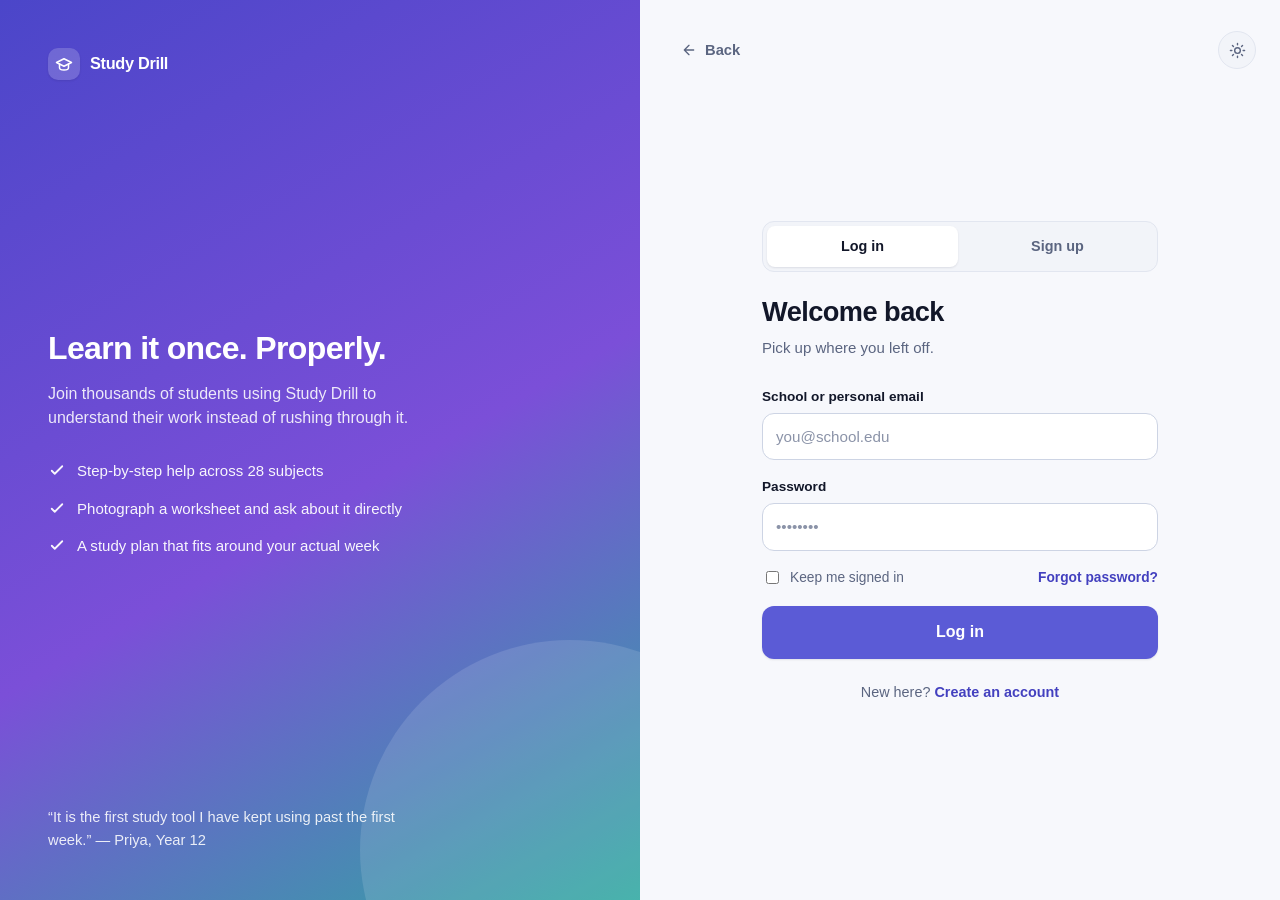
<file: settings.html>
<!doctype html>
<html lang="en" data-theme="light">
<head>
<meta charset="utf-8" />
<meta name="viewport" content="width=device-width, initial-scale=1" />
<title>Settings — Study Drill</title>
<meta name="description" content="Manage your Study Drill account, study preferences and plan." />
<link rel="icon" type="image/png" href="/favicon-96x96.png" sizes="96x96" />
<link rel="icon" type="image/svg+xml" href="/favicon.svg" />
<link rel="shortcut icon" href="/favicon.ico" />
<link rel="apple-touch-icon" sizes="180x180" href="/apple-touch-icon.png" />
<link rel="manifest" href="/site.webmanifest" />
<style data-sp="core">
/* ============================================================
   Study Drill — shared styles
   ============================================================ */

/* ---------- Tokens ---------- */
:root {
  --bg: #f7f8fc;
  --surface: #ffffff;
  --surface-2: #f2f4f9;
  --surface-3: #e9ecf5;
  --border: #e2e6f0;
  --border-strong: #cdd4e4;
  --text: #121729;
  --text-muted: #5b6580;
  --text-faint: #8b93a8;

  --brand: #5b5bd6;
  --brand-hover: #4b4bc4;
  --brand-soft: #ececfd;
  --brand-text: #4340bf;
  --accent: #14b8a6;
  --accent-soft: #dcfbf5;
  --warn-soft: #fff3da;
  --warn-text: #92610a;

  --shadow-sm: 0 1px 2px rgba(18, 23, 41, .06), 0 1px 3px rgba(18, 23, 41, .04);
  --shadow-md: 0 4px 12px rgba(18, 23, 41, .07), 0 2px 4px rgba(18, 23, 41, .04);
  --shadow-lg: 0 18px 40px rgba(18, 23, 41, .12);

  --r-sm: 8px;
  --r-md: 12px;
  --r-lg: 18px;
  --r-xl: 26px;

  --sidebar-w: 248px;
  --topbar-h: 64px;
  --maxw: 1160px;

  --font: "Inter", -apple-system, BlinkMacSystemFont, "Segoe UI", Roboto, Helvetica, Arial, sans-serif;
}

:root[data-theme="dark"] {
  --bg: #0d1017;
  --surface: #151923;
  --surface-2: #1b2130;
  --surface-3: #232a3c;
  --border: #262d3d;
  --border-strong: #38415a;
  --text: #eef1f8;
  --text-muted: #a2abc2;
  --text-faint: #7c869e;

  --brand: #7b7bf0;
  --brand-hover: #8d8df5;
  --brand-soft: #1e2140;
  --brand-text: #b3b3ff;
  --accent: #2dd4bf;
  --accent-soft: #10312f;
  --warn-soft: #3a2c0e;
  --warn-text: #f0c86a;

  --shadow-sm: 0 1px 2px rgba(0, 0, 0, .4);
  --shadow-md: 0 4px 14px rgba(0, 0, 0, .45);
  --shadow-lg: 0 20px 44px rgba(0, 0, 0, .55);
}

/* ---------- Base ---------- */
/* Components below set display, which would otherwise beat the hidden
   attribute and leave "hidden" elements on screen. */
[hidden] { display: none !important; }

*, *::before, *::after { box-sizing: border-box; }

html { -webkit-text-size-adjust: 100%; }

body {
  margin: 0;
  font-family: var(--font);
  background: var(--bg);
  color: var(--text);
  line-height: 1.55;
  -webkit-font-smoothing: antialiased;
}

h1, h2, h3, h4 { margin: 0; line-height: 1.2; letter-spacing: -.02em; font-weight: 650; }
p { margin: 0; }
a { color: inherit; text-decoration: none; }
img, svg { display: block; max-width: 100%; }
button, input, textarea, select { font: inherit; color: inherit; }

:focus-visible {
  outline: 2px solid var(--brand);
  outline-offset: 2px;
  border-radius: 4px;
}

.container { width: 100%; max-width: var(--maxw); margin-inline: auto; padding-inline: 20px; }
.muted { color: var(--text-muted); }
.faint { color: var(--text-faint); }
.center { text-align: center; }
.sr-only {
  position: absolute; width: 1px; height: 1px; padding: 0; margin: -1px;
  overflow: hidden; clip: rect(0 0 0 0); white-space: nowrap; border: 0;
}

/* ---------- Brand mark ---------- */
.brand { display: inline-flex; align-items: center; gap: 10px; font-weight: 700; letter-spacing: -.02em; }
.brand-mark {
  width: 32px; height: 32px; border-radius: 10px; flex: none;
  display: grid; place-items: center;
  background: linear-gradient(140deg, var(--brand), #9b6bf0);
  color: #fff; box-shadow: var(--shadow-sm);
}
.brand-mark svg { width: 18px; height: 18px; }
.brand-name { font-size: 1.02rem; white-space: nowrap; }

/* ---------- Buttons ---------- */
.btn {
  --btn-bg: var(--surface);
  --btn-fg: var(--text);
  --btn-bd: var(--border-strong);
  display: inline-flex; align-items: center; justify-content: center; gap: 8px;
  padding: 10px 16px; border-radius: var(--r-md);
  background: var(--btn-bg); color: var(--btn-fg);
  border: 1px solid var(--btn-bd);
  font-size: .92rem; font-weight: 560; cursor: pointer;
  transition: transform .12s ease, background .15s ease, border-color .15s ease, opacity .15s ease;
  white-space: nowrap;
}
.btn:hover { transform: translateY(-1px); }
.btn:active { transform: translateY(0); }
.btn svg { width: 16px; height: 16px; }

.btn-primary { --btn-bg: var(--brand); --btn-fg: #fff; --btn-bd: transparent; box-shadow: var(--shadow-sm); }
.btn-primary:hover { --btn-bg: var(--brand-hover); }
.btn-ghost { --btn-bg: transparent; --btn-bd: transparent; color: var(--text-muted); }
.btn-ghost:hover { --btn-bg: var(--surface-2); color: var(--text); }
.btn-soft { --btn-bg: var(--brand-soft); --btn-fg: var(--brand-text); --btn-bd: transparent; }
.btn-danger { --btn-fg: #d94a4a; --btn-bd: var(--border-strong); }
.btn-danger:hover { --btn-bg: rgba(217, 74, 74, .08); }
.btn-lg { padding: 13px 22px; font-size: 1rem; border-radius: var(--r-md); }
.btn-block { width: 100%; }

/* ---------- Form fields ---------- */
.field { display: block; margin-bottom: 16px; }
.field-label { display: block; font-size: .85rem; font-weight: 560; margin-bottom: 6px; }
.input, .select, .textarea {
  width: 100%; padding: 11px 13px;
  background: var(--surface); border: 1px solid var(--border-strong);
  border-radius: var(--r-md); font-size: .95rem;
  transition: border-color .15s ease, box-shadow .15s ease;
}
.input::placeholder, .textarea::placeholder { color: var(--text-faint); }
.input:focus, .select:focus, .textarea:focus {
  outline: none; border-color: var(--brand);
  box-shadow: 0 0 0 3px color-mix(in srgb, var(--brand) 18%, transparent);
}
.textarea { resize: vertical; min-height: 96px; }
.hint { font-size: .8rem; color: var(--text-faint); margin-top: 6px; }

/* Switch */
.switch { position: relative; display: inline-flex; flex: none; width: 44px; height: 26px; }
.switch input { position: absolute; opacity: 0; width: 100%; height: 100%; margin: 0; cursor: pointer; }
.switch span {
  position: absolute; inset: 0; border-radius: 999px;
  background: var(--surface-3); border: 1px solid var(--border-strong);
  transition: background .18s ease, border-color .18s ease; pointer-events: none;
}
.switch span::after {
  content: ""; position: absolute; top: 3px; left: 3px;
  width: 18px; height: 18px; border-radius: 50%; background: #fff;
  box-shadow: var(--shadow-sm); transition: transform .18s ease;
}
.switch input:checked + span { background: var(--brand); border-color: var(--brand); }
.switch input:checked + span::after { transform: translateX(18px); }
.switch input:focus-visible + span { outline: 2px solid var(--brand); outline-offset: 2px; }

/* ---------- Badges / chips ---------- */
.badge {
  display: inline-flex; align-items: center; gap: 6px;
  padding: 4px 10px; border-radius: 999px;
  font-size: .76rem; font-weight: 560; letter-spacing: .01em;
  background: var(--surface-2); color: var(--text-muted); border: 1px solid var(--border);
}
.badge-brand { background: var(--brand-soft); color: var(--brand-text); border-color: transparent; }
.badge-accent { background: var(--accent-soft); color: var(--accent); border-color: transparent; }
.badge-warn { background: var(--warn-soft); color: var(--warn-text); border-color: transparent; }

.chip {
  display: inline-flex; align-items: center; gap: 7px;
  padding: 8px 14px; border-radius: 999px; cursor: pointer;
  background: var(--surface); border: 1px solid var(--border-strong);
  font-size: .87rem; color: var(--text-muted);
  transition: border-color .15s ease, color .15s ease, background .15s ease;
}
.chip:hover { border-color: var(--brand); color: var(--text); background: var(--surface-2); }

/* ---------- Cards ---------- */
.card {
  background: var(--surface); border: 1px solid var(--border);
  border-radius: var(--r-lg); box-shadow: var(--shadow-sm);
}
.card-pad { padding: 22px; }

/* ---------- Theme toggle ---------- */
.theme-toggle {
  width: 38px; height: 38px; flex: none; display: grid; place-items: center;
  border-radius: 50%; cursor: pointer;
  background: var(--surface-2); border: 1px solid var(--border);
  color: var(--text-muted); transition: color .15s ease, border-color .15s ease;
}
.theme-toggle:hover { color: var(--text); border-color: var(--border-strong); }
.theme-toggle svg { width: 17px; height: 17px; }
:root[data-theme="dark"] .icon-sun, :root:not([data-theme="dark"]) .icon-moon { display: none; }

/* ============================================================
   Marketing site (landing / pricing / auth header)
   ============================================================ */
.site-header {
  position: sticky; top: 0; z-index: 40;
  background: color-mix(in srgb, var(--bg) 85%, transparent);
  backdrop-filter: blur(12px);
  border-bottom: 1px solid var(--border);
}
.site-header .container { display: flex; align-items: center; gap: 18px; height: var(--topbar-h); }
.site-nav { display: flex; align-items: center; gap: 4px; margin-left: 18px; }
.site-nav a {
  padding: 8px 12px; border-radius: var(--r-sm);
  font-size: .92rem; color: var(--text-muted); transition: color .15s ease, background .15s ease;
}
.site-nav a:hover { color: var(--text); background: var(--surface-2); }
.site-nav a[aria-current="page"] { color: var(--text); font-weight: 560; }
.header-actions { display: flex; align-items: center; gap: 10px; margin-left: auto; }

/* Account chip in the marketing header, shown once signed in */
.header-account {
  display: inline-flex; align-items: center; gap: 9px;
  padding: 5px 14px 5px 5px; border-radius: 999px;
  background: var(--surface-2); border: 1px solid var(--border);
  font-size: .88rem; font-weight: 540; color: var(--text);
  transition: border-color .15s ease, background .15s ease;
  max-width: 220px;
}
.header-account:hover { border-color: var(--border-strong); background: var(--surface-3); }
.header-account .avatar { width: 28px; height: 28px; font-size: .72rem; }
.header-account span:last-child {
  overflow: hidden; text-overflow: ellipsis; white-space: nowrap;
}
@media (max-width: 560px) { .header-account span:last-child { display: none; } }

.nav-toggle { display: none; }
.site-nav .nav-login { display: none; }

@media (max-width: 860px) {
  .site-nav {
    position: absolute; top: var(--topbar-h); left: 0; right: 0;
    flex-direction: column; align-items: stretch; gap: 2px; margin: 0; padding: 12px 20px 18px;
    background: var(--surface); border-bottom: 1px solid var(--border);
    box-shadow: var(--shadow-md);
  }
  .site-nav:not(.open) { display: none; }
  .site-nav a { padding: 12px; font-size: 1rem; }
  .header-actions .btn:not(.btn-primary) { display: none; }
  .nav-toggle { display: grid; }
  .site-nav .nav-login { display: block; color: var(--brand-text); font-weight: 560; }
}

/* Hero */
.hero { position: relative; overflow: hidden; padding: 84px 0 64px; }
.hero::before {
  content: ""; position: absolute; z-index: 0;
  top: -320px; left: 50%; transform: translateX(-50%);
  width: 900px; height: 620px; border-radius: 50%;
  background: radial-gradient(closest-side, color-mix(in srgb, var(--brand) 26%, transparent), transparent);
  filter: blur(18px); pointer-events: none;
}
.hero .container { position: relative; z-index: 1; }
.hero-inner { max-width: 760px; margin-inline: auto; text-align: center; }
.hero h1 { font-size: clamp(2.2rem, 6vw, 3.6rem); letter-spacing: -.035em; margin-bottom: 18px; }
.hero h1 .grad {
  background: linear-gradient(100deg, var(--brand), #a06bf0 60%, var(--accent));
  -webkit-background-clip: text; background-clip: text; color: transparent;
}
.hero-sub { font-size: clamp(1rem, 2.4vw, 1.18rem); color: var(--text-muted); max-width: 580px; margin: 0 auto 28px; }
.hero-cta { display: flex; flex-wrap: wrap; gap: 12px; justify-content: center; }
.hero-note { margin-top: 16px; font-size: .84rem; color: var(--text-faint); }

/* Hero preview panel */
.hero-preview {
  margin: 52px auto 0; max-width: 900px;
  background: var(--surface); border: 1px solid var(--border);
  border-radius: var(--r-xl); box-shadow: var(--shadow-lg); overflow: hidden;
}
.preview-bar {
  display: flex; align-items: center; gap: 8px;
  padding: 12px 16px; border-bottom: 1px solid var(--border); background: var(--surface-2);
}
.dot { width: 10px; height: 10px; border-radius: 50%; background: var(--border-strong); }
.preview-url {
  margin-left: 10px; font-size: .78rem; color: var(--text-faint);
  padding: 4px 12px; border-radius: 999px; background: var(--surface); border: 1px solid var(--border);
}
.preview-body { padding: 36px 28px 44px; text-align: center; }
.preview-body .preview-q { font-size: 1.3rem; font-weight: 600; margin-bottom: 20px; }
.preview-input {
  display: flex; align-items: center; gap: 12px; max-width: 560px; margin: 0 auto 22px;
  padding: 14px 16px; border-radius: var(--r-lg);
  background: var(--surface-2); border: 1px solid var(--border-strong);
  color: var(--text-faint); font-size: .95rem; text-align: left;
}
.preview-input .send {
  margin-left: auto; width: 30px; height: 30px; border-radius: 50%; flex: none;
  display: grid; place-items: center; background: var(--brand); color: #fff;
}
.preview-input .send svg { width: 15px; height: 15px; }
.preview-chips { display: flex; flex-wrap: wrap; gap: 8px; justify-content: center; }

/* Sections */
.section { padding: 72px 0; }
.section-head { max-width: 640px; margin: 0 auto 44px; text-align: center; }
.section-head h2 { font-size: clamp(1.7rem, 4vw, 2.3rem); margin-bottom: 12px; }
.section-head p { color: var(--text-muted); }
.eyebrow {
  display: inline-block; margin-bottom: 14px;
  font-size: .78rem; font-weight: 600; letter-spacing: .09em; text-transform: uppercase; color: var(--brand-text);
}

.grid { display: grid; gap: 18px; }
.grid-3 { grid-template-columns: repeat(3, 1fr); }
.grid-4 { grid-template-columns: repeat(4, 1fr); }
@media (max-width: 900px) { .grid-3, .grid-4 { grid-template-columns: repeat(2, 1fr); } }
@media (max-width: 600px) { .grid-3, .grid-4 { grid-template-columns: 1fr; } }

.feature { padding: 24px; }
.feature-icon {
  width: 42px; height: 42px; border-radius: var(--r-md); display: grid; place-items: center;
  background: var(--brand-soft); color: var(--brand-text); margin-bottom: 16px;
}
.feature-icon svg { width: 20px; height: 20px; }
.feature h3 { font-size: 1.05rem; margin-bottom: 8px; }
.feature p { font-size: .92rem; color: var(--text-muted); }

/* Steps */
.steps { counter-reset: step; }
.step { position: relative; padding: 26px 24px; }
.step-num {
  width: 34px; height: 34px; border-radius: 50%; display: grid; place-items: center;
  background: var(--brand); color: #fff; font-weight: 650; font-size: .92rem; margin-bottom: 16px;
}
.step h3 { font-size: 1.02rem; margin-bottom: 8px; }
.step p { font-size: .92rem; color: var(--text-muted); }

/* Stats strip */
.stats-strip {
  display: grid; grid-template-columns: repeat(4, 1fr); gap: 18px;
  padding: 30px; border-radius: var(--r-xl);
  background: var(--surface); border: 1px solid var(--border); box-shadow: var(--shadow-sm);
}
.stat-val { font-size: 1.8rem; font-weight: 680; letter-spacing: -.03em; }
.stat-lbl { font-size: .85rem; color: var(--text-muted); }
@media (max-width: 720px) { .stats-strip { grid-template-columns: repeat(2, 1fr); } }

/* Quote cards */
.quote { padding: 24px; }
.quote p { font-size: .95rem; margin-bottom: 18px; }
.quote-by { display: flex; align-items: center; gap: 11px; }
.avatar {
  width: 36px; height: 36px; border-radius: 50%; flex: none; display: grid; place-items: center;
  background: var(--brand-soft); color: var(--brand-text); font-size: .82rem; font-weight: 650;
}
.quote-by .name { font-size: .88rem; font-weight: 560; }
.quote-by .meta { font-size: .8rem; color: var(--text-faint); }

/* CTA band */
.cta-band {
  padding: 56px 32px; border-radius: var(--r-xl); text-align: center;
  background: linear-gradient(135deg, var(--brand), #8a5bf0);
  color: #fff; box-shadow: var(--shadow-lg);
}
.cta-band h2 { font-size: clamp(1.6rem, 4vw, 2.2rem); margin-bottom: 12px; }
.cta-band p { opacity: .9; max-width: 460px; margin: 0 auto 26px; }
.cta-band .btn { --btn-bg: #fff; --btn-fg: #3f3fae; --btn-bd: transparent; }

/* Footer */
.site-footer { border-top: 1px solid var(--border); padding: 48px 0 36px; margin-top: 40px; }
.footer-grid { display: grid; grid-template-columns: 1.6fr repeat(3, 1fr); gap: 32px; }
.footer-grid p { font-size: .9rem; color: var(--text-muted); margin-top: 12px; max-width: 280px; }
.footer-col h4 { font-size: .82rem; text-transform: uppercase; letter-spacing: .08em; color: var(--text-faint); margin-bottom: 12px; }
.footer-col a { display: block; font-size: .9rem; color: var(--text-muted); padding: 5px 0; }
.footer-col a:hover { color: var(--text); }
.footer-bottom {
  display: flex; flex-wrap: wrap; gap: 12px; justify-content: space-between;
  margin-top: 36px; padding-top: 22px; border-top: 1px solid var(--border);
  font-size: .85rem; color: var(--text-faint);
}
@media (max-width: 760px) { .footer-grid { grid-template-columns: 1fr 1fr; } }

/* ============================================================
   Auth page
   ============================================================ */
.auth-wrap { display: grid; grid-template-columns: 1fr 1fr; min-height: 100vh; }
.auth-aside {
  position: relative; overflow: hidden; padding: 48px;
  display: flex; flex-direction: column; justify-content: space-between;
  background: linear-gradient(150deg, #4b46c9, #7b4fd8 55%, #2fa8a0);
  color: #fff;
}
.auth-aside::after {
  content: ""; position: absolute; right: -140px; bottom: -160px;
  width: 420px; height: 420px; border-radius: 50%; background: rgba(255, 255, 255, .12);
}
.auth-aside-body { position: relative; z-index: 1; max-width: 400px; }
.auth-aside h2 { font-size: 2rem; margin-bottom: 14px; }
.auth-aside p { opacity: .88; }
.auth-points { list-style: none; padding: 0; margin: 28px 0 0; display: grid; gap: 14px; }
.auth-points li { display: flex; gap: 11px; align-items: flex-start; font-size: .94rem; opacity: .95; }
.auth-points svg { width: 18px; height: 18px; flex: none; margin-top: 2px; }
.auth-quote { position: relative; z-index: 1; font-size: .92rem; opacity: .9; max-width: 380px; }

.auth-main { display: flex; flex-direction: column; padding: 28px 24px 48px; }
.auth-top { display: flex; align-items: center; gap: 12px; }
.auth-top .theme-toggle { margin-left: auto; }
.auth-card { width: 100%; max-width: 396px; margin: auto; padding: 8px 0; }
.auth-card h1 { font-size: 1.7rem; margin-bottom: 8px; }
.auth-card .panel > .muted { font-size: .94rem; margin-bottom: 26px; }

.tabs {
  display: grid; grid-template-columns: 1fr 1fr; gap: 4px; padding: 4px; margin-bottom: 24px;
  background: var(--surface-2); border: 1px solid var(--border); border-radius: var(--r-md);
}
.tabs button {
  padding: 9px; border: 0; border-radius: var(--r-sm); background: transparent;
  color: var(--text-muted); font-size: .9rem; font-weight: 560; cursor: pointer;
  transition: background .15s ease, color .15s ease;
}
.tabs button[aria-selected="true"] { background: var(--surface); color: var(--text); box-shadow: var(--shadow-sm); }

.oauth-row { display: grid; gap: 10px; margin-bottom: 20px; }
.divider { display: flex; align-items: center; gap: 12px; margin: 20px 0; color: var(--text-faint); font-size: .8rem; }
.divider::before, .divider::after { content: ""; flex: 1; height: 1px; background: var(--border); }
.form-row { display: flex; align-items: center; justify-content: space-between; gap: 12px; margin-bottom: 18px; font-size: .86rem; }
.checkline { display: flex; align-items: center; gap: 8px; color: var(--text-muted); cursor: pointer; }
.auth-alt { margin-top: 22px; font-size: .9rem; color: var(--text-muted); text-align: center; }
.auth-alt button { background: none; border: 0; padding: 0; color: var(--brand-text); font-weight: 560; cursor: pointer; }
.link { color: var(--brand-text); font-weight: 560; }
.link:hover { text-decoration: underline; }

@media (max-width: 900px) { .auth-wrap { grid-template-columns: 1fr; } .auth-aside { display: none; } }

/* ============================================================
   App shell (dashboard / chat / settings)
   ============================================================ */
.app { min-height: 100vh; }

.sidebar {
  position: fixed; inset: 0 auto 0 0; z-index: 60;
  width: var(--sidebar-w); display: flex; flex-direction: column;
  padding: 18px 14px; background: var(--surface); border-right: 1px solid var(--border);
  overflow-y: auto; overscroll-behavior: contain;
}
.sidebar-brand { padding: 4px 8px 20px; }
.side-nav { display: grid; gap: 3px; }
.side-label {
  padding: 18px 10px 8px; font-size: .72rem; font-weight: 600;
  letter-spacing: .09em; text-transform: uppercase; color: var(--text-faint);
}
.side-link {
  display: flex; align-items: center; gap: 11px;
  padding: 9px 11px; border-radius: var(--r-md);
  font-size: .91rem; color: var(--text-muted);
  transition: background .15s ease, color .15s ease;
}
.side-link svg { width: 17px; height: 17px; flex: none; }
.side-link:hover { background: var(--surface-2); color: var(--text); }
.side-link[aria-current="page"] { background: var(--brand-soft); color: var(--brand-text); font-weight: 560; }
.side-link .count { margin-left: auto; font-size: .76rem; color: var(--text-faint); }

.side-foot { margin-top: auto; display: grid; gap: 12px; }
.usage-card { padding: 14px; border-radius: var(--r-md); background: var(--surface-2); border: 1px solid var(--border); }
.usage-top { display: flex; justify-content: space-between; align-items: center; font-size: .82rem; margin-bottom: 9px; }
.meter { height: 6px; border-radius: 999px; background: var(--surface-3); overflow: hidden; }
.meter i { display: block; height: 100%; border-radius: 999px; background: linear-gradient(90deg, var(--brand), #9b6bf0); }
.usage-card p { font-size: .78rem; color: var(--text-faint); margin-top: 9px; }

.user-pill {
  display: flex; align-items: center; gap: 10px; padding: 9px 10px;
  border-radius: var(--r-md); border: 1px solid var(--border); background: var(--surface);
}
.user-pill > span:last-child { min-width: 0; }
.user-pill .name { font-size: .87rem; font-weight: 560; line-height: 1.2; }
.user-pill .meta { font-size: .76rem; color: var(--text-faint); }

.app-main { margin-left: var(--sidebar-w); min-height: 100vh; display: flex; flex-direction: column; }

.topbar {
  position: sticky; top: 0; z-index: 30;
  display: flex; align-items: center; gap: 12px; height: var(--topbar-h);
  padding: 0 24px; border-bottom: 1px solid var(--border);
  background: color-mix(in srgb, var(--bg) 88%, transparent); backdrop-filter: blur(12px);
}
.topbar h1 { font-size: 1.05rem; font-weight: 620; }
.topbar .spacer { margin-left: auto; }
.topbar-actions { display: flex; align-items: center; gap: 10px; }

.icon-btn {
  width: 38px; height: 38px; flex: none; display: grid; place-items: center;
  border-radius: var(--r-md); cursor: pointer;
  background: transparent; border: 1px solid transparent; color: var(--text-muted);
  transition: background .15s ease, color .15s ease;
}
.icon-btn:hover { background: var(--surface-2); color: var(--text); }
.icon-btn svg { width: 19px; height: 19px; }

.menu-btn { display: none; }
.scrim { display: none; }

@media (max-width: 1000px) {
  .sidebar { transform: translateX(-100%); transition: transform .22s ease; box-shadow: var(--shadow-lg); }
  .sidebar.open { transform: none; }
  .app-main { margin-left: 0; }
  .menu-btn { display: grid; }
  .scrim.show { display: block; position: fixed; inset: 0; z-index: 50; background: rgba(8, 10, 18, .5); }
}

.page { flex: 1; width: 100%; max-width: 1000px; margin-inline: auto; padding: 32px 24px 64px; }

/* Keep the top bar from crowding on phones: actions collapse to icons. */
@media (max-width: 640px) {
  .topbar h1 { font-size: 1rem; }
  .topbar-actions { gap: 2px; }
  .topbar-actions .btn { font-size: 0; gap: 0; padding: 9px; border-radius: var(--r-md); }
  .topbar-actions .btn svg { width: 19px; height: 19px; }
}
@media (max-width: 640px) { .page { padding: 24px 16px 48px; } .topbar { padding: 0 14px; } }

/* ---------- Dashboard ---------- */
.greeting { margin-bottom: 26px; }
.greeting h2 { font-size: clamp(1.5rem, 4vw, 2rem); margin-bottom: 6px; }

.ask-box {
  padding: 20px; border-radius: var(--r-xl);
  background: var(--surface); border: 1px solid var(--border-strong);
  box-shadow: var(--shadow-md); transition: border-color .15s ease, box-shadow .15s ease;
}
.ask-box:focus-within { border-color: var(--brand); box-shadow: var(--shadow-md), 0 0 0 4px color-mix(in srgb, var(--brand) 14%, transparent); }
.ask-box textarea {
  width: 100%; border: 0; background: transparent; resize: none; outline: none;
  font-size: clamp(1.05rem, 2.6vw, 1.25rem); line-height: 1.5; min-height: 64px;
}
.ask-box textarea::placeholder { color: var(--text-faint); }
.ask-tools { display: flex; align-items: center; gap: 8px; margin-top: 12px; flex-wrap: wrap; }
.ask-tools .spacer { margin-left: auto; }
.tool-btn {
  display: inline-flex; align-items: center; gap: 7px;
  padding: 7px 12px; border-radius: 999px; cursor: pointer;
  background: var(--surface-2); border: 1px solid var(--border);
  font-size: .84rem; color: var(--text-muted); transition: color .15s ease, border-color .15s ease;
}
.tool-btn:hover { color: var(--text); border-color: var(--border-strong); }
.tool-btn svg { width: 15px; height: 15px; }
.send-btn {
  width: 40px; height: 40px; flex: none; display: grid; place-items: center;
  border-radius: 50%; border: 0; cursor: pointer;
  background: var(--brand); color: #fff; box-shadow: var(--shadow-sm);
  transition: background .15s ease, transform .12s ease;
}
.send-btn:hover { background: var(--brand-hover); transform: translateY(-1px); }
.send-btn svg { width: 17px; height: 17px; }

.suggest-row { display: flex; flex-wrap: wrap; gap: 9px; margin: 16px 0 34px; }

.section-title { display: flex; align-items: center; gap: 12px; margin: 34px 0 14px; }
.section-title h3 { font-size: 1.02rem; }
.section-title a { margin-left: auto; font-size: .86rem; color: var(--brand-text); font-weight: 560; }

.action-card { display: flex; gap: 14px; padding: 18px; transition: transform .14s ease, border-color .14s ease; }
.action-card:hover { transform: translateY(-2px); border-color: var(--border-strong); }
.action-icon {
  width: 38px; height: 38px; flex: none; border-radius: var(--r-md);
  display: grid; place-items: center; background: var(--brand-soft); color: var(--brand-text);
}
.action-icon svg { width: 18px; height: 18px; }
.action-card > span:last-child { display: block; min-width: 0; }
.action-card h4 { font-size: .95rem; margin-bottom: 4px; }
.action-card p { font-size: .85rem; color: var(--text-muted); }

.list { display: grid; gap: 10px; }
.list-item {
  display: flex; align-items: center; gap: 14px; padding: 14px 16px;
  background: var(--surface); border: 1px solid var(--border);
  border-radius: var(--r-md); transition: border-color .14s ease, background .14s ease;
}
.list-item:hover { border-color: var(--border-strong); background: var(--surface-2); }
.list-item .li-icon {
  width: 34px; height: 34px; flex: none; border-radius: var(--r-sm);
  display: grid; place-items: center; background: var(--surface-2); color: var(--text-muted);
}
.list-item .li-icon svg { width: 16px; height: 16px; }
.list-item .li-body { min-width: 0; display: block; }
.list-item .li-title {
  display: block; font-size: .92rem; font-weight: 540;
  white-space: nowrap; overflow: hidden; text-overflow: ellipsis;
}
.list-item .li-meta { display: block; font-size: .8rem; color: var(--text-faint); }
.list-item .li-right { margin-left: auto; font-size: .8rem; color: var(--text-faint); white-space: nowrap; }
@media (max-width: 520px) { .list-item .li-right { display: none; } }

.stat-card { padding: 18px; }
.stat-card .k { font-size: .82rem; color: var(--text-muted); margin-bottom: 6px; }
.stat-card .v { font-size: 1.6rem; font-weight: 680; letter-spacing: -.03em; }
.stat-card .d { font-size: .78rem; color: var(--accent); margin-top: 4px; }

/* ---------- Chat page ---------- */
.chat-layout { display: flex; flex-direction: column; flex: 1; min-height: 0; }
.chat-scroll { flex: 1; overflow-y: auto; padding: 28px 0 8px; }
.chat-inner { width: 100%; max-width: 760px; margin-inline: auto; padding-inline: 24px; }
@media (max-width: 640px) { .chat-inner { padding-inline: 16px; } }

.chat-empty { text-align: center; padding: 48px 0 32px; }
.chat-empty .orb {
  width: 60px; height: 60px; border-radius: 20px; margin: 0 auto 20px;
  display: grid; place-items: center; color: #fff;
  background: linear-gradient(140deg, var(--brand), #9b6bf0); box-shadow: var(--shadow-md);
}
.chat-empty .orb svg { width: 28px; height: 28px; }
.chat-empty h2 { font-size: 1.5rem; margin-bottom: 8px; }
.chat-empty p { color: var(--text-muted); max-width: 400px; margin: 0 auto; font-size: .95rem; }

.prompt-grid { display: grid; grid-template-columns: repeat(2, 1fr); gap: 10px; margin-top: 28px; text-align: left; }
@media (max-width: 600px) { .prompt-grid { grid-template-columns: 1fr; } }
.prompt-card {
  padding: 14px 16px; border-radius: var(--r-md); cursor: pointer;
  background: var(--surface); border: 1px solid var(--border);
  transition: border-color .14s ease, transform .14s ease;
}
.prompt-card:hover { border-color: var(--brand); transform: translateY(-1px); }
.prompt-card .t { display: block; font-size: .9rem; font-weight: 540; margin-bottom: 3px; }
.prompt-card .s { display: block; font-size: .82rem; color: var(--text-faint); }

.msg { display: flex; gap: 13px; margin-bottom: 26px; }
.msg-avatar {
  width: 30px; height: 30px; flex: none; border-radius: 9px;
  display: grid; place-items: center; font-size: .75rem; font-weight: 650;
}
.msg-avatar.you { background: var(--surface-3); color: var(--text-muted); }
.msg-avatar.ai { background: linear-gradient(140deg, var(--brand), #9b6bf0); color: #fff; }
.msg-avatar svg { width: 16px; height: 16px; }
.msg-body { min-width: 0; flex: 1; }
.msg-who { font-size: .82rem; font-weight: 600; margin-bottom: 5px; }
.msg-text { font-size: .95rem; color: var(--text-muted); }

/* The reply is the thing people actually read, so it gets full contrast
   and a little more weight than the surrounding interface text. */
.msg-ai .msg-text {
  color: var(--text);
  font-weight: 500;
  font-size: .97rem;
  line-height: 1.62;
}
/* Download PDF button under an answer */
.pdf-row { margin-top: 12px; }
.pdf-row .btn { gap: 7px; }
.pdf-row .pdf-quiet {
  padding: 6px 10px; font-size: .82rem; color: var(--text-faint);
  border-color: transparent; opacity: .75;
}
.pdf-row .pdf-quiet:hover { opacity: 1; color: var(--text); background: var(--surface-2); }
.pdf-row.prominent { margin-top: 14px; }

/* Formatted reply content */
.msg-text.rich { white-space: normal; }
.msg-text.rich .msg-h {
  font-weight: 650; font-size: 1.02em; color: var(--text);
  margin: 16px 0 6px; letter-spacing: -.01em;
}
.msg-text.rich .msg-h:first-child { margin-top: 0; }
.msg-text.rich .msg-gap { height: 10px; }
.msg-text.rich .msg-list { margin: 4px 0 4px; padding-left: 22px; }
.msg-text.rich .msg-list li { margin: 3px 0; }
.msg-text.rich strong { font-weight: 680; color: var(--text); }
.msg-text.rich code {
  font-family: ui-monospace, SFMono-Regular, Menlo, monospace;
  font-size: .9em; padding: 1px 5px; border-radius: 5px;
  background: var(--surface-2); border: 1px solid var(--border);
}

/* Photo attachments */
.msg-image {
  display: block; max-width: 260px; width: 100%; height: auto;
  border-radius: var(--r-md); border: 1px solid var(--border); margin-bottom: 10px;
}
.photo-chip {
  display: flex; align-items: center; gap: 10px;
  padding: 8px 10px; margin-bottom: 10px;
  background: var(--surface); border: 1px solid var(--border-strong);
  border-radius: var(--r-md); font-size: .85rem; color: var(--text-muted);
}
.photo-chip[hidden] { display: none; }
.photo-chip img { width: 38px; height: 38px; object-fit: cover; border-radius: var(--r-sm); flex: none; }
.photo-chip span { overflow: hidden; text-overflow: ellipsis; white-space: nowrap; }
.photo-remove {
  margin-left: auto; flex: none; width: 26px; height: 26px; border-radius: 50%;
  border: 0; cursor: pointer; background: var(--surface-2); color: var(--text-muted);
  font-size: 1.05rem; line-height: 1;
}
.photo-remove:hover { background: var(--surface-3); color: var(--text); }

/* Live chat message styling */
.msg-text { white-space: pre-wrap; }
.msg-text.error { color: #d94a4a; }
.msg-text.typing { display: flex; gap: 5px; align-items: center; height: 22px; }
.msg-text.typing span {
  width: 7px; height: 7px; border-radius: 50%; background: var(--text-faint);
  animation: sp-blink 1.2s infinite ease-in-out;
}
.msg-text.typing span:nth-child(2) { animation-delay: .18s; }
.msg-text.typing span:nth-child(3) { animation-delay: .36s; }
@keyframes sp-blink { 0%, 80%, 100% { opacity: .22; } 40% { opacity: 1; } }

.chat-notice {
  display: flex; flex-wrap: wrap; gap: 6px; align-items: center;
  padding: 12px 14px; margin-bottom: 18px;
  background: var(--brand-soft); color: var(--brand-text);
  border-radius: var(--r-md); font-size: .87rem;
}
.chat-notice[hidden] { display: none; }

.msg-placeholder {
  padding: 16px; border-radius: var(--r-md);
  background: var(--surface-2); border: 1px dashed var(--border-strong);
  font-size: .9rem; color: var(--text-faint);
}
.skeleton-line { height: 9px; border-radius: 999px; background: var(--surface-3); margin-bottom: 9px; }
.skeleton-line:nth-child(2) { width: 88%; }
.skeleton-line:nth-child(3) { width: 62%; margin-bottom: 0; }

.composer-wrap {
  position: sticky; bottom: 0;
  padding: 12px 0 20px;
  background: linear-gradient(to top, var(--bg) 62%, transparent);
}
.composer {
  display: flex; align-items: flex-end; gap: 10px; padding: 12px 12px 12px 16px;
  background: var(--surface); border: 1px solid var(--border-strong);
  border-radius: var(--r-lg); box-shadow: var(--shadow-md);
  transition: border-color .15s ease;
}
.composer:focus-within { border-color: var(--brand); }
.composer textarea {
  flex: 1; border: 0; background: transparent; outline: none; resize: none;
  font-size: .97rem; line-height: 1.5; max-height: 180px; padding: 6px 0;
}
.composer-foot {
  display: flex; align-items: center; gap: 10px; justify-content: space-between;
  margin-top: 10px; font-size: .78rem; color: var(--text-faint);
}
@media (max-width: 560px) {
  .composer-foot { flex-direction: column; align-items: flex-start; gap: 3px; }
  .chat-empty { padding-top: 24px; }
}

/* ---------- Pricing ---------- */
.billing-toggle {
  display: inline-flex; align-items: center; gap: 12px; margin: 0 auto 40px;
  padding: 6px 8px 6px 14px; border-radius: 999px;
  background: var(--surface); border: 1px solid var(--border); box-shadow: var(--shadow-sm);
  font-size: .9rem;
}
.billing-toggle .lbl { color: var(--text-muted); transition: color .15s ease; }
.billing-toggle .lbl.active { color: var(--text); font-weight: 560; }

.price-grid {
  display: grid; grid-template-columns: repeat(2, 1fr); gap: 20px; align-items: start;
  max-width: 760px; margin-inline: auto;
}
@media (max-width: 720px) { .price-grid { grid-template-columns: 1fr; max-width: 460px; } }

.plan { padding: 26px; display: flex; flex-direction: column; height: 100%; }
.price-grid { padding-top: 12px; }
.plan.featured { border-color: var(--brand); box-shadow: var(--shadow-lg); position: relative; }
.plan.featured::before {
  content: "Most popular"; position: absolute; top: -12px; left: 50%; transform: translateX(-50%);
  padding: 4px 12px; border-radius: 999px; background: var(--brand); color: #fff;
  font-size: .74rem; font-weight: 600; white-space: nowrap;
}
.plan h3 { font-size: 1.1rem; margin-bottom: 6px; }
.plan .plan-desc { font-size: .88rem; color: var(--text-muted); min-height: 40px; }
.plan .price { display: flex; align-items: baseline; gap: 6px; margin: 18px 0 4px; }
.plan .price .amt { font-size: 2.4rem; font-weight: 700; letter-spacing: -.04em; }
.plan .price .per { font-size: .88rem; color: var(--text-faint); }
.plan .price-note { font-size: .8rem; color: var(--text-faint); min-height: 20px; margin-bottom: 20px; }
.plan .btn { margin-bottom: 22px; }
.plan ul { list-style: none; padding: 0; margin: 0; display: grid; gap: 11px; }
.plan li { display: flex; gap: 10px; align-items: flex-start; font-size: .89rem; color: var(--text-muted); }
.plan li svg { width: 16px; height: 16px; flex: none; margin-top: 3px; color: var(--accent); }
.plan li.off { color: var(--text-faint); }
.plan li.off svg { color: var(--text-faint); }

.compare { width: 100%; border-collapse: collapse; font-size: .9rem; }
.compare th, .compare td { padding: 13px 16px; border-bottom: 1px solid var(--border); text-align: left; }
.compare th { font-size: .82rem; color: var(--text-faint); font-weight: 600; }
.compare td:not(:first-child), .compare th:not(:first-child) { text-align: center; }
.compare tbody td:first-child { color: var(--text-muted); }
.compare svg { width: 17px; height: 17px; display: inline-block; vertical-align: middle; }
.table-scroll { overflow-x: auto; border-radius: var(--r-lg); border: 1px solid var(--border); background: var(--surface); }

.faq { display: grid; gap: 10px; max-width: 720px; margin-inline: auto; }
.faq details {
  padding: 16px 20px; background: var(--surface);
  border: 1px solid var(--border); border-radius: var(--r-md);
}
.faq summary {
  cursor: pointer; font-size: .95rem; font-weight: 560; list-style: none;
  display: flex; align-items: center; gap: 12px;
}
.faq summary::-webkit-details-marker { display: none; }
.faq summary::after { content: "+"; margin-left: auto; color: var(--text-faint); font-size: 1.2rem; line-height: 1; }
.faq details[open] summary::after { content: "–"; }
.faq p { margin-top: 12px; font-size: .9rem; color: var(--text-muted); }

/* ---------- Settings ---------- */
.settings-layout { display: grid; grid-template-columns: 200px 1fr; gap: 28px; align-items: start; }
@media (max-width: 820px) { .settings-layout { grid-template-columns: 1fr; gap: 18px; } }

.settings-nav { display: grid; gap: 3px; position: sticky; top: calc(var(--topbar-h) + 20px); }
@media (max-width: 820px) {
  .settings-nav {
    position: static; grid-auto-flow: column; grid-auto-columns: max-content;
    overflow-x: auto; gap: 6px; padding-bottom: 6px;
  }
}
.settings-nav button {
  display: flex; align-items: center; gap: 10px; text-align: left;
  padding: 9px 12px; border-radius: var(--r-md); cursor: pointer;
  background: transparent; border: 1px solid transparent;
  font-size: .9rem; color: var(--text-muted); white-space: nowrap;
  transition: background .15s ease, color .15s ease;
}
.settings-nav button svg { width: 16px; height: 16px; flex: none; }
.settings-nav button:hover { background: var(--surface-2); color: var(--text); }
.settings-nav button[aria-selected="true"] { background: var(--brand-soft); color: var(--brand-text); font-weight: 560; }

.panel { display: none; }
.panel.active { display: block; }
.panel-card { padding: 24px; margin-bottom: 18px; }
.panel-card > h3 { font-size: 1.02rem; margin-bottom: 4px; }
.panel-card > .muted { font-size: .88rem; margin-bottom: 20px; }

.row {
  display: flex; align-items: center; gap: 16px;
  padding: 15px 0; border-top: 1px solid var(--border);
}
.row:first-of-type { border-top: 0; padding-top: 0; }
.row .row-body { min-width: 0; }
.row .row-title { font-size: .92rem; font-weight: 540; }
.row .row-desc { font-size: .84rem; color: var(--text-muted); }
.row .row-ctl { margin-left: auto; flex: none; }
@media (max-width: 520px) {
  .row { flex-wrap: wrap; }
  .row .row-ctl { margin-left: 0; width: 100%; }
  .row .row-ctl .select, .row .row-ctl .input { width: 100%; }
}

.form-grid { display: grid; grid-template-columns: 1fr 1fr; gap: 0 16px; }
@media (max-width: 600px) { .form-grid { grid-template-columns: 1fr; } }

.avatar-row { display: flex; align-items: center; gap: 16px; margin-bottom: 24px; flex-wrap: wrap; }
.avatar-lg {
  width: 62px; height: 62px; border-radius: 18px; flex: none; display: grid; place-items: center;
  background: linear-gradient(140deg, var(--brand), #9b6bf0); color: #fff; font-size: 1.3rem; font-weight: 650;
}

.theme-picker { display: grid; grid-template-columns: repeat(3, 1fr); gap: 12px; }
.theme-opt { cursor: pointer; }
.theme-opt input { position: absolute; opacity: 0; pointer-events: none; }
.theme-opt .swatch {
  height: 62px; border-radius: var(--r-md); border: 2px solid var(--border);
  overflow: hidden; display: flex; transition: border-color .15s ease;
}
.theme-opt .swatch .a, .theme-opt .swatch .b { flex: 1; }
.theme-opt input:checked + .swatch { border-color: var(--brand); }
.theme-opt .cap { display: block; text-align: center; font-size: .84rem; margin-top: 8px; color: var(--text-muted); }
.theme-opt input:checked ~ .cap { color: var(--text); font-weight: 540; }

.danger-zone { border-color: color-mix(in srgb, #d94a4a 30%, var(--border)); }

.save-bar {
  display: flex; gap: 10px; justify-content: flex-end; flex-wrap: wrap;
  padding-top: 4px;
}

/* ---------- UI-only notice ---------- */
.ui-note {
  display: flex; align-items: flex-start; gap: 10px;
  padding: 12px 14px; border-radius: var(--r-md); margin-bottom: 20px;
  background: var(--warn-soft); color: var(--warn-text);
  font-size: .85rem; border: 1px solid transparent;
}
.ui-note svg { width: 16px; height: 16px; flex: none; margin-top: 2px; }

@media (prefers-reduced-motion: reduce) {
  *, *::before, *::after { transition-duration: .01ms !important; animation-duration: .01ms !important; }
}

</style>
<script data-sp="theme">
/* Applies the saved theme before first paint to avoid a flash of the wrong theme. */
(function () {
  try {
    var saved = localStorage.getItem("sp-theme");
    var mode = saved || "system";
    var dark = mode === "dark" ||
      (mode === "system" && window.matchMedia("(prefers-color-scheme: dark)").matches);
    document.documentElement.setAttribute("data-theme", dark ? "dark" : "light");
  } catch (e) {
    document.documentElement.setAttribute("data-theme", "light");
  }
})();

</script>
</head>
<body data-requires-auth>
<div class="scrim" data-scrim></div>

<div class="app">
  <aside class="sidebar" data-sidebar>
    <a class="brand sidebar-brand" href="index.html">
      <span class="brand-mark" aria-hidden="true">
        <svg viewBox="0 0 24 24" fill="none" stroke="currentColor" stroke-width="2" stroke-linecap="round" stroke-linejoin="round"><path d="M22 10 12 5 2 10l10 5 10-5Z"/><path d="M6 12v5c0 1.7 2.7 3 6 3s6-1.3 6-3v-5"/></svg>
      </span>
      <span class="brand-name">Study Drill</span>
    </a>

    <nav class="side-nav" aria-label="Sidebar">
        <a class="side-link" href="dashboard.html"><svg viewBox="0 0 24 24" fill="none" stroke="currentColor" stroke-width="1.9" stroke-linecap="round" stroke-linejoin="round"><path d="M3 12l9-8 9 8"/><path d="M5 10v10h14V10"/></svg><span>Dashboard</span></a>
        <a class="side-link" href="chat.html"><svg viewBox="0 0 24 24" fill="none" stroke="currentColor" stroke-width="1.9" stroke-linecap="round" stroke-linejoin="round"><path d="M21 15a2 2 0 0 1-2 2H8l-5 4V5a2 2 0 0 1 2-2h14a2 2 0 0 1 2 2v10Z"/></svg><span>Ask AI</span></a>


      <div class="side-label">Account</div>
        <a class="side-link" href="pricing.html" data-free-only><svg viewBox="0 0 24 24" fill="none" stroke="currentColor" stroke-width="1.9" stroke-linecap="round" stroke-linejoin="round"><path d="M12 3l2.6 5.6 6.4.8-4.7 4.3 1.2 6.3L12 17l-5.5 3 1.2-6.3L3 9.4l6.4-.8L12 3Z"/></svg><span>Upgrade plan</span></a>
        <a class="side-link" href="settings.html" aria-current="page"><svg viewBox="0 0 24 24" fill="none" stroke="currentColor" stroke-width="1.9" stroke-linecap="round" stroke-linejoin="round"><circle cx="12" cy="12" r="3"/><path d="M19.4 15a1.6 1.6 0 0 0 .3 1.8l.1.1a2 2 0 1 1-2.8 2.8l-.1-.1a1.6 1.6 0 0 0-1.8-.3 1.6 1.6 0 0 0-1 1.5V21a2 2 0 1 1-4 0v-.1A1.6 1.6 0 0 0 9 19.4a1.6 1.6 0 0 0-1.8.3l-.1.1a2 2 0 1 1-2.8-2.8l.1-.1a1.6 1.6 0 0 0 .3-1.8 1.6 1.6 0 0 0-1.5-1H3a2 2 0 1 1 0-4h.1A1.6 1.6 0 0 0 4.6 9a1.6 1.6 0 0 0-.3-1.8l-.1-.1a2 2 0 1 1 2.8-2.8l.1.1a1.6 1.6 0 0 0 1.8.3H9a1.6 1.6 0 0 0 1-1.5V3a2 2 0 1 1 4 0v.1a1.6 1.6 0 0 0 1 1.5 1.6 1.6 0 0 0 1.8-.3l.1-.1a2 2 0 1 1 2.8 2.8l-.1.1a1.6 1.6 0 0 0-.3 1.8V9a1.6 1.6 0 0 0 1.5 1H21a2 2 0 1 1 0 4h-.1a1.6 1.6 0 0 0-1.5 1Z"/></svg><span>Settings</span></a>
    </nav>

    <div class="side-foot">
      <div class="usage-card">
        <div class="usage-top"><strong data-plan-name>Free plan</strong><span class="faint" data-usage-count>0 / 30</span></div>
        <div class="meter"><i data-usage-bar style="width:0%"></i></div>
        <p>Questions used this month. Resets on the 1st.</p>
        <a class="btn btn-soft btn-block" href="pricing.html" style="margin-top:12px" data-free-only>Upgrade</a>
      </div>

      <a class="user-pill" href="settings.html">
        <span class="avatar" data-user-initials>SP</span>
        <span>
          <span class="name" data-user-name>Account</span><br />
          <span class="meta" data-user-email style="overflow:hidden;text-overflow:ellipsis;display:block;max-width:150px"></span>
        </span>
      </a>
    </div>
  </aside>

  <div class="app-main">
    <header class="topbar">
      <button class="icon-btn menu-btn" data-menu-btn aria-label="Open menu">
        <svg viewBox="0 0 24 24" fill="none" stroke="currentColor" stroke-width="2" stroke-linecap="round"><path d="M3 6h18M3 12h18M3 18h18"/></svg>
      </button>
      <h1>Settings</h1>
      <div class="spacer"></div>
      <div class="topbar-actions">
        <button class="theme-toggle" data-theme-toggle aria-label="Toggle dark mode">
        <svg class="icon-sun" viewBox="0 0 24 24" fill="none" stroke="currentColor" stroke-width="2" stroke-linecap="round"><circle cx="12" cy="12" r="4"/><path d="M12 2v2M12 20v2M4.9 4.9l1.4 1.4M17.7 17.7l1.4 1.4M2 12h2M20 12h2M6.3 17.7l-1.4 1.4M19.1 4.9l-1.4 1.4"/></svg>
        <svg class="icon-moon" viewBox="0 0 24 24" fill="none" stroke="currentColor" stroke-width="2" stroke-linecap="round" stroke-linejoin="round"><path d="M21 12.8A9 9 0 1 1 11.2 3a7 7 0 0 0 9.8 9.8Z"/></svg>
        </button>
      </div>
    </header>

    <main class="page">

      <div class="settings-layout">
        <nav class="settings-nav" role="tablist" aria-label="Settings sections">
          <button role="tab" data-tab="account" data-tab-group="settings" aria-selected="true"><svg viewBox="0 0 24 24" fill="none" stroke="currentColor" stroke-width="1.9" stroke-linecap="round" stroke-linejoin="round"><circle cx="12" cy="8" r="4"/><path d="M4 21a8 8 0 0 1 16 0"/></svg>Account</button>
          <button role="tab" data-tab="appearance" data-tab-group="settings" aria-selected="false"><svg viewBox="0 0 24 24" fill="none" stroke="currentColor" stroke-width="1.9" stroke-linecap="round" stroke-linejoin="round"><circle cx="12" cy="12" r="9"/><path d="M12 3v18"/></svg>Appearance</button>
          <button role="tab" data-tab="billing" data-tab-group="settings" aria-selected="false"><svg viewBox="0 0 24 24" fill="none" stroke="currentColor" stroke-width="1.9" stroke-linecap="round" stroke-linejoin="round"><rect x="2" y="5" width="20" height="14" rx="2"/><path d="M2 10h20"/></svg>Plan &amp; billing</button>
          <button role="tab" data-tab="privacy" data-tab-group="settings" aria-selected="false"><svg viewBox="0 0 24 24" fill="none" stroke="currentColor" stroke-width="1.9" stroke-linecap="round" stroke-linejoin="round"><path d="M12 2 4 6v6c0 5 3.4 9.2 8 10 4.6-.8 8-5 8-10V6l-8-4Z"/></svg>Privacy &amp; data</button>
        </nav>

        <div>
        <section class="panel active" data-panel="account" data-panel-group="settings" data-tab-hash role="tabpanel">
          <div class="card panel-card">
            <div class="row" style="padding-top:0">
              <div class="row-body">
                <div class="row-title">Signed in as <span data-user-email>…</span></div>
                <div class="row-desc">Your questions and usage are tied to this account.</div>
              </div>
              <div class="row-ctl"><button class="btn" type="button" data-sign-out>Sign out</button></div>
            </div>
          </div>


          <div class="card panel-card">
            <h3>Profile</h3>
            <p class="muted">How you appear across Study Drill.</p>


            <div class="form-grid">
              <label class="field"><span class="field-label">First name</span><input class="input" type="text" data-profile-first placeholder="First name" /></label>
              <label class="field"><span class="field-label">Last name</span><input class="input" type="text" data-profile-last placeholder="Last name" /></label>
            </div>
            <label class="field"><span class="field-label">Email</span><input class="input" type="email" data-user-email-value readonly /><span class="hint">Your account email, from your login.</span></label>
            <label class="field"><span class="field-label">School (optional)</span><input class="input" type="text" data-profile-school placeholder="Northgate High School" /></label>
          <div class="save-bar">
            <p class="hint" data-profile-status hidden style="margin-right:auto;align-self:center"></p>
            <button class="btn" type="button" data-profile-cancel>Cancel</button>
            <button class="btn btn-primary" type="button" data-profile-save>Save changes</button>
          </div>
          </div>

          <div class="card panel-card danger-zone">
            <h3>Danger zone</h3>
            <p class="muted">These actions cannot be undone.</p>
          <div class="row">
            <div class="row-body">
              <div class="row-title">Delete account</div>
              <div class="row-desc">Permanently removes your account and every saved session</div>
            </div>
            <div class="row-ctl" style="text-align:right"><button class="btn btn-danger" type="button" data-delete-account>Delete account</button><p class="hint" data-delete-status hidden style="margin-top:6px"></p></div>
          </div>
          </div>
        </section>
        <section class="panel" data-panel="appearance" data-panel-group="settings" data-tab-hash role="tabpanel">
          <div class="card panel-card">
            <h3>Theme</h3>
            <p class="muted">Applies straight away and is remembered on this device.</p>

            <div class="theme-picker">
              <label class="theme-opt">
                <input type="radio" name="theme" value="light" data-theme-set />
                <span class="swatch"><span class="a" style="background:#f7f8fc"></span><span class="b" style="background:#ffffff"></span></span>
                <span class="cap">Light</span>
              </label>
              <label class="theme-opt">
                <input type="radio" name="theme" value="dark" data-theme-set />
                <span class="swatch"><span class="a" style="background:#0d1017"></span><span class="b" style="background:#151923"></span></span>
                <span class="cap">Dark</span>
              </label>
              <label class="theme-opt">
                <input type="radio" name="theme" value="system" data-theme-set />
                <span class="swatch"><span class="a" style="background:#f7f8fc"></span><span class="b" style="background:#151923"></span></span>
                <span class="cap">System</span>
              </label>
            </div>
          </div>

          <div class="card panel-card">
            <h3>Display</h3>
            <p class="muted">Small tweaks for comfort.</p>
          <div class="row">
            <div class="row-body">
              <div class="row-title">Text size</div>
              <div class="row-desc">Affects answers and notes</div>
            </div>
            <div class="row-ctl"><select class="select" style="min-width:180px"><option>Small</option><option selected>Default</option><option>Large</option><option>Extra large</option></select></div>
          </div>
          <div class="row">
            <div class="row-body">
              <div class="row-title">Reduce motion</div>
              <div class="row-desc">Turn off transitions and animated effects</div>
            </div>
            <div class="row-ctl"><label class="switch"><input type="checkbox" /><span></span></label></div>
          </div>
          <div class="row">
            <div class="row-body">
              <div class="row-title">Compact sidebar</div>
              <div class="row-desc">Show icons only on wide screens</div>
            </div>
            <div class="row-ctl"><label class="switch"><input type="checkbox" /><span></span></label></div>
          </div>
          </div>
        </section>
        <section class="panel" data-panel="billing" data-panel-group="settings" data-tab-hash role="tabpanel">
          <div class="ui-note" data-checkout-result hidden style="margin-bottom:18px"></div>

          <div class="card panel-card">
            <h3>Current plan</h3>
            <p class="muted">You are on the <span data-plan-name>Free plan</span>. Usage is tied to your account and rolls over on the 1st.</p>

            <div class="usage-card" style="margin-bottom:20px">
              <div class="usage-top"><strong data-usage-used-text>0 of 30 questions used</strong><span class="faint" data-usage-reset>Resets 1 Oct</span></div>
              <div class="meter"><i data-usage-bar style="width:0%"></i></div>
              <p data-free-only>Upgrade to Plus for unlimited questions.</p>
            </div>

            <div style="display:flex;gap:10px;flex-wrap:wrap">
              <a class="btn btn-primary" href="pricing.html" data-free-only>Upgrade to Plus</a>
              <a class="btn" href="pricing.html">Compare plans</a>
            </div>
          </div>

          <div class="card panel-card">
            <h3>Manage subscription</h3>
            <p class="muted">Change your card, download invoices, or cancel. Handled securely by Stripe.</p>

            <div class="row" style="padding-top:0">
              <div class="row-body">
                <div class="row-title" data-plus-only hidden>Study Drill Plus is active</div>
                <div class="row-title" data-free-only>No active subscription</div>
                <div class="row-desc" data-plus-only hidden>Cancelling keeps Plus until the end of the period you have paid for.</div>
                <div class="row-desc" data-free-only>You are on the Free plan, so there is nothing to manage yet.</div>
              </div>
              <div class="row-ctl" style="text-align:right">
                <button class="btn" type="button" data-manage-subscription data-plus-only hidden>Manage subscription</button>
                <a class="btn btn-primary" href="pricing.html" data-free-only>See plans</a>
                <p class="hint" data-sub-status hidden style="margin-top:6px"></p>
              </div>
            </div>
          </div>




        </section>
        <section class="panel" data-panel="privacy" data-panel-group="settings" data-tab-hash role="tabpanel">

          <div class="card panel-card">
            <h3>Export and clear</h3>
            <p class="muted">Take your work with you, or start fresh. See our <a class="link" href="legal.html#privacy">privacy policy</a> for what we hold.</p>
          <div class="row">
            <div class="row-body">
              <div class="row-title">Export my data</div>
              <div class="row-desc">Your saved sessions as a JSON file</div>
            </div>
            <div class="row-ctl" style="text-align:right"><button class="btn" type="button" data-export-data>Request export</button><p class="hint" data-export-status hidden style="margin-top:6px"></p></div>
          </div>
          <div class="row">
            <div class="row-body">
              <div class="row-title">Clear session history</div>
              <div class="row-desc">Removes every past question and answer</div>
            </div>
            <div class="row-ctl" style="text-align:right"><button class="btn btn-danger" type="button" data-clear-history>Clear history</button><p class="hint" data-clear-status hidden style="margin-top:6px"></p></div>
          </div>
          </div>

        </section>
        </div>
      </div>
    </main>
  </div>
</div>

<script data-sp="app">
/* ============================================================
   Study Drill — UI behaviour and OpenAI chat
   ------------------------------------------------------------
   The API key is never stored in these files. It is entered in
   Settings and kept in this browser's localStorage, so each
   person using the site supplies and uses their own key.
   ============================================================ */
(function () {
  "use strict";

  var $  = function (sel, root) { return (root || document).querySelector(sel); };
  var $$ = function (sel, root) { return Array.prototype.slice.call((root || document).querySelectorAll(sel)); };

  /* ---------- Stored settings ---------- */
  var KEY_STORE    = "sp-openai-key";
  var MODEL_STORE  = "sp-model";
  var USAGE_STORE  = "sp-usage";
  var THEME_KEY    = "sp-theme";
  var DEFAULT_MODEL = "gpt-4o-mini";
  var MONTHLY_LIMIT = 30;
  var API_URL   = "https://api.openai.com/v1/chat/completions";
  var PROXY_URL = "/api/chat";   // Vercel function that holds the server key
  var hasProxy  = false;

  /* Is the serverless function deployed alongside this page? A GET returns 405
     from our own function and 404 when it is not there at all. */
  function probeProxy() {
    if (location.protocol.indexOf("http") !== 0) return Promise.resolve(false);
    return fetch(PROXY_URL, { method: "GET" })
      .then(function (r) { return r.status !== 404; })
      .catch(function () { return false; });
  }

  function read(k)    { try { return localStorage.getItem(k); } catch (e) { return null; } }
  function write(k,v) { try { localStorage.setItem(k, v); } catch (e) { /* private mode */ } }
  function drop(k)    { try { localStorage.removeItem(k); } catch (e) { /* private mode */ } }

  function getKey()   { return (read(KEY_STORE) || "").trim(); }
  function getModel() { return (read(MODEL_STORE) || "").trim() || DEFAULT_MODEL; }

  /* ---------- Supabase ----------
     The publishable key is meant to live in front-end code. Every table is
     protected by row level security, so a signed-in person can only ever read
     or change their own row. */
  var SB_URL = "https://dklkiwltrtvqlbpzrmui.supabase.co";
  var SB_KEY = "sb_publishable_acGeTcCVhbZzqez5QxSUKw_xTG5b7t_";
  var SESSION_STORE = "sp-session";

  function sbHeaders(token) {
    return {
      "apikey": SB_KEY,
      "Authorization": "Bearer " + (token || SB_KEY),
      "Content-Type": "application/json"
    };
  }

  function getSession() {
    try {
      var s = JSON.parse(read(SESSION_STORE) || "null");
      if (s && s.access_token) return s;
    } catch (e) { /* corrupt, treat as signed out */ }
    return null;
  }

  function setSession(s) {
    if (!s) { drop(SESSION_STORE); return; }
    s.expires_at = s.expires_at || (Math.floor(Date.now() / 1000) + (s.expires_in || 3600));
    write(SESSION_STORE, JSON.stringify(s));
  }

  function signedIn() { return !!getSession(); }

  function currentUser() {
    var s = getSession();
    return s && s.user ? s.user : null;
  }

  function authError(res, body) {
    try {
      var j = JSON.parse(body);
      return j.error_description || j.msg || j.message || (j.error && j.error.message) || null;
    } catch (e) { return null; }
  }

  function signUp(email, password) {
    return fetch(SB_URL + "/auth/v1/signup", {
      method: "POST",
      headers: sbHeaders(),
      body: JSON.stringify({ email: email, password: password })
    }).then(function (res) {
      return res.text().then(function (body) {
        if (!res.ok) throw new Error(authError(res, body) || "Could not create that account.");
        var data = JSON.parse(body);
        // With email confirmation on, no session comes back until they confirm.
        if (data.access_token) { setSession(data); return { confirmed: true }; }
        return { confirmed: false };
      });
    });
  }

  function signIn(email, password) {
    return fetch(SB_URL + "/auth/v1/token?grant_type=password", {
      method: "POST",
      headers: sbHeaders(),
      body: JSON.stringify({ email: email, password: password })
    }).then(function (res) {
      return res.text().then(function (body) {
        if (!res.ok) throw new Error(authError(res, body) || "Could not sign in.");
        setSession(JSON.parse(body));
        return true;
      });
    });
  }

  function signOut() {
    var s = getSession();
    setSession(null);
    drop(USAGE_STORE);
    drop(PLAN_STORE);
    if (!s) return Promise.resolve();
    return fetch(SB_URL + "/auth/v1/logout", {
      method: "POST", headers: sbHeaders(s.access_token)
    }).catch(function () { /* local sign-out already done */ });
  }

  function refreshSession() {
    var s = getSession();
    if (!s || !s.refresh_token) return Promise.resolve(null);
    if (s.expires_at && s.expires_at - 60 > Math.floor(Date.now() / 1000)) return Promise.resolve(s);

    return fetch(SB_URL + "/auth/v1/token?grant_type=refresh_token", {
      method: "POST",
      headers: sbHeaders(),
      body: JSON.stringify({ refresh_token: s.refresh_token })
    }).then(function (res) {
      if (!res.ok) { setSession(null); return null; }
      return res.json().then(function (data) { setSession(data); return data; });
    }).catch(function () { return s; });
  }

  /* Pulls this user's real count from Supabase and caches it locally so the
     number paints instantly on the next page load. */
  function syncUsage() {
    var s = getSession();
    if (!s) return Promise.resolve(null);

    return fetch(SB_URL + "/rest/v1/question_usage?select=month,used", {
      headers: sbHeaders(s.access_token)
    }).then(function (res) {
      if (!res.ok) return null;
      return res.json();
    }).then(function (rows) {
      if (!rows || !rows.length) return null;
      var row = rows[0];
      var used = row.month === monthStamp() ? (parseInt(row.used, 10) || 0) : 0;
      write(USAGE_STORE, JSON.stringify({ month: monthStamp(), used: used }));
      renderUsage();
      return used;
    }).catch(function () { return null; });
  }

  function remoteCount() {
    var s = getSession();
    if (!s) return Promise.reject(new Error("signed out"));

    return fetch(SB_URL + "/rest/v1/rpc/increment_question_usage", {
      method: "POST",
      headers: sbHeaders(s.access_token),
      body: JSON.stringify({ p_month: monthStamp() })
    }).then(function (res) {
      if (!res.ok) throw new Error("rpc failed");
      return res.json();
    }).then(function (used) {
      // PostgREST can hand back a bare number, a string, or an array wrapper.
      var n = Array.isArray(used) ? used[0] : used;
      n = typeof n === "number" ? n : parseInt(n, 10);
      if (!isFinite(n)) return getUsage().used;

      write(USAGE_STORE, JSON.stringify({ month: monthStamp(), used: n }));
      renderUsage();
      return n;
    });
  }

  /* ---------- Usage counter ----------
     Counts answered questions per browser, and rolls over on its
     own the first time the page is opened in a new month. */
  function monthStamp() {
    var d = new Date();
    return d.getFullYear() + "-" + (d.getMonth() + 1);
  }

  function getUsage() {
    var now = monthStamp();
    try {
      var raw = JSON.parse(read(USAGE_STORE) || "null");
      if (raw && raw.month === now) {
        var n = parseInt(raw.used, 10);
        return { month: now, used: isFinite(n) ? n : 0 };
      }
    } catch (e) { /* corrupt value, start fresh */ }
    return { month: now, used: 0 };
  }

  function countQuestion() {
    // Server is the source of truth; local bump keeps the UI instant and is
    // the fallback when the row cannot be reached.
    var u = getUsage();
    u.used += 1;
    write(USAGE_STORE, JSON.stringify(u));
    renderUsage();
    // When the server function is in play it does the counting, so the browser
    // must not also increment the row or every question would count twice.
    if (signedIn() && !hasProxy) remoteCount().catch(function () { /* keep the local count */ });
    return u;
  }

  function resetLabel() {
    var d = new Date(), next = new Date(d.getFullYear(), d.getMonth() + 1, 1);
    return "Resets " + next.getDate() + " " +
      ["Jan","Feb","Mar","Apr","May","Jun","Jul","Aug","Sep","Oct","Nov","Dec"][next.getMonth()];
  }

  function renderUsage() {
    var u = getUsage();
    var left = Math.max(0, MONTHLY_LIMIT - u.used);
    var pct  = Math.min(100, Math.round((u.used / MONTHLY_LIMIT) * 100));

    if (isPlus()) {
      $$("[data-usage-used]").forEach(function (e) { e.textContent = u.used; });
      $$("[data-usage-limit]").forEach(function (e) { e.textContent = "\u221e"; });
      $$("[data-usage-count]").forEach(function (e) { e.textContent = u.used + " asked"; });
      $$("[data-usage-bar]").forEach(function (e) { e.style.width = "100%"; });
      $$("[data-usage-note]").forEach(function (e) { e.textContent = "Unlimited on Plus"; });
      $$("[data-usage-left]").forEach(function (e) { e.textContent = "Unlimited questions"; });
      $$("[data-usage-used-text]").forEach(function (e) { e.textContent = u.used + " questions asked this month"; });
      $$("[data-usage-reset]").forEach(function (e) { e.textContent = ""; });
      return;
    }

    $$("[data-usage-used]").forEach(function (e) { e.textContent = u.used; });
    $$("[data-usage-limit]").forEach(function (e) { e.textContent = MONTHLY_LIMIT; });
    $$("[data-usage-count]").forEach(function (e) { e.textContent = u.used + " / " + MONTHLY_LIMIT; });
    $$("[data-usage-bar]").forEach(function (e) { e.style.width = pct + "%"; });
    $$("[data-usage-note]").forEach(function (e) { e.textContent = left + " left this month"; });
    $$("[data-usage-left]").forEach(function (e) { e.textContent = left + " of " + MONTHLY_LIMIT + " questions left"; });
    $$("[data-usage-used-text]").forEach(function (e) { e.textContent = u.used + " of " + MONTHLY_LIMIT + " questions used"; });
    $$("[data-usage-reset]").forEach(function (e) { e.textContent = resetLabel(); });
  }

  /* ---------- Theme ---------- */
  function readTheme() { return read(THEME_KEY) || "system"; }

  function applyTheme(mode) {
    var dark = mode === "dark" ||
      (mode === "system" && window.matchMedia("(prefers-color-scheme: dark)").matches);
    document.documentElement.setAttribute("data-theme", dark ? "dark" : "light");
    write(THEME_KEY, mode);
  }

  function initTheme() {
    applyTheme(readTheme());

    $$("[data-theme-toggle]").forEach(function (btn) {
      btn.addEventListener("click", function () {
        var isDark = document.documentElement.getAttribute("data-theme") === "dark";
        applyTheme(isDark ? "light" : "dark");
        syncThemePicker();
      });
    });

    $$("[data-theme-set]").forEach(function (input) {
      input.addEventListener("change", function () {
        if (input.checked) applyTheme(input.value);
      });
    });
    syncThemePicker();

    window.matchMedia("(prefers-color-scheme: dark)").addEventListener("change", function () {
      if (readTheme() === "system") applyTheme("system");
    });
  }

  function syncThemePicker() {
    var mode = readTheme();
    $$("[data-theme-set]").forEach(function (input) { input.checked = input.value === mode; });
  }

  /* ---------- Marketing header (mobile menu) ---------- */
  function initSiteNav() {
    var toggle = $("[data-nav-toggle]");
    var nav = $("[data-site-nav]");
    if (!toggle || !nav) return;

    toggle.addEventListener("click", function () {
      var open = nav.classList.toggle("open");
      toggle.setAttribute("aria-expanded", String(open));
    });
  }

  /* ---------- App sidebar (mobile drawer) ---------- */
  function initSidebar() {
    var sidebar = $("[data-sidebar]");
    var scrim = $("[data-scrim]");
    if (!sidebar) return;

    function close() {
      sidebar.classList.remove("open");
      if (scrim) scrim.classList.remove("show");
    }

    $$("[data-menu-btn]").forEach(function (btn) {
      btn.addEventListener("click", function () {
        sidebar.classList.toggle("open");
        if (scrim) scrim.classList.toggle("show");
      });
    });

    if (scrim) scrim.addEventListener("click", close);
    document.addEventListener("keydown", function (e) { if (e.key === "Escape") close(); });
    window.addEventListener("resize", function () { if (window.innerWidth > 1000) close(); });
  }

  /* ---------- Tab groups (auth, settings) ---------- */
  function initTabs() {
    var groups = {};

    $$("[data-tab-group]").forEach(function (btn) {
      var group = btn.getAttribute("data-tab-group");
      groups[group] = true;
      btn.addEventListener("click", function () {
        selectTab(group, btn.getAttribute("data-tab"));
      });
    });

    Object.keys(groups).forEach(function (group) {
      var hashed = $('[data-panel-group="' + group + '"][data-tab-hash]');
      var wanted = location.hash.replace("#", "");
      if (hashed && wanted && $('[data-panel-group="' + group + '"][data-panel="' + wanted + '"]')) {
        selectTab(group, wanted);
      }
    });
  }

  function selectTab(group, name) {
    $$('[data-tab-group="' + group + '"]').forEach(function (btn) {
      if (btn.hasAttribute("aria-selected")) {
        btn.setAttribute("aria-selected", String(btn.getAttribute("data-tab") === name));
      }
    });
    $$('[data-panel-group="' + group + '"]').forEach(function (panel) {
      panel.classList.toggle("active", panel.getAttribute("data-panel") === name);
      if (panel.hasAttribute("data-tab-hash") && panel.getAttribute("data-panel") === name) {
        history.replaceState(null, "", "#" + name);
      }
    });
  }

  /* ---------- Pricing: monthly / yearly ---------- */
  function initBilling() {
    var toggle = $("[data-billing-toggle]");
    if (!toggle) return;

    function render() {
      var yearly = toggle.checked;
      $$("[data-monthly]").forEach(function (el) {
        el.textContent = yearly ? el.getAttribute("data-yearly") : el.getAttribute("data-monthly");
      });
      $$("[data-price-note]").forEach(function (el) {
        el.textContent = yearly ? el.getAttribute("data-note-yearly") : el.getAttribute("data-note-monthly");
      });
      $$("[data-billing-label]").forEach(function (el) {
        el.classList.toggle("active", el.getAttribute("data-billing-label") === (yearly ? "yearly" : "monthly"));
      });
    }

    toggle.addEventListener("change", render);
    render();
  }

  /* ---------- Pricing buttons ----------
     Signed-out visitors should sign up. Signed-in ones were being bounced to
     the login page and straight back, so send them somewhere real instead. */
  function initPricingCtas() {
    var ctas = $$("[data-plan-cta]");
    if (!ctas.length) return;

    var note = $("[data-checkout-note]");

    function say(msg) {
      if (!note) return;
      note.textContent = msg;
      note.hidden = !msg;
    }

    // Signed out: the buttons already point at sign-up, which is right.
    if (!signedIn()) return;

    // Check the plan with the server first. Relying on the cached value meant
    // a paying customer could be shown "Get Plus" and charged twice.
    Promise.all([probeProxy(), syncPlan()]).then(function (results) {
      var hasFunctions = results[0];
      if (!hasFunctions) {
        ctas.forEach(function (a) {
          a.setAttribute("href", "settings.html#billing");
          a.textContent = "Manage plan";
        });
        say("Card payments are not connected yet, so upgrading is not available.");
        return;
      }

      if (isPlus()) {
        ctas.forEach(function (a) {
          var isPlusCta = a.getAttribute("data-plan-cta") === "plus";
          a.setAttribute("href", isPlusCta ? "settings.html#billing" : "#");
          a.textContent = isPlusCta ? "Your current plan" : "Free plan";
        });
        say("You are on Plus. Thanks for supporting Study Drill.");
        return;
      }

      ctas.forEach(function (a) {
        if (a.getAttribute("data-plan-cta") === "free") {
          a.setAttribute("href", "dashboard.html");
          a.textContent = "Your current plan";
          return;
        }

        a.setAttribute("href", "#");
        a.addEventListener("click", function (e) {
          e.preventDefault();
          if (a.dataset.busy) return;
          a.dataset.busy = "1";

          var original = a.textContent;
          a.textContent = "Opening checkout\u2026";
          say("");

          var toggle = $("[data-billing-toggle]");
          var sess = getSession();

          fetch("/api/checkout", {
            method: "POST",
            headers: {
              "Content-Type": "application/json",
              "Authorization": "Bearer " + (sess ? sess.access_token : "")
            },
            // The server reads the account from the token; sending an id here
            // would just be something it has to ignore.
            body: JSON.stringify({
              plan: "plus",
              interval: toggle && toggle.checked ? "year" : "month"
            })
          }).then(function (res) {
            return res.json().then(function (data) {
              if (!res.ok || !data.url) {
                throw new Error((data.error && data.error.message) || "Could not start checkout.");
              }
              location.href = data.url;          // hand over to Stripe
            });
          }).catch(function (err) {
            delete a.dataset.busy;
            a.textContent = original;
            say(err.message || "Could not start checkout.");
          });
        });
      });
    });
  }

  /* Shows the outcome when Stripe sends the customer back. */
  function initCheckoutReturn() {
    var result = new URLSearchParams(location.search).get("checkout");
    if (!result) return;

    var banner = $("[data-checkout-result]");
    if (banner) {
      banner.hidden = false;
      banner.textContent = result === "success"
        ? "Payment received. Thanks for upgrading \u2014 your receipt is in your email."
        : "Checkout was cancelled. Nothing has been charged.";
      banner.style.background = result === "success" ? "var(--accent-soft)" : "var(--warn-soft)";
      banner.style.color      = result === "success" ? "var(--accent)" : "var(--warn-text)";
    }
    history.replaceState(null, "", location.pathname + location.hash);

    if (result === "success") {
      var tries = 0;
      (function poll() {
        syncPlan().then(function (plan) {
          if (plan === "plus" || ++tries > 6) return;
          setTimeout(poll, 2000);   // give the webhook a moment to arrive
        });
      })();
    }
  }

  /* ---------- Auto-growing textareas ---------- */
  function initAutogrow() {
    $$("[data-autogrow]").forEach(function (ta) {
      function grow() {
        ta.style.height = "auto";
        ta.style.height = Math.min(ta.scrollHeight, 180) + "px";
      }
      ta.addEventListener("input", grow);
      grow();
    });
  }

  /* ---------- Dashboard ask box -> chat page ---------- */
  function initAsk() {
    var form = $("[data-ask]");
    if (!form) return;
    var input = $("[data-ask-input]", form);

    function go() {
      var q = (input && input.value.trim()) || "";
      location.href = "chat.html" + (q ? "?q=" + encodeURIComponent(q) : "");
    }

    form.addEventListener("submit", function (e) { e.preventDefault(); go(); });

    if (input) {
      input.addEventListener("keydown", function (e) {
        if (e.key === "Enter" && !e.shiftKey) { e.preventDefault(); go(); }
      });
    }

    $$("[data-suggest]").forEach(function (chip) {
      chip.addEventListener("click", function () {
        if (input) { input.value = chip.getAttribute("data-suggest"); input.focus(); }
      });
    });
  }

  /* ---------- Settings: API key ---------- */
  function initKeySettings() {
    var keyInput = $("[data-key-input]");
    if (!keyInput) return;

    var modelInput = $("[data-model-input]");
    var status = $("[data-key-status]");

    keyInput.value = getKey();
    if (modelInput) modelInput.value = getModel();

    function say(msg, tone) {
      if (!status) return;
      status.textContent = msg;
      status.style.color = tone === "bad" ? "#d94a4a" : (tone === "good" ? "var(--accent)" : "");
    }

    if (getKey()) say("A key is saved in this browser.");
    probeProxy().then(function (ok) {
      if (ok) say("This site has a server key configured, so you do not need to add one here.", "good");
    });

    var save = $("[data-key-save]");
    if (save) {
      save.addEventListener("click", function () {
        var key = keyInput.value.trim();
        if (modelInput) write(MODEL_STORE, modelInput.value.trim() || DEFAULT_MODEL);
        if (!key) { say("Enter a key first.", "bad"); return; }

        write(KEY_STORE, key);
        say("Saved. Testing…");
        save.disabled = true;

        fetch(API_URL, {
          method: "POST",
          headers: { "Content-Type": "application/json", "Authorization": "Bearer " + key },
          body: JSON.stringify({ model: getModel(), max_tokens: 1, messages: [{ role: "user", content: "ping" }] })
        }).then(function (res) {
          save.disabled = false;
          if (res.ok) { say("Connected. " + getModel() + " is responding.", "good"); return; }
          return res.text().then(function (b) { say(errorText(res.status, b), "bad"); });
        }).catch(function () {
          save.disabled = false;
          say("Could not reach OpenAI. Check your internet connection.", "bad");
        });
      });
    }

    var clear = $("[data-key-clear]");
    if (clear) {
      clear.addEventListener("click", function () {
        drop(KEY_STORE);
        keyInput.value = "";
        say("Key removed from this browser.");
      });
    }
  }

  function errorText(status, body) {
    // OpenAI's own wording is more specific than anything generic here.
    var apiMsg = null;
    try { apiMsg = JSON.parse(body).error.message || null; } catch (e) { /* no body */ }
    if (apiMsg) return apiMsg;
    if (status === 403) return "That key is not allowed to call models. Give it Chat completions: Write.";
    if (status === 401) return "That key was rejected by OpenAI. Check you copied all of it.";
    if (status === 404) return "Your account cannot use that model. Try gpt-4o-mini in Settings.";
    if (status === 429) return "Your OpenAI account is out of quota or hitting its rate limit.";
    if (status >= 500)  return "OpenAI is having trouble right now. Try again shortly.";
    try {
      var msg = JSON.parse(body).error.message;
      if (msg) return msg;
    } catch (e) { /* fall through */ }
    return "OpenAI returned an error (" + status + ").";
  }

  /* Builds a PDF from plain text with no external library.
     Helvetica is one of the 14 fonts every reader has built in, so nothing
     needs embedding and the file stays small. */
  function buildPdf(title, bodyText) {
    var PAGE_W = 595, PAGE_H = 842, MARGIN = 56;
    var TITLE_SIZE = 16, SIZE = 11, LEAD = 15.5;
    var MAX_CHARS = 88;                       // fits the usable width at 11pt
    var usableTop = PAGE_H - MARGIN;
    var linesPerPage = Math.floor((usableTop - MARGIN) / LEAD) - 3;

    function esc(s) {
      return String(s).replace(/\\/g, "\\\\").replace(/\(/g, "\\(").replace(/\)/g, "\\)");
    }

    // Readers expect Latin-1; anything else becomes a close plain equivalent.
    function flatten(s) {
      return String(s)
        .replace(/[‘’]/g, "'").replace(/[“”]/g, '"')
        .replace(/—/g, "-").replace(/–/g, "-").replace(/…/g, "...")
        .replace(/×/g, "x").replace(/−/g, "-").replace(/∞/g, "infinity")
        .replace(/^#{1,6}\s+/gm, "").replace(/`/g, "")
        .replace(/\*\*/g, "").replace(/(^|\s)\*(\S)/g, "$1$2")
        .replace(/[^\x00-\xFF]/g, "");
    }

    function wrap(text) {
      var out = [];
      flatten(text).split(/\n/).forEach(function (para) {
        if (!para.trim()) { out.push(""); return; }
        var line = "";
        para.split(/\s+/).forEach(function (word) {
          if (!line.length) { line = word; return; }
          if ((line + " " + word).length <= MAX_CHARS) { line += " " + word; }
          else { out.push(line); line = word; }
        });
        if (line.length) out.push(line);
      });
      return out;
    }

    var lines = wrap(bodyText);
    var pages = [];
    for (var i = 0; i < lines.length; i += linesPerPage) {
      pages.push(lines.slice(i, i + linesPerPage));
    }
    if (!pages.length) pages = [[""]];

    // Build each page's drawing instructions.
    var streams = pages.map(function (pageLines, idx) {
      var y = usableTop;
      var ops = [];
      if (idx === 0) {
        ops.push("BT /F2 " + TITLE_SIZE + " Tf 1 0 0 1 " + MARGIN + " " + y + " Tm (" + esc(flatten(title)) + ") Tj ET");
        y -= TITLE_SIZE + 12;
      }
      ops.push("BT /F1 " + SIZE + " Tf 1 0 0 1 " + MARGIN + " " + y + " Tm " + LEAD + " TL");
      pageLines.forEach(function (ln, n) {
        if (n === 0) ops.push("(" + esc(ln) + ") Tj");
        else ops.push("T* (" + esc(ln) + ") Tj");
      });
      ops.push("ET");
      ops.push("BT /F1 9 Tf 1 0 0 1 " + MARGIN + " " + (MARGIN - 20) + " Tm (Page " + (idx + 1) + " of " + pages.length + " - made with Study Drill) Tj ET");
      return ops.join("\n");
    });

    // Assemble the objects, tracking byte offsets for the xref table.
    var objects = [];
    var kids = [];
    var firstPageObj = 5;
    for (var p = 0; p < pages.length; p++) kids.push((firstPageObj + p * 2) + " 0 R");

    objects[1] = "<< /Type /Catalog /Pages 2 0 R >>";
    objects[2] = "<< /Type /Pages /Kids [" + kids.join(" ") + "] /Count " + pages.length + " >>";
    objects[3] = "<< /Type /Font /Subtype /Type1 /BaseFont /Helvetica /Encoding /WinAnsiEncoding >>";
    objects[4] = "<< /Type /Font /Subtype /Type1 /BaseFont /Helvetica-Bold /Encoding /WinAnsiEncoding >>";

    for (var q = 0; q < pages.length; q++) {
      var pageNum = firstPageObj + q * 2;
      var contentNum = pageNum + 1;
      objects[pageNum] = "<< /Type /Page /Parent 2 0 R /MediaBox [0 0 " + PAGE_W + " " + PAGE_H +
        "] /Resources << /Font << /F1 3 0 R /F2 4 0 R >> >> /Contents " + contentNum + " 0 R >>";
      objects[contentNum] = "<< /Length " + streams[q].length + " >>\nstream\n" + streams[q] + "\nendstream";
    }

    var out = "%PDF-1.4\n";
    var offsets = [];
    for (var n = 1; n < objects.length; n++) {
      offsets[n] = out.length;
      out += n + " 0 obj\n" + objects[n] + "\nendobj\n";
    }
    var xrefAt = out.length;
    out += "xref\n0 " + objects.length + "\n0000000000 65535 f \n";
    for (var r = 1; r < objects.length; r++) {
      out += String(offsets[r]).padStart(10, "0") + " 00000 n \n";
    }
    out += "trailer\n<< /Size " + objects.length + " /Root 1 0 R >>\nstartxref\n" + xrefAt + "\n%%EOF";
    return out;
  }

  /* Turns the built PDF string into a file the browser downloads. */
  function downloadPdf(title, body, filename) {
    var raw = buildPdf(title, body);
    var bytes = new Uint8Array(raw.length);
    for (var i = 0; i < raw.length; i++) bytes[i] = raw.charCodeAt(i) & 0xff;

    var url = URL.createObjectURL(new Blob([bytes], { type: "application/pdf" }));
    var a = document.createElement("a");
    a.href = url;
    a.download = filename;
    document.body.appendChild(a);
    a.click();
    document.body.removeChild(a);
    setTimeout(function () { URL.revokeObjectURL(url); }, 1000);
  }

  function wantsPdf(text) {
    return /\bpdf\b|\bdownload(able)?\b|\bprint(able)?\b|\bhand ?out\b/i.test(text || "");
  }

  /* The answer usually opens with its own heading, which makes a far better
     document title than the request that produced it. */
  function pdfTitleFrom(question, answer) {
    var first = (answer || "").split("\n").map(function (l) { return l.trim(); })
      .filter(Boolean)[0] || "";
    first = first.replace(/^#+\s*/, "").replace(/\*\*/g, "").trim();
    if (first && first.length <= 70 && !/[.?!:]$/.test(first)) return first;

    var q = (question || "")
      .replace(/\b(please|can you|could you|give me|make me|write me|send me|i want|i need)\b/gi, " ")
      .replace(/\b(a |an |the )?(downloadable|printable|download)\b/gi, " ")
      .replace(/\b(a |an )?pdf( of| for| on)?\b/gi, " ")
      .replace(/\s+/g, " ").trim();
    if (!q) return "Study Drill notes";
    return q.charAt(0).toUpperCase() + q.slice(1);
  }

  function fileNameFrom(text) {
    var base = (text || "study-drill").toLowerCase()
      .replace(/[^a-z0-9\s-]/g, "").trim().replace(/\s+/g, "-").slice(0, 50);
    return (base || "study-drill") + ".pdf";
  }

  /* ---------- Rendering the reply ----------
     Models answer in Markdown. Shown raw it reads as "## Heading" and
     "**bold**", so the markers are turned into real formatting. Everything is
     escaped first: the reply is text, never markup to execute. */
  function escapeHtml(s) {
    return String(s).replace(/&/g, "&amp;").replace(/</g, "&lt;")
                    .replace(/>/g, "&gt;").replace(/"/g, "&quot;");
  }

  function inlineMarkup(s) {
    return escapeHtml(s)
      .replace(/`([^`]+)`/g, '<code>$1</code>')
      .replace(/\*\*([^*]+)\*\*/g, "<strong>$1</strong>")
      .replace(/(^|[\s(])\*([^*\n]+)\*(?=[\s.,;:!?)]|$)/g, "$1<em>$2</em>");
  }

  function renderRich(el, text) {
    var lines = String(text).split("\n");
    var html = "";
    var inList = false;

    function closeList() { if (inList) { html += "</ul>"; inList = false; } }

    lines.forEach(function (raw) {
      var line = raw.replace(/\s+$/, "");

      var heading = line.match(/^(#{1,6})\s+(.*)$/);
      if (heading) {
        closeList();
        html += '<div class="msg-h">' + inlineMarkup(heading[2]) + "</div>";
        return;
      }

      var bullet = line.match(/^\s*[-*\u2022]\s+(.*)$/);
      if (bullet) {
        if (!inList) { html += '<ul class="msg-list">'; inList = true; }
        html += "<li>" + inlineMarkup(bullet[1]) + "</li>";
        return;
      }

      closeList();
      if (!line.trim()) { html += '<div class="msg-gap"></div>'; return; }
      html += "<div>" + inlineMarkup(line) + "</div>";
    });

    closeList();
    el.innerHTML = html;
    el.classList.add("rich");
  }

  /* ---------- Chat ---------- */
  var SYSTEM_PROMPT =
    "You are Study Drill, a study tutor for school and university students. " +
    "Explain using short numbered steps in plain language, and show the method so the student can repeat it themselves. " +
    "If the request is for graded work such as a full essay, give an outline, feedback and the next step instead of writing it for them. " +
    "Keep answers focused and end with a brief check-for-understanding question when it helps. " +
    "If the student asks for a PDF, a download or something printable, just write the content out in full " +
    "as clear plain text with headings and short lines. The app adds a Download PDF button under your reply, " +
    "so never say you cannot make files and never include a link.";

  function initChat() {
    var form = $("[data-chat-form]");
    if (!form) return;

    var input  = $("[data-composer-input]");
    var list   = $("[data-chat-messages]");
    var empty  = $("[data-chat-empty]");
    var notice = $("[data-chat-notice]");
    var scroll = $(".chat-scroll");
    var history = [];
    var busy = false;
    var pendingImage = null;   // { dataUrl, name } waiting to be sent
    var rowId = null;          // the saved conversation, once it exists
    var saving = false;

    function persist() {
      var s = getSession();
      if (!s || !s.user || !history.length || saving) return;
      saving = true;

      var payload = {
        title: titleFrom(history),
        messages: messagesForStorage(history),
        updated_at: new Date().toISOString()
      };

      var req;
      if (rowId) {
        req = fetch(sessionsUrl("?id=eq." + encodeURIComponent(rowId)), {
          method: "PATCH", headers: sbHeaders(s.access_token), body: JSON.stringify(payload)
        });
      } else {
        payload.user_id = s.user.id;
        var headers = sbHeaders(s.access_token);
        headers.Prefer = "return=representation";
        req = fetch(sessionsUrl(), {
          method: "POST", headers: headers, body: JSON.stringify(payload)
        }).then(function (res) {
          if (!res.ok) return null;
          return res.json().then(function (rows) {
            if (rows && rows[0]) rowId = rows[0].id;
          });
        });
      }

      req.catch(function () { /* a failed save must not break the chat */ })
         .then(function () { saving = false; });
    }

    var photoInput = $("[data-photo-input]");
    var photoChip  = $("[data-photo-chip]");

    /* Shrinks a photo before sending. Full-size phone pictures are several
       megabytes, which is slow to upload and costs more to process. */
    function shrinkImage(file) {
      return new Promise(function (resolve, reject) {
        var reader = new FileReader();
        reader.onerror = function () { reject(new Error("Could not read that file.")); };
        reader.onload = function () {
          var img = new Image();
          img.onerror = function () { reject(new Error("That file is not an image.")); };
          img.onload = function () {
            var max = 1024;
            var scale = Math.min(1, max / Math.max(img.width, img.height));
            var w = Math.round(img.width * scale);
            var h = Math.round(img.height * scale);
            var canvas = document.createElement("canvas");
            canvas.width = w; canvas.height = h;
            canvas.getContext("2d").drawImage(img, 0, 0, w, h);
            resolve(canvas.toDataURL("image/jpeg", 0.85));
          };
          img.src = reader.result;
        };
        reader.readAsDataURL(file);
      });
    }

    function showPhotoChip() {
      if (!photoChip) return;
      if (!pendingImage) { photoChip.hidden = true; photoChip.innerHTML = ""; return; }
      photoChip.hidden = false;
      photoChip.innerHTML = "";
      var thumb = document.createElement("img");
      thumb.src = pendingImage.dataUrl;
      thumb.alt = "";
      var label = document.createElement("span");
      label.textContent = pendingImage.name;
      var remove = document.createElement("button");
      remove.type = "button";
      remove.className = "photo-remove";
      remove.setAttribute("aria-label", "Remove photo");
      remove.textContent = "\u00d7";
      remove.addEventListener("click", function () { pendingImage = null; showPhotoChip(); });
      photoChip.appendChild(thumb);
      photoChip.appendChild(label);
      photoChip.appendChild(remove);
    }

    if (photoInput) {
      $$("[data-photo-btn]").forEach(function (btn) {
        btn.addEventListener("click", function () { photoInput.click(); });
      });
      photoInput.addEventListener("change", function () {
        var file = photoInput.files && photoInput.files[0];
        photoInput.value = "";
        if (!file) return;
        if (!/^image\//.test(file.type)) { showNotice("That file is not an image.", null, null); return; }
        shrinkImage(file).then(function (dataUrl) {
          pendingImage = { dataUrl: dataUrl, name: file.name };
          showPhotoChip();
          hideNotice();
          input.focus();
        }).catch(function (err) {
          showNotice(err.message || "Could not read that image.", null, null);
        });
      });
    }

    function scrollDown() {
      if (scroll) scroll.scrollTop = scroll.scrollHeight;
    }

    function showNotice(text, linkText, href) {
      if (!notice) return;
      notice.innerHTML = "";
      var span = document.createElement("span");
      span.textContent = text + " ";
      notice.appendChild(span);
      if (linkText) {
        var a = document.createElement("a");
        a.className = "link";
        a.href = href;
        a.textContent = linkText;
        notice.appendChild(a);
      }
      notice.hidden = false;
    }

    function hideNotice() { if (notice) notice.hidden = true; }

    function addMessage(role, text, imageUrl) {
      if (empty) empty.hidden = true;

      var wrap = document.createElement("div");
      wrap.className = "msg msg-" + (role === "user" ? "you" : "ai");

      var av = document.createElement("span");
      av.className = "msg-avatar " + (role === "user" ? "you" : "ai");
      if (role === "user") {
        av.textContent = "AA";
      } else {
        av.innerHTML = '<svg viewBox="0 0 24 24" fill="none" stroke="currentColor" stroke-width="1.8" ' +
          'stroke-linecap="round" stroke-linejoin="round"><path d="M22 10 12 5 2 10l10 5 10-5Z"/></svg>';
      }

      var body = document.createElement("div");
      body.className = "msg-body";

      var who = document.createElement("div");
      who.className = "msg-who";
      who.textContent = role === "user" ? "You" : "Study Drill";

      var t = document.createElement("div");
      t.className = "msg-text";
      t.textContent = text || "";

      body.appendChild(who);
      if (imageUrl) {
        var pic = document.createElement("img");
        pic.className = "msg-image";
        pic.src = imageUrl;
        pic.alt = "Attached image";
        body.appendChild(pic);
      }
      body.appendChild(t);
      wrap.appendChild(av);
      wrap.appendChild(body);
      list.appendChild(wrap);
      scrollDown();
      return t;
    }

    /* A download button under the answer. Prominent when a PDF was asked for,
       quiet the rest of the time so every reply can still be saved. */
    function addPdfButton(target, question, answer, prominent) {
      var wrap = document.createElement("div");
      wrap.className = "pdf-row" + (prominent ? " prominent" : "");

      var btn = document.createElement("button");
      btn.type = "button";
      btn.className = prominent ? "btn btn-primary" : "btn btn-ghost pdf-quiet";
      btn.innerHTML = '<svg viewBox="0 0 24 24" fill="none" stroke="currentColor" stroke-width="1.9" ' +
        'stroke-linecap="round" stroke-linejoin="round"><path d="M12 3v12"/><path d="m7 12 5 5 5-5"/>' +
        '<path d="M5 21h14"/></svg><span>Download PDF</span>';

      btn.addEventListener("click", function () {
        var title = pdfTitleFrom(question, answer);
        if (title.length > 70) title = title.slice(0, 67) + "...";
        downloadPdf(title, answer, fileNameFrom(title));
        btn.querySelector("span").textContent = "Downloaded";
        setTimeout(function () { btn.querySelector("span").textContent = "Download PDF"; }, 2000);
      });

      wrap.appendChild(btn);
      target.parentNode.appendChild(wrap);
      scrollDown();
    }

    function showTyping(target) {
      target.classList.add("typing");
      target.innerHTML = "<span></span><span></span><span></span>";
    }

    function send(text) {
      if (busy) return;
      text = (text || "").trim();
      if (!text && !pendingImage) return;
      if (!text && pendingImage) text = "What is in this image?";

      var key = getKey();
      if (!hasProxy && !key) {
        showNotice("The AI is not connected on this deployment yet, so questions cannot be answered.", null, null);
        return;
      }

      if (!isPlus() && getUsage().used >= MONTHLY_LIMIT) {
        showNotice("You have used all " + MONTHLY_LIMIT + " questions this month.", "Upgrade to Plus", "pricing.html");
        return;
      }

      hideNotice();
      input.value = "";
      input.style.height = "auto";

      var sentImage = pendingImage;
      pendingImage = null;
      showPhotoChip();

      addMessage("user", text, sentImage && sentImage.dataUrl);

      if (sentImage) {
        // Vision models take a parts array rather than a plain string.
        history.push({ role: "user", content: [
          { type: "text", text: text },
          { type: "image_url", image_url: { url: sentImage.dataUrl } }
        ]});
      } else {
        history.push({ role: "user", content: text });
      }

      var target = addMessage("assistant", "");
      showTyping(target);
      busy = true;
      var askedForPdf = wantsPdf(text);
      var askedText = text;

      var payload = {
        model: getModel(),
        stream: true,
        messages: [{ role: "system", content: SYSTEM_PROMPT }].concat(history)
      };
      var headers = { "Content-Type": "application/json" };
      if (hasProxy) {
        var sb = getSession();
        if (sb) headers.Authorization = "Bearer " + sb.access_token;
      } else {
        headers.Authorization = "Bearer " + key;
      }

      fetch(hasProxy ? PROXY_URL : API_URL, {
        method: "POST",
        headers: headers,
        body: JSON.stringify(payload)
      }).then(function (res) {
        if (!res.ok) {
          return res.text().then(function (b) { throw new Error(errorText(res.status, b)); });
        }
        return stream(res, target);
      }).then(function (answer) {
        busy = false;
        if (answer) {
          renderRich(target, answer);
          history.push({ role: "assistant", content: answer });
          countQuestion();
          persist();
          addPdfButton(target, askedText, answer, askedForPdf);
        }
      }).catch(function (err) {
        busy = false;
        target.classList.remove("typing");
        target.classList.add("error");
        target.textContent = err && err.message
          ? err.message
          : "Could not reach OpenAI. Check your internet connection.";
      });
    }

    function stream(res, target) {
      var reader = res.body.getReader();
      var decoder = new TextDecoder();
      var buffer = "";
      var answer = "";

      target.classList.remove("typing");
      target.textContent = "";

      function pump() {
        return reader.read().then(function (chunk) {
          if (chunk.done) return answer;

          buffer += decoder.decode(chunk.value, { stream: true });
          var lines = buffer.split("\n");
          buffer = lines.pop();

          lines.forEach(function (line) {
            line = line.trim();
            if (line.indexOf("data:") !== 0) return;
            var payload = line.slice(5).trim();
            if (!payload || payload === "[DONE]") return;
            try {
              var json = JSON.parse(payload);
              var delta = json.choices && json.choices[0] && json.choices[0].delta;
              if (delta && delta.content) {
                answer += delta.content;
                target.textContent = answer;
                scrollDown();
              }
            } catch (e) { /* partial frame, next chunk completes it */ }
          });

          return pump();
        });
      }

      return pump();
    }

    form.addEventListener("submit", function (e) { e.preventDefault(); send(input.value); });

    input.addEventListener("keydown", function (e) {
      if (e.key === "Enter" && !e.shiftKey) { e.preventDefault(); send(input.value); }
    });

    $$("[data-prompt]").forEach(function (card) {
      card.addEventListener("click", function () {
        input.value = card.getAttribute("data-prompt");
        input.dispatchEvent(new Event("input"));
        input.focus();
      });
    });

    var params  = new URLSearchParams(location.search);
    var pending = params.get("q");
    var openId  = params.get("s");

    if (openId) {
      loadSession(openId).then(function (row) {
        if (!row) return;
        rowId = row.id;
        history = (row.messages || []).map(function (m) { return { role: m.role, content: m.content }; });
        history.forEach(function (m) {
          var el = addMessage(m.role === "user" ? "user" : "assistant", m.content);
          if (m.role !== "user") renderRich(el, m.content);
        });
        scrollDown();
      });
    }

    probeProxy().then(function (ok) {
      hasProxy = ok;
      if (!hasProxy && !getKey()) {
        showNotice("The AI is not connected on this deployment yet.", null, null);
      } else {
        hideNotice();
      }
      // A question typed on the dashboard arrives here and sends itself.
      if (pending) send(pending);
    });
  }

  /* ---------- Plan ----------
     Cached so the UI paints instantly; the real value comes from Supabase,
     written only by the Stripe webhook. A user cannot promote themselves. */
  var PLAN_STORE = "sp-plan";

  function getPlan() { return read(PLAN_STORE) === "plus" ? "plus" : "free"; }
  function isPlus()   { return getPlan() === "plus"; }

  function syncPlan() {
    var s = getSession();
    if (!s) return Promise.resolve("free");

    return fetch(SB_URL + "/rest/v1/profiles?select=plan,current_period_end", {
      headers: sbHeaders(s.access_token)
    }).then(function (res) { return res.ok ? res.json() : null; })
      .then(function (rows) {
        var plan = rows && rows[0] && rows[0].plan === "plus" ? "plus" : "free";
        write(PLAN_STORE, plan);
        renderPlan();
        renderUsage();
        return plan;
      }).catch(function () { return getPlan(); });
  }

  function renderPlan() {
    var plus = isPlus();
    $$("[data-plan-name]").forEach(function (e) { e.textContent = plus ? "Plus plan" : "Free plan"; });
    $$("[data-plus-only]").forEach(function (e) { e.hidden = !plus; });
    $$("[data-free-only]").forEach(function (e) { e.hidden = plus; });
  }

  /* ---------- Saved conversations ---------- */
  function sessionsUrl(q) { return SB_URL + "/rest/v1/chat_sessions" + (q || ""); }

  /* Images are dropped before saving: a photo is hundreds of kilobytes of
     base64 and would bloat every row. The text of the exchange is kept. */
  function messagesForStorage(history) {
    return history.map(function (m) {
      if (typeof m.content === "string") return { role: m.role, content: m.content };
      var text = "";
      (m.content || []).forEach(function (part) { if (part.type === "text") text = part.text; });
      return { role: m.role, content: text + "\n[photo attached]" };
    });
  }

  function titleFrom(history) {
    for (var i = 0; i < history.length; i++) {
      if (history[i].role !== "user") continue;
      var c = history[i].content;
      var text = typeof c === "string" ? c : ((c || []).filter(function (p) { return p.type === "text"; })[0] || {}).text || "";
      text = text.replace(/\s+/g, " ").trim();
      if (text) return text.length > 70 ? text.slice(0, 67) + "\u2026" : text;
    }
    return "New session";
  }

  function listSessions(limit) {
    var s = getSession();
    if (!s) return Promise.resolve([]);
    return fetch(sessionsUrl("?select=id,title,updated_at&order=updated_at.desc&limit=" + (limit || 5)), {
      headers: sbHeaders(s.access_token)
    }).then(function (res) { return res.ok ? res.json() : []; })
      .catch(function () { return []; });
  }

  function loadSession(id) {
    var s = getSession();
    if (!s) return Promise.resolve(null);
    return fetch(sessionsUrl("?select=id,title,messages&id=eq." + encodeURIComponent(id)), {
      headers: sbHeaders(s.access_token)
    }).then(function (res) { return res.ok ? res.json() : null; })
      .then(function (rows) { return rows && rows[0] ? rows[0] : null; })
      .catch(function () { return null; });
  }

  function relativeTime(iso) {
    var then = new Date(iso).getTime();
    if (!then) return "";
    var mins = Math.round((Date.now() - then) / 60000);
    if (mins < 1)    return "Just now";
    if (mins < 60)   return mins + (mins === 1 ? " minute ago" : " minutes ago");
    var hrs = Math.round(mins / 60);
    if (hrs < 24)    return hrs + (hrs === 1 ? " hour ago" : " hours ago");
    var days = Math.round(hrs / 24);
    if (days === 1)  return "Yesterday";
    if (days < 7)    return days + " days ago";
    return new Date(iso).toLocaleDateString(undefined, { day: "numeric", month: "short" });
  }

  /* ---------- Returning from a Supabase email link ----------
     Confirmation and password-reset links come back with the session in the
     URL fragment. Store it synchronously so the page guard sees a signed-in
     user, then fill in the account details right after. */
  function captureAuthRedirect() {
    var hash = location.hash || "";
    if (hash.indexOf("access_token") === -1 && hash.indexOf("error") === -1) return false;

    var params = new URLSearchParams(hash.replace(/^#/, ""));
    var problem = params.get("error_description") || params.get("error");
    var token   = params.get("access_token");

    // Clear the tokens out of the address bar either way.
    history.replaceState(null, "", location.pathname + location.search);

    if (problem) {
      try { sessionStorage.setItem("sp-auth-error", problem.replace(/\+/g, " ")); } catch (e) {}
      if (!/login\.html$/.test(location.pathname)) location.replace("login.html");
      return true;
    }
    if (!token) return false;

    setSession({
      access_token:  token,
      refresh_token: params.get("refresh_token"),
      expires_in:    parseInt(params.get("expires_in") || "3600", 10),
      user:          { email: "" }
    });

    // Fill in the real user record, then land them on the dashboard.
    fetch(SB_URL + "/auth/v1/user", { headers: sbHeaders(token) })
      .then(function (res) { return res.ok ? res.json() : null; })
      .then(function (user) {
        if (user) {
          var s = getSession();
          if (s) { s.user = user; setSession(s); }
        }
        if (params.get("type") === "recovery") { location.replace("login.html?reset=1"); return; }
        if (!/dashboard\.html$/.test(location.pathname)) location.replace("dashboard.html");
        else { initAccount(); syncUsage(); }
      })
      .catch(function () { location.replace("dashboard.html"); });

    return true;
  }

  /* ---------- Auth: login and signup forms ---------- */
  function initAuthForms() {
    var loginForm  = $("[data-login-form]");
    var signupForm = $("[data-signup-form]");
    if (!loginForm && !signupForm) return;

    function feedback(el, msg, tone) {
      if (!el) return;
      el.textContent = msg;
      el.hidden = !msg;
      el.style.color = tone === "bad" ? "#d94a4a" : (tone === "good" ? "var(--accent)" : "");
    }

    if (loginForm) {
      var loginMsg = $("[data-login-msg]");

      try {
        var carried = sessionStorage.getItem("sp-auth-error");
        if (carried) {
          sessionStorage.removeItem("sp-auth-error");
          feedback(loginMsg, /expired/i.test(carried)
            ? "That confirmation link has expired. Sign up again to get a new one."
            : carried, "bad");
        }
      } catch (e) { /* sessionStorage unavailable */ }

      loginForm.addEventListener("submit", function (e) {
        e.preventDefault();
        var email = $("[data-login-email]").value.trim();
        var pass  = $("[data-login-password]").value;
        var btn   = $("[data-login-submit]");

        if (!email || !pass) { feedback(loginMsg, "Enter your email and password.", "bad"); return; }

        btn.disabled = true;
        feedback(loginMsg, "Signing in\u2026");
        signIn(email, pass).then(function () {
          location.href = "dashboard.html";
        }).catch(function (err) {
          btn.disabled = false;
          var m = String(err.message || "");
          if (/invalid login/i.test(m))    m = "That email and password do not match.";
          if (/email not confirmed/i.test(m)) m = "Confirm your email first \u2014 check your inbox for the link.";
          feedback(loginMsg, m, "bad");
        });
      });
    }

    if (signupForm) {
      var signupMsg = $("[data-signup-msg]");
      signupForm.addEventListener("submit", function (e) {
        e.preventDefault();
        var email = $("[data-signup-email]").value.trim();
        var pass  = $("[data-signup-password]").value;
        var terms = $("[data-signup-terms]");
        var btn   = $("[data-signup-submit]");

        if (!email || !pass)    { feedback(signupMsg, "Enter an email and password.", "bad"); return; }
        if (pass.length < 8)    { feedback(signupMsg, "Use at least 8 characters.", "bad"); return; }
        if (terms && !terms.checked) { feedback(signupMsg, "Please accept the terms first.", "bad"); return; }

        btn.disabled = true;
        feedback(signupMsg, "Creating your account\u2026");
        signUp(email, pass).then(function (r) {
          btn.disabled = false;
          if (r.confirmed) { location.href = "dashboard.html"; return; }
          feedback(signupMsg, "Account created. Check " + email + " for a confirmation link, then log in.", "good");
        }).catch(function (err) {
          btn.disabled = false;
          var m = String(err.message || "");
          if (/already registered/i.test(m)) m = "That email already has an account. Try logging in.";
          feedback(signupMsg, m, "bad");
        });
      });
    }
  }

  /* ---------- Signed-in pages: guard, identity, sign out ---------- */
  function initAccount() {
    var guarded = document.body.hasAttribute("data-requires-auth");

    if (guarded && !signedIn()) {
      location.replace("login.html");
      return;
    }

    // Header chrome: signed-in people should not be shown "Log in".
    var here = signedIn();
    $$("[data-signed-in]").forEach(function (e) { e.hidden = !here; });
    $$("[data-signed-out]").forEach(function (e) { e.hidden = here; });

    var user = currentUser();
    if (user) {
      var email = user.email || "";
      var meta  = user.user_metadata || {};
      var first = (meta.first_name || "").trim();
      var last  = (meta.last_name || "").trim();
      // Prefer the name they gave us; fall back to the email handle.
      var name  = first || email.split("@")[0];
      var full  = (first && last) ? (first + " " + last) : name;
      var initials = (first && last)
        ? (first[0] + last[0]).toUpperCase()
        : (name.replace(/[^a-zA-Z]/g, "").slice(0, 2) || "SP").toUpperCase();

      $$("[data-user-email]").forEach(function (e) { e.textContent = email; });
      $$("[data-user-name]").forEach(function (e) { e.textContent = name; });
      $$("[data-user-fullname]").forEach(function (e) { e.textContent = full; });
      $$("[data-user-initials]").forEach(function (e) { e.textContent = initials; });
      $$("[data-user-email-value]").forEach(function (e) { e.value = email; });
    }

    $$("[data-sign-out]").forEach(function (btn) {
      btn.addEventListener("click", function () {
        signOut().then(function () { location.href = "login.html"; });
      });
    });

    if (guarded) {
      refreshSession().then(function (s) {
        if (!s) { location.replace("login.html"); return; }
        syncUsage();
        syncPlan();
      });
    } else if (signedIn()) {
      // Marketing pages still need to know, so a subscriber is not sold
      // something they already have.
      syncPlan();
    }
  }

  /* ---------- Profile: save name and school ----------
     Stored on the Supabase user record, so no extra table is needed. */
  function initProfile() {
    var save = $("[data-profile-save]");
    if (!save) return;

    var first  = $("[data-profile-first]");
    var last   = $("[data-profile-last]");
    var school = $("[data-profile-school]");
    var cancel = $("[data-profile-cancel]");
    var msg    = $("[data-profile-status]");

    function fill() {
      var u = currentUser() || {};
      var meta = u.user_metadata || {};
      if (first)  first.value  = meta.first_name || "";
      if (last)   last.value   = meta.last_name  || "";
      if (school) school.value = meta.school     || "";
    }

    function say(text, tone) {
      if (!msg) return;
      msg.textContent = text;
      msg.hidden = !text;
      msg.style.color = tone === "bad" ? "#d94a4a" : (tone === "good" ? "var(--accent)" : "");
    }

    fill();

    save.addEventListener("click", function () {
      var sess = getSession();
      if (!sess) { say("Sign in first.", "bad"); return; }

      save.disabled = true;
      say("Saving\u2026");

      fetch(SB_URL + "/auth/v1/user", {
        method: "PUT",
        headers: sbHeaders(sess.access_token),
        body: JSON.stringify({ data: {
          first_name: first ? first.value.trim() : "",
          last_name:  last ? last.value.trim() : "",
          school:     school ? school.value.trim() : ""
        }})
      }).then(function (res) {
        save.disabled = false;
        if (!res.ok) throw new Error("failed");
        return res.json();
      }).then(function (user) {
        var sess2 = getSession();
        if (sess2 && user) { sess2.user = user; setSession(sess2); }
        initAccount();
        say("Saved.", "good");
      }).catch(function () {
        save.disabled = false;
        say("Could not save. Try again.", "bad");
      });
    });

    if (cancel) {
      cancel.addEventListener("click", function () { fill(); say(""); });
    }
  }

  /* ---------- Forgot password, and setting a new one ---------- */
  function initPasswordReset() {
    var link = $("[data-forgot-password]");
    if (link) {
      link.addEventListener("click", function (e) {
        e.preventDefault();
        var field = $("[data-login-email]");
        var email = (field && field.value.trim()) || "";
        var msg = $("[data-login-msg]");

        if (!email) {
          if (msg) { msg.hidden = false; msg.style.color = "#d94a4a";
                     msg.textContent = "Type your email above first, then press this."; }
          return;
        }

        if (msg) { msg.hidden = false; msg.style.color = ""; msg.textContent = "Sending a reset link\u2026"; }

        fetch(SB_URL + "/auth/v1/recover", {
          method: "POST", headers: sbHeaders(),
          body: JSON.stringify({ email: email })
        }).then(function () {
          // Always the same answer, so this cannot be used to discover
          // which email addresses have accounts.
          if (msg) { msg.style.color = "var(--accent)";
                     msg.textContent = "If that email has an account, a reset link is on its way."; }
        }).catch(function () {
          if (msg) { msg.style.color = "#d94a4a"; msg.textContent = "Could not send the reset email."; }
        });
      });
    }

    // Arriving back from a recovery link: let them set a new password.
    var panel = $("[data-reset-panel]");
    if (!panel) return;
    if (new URLSearchParams(location.search).get("reset") !== "1") return;

    panel.hidden = false;
    $$("[data-panel-group=\"auth\"]").forEach(function (p) { p.classList.remove("active"); });
    var tabs = $(".tabs");
    if (tabs) tabs.hidden = true;

    var btn = $("[data-reset-save]");
    var pw  = $("[data-reset-password]");
    var out = $("[data-reset-status]");

    btn.addEventListener("click", function () {
      var sess = getSession();
      if (!sess) { out.hidden = false; out.style.color = "#d94a4a";
                   out.textContent = "That link has expired. Request a new one."; return; }
      if (!pw.value || pw.value.length < 8) {
        out.hidden = false; out.style.color = "#d94a4a";
        out.textContent = "Use at least 8 characters."; return;
      }

      btn.disabled = true;
      out.hidden = false; out.style.color = ""; out.textContent = "Saving\u2026";

      fetch(SB_URL + "/auth/v1/user", {
        method: "PUT", headers: sbHeaders(sess.access_token),
        body: JSON.stringify({ password: pw.value })
      }).then(function (res) {
        btn.disabled = false;
        if (!res.ok) throw new Error("failed");
        out.style.color = "var(--accent)";
        out.textContent = "Password updated. Taking you to your dashboard\u2026";
        setTimeout(function () { location.href = "dashboard.html"; }, 1200);
      }).catch(function () {
        btn.disabled = false;
        out.style.color = "#d94a4a";
        out.textContent = "Could not update the password. Request a new link.";
      });
    });
  }

  /* ---------- Manage subscription (Stripe billing portal) ---------- */
  function initSubscription() {
    var btn = $("[data-manage-subscription]");
    if (!btn) return;
    var msg = $("[data-sub-status]");

    function say(text, tone) {
      if (!msg) return;
      msg.textContent = text;
      msg.hidden = !text;
      msg.style.color = tone === "bad" ? "#d94a4a" : "";
    }

    btn.addEventListener("click", function () {
      var sess = getSession();
      if (!sess) { say("Sign in first.", "bad"); return; }

      btn.disabled = true;
      say("Opening Stripe\u2026");

      fetch("/api/portal", {
        method: "POST",
        headers: { "Authorization": "Bearer " + sess.access_token, "Content-Type": "application/json" }
      }).then(function (res) {
        return res.json().catch(function () { return {}; }).then(function (data) {
          if (res.status === 404 && !data.url) {
            throw new Error(data.error && data.error.message
              ? data.error.message
              : "Subscription management is not set up on this deployment yet.");
          }
          if (!res.ok || !data.url) {
            throw new Error((data.error && data.error.message) || "Could not open the billing portal.");
          }
          location.href = data.url;      // Stripe takes it from here
        });
      }).catch(function (err) {
        btn.disabled = false;
        say(err.message || "Could not open the billing portal.", "bad");
      });
    });
  }

  /* ---------- Export, clear history, delete account ---------- */
  function initDataControls() {
    var exportBtn = $("[data-export-data]");
    var clearBtn  = $("[data-clear-history]");
    var deleteBtn = $("[data-delete-account]");
    if (!exportBtn && !clearBtn && !deleteBtn) return;

    function status(el, msg, tone) {
      if (!el) return;
      el.textContent = msg;
      el.hidden = !msg;
      el.style.color = tone === "bad" ? "#d94a4a" : (tone === "good" ? "var(--accent)" : "");
    }

    function saveFile(text, filename) {
      var blob = new Blob([text], { type: "application/json" });
      var url  = URL.createObjectURL(blob);
      var a = document.createElement("a");
      a.href = url;
      a.download = filename;
      document.body.appendChild(a);
      a.click();
      document.body.removeChild(a);
      setTimeout(function () { URL.revokeObjectURL(url); }, 1000);
    }

    /* ---- Export ---- */
    if (exportBtn) {
      var exportMsg = $("[data-export-status]");
      exportBtn.addEventListener("click", function () {
        var sess = getSession();
        if (!sess) { status(exportMsg, "Sign in first.", "bad"); return; }

        exportBtn.disabled = true;
        status(exportMsg, "Gathering your data\u2026");

        Promise.all([
          fetch(sessionsUrl("?select=id,title,messages,created_at,updated_at&order=created_at.asc"),
                { headers: sbHeaders(sess.access_token) }).then(function (r) { return r.ok ? r.json() : []; }),
          fetch(SB_URL + "/rest/v1/question_usage?select=month,used,updated_at",
                { headers: sbHeaders(sess.access_token) }).then(function (r) { return r.ok ? r.json() : []; })
        ]).then(function (parts) {
          var payload = {
            exported_at: new Date().toISOString(),
            account: {
              id: sess.user && sess.user.id,
              email: sess.user && sess.user.email,
              created_at: (sess.user && sess.user.created_at) || null
            },
            question_usage: parts[1],
            sessions: parts[0]
          };
          saveFile(JSON.stringify(payload, null, 2), "studydrill-data.json");
          exportBtn.disabled = false;
          status(exportMsg, "Downloaded " + parts[0].length +
            (parts[0].length === 1 ? " session." : " sessions."), "good");
        }).catch(function () {
          exportBtn.disabled = false;
          status(exportMsg, "Could not export your data. Try again.", "bad");
        });
      });
    }

    /* ---- Clear history ---- */
    if (clearBtn) {
      var clearMsg = $("[data-clear-status]");
      clearBtn.addEventListener("click", function () {
        var sess = getSession();
        if (!sess || !sess.user) { status(clearMsg, "Sign in first.", "bad"); return; }
        if (!window.confirm("Delete every saved conversation? This cannot be undone.")) return;

        clearBtn.disabled = true;
        status(clearMsg, "Deleting\u2026");

        fetch(sessionsUrl("?user_id=eq." + encodeURIComponent(sess.user.id)), {
          method: "DELETE", headers: sbHeaders(sess.access_token)
        }).then(function (res) {
          clearBtn.disabled = false;
          if (!res.ok) throw new Error("failed");
          status(clearMsg, "All conversations deleted.", "good");
        }).catch(function () {
          clearBtn.disabled = false;
          status(clearMsg, "Could not clear your history. Try again.", "bad");
        });
      });
    }

    /* ---- Delete account ---- */
    if (deleteBtn) {
      var deleteMsg = $("[data-delete-status]");
      deleteBtn.addEventListener("click", function () {
        var sess = getSession();
        if (!sess) { status(deleteMsg, "Sign in first.", "bad"); return; }

        var email = (sess.user && sess.user.email) || "your account";
        if (!window.confirm("Permanently delete " + email + " and everything saved to it?\n\nThis cannot be undone.")) return;
        if (!window.confirm("Last check: really delete " + email + "?")) return;

        deleteBtn.disabled = true;
        status(deleteMsg, "Deleting your account\u2026");

        fetch("/api/delete-account", {
          method: "POST",
          headers: { "Authorization": "Bearer " + sess.access_token, "Content-Type": "application/json" }
        }).then(function (res) {
          return res.json().catch(function () { return {}; }).then(function (data) {
            if (res.status === 404) {
              throw new Error("Account deletion is not set up on this deployment yet.");
            }
            if (!res.ok || !data.deleted) {
              throw new Error((data.error && data.error.message) || "Could not delete the account.");
            }
            setSession(null);
            drop(USAGE_STORE);
            alert("Your account and all its data have been deleted.");
            location.href = "index.html";
          });
        }).catch(function (err) {
          deleteBtn.disabled = false;
          status(deleteMsg, err.message || "Could not delete the account.", "bad");
        });
      });
    }
  }

  /* ---------- Dashboard: real recent sessions ---------- */
  function initRecentSessions() {
    var list = $("[data-recent-sessions]");
    if (!list) return;

    function message(text) {
      list.innerHTML = "";
      var p = document.createElement("div");
      p.className = "msg-placeholder";
      p.style.textAlign = "center";
      p.textContent = text;
      list.appendChild(p);
    }

    if (!signedIn()) { message("Sign in to see your sessions."); return; }
    message("Loading\u2026");

    listSessions(5).then(function (rows) {
      if (!rows.length) {
        message("No sessions yet. Ask your first question above.");
        return;
      }

      list.innerHTML = "";
      rows.forEach(function (row) {
        var a = document.createElement("a");
        a.className = "list-item";
        a.href = "chat.html?s=" + encodeURIComponent(row.id);

        var icon = document.createElement("span");
        icon.className = "li-icon";
        icon.innerHTML = '<svg viewBox="0 0 24 24" fill="none" stroke="currentColor" stroke-width="1.8" ' +
          'stroke-linecap="round" stroke-linejoin="round"><path d="M21 15a2 2 0 0 1-2 2H8l-5 4V5a2 2 0 0 1 ' +
          '2-2h14a2 2 0 0 1 2 2v10Z"/></svg>';

        var bodyEl = document.createElement("span");
        bodyEl.className = "li-body";
        var title = document.createElement("span");
        title.className = "li-title";
        title.textContent = row.title || "New session";
        bodyEl.appendChild(title);

        var right = document.createElement("span");
        right.className = "li-right";
        right.textContent = relativeTime(row.updated_at);

        a.appendChild(icon);
        a.appendChild(bodyEl);
        a.appendChild(right);
        list.appendChild(a);
      });
    });
  }

  /* ---------- Footer year ---------- */
  function initYear() {
    $$("[data-year]").forEach(function (el) { el.textContent = new Date().getFullYear(); });
  }

  document.addEventListener("DOMContentLoaded", function () {
    initTheme();
    if (captureAuthRedirect()) return;
    initSiteNav();
    initSidebar();
    initTabs();
    initBilling();
    initPricingCtas();
    initCheckoutReturn();
    initAutogrow();
    initAsk();
    initKeySettings();
    initAuthForms();
    initAccount();
    initChat();
    initRecentSessions();
    initDataControls();
    initSubscription();
    initProfile();
    initPasswordReset();
    renderPlan();
    renderUsage();
    initYear();
  });
})();

</script>
</body>
</html>
</file>
